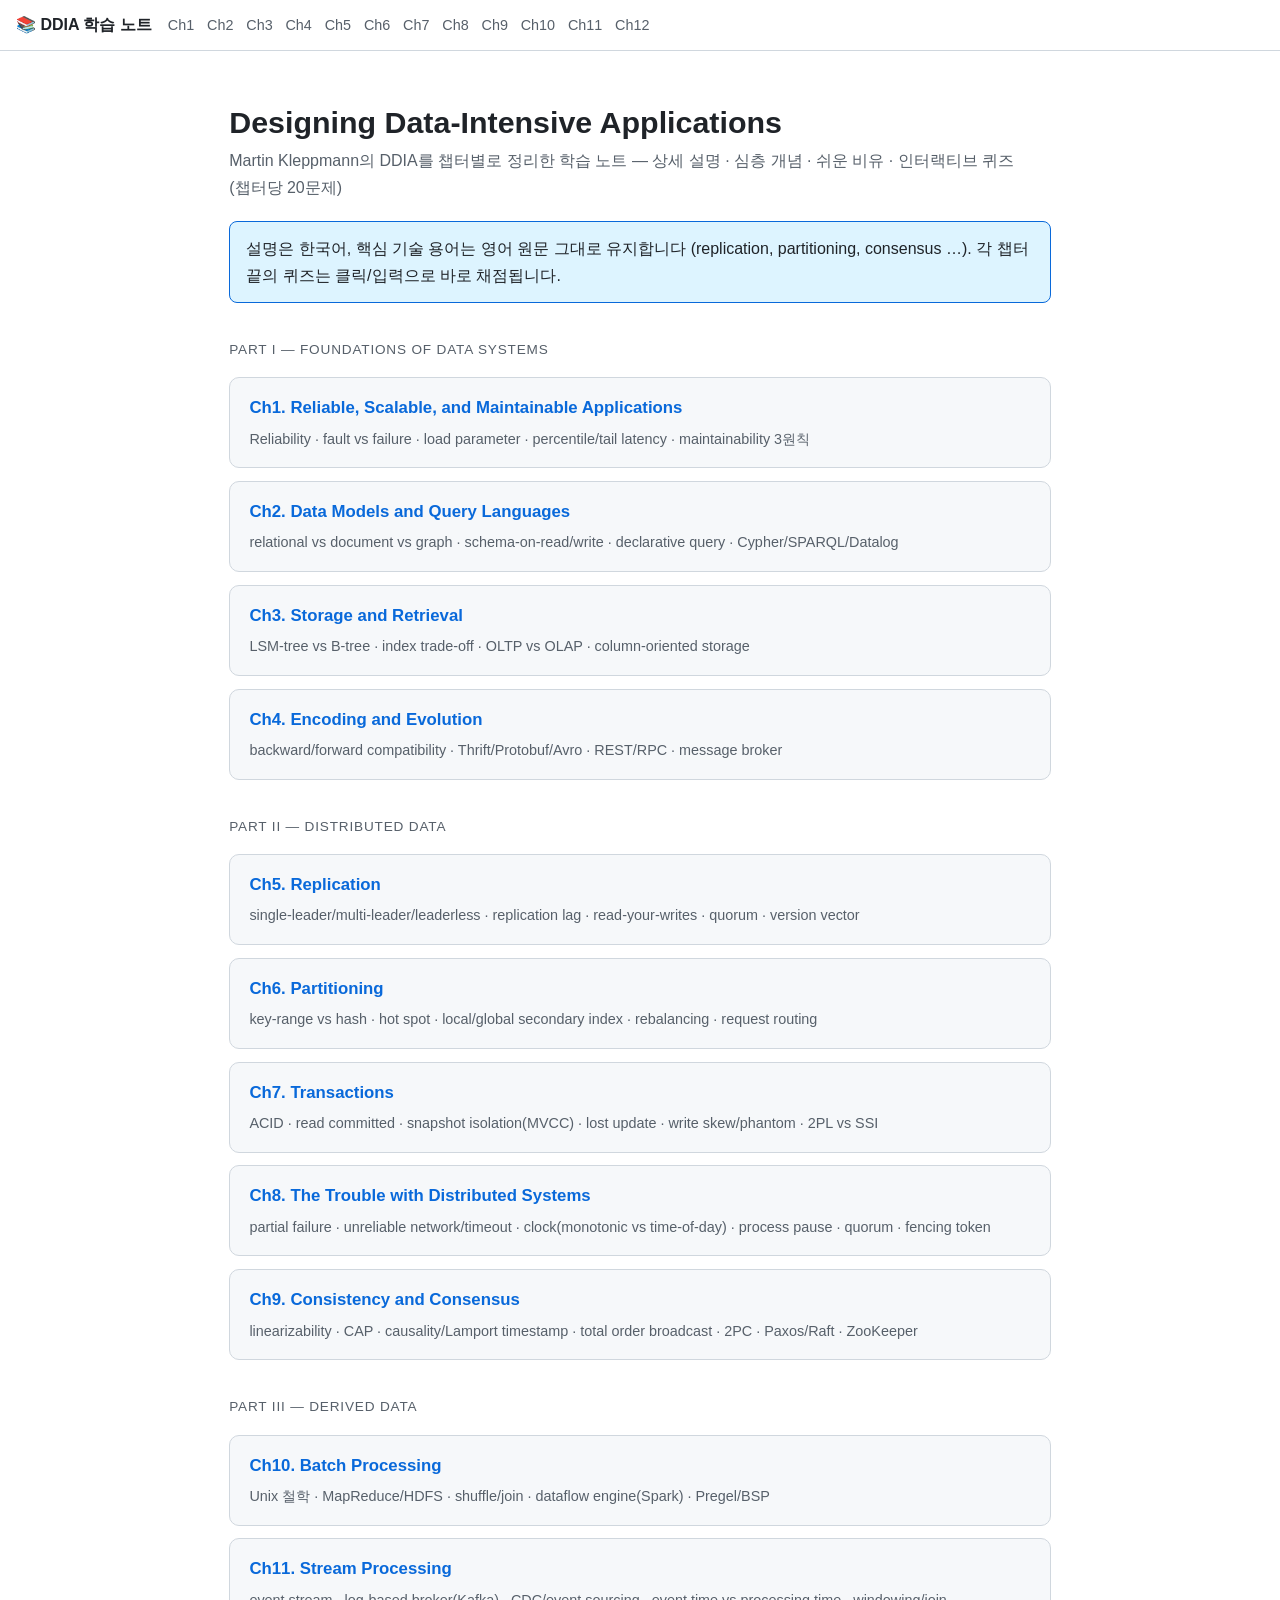
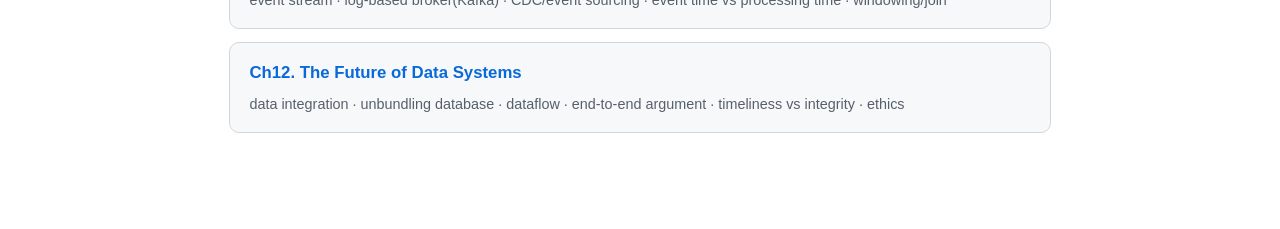
<file: docs/index.html>
<!doctype html>
<html lang="ko">
  <head>
    <meta charset="utf-8" />
    <meta name="viewport" content="width=device-width, initial-scale=1" />
    <title>DDIA 학습 노트</title>
    <link rel="stylesheet" href="assets/style.css" />
  </head>
  <body>
    <header class="site-header">
      <a href="index.html">📚 DDIA 학습 노트</a>
      <nav>
        <a href="ch01.html">Ch1</a>
        <a href="ch02.html">Ch2</a>
        <a href="ch03.html">Ch3</a>
        <a href="ch04.html">Ch4</a>
        <a href="ch05.html">Ch5</a>
        <a href="ch06.html">Ch6</a>
        <a href="ch07.html">Ch7</a>
        <a href="ch08.html">Ch8</a>
        <a href="ch09.html">Ch9</a>
        <a href="ch10.html">Ch10</a>
        <a href="ch11.html">Ch11</a>
        <a href="ch12.html">Ch12</a>
      </nav>
    </header>
    <main>
      <h1>Designing Data-Intensive Applications</h1>
      <p class="subtitle">
        Martin Kleppmann의 DDIA를 챕터별로 정리한 학습 노트 — 상세 설명 · 심층
        개념 · 쉬운 비유 · 인터랙티브 퀴즈(챕터당 20문제)
      </p>

      <div class="callout">
        설명은 한국어, 핵심 기술 용어는 영어 원문 그대로 유지합니다
        (replication, partitioning, consensus …). 각 챕터 끝의 퀴즈는
        클릭/입력으로 바로 채점됩니다.
      </div>

      <p class="part-label">Part I — Foundations of Data Systems</p>
      <ul class="chapter-list">
        <li>
          <a href="ch01.html"
            >Ch1. Reliable, Scalable, and Maintainable Applications</a
          >
          <div class="desc">
            Reliability · fault vs failure · load parameter · percentile/tail
            latency · maintainability 3원칙
          </div>
        </li>
        <li>
          <a href="ch02.html">Ch2. Data Models and Query Languages</a>
          <div class="desc">
            relational vs document vs graph · schema-on-read/write · declarative
            query · Cypher/SPARQL/Datalog
          </div>
        </li>
        <li>
          <a href="ch03.html">Ch3. Storage and Retrieval</a>
          <div class="desc">
            LSM-tree vs B-tree · index trade-off · OLTP vs OLAP ·
            column-oriented storage
          </div>
        </li>
        <li>
          <a href="ch04.html">Ch4. Encoding and Evolution</a>
          <div class="desc">
            backward/forward compatibility · Thrift/Protobuf/Avro · REST/RPC ·
            message broker
          </div>
        </li>
      </ul>

      <p class="part-label">Part II — Distributed Data</p>
      <ul class="chapter-list">
        <li>
          <a href="ch05.html">Ch5. Replication</a>
          <div class="desc">
            single-leader/multi-leader/leaderless · replication lag ·
            read-your-writes · quorum · version vector
          </div>
        </li>
        <li>
          <a href="ch06.html">Ch6. Partitioning</a>
          <div class="desc">
            key-range vs hash · hot spot · local/global secondary index ·
            rebalancing · request routing
          </div>
        </li>
        <li>
          <a href="ch07.html">Ch7. Transactions</a>
          <div class="desc">
            ACID · read committed · snapshot isolation(MVCC) · lost update ·
            write skew/phantom · 2PL vs SSI
          </div>
        </li>
        <li>
          <a href="ch08.html">Ch8. The Trouble with Distributed Systems</a>
          <div class="desc">
            partial failure · unreliable network/timeout · clock(monotonic vs
            time-of-day) · process pause · quorum · fencing token
          </div>
        </li>
        <li>
          <a href="ch09.html">Ch9. Consistency and Consensus</a>
          <div class="desc">
            linearizability · CAP · causality/Lamport timestamp · total order
            broadcast · 2PC · Paxos/Raft · ZooKeeper
          </div>
        </li>
      </ul>

      <p class="part-label">Part III — Derived Data</p>
      <ul class="chapter-list">
        <li>
          <a href="ch10.html">Ch10. Batch Processing</a>
          <div class="desc">
            Unix 철학 · MapReduce/HDFS · shuffle/join · dataflow engine(Spark) ·
            Pregel/BSP
          </div>
        </li>
        <li>
          <a href="ch11.html">Ch11. Stream Processing</a>
          <div class="desc">
            event stream · log-based broker(Kafka) · CDC/event sourcing · event
            time vs processing time · windowing/join
          </div>
        </li>
        <li>
          <a href="ch12.html">Ch12. The Future of Data Systems</a>
          <div class="desc">
            data integration · unbundling database · dataflow · end-to-end
            argument · timeliness vs integrity · ethics
          </div>
        </li>
      </ul>
    </main>
  </body>
</html>
</file>
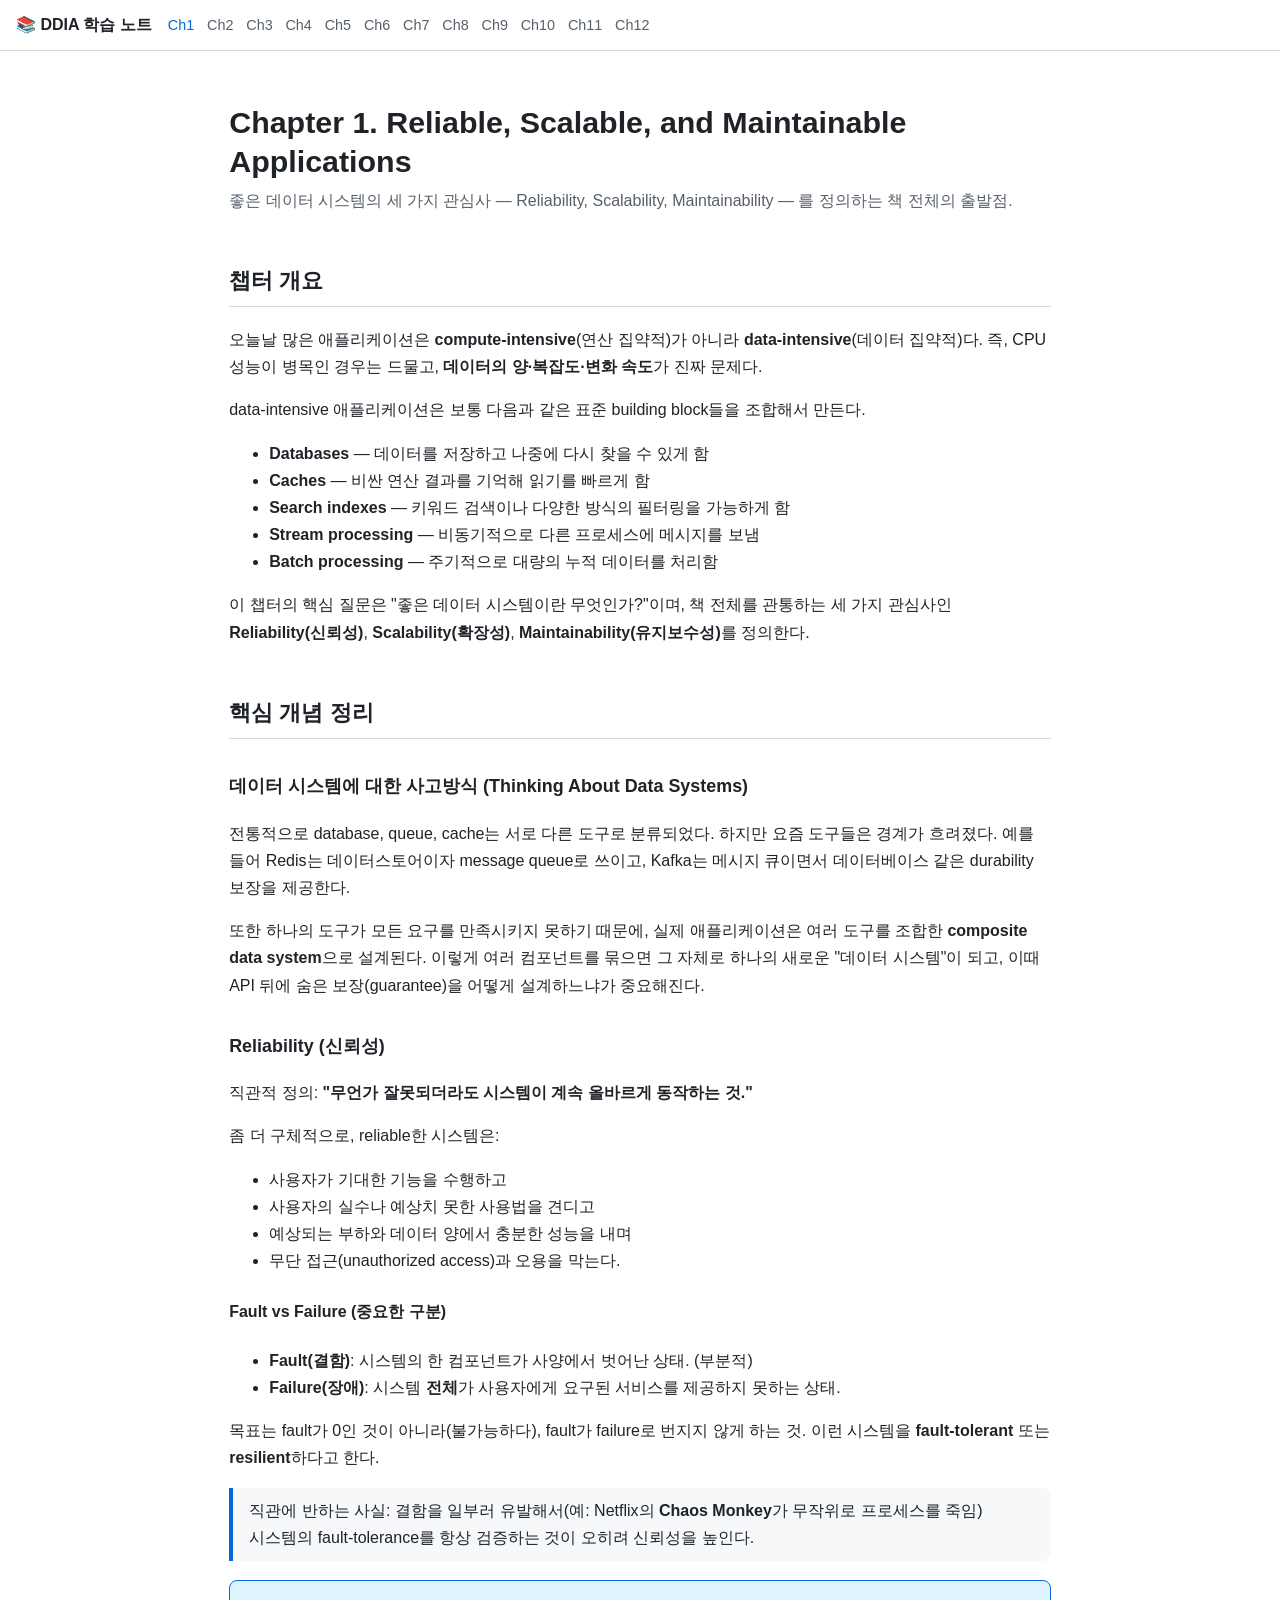
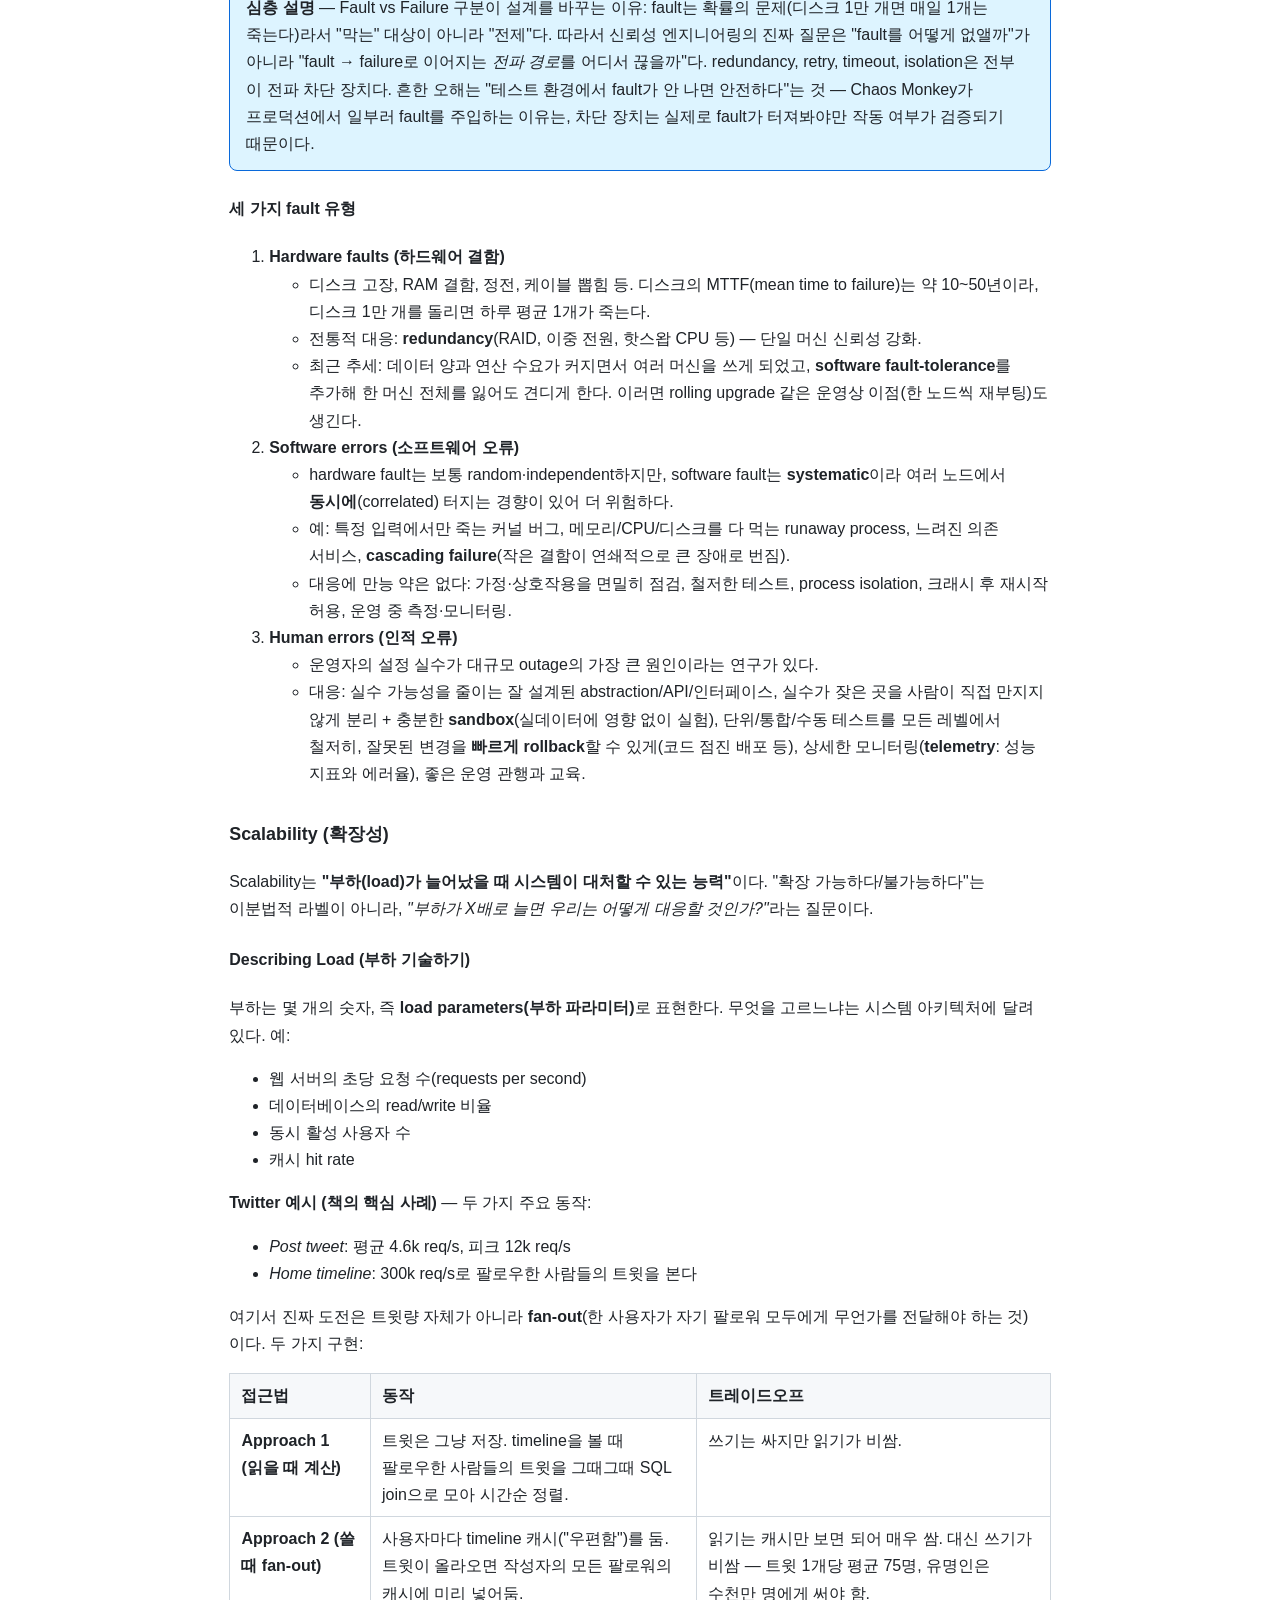
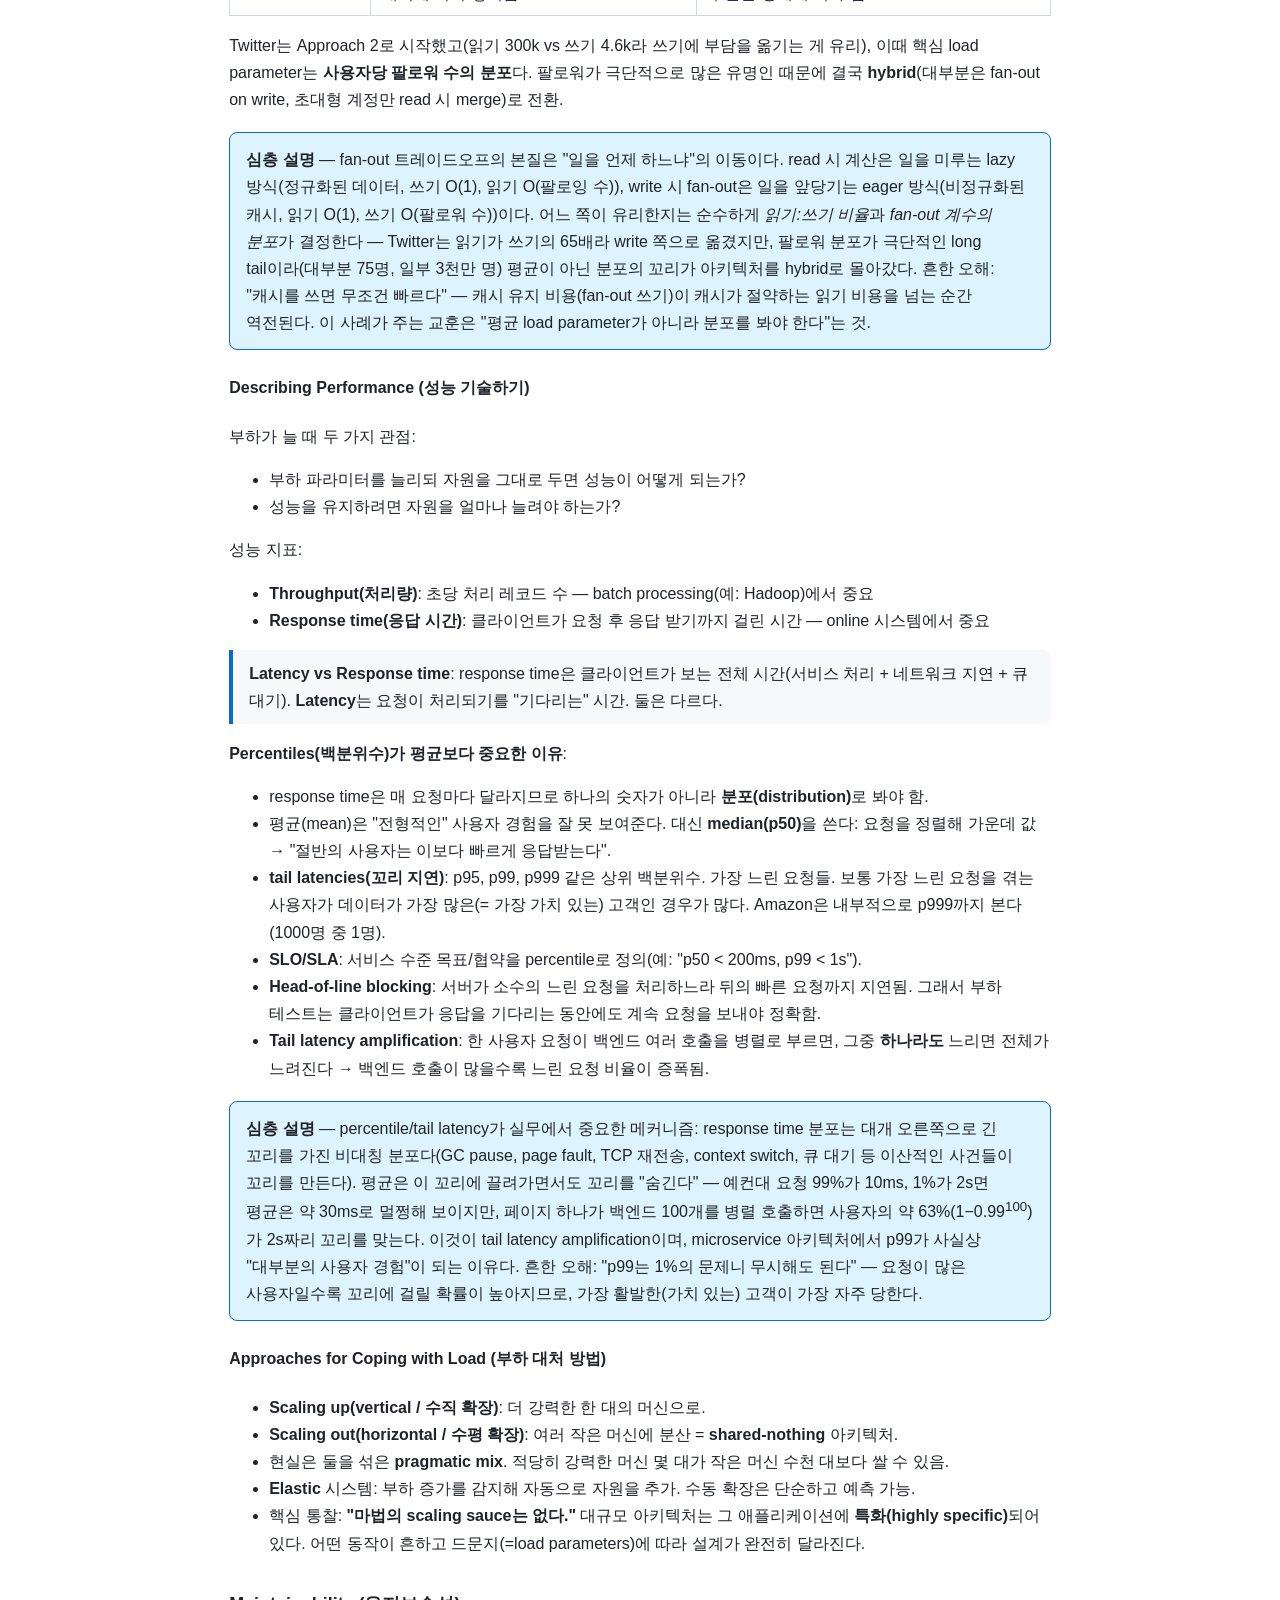
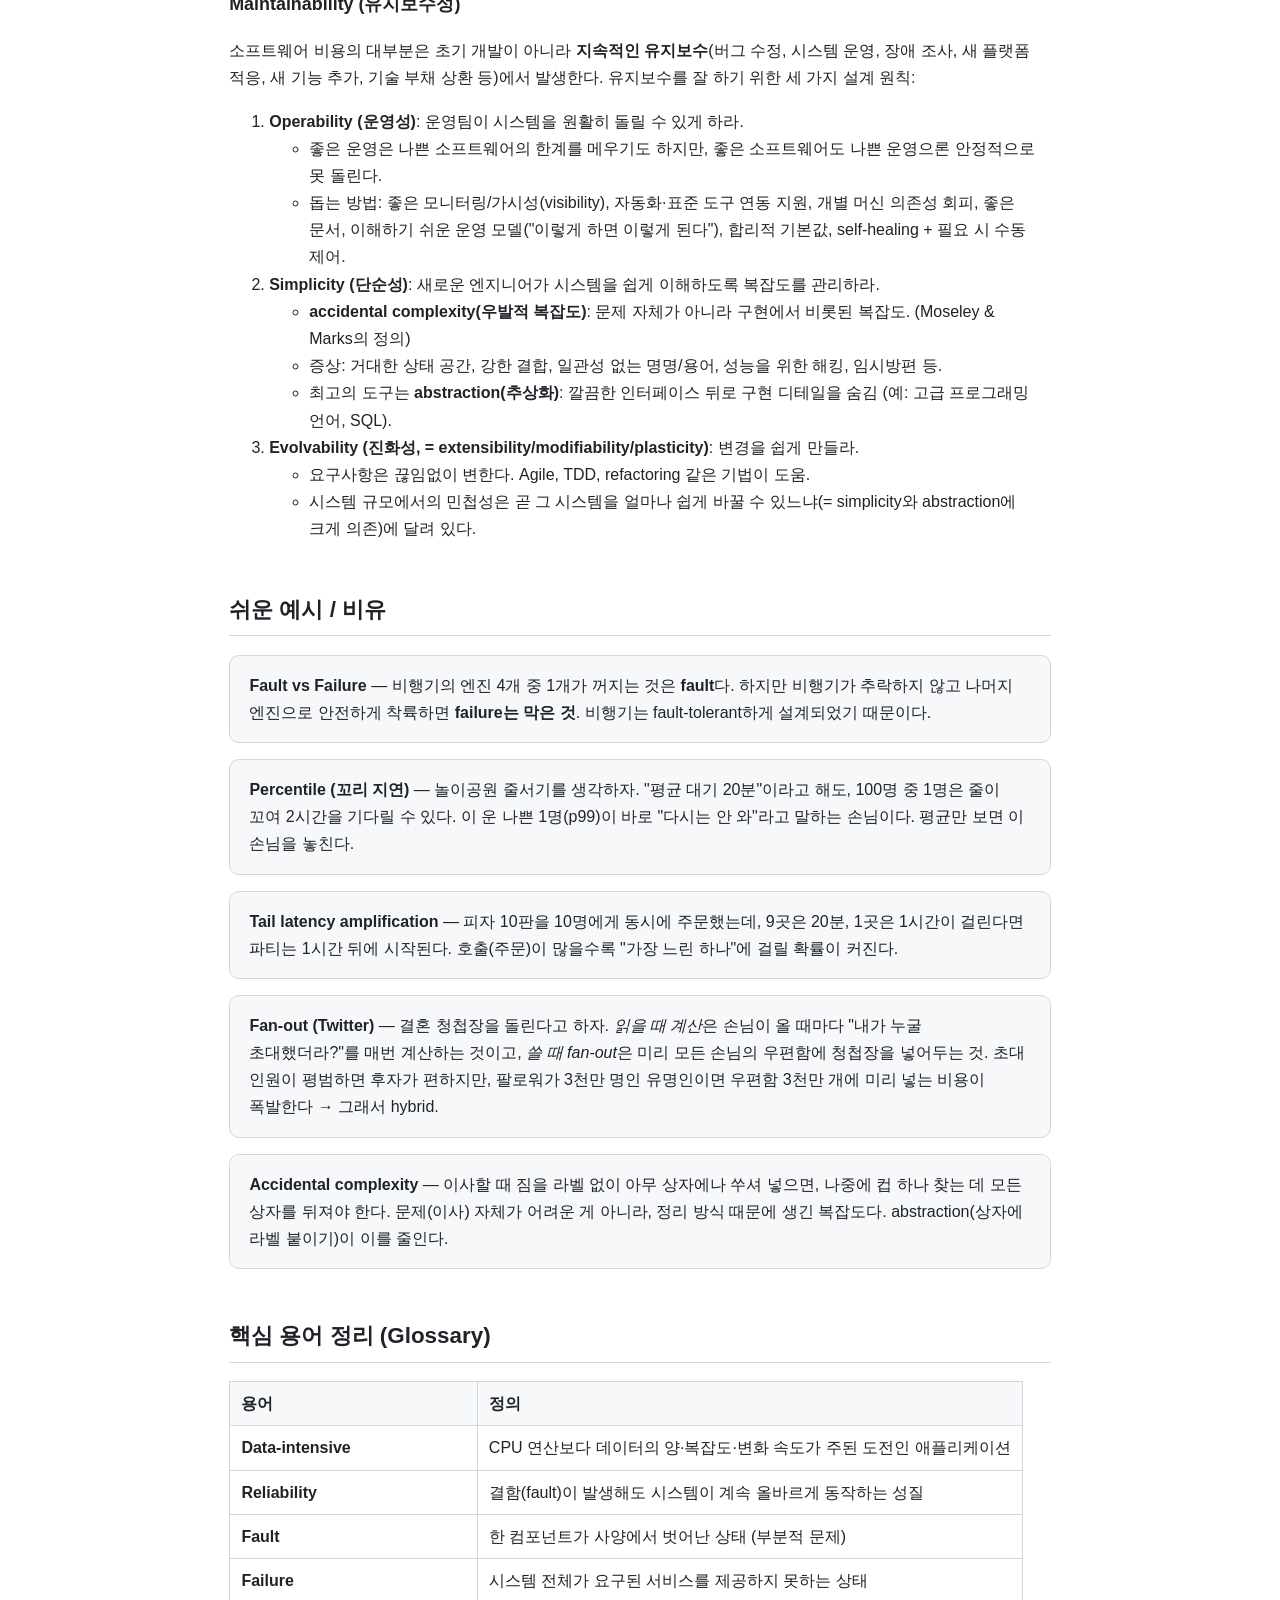
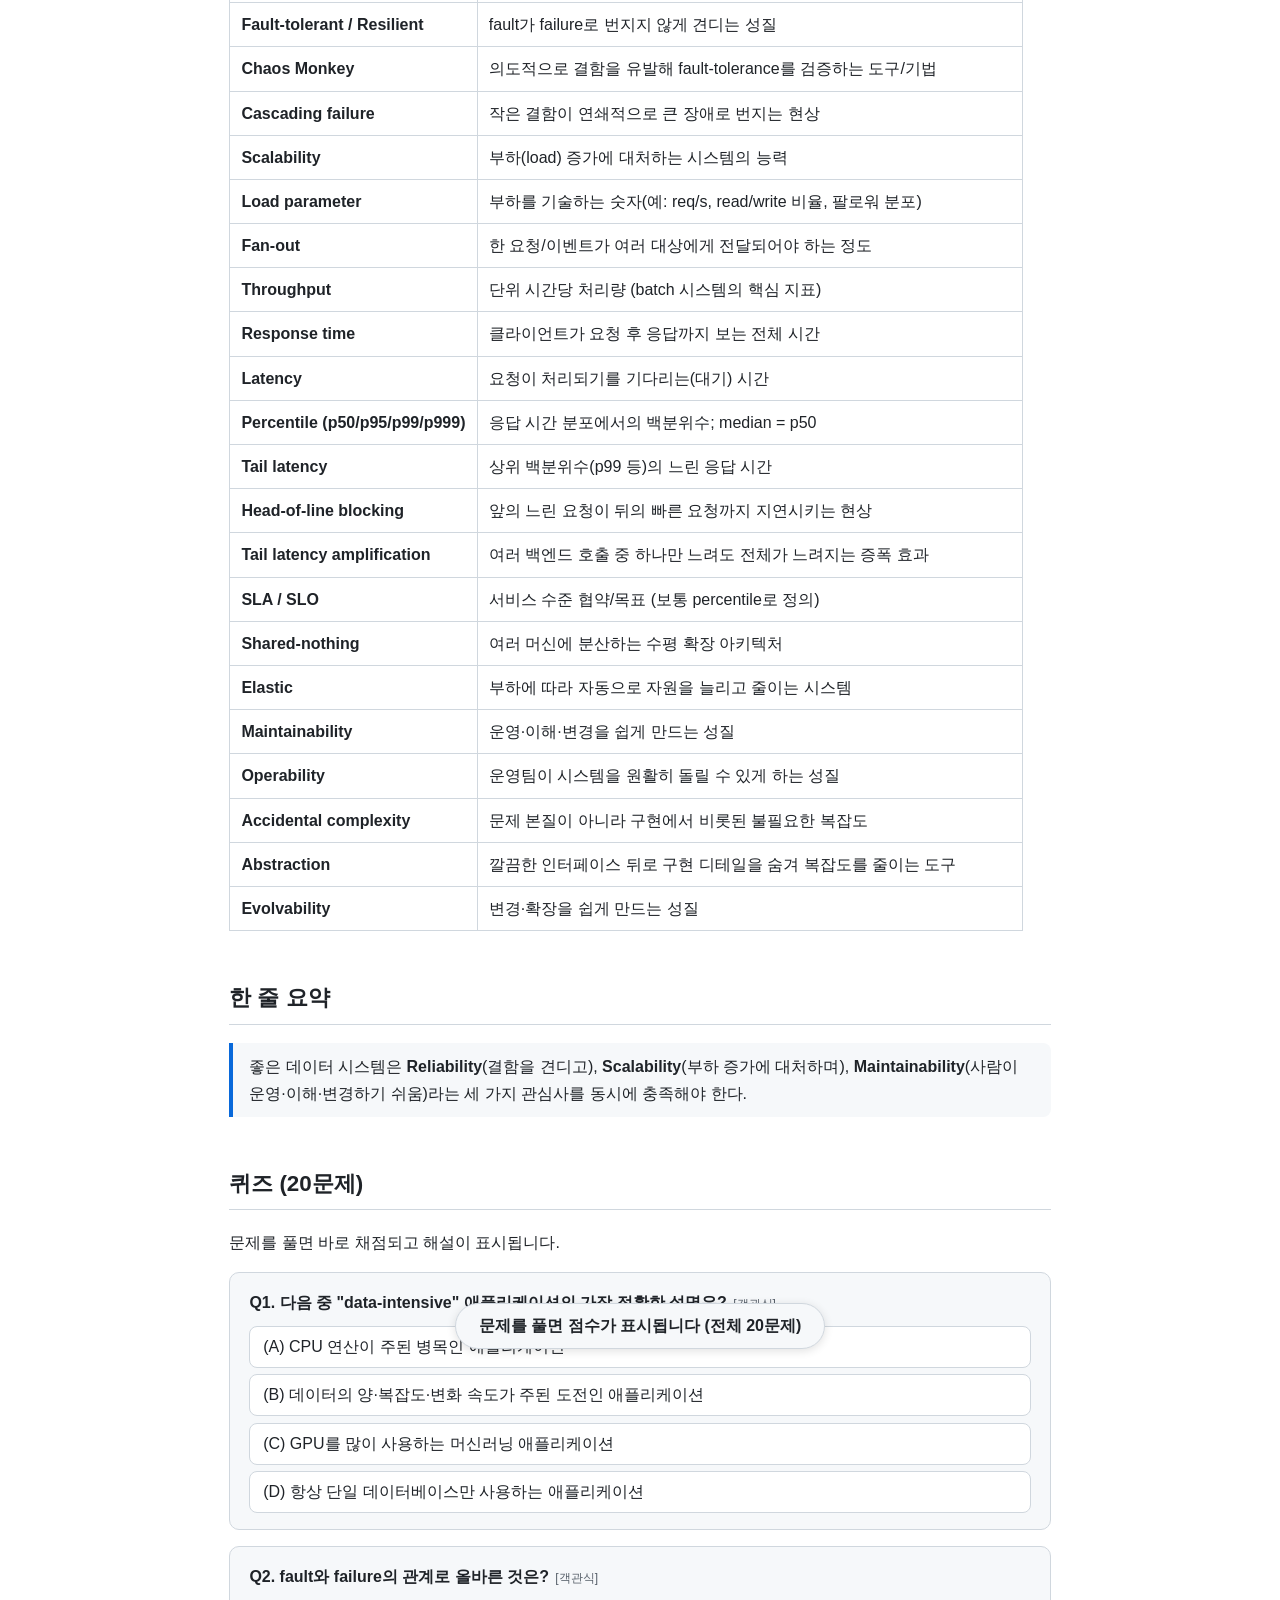
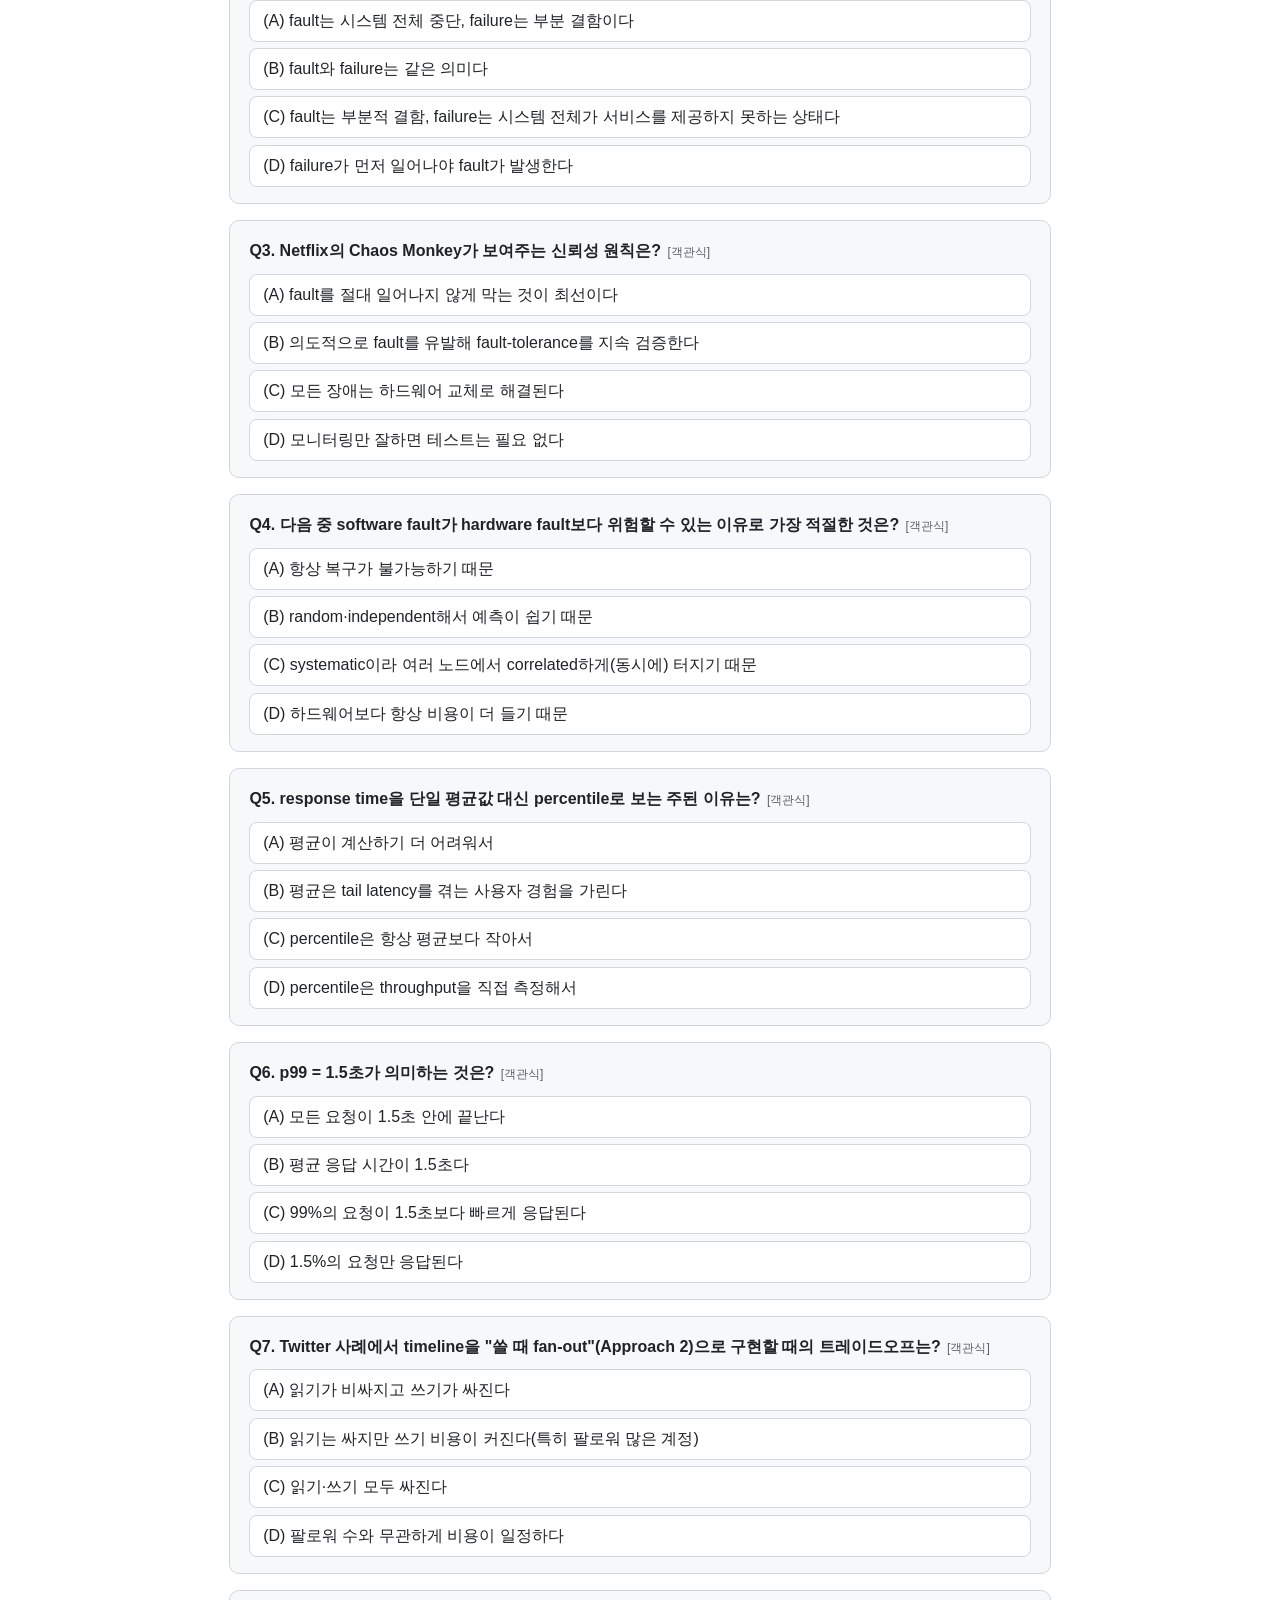
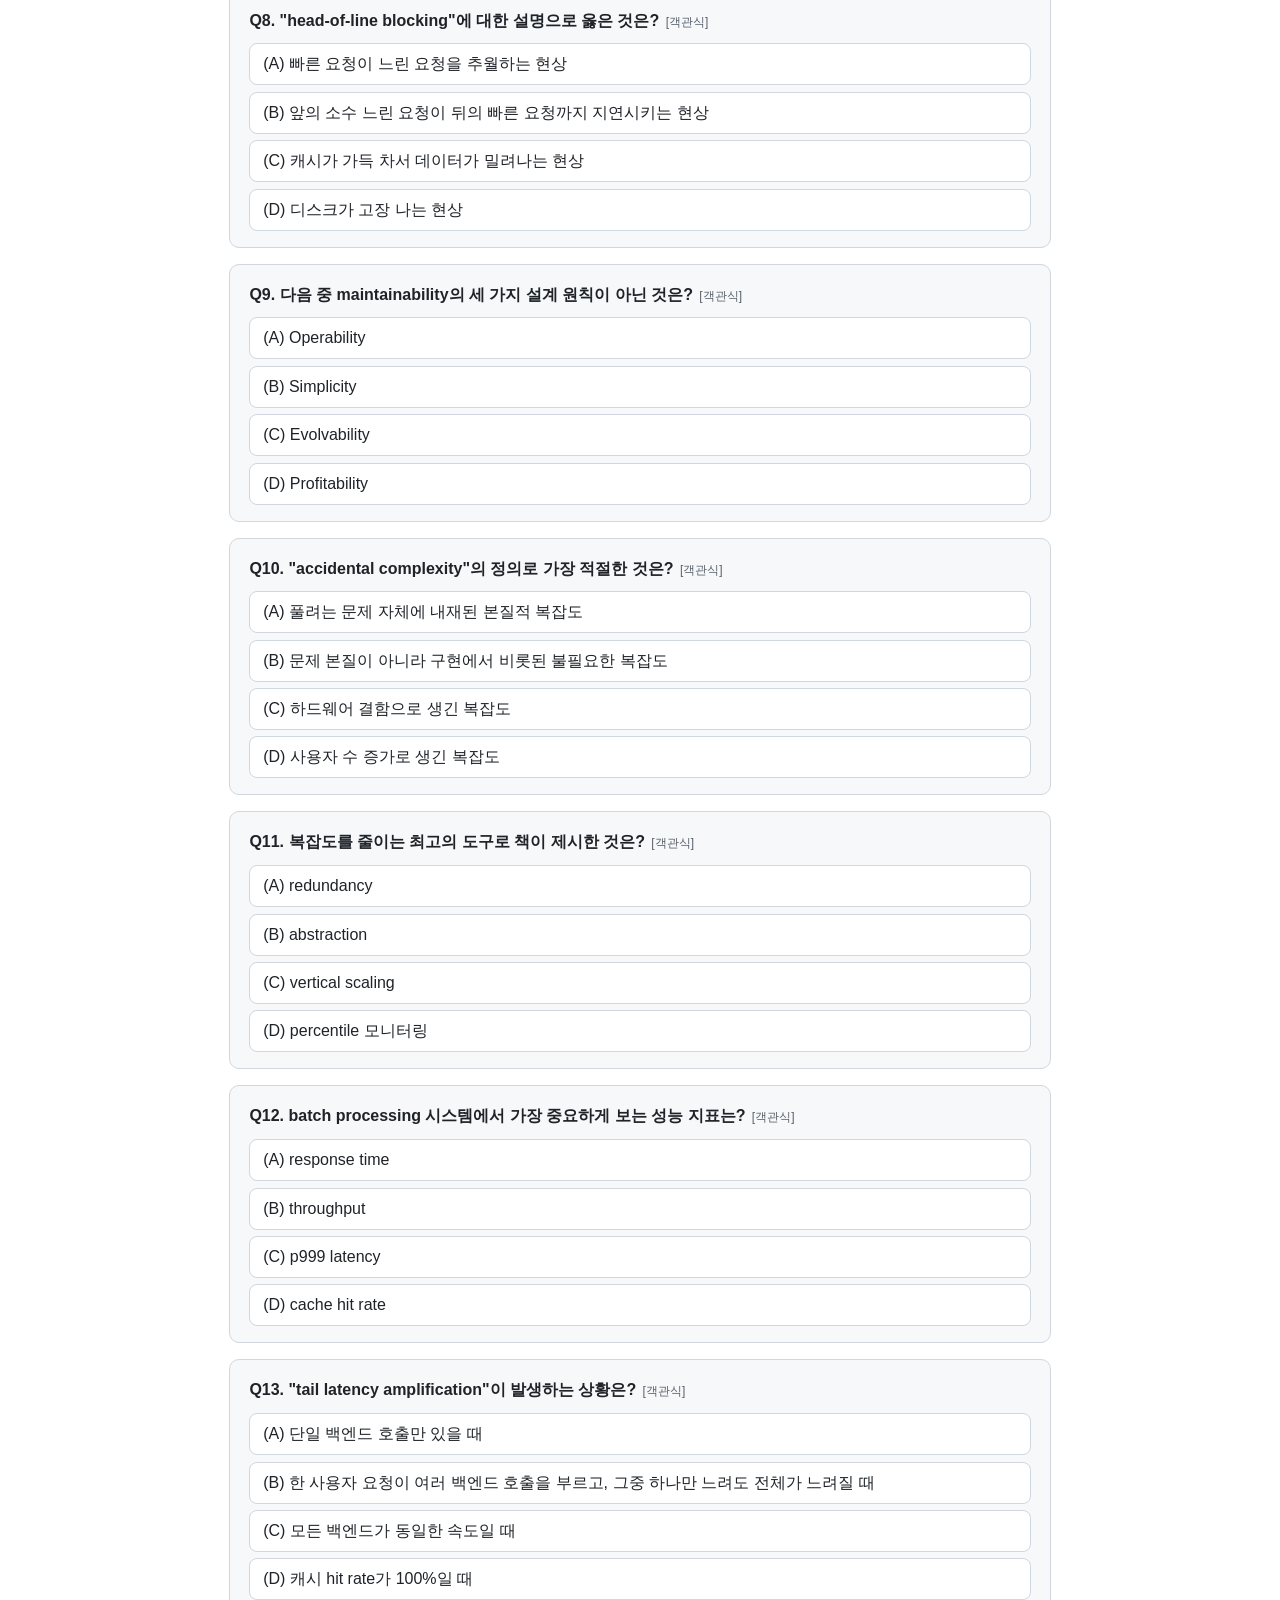
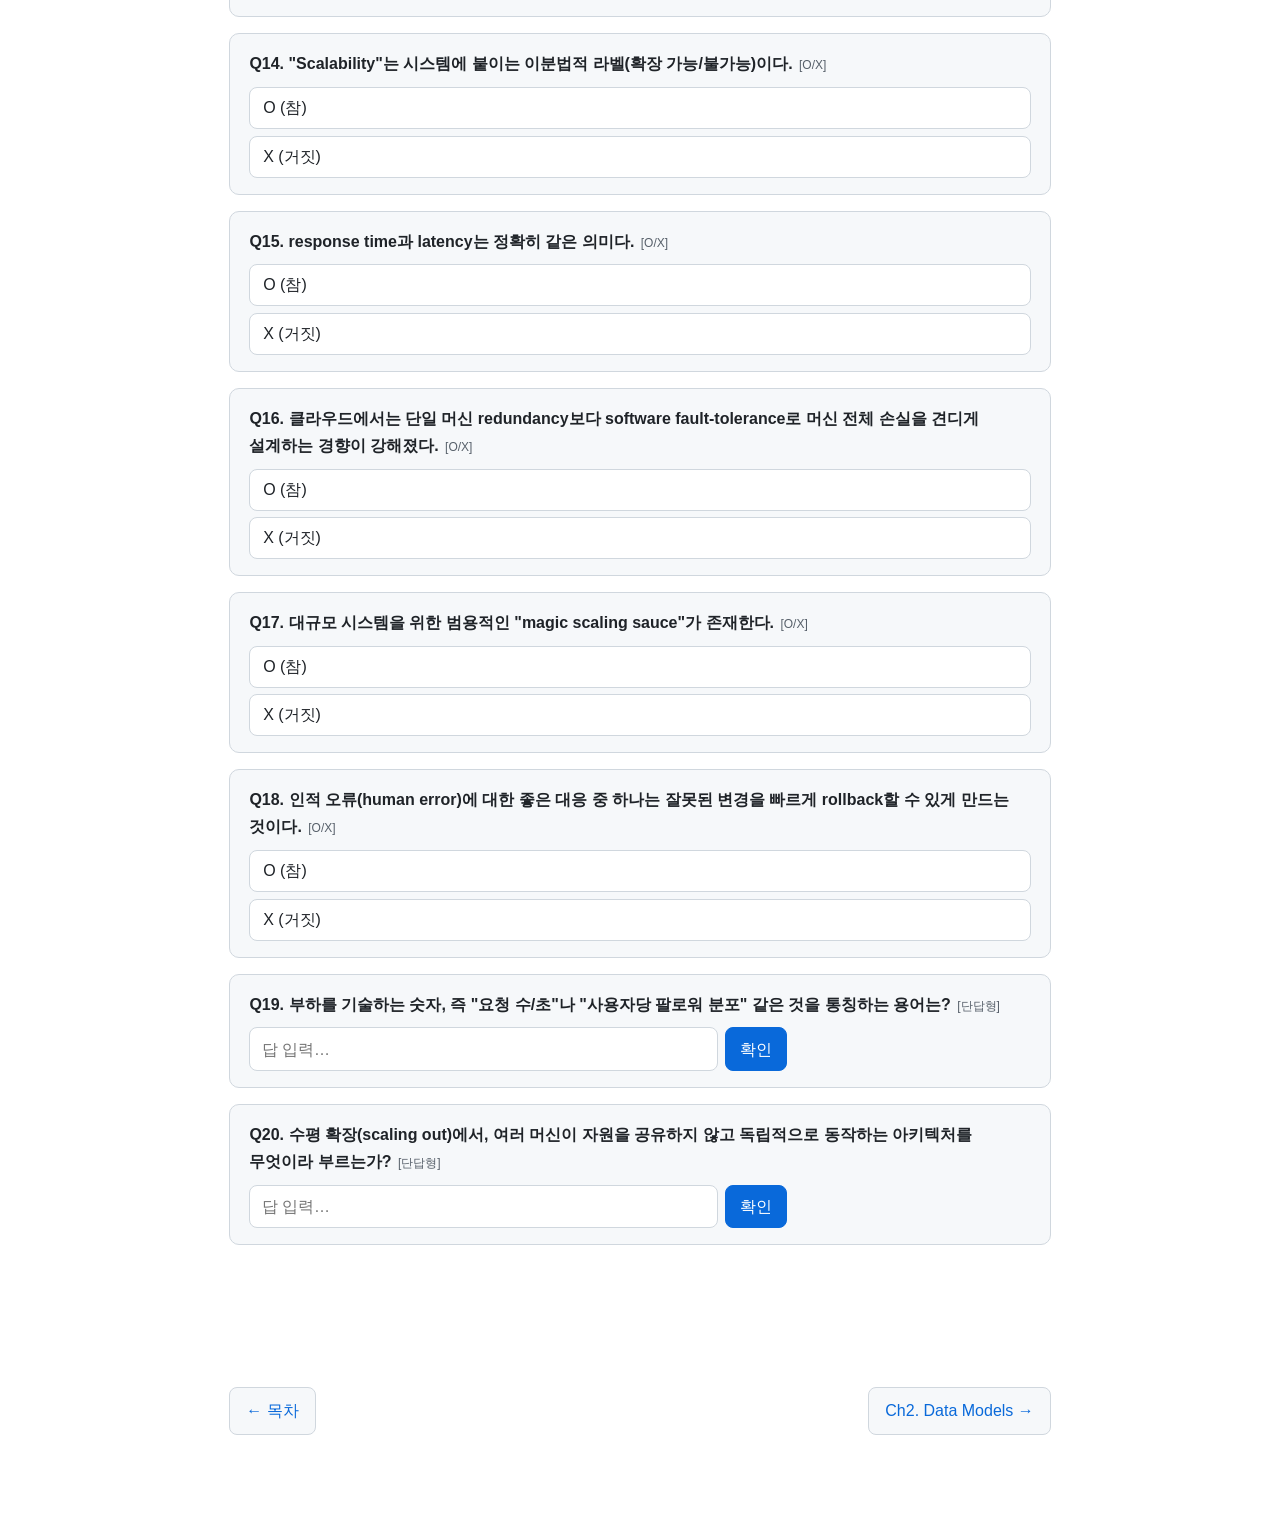
<file: docs/ch01.html>
<!doctype html>
<html lang="ko">
  <head>
    <meta charset="utf-8" />
    <meta name="viewport" content="width=device-width, initial-scale=1" />
    <title>
      Ch1. Reliable, Scalable, and Maintainable Applications — DDIA 학습 노트
    </title>
    <link rel="stylesheet" href="assets/style.css" />
  </head>
  <body>
    <header class="site-header">
      <a href="index.html">📚 DDIA 학습 노트</a>
      <nav>
        <a href="ch01.html" class="active">Ch1</a>
        <a href="ch02.html">Ch2</a>
        <a href="ch03.html">Ch3</a>
        <a href="ch04.html">Ch4</a>
    <a href="ch05.html">Ch5</a>
    <a href="ch06.html">Ch6</a>
    <a href="ch07.html">Ch7</a>
    <a href="ch08.html">Ch8</a>
    <a href="ch09.html">Ch9</a>
    <a href="ch10.html">Ch10</a>
    <a href="ch11.html">Ch11</a>
    <a href="ch12.html">Ch12</a>
      </nav>
    </header>
    <main>
      <h1>Chapter 1. Reliable, Scalable, and Maintainable Applications</h1>
      <p class="subtitle">
        좋은 데이터 시스템의 세 가지 관심사 — Reliability, Scalability,
        Maintainability — 를 정의하는 책 전체의 출발점.
      </p>

      <h2>챕터 개요</h2>
      <p>
        오늘날 많은 애플리케이션은 <strong>compute-intensive</strong>(연산
        집약적)가 아니라 <strong>data-intensive</strong>(데이터 집약적)다. 즉,
        CPU 성능이 병목인 경우는 드물고,
        <strong>데이터의 양·복잡도·변화 속도</strong>가 진짜 문제다.
      </p>
      <p>
        data-intensive 애플리케이션은 보통 다음과 같은 표준 building block들을
        조합해서 만든다.
      </p>
      <ul>
        <li>
          <strong>Databases</strong> — 데이터를 저장하고 나중에 다시 찾을 수
          있게 함
        </li>
        <li>
          <strong>Caches</strong> — 비싼 연산 결과를 기억해 읽기를 빠르게 함
        </li>
        <li>
          <strong>Search indexes</strong> — 키워드 검색이나 다양한 방식의
          필터링을 가능하게 함
        </li>
        <li>
          <strong>Stream processing</strong> — 비동기적으로 다른 프로세스에
          메시지를 보냄
        </li>
        <li>
          <strong>Batch processing</strong> — 주기적으로 대량의 누적 데이터를
          처리함
        </li>
      </ul>
      <p>
        이 챕터의 핵심 질문은 "좋은 데이터 시스템이란 무엇인가?"이며, 책 전체를
        관통하는 세 가지 관심사인 <strong>Reliability(신뢰성)</strong>,
        <strong>Scalability(확장성)</strong>,
        <strong>Maintainability(유지보수성)</strong>를 정의한다.
      </p>

      <h2>핵심 개념 정리</h2>

      <h3>데이터 시스템에 대한 사고방식 (Thinking About Data Systems)</h3>
      <p>
        전통적으로 database, queue, cache는 서로 다른 도구로 분류되었다. 하지만
        요즘 도구들은 경계가 흐려졌다. 예를 들어 Redis는 데이터스토어이자
        message queue로 쓰이고, Kafka는 메시지 큐이면서 데이터베이스 같은
        durability 보장을 제공한다.
      </p>
      <p>
        또한 하나의 도구가 모든 요구를 만족시키지 못하기 때문에, 실제
        애플리케이션은 여러 도구를 조합한
        <strong>composite data system</strong>으로 설계된다. 이렇게 여러
        컴포넌트를 묶으면 그 자체로 하나의 새로운 "데이터 시스템"이 되고, 이때
        API 뒤에 숨은 보장(guarantee)을 어떻게 설계하느냐가 중요해진다.
      </p>

      <h3>Reliability (신뢰성)</h3>
      <p>
        직관적 정의:
        <strong
          >"무언가 잘못되더라도 시스템이 계속 올바르게 동작하는 것."</strong
        >
      </p>
      <p>좀 더 구체적으로, reliable한 시스템은:</p>
      <ul>
        <li>사용자가 기대한 기능을 수행하고</li>
        <li>사용자의 실수나 예상치 못한 사용법을 견디고</li>
        <li>예상되는 부하와 데이터 양에서 충분한 성능을 내며</li>
        <li>무단 접근(unauthorized access)과 오용을 막는다.</li>
      </ul>

      <h4>Fault vs Failure (중요한 구분)</h4>
      <ul>
        <li>
          <strong>Fault(결함)</strong>: 시스템의 한 컴포넌트가 사양에서 벗어난
          상태. (부분적)
        </li>
        <li>
          <strong>Failure(장애)</strong>: 시스템 <strong>전체</strong>가
          사용자에게 요구된 서비스를 제공하지 못하는 상태.
        </li>
      </ul>
      <p>
        목표는 fault가 0인 것이 아니라(불가능하다), fault가 failure로 번지지
        않게 하는 것. 이런 시스템을 <strong>fault-tolerant</strong> 또는
        <strong>resilient</strong>하다고 한다.
      </p>
      <blockquote>
        직관에 반하는 사실: 결함을 일부러 유발해서(예: Netflix의
        <strong>Chaos Monkey</strong>가 무작위로 프로세스를 죽임) 시스템의
        fault-tolerance를 항상 검증하는 것이 오히려 신뢰성을 높인다.
      </blockquote>
      <div class="callout">
        <strong>심층 설명</strong> — Fault vs Failure 구분이 설계를 바꾸는 이유:
        fault는 확률의 문제(디스크 1만 개면 매일 1개는 죽는다)라서 "막는" 대상이
        아니라 "전제"다. 따라서 신뢰성 엔지니어링의 진짜 질문은 "fault를 어떻게
        없앨까"가 아니라 "fault → failure로 이어지는 <em>전파 경로</em>를 어디서
        끊을까"다. redundancy, retry, timeout, isolation은 전부 이 전파 차단
        장치다. 흔한 오해는 "테스트 환경에서 fault가 안 나면 안전하다"는 것 —
        Chaos Monkey가 프로덕션에서 일부러 fault를 주입하는 이유는, 차단 장치는
        실제로 fault가 터져봐야만 작동 여부가 검증되기 때문이다.
      </div>

      <h4>세 가지 fault 유형</h4>
      <ol>
        <li>
          <strong>Hardware faults (하드웨어 결함)</strong>
          <ul>
            <li>
              디스크 고장, RAM 결함, 정전, 케이블 뽑힘 등. 디스크의 MTTF(mean
              time to failure)는 약 10~50년이라, 디스크 1만 개를 돌리면 하루
              평균 1개가 죽는다.
            </li>
            <li>
              전통적 대응: <strong>redundancy</strong>(RAID, 이중 전원, 핫스왑
              CPU 등) — 단일 머신 신뢰성 강화.
            </li>
            <li>
              최근 추세: 데이터 양과 연산 수요가 커지면서 여러 머신을 쓰게
              되었고, <strong>software fault-tolerance</strong>를 추가해 한 머신
              전체를 잃어도 견디게 한다. 이러면 rolling upgrade 같은 운영상
              이점(한 노드씩 재부팅)도 생긴다.
            </li>
          </ul>
        </li>
        <li>
          <strong>Software errors (소프트웨어 오류)</strong>
          <ul>
            <li>
              hardware fault는 보통 random·independent하지만, software fault는
              <strong>systematic</strong>이라 여러 노드에서
              <strong>동시에</strong>(correlated) 터지는 경향이 있어 더
              위험하다.
            </li>
            <li>
              예: 특정 입력에서만 죽는 커널 버그, 메모리/CPU/디스크를 다 먹는
              runaway process, 느려진 의존 서비스,
              <strong>cascading failure</strong>(작은 결함이 연쇄적으로 큰
              장애로 번짐).
            </li>
            <li>
              대응에 만능 약은 없다: 가정·상호작용을 면밀히 점검, 철저한 테스트,
              process isolation, 크래시 후 재시작 허용, 운영 중 측정·모니터링.
            </li>
          </ul>
        </li>
        <li>
          <strong>Human errors (인적 오류)</strong>
          <ul>
            <li>
              운영자의 설정 실수가 대규모 outage의 가장 큰 원인이라는 연구가
              있다.
            </li>
            <li>
              대응: 실수 가능성을 줄이는 잘 설계된 abstraction/API/인터페이스,
              실수가 잦은 곳을 사람이 직접 만지지 않게 분리 + 충분한
              <strong>sandbox</strong>(실데이터에 영향 없이 실험),
              단위/통합/수동 테스트를 모든 레벨에서 철저히, 잘못된 변경을
              <strong>빠르게 rollback</strong>할 수 있게(코드 점진 배포 등),
              상세한 모니터링(<strong>telemetry</strong>: 성능 지표와 에러율),
              좋은 운영 관행과 교육.
            </li>
          </ul>
        </li>
      </ol>

      <h3>Scalability (확장성)</h3>
      <p>
        Scalability는
        <strong>"부하(load)가 늘어났을 때 시스템이 대처할 수 있는 능력"</strong
        >이다. "확장 가능하다/불가능하다"는 이분법적 라벨이 아니라,
        <em>"부하가 X배로 늘면 우리는 어떻게 대응할 것인가?"</em>라는 질문이다.
      </p>

      <h4>Describing Load (부하 기술하기)</h4>
      <p>
        부하는 몇 개의 숫자, 즉
        <strong>load parameters(부하 파라미터)</strong>로 표현한다. 무엇을
        고르느냐는 시스템 아키텍처에 달려 있다. 예:
      </p>
      <ul>
        <li>웹 서버의 초당 요청 수(requests per second)</li>
        <li>데이터베이스의 read/write 비율</li>
        <li>동시 활성 사용자 수</li>
        <li>캐시 hit rate</li>
      </ul>
      <p><strong>Twitter 예시 (책의 핵심 사례)</strong> — 두 가지 주요 동작:</p>
      <ul>
        <li><em>Post tweet</em>: 평균 4.6k req/s, 피크 12k req/s</li>
        <li>
          <em>Home timeline</em>: 300k req/s로 팔로우한 사람들의 트윗을 본다
        </li>
      </ul>
      <p>
        여기서 진짜 도전은 트윗량 자체가 아니라 <strong>fan-out</strong>(한
        사용자가 자기 팔로워 모두에게 무언가를 전달해야 하는 것)이다. 두 가지
        구현:
      </p>
      <table>
        <thead>
          <tr>
            <th>접근법</th>
            <th>동작</th>
            <th>트레이드오프</th>
          </tr>
        </thead>
        <tbody>
          <tr>
            <td><strong>Approach 1 (읽을 때 계산)</strong></td>
            <td>
              트윗은 그냥 저장. timeline을 볼 때 팔로우한 사람들의 트윗을
              그때그때 SQL join으로 모아 시간순 정렬.
            </td>
            <td>쓰기는 싸지만 읽기가 비쌈.</td>
          </tr>
          <tr>
            <td><strong>Approach 2 (쓸 때 fan-out)</strong></td>
            <td>
              사용자마다 timeline 캐시("우편함")를 둠. 트윗이 올라오면 작성자의
              모든 팔로워의 캐시에 미리 넣어둠.
            </td>
            <td>
              읽기는 캐시만 보면 되어 매우 쌈. 대신 쓰기가 비쌈 — 트윗 1개당
              평균 75명, 유명인은 수천만 명에게 써야 함.
            </td>
          </tr>
        </tbody>
      </table>
      <p>
        Twitter는 Approach 2로 시작했고(읽기 300k vs 쓰기 4.6k라 쓰기에 부담을
        옮기는 게 유리), 이때 핵심 load parameter는
        <strong>사용자당 팔로워 수의 분포</strong>다. 팔로워가 극단적으로 많은
        유명인 때문에 결국 <strong>hybrid</strong>(대부분은 fan-out on write,
        초대형 계정만 read 시 merge)로 전환.
      </p>
      <div class="callout">
        <strong>심층 설명</strong> — fan-out 트레이드오프의 본질은 "일을 언제
        하느냐"의 이동이다. read 시 계산은 일을 미루는 lazy 방식(정규화된
        데이터, 쓰기 O(1), 읽기 O(팔로잉 수)), write 시 fan-out은 일을 앞당기는
        eager 방식(비정규화된 캐시, 읽기 O(1), 쓰기 O(팔로워 수))이다. 어느 쪽이
        유리한지는 순수하게 <em>읽기:쓰기 비율</em>과
        <em>fan-out 계수의 분포</em>가 결정한다 — Twitter는 읽기가 쓰기의 65배라
        write 쪽으로 옮겼지만, 팔로워 분포가 극단적인 long tail이라(대부분 75명,
        일부 3천만 명) 평균이 아닌 분포의 꼬리가 아키텍처를 hybrid로 몰아갔다.
        흔한 오해: "캐시를 쓰면 무조건 빠르다" — 캐시 유지 비용(fan-out 쓰기)이
        캐시가 절약하는 읽기 비용을 넘는 순간 역전된다. 이 사례가 주는 교훈은
        "평균 load parameter가 아니라 분포를 봐야 한다"는 것.
      </div>

      <h4>Describing Performance (성능 기술하기)</h4>
      <p>부하가 늘 때 두 가지 관점:</p>
      <ul>
        <li>부하 파라미터를 늘리되 자원을 그대로 두면 성능이 어떻게 되는가?</li>
        <li>성능을 유지하려면 자원을 얼마나 늘려야 하는가?</li>
      </ul>
      <p>성능 지표:</p>
      <ul>
        <li>
          <strong>Throughput(처리량)</strong>: 초당 처리 레코드 수 — batch
          processing(예: Hadoop)에서 중요
        </li>
        <li>
          <strong>Response time(응답 시간)</strong>: 클라이언트가 요청 후 응답
          받기까지 걸린 시간 — online 시스템에서 중요
        </li>
      </ul>
      <blockquote>
        <strong>Latency vs Response time</strong>: response time은 클라이언트가
        보는 전체 시간(서비스 처리 + 네트워크 지연 + 큐 대기).
        <strong>Latency</strong>는 요청이 처리되기를 "기다리는" 시간. 둘은
        다르다.
      </blockquote>
      <p><strong>Percentiles(백분위수)가 평균보다 중요한 이유</strong>:</p>
      <ul>
        <li>
          response time은 매 요청마다 달라지므로 하나의 숫자가 아니라
          <strong>분포(distribution)</strong>로 봐야 함.
        </li>
        <li>
          평균(mean)은 "전형적인" 사용자 경험을 잘 못 보여준다. 대신
          <strong>median(p50)</strong>을 쓴다: 요청을 정렬해 가운데 값 → "절반의
          사용자는 이보다 빠르게 응답받는다".
        </li>
        <li>
          <strong>tail latencies(꼬리 지연)</strong>: p95, p99, p999 같은 상위
          백분위수. 가장 느린 요청들. 보통 가장 느린 요청을 겪는 사용자가
          데이터가 가장 많은(= 가장 가치 있는) 고객인 경우가 많다. Amazon은
          내부적으로 p999까지 본다(1000명 중 1명).
        </li>
        <li>
          <strong>SLO/SLA</strong>: 서비스 수준 목표/협약을 percentile로
          정의(예: "p50 &lt; 200ms, p99 &lt; 1s").
        </li>
        <li>
          <strong>Head-of-line blocking</strong>: 서버가 소수의 느린 요청을
          처리하느라 뒤의 빠른 요청까지 지연됨. 그래서 부하 테스트는
          클라이언트가 응답을 기다리는 동안에도 계속 요청을 보내야 정확함.
        </li>
        <li>
          <strong>Tail latency amplification</strong>: 한 사용자 요청이 백엔드
          여러 호출을 병렬로 부르면, 그중 <strong>하나라도</strong> 느리면
          전체가 느려진다 → 백엔드 호출이 많을수록 느린 요청 비율이 증폭됨.
        </li>
      </ul>
      <div class="callout">
        <strong>심층 설명</strong> — percentile/tail latency가 실무에서 중요한
        메커니즘: response time 분포는 대개 오른쪽으로 긴 꼬리를 가진 비대칭
        분포다(GC pause, page fault, TCP 재전송, context switch, 큐 대기 등
        이산적인 사건들이 꼬리를 만든다). 평균은 이 꼬리에 끌려가면서도 꼬리를
        "숨긴다" — 예컨대 요청 99%가 10ms, 1%가 2s면 평균은 약 30ms로 멀쩡해
        보이지만, 페이지 하나가 백엔드 100개를 병렬 호출하면 사용자의 약
        63%(1−0.99<sup>100</sup>)가 2s짜리 꼬리를 맞는다. 이것이 tail latency
        amplification이며, microservice 아키텍처에서 p99가 사실상 "대부분의
        사용자 경험"이 되는 이유다. 흔한 오해: "p99는 1%의 문제니 무시해도 된다"
        — 요청이 많은 사용자일수록 꼬리에 걸릴 확률이 높아지므로, 가장
        활발한(가치 있는) 고객이 가장 자주 당한다.
      </div>

      <h4>Approaches for Coping with Load (부하 대처 방법)</h4>
      <ul>
        <li>
          <strong>Scaling up(vertical / 수직 확장)</strong>: 더 강력한 한 대의
          머신으로.
        </li>
        <li>
          <strong>Scaling out(horizontal / 수평 확장)</strong>: 여러 작은 머신에
          분산 = <strong>shared-nothing</strong> 아키텍처.
        </li>
        <li>
          현실은 둘을 섞은 <strong>pragmatic mix</strong>. 적당히 강력한 머신 몇
          대가 작은 머신 수천 대보다 쌀 수 있음.
        </li>
        <li>
          <strong>Elastic</strong> 시스템: 부하 증가를 감지해 자동으로 자원을
          추가. 수동 확장은 단순하고 예측 가능.
        </li>
        <li>
          핵심 통찰: <strong>"마법의 scaling sauce는 없다."</strong> 대규모
          아키텍처는 그 애플리케이션에
          <strong>특화(highly specific)</strong>되어 있다. 어떤 동작이 흔하고
          드문지(=load parameters)에 따라 설계가 완전히 달라진다.
        </li>
      </ul>

      <h3>Maintainability (유지보수성)</h3>
      <p>
        소프트웨어 비용의 대부분은 초기 개발이 아니라
        <strong>지속적인 유지보수</strong>(버그 수정, 시스템 운영, 장애 조사, 새
        플랫폼 적응, 새 기능 추가, 기술 부채 상환 등)에서 발생한다. 유지보수를
        잘 하기 위한 세 가지 설계 원칙:
      </p>
      <ol>
        <li>
          <strong>Operability (운영성)</strong>: 운영팀이 시스템을 원활히 돌릴
          수 있게 하라.
          <ul>
            <li>
              좋은 운영은 나쁜 소프트웨어의 한계를 메우기도 하지만, 좋은
              소프트웨어도 나쁜 운영으론 안정적으로 못 돌린다.
            </li>
            <li>
              돕는 방법: 좋은 모니터링/가시성(visibility), 자동화·표준 도구 연동
              지원, 개별 머신 의존성 회피, 좋은 문서, 이해하기 쉬운 운영
              모델("이렇게 하면 이렇게 된다"), 합리적 기본값, self-healing +
              필요 시 수동 제어.
            </li>
          </ul>
        </li>
        <li>
          <strong>Simplicity (단순성)</strong>: 새로운 엔지니어가 시스템을 쉽게
          이해하도록 복잡도를 관리하라.
          <ul>
            <li>
              <strong>accidental complexity(우발적 복잡도)</strong>: 문제 자체가
              아니라 구현에서 비롯된 복잡도. (Moseley &amp; Marks의 정의)
            </li>
            <li>
              증상: 거대한 상태 공간, 강한 결합, 일관성 없는 명명/용어, 성능을
              위한 해킹, 임시방편 등.
            </li>
            <li>
              최고의 도구는 <strong>abstraction(추상화)</strong>: 깔끔한
              인터페이스 뒤로 구현 디테일을 숨김 (예: 고급 프로그래밍 언어,
              SQL).
            </li>
          </ul>
        </li>
        <li>
          <strong
            >Evolvability (진화성, =
            extensibility/modifiability/plasticity)</strong
          >: 변경을 쉽게 만들라.
          <ul>
            <li>
              요구사항은 끊임없이 변한다. Agile, TDD, refactoring 같은 기법이
              도움.
            </li>
            <li>
              시스템 규모에서의 민첩성은 곧 그 시스템을 얼마나 쉽게 바꿀 수
              있느냐(= simplicity와 abstraction에 크게 의존)에 달려 있다.
            </li>
          </ul>
        </li>
      </ol>

      <h2>쉬운 예시 / 비유</h2>
      <div class="card">
        <strong>Fault vs Failure</strong> — 비행기의 엔진 4개 중 1개가 꺼지는
        것은 <strong>fault</strong>다. 하지만 비행기가 추락하지 않고 나머지
        엔진으로 안전하게 착륙하면 <strong>failure는 막은 것</strong>. 비행기는
        fault-tolerant하게 설계되었기 때문이다.
      </div>
      <div class="card">
        <strong>Percentile (꼬리 지연)</strong> — 놀이공원 줄서기를 생각하자.
        "평균 대기 20분"이라고 해도, 100명 중 1명은 줄이 꼬여 2시간을 기다릴 수
        있다. 이 운 나쁜 1명(p99)이 바로 "다시는 안 와"라고 말하는 손님이다.
        평균만 보면 이 손님을 놓친다.
      </div>
      <div class="card">
        <strong>Tail latency amplification</strong> — 피자 10판을 10명에게
        동시에 주문했는데, 9곳은 20분, 1곳은 1시간이 걸린다면 파티는 1시간 뒤에
        시작된다. 호출(주문)이 많을수록 "가장 느린 하나"에 걸릴 확률이 커진다.
      </div>
      <div class="card">
        <strong>Fan-out (Twitter)</strong> — 결혼 청첩장을 돌린다고 하자.
        <em>읽을 때 계산</em>은 손님이 올 때마다 "내가 누굴 초대했더라?"를 매번
        계산하는 것이고, <em>쓸 때 fan-out</em>은 미리 모든 손님의 우편함에
        청첩장을 넣어두는 것. 초대 인원이 평범하면 후자가 편하지만, 팔로워가
        3천만 명인 유명인이면 우편함 3천만 개에 미리 넣는 비용이 폭발한다 →
        그래서 hybrid.
      </div>
      <div class="card">
        <strong>Accidental complexity</strong> — 이사할 때 짐을 라벨 없이 아무
        상자에나 쑤셔 넣으면, 나중에 컵 하나 찾는 데 모든 상자를 뒤져야 한다.
        문제(이사) 자체가 어려운 게 아니라, 정리 방식 때문에 생긴 복잡도다.
        abstraction(상자에 라벨 붙이기)이 이를 줄인다.
      </div>

      <h2>핵심 용어 정리 (Glossary)</h2>
      <table>
        <thead>
          <tr>
            <th>용어</th>
            <th>정의</th>
          </tr>
        </thead>
        <tbody>
          <tr>
            <td><strong>Data-intensive</strong></td>
            <td>
              CPU 연산보다 데이터의 양·복잡도·변화 속도가 주된 도전인
              애플리케이션
            </td>
          </tr>
          <tr>
            <td><strong>Reliability</strong></td>
            <td>결함(fault)이 발생해도 시스템이 계속 올바르게 동작하는 성질</td>
          </tr>
          <tr>
            <td><strong>Fault</strong></td>
            <td>한 컴포넌트가 사양에서 벗어난 상태 (부분적 문제)</td>
          </tr>
          <tr>
            <td><strong>Failure</strong></td>
            <td>시스템 전체가 요구된 서비스를 제공하지 못하는 상태</td>
          </tr>
          <tr>
            <td><strong>Fault-tolerant / Resilient</strong></td>
            <td>fault가 failure로 번지지 않게 견디는 성질</td>
          </tr>
          <tr>
            <td><strong>Chaos Monkey</strong></td>
            <td>
              의도적으로 결함을 유발해 fault-tolerance를 검증하는 도구/기법
            </td>
          </tr>
          <tr>
            <td><strong>Cascading failure</strong></td>
            <td>작은 결함이 연쇄적으로 큰 장애로 번지는 현상</td>
          </tr>
          <tr>
            <td><strong>Scalability</strong></td>
            <td>부하(load) 증가에 대처하는 시스템의 능력</td>
          </tr>
          <tr>
            <td><strong>Load parameter</strong></td>
            <td>
              부하를 기술하는 숫자(예: req/s, read/write 비율, 팔로워 분포)
            </td>
          </tr>
          <tr>
            <td><strong>Fan-out</strong></td>
            <td>한 요청/이벤트가 여러 대상에게 전달되어야 하는 정도</td>
          </tr>
          <tr>
            <td><strong>Throughput</strong></td>
            <td>단위 시간당 처리량 (batch 시스템의 핵심 지표)</td>
          </tr>
          <tr>
            <td><strong>Response time</strong></td>
            <td>클라이언트가 요청 후 응답까지 보는 전체 시간</td>
          </tr>
          <tr>
            <td><strong>Latency</strong></td>
            <td>요청이 처리되기를 기다리는(대기) 시간</td>
          </tr>
          <tr>
            <td><strong>Percentile (p50/p95/p99/p999)</strong></td>
            <td>응답 시간 분포에서의 백분위수; median = p50</td>
          </tr>
          <tr>
            <td><strong>Tail latency</strong></td>
            <td>상위 백분위수(p99 등)의 느린 응답 시간</td>
          </tr>
          <tr>
            <td><strong>Head-of-line blocking</strong></td>
            <td>앞의 느린 요청이 뒤의 빠른 요청까지 지연시키는 현상</td>
          </tr>
          <tr>
            <td><strong>Tail latency amplification</strong></td>
            <td>여러 백엔드 호출 중 하나만 느려도 전체가 느려지는 증폭 효과</td>
          </tr>
          <tr>
            <td><strong>SLA / SLO</strong></td>
            <td>서비스 수준 협약/목표 (보통 percentile로 정의)</td>
          </tr>
          <tr>
            <td><strong>Shared-nothing</strong></td>
            <td>여러 머신에 분산하는 수평 확장 아키텍처</td>
          </tr>
          <tr>
            <td><strong>Elastic</strong></td>
            <td>부하에 따라 자동으로 자원을 늘리고 줄이는 시스템</td>
          </tr>
          <tr>
            <td><strong>Maintainability</strong></td>
            <td>운영·이해·변경을 쉽게 만드는 성질</td>
          </tr>
          <tr>
            <td><strong>Operability</strong></td>
            <td>운영팀이 시스템을 원활히 돌릴 수 있게 하는 성질</td>
          </tr>
          <tr>
            <td><strong>Accidental complexity</strong></td>
            <td>문제 본질이 아니라 구현에서 비롯된 불필요한 복잡도</td>
          </tr>
          <tr>
            <td><strong>Abstraction</strong></td>
            <td>
              깔끔한 인터페이스 뒤로 구현 디테일을 숨겨 복잡도를 줄이는 도구
            </td>
          </tr>
          <tr>
            <td><strong>Evolvability</strong></td>
            <td>변경·확장을 쉽게 만드는 성질</td>
          </tr>
        </tbody>
      </table>

      <h2>한 줄 요약</h2>
      <blockquote>
        좋은 데이터 시스템은 <strong>Reliability</strong>(결함을 견디고),
        <strong>Scalability</strong>(부하 증가에 대처하며),
        <strong>Maintainability</strong>(사람이 운영·이해·변경하기 쉬움)라는 세
        가지 관심사를 동시에 충족해야 한다.
      </blockquote>

      <h2>퀴즈 (20문제)</h2>
      <p>문제를 풀면 바로 채점되고 해설이 표시됩니다.</p>
      <div id="quiz"></div>
      <div class="footer-nav">
        <a href="index.html">← 목차</a
        ><a href="ch02.html">Ch2. Data Models →</a>
      </div>
    </main>
    <script>
      window.QUIZ_DATA = [
        {
          type: "mcq",
          q: '다음 중 "data-intensive" 애플리케이션의 가장 정확한 설명은?',
          options: [
            "CPU 연산이 주된 병목인 애플리케이션",
            "데이터의 양·복잡도·변화 속도가 주된 도전인 애플리케이션",
            "GPU를 많이 사용하는 머신러닝 애플리케이션",
            "항상 단일 데이터베이스만 사용하는 애플리케이션",
          ],
          answer: 1,
          expl: "data-intensive는 CPU(compute)가 아니라 데이터의 양·복잡도·변화 속도가 핵심 도전이다.",
        },
        {
          type: "mcq",
          q: "fault와 failure의 관계로 올바른 것은?",
          options: [
            "fault는 시스템 전체 중단, failure는 부분 결함이다",
            "fault와 failure는 같은 의미다",
            "fault는 부분적 결함, failure는 시스템 전체가 서비스를 제공하지 못하는 상태다",
            "failure가 먼저 일어나야 fault가 발생한다",
          ],
          answer: 2,
          expl: "fault는 부분적 결함(컴포넌트가 사양 이탈), failure는 시스템 전체가 서비스를 못 함. 목표는 fault가 failure로 번지지 않게 하는 것.",
        },
        {
          type: "mcq",
          q: "Netflix의 Chaos Monkey가 보여주는 신뢰성 원칙은?",
          options: [
            "fault를 절대 일어나지 않게 막는 것이 최선이다",
            "의도적으로 fault를 유발해 fault-tolerance를 지속 검증한다",
            "모든 장애는 하드웨어 교체로 해결된다",
            "모니터링만 잘하면 테스트는 필요 없다",
          ],
          answer: 1,
          expl: "Chaos Monkey는 일부러 fault를 주입해 fault-tolerance 메커니즘이 실제로 작동하는지 항상 검증한다.",
        },
        {
          type: "mcq",
          q: "다음 중 software fault가 hardware fault보다 위험할 수 있는 이유로 가장 적절한 것은?",
          options: [
            "항상 복구가 불가능하기 때문",
            "random·independent해서 예측이 쉽기 때문",
            "systematic이라 여러 노드에서 correlated하게(동시에) 터지기 때문",
            "하드웨어보다 항상 비용이 더 들기 때문",
          ],
          answer: 2,
          expl: "software fault는 systematic이라 같은 조건의 여러 노드에서 correlated하게 동시에 터질 수 있어 더 위험하다.",
        },
        {
          type: "mcq",
          q: "response time을 단일 평균값 대신 percentile로 보는 주된 이유는?",
          options: [
            "평균이 계산하기 더 어려워서",
            "평균은 tail latency를 겪는 사용자 경험을 가린다",
            "percentile은 항상 평균보다 작아서",
            "percentile은 throughput을 직접 측정해서",
          ],
          answer: 1,
          expl: "평균은 소수의 느린 요청(tail)을 평탄화해 실제 사용자 경험을 가린다. median과 상위 percentile로 분포를 봐야 한다.",
        },
        {
          type: "mcq",
          q: "p99 = 1.5초가 의미하는 것은?",
          options: [
            "모든 요청이 1.5초 안에 끝난다",
            "평균 응답 시간이 1.5초다",
            "99%의 요청이 1.5초보다 빠르게 응답된다",
            "1.5%의 요청만 응답된다",
          ],
          answer: 2,
          expl: 'p99 = 1.5초는 "요청의 99%가 1.5초 안에 응답된다 = 1%는 그보다 느리다"는 뜻.',
        },
        {
          type: "mcq",
          q: 'Twitter 사례에서 timeline을 "쓸 때 fan-out"(Approach 2)으로 구현할 때의 트레이드오프는?',
          options: [
            "읽기가 비싸지고 쓰기가 싸진다",
            "읽기는 싸지만 쓰기 비용이 커진다(특히 팔로워 많은 계정)",
            "읽기·쓰기 모두 싸진다",
            "팔로워 수와 무관하게 비용이 일정하다",
          ],
          answer: 1,
          expl: "fan-out on write는 미리 모든 팔로워의 timeline 캐시에 써 두므로 읽기는 싸지만, 팔로워가 매우 많은 계정의 쓰기 비용이 폭발한다.",
        },
        {
          type: "mcq",
          q: '"head-of-line blocking"에 대한 설명으로 옳은 것은?',
          options: [
            "빠른 요청이 느린 요청을 추월하는 현상",
            "앞의 소수 느린 요청이 뒤의 빠른 요청까지 지연시키는 현상",
            "캐시가 가득 차서 데이터가 밀려나는 현상",
            "디스크가 고장 나는 현상",
          ],
          answer: 1,
          expl: "서버가 앞쪽 소수의 느린 요청을 처리하느라 뒤의 빠른 요청까지 막히는 현상. 그래서 부하 테스트 시 응답을 기다리면서도 계속 요청을 보내야 정확하다.",
        },
        {
          type: "mcq",
          q: "다음 중 maintainability의 세 가지 설계 원칙이 아닌 것은?",
          options: [
            "Operability",
            "Simplicity",
            "Evolvability",
            "Profitability",
          ],
          answer: 3,
          expl: "maintainability의 세 원칙은 Operability, Simplicity, Evolvability. Profitability는 아님.",
        },
        {
          type: "mcq",
          q: '"accidental complexity"의 정의로 가장 적절한 것은?',
          options: [
            "풀려는 문제 자체에 내재된 본질적 복잡도",
            "문제 본질이 아니라 구현에서 비롯된 불필요한 복잡도",
            "하드웨어 결함으로 생긴 복잡도",
            "사용자 수 증가로 생긴 복잡도",
          ],
          answer: 1,
          expl: "accidental complexity는 문제 본질이 아니라 구현에서 비롯된 복잡도(Moseley & Marks).",
        },
        {
          type: "mcq",
          q: "복잡도를 줄이는 최고의 도구로 책이 제시한 것은?",
          options: [
            "redundancy",
            "abstraction",
            "vertical scaling",
            "percentile 모니터링",
          ],
          answer: 1,
          expl: "abstraction이 구현 디테일을 깔끔한 인터페이스 뒤로 숨겨 복잡도를 관리하는 최고의 도구.",
        },
        {
          type: "mcq",
          q: "batch processing 시스템에서 가장 중요하게 보는 성능 지표는?",
          options: [
            "response time",
            "throughput",
            "p999 latency",
            "cache hit rate",
          ],
          answer: 1,
          expl: "batch는 throughput(처리량)이, online 서비스는 response time이 핵심 지표.",
        },
        {
          type: "mcq",
          q: '"tail latency amplification"이 발생하는 상황은?',
          options: [
            "단일 백엔드 호출만 있을 때",
            "한 사용자 요청이 여러 백엔드 호출을 부르고, 그중 하나만 느려도 전체가 느려질 때",
            "모든 백엔드가 동일한 속도일 때",
            "캐시 hit rate가 100%일 때",
          ],
          answer: 1,
          expl: '병렬 백엔드 호출이 많을수록 "가장 느린 하나"에 걸릴 확률이 커져 느린 요청 비율이 증폭된다.',
        },
        {
          type: "ox",
          q: '"Scalability"는 시스템에 붙이는 이분법적 라벨(확장 가능/불가능)이다.',
          answer: false,
          expl: 'Scalability는 라벨이 아니라 "부하가 X배 늘면 어떻게 대처할 것인가"라는 질문이다.',
        },
        {
          type: "ox",
          q: "response time과 latency는 정확히 같은 의미다.",
          answer: false,
          expl: "response time은 클라이언트가 보는 전체 시간(처리 + 네트워크 + 큐 대기), latency는 요청이 처리되기를 기다리는 시간. 둘은 다르다.",
        },
        {
          type: "ox",
          q: "클라우드에서는 단일 머신 redundancy보다 software fault-tolerance로 머신 전체 손실을 견디게 설계하는 경향이 강해졌다.",
          answer: true,
          expl: "다수 머신 + software fault-tolerance로 머신 단위 손실을 견디는 방향으로 이동했고, rolling upgrade 같은 운영 이점도 생긴다.",
        },
        {
          type: "ox",
          q: '대규모 시스템을 위한 범용적인 "magic scaling sauce"가 존재한다.',
          answer: false,
          expl: "범용 magic scaling sauce는 없다. 대규모 아키텍처는 그 애플리케이션의 load parameters에 맞춰 고도로 특화된다.",
        },
        {
          type: "ox",
          q: "인적 오류(human error)에 대한 좋은 대응 중 하나는 잘못된 변경을 빠르게 rollback할 수 있게 만드는 것이다.",
          answer: true,
          expl: "빠른 rollback(점진 배포 등)은 human error의 영향을 줄이는 핵심 대응책 중 하나다.",
        },
        {
          type: "short",
          q: '부하를 기술하는 숫자, 즉 "요청 수/초"나 "사용자당 팔로워 분포" 같은 것을 통칭하는 용어는?',
          answers: [
            "load parameter",
            "부하 파라미터",
            "load parameters",
            "로드 파라미터",
          ],
          expl: "Load parameter(부하 파라미터) — 부하를 기술하는 숫자들의 통칭.",
        },
        {
          type: "short",
          q: "수평 확장(scaling out)에서, 여러 머신이 자원을 공유하지 않고 독립적으로 동작하는 아키텍처를 무엇이라 부르는가?",
          answers: ["shared-nothing", "shared nothing", "셰어드 나씽"],
          expl: "Shared-nothing 아키텍처 — 각 머신(노드)이 자원을 공유하지 않고 독립적으로 동작하는 수평 확장 방식.",
        },
      ];
    </script>
    <script src="assets/quiz.js"></script>
  </body>
</html>
</file>
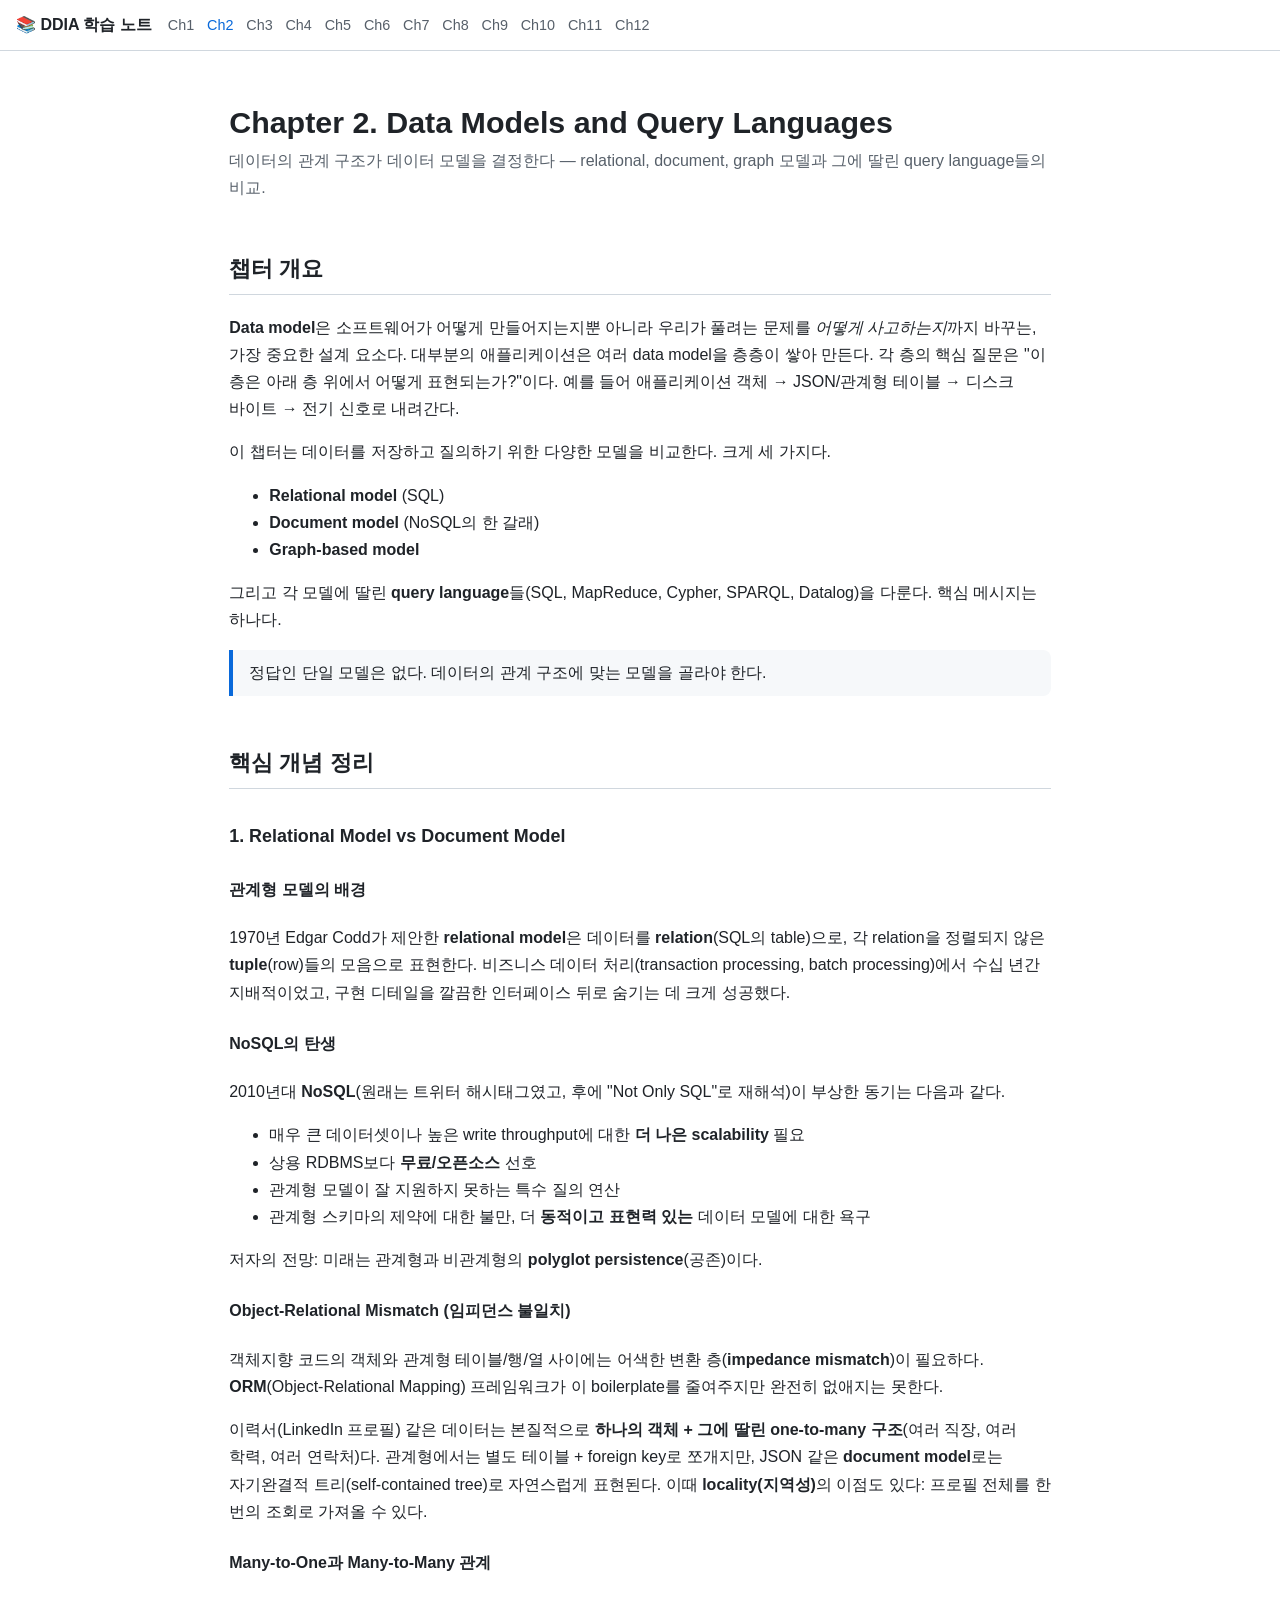
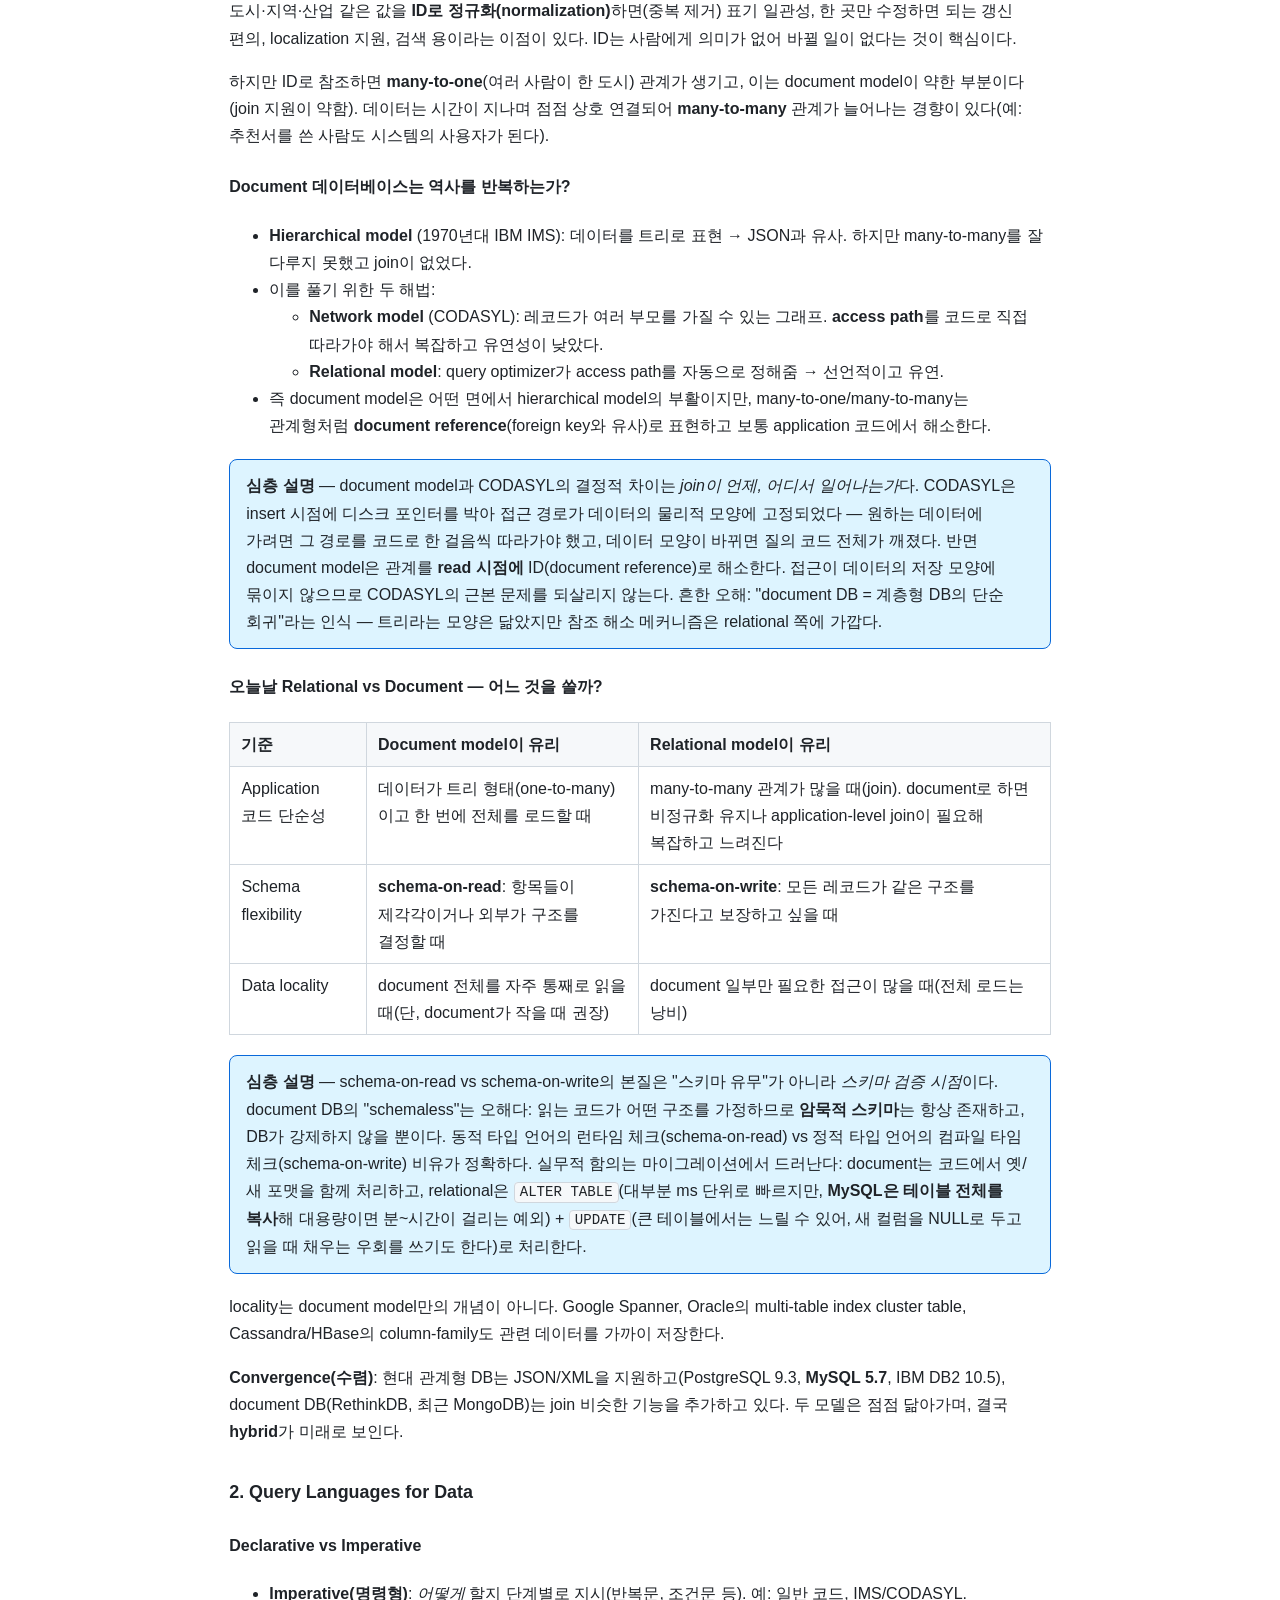
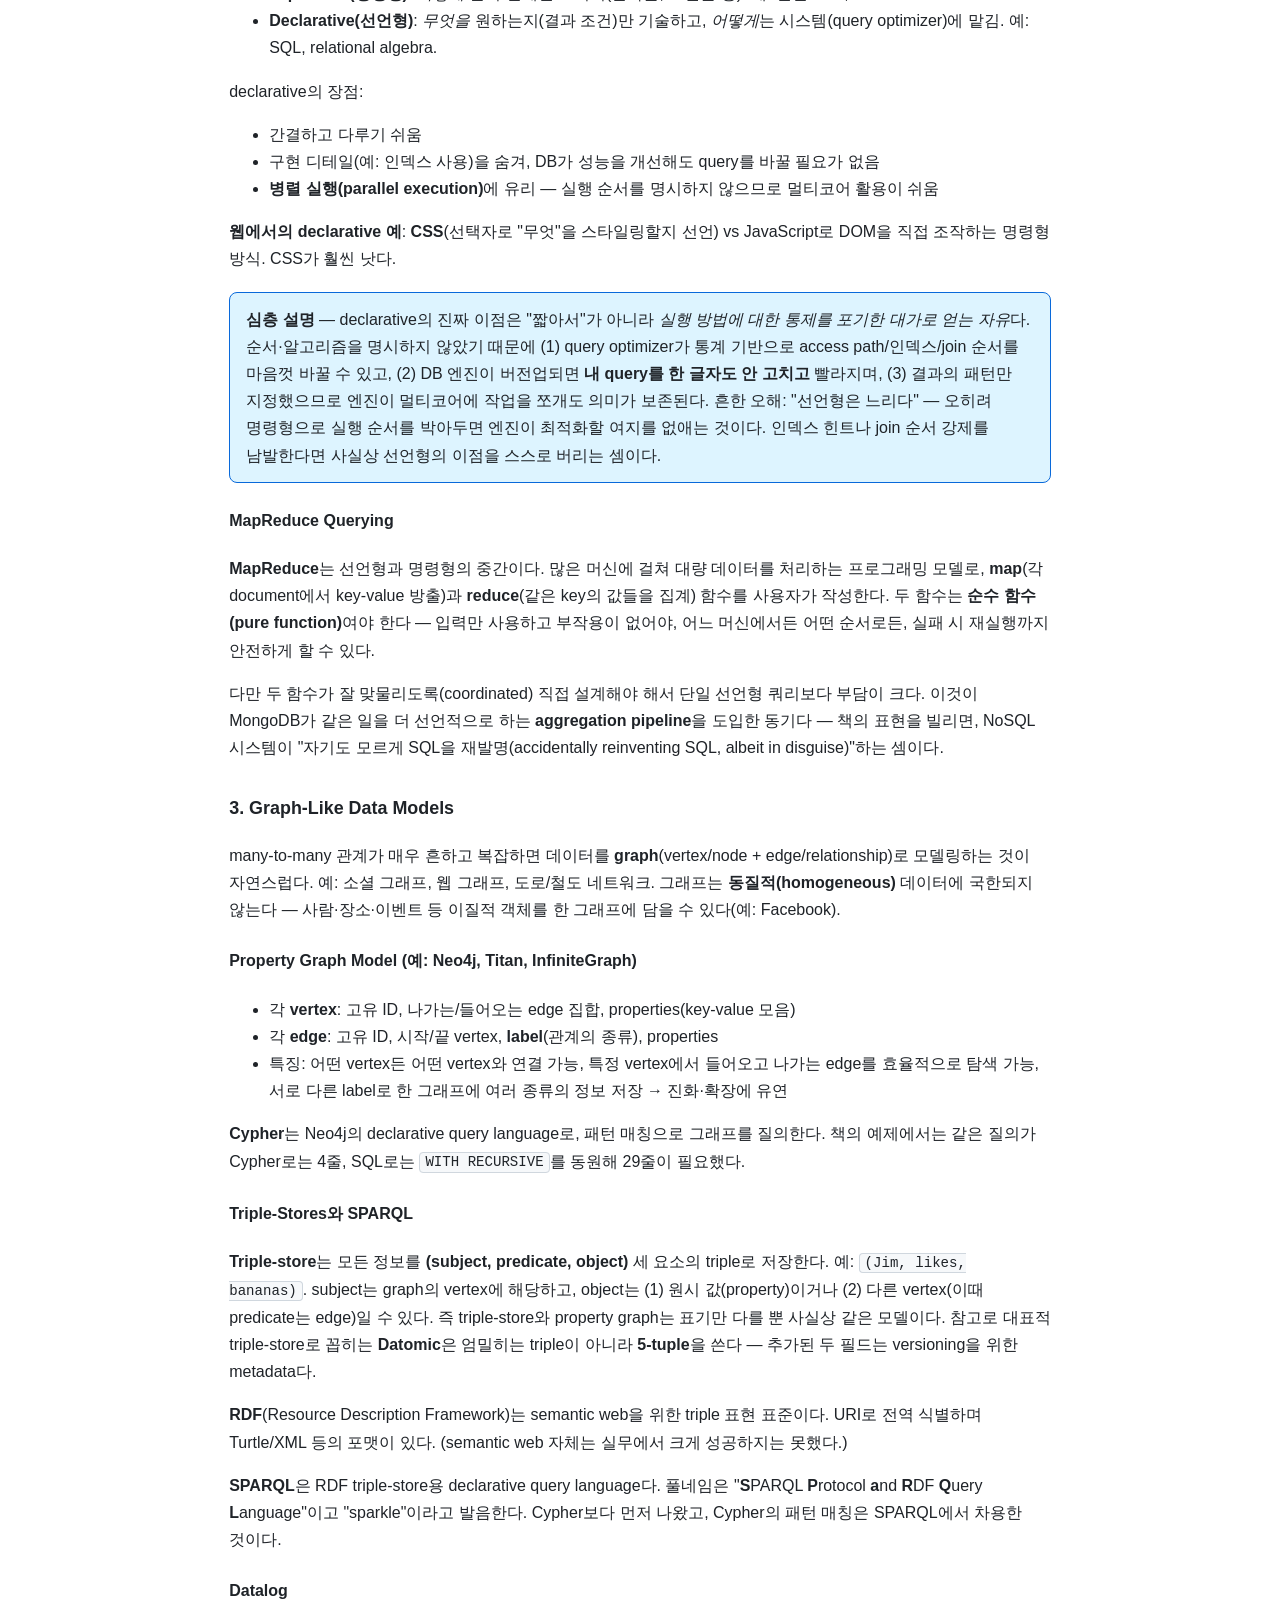
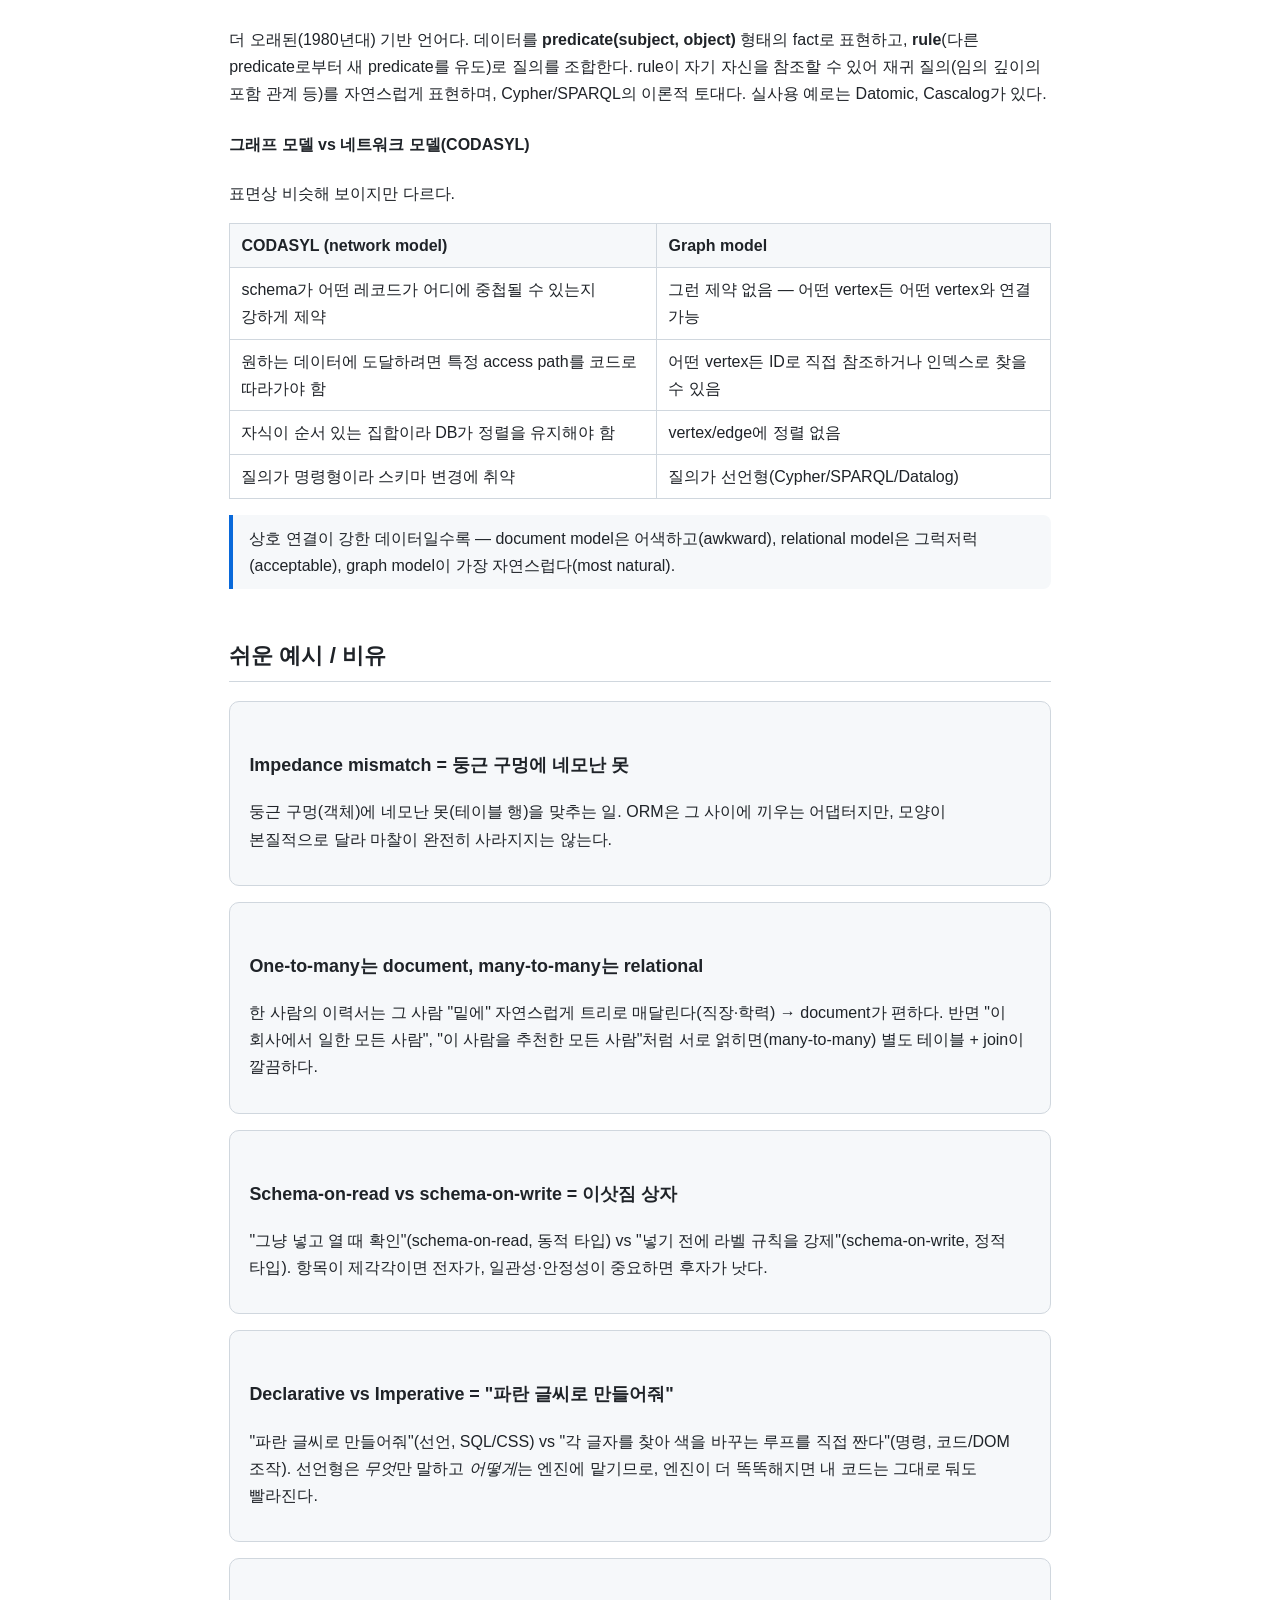
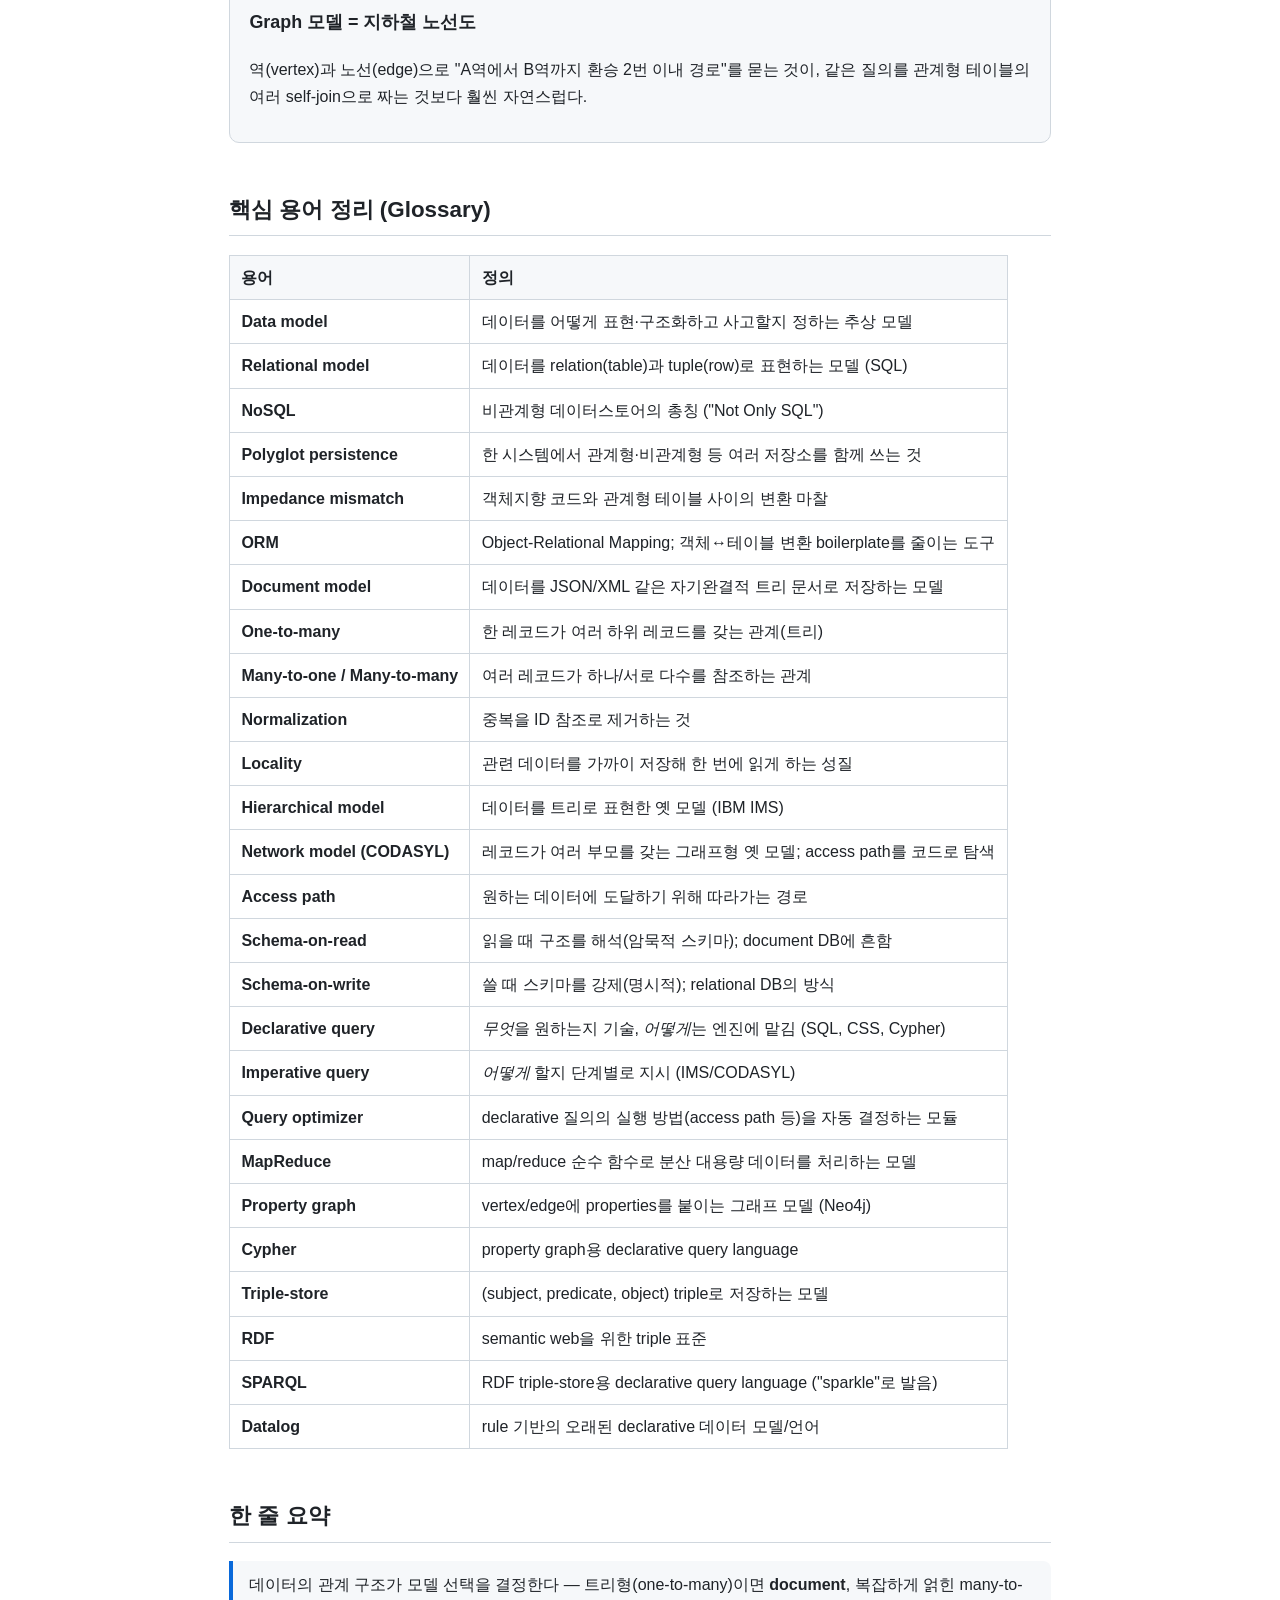
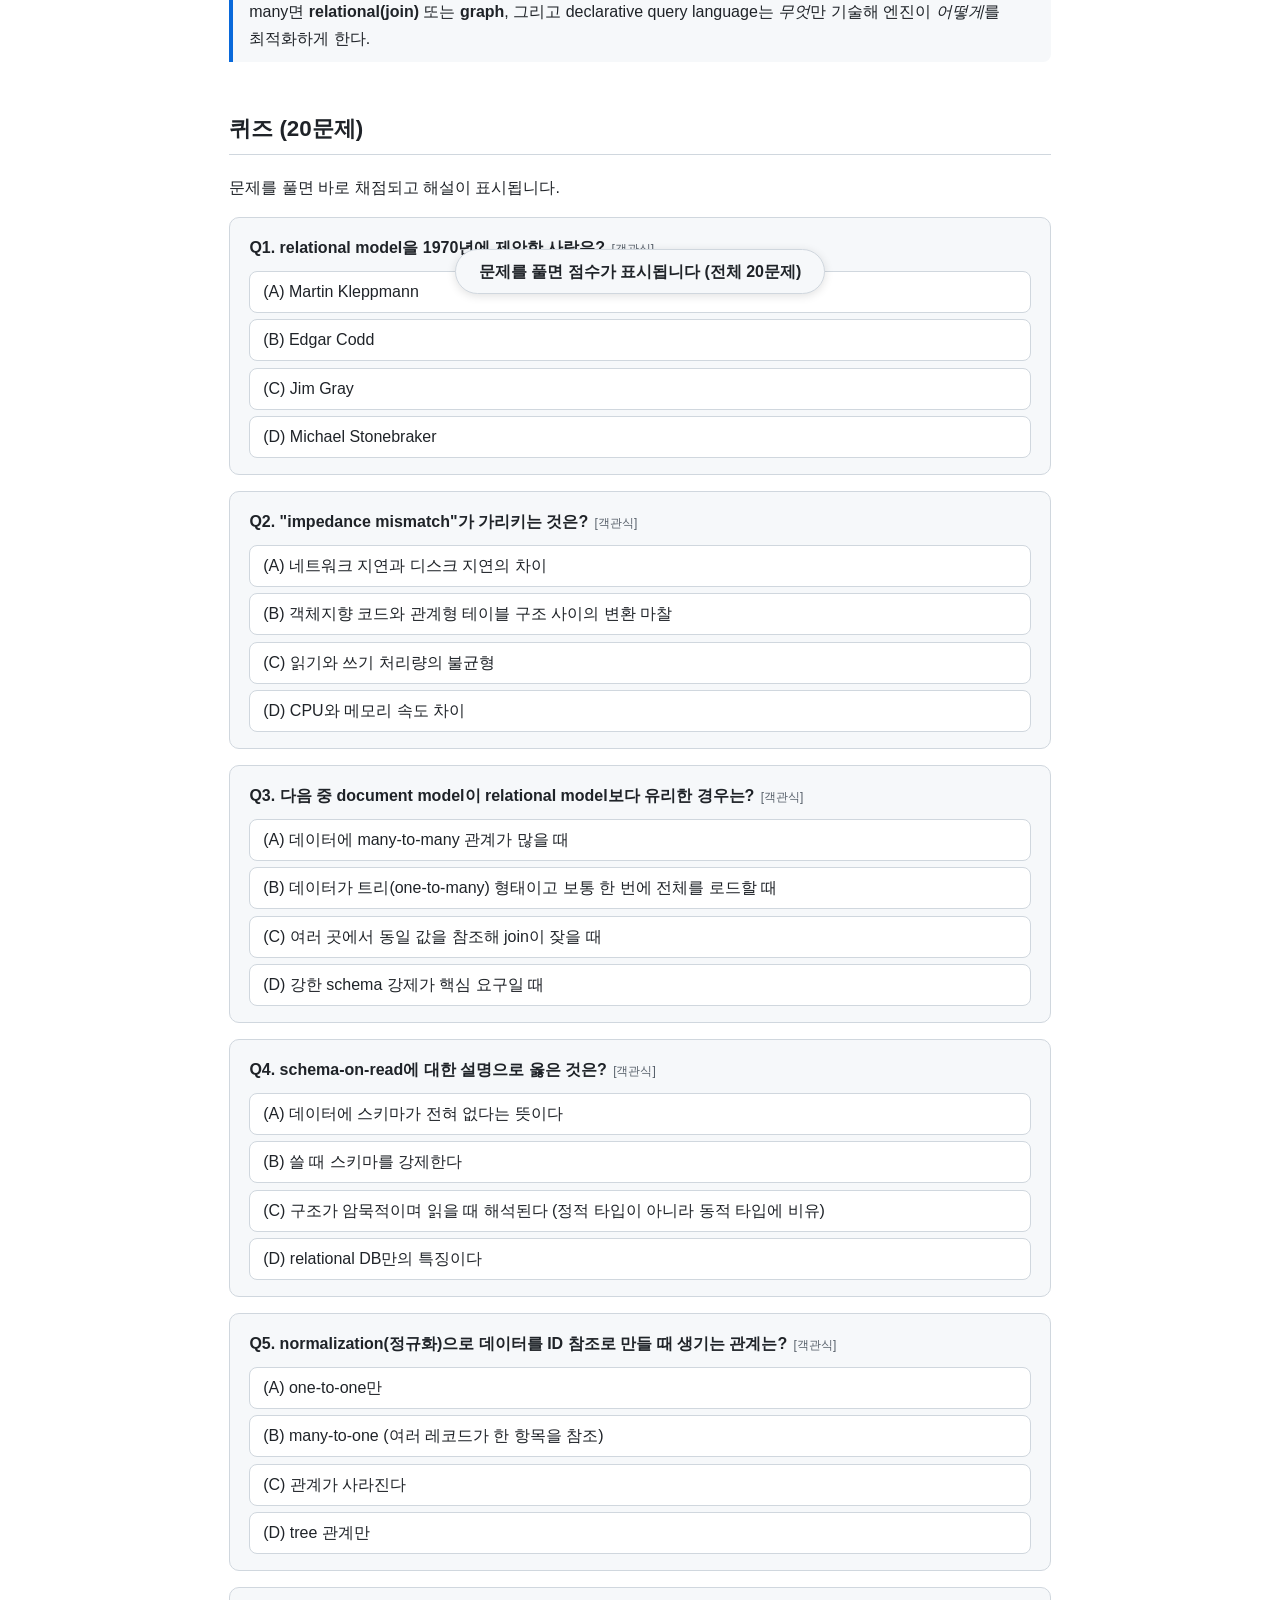
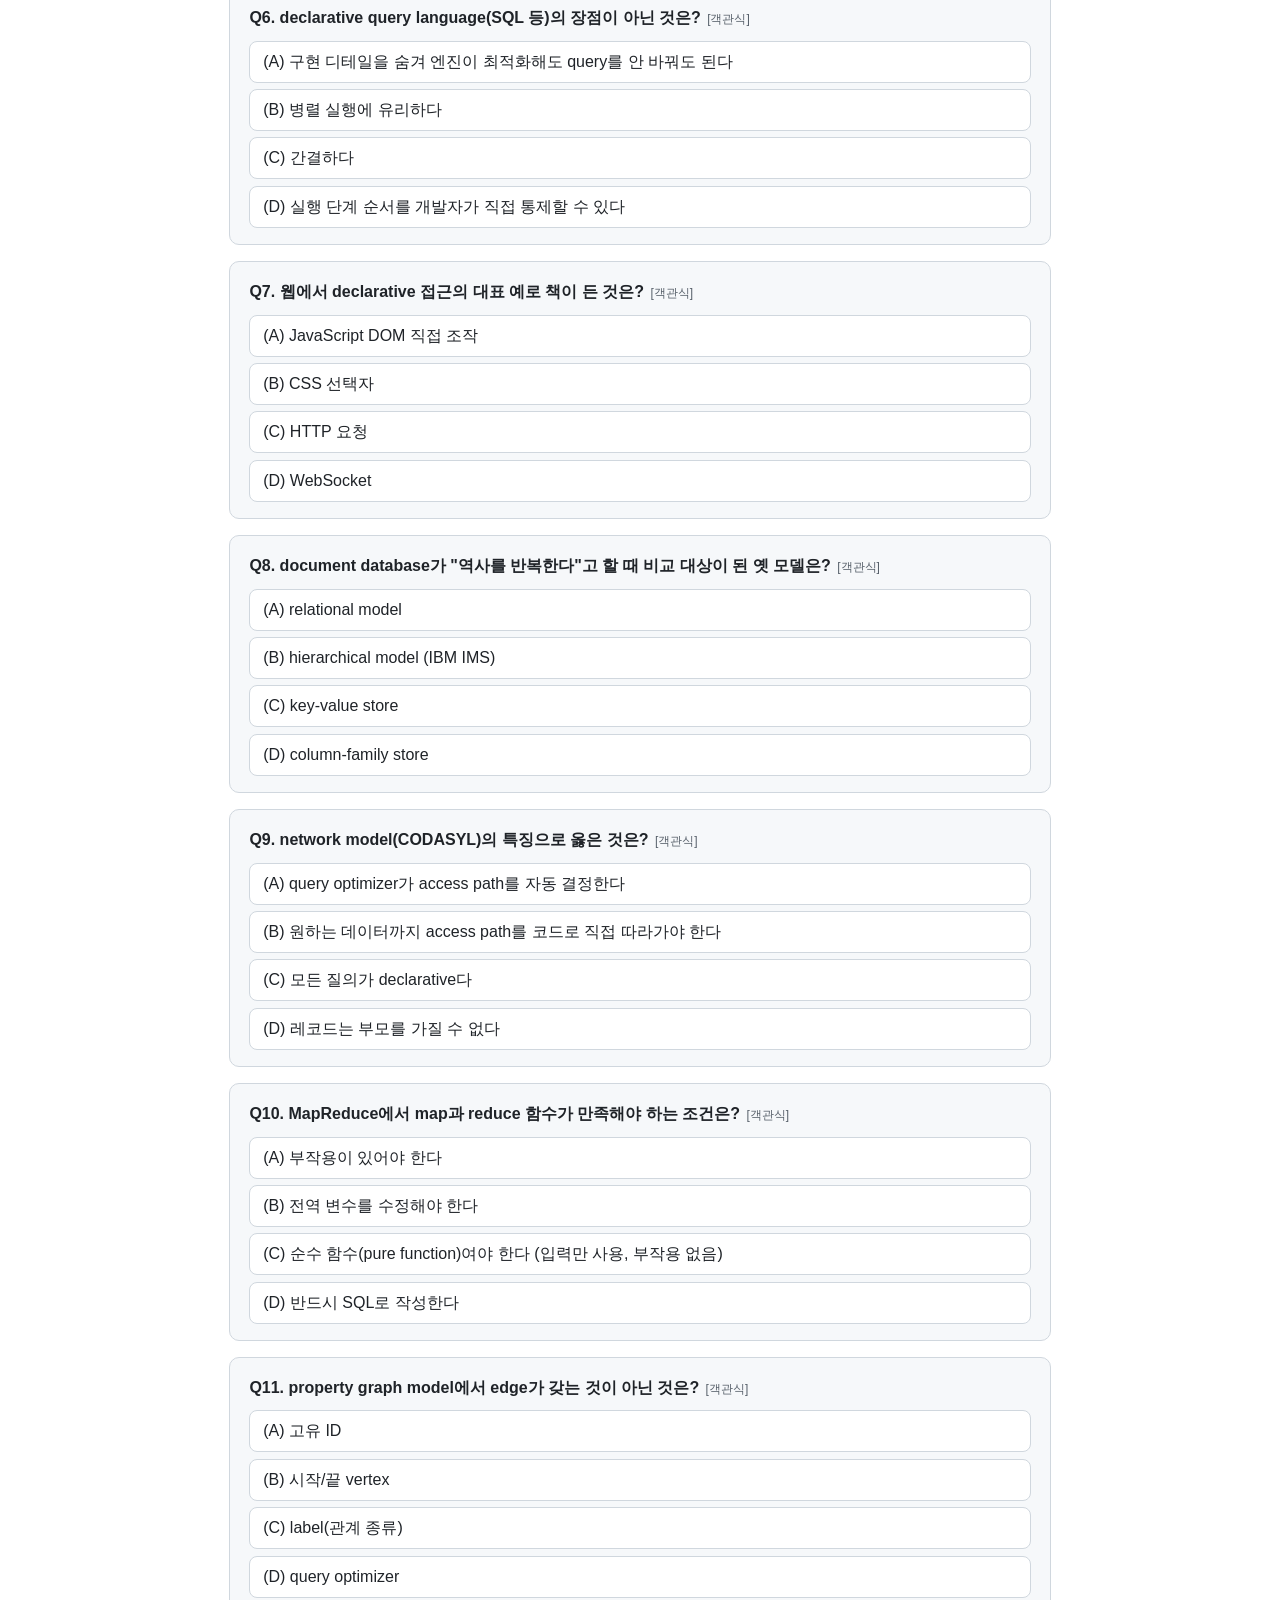
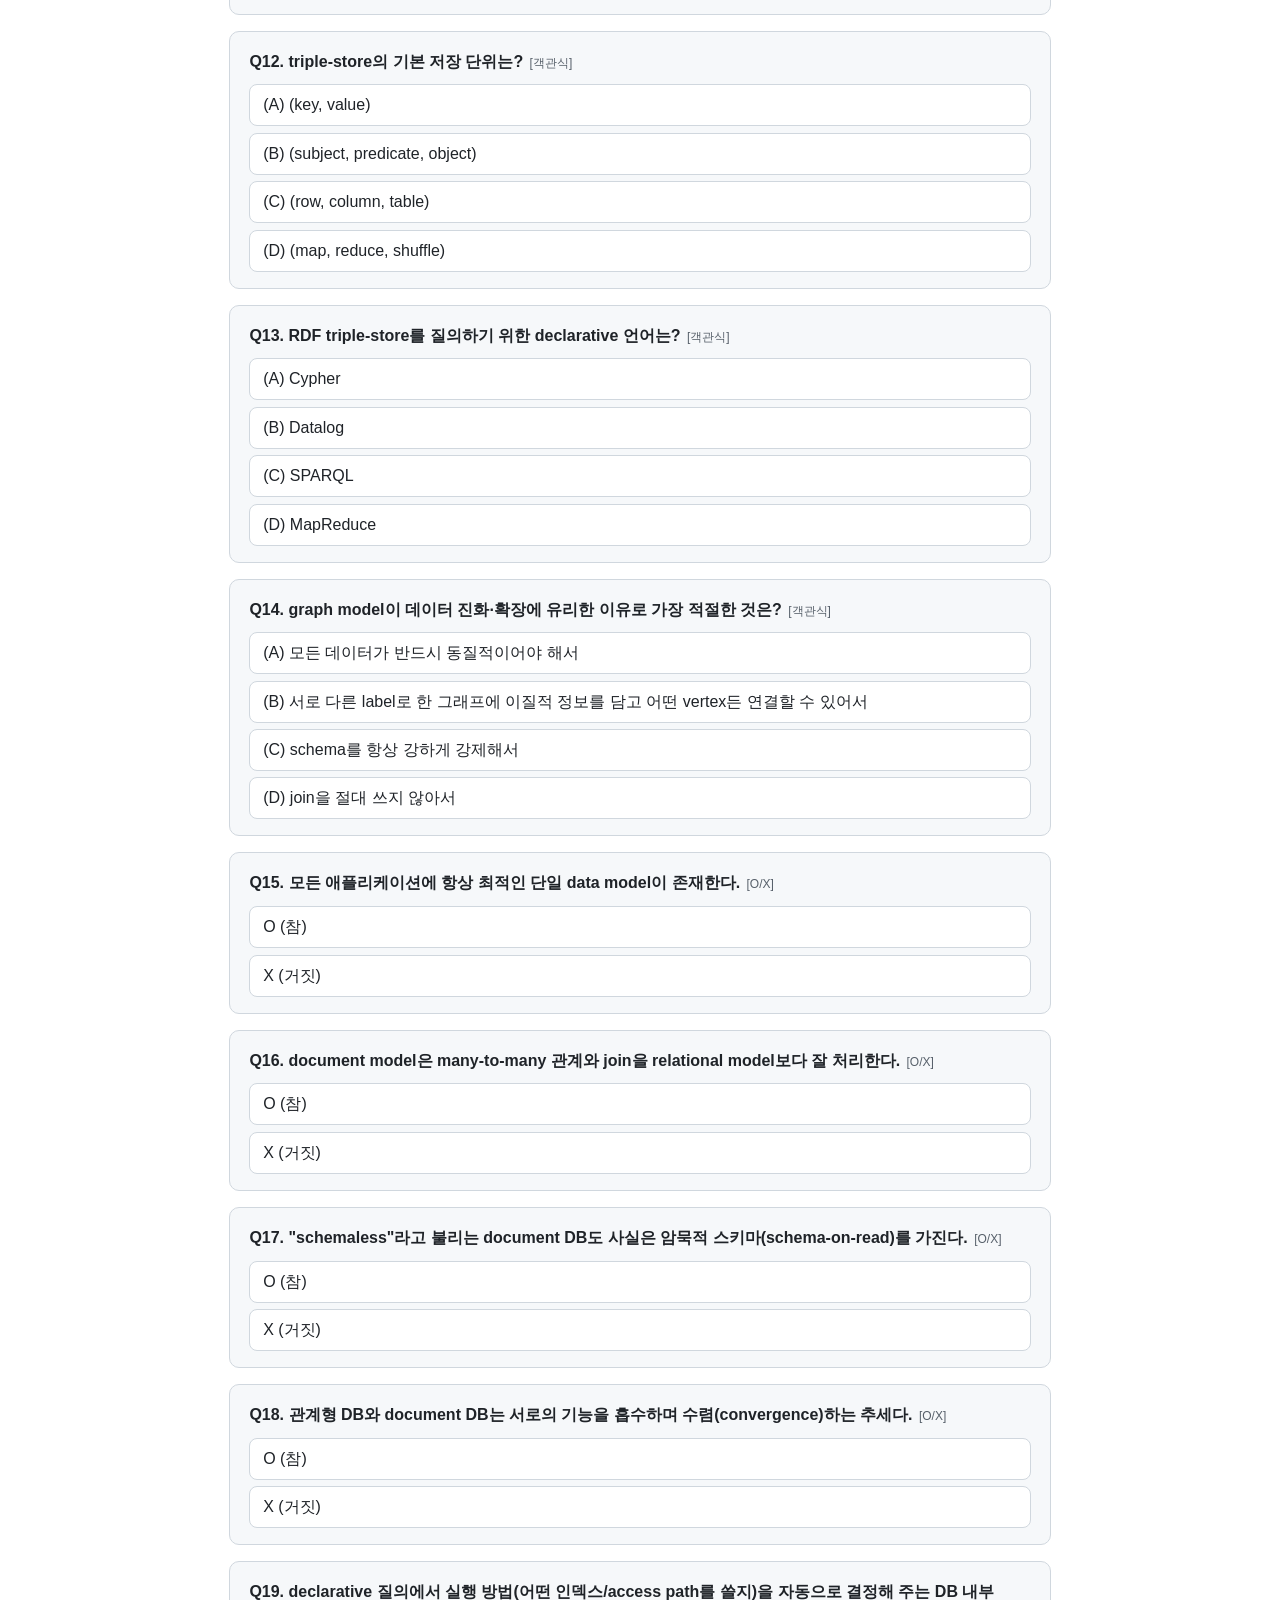
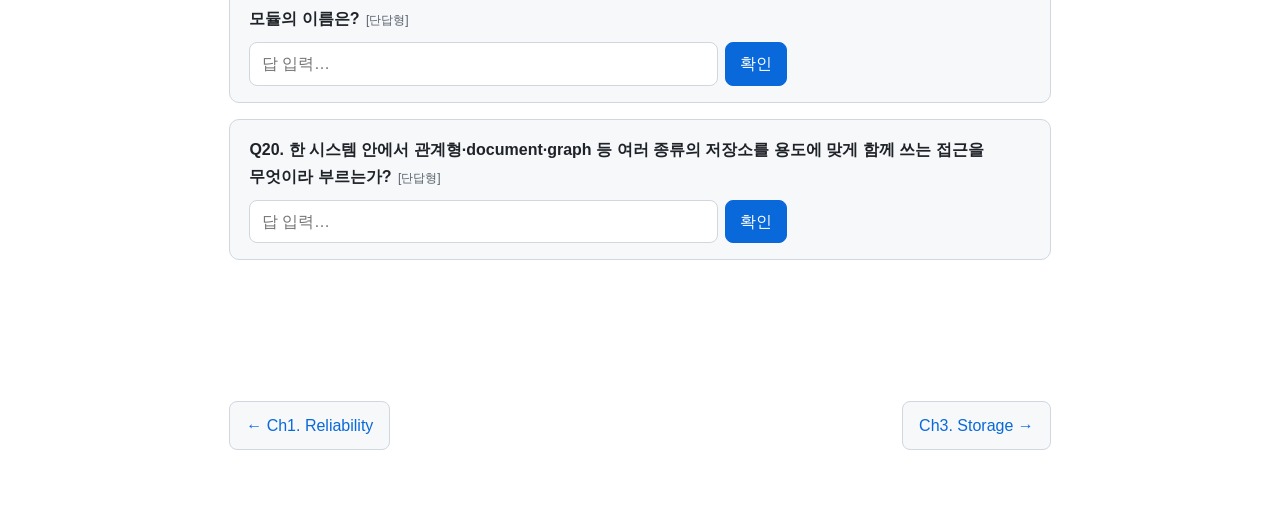
<file: docs/ch02.html>
<!doctype html>
<html lang="ko">
  <head>
    <meta charset="utf-8" />
    <meta name="viewport" content="width=device-width, initial-scale=1" />
    <title>Ch2. Data Models and Query Languages — DDIA 학습 노트</title>
    <link rel="stylesheet" href="assets/style.css" />
  </head>
  <body>
    <header class="site-header">
      <a href="index.html">📚 DDIA 학습 노트</a>
      <nav>
        <a href="ch01.html">Ch1</a>
        <a href="ch02.html" class="active">Ch2</a>
        <a href="ch03.html">Ch3</a>
        <a href="ch04.html">Ch4</a>
    <a href="ch05.html">Ch5</a>
    <a href="ch06.html">Ch6</a>
    <a href="ch07.html">Ch7</a>
    <a href="ch08.html">Ch8</a>
    <a href="ch09.html">Ch9</a>
    <a href="ch10.html">Ch10</a>
    <a href="ch11.html">Ch11</a>
    <a href="ch12.html">Ch12</a>
      </nav>
    </header>
    <main>
      <h1>Chapter 2. Data Models and Query Languages</h1>
      <p class="subtitle">
        데이터의 관계 구조가 데이터 모델을 결정한다 — relational, document,
        graph 모델과 그에 딸린 query language들의 비교.
      </p>

      <h2>챕터 개요</h2>
      <p>
        <strong>Data model</strong>은 소프트웨어가 어떻게 만들어지는지뿐 아니라
        우리가 풀려는 문제를 <em>어떻게 사고하는지</em>까지 바꾸는, 가장 중요한
        설계 요소다. 대부분의 애플리케이션은 여러 data model을 층층이 쌓아
        만든다. 각 층의 핵심 질문은 "이 층은 아래 층 위에서 어떻게
        표현되는가?"이다. 예를 들어 애플리케이션 객체 → JSON/관계형 테이블 →
        디스크 바이트 → 전기 신호로 내려간다.
      </p>
      <p>
        이 챕터는 데이터를 저장하고 질의하기 위한 다양한 모델을 비교한다. 크게
        세 가지다.
      </p>
      <ul>
        <li><strong>Relational model</strong> (SQL)</li>
        <li><strong>Document model</strong> (NoSQL의 한 갈래)</li>
        <li><strong>Graph-based model</strong></li>
      </ul>
      <p>
        그리고 각 모델에 딸린 <strong>query language</strong>들(SQL, MapReduce,
        Cypher, SPARQL, Datalog)을 다룬다. 핵심 메시지는 하나다.
      </p>
      <blockquote>
        정답인 단일 모델은 없다. 데이터의 관계 구조에 맞는 모델을 골라야 한다.
      </blockquote>

      <h2>핵심 개념 정리</h2>

      <h3>1. Relational Model vs Document Model</h3>

      <h4>관계형 모델의 배경</h4>
      <p>
        1970년 Edgar Codd가 제안한 <strong>relational model</strong>은 데이터를
        <strong>relation</strong>(SQL의 table)으로, 각 relation을 정렬되지 않은
        <strong>tuple</strong>(row)들의 모음으로 표현한다. 비즈니스 데이터
        처리(transaction processing, batch processing)에서 수십 년간
        지배적이었고, 구현 디테일을 깔끔한 인터페이스 뒤로 숨기는 데 크게
        성공했다.
      </p>

      <h4>NoSQL의 탄생</h4>
      <p>
        2010년대 <strong>NoSQL</strong>(원래는 트위터 해시태그였고, 후에 "Not
        Only SQL"로 재해석)이 부상한 동기는 다음과 같다.
      </p>
      <ul>
        <li>
          매우 큰 데이터셋이나 높은 write throughput에 대한
          <strong>더 나은 scalability</strong> 필요
        </li>
        <li>상용 RDBMS보다 <strong>무료/오픈소스</strong> 선호</li>
        <li>관계형 모델이 잘 지원하지 못하는 특수 질의 연산</li>
        <li>
          관계형 스키마의 제약에 대한 불만, 더
          <strong>동적이고 표현력 있는</strong> 데이터 모델에 대한 욕구
        </li>
      </ul>
      <p>
        저자의 전망: 미래는 관계형과 비관계형의
        <strong>polyglot persistence</strong>(공존)이다.
      </p>

      <h4>Object-Relational Mismatch (임피던스 불일치)</h4>
      <p>
        객체지향 코드의 객체와 관계형 테이블/행/열 사이에는 어색한 변환
        층(<strong>impedance mismatch</strong>)이 필요하다.
        <strong>ORM</strong>(Object-Relational Mapping) 프레임워크가 이
        boilerplate를 줄여주지만 완전히 없애지는 못한다.
      </p>
      <p>
        이력서(LinkedIn 프로필) 같은 데이터는 본질적으로
        <strong>하나의 객체 + 그에 딸린 one-to-many 구조</strong>(여러 직장,
        여러 학력, 여러 연락처)다. 관계형에서는 별도 테이블 + foreign key로
        쪼개지만, JSON 같은 <strong>document model</strong>로는 자기완결적
        트리(self-contained tree)로 자연스럽게 표현된다. 이때
        <strong>locality(지역성)</strong>의 이점도 있다: 프로필 전체를 한 번의
        조회로 가져올 수 있다.
      </p>

      <h4>Many-to-One과 Many-to-Many 관계</h4>
      <p>
        도시·지역·산업 같은 값을
        <strong>ID로 정규화(normalization)</strong>하면(중복 제거) 표기 일관성,
        한 곳만 수정하면 되는 갱신 편의, localization 지원, 검색 용이라는 이점이
        있다. ID는 사람에게 의미가 없어 바뀔 일이 없다는 것이 핵심이다.
      </p>
      <p>
        하지만 ID로 참조하면 <strong>many-to-one</strong>(여러 사람이 한 도시)
        관계가 생기고, 이는 document model이 약한 부분이다(join 지원이 약함).
        데이터는 시간이 지나며 점점 상호 연결되어
        <strong>many-to-many</strong> 관계가 늘어나는 경향이 있다(예: 추천서를
        쓴 사람도 시스템의 사용자가 된다).
      </p>

      <h4>Document 데이터베이스는 역사를 반복하는가?</h4>
      <ul>
        <li>
          <strong>Hierarchical model</strong> (1970년대 IBM IMS): 데이터를
          트리로 표현 → JSON과 유사. 하지만 many-to-many를 잘 다루지 못했고
          join이 없었다.
        </li>
        <li>
          이를 풀기 위한 두 해법:
          <ul>
            <li>
              <strong>Network model</strong> (CODASYL): 레코드가 여러 부모를
              가질 수 있는 그래프. <strong>access path</strong>를 코드로 직접
              따라가야 해서 복잡하고 유연성이 낮았다.
            </li>
            <li>
              <strong>Relational model</strong>: query optimizer가 access path를
              자동으로 정해줌 → 선언적이고 유연.
            </li>
          </ul>
        </li>
        <li>
          즉 document model은 어떤 면에서 hierarchical model의 부활이지만,
          many-to-one/many-to-many는 관계형처럼
          <strong>document reference</strong>(foreign key와 유사)로 표현하고
          보통 application 코드에서 해소한다.
        </li>
      </ul>
      <div class="callout">
        <strong>심층 설명</strong> — document model과 CODASYL의 결정적 차이는
        <em>join이 언제, 어디서 일어나는가</em>다. CODASYL은 insert 시점에
        디스크 포인터를 박아 접근 경로가 데이터의 물리적 모양에 고정되었다 —
        원하는 데이터에 가려면 그 경로를 코드로 한 걸음씩 따라가야 했고, 데이터
        모양이 바뀌면 질의 코드 전체가 깨졌다. 반면 document model은 관계를
        <strong>read 시점에</strong> ID(document reference)로 해소한다. 접근이
        데이터의 저장 모양에 묶이지 않으므로 CODASYL의 근본 문제를 되살리지
        않는다. 흔한 오해: "document DB = 계층형 DB의 단순 회귀"라는 인식 —
        트리라는 모양은 닮았지만 참조 해소 메커니즘은 relational 쪽에 가깝다.
      </div>

      <h4>오늘날 Relational vs Document — 어느 것을 쓸까?</h4>
      <table>
        <thead>
          <tr>
            <th>기준</th>
            <th>Document model이 유리</th>
            <th>Relational model이 유리</th>
          </tr>
        </thead>
        <tbody>
          <tr>
            <td>Application 코드 단순성</td>
            <td>
              데이터가 트리 형태(one-to-many)이고 한 번에 전체를 로드할 때
            </td>
            <td>
              many-to-many 관계가 많을 때(join). document로 하면 비정규화 유지나
              application-level join이 필요해 복잡하고 느려진다
            </td>
          </tr>
          <tr>
            <td>Schema flexibility</td>
            <td>
              <strong>schema-on-read</strong>: 항목들이 제각각이거나 외부가
              구조를 결정할 때
            </td>
            <td>
              <strong>schema-on-write</strong>: 모든 레코드가 같은 구조를
              가진다고 보장하고 싶을 때
            </td>
          </tr>
          <tr>
            <td>Data locality</td>
            <td>
              document 전체를 자주 통째로 읽을 때(단, document가 작을 때 권장)
            </td>
            <td>document 일부만 필요한 접근이 많을 때(전체 로드는 낭비)</td>
          </tr>
        </tbody>
      </table>
      <div class="callout">
        <strong>심층 설명</strong> — schema-on-read vs schema-on-write의 본질은
        "스키마 유무"가 아니라 <em>스키마 검증 시점</em>이다. document DB의
        "schemaless"는 오해다: 읽는 코드가 어떤 구조를 가정하므로
        <strong>암묵적 스키마</strong>는 항상 존재하고, DB가 강제하지 않을
        뿐이다. 동적 타입 언어의 런타임 체크(schema-on-read) vs 정적 타입 언어의
        컴파일 타임 체크(schema-on-write) 비유가 정확하다. 실무적 함의는
        마이그레이션에서 드러난다: document는 코드에서 옛/새 포맷을 함께
        처리하고, relational은 <code>ALTER TABLE</code>(대부분 ms 단위로
        빠르지만, <strong>MySQL은 테이블 전체를 복사</strong>해 대용량이면
        분~시간이 걸리는 예외) + <code>UPDATE</code>(큰 테이블에서는 느릴 수
        있어, 새 컬럼을 NULL로 두고 읽을 때 채우는 우회를 쓰기도 한다)로
        처리한다.
      </div>
      <p>
        locality는 document model만의 개념이 아니다. Google Spanner, Oracle의
        multi-table index cluster table, Cassandra/HBase의 column-family도 관련
        데이터를 가까이 저장한다.
      </p>
      <p>
        <strong>Convergence(수렴)</strong>: 현대 관계형 DB는 JSON/XML을
        지원하고(PostgreSQL 9.3, <strong>MySQL 5.7</strong>, IBM DB2 10.5),
        document DB(RethinkDB, 최근 MongoDB)는 join 비슷한 기능을 추가하고 있다.
        두 모델은 점점 닮아가며, 결국 <strong>hybrid</strong>가 미래로 보인다.
      </p>

      <h3>2. Query Languages for Data</h3>

      <h4>Declarative vs Imperative</h4>
      <ul>
        <li>
          <strong>Imperative(명령형)</strong>: <em>어떻게</em> 할지 단계별로
          지시(반복문, 조건문 등). 예: 일반 코드, IMS/CODASYL.
        </li>
        <li>
          <strong>Declarative(선언형)</strong>: <em>무엇을</em> 원하는지(결과
          조건)만 기술하고, <em>어떻게</em>는 시스템(query optimizer)에 맡김.
          예: SQL, relational algebra.
        </li>
      </ul>
      <p>declarative의 장점:</p>
      <ul>
        <li>간결하고 다루기 쉬움</li>
        <li>
          구현 디테일(예: 인덱스 사용)을 숨겨, DB가 성능을 개선해도 query를 바꿀
          필요가 없음
        </li>
        <li>
          <strong>병렬 실행(parallel execution)</strong>에 유리 — 실행 순서를
          명시하지 않으므로 멀티코어 활용이 쉬움
        </li>
      </ul>
      <p>
        <strong>웹에서의 declarative 예</strong>: <strong>CSS</strong>(선택자로
        "무엇"을 스타일링할지 선언) vs JavaScript로 DOM을 직접 조작하는 명령형
        방식. CSS가 훨씬 낫다.
      </p>
      <div class="callout">
        <strong>심층 설명</strong> — declarative의 진짜 이점은 "짧아서"가 아니라
        <em>실행 방법에 대한 통제를 포기한 대가로 얻는 자유</em>다.
        순서·알고리즘을 명시하지 않았기 때문에 (1) query optimizer가 통계
        기반으로 access path/인덱스/join 순서를 마음껏 바꿀 수 있고, (2) DB
        엔진이 버전업되면
        <strong>내 query를 한 글자도 안 고치고</strong> 빨라지며, (3) 결과의
        패턴만 지정했으므로 엔진이 멀티코어에 작업을 쪼개도 의미가 보존된다.
        흔한 오해: "선언형은 느리다" — 오히려 명령형으로 실행 순서를 박아두면
        엔진이 최적화할 여지를 없애는 것이다. 인덱스 힌트나 join 순서 강제를
        남발한다면 사실상 선언형의 이점을 스스로 버리는 셈이다.
      </div>

      <h4>MapReduce Querying</h4>
      <p>
        <strong>MapReduce</strong>는 선언형과 명령형의 중간이다. 많은 머신에
        걸쳐 대량 데이터를 처리하는 프로그래밍 모델로, <strong>map</strong>(각
        document에서 key-value 방출)과 <strong>reduce</strong>(같은 key의 값들을
        집계) 함수를 사용자가 작성한다. 두 함수는
        <strong>순수 함수(pure function)</strong>여야 한다 — 입력만 사용하고
        부작용이 없어야, 어느 머신에서든 어떤 순서로든, 실패 시 재실행까지
        안전하게 할 수 있다.
      </p>
      <p>
        다만 두 함수가 잘 맞물리도록(coordinated) 직접 설계해야 해서 단일 선언형
        쿼리보다 부담이 크다. 이것이 MongoDB가 같은 일을 더 선언적으로 하는
        <strong>aggregation pipeline</strong>을 도입한 동기다 — 책의 표현을
        빌리면, NoSQL 시스템이 "자기도 모르게 SQL을 재발명(accidentally
        reinventing SQL, albeit in disguise)"하는 셈이다.
      </p>

      <h3>3. Graph-Like Data Models</h3>
      <p>
        many-to-many 관계가 매우 흔하고 복잡하면 데이터를
        <strong>graph</strong>(vertex/node + edge/relationship)로 모델링하는
        것이 자연스럽다. 예: 소셜 그래프, 웹 그래프, 도로/철도 네트워크.
        그래프는 <strong>동질적(homogeneous)</strong> 데이터에 국한되지 않는다 —
        사람·장소·이벤트 등 이질적 객체를 한 그래프에 담을 수 있다(예:
        Facebook).
      </p>

      <h4>Property Graph Model (예: Neo4j, Titan, InfiniteGraph)</h4>
      <ul>
        <li>
          각 <strong>vertex</strong>: 고유 ID, 나가는/들어오는 edge 집합,
          properties(key-value 모음)
        </li>
        <li>
          각 <strong>edge</strong>: 고유 ID, 시작/끝 vertex,
          <strong>label</strong>(관계의 종류), properties
        </li>
        <li>
          특징: 어떤 vertex든 어떤 vertex와 연결 가능, 특정 vertex에서 들어오고
          나가는 edge를 효율적으로 탐색 가능, 서로 다른 label로 한 그래프에 여러
          종류의 정보 저장 → 진화·확장에 유연
        </li>
      </ul>
      <p>
        <strong>Cypher</strong>는 Neo4j의 declarative query language로, 패턴
        매칭으로 그래프를 질의한다. 책의 예제에서는 같은 질의가 Cypher로는 4줄,
        SQL로는 <code>WITH RECURSIVE</code>를 동원해 29줄이 필요했다.
      </p>

      <h4>Triple-Stores와 SPARQL</h4>
      <p>
        <strong>Triple-store</strong>는 모든 정보를
        <strong>(subject, predicate, object)</strong> 세 요소의 triple로
        저장한다. 예: <code>(Jim, likes, bananas)</code>. subject는 graph의
        vertex에 해당하고, object는 (1) 원시 값(property)이거나 (2) 다른
        vertex(이때 predicate는 edge)일 수 있다. 즉 triple-store와 property
        graph는 표기만 다를 뿐 사실상 같은 모델이다. 참고로 대표적
        triple-store로 꼽히는 <strong>Datomic</strong>은 엄밀히는 triple이
        아니라 <strong>5-tuple</strong>을 쓴다 — 추가된 두 필드는 versioning을
        위한 metadata다.
      </p>
      <p>
        <strong>RDF</strong>(Resource Description Framework)는 semantic web을
        위한 triple 표현 표준이다. URI로 전역 식별하며 Turtle/XML 등의 포맷이
        있다. (semantic web 자체는 실무에서 크게 성공하지는 못했다.)
      </p>
      <p>
        <strong>SPARQL</strong>은 RDF triple-store용 declarative query
        language다. 풀네임은 "<strong>S</strong>PARQL <strong>P</strong>rotocol
        <strong>a</strong>nd <strong>R</strong>DF <strong>Q</strong>uery
        <strong>L</strong>anguage"이고 "sparkle"이라고 발음한다. Cypher보다 먼저
        나왔고, Cypher의 패턴 매칭은 SPARQL에서 차용한 것이다.
      </p>

      <h4>Datalog</h4>
      <p>
        더 오래된(1980년대) 기반 언어다. 데이터를
        <strong>predicate(subject, object)</strong> 형태의 fact로 표현하고,
        <strong>rule</strong>(다른 predicate로부터 새 predicate를 유도)로 질의를
        조합한다. rule이 자기 자신을 참조할 수 있어 재귀 질의(임의 깊이의 포함
        관계 등)를 자연스럽게 표현하며, Cypher/SPARQL의 이론적 토대다. 실사용
        예로는 Datomic, Cascalog가 있다.
      </p>

      <h4>그래프 모델 vs 네트워크 모델(CODASYL)</h4>
      <p>표면상 비슷해 보이지만 다르다.</p>
      <table>
        <thead>
          <tr>
            <th>CODASYL (network model)</th>
            <th>Graph model</th>
          </tr>
        </thead>
        <tbody>
          <tr>
            <td>schema가 어떤 레코드가 어디에 중첩될 수 있는지 강하게 제약</td>
            <td>그런 제약 없음 — 어떤 vertex든 어떤 vertex와 연결 가능</td>
          </tr>
          <tr>
            <td>
              원하는 데이터에 도달하려면 특정 access path를 코드로 따라가야 함
            </td>
            <td>어떤 vertex든 ID로 직접 참조하거나 인덱스로 찾을 수 있음</td>
          </tr>
          <tr>
            <td>자식이 순서 있는 집합이라 DB가 정렬을 유지해야 함</td>
            <td>vertex/edge에 정렬 없음</td>
          </tr>
          <tr>
            <td>질의가 명령형이라 스키마 변경에 취약</td>
            <td>질의가 선언형(Cypher/SPARQL/Datalog)</td>
          </tr>
        </tbody>
      </table>
      <blockquote>
        상호 연결이 강한 데이터일수록 — document model은 어색하고(awkward),
        relational model은 그럭저럭(acceptable), graph model이 가장
        자연스럽다(most natural).
      </blockquote>

      <h2>쉬운 예시 / 비유</h2>
      <div class="card">
        <h3>Impedance mismatch = 둥근 구멍에 네모난 못</h3>
        <p>
          둥근 구멍(객체)에 네모난 못(테이블 행)을 맞추는 일. ORM은 그 사이에
          끼우는 어댑터지만, 모양이 본질적으로 달라 마찰이 완전히 사라지지는
          않는다.
        </p>
      </div>
      <div class="card">
        <h3>One-to-many는 document, many-to-many는 relational</h3>
        <p>
          한 사람의 이력서는 그 사람 "밑에" 자연스럽게 트리로
          매달린다(직장·학력) → document가 편하다. 반면 "이 회사에서 일한 모든
          사람", "이 사람을 추천한 모든 사람"처럼 서로 얽히면(many-to-many) 별도
          테이블 + join이 깔끔하다.
        </p>
      </div>
      <div class="card">
        <h3>Schema-on-read vs schema-on-write = 이삿짐 상자</h3>
        <p>
          "그냥 넣고 열 때 확인"(schema-on-read, 동적 타입) vs "넣기 전에 라벨
          규칙을 강제"(schema-on-write, 정적 타입). 항목이 제각각이면 전자가,
          일관성·안정성이 중요하면 후자가 낫다.
        </p>
      </div>
      <div class="card">
        <h3>Declarative vs Imperative = "파란 글씨로 만들어줘"</h3>
        <p>
          "파란 글씨로 만들어줘"(선언, SQL/CSS) vs "각 글자를 찾아 색을 바꾸는
          루프를 직접 짠다"(명령, 코드/DOM 조작). 선언형은 <em>무엇</em>만
          말하고 <em>어떻게</em>는 엔진에 맡기므로, 엔진이 더 똑똑해지면 내
          코드는 그대로 둬도 빨라진다.
        </p>
      </div>
      <div class="card">
        <h3>Graph 모델 = 지하철 노선도</h3>
        <p>
          역(vertex)과 노선(edge)으로 "A역에서 B역까지 환승 2번 이내 경로"를
          묻는 것이, 같은 질의를 관계형 테이블의 여러 self-join으로 짜는 것보다
          훨씬 자연스럽다.
        </p>
      </div>

      <h2>핵심 용어 정리 (Glossary)</h2>
      <table>
        <thead>
          <tr>
            <th>용어</th>
            <th>정의</th>
          </tr>
        </thead>
        <tbody>
          <tr>
            <td><strong>Data model</strong></td>
            <td>데이터를 어떻게 표현·구조화하고 사고할지 정하는 추상 모델</td>
          </tr>
          <tr>
            <td><strong>Relational model</strong></td>
            <td>데이터를 relation(table)과 tuple(row)로 표현하는 모델 (SQL)</td>
          </tr>
          <tr>
            <td><strong>NoSQL</strong></td>
            <td>비관계형 데이터스토어의 총칭 ("Not Only SQL")</td>
          </tr>
          <tr>
            <td><strong>Polyglot persistence</strong></td>
            <td>한 시스템에서 관계형·비관계형 등 여러 저장소를 함께 쓰는 것</td>
          </tr>
          <tr>
            <td><strong>Impedance mismatch</strong></td>
            <td>객체지향 코드와 관계형 테이블 사이의 변환 마찰</td>
          </tr>
          <tr>
            <td><strong>ORM</strong></td>
            <td>
              Object-Relational Mapping; 객체↔테이블 변환 boilerplate를 줄이는
              도구
            </td>
          </tr>
          <tr>
            <td><strong>Document model</strong></td>
            <td>데이터를 JSON/XML 같은 자기완결적 트리 문서로 저장하는 모델</td>
          </tr>
          <tr>
            <td><strong>One-to-many</strong></td>
            <td>한 레코드가 여러 하위 레코드를 갖는 관계(트리)</td>
          </tr>
          <tr>
            <td><strong>Many-to-one / Many-to-many</strong></td>
            <td>여러 레코드가 하나/서로 다수를 참조하는 관계</td>
          </tr>
          <tr>
            <td><strong>Normalization</strong></td>
            <td>중복을 ID 참조로 제거하는 것</td>
          </tr>
          <tr>
            <td><strong>Locality</strong></td>
            <td>관련 데이터를 가까이 저장해 한 번에 읽게 하는 성질</td>
          </tr>
          <tr>
            <td><strong>Hierarchical model</strong></td>
            <td>데이터를 트리로 표현한 옛 모델 (IBM IMS)</td>
          </tr>
          <tr>
            <td><strong>Network model (CODASYL)</strong></td>
            <td>
              레코드가 여러 부모를 갖는 그래프형 옛 모델; access path를 코드로
              탐색
            </td>
          </tr>
          <tr>
            <td><strong>Access path</strong></td>
            <td>원하는 데이터에 도달하기 위해 따라가는 경로</td>
          </tr>
          <tr>
            <td><strong>Schema-on-read</strong></td>
            <td>읽을 때 구조를 해석(암묵적 스키마); document DB에 흔함</td>
          </tr>
          <tr>
            <td><strong>Schema-on-write</strong></td>
            <td>쓸 때 스키마를 강제(명시적); relational DB의 방식</td>
          </tr>
          <tr>
            <td><strong>Declarative query</strong></td>
            <td>
              <em>무엇</em>을 원하는지 기술, <em>어떻게</em>는 엔진에 맡김 (SQL,
              CSS, Cypher)
            </td>
          </tr>
          <tr>
            <td><strong>Imperative query</strong></td>
            <td><em>어떻게</em> 할지 단계별로 지시 (IMS/CODASYL)</td>
          </tr>
          <tr>
            <td><strong>Query optimizer</strong></td>
            <td>
              declarative 질의의 실행 방법(access path 등)을 자동 결정하는 모듈
            </td>
          </tr>
          <tr>
            <td><strong>MapReduce</strong></td>
            <td>map/reduce 순수 함수로 분산 대용량 데이터를 처리하는 모델</td>
          </tr>
          <tr>
            <td><strong>Property graph</strong></td>
            <td>vertex/edge에 properties를 붙이는 그래프 모델 (Neo4j)</td>
          </tr>
          <tr>
            <td><strong>Cypher</strong></td>
            <td>property graph용 declarative query language</td>
          </tr>
          <tr>
            <td><strong>Triple-store</strong></td>
            <td>(subject, predicate, object) triple로 저장하는 모델</td>
          </tr>
          <tr>
            <td><strong>RDF</strong></td>
            <td>semantic web을 위한 triple 표준</td>
          </tr>
          <tr>
            <td><strong>SPARQL</strong></td>
            <td>
              RDF triple-store용 declarative query language ("sparkle"로 발음)
            </td>
          </tr>
          <tr>
            <td><strong>Datalog</strong></td>
            <td>rule 기반의 오래된 declarative 데이터 모델/언어</td>
          </tr>
        </tbody>
      </table>

      <h2>한 줄 요약</h2>
      <blockquote>
        데이터의 관계 구조가 모델 선택을 결정한다 — 트리형(one-to-many)이면
        <strong>document</strong>, 복잡하게 얽힌 many-to-many면
        <strong>relational(join)</strong> 또는 <strong>graph</strong>, 그리고
        declarative query language는 <em>무엇</em>만 기술해 엔진이
        <em>어떻게</em>를 최적화하게 한다.
      </blockquote>

      <h2>퀴즈 (20문제)</h2>
      <p>문제를 풀면 바로 채점되고 해설이 표시됩니다.</p>
      <div id="quiz"></div>
      <div class="footer-nav">
        <a href="ch01.html">← Ch1. Reliability</a
        ><a href="ch03.html">Ch3. Storage →</a>
      </div>
    </main>
    <script>
      window.QUIZ_DATA = [
        {
          type: "mcq",
          q: "relational model을 1970년에 제안한 사람은?",
          options: [
            "Martin Kleppmann",
            "Edgar Codd",
            "Jim Gray",
            "Michael Stonebraker",
          ],
          answer: 1,
          expl: "relational model은 1970년 Edgar Codd가 제안했다.",
        },
        {
          type: "mcq",
          q: '"impedance mismatch"가 가리키는 것은?',
          options: [
            "네트워크 지연과 디스크 지연의 차이",
            "객체지향 코드와 관계형 테이블 구조 사이의 변환 마찰",
            "읽기와 쓰기 처리량의 불균형",
            "CPU와 메모리 속도 차이",
          ],
          answer: 1,
          expl: "impedance mismatch는 객체(코드)와 테이블(관계형) 구조 차이에서 오는 변환 마찰. ORM이 줄여주지만 없애진 못한다.",
        },
        {
          type: "mcq",
          q: "다음 중 document model이 relational model보다 유리한 경우는?",
          options: [
            "데이터에 many-to-many 관계가 많을 때",
            "데이터가 트리(one-to-many) 형태이고 보통 한 번에 전체를 로드할 때",
            "여러 곳에서 동일 값을 참조해 join이 잦을 때",
            "강한 schema 강제가 핵심 요구일 때",
          ],
          answer: 1,
          expl: "트리형(one-to-many)이고 전체를 한 번에 읽는 데이터는 document가 locality·단순성 면에서 유리. many-to-many·잦은 join은 relational이 낫다.",
        },
        {
          type: "mcq",
          q: "schema-on-read에 대한 설명으로 옳은 것은?",
          options: [
            "데이터에 스키마가 전혀 없다는 뜻이다",
            "쓸 때 스키마를 강제한다",
            "구조가 암묵적이며 읽을 때 해석된다 (정적 타입이 아니라 동적 타입에 비유)",
            "relational DB만의 특징이다",
          ],
          answer: 2,
          expl: 'schema-on-read는 구조가 암묵적이고 읽을 때 해석된다. "스키마가 없다"가 아니라 "쓸 때 강제하지 않을 뿐"이며, 동적 타입 언어에 비유된다.',
        },
        {
          type: "mcq",
          q: "normalization(정규화)으로 데이터를 ID 참조로 만들 때 생기는 관계는?",
          options: [
            "one-to-one만",
            "many-to-one (여러 레코드가 한 항목을 참조)",
            "관계가 사라진다",
            "tree 관계만",
          ],
          answer: 1,
          expl: "값을 ID로 참조하면 many-to-one(여러 사람이 한 도시를 참조)이 생기고, 이는 document가 약한 부분.",
        },
        {
          type: "mcq",
          q: "declarative query language(SQL 등)의 장점이 아닌 것은?",
          options: [
            "구현 디테일을 숨겨 엔진이 최적화해도 query를 안 바꿔도 된다",
            "병렬 실행에 유리하다",
            "간결하다",
            "실행 단계 순서를 개발자가 직접 통제할 수 있다",
          ],
          answer: 3,
          expl: "실행 순서를 개발자가 직접 통제하는 것은 imperative의 특징이다. declarative는 그 통제를 포기하는 대신 최적화·병렬화·간결함을 얻는다.",
        },
        {
          type: "mcq",
          q: "웹에서 declarative 접근의 대표 예로 책이 든 것은?",
          options: [
            "JavaScript DOM 직접 조작",
            "CSS 선택자",
            "HTTP 요청",
            "WebSocket",
          ],
          answer: 1,
          expl: 'CSS가 declarative의 웹 사례. "무엇"을 스타일링할지 선택자로 선언한다.',
        },
        {
          type: "mcq",
          q: 'document database가 "역사를 반복한다"고 할 때 비교 대상이 된 옛 모델은?',
          options: [
            "relational model",
            "hierarchical model (IBM IMS)",
            "key-value store",
            "column-family store",
          ],
          answer: 1,
          expl: "document model은 JSON 트리라는 점에서 hierarchical model(IMS)의 부활에 비유된다. 단, many-to-one/many-to-many는 document reference로 따로 처리.",
        },
        {
          type: "mcq",
          q: "network model(CODASYL)의 특징으로 옳은 것은?",
          options: [
            "query optimizer가 access path를 자동 결정한다",
            "원하는 데이터까지 access path를 코드로 직접 따라가야 한다",
            "모든 질의가 declarative다",
            "레코드는 부모를 가질 수 없다",
          ],
          answer: 1,
          expl: "CODASYL은 access path를 코드로 직접 따라가야 하는 명령형이었다. 자동 최적화는 relational의 것.",
        },
        {
          type: "mcq",
          q: "MapReduce에서 map과 reduce 함수가 만족해야 하는 조건은?",
          options: [
            "부작용이 있어야 한다",
            "전역 변수를 수정해야 한다",
            "순수 함수(pure function)여야 한다 (입력만 사용, 부작용 없음)",
            "반드시 SQL로 작성한다",
          ],
          answer: 2,
          expl: "map/reduce는 순수 함수여야 분산 환경에서 안전하게 재실행·병렬화할 수 있다.",
        },
        {
          type: "mcq",
          q: "property graph model에서 edge가 갖는 것이 아닌 것은?",
          options: [
            "고유 ID",
            "시작/끝 vertex",
            "label(관계 종류)",
            "query optimizer",
          ],
          answer: 3,
          expl: "query optimizer는 declarative 엔진의 구성요소이지 edge의 속성이 아니다. edge는 ID, 시작/끝 vertex, label, properties를 가진다.",
        },
        {
          type: "mcq",
          q: "triple-store의 기본 저장 단위는?",
          options: [
            "(key, value)",
            "(subject, predicate, object)",
            "(row, column, table)",
            "(map, reduce, shuffle)",
          ],
          answer: 1,
          expl: "triple-store는 (subject, predicate, object) 단위로 저장한다. (참고: Datomic은 엄밀히 versioning metadata가 붙은 5-tuple.)",
        },
        {
          type: "mcq",
          q: "RDF triple-store를 질의하기 위한 declarative 언어는?",
          options: ["Cypher", "Datalog", "SPARQL", "MapReduce"],
          answer: 2,
          expl: 'SPARQL("SPARQL Protocol and RDF Query Language", 발음 "sparkle")이 RDF용 declarative query language. Cypher는 property graph용, Datalog은 rule 기반 토대.',
        },
        {
          type: "mcq",
          q: "graph model이 데이터 진화·확장에 유리한 이유로 가장 적절한 것은?",
          options: [
            "모든 데이터가 반드시 동질적이어야 해서",
            "서로 다른 label로 한 그래프에 이질적 정보를 담고 어떤 vertex든 연결할 수 있어서",
            "schema를 항상 강하게 강제해서",
            "join을 절대 쓰지 않아서",
          ],
          answer: 1,
          expl: "서로 다른 label로 이질적 정보를 한 그래프에 담고 어떤 vertex든 연결할 수 있어 진화·확장에 유연하다.",
        },
        {
          type: "ox",
          q: "모든 애플리케이션에 항상 최적인 단일 data model이 존재한다.",
          answer: false,
          expl: "만능 단일 모델은 없다. 데이터의 관계 구조에 맞는 모델을 골라야 한다.",
        },
        {
          type: "ox",
          q: "document model은 many-to-many 관계와 join을 relational model보다 잘 처리한다.",
          answer: false,
          expl: "many-to-many·join은 relational model이 더 잘 다룬다. document는 약하다.",
        },
        {
          type: "ox",
          q: '"schemaless"라고 불리는 document DB도 사실은 암묵적 스키마(schema-on-read)를 가진다.',
          answer: true,
          expl: "schemaless라 불려도 application이 읽을 때 구조를 가정하므로 암묵적 schema(schema-on-read)가 있다.",
        },
        {
          type: "ox",
          q: "관계형 DB와 document DB는 서로의 기능을 흡수하며 수렴(convergence)하는 추세다.",
          answer: true,
          expl: "관계형은 JSON 지원(PostgreSQL 9.3, MySQL 5.7, IBM DB2 10.5)을, document DB는 join 유사 기능을 추가하며 수렴 중이다.",
        },
        {
          type: "short",
          q: "declarative 질의에서 실행 방법(어떤 인덱스/access path를 쓸지)을 자동으로 결정해 주는 DB 내부 모듈의 이름은?",
          answers: [
            "query optimizer",
            "쿼리 옵티마이저",
            "optimizer",
            "질의 최적화기",
          ],
          expl: "Query optimizer — declarative 질의의 실행 계획(access path/인덱스 선택)을 자동 결정한다.",
        },
        {
          type: "short",
          q: "한 시스템 안에서 관계형·document·graph 등 여러 종류의 저장소를 용도에 맞게 함께 쓰는 접근을 무엇이라 부르는가?",
          answers: [
            "polyglot persistence",
            "폴리글랏 퍼시스턴스",
            "폴리글롯 퍼시스턴스",
          ],
          expl: "Polyglot persistence — 용도에 맞게 여러 종류의 데이터스토어를 함께 사용하는 접근.",
        },
      ];
    </script>
    <script src="assets/quiz.js"></script>
  </body>
</html>
</file>
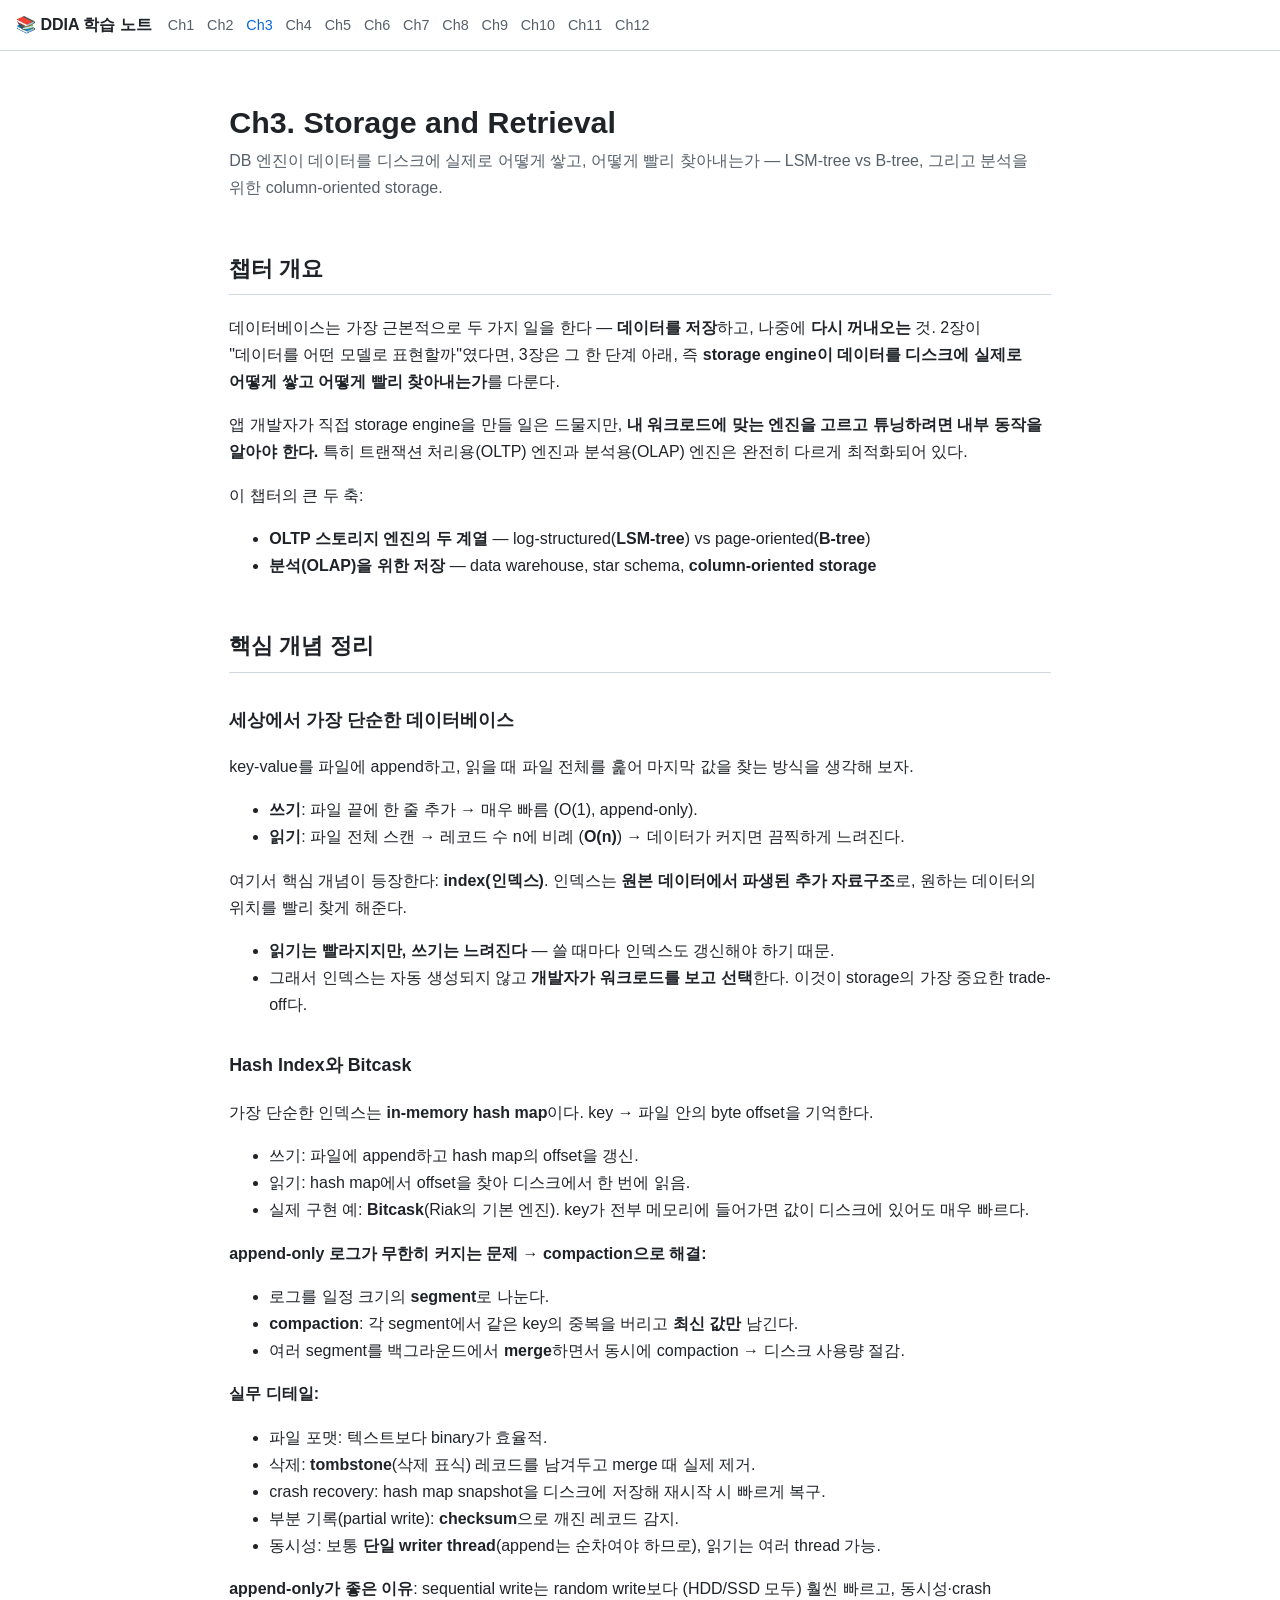
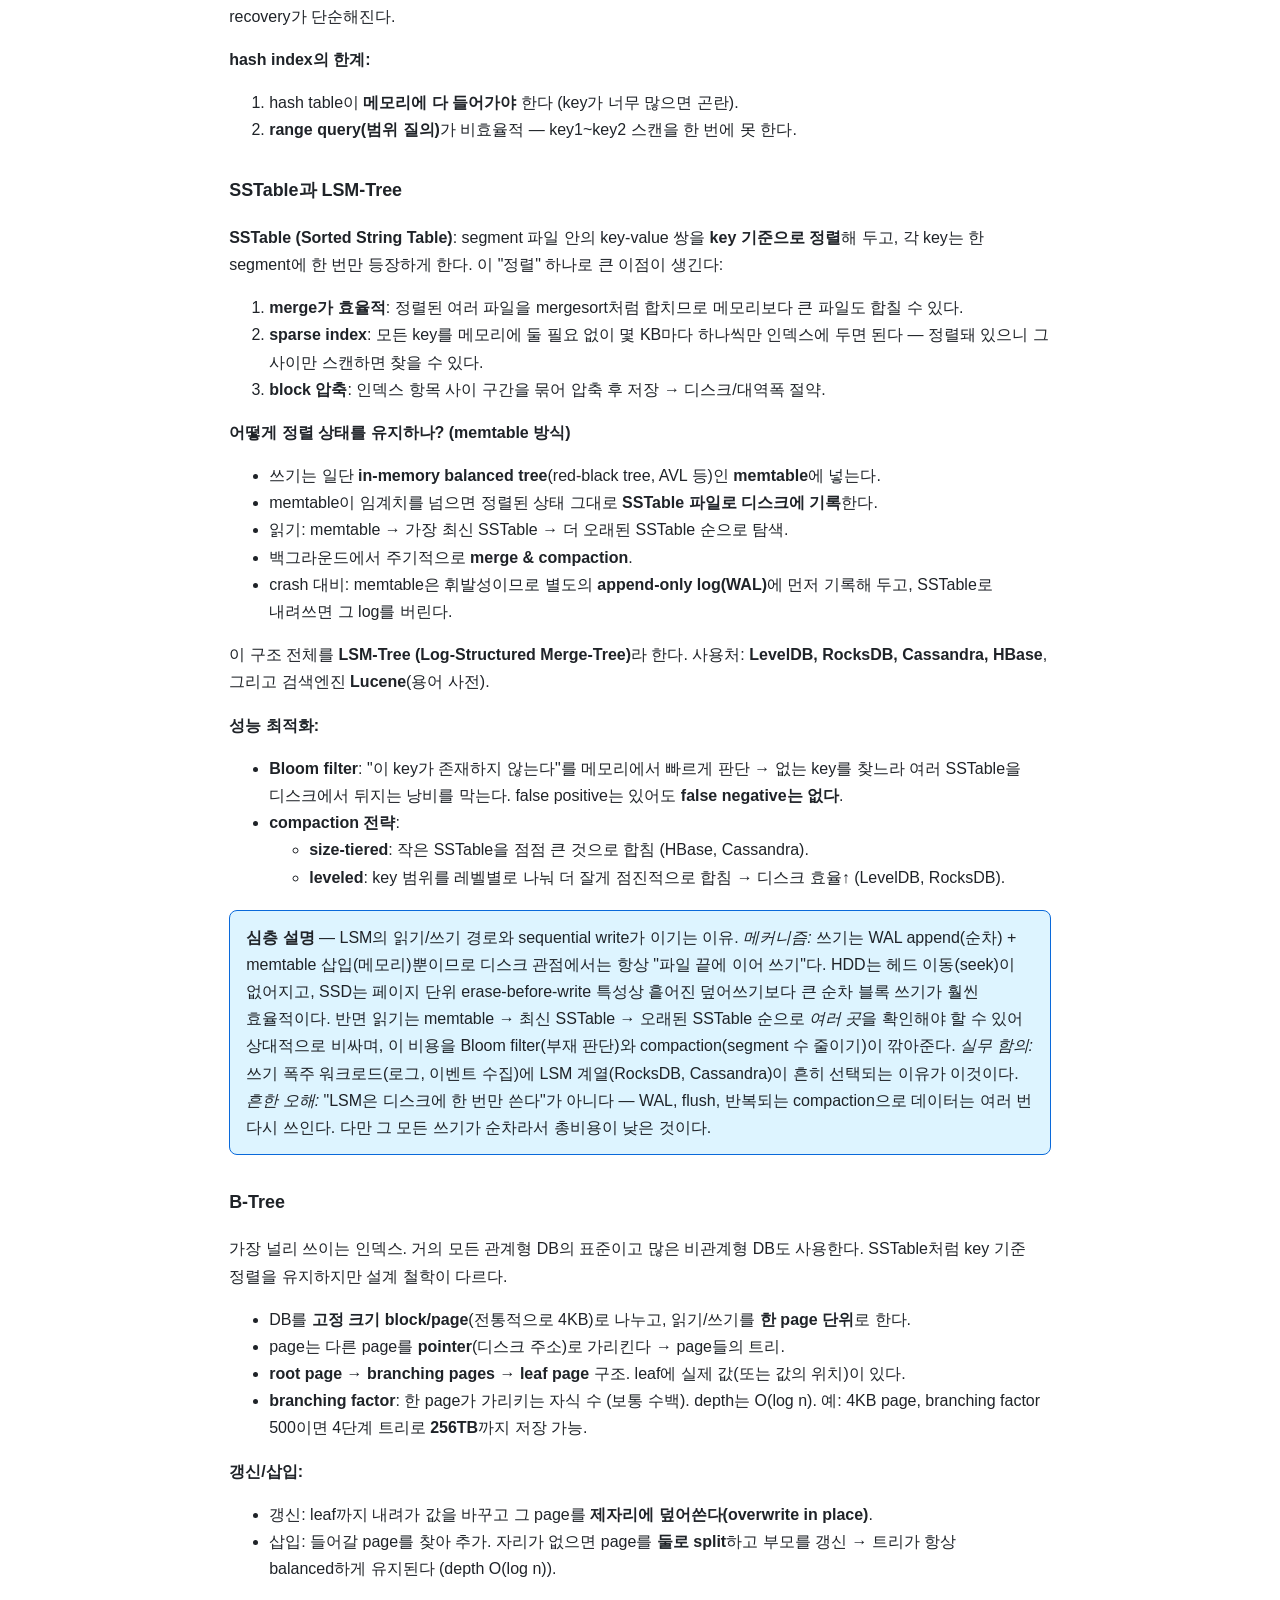
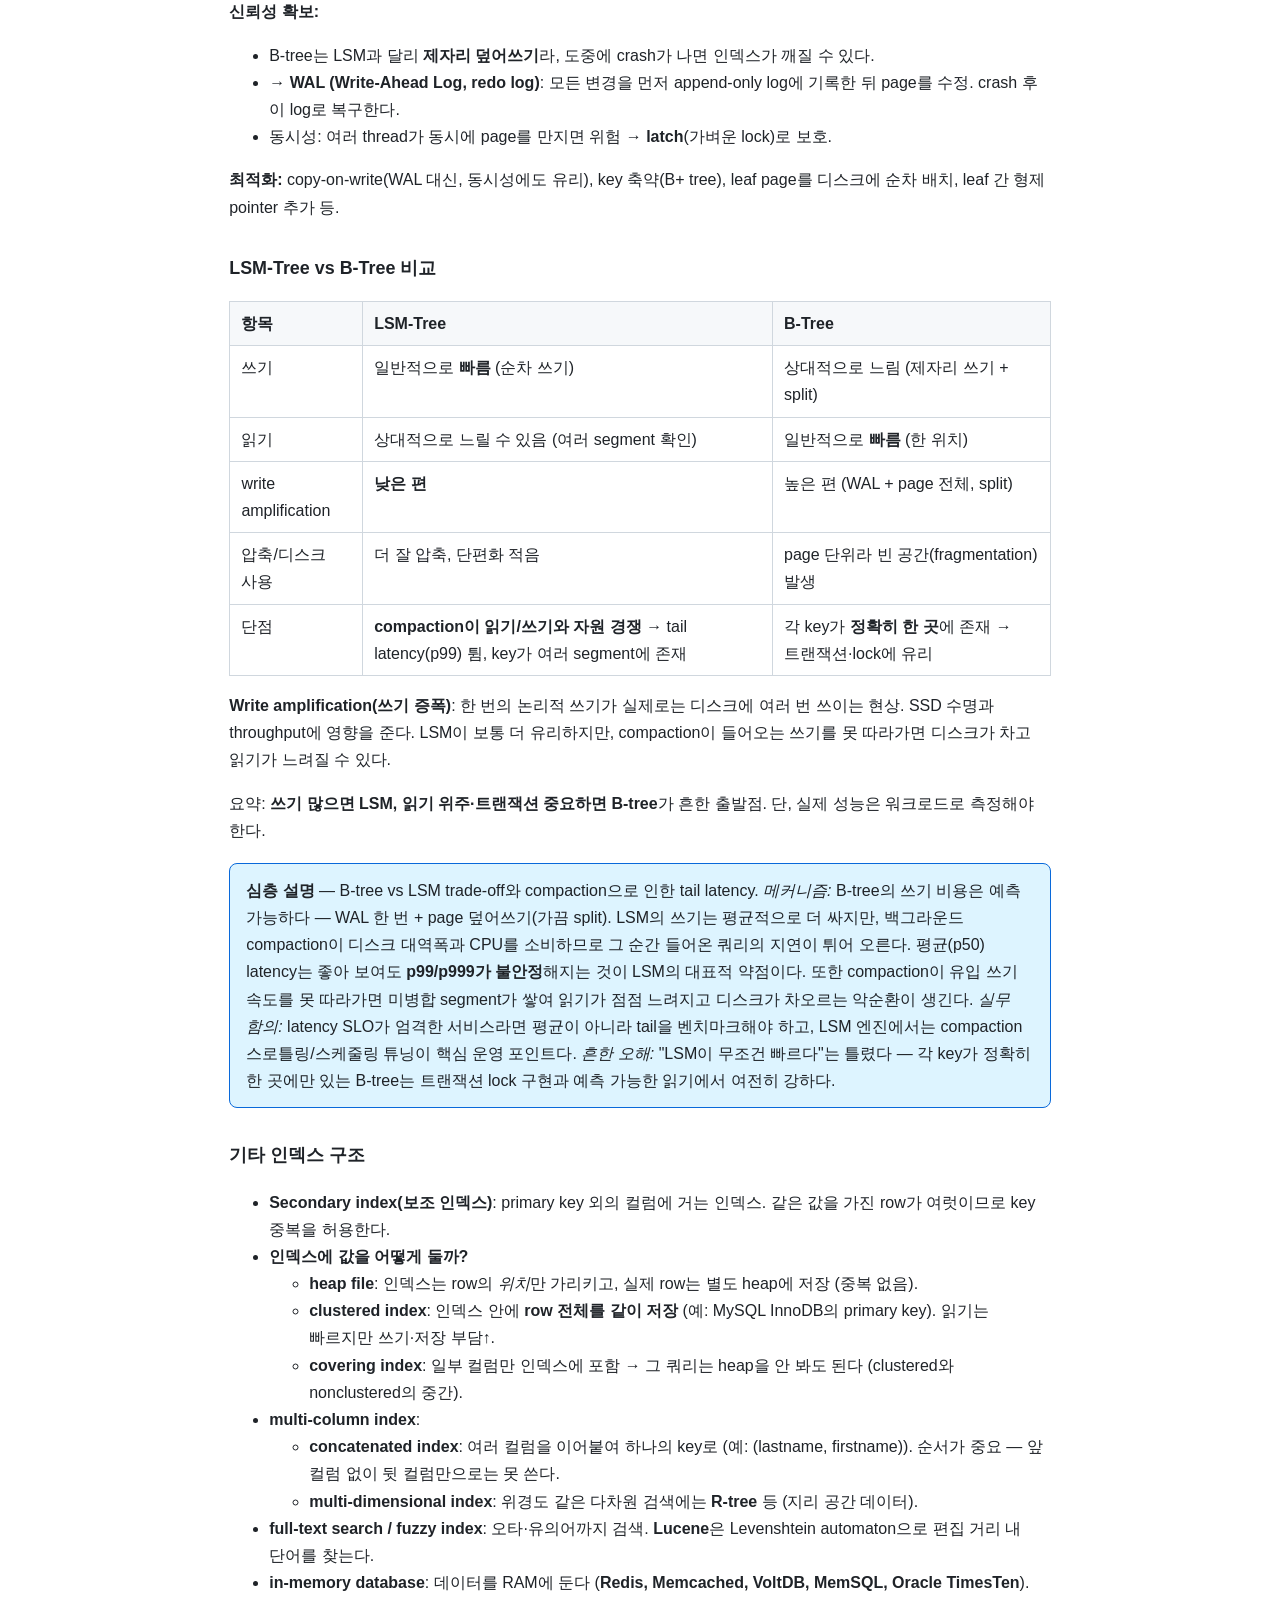
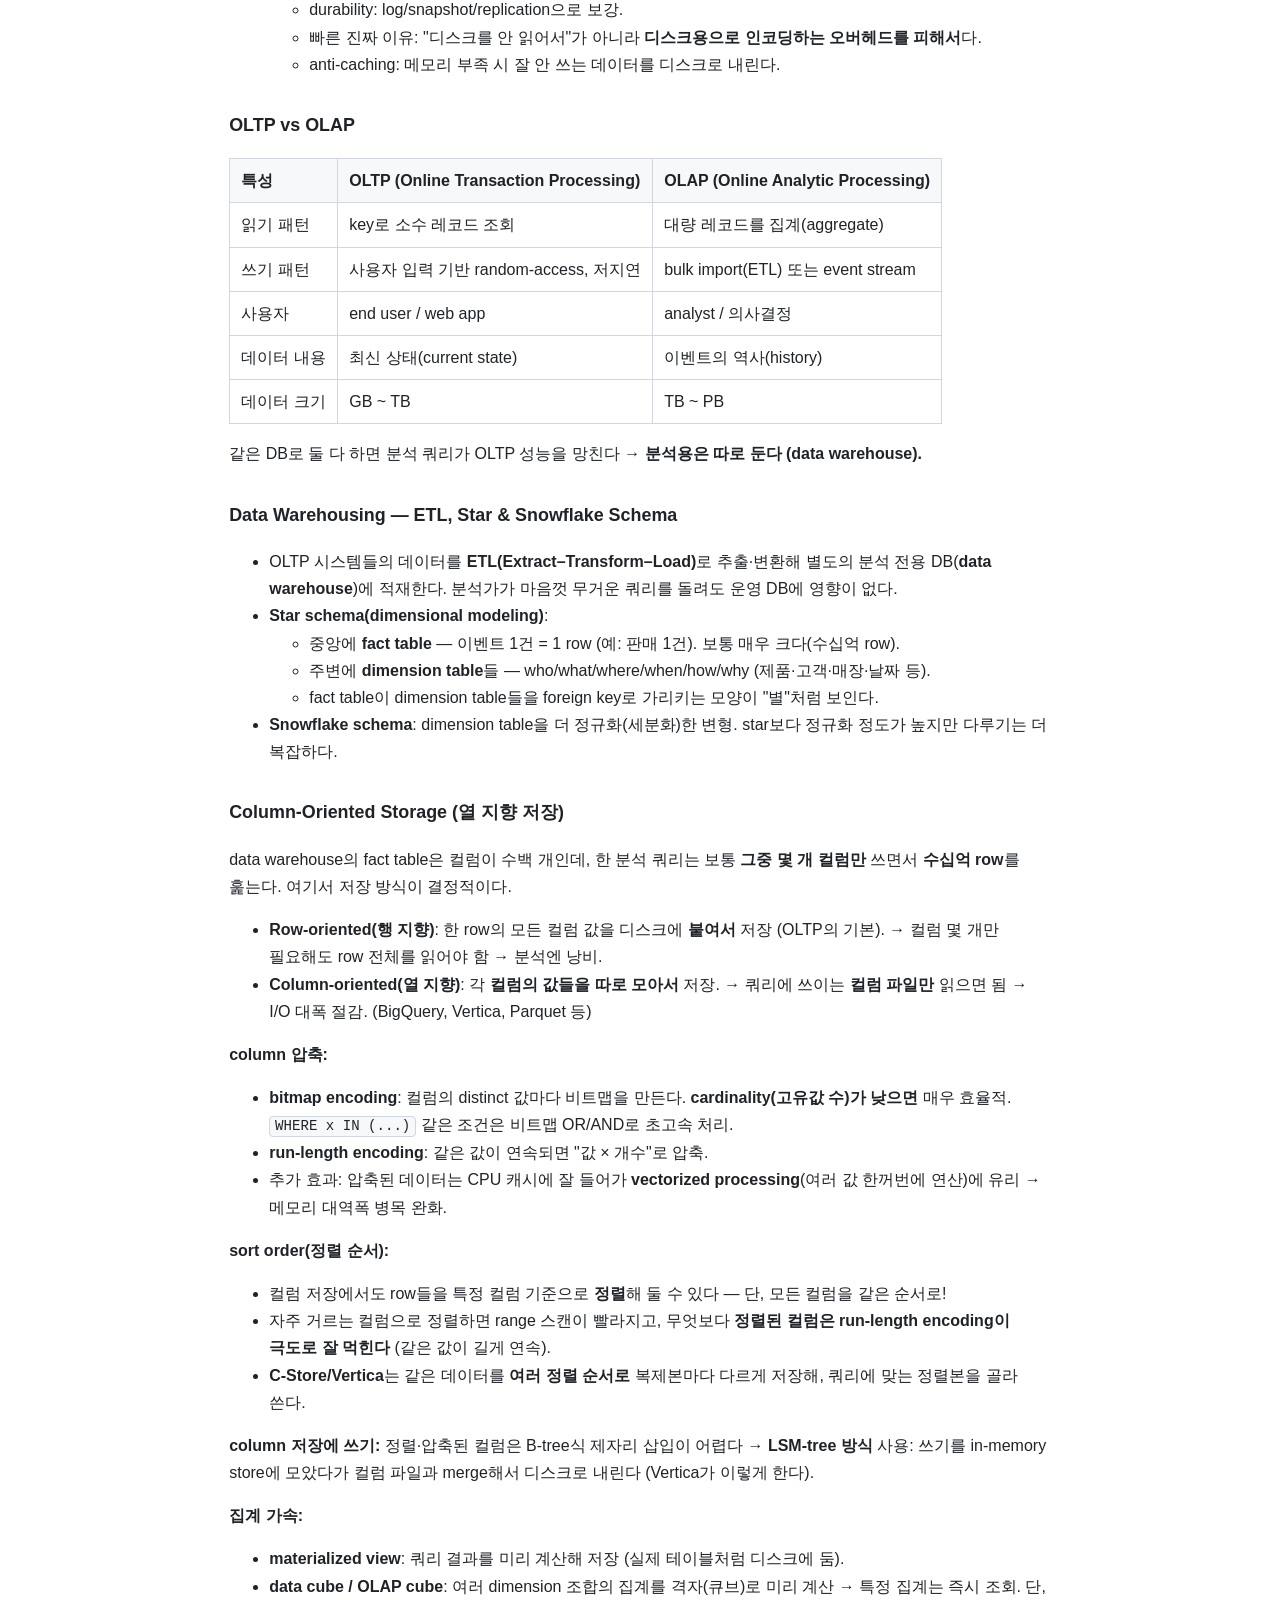
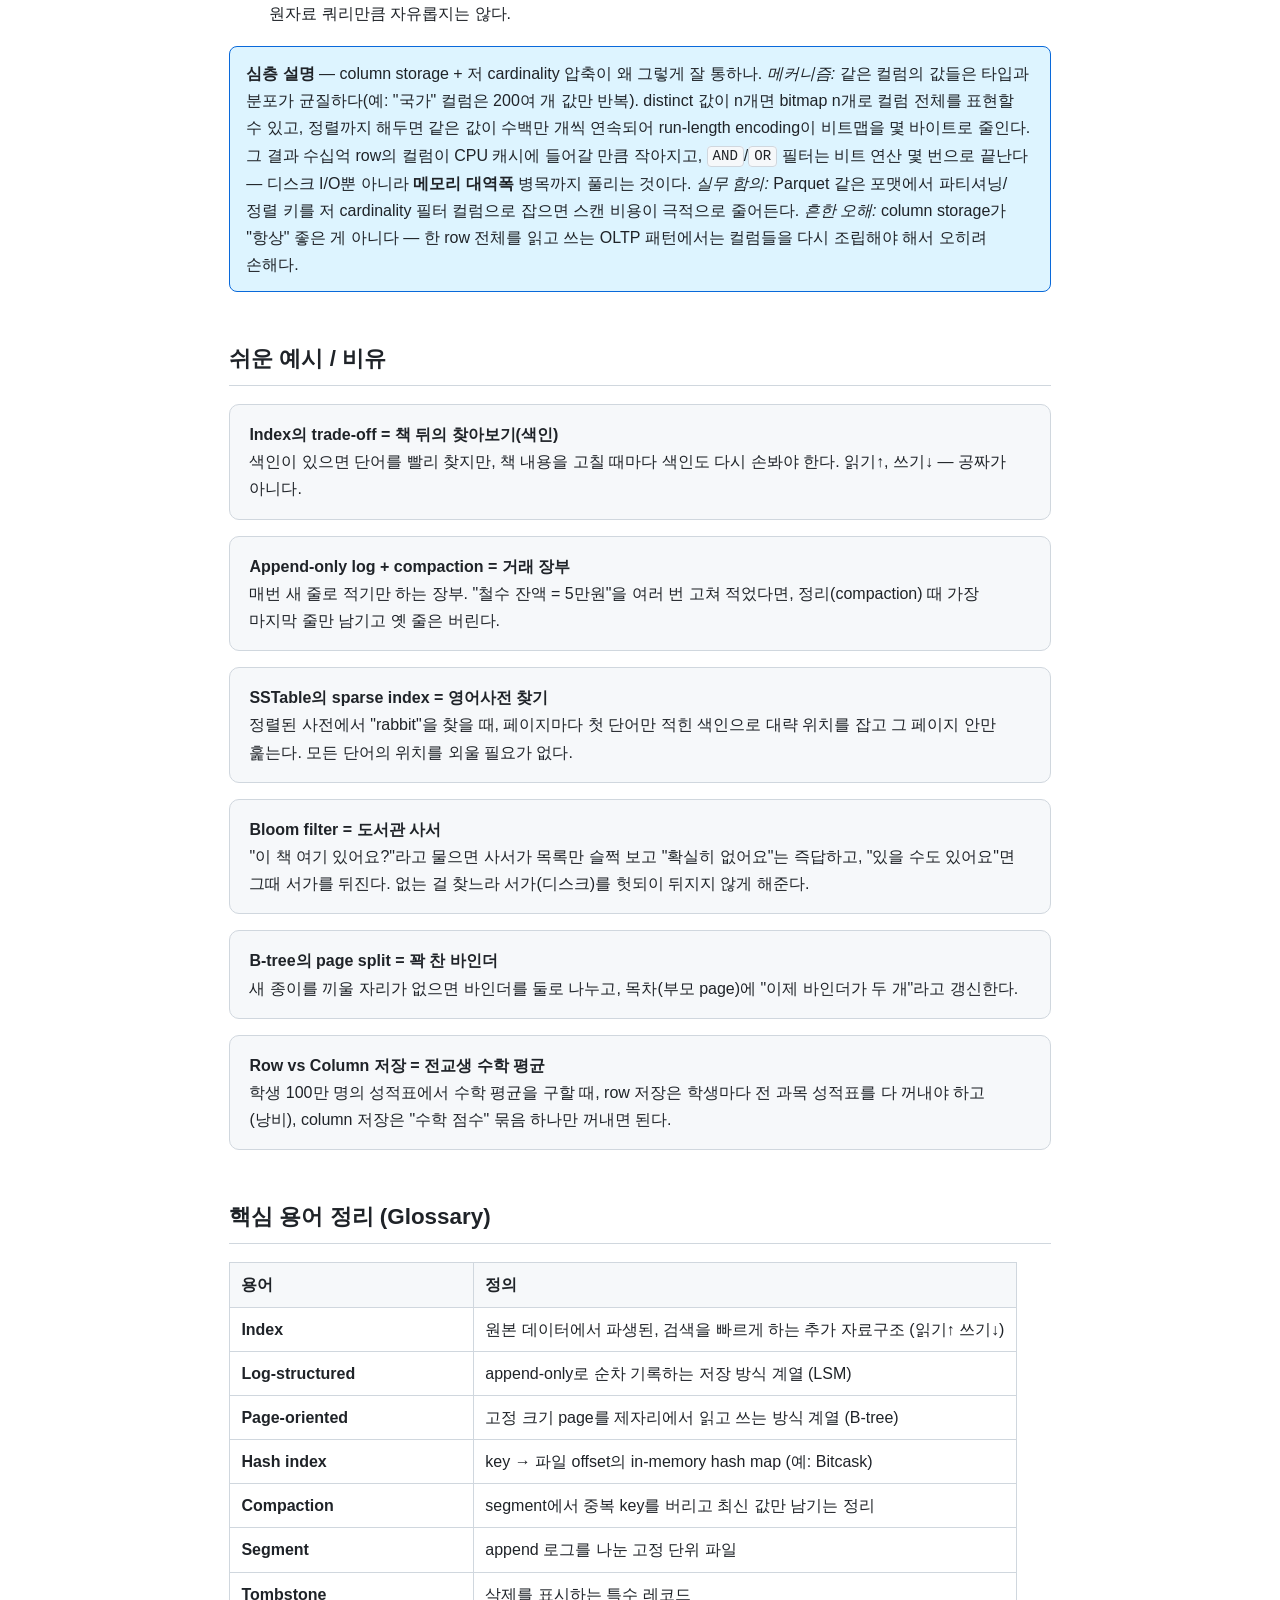
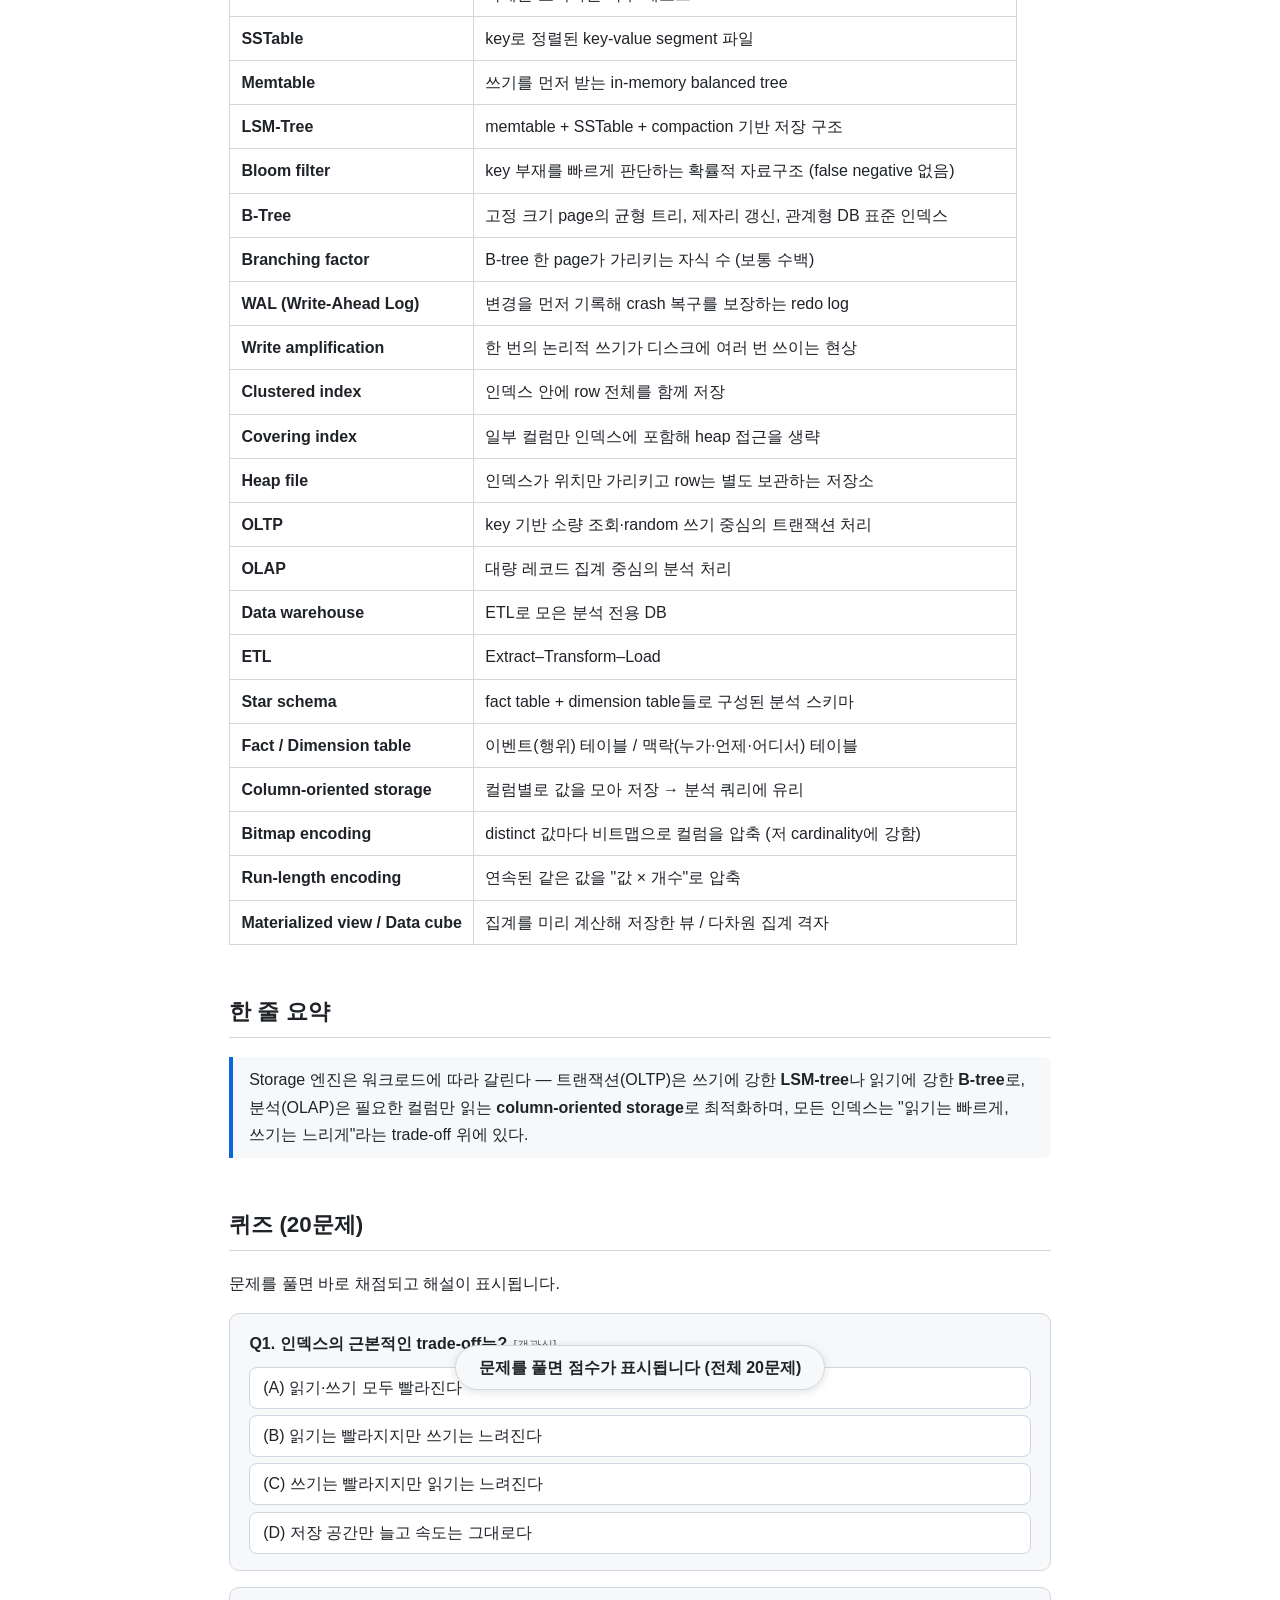
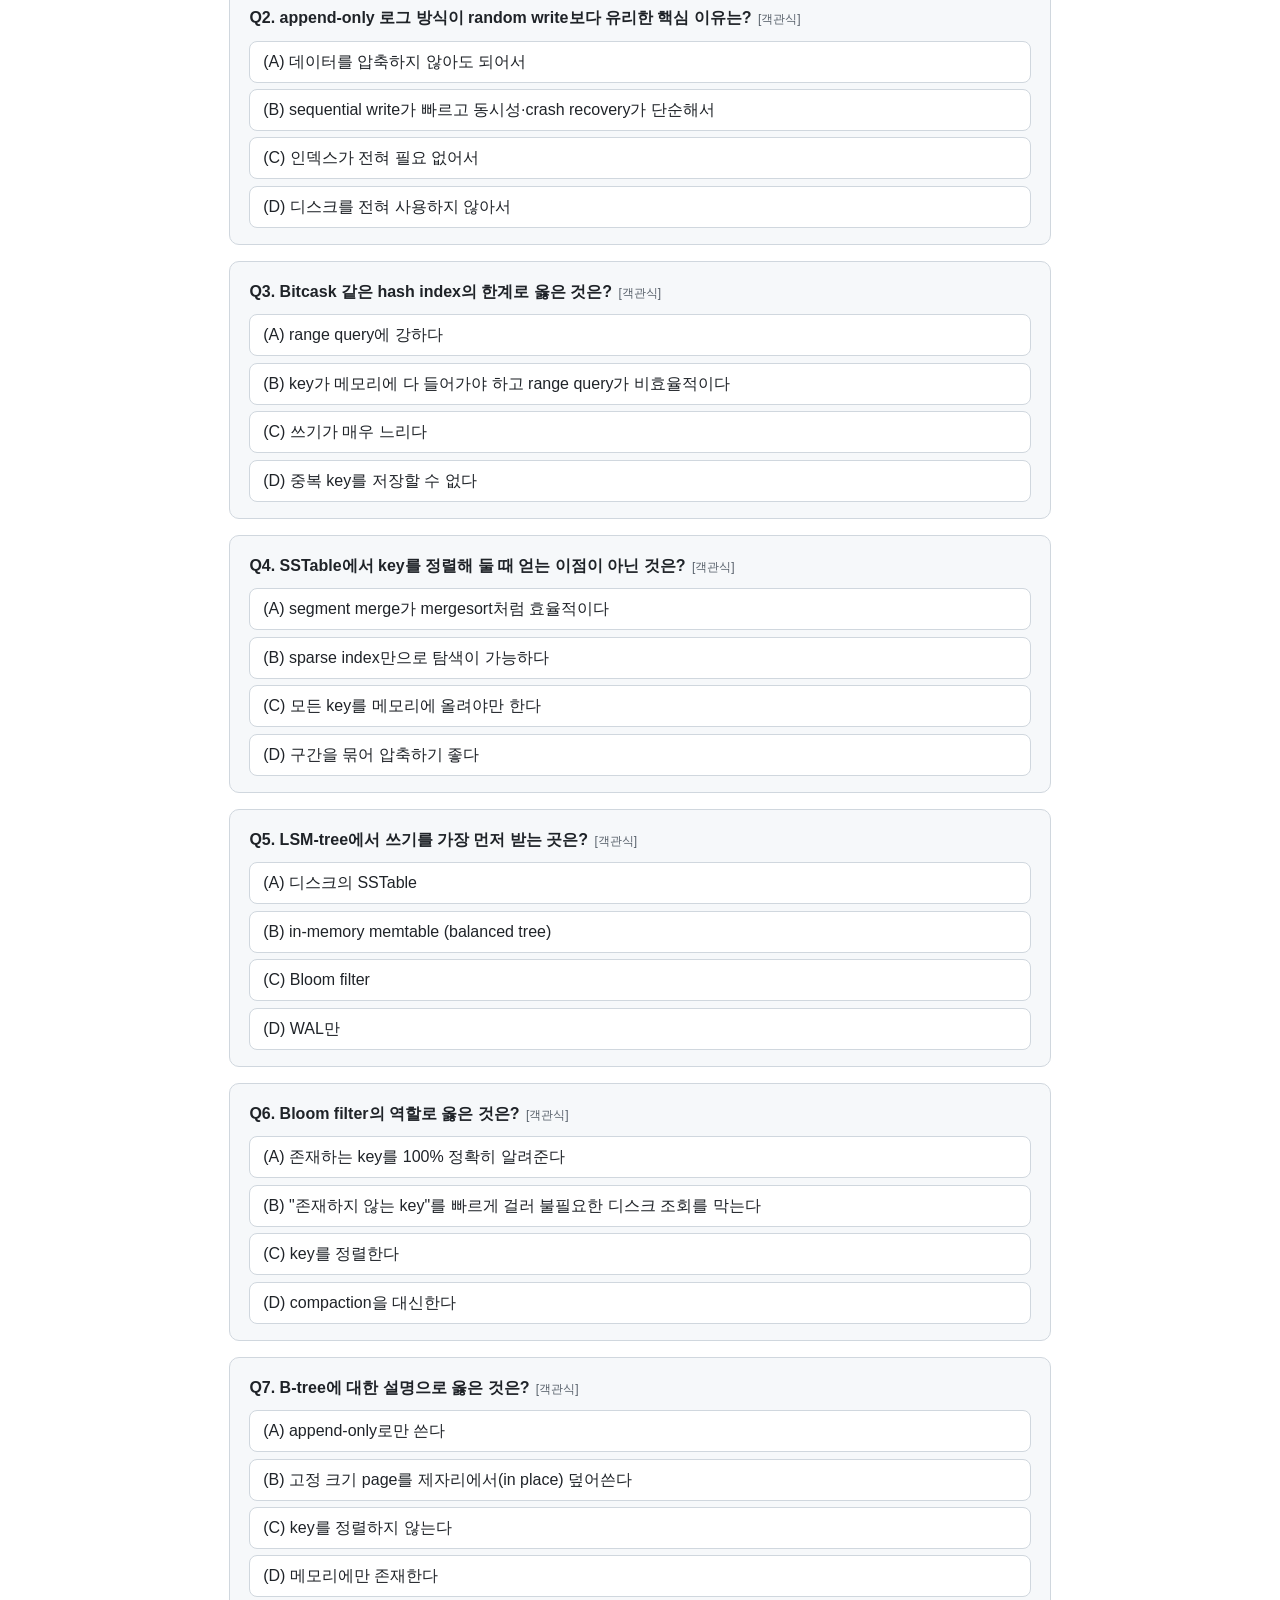
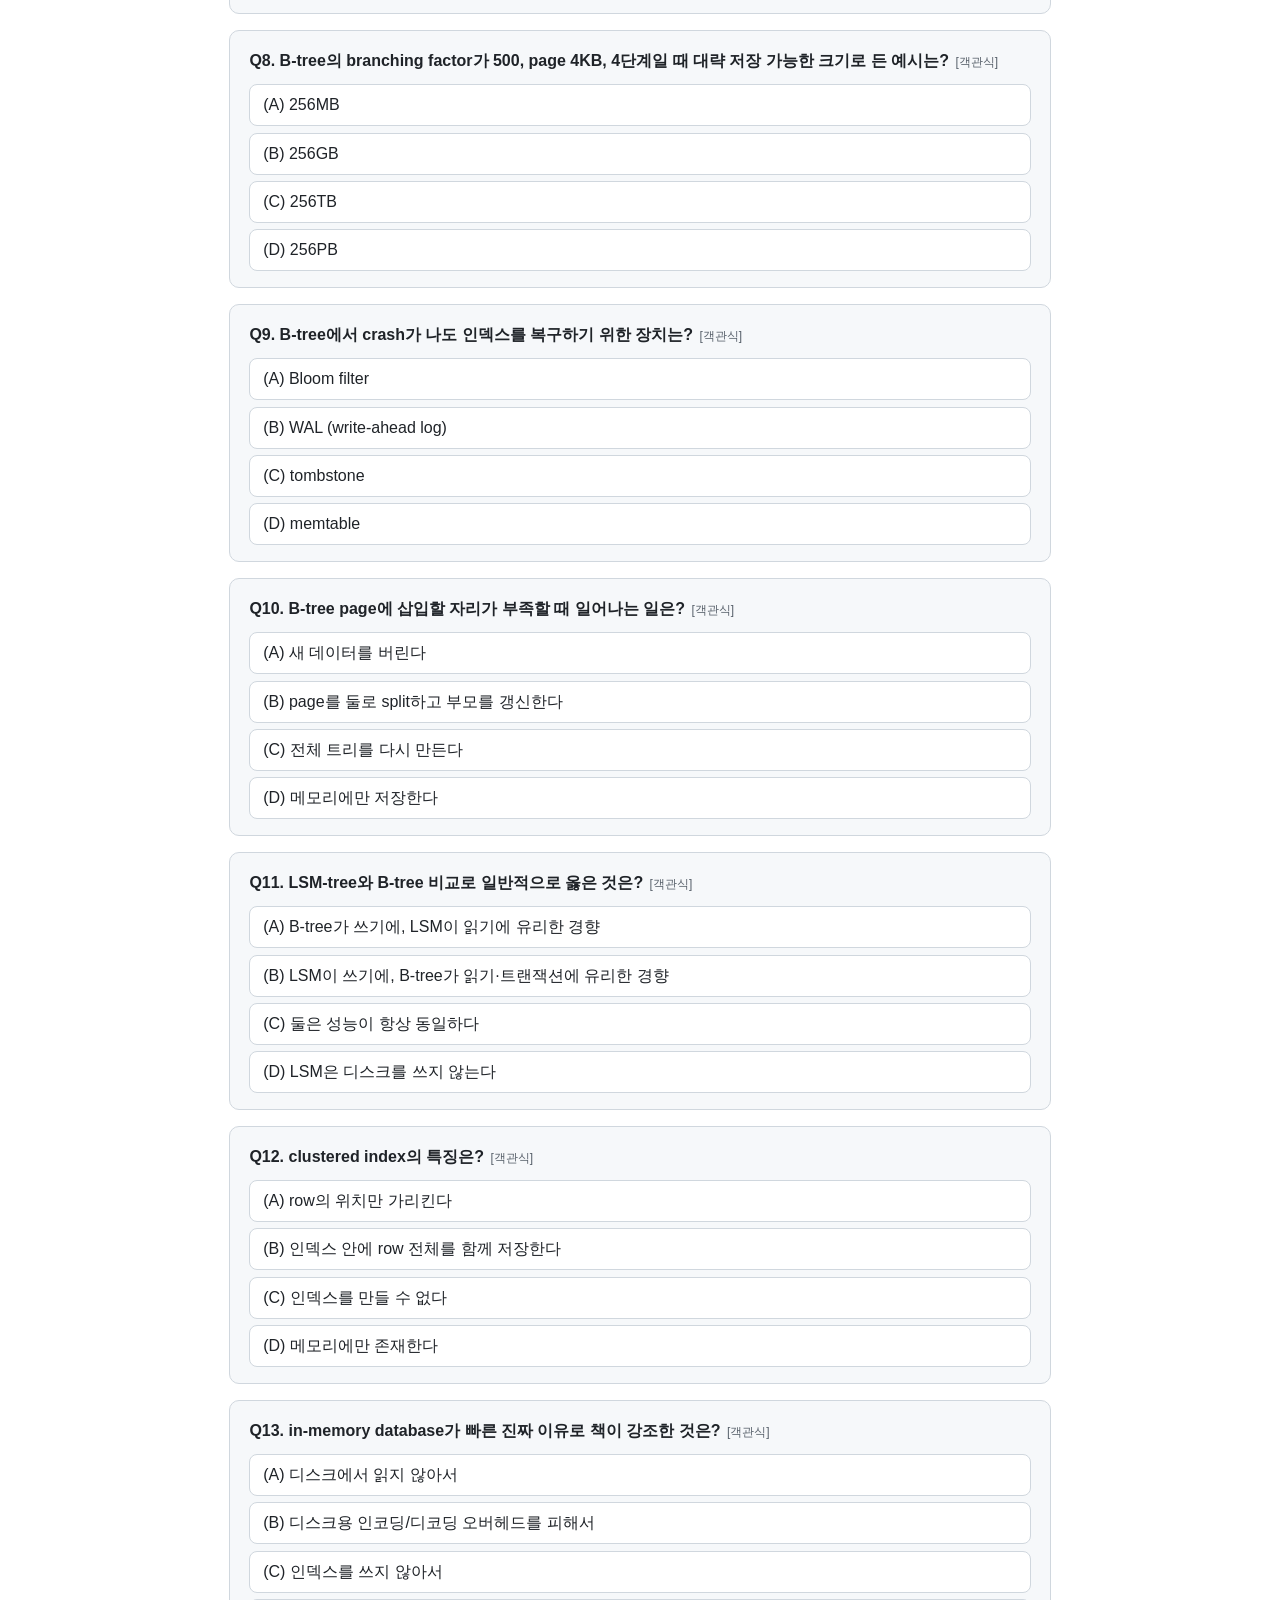
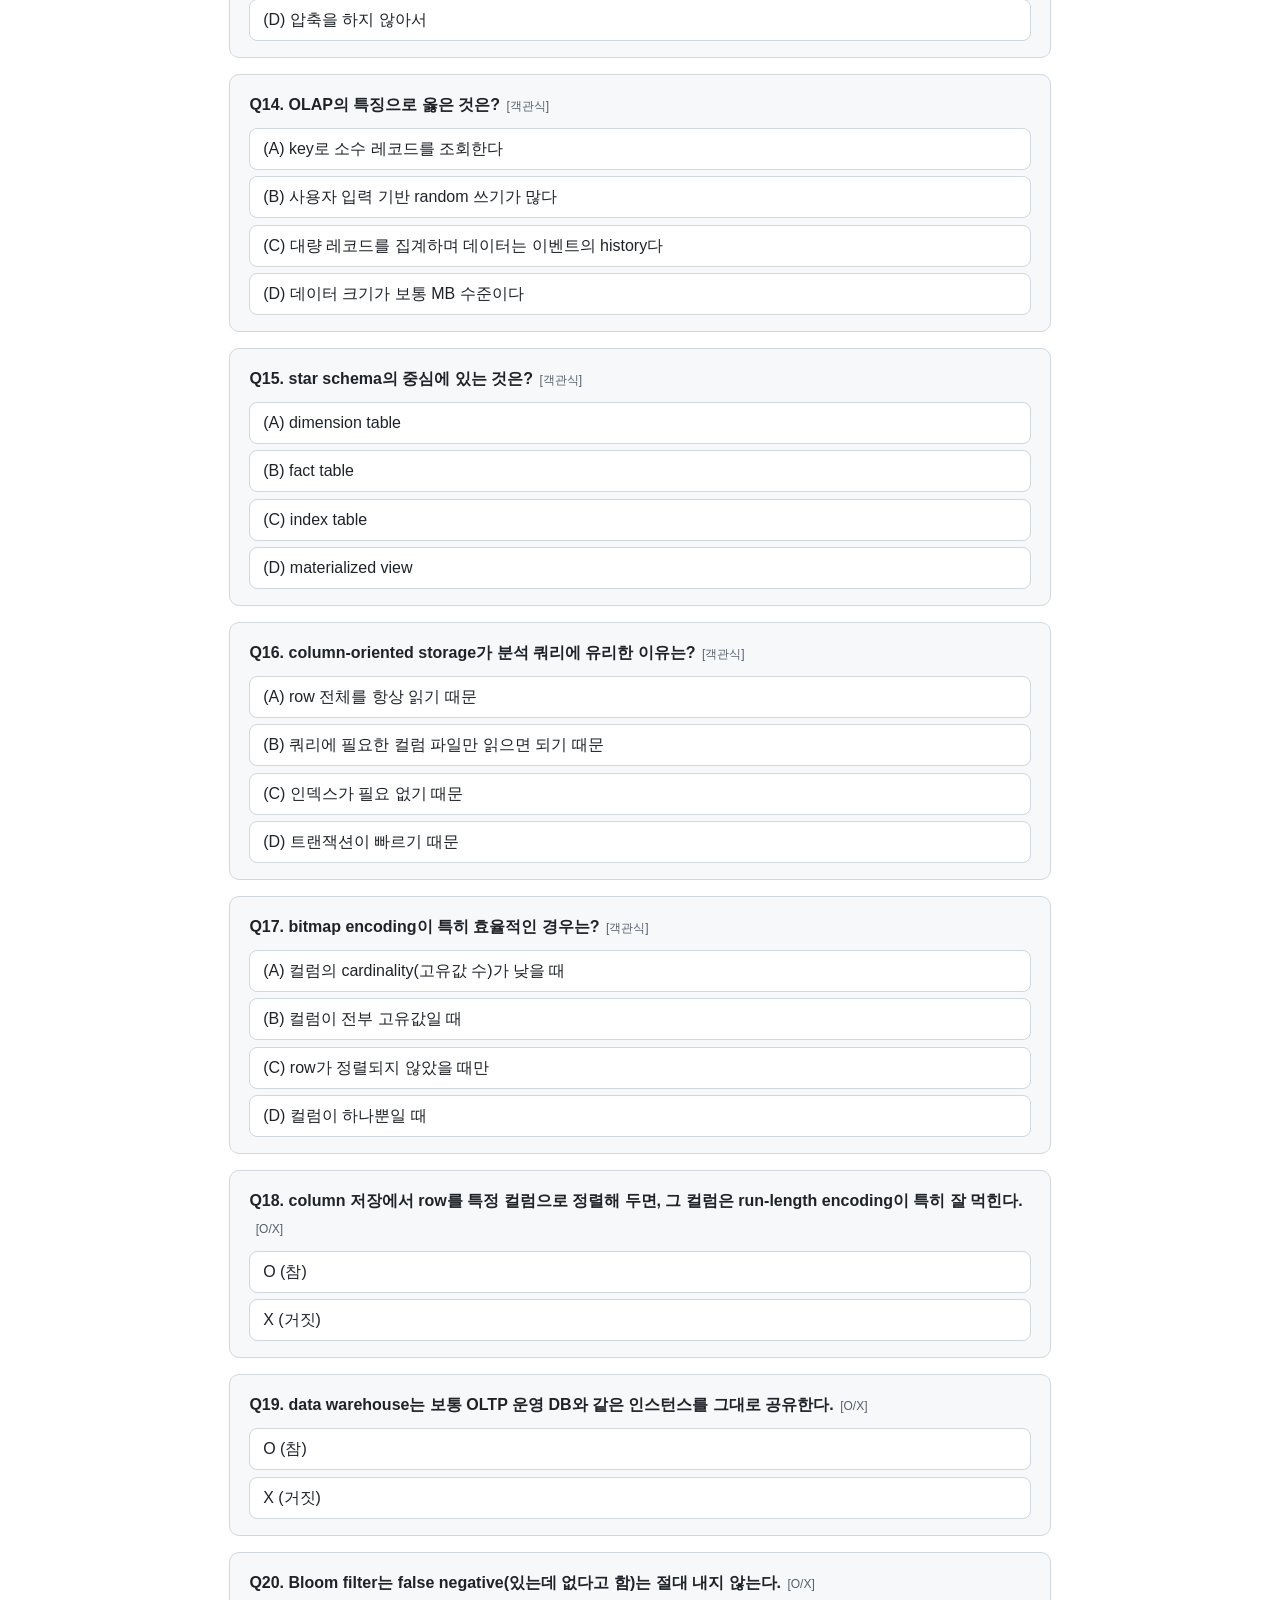
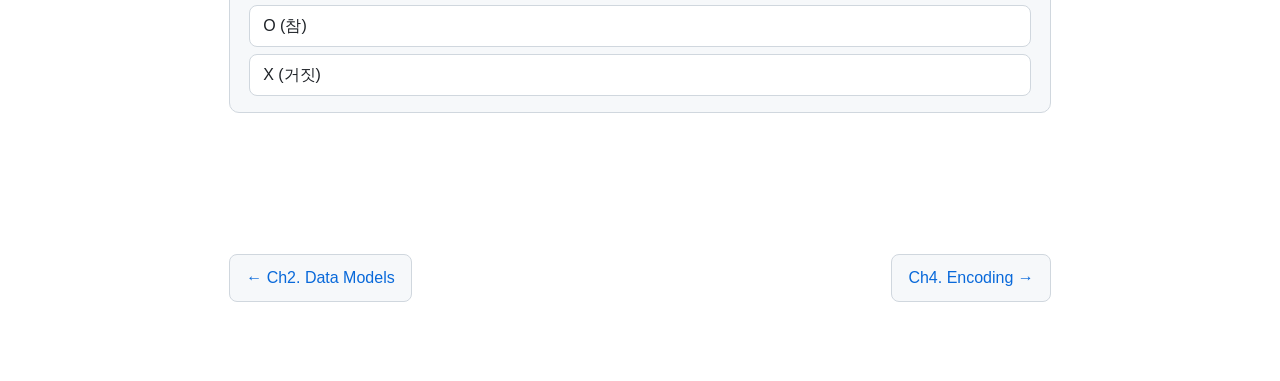
<file: docs/ch03.html>
<!doctype html>
<html lang="ko">
  <head>
    <meta charset="utf-8" />
    <meta name="viewport" content="width=device-width, initial-scale=1" />
    <title>Ch3. Storage and Retrieval — DDIA 학습 노트</title>
    <link rel="stylesheet" href="assets/style.css" />
  </head>
  <body>
    <header class="site-header">
      <a href="index.html">📚 DDIA 학습 노트</a>
      <nav>
        <a href="ch01.html">Ch1</a>
        <a href="ch02.html">Ch2</a>
        <a href="ch03.html" class="active">Ch3</a>
        <a href="ch04.html">Ch4</a>
    <a href="ch05.html">Ch5</a>
    <a href="ch06.html">Ch6</a>
    <a href="ch07.html">Ch7</a>
    <a href="ch08.html">Ch8</a>
    <a href="ch09.html">Ch9</a>
    <a href="ch10.html">Ch10</a>
    <a href="ch11.html">Ch11</a>
    <a href="ch12.html">Ch12</a>
      </nav>
    </header>
    <main>
      <h1>Ch3. Storage and Retrieval</h1>
      <p class="subtitle">
        DB 엔진이 데이터를 디스크에 실제로 어떻게 쌓고, 어떻게 빨리 찾아내는가 —
        LSM-tree vs B-tree, 그리고 분석을 위한 column-oriented storage.
      </p>

      <h2>챕터 개요</h2>
      <p>
        데이터베이스는 가장 근본적으로 두 가지 일을 한다 —
        <strong>데이터를 저장</strong>하고, 나중에
        <strong>다시 꺼내오는</strong> 것. 2장이 "데이터를 어떤 모델로
        표현할까"였다면, 3장은 그 한 단계 아래, 즉
        <strong
          >storage engine이 데이터를 디스크에 실제로 어떻게 쌓고 어떻게 빨리
          찾아내는가</strong
        >를 다룬다.
      </p>
      <p>
        앱 개발자가 직접 storage engine을 만들 일은 드물지만,
        <strong
          >내 워크로드에 맞는 엔진을 고르고 튜닝하려면 내부 동작을 알아야
          한다.</strong
        >
        특히 트랜잭션 처리용(OLTP) 엔진과 분석용(OLAP) 엔진은 완전히 다르게
        최적화되어 있다.
      </p>
      <p>이 챕터의 큰 두 축:</p>
      <ul>
        <li>
          <strong>OLTP 스토리지 엔진의 두 계열</strong> —
          log-structured(<strong>LSM-tree</strong>) vs
          page-oriented(<strong>B-tree</strong>)
        </li>
        <li>
          <strong>분석(OLAP)을 위한 저장</strong> — data warehouse, star schema,
          <strong>column-oriented storage</strong>
        </li>
      </ul>

      <h2>핵심 개념 정리</h2>

      <h3>세상에서 가장 단순한 데이터베이스</h3>
      <p>
        key-value를 파일에 append하고, 읽을 때 파일 전체를 훑어 마지막 값을 찾는
        방식을 생각해 보자.
      </p>
      <ul>
        <li>
          <strong>쓰기</strong>: 파일 끝에 한 줄 추가 → 매우 빠름 (O(1),
          append-only).
        </li>
        <li>
          <strong>읽기</strong>: 파일 전체 스캔 → 레코드 수 n에 비례
          (<strong>O(n)</strong>) → 데이터가 커지면 끔찍하게 느려진다.
        </li>
      </ul>
      <p>
        여기서 핵심 개념이 등장한다: <strong>index(인덱스)</strong>. 인덱스는
        <strong>원본 데이터에서 파생된 추가 자료구조</strong>로, 원하는 데이터의
        위치를 빨리 찾게 해준다.
      </p>
      <ul>
        <li>
          <strong>읽기는 빨라지지만, 쓰기는 느려진다</strong> — 쓸 때마다
          인덱스도 갱신해야 하기 때문.
        </li>
        <li>
          그래서 인덱스는 자동 생성되지 않고
          <strong>개발자가 워크로드를 보고 선택</strong>한다. 이것이 storage의
          가장 중요한 trade-off다.
        </li>
      </ul>

      <h3>Hash Index와 Bitcask</h3>
      <p>
        가장 단순한 인덱스는 <strong>in-memory hash map</strong>이다. key → 파일
        안의 byte offset을 기억한다.
      </p>
      <ul>
        <li>쓰기: 파일에 append하고 hash map의 offset을 갱신.</li>
        <li>읽기: hash map에서 offset을 찾아 디스크에서 한 번에 읽음.</li>
        <li>
          실제 구현 예: <strong>Bitcask</strong>(Riak의 기본 엔진). key가 전부
          메모리에 들어가면 값이 디스크에 있어도 매우 빠르다.
        </li>
      </ul>
      <p>
        <strong
          >append-only 로그가 무한히 커지는 문제 → compaction으로 해결:</strong
        >
      </p>
      <ul>
        <li>로그를 일정 크기의 <strong>segment</strong>로 나눈다.</li>
        <li>
          <strong>compaction</strong>: 각 segment에서 같은 key의 중복을 버리고
          <strong>최신 값만</strong> 남긴다.
        </li>
        <li>
          여러 segment를 백그라운드에서 <strong>merge</strong>하면서 동시에
          compaction → 디스크 사용량 절감.
        </li>
      </ul>
      <p><strong>실무 디테일:</strong></p>
      <ul>
        <li>파일 포맷: 텍스트보다 binary가 효율적.</li>
        <li>
          삭제: <strong>tombstone</strong>(삭제 표식) 레코드를 남겨두고 merge 때
          실제 제거.
        </li>
        <li>
          crash recovery: hash map snapshot을 디스크에 저장해 재시작 시 빠르게
          복구.
        </li>
        <li>
          부분 기록(partial write): <strong>checksum</strong>으로 깨진 레코드
          감지.
        </li>
        <li>
          동시성: 보통 <strong>단일 writer thread</strong>(append는 순차여야
          하므로), 읽기는 여러 thread 가능.
        </li>
      </ul>
      <p>
        <strong>append-only가 좋은 이유</strong>: sequential write는 random
        write보다 (HDD/SSD 모두) 훨씬 빠르고, 동시성·crash recovery가
        단순해진다.
      </p>
      <p><strong>hash index의 한계:</strong></p>
      <ol>
        <li>
          hash table이 <strong>메모리에 다 들어가야</strong> 한다 (key가 너무
          많으면 곤란).
        </li>
        <li>
          <strong>range query(범위 질의)</strong>가 비효율적 — key1~key2 스캔을
          한 번에 못 한다.
        </li>
      </ol>

      <h3>SSTable과 LSM-Tree</h3>
      <p>
        <strong>SSTable (Sorted String Table)</strong>: segment 파일 안의
        key-value 쌍을 <strong>key 기준으로 정렬</strong>해 두고, 각 key는 한
        segment에 한 번만 등장하게 한다. 이 "정렬" 하나로 큰 이점이 생긴다:
      </p>
      <ol>
        <li>
          <strong>merge가 효율적</strong>: 정렬된 여러 파일을 mergesort처럼
          합치므로 메모리보다 큰 파일도 합칠 수 있다.
        </li>
        <li>
          <strong>sparse index</strong>: 모든 key를 메모리에 둘 필요 없이 몇
          KB마다 하나씩만 인덱스에 두면 된다 — 정렬돼 있으니 그 사이만 스캔하면
          찾을 수 있다.
        </li>
        <li>
          <strong>block 압축</strong>: 인덱스 항목 사이 구간을 묶어 압축 후 저장
          → 디스크/대역폭 절약.
        </li>
      </ol>
      <p><strong>어떻게 정렬 상태를 유지하나? (memtable 방식)</strong></p>
      <ul>
        <li>
          쓰기는 일단 <strong>in-memory balanced tree</strong>(red-black tree,
          AVL 등)인 <strong>memtable</strong>에 넣는다.
        </li>
        <li>
          memtable이 임계치를 넘으면 정렬된 상태 그대로
          <strong>SSTable 파일로 디스크에 기록</strong>한다.
        </li>
        <li>
          읽기: memtable → 가장 최신 SSTable → 더 오래된 SSTable 순으로 탐색.
        </li>
        <li>
          백그라운드에서 주기적으로 <strong>merge &amp; compaction</strong>.
        </li>
        <li>
          crash 대비: memtable은 휘발성이므로 별도의
          <strong>append-only log(WAL)</strong>에 먼저 기록해 두고, SSTable로
          내려쓰면 그 log를 버린다.
        </li>
      </ul>
      <p>
        이 구조 전체를 <strong>LSM-Tree (Log-Structured Merge-Tree)</strong>라
        한다. 사용처: <strong>LevelDB, RocksDB, Cassandra, HBase</strong>,
        그리고 검색엔진 <strong>Lucene</strong>(용어 사전).
      </p>
      <p><strong>성능 최적화:</strong></p>
      <ul>
        <li>
          <strong>Bloom filter</strong>: "이 key가 존재하지 않는다"를 메모리에서
          빠르게 판단 → 없는 key를 찾느라 여러 SSTable을 디스크에서 뒤지는
          낭비를 막는다. false positive는 있어도
          <strong>false negative는 없다</strong>.
        </li>
        <li>
          <strong>compaction 전략</strong>:
          <ul>
            <li>
              <strong>size-tiered</strong>: 작은 SSTable을 점점 큰 것으로 합침
              (HBase, Cassandra).
            </li>
            <li>
              <strong>leveled</strong>: key 범위를 레벨별로 나눠 더 잘게
              점진적으로 합침 → 디스크 효율↑ (LevelDB, RocksDB).
            </li>
          </ul>
        </li>
      </ul>
      <div class="callout">
        <strong>심층 설명</strong> — LSM의 읽기/쓰기 경로와 sequential write가
        이기는 이유. <em>메커니즘:</em> 쓰기는 WAL append(순차) + memtable
        삽입(메모리)뿐이므로 디스크 관점에서는 항상 "파일 끝에 이어 쓰기"다.
        HDD는 헤드 이동(seek)이 없어지고, SSD는 페이지 단위 erase-before-write
        특성상 흩어진 덮어쓰기보다 큰 순차 블록 쓰기가 훨씬 효율적이다. 반면
        읽기는 memtable → 최신 SSTable → 오래된 SSTable 순으로
        <em>여러 곳</em>을 확인해야 할 수 있어 상대적으로 비싸며, 이 비용을
        Bloom filter(부재 판단)와 compaction(segment 수 줄이기)이 깎아준다.
        <em>실무 함의:</em> 쓰기 폭주 워크로드(로그, 이벤트 수집)에 LSM
        계열(RocksDB, Cassandra)이 흔히 선택되는 이유가 이것이다.
        <em>흔한 오해:</em> "LSM은 디스크에 한 번만 쓴다"가 아니다 — WAL, flush,
        반복되는 compaction으로 데이터는 여러 번 다시 쓰인다. 다만 그 모든
        쓰기가 순차라서 총비용이 낮은 것이다.
      </div>

      <h3>B-Tree</h3>
      <p>
        가장 널리 쓰이는 인덱스. 거의 모든 관계형 DB의 표준이고 많은 비관계형
        DB도 사용한다. SSTable처럼 key 기준 정렬을 유지하지만 설계 철학이
        다르다.
      </p>
      <ul>
        <li>
          DB를 <strong>고정 크기 block/page</strong>(전통적으로 4KB)로 나누고,
          읽기/쓰기를 <strong>한 page 단위</strong>로 한다.
        </li>
        <li>
          page는 다른 page를 <strong>pointer</strong>(디스크 주소)로 가리킨다 →
          page들의 트리.
        </li>
        <li>
          <strong>root page → branching pages → leaf page</strong> 구조. leaf에
          실제 값(또는 값의 위치)이 있다.
        </li>
        <li>
          <strong>branching factor</strong>: 한 page가 가리키는 자식 수 (보통
          수백). depth는 O(log n). 예: 4KB page, branching factor 500이면 4단계
          트리로 <strong>256TB</strong>까지 저장 가능.
        </li>
      </ul>
      <p><strong>갱신/삽입:</strong></p>
      <ul>
        <li>
          갱신: leaf까지 내려가 값을 바꾸고 그 page를
          <strong>제자리에 덮어쓴다(overwrite in place)</strong>.
        </li>
        <li>
          삽입: 들어갈 page를 찾아 추가. 자리가 없으면 page를
          <strong>둘로 split</strong>하고 부모를 갱신 → 트리가 항상 balanced하게
          유지된다 (depth O(log n)).
        </li>
      </ul>
      <p><strong>신뢰성 확보:</strong></p>
      <ul>
        <li>
          B-tree는 LSM과 달리 <strong>제자리 덮어쓰기</strong>라, 도중에 crash가
          나면 인덱스가 깨질 수 있다.
        </li>
        <li>
          → <strong>WAL (Write-Ahead Log, redo log)</strong>: 모든 변경을 먼저
          append-only log에 기록한 뒤 page를 수정. crash 후 이 log로 복구한다.
        </li>
        <li>
          동시성: 여러 thread가 동시에 page를 만지면 위험 →
          <strong>latch</strong>(가벼운 lock)로 보호.
        </li>
      </ul>
      <p>
        <strong>최적화:</strong> copy-on-write(WAL 대신, 동시성에도 유리), key
        축약(B+ tree), leaf page를 디스크에 순차 배치, leaf 간 형제 pointer 추가
        등.
      </p>

      <h3>LSM-Tree vs B-Tree 비교</h3>
      <table>
        <thead>
          <tr>
            <th>항목</th>
            <th>LSM-Tree</th>
            <th>B-Tree</th>
          </tr>
        </thead>
        <tbody>
          <tr>
            <td>쓰기</td>
            <td>일반적으로 <strong>빠름</strong> (순차 쓰기)</td>
            <td>상대적으로 느림 (제자리 쓰기 + split)</td>
          </tr>
          <tr>
            <td>읽기</td>
            <td>상대적으로 느릴 수 있음 (여러 segment 확인)</td>
            <td>일반적으로 <strong>빠름</strong> (한 위치)</td>
          </tr>
          <tr>
            <td>write amplification</td>
            <td><strong>낮은 편</strong></td>
            <td>높은 편 (WAL + page 전체, split)</td>
          </tr>
          <tr>
            <td>압축/디스크 사용</td>
            <td>더 잘 압축, 단편화 적음</td>
            <td>page 단위라 빈 공간(fragmentation) 발생</td>
          </tr>
          <tr>
            <td>단점</td>
            <td>
              <strong>compaction이 읽기/쓰기와 자원 경쟁</strong> → tail
              latency(p99) 튐, key가 여러 segment에 존재
            </td>
            <td>
              각 key가 <strong>정확히 한 곳</strong>에 존재 → 트랜잭션·lock에
              유리
            </td>
          </tr>
        </tbody>
      </table>
      <p>
        <strong>Write amplification(쓰기 증폭)</strong>: 한 번의 논리적 쓰기가
        실제로는 디스크에 여러 번 쓰이는 현상. SSD 수명과 throughput에 영향을
        준다. LSM이 보통 더 유리하지만, compaction이 들어오는 쓰기를 못 따라가면
        디스크가 차고 읽기가 느려질 수 있다.
      </p>
      <p>
        요약:
        <strong>쓰기 많으면 LSM, 읽기 위주·트랜잭션 중요하면 B-tree</strong>가
        흔한 출발점. 단, 실제 성능은 워크로드로 측정해야 한다.
      </p>
      <div class="callout">
        <strong>심층 설명</strong> — B-tree vs LSM trade-off와 compaction으로
        인한 tail latency. <em>메커니즘:</em> B-tree의 쓰기 비용은 예측 가능하다
        — WAL 한 번 + page 덮어쓰기(가끔 split). LSM의 쓰기는 평균적으로 더
        싸지만, 백그라운드 compaction이 디스크 대역폭과 CPU를 소비하므로 그 순간
        들어온 쿼리의 지연이 튀어 오른다. 평균(p50) latency는 좋아 보여도
        <strong>p99/p999가 불안정</strong>해지는 것이 LSM의 대표적 약점이다.
        또한 compaction이 유입 쓰기 속도를 못 따라가면 미병합 segment가 쌓여
        읽기가 점점 느려지고 디스크가 차오르는 악순환이 생긴다.
        <em>실무 함의:</em> latency SLO가 엄격한 서비스라면 평균이 아니라 tail을
        벤치마크해야 하고, LSM 엔진에서는 compaction 스로틀링/스케줄링 튜닝이
        핵심 운영 포인트다. <em>흔한 오해:</em> "LSM이 무조건 빠르다"는 틀렸다 —
        각 key가 정확히 한 곳에만 있는 B-tree는 트랜잭션 lock 구현과 예측 가능한
        읽기에서 여전히 강하다.
      </div>

      <h3>기타 인덱스 구조</h3>
      <ul>
        <li>
          <strong>Secondary index(보조 인덱스)</strong>: primary key 외의 컬럼에
          거는 인덱스. 같은 값을 가진 row가 여럿이므로 key 중복을 허용한다.
        </li>
        <li>
          <strong>인덱스에 값을 어떻게 둘까?</strong>
          <ul>
            <li>
              <strong>heap file</strong>: 인덱스는 row의 <em>위치</em>만
              가리키고, 실제 row는 별도 heap에 저장 (중복 없음).
            </li>
            <li>
              <strong>clustered index</strong>: 인덱스 안에
              <strong>row 전체를 같이 저장</strong> (예: MySQL InnoDB의 primary
              key). 읽기는 빠르지만 쓰기·저장 부담↑.
            </li>
            <li>
              <strong>covering index</strong>: 일부 컬럼만 인덱스에 포함 → 그
              쿼리는 heap을 안 봐도 된다 (clustered와 nonclustered의 중간).
            </li>
          </ul>
        </li>
        <li>
          <strong>multi-column index</strong>:
          <ul>
            <li>
              <strong>concatenated index</strong>: 여러 컬럼을 이어붙여 하나의
              key로 (예: (lastname, firstname)). 순서가 중요 — 앞 컬럼 없이 뒷
              컬럼만으로는 못 쓴다.
            </li>
            <li>
              <strong>multi-dimensional index</strong>: 위경도 같은 다차원
              검색에는 <strong>R-tree</strong> 등 (지리 공간 데이터).
            </li>
          </ul>
        </li>
        <li>
          <strong>full-text search / fuzzy index</strong>: 오타·유의어까지 검색.
          <strong>Lucene</strong>은 Levenshtein automaton으로 편집 거리 내
          단어를 찾는다.
        </li>
        <li>
          <strong>in-memory database</strong>: 데이터를 RAM에 둔다 (<strong
            >Redis, Memcached, VoltDB, MemSQL, Oracle TimesTen</strong
          >).
          <ul>
            <li>durability: log/snapshot/replication으로 보강.</li>
            <li>
              빠른 진짜 이유: "디스크를 안 읽어서"가 아니라
              <strong>디스크용으로 인코딩하는 오버헤드를 피해서</strong>다.
            </li>
            <li>
              anti-caching: 메모리 부족 시 잘 안 쓰는 데이터를 디스크로 내린다.
            </li>
          </ul>
        </li>
      </ul>

      <h3>OLTP vs OLAP</h3>
      <table>
        <thead>
          <tr>
            <th>특성</th>
            <th>OLTP (Online Transaction Processing)</th>
            <th>OLAP (Online Analytic Processing)</th>
          </tr>
        </thead>
        <tbody>
          <tr>
            <td>읽기 패턴</td>
            <td>key로 소수 레코드 조회</td>
            <td>대량 레코드를 집계(aggregate)</td>
          </tr>
          <tr>
            <td>쓰기 패턴</td>
            <td>사용자 입력 기반 random-access, 저지연</td>
            <td>bulk import(ETL) 또는 event stream</td>
          </tr>
          <tr>
            <td>사용자</td>
            <td>end user / web app</td>
            <td>analyst / 의사결정</td>
          </tr>
          <tr>
            <td>데이터 내용</td>
            <td>최신 상태(current state)</td>
            <td>이벤트의 역사(history)</td>
          </tr>
          <tr>
            <td>데이터 크기</td>
            <td>GB ~ TB</td>
            <td>TB ~ PB</td>
          </tr>
        </tbody>
      </table>
      <p>
        같은 DB로 둘 다 하면 분석 쿼리가 OLTP 성능을 망친다 →
        <strong>분석용은 따로 둔다 (data warehouse).</strong>
      </p>

      <h3>Data Warehousing — ETL, Star &amp; Snowflake Schema</h3>
      <ul>
        <li>
          OLTP 시스템들의 데이터를
          <strong>ETL(Extract–Transform–Load)</strong>로 추출·변환해 별도의 분석
          전용 DB(<strong>data warehouse</strong>)에 적재한다. 분석가가 마음껏
          무거운 쿼리를 돌려도 운영 DB에 영향이 없다.
        </li>
        <li>
          <strong>Star schema(dimensional modeling)</strong>:
          <ul>
            <li>
              중앙에 <strong>fact table</strong> — 이벤트 1건 = 1 row (예: 판매
              1건). 보통 매우 크다(수십억 row).
            </li>
            <li>
              주변에 <strong>dimension table</strong>들 —
              who/what/where/when/how/why (제품·고객·매장·날짜 등).
            </li>
            <li>
              fact table이 dimension table들을 foreign key로 가리키는 모양이
              "별"처럼 보인다.
            </li>
          </ul>
        </li>
        <li>
          <strong>Snowflake schema</strong>: dimension table을 더
          정규화(세분화)한 변형. star보다 정규화 정도가 높지만 다루기는 더
          복잡하다.
        </li>
      </ul>

      <h3>Column-Oriented Storage (열 지향 저장)</h3>
      <p>
        data warehouse의 fact table은 컬럼이 수백 개인데, 한 분석 쿼리는 보통
        <strong>그중 몇 개 컬럼만</strong> 쓰면서 <strong>수십억 row</strong>를
        훑는다. 여기서 저장 방식이 결정적이다.
      </p>
      <ul>
        <li>
          <strong>Row-oriented(행 지향)</strong>: 한 row의 모든 컬럼 값을
          디스크에 <strong>붙여서</strong> 저장 (OLTP의 기본). → 컬럼 몇 개만
          필요해도 row 전체를 읽어야 함 → 분석엔 낭비.
        </li>
        <li>
          <strong>Column-oriented(열 지향)</strong>: 각
          <strong>컬럼의 값들을 따로 모아서</strong> 저장. → 쿼리에 쓰이는
          <strong>컬럼 파일만</strong> 읽으면 됨 → I/O 대폭 절감. (BigQuery,
          Vertica, Parquet 등)
        </li>
      </ul>
      <p><strong>column 압축:</strong></p>
      <ul>
        <li>
          <strong>bitmap encoding</strong>: 컬럼의 distinct 값마다 비트맵을
          만든다. <strong>cardinality(고유값 수)가 낮으면</strong> 매우 효율적.
          <code>WHERE x IN (...)</code> 같은 조건은 비트맵 OR/AND로 초고속 처리.
        </li>
        <li>
          <strong>run-length encoding</strong>: 같은 값이 연속되면 "값 × 개수"로
          압축.
        </li>
        <li>
          추가 효과: 압축된 데이터는 CPU 캐시에 잘 들어가
          <strong>vectorized processing</strong>(여러 값 한꺼번에 연산)에 유리 →
          메모리 대역폭 병목 완화.
        </li>
      </ul>
      <p><strong>sort order(정렬 순서):</strong></p>
      <ul>
        <li>
          컬럼 저장에서도 row들을 특정 컬럼 기준으로 <strong>정렬</strong>해 둘
          수 있다 — 단, 모든 컬럼을 같은 순서로!
        </li>
        <li>
          자주 거르는 컬럼으로 정렬하면 range 스캔이 빨라지고, 무엇보다
          <strong>정렬된 컬럼은 run-length encoding이 극도로 잘 먹힌다</strong>
          (같은 값이 길게 연속).
        </li>
        <li>
          <strong>C-Store/Vertica</strong>는 같은 데이터를
          <strong>여러 정렬 순서로</strong> 복제본마다 다르게 저장해, 쿼리에
          맞는 정렬본을 골라 쓴다.
        </li>
      </ul>
      <p>
        <strong>column 저장에 쓰기:</strong> 정렬·압축된 컬럼은 B-tree식 제자리
        삽입이 어렵다 → <strong>LSM-tree 방식</strong> 사용: 쓰기를 in-memory
        store에 모았다가 컬럼 파일과 merge해서 디스크로 내린다 (Vertica가 이렇게
        한다).
      </p>
      <p><strong>집계 가속:</strong></p>
      <ul>
        <li>
          <strong>materialized view</strong>: 쿼리 결과를 미리 계산해 저장 (실제
          테이블처럼 디스크에 둠).
        </li>
        <li>
          <strong>data cube / OLAP cube</strong>: 여러 dimension 조합의 집계를
          격자(큐브)로 미리 계산 → 특정 집계는 즉시 조회. 단, 원자료 쿼리만큼
          자유롭지는 않다.
        </li>
      </ul>
      <div class="callout">
        <strong>심층 설명</strong> — column storage + 저 cardinality 압축이 왜
        그렇게 잘 통하나. <em>메커니즘:</em> 같은 컬럼의 값들은 타입과 분포가
        균질하다(예: "국가" 컬럼은 200여 개 값만 반복). distinct 값이 n개면
        bitmap n개로 컬럼 전체를 표현할 수 있고, 정렬까지 해두면 같은 값이
        수백만 개씩 연속되어 run-length encoding이 비트맵을 몇 바이트로 줄인다.
        그 결과 수십억 row의 컬럼이 CPU 캐시에 들어갈 만큼 작아지고,
        <code>AND</code>/<code>OR</code> 필터는 비트 연산 몇 번으로 끝난다 —
        디스크 I/O뿐 아니라 <strong>메모리 대역폭</strong> 병목까지 풀리는
        것이다. <em>실무 함의:</em> Parquet 같은 포맷에서 파티셔닝/정렬 키를 저
        cardinality 필터 컬럼으로 잡으면 스캔 비용이 극적으로 줄어든다.
        <em>흔한 오해:</em> column storage가 "항상" 좋은 게 아니다 — 한 row
        전체를 읽고 쓰는 OLTP 패턴에서는 컬럼들을 다시 조립해야 해서 오히려
        손해다.
      </div>

      <h2>쉬운 예시 / 비유</h2>
      <div class="card">
        <strong>Index의 trade-off = 책 뒤의 찾아보기(색인)</strong><br />색인이
        있으면 단어를 빨리 찾지만, 책 내용을 고칠 때마다 색인도 다시 손봐야
        한다. 읽기↑, 쓰기↓ — 공짜가 아니다.
      </div>
      <div class="card">
        <strong>Append-only log + compaction = 거래 장부</strong><br />매번 새
        줄로 적기만 하는 장부. "철수 잔액 = 5만원"을 여러 번 고쳐 적었다면,
        정리(compaction) 때 가장 마지막 줄만 남기고 옛 줄은 버린다.
      </div>
      <div class="card">
        <strong>SSTable의 sparse index = 영어사전 찾기</strong><br />정렬된
        사전에서 "rabbit"을 찾을 때, 페이지마다 첫 단어만 적힌 색인으로 대략
        위치를 잡고 그 페이지 안만 훑는다. 모든 단어의 위치를 외울 필요가 없다.
      </div>
      <div class="card">
        <strong>Bloom filter = 도서관 사서</strong><br />"이 책 여기
        있어요?"라고 물으면 사서가 목록만 슬쩍 보고 "확실히 없어요"는 즉답하고,
        "있을 수도 있어요"면 그때 서가를 뒤진다. 없는 걸 찾느라 서가(디스크)를
        헛되이 뒤지지 않게 해준다.
      </div>
      <div class="card">
        <strong>B-tree의 page split = 꽉 찬 바인더</strong><br />새 종이를 끼울
        자리가 없으면 바인더를 둘로 나누고, 목차(부모 page)에 "이제 바인더가 두
        개"라고 갱신한다.
      </div>
      <div class="card">
        <strong>Row vs Column 저장 = 전교생 수학 평균</strong><br />학생 100만
        명의 성적표에서 수학 평균을 구할 때, row 저장은 학생마다 전 과목
        성적표를 다 꺼내야 하고(낭비), column 저장은 "수학 점수" 묶음 하나만
        꺼내면 된다.
      </div>

      <h2>핵심 용어 정리 (Glossary)</h2>
      <table>
        <thead>
          <tr>
            <th>용어</th>
            <th>정의</th>
          </tr>
        </thead>
        <tbody>
          <tr>
            <td><strong>Index</strong></td>
            <td>
              원본 데이터에서 파생된, 검색을 빠르게 하는 추가 자료구조 (읽기↑
              쓰기↓)
            </td>
          </tr>
          <tr>
            <td><strong>Log-structured</strong></td>
            <td>append-only로 순차 기록하는 저장 방식 계열 (LSM)</td>
          </tr>
          <tr>
            <td><strong>Page-oriented</strong></td>
            <td>고정 크기 page를 제자리에서 읽고 쓰는 방식 계열 (B-tree)</td>
          </tr>
          <tr>
            <td><strong>Hash index</strong></td>
            <td>key → 파일 offset의 in-memory hash map (예: Bitcask)</td>
          </tr>
          <tr>
            <td><strong>Compaction</strong></td>
            <td>segment에서 중복 key를 버리고 최신 값만 남기는 정리</td>
          </tr>
          <tr>
            <td><strong>Segment</strong></td>
            <td>append 로그를 나눈 고정 단위 파일</td>
          </tr>
          <tr>
            <td><strong>Tombstone</strong></td>
            <td>삭제를 표시하는 특수 레코드</td>
          </tr>
          <tr>
            <td><strong>SSTable</strong></td>
            <td>key로 정렬된 key-value segment 파일</td>
          </tr>
          <tr>
            <td><strong>Memtable</strong></td>
            <td>쓰기를 먼저 받는 in-memory balanced tree</td>
          </tr>
          <tr>
            <td><strong>LSM-Tree</strong></td>
            <td>memtable + SSTable + compaction 기반 저장 구조</td>
          </tr>
          <tr>
            <td><strong>Bloom filter</strong></td>
            <td>
              key 부재를 빠르게 판단하는 확률적 자료구조 (false negative 없음)
            </td>
          </tr>
          <tr>
            <td><strong>B-Tree</strong></td>
            <td>
              고정 크기 page의 균형 트리, 제자리 갱신, 관계형 DB 표준 인덱스
            </td>
          </tr>
          <tr>
            <td><strong>Branching factor</strong></td>
            <td>B-tree 한 page가 가리키는 자식 수 (보통 수백)</td>
          </tr>
          <tr>
            <td><strong>WAL (Write-Ahead Log)</strong></td>
            <td>변경을 먼저 기록해 crash 복구를 보장하는 redo log</td>
          </tr>
          <tr>
            <td><strong>Write amplification</strong></td>
            <td>한 번의 논리적 쓰기가 디스크에 여러 번 쓰이는 현상</td>
          </tr>
          <tr>
            <td><strong>Clustered index</strong></td>
            <td>인덱스 안에 row 전체를 함께 저장</td>
          </tr>
          <tr>
            <td><strong>Covering index</strong></td>
            <td>일부 컬럼만 인덱스에 포함해 heap 접근을 생략</td>
          </tr>
          <tr>
            <td><strong>Heap file</strong></td>
            <td>인덱스가 위치만 가리키고 row는 별도 보관하는 저장소</td>
          </tr>
          <tr>
            <td><strong>OLTP</strong></td>
            <td>key 기반 소량 조회·random 쓰기 중심의 트랜잭션 처리</td>
          </tr>
          <tr>
            <td><strong>OLAP</strong></td>
            <td>대량 레코드 집계 중심의 분석 처리</td>
          </tr>
          <tr>
            <td><strong>Data warehouse</strong></td>
            <td>ETL로 모은 분석 전용 DB</td>
          </tr>
          <tr>
            <td><strong>ETL</strong></td>
            <td>Extract–Transform–Load</td>
          </tr>
          <tr>
            <td><strong>Star schema</strong></td>
            <td>fact table + dimension table들로 구성된 분석 스키마</td>
          </tr>
          <tr>
            <td><strong>Fact / Dimension table</strong></td>
            <td>이벤트(행위) 테이블 / 맥락(누가·언제·어디서) 테이블</td>
          </tr>
          <tr>
            <td><strong>Column-oriented storage</strong></td>
            <td>컬럼별로 값을 모아 저장 → 분석 쿼리에 유리</td>
          </tr>
          <tr>
            <td><strong>Bitmap encoding</strong></td>
            <td>
              distinct 값마다 비트맵으로 컬럼을 압축 (저 cardinality에 강함)
            </td>
          </tr>
          <tr>
            <td><strong>Run-length encoding</strong></td>
            <td>연속된 같은 값을 "값 × 개수"로 압축</td>
          </tr>
          <tr>
            <td><strong>Materialized view / Data cube</strong></td>
            <td>집계를 미리 계산해 저장한 뷰 / 다차원 집계 격자</td>
          </tr>
        </tbody>
      </table>

      <h2>한 줄 요약</h2>
      <blockquote>
        Storage 엔진은 워크로드에 따라 갈린다 — 트랜잭션(OLTP)은 쓰기에 강한
        <strong>LSM-tree</strong>나 읽기에 강한 <strong>B-tree</strong>로,
        분석(OLAP)은 필요한 컬럼만 읽는
        <strong>column-oriented storage</strong>로 최적화하며, 모든 인덱스는
        "읽기는 빠르게, 쓰기는 느리게"라는 trade-off 위에 있다.
      </blockquote>

      <h2>퀴즈 (20문제)</h2>
      <p>문제를 풀면 바로 채점되고 해설이 표시됩니다.</p>
      <div id="quiz"></div>
      <div class="footer-nav">
        <a href="ch02.html">← Ch2. Data Models</a
        ><a href="ch04.html">Ch4. Encoding →</a>
      </div>
    </main>
    <script>
      window.QUIZ_DATA = [
        {
          type: "mcq",
          q: "인덱스의 근본적인 trade-off는?",
          options: [
            "읽기·쓰기 모두 빨라진다",
            "읽기는 빨라지지만 쓰기는 느려진다",
            "쓰기는 빨라지지만 읽기는 느려진다",
            "저장 공간만 늘고 속도는 그대로다",
          ],
          answer: 1,
          expl: "인덱스는 검색을 빠르게 하지만, 쓸 때마다 인덱스도 갱신해야 해 쓰기가 느려진다. 그래서 자동 생성이 아니라 개발자가 선택한다.",
        },
        {
          type: "mcq",
          q: "append-only 로그 방식이 random write보다 유리한 핵심 이유는?",
          options: [
            "데이터를 압축하지 않아도 되어서",
            "sequential write가 빠르고 동시성·crash recovery가 단순해서",
            "인덱스가 전혀 필요 없어서",
            "디스크를 전혀 사용하지 않아서",
          ],
          answer: 1,
          expl: "sequential write는 HDD/SSD 모두에서 빠르고, append-only는 동시성과 crash recovery 설계를 단순하게 해준다.",
        },
        {
          type: "mcq",
          q: "Bitcask 같은 hash index의 한계로 옳은 것은?",
          options: [
            "range query에 강하다",
            "key가 메모리에 다 들어가야 하고 range query가 비효율적이다",
            "쓰기가 매우 느리다",
            "중복 key를 저장할 수 없다",
          ],
          answer: 1,
          expl: "hash index는 전체 key가 메모리에 들어가야 하고, 정렬돼 있지 않아 range query가 비효율적이다.",
        },
        {
          type: "mcq",
          q: "SSTable에서 key를 정렬해 둘 때 얻는 이점이 아닌 것은?",
          options: [
            "segment merge가 mergesort처럼 효율적이다",
            "sparse index만으로 탐색이 가능하다",
            "모든 key를 메모리에 올려야만 한다",
            "구간을 묶어 압축하기 좋다",
          ],
          answer: 2,
          expl: "정렬 덕분에 오히려 모든 key를 메모리에 올릴 필요가 없다(sparse index). 나머지는 모두 이점이다.",
        },
        {
          type: "mcq",
          q: "LSM-tree에서 쓰기를 가장 먼저 받는 곳은?",
          options: [
            "디스크의 SSTable",
            "in-memory memtable (balanced tree)",
            "Bloom filter",
            "WAL만",
          ],
          answer: 1,
          expl: "쓰기는 먼저 in-memory memtable에 들어가고, 임계치 초과 시 SSTable로 내려쓴다. (별도 WAL에도 기록해 crash 대비.)",
        },
        {
          type: "mcq",
          q: "Bloom filter의 역할로 옳은 것은?",
          options: [
            "존재하는 key를 100% 정확히 알려준다",
            '"존재하지 않는 key"를 빠르게 걸러 불필요한 디스크 조회를 막는다',
            "key를 정렬한다",
            "compaction을 대신한다",
          ],
          answer: 1,
          expl: 'Bloom filter는 "없는 key"를 빠르게 걸러 디스크 헛조회를 막는다. false positive는 있어도 false negative는 없다.',
        },
        {
          type: "mcq",
          q: "B-tree에 대한 설명으로 옳은 것은?",
          options: [
            "append-only로만 쓴다",
            "고정 크기 page를 제자리에서(in place) 덮어쓴다",
            "key를 정렬하지 않는다",
            "메모리에만 존재한다",
          ],
          answer: 1,
          expl: "B-tree는 고정 크기 page를 제자리에서 덮어쓰는 page-oriented 방식이며 key를 정렬해 둔다.",
        },
        {
          type: "mcq",
          q: "B-tree의 branching factor가 500, page 4KB, 4단계일 때 대략 저장 가능한 크기로 든 예시는?",
          options: ["256MB", "256GB", "256TB", "256PB"],
          answer: 2,
          expl: "책의 예시: 4KB page, branching factor 500, 4단계 → 약 256TB.",
        },
        {
          type: "mcq",
          q: "B-tree에서 crash가 나도 인덱스를 복구하기 위한 장치는?",
          options: [
            "Bloom filter",
            "WAL (write-ahead log)",
            "tombstone",
            "memtable",
          ],
          answer: 1,
          expl: "제자리 덮어쓰기는 crash에 취약하므로 WAL(redo log)에 먼저 기록해 복구한다.",
        },
        {
          type: "mcq",
          q: "B-tree page에 삽입할 자리가 부족할 때 일어나는 일은?",
          options: [
            "새 데이터를 버린다",
            "page를 둘로 split하고 부모를 갱신한다",
            "전체 트리를 다시 만든다",
            "메모리에만 저장한다",
          ],
          answer: 1,
          expl: "자리가 없으면 page를 split하고 부모 page를 갱신해 트리 균형을 유지한다.",
        },
        {
          type: "mcq",
          q: "LSM-tree와 B-tree 비교로 일반적으로 옳은 것은?",
          options: [
            "B-tree가 쓰기에, LSM이 읽기에 유리한 경향",
            "LSM이 쓰기에, B-tree가 읽기·트랜잭션에 유리한 경향",
            "둘은 성능이 항상 동일하다",
            "LSM은 디스크를 쓰지 않는다",
          ],
          answer: 1,
          expl: "일반적으로 LSM은 쓰기(순차)에, B-tree는 읽기와 트랜잭션(각 key가 한 곳)에 유리하다.",
        },
        {
          type: "mcq",
          q: "clustered index의 특징은?",
          options: [
            "row의 위치만 가리킨다",
            "인덱스 안에 row 전체를 함께 저장한다",
            "인덱스를 만들 수 없다",
            "메모리에만 존재한다",
          ],
          answer: 1,
          expl: "clustered index는 인덱스 안에 row 전체를 함께 저장한다 (예: InnoDB primary key). 위치만 가리키는 것은 heap file 방식.",
        },
        {
          type: "mcq",
          q: "in-memory database가 빠른 진짜 이유로 책이 강조한 것은?",
          options: [
            "디스크에서 읽지 않아서",
            "디스크용 인코딩/디코딩 오버헤드를 피해서",
            "인덱스를 쓰지 않아서",
            "압축을 하지 않아서",
          ],
          answer: 1,
          expl: '빠른 핵심 이유는 "디스크 안 읽음"이 아니라 디스크용 인코딩 오버헤드를 피하기 때문이다.',
        },
        {
          type: "mcq",
          q: "OLAP의 특징으로 옳은 것은?",
          options: [
            "key로 소수 레코드를 조회한다",
            "사용자 입력 기반 random 쓰기가 많다",
            "대량 레코드를 집계하며 데이터는 이벤트의 history다",
            "데이터 크기가 보통 MB 수준이다",
          ],
          answer: 2,
          expl: "OLAP은 대량 레코드 집계, 이벤트의 history, TB~PB 규모. 나머지는 OLTP 특성이다.",
        },
        {
          type: "mcq",
          q: "star schema의 중심에 있는 것은?",
          options: [
            "dimension table",
            "fact table",
            "index table",
            "materialized view",
          ],
          answer: 1,
          expl: "star schema의 중심은 이벤트를 담는 fact table이고, 주변이 dimension table이다.",
        },
        {
          type: "mcq",
          q: "column-oriented storage가 분석 쿼리에 유리한 이유는?",
          options: [
            "row 전체를 항상 읽기 때문",
            "쿼리에 필요한 컬럼 파일만 읽으면 되기 때문",
            "인덱스가 필요 없기 때문",
            "트랜잭션이 빠르기 때문",
          ],
          answer: 1,
          expl: "컬럼별로 저장하므로 쿼리에 쓰는 컬럼 파일만 읽어 I/O를 크게 줄인다.",
        },
        {
          type: "mcq",
          q: "bitmap encoding이 특히 효율적인 경우는?",
          options: [
            "컬럼의 cardinality(고유값 수)가 낮을 때",
            "컬럼이 전부 고유값일 때",
            "row가 정렬되지 않았을 때만",
            "컬럼이 하나뿐일 때",
          ],
          answer: 0,
          expl: "bitmap encoding은 distinct 값이 적을수록(저 cardinality) 효율적이며 IN 조건 처리에 강하다.",
        },
        {
          type: "ox",
          q: "column 저장에서 row를 특정 컬럼으로 정렬해 두면, 그 컬럼은 run-length encoding이 특히 잘 먹힌다.",
          answer: true,
          expl: "정렬하면 같은 값이 길게 연속되어 run-length encoding이 극적으로 잘 압축된다.",
        },
        {
          type: "ox",
          q: "data warehouse는 보통 OLTP 운영 DB와 같은 인스턴스를 그대로 공유한다.",
          answer: false,
          expl: "분석 쿼리가 운영 성능을 망치므로, data warehouse는 별도로 두고 ETL로 적재한다.",
        },
        {
          type: "ox",
          q: "Bloom filter는 false negative(있는데 없다고 함)는 절대 내지 않는다.",
          answer: true,
          expl: "Bloom filter는 false positive(없는데 있다고 할 수 있음)는 있어도 false negative는 없다.",
        },
      ];
    </script>
    <script src="assets/quiz.js"></script>
  </body>
</html>
</file>
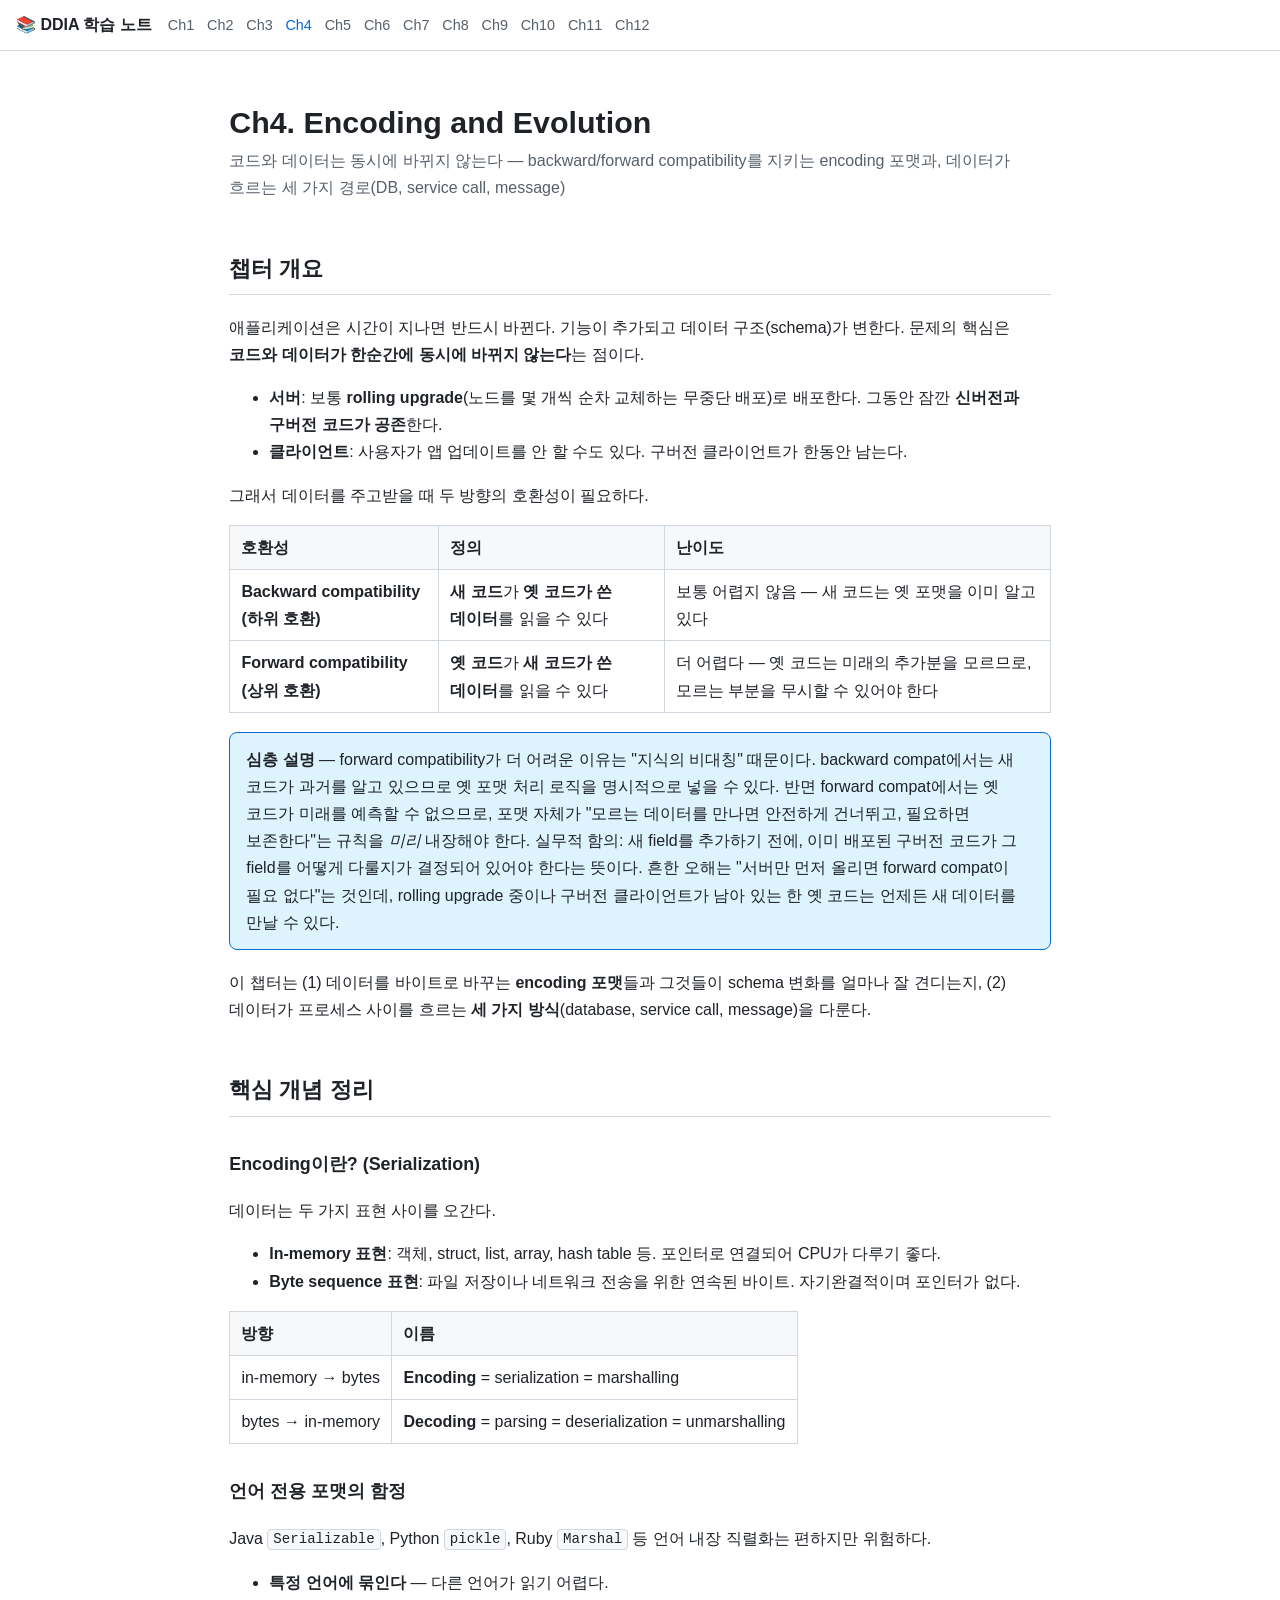
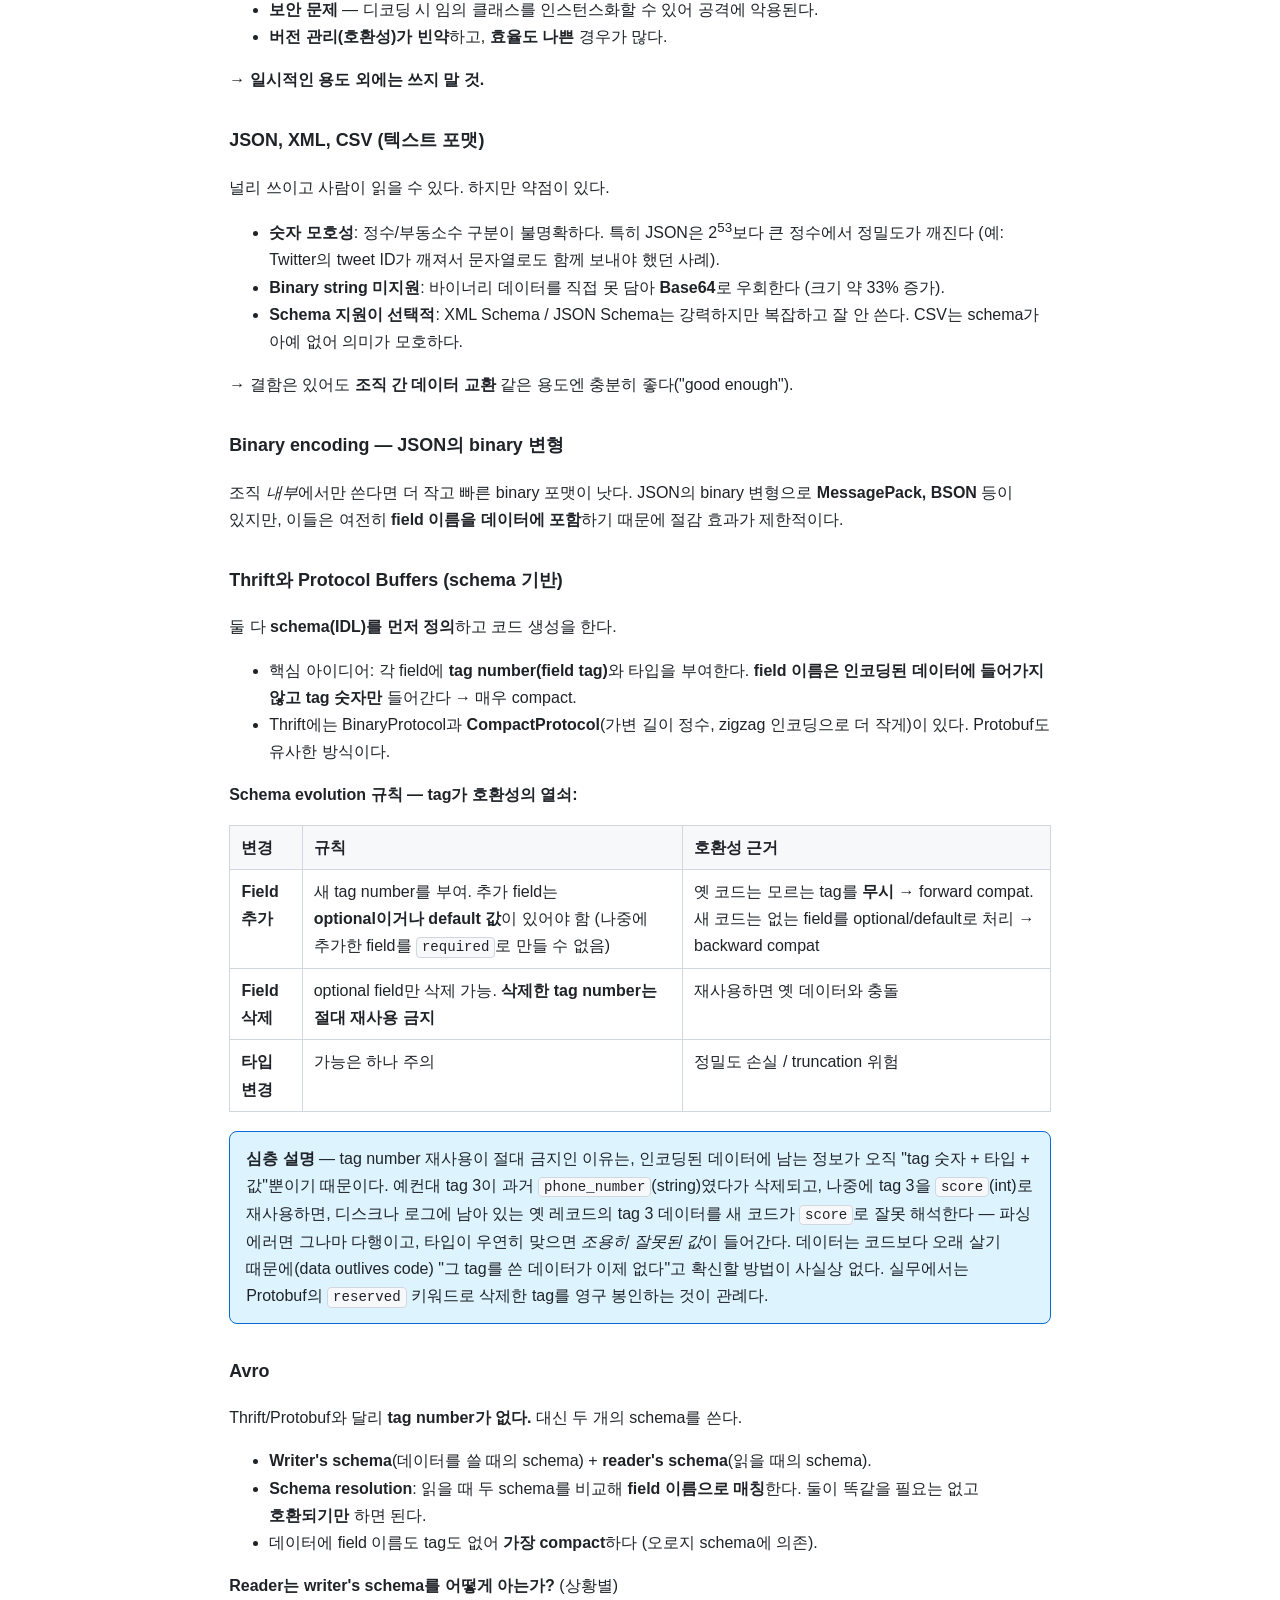
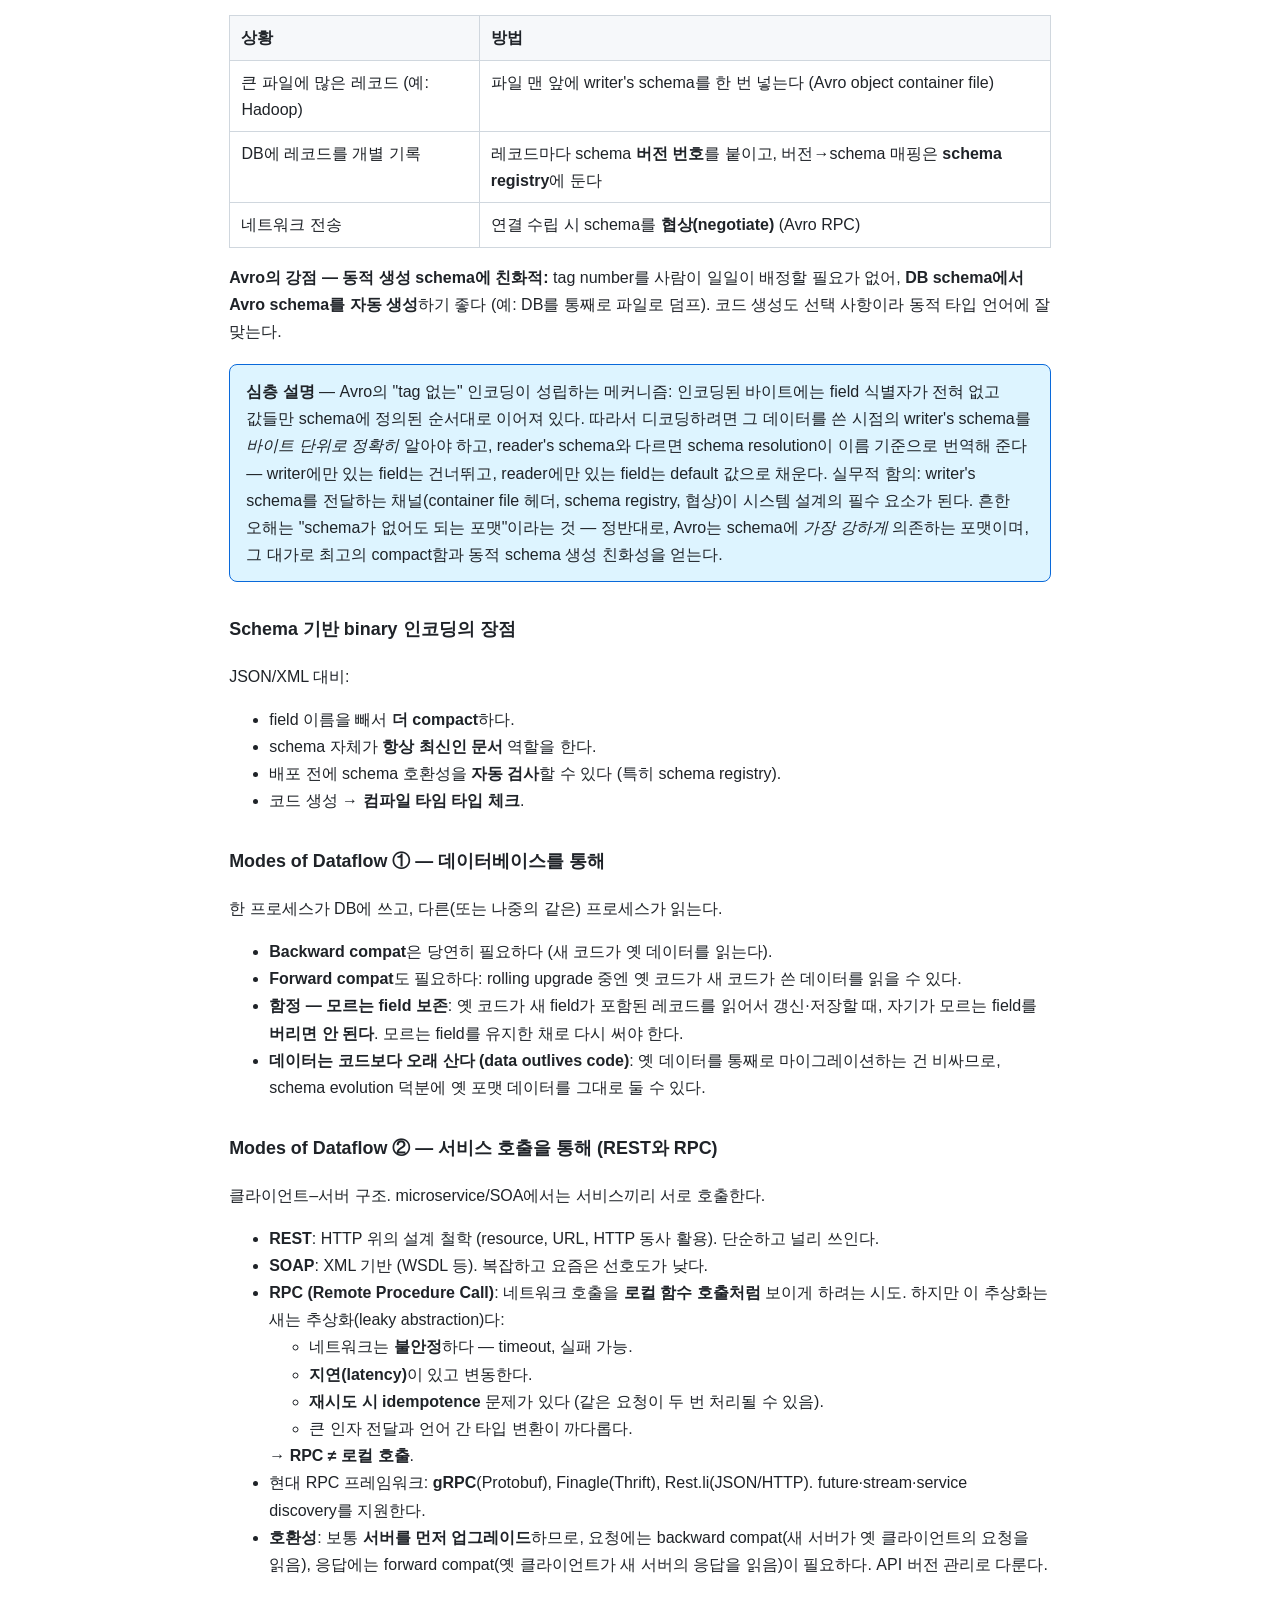
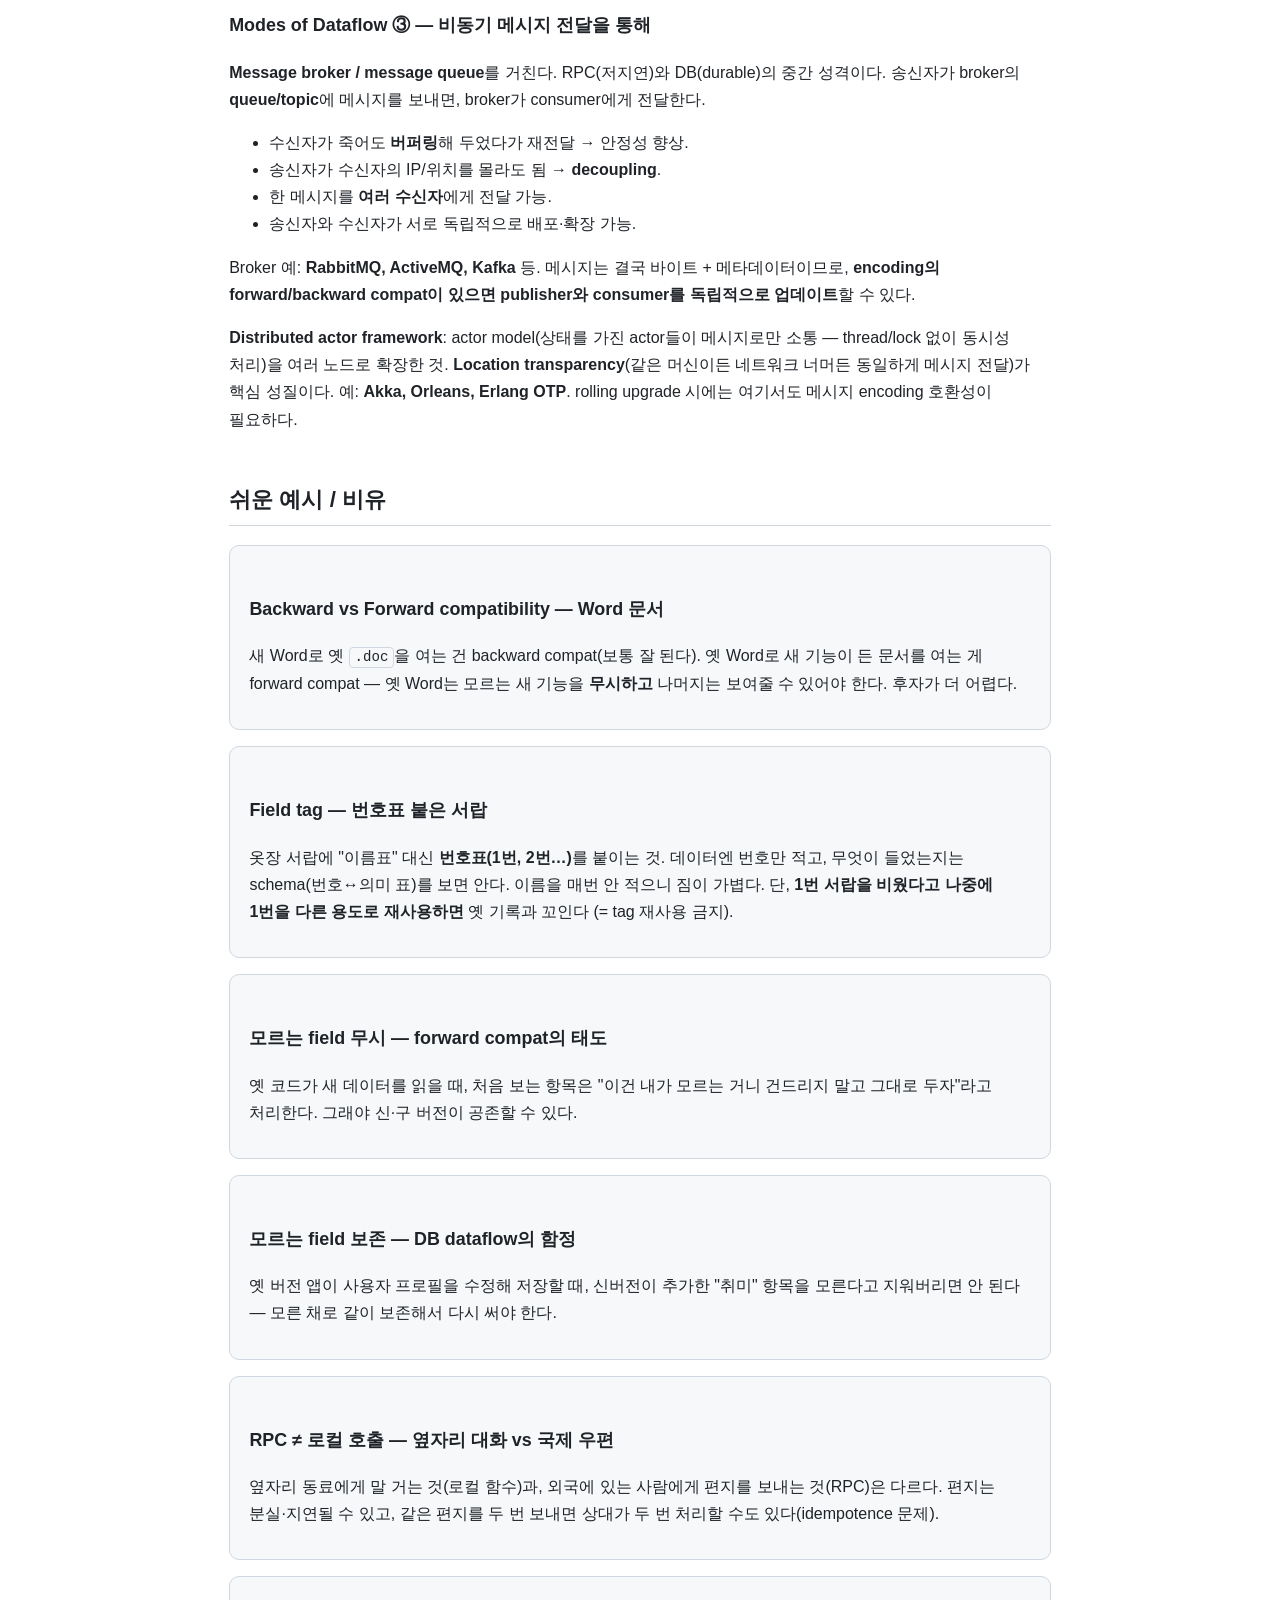
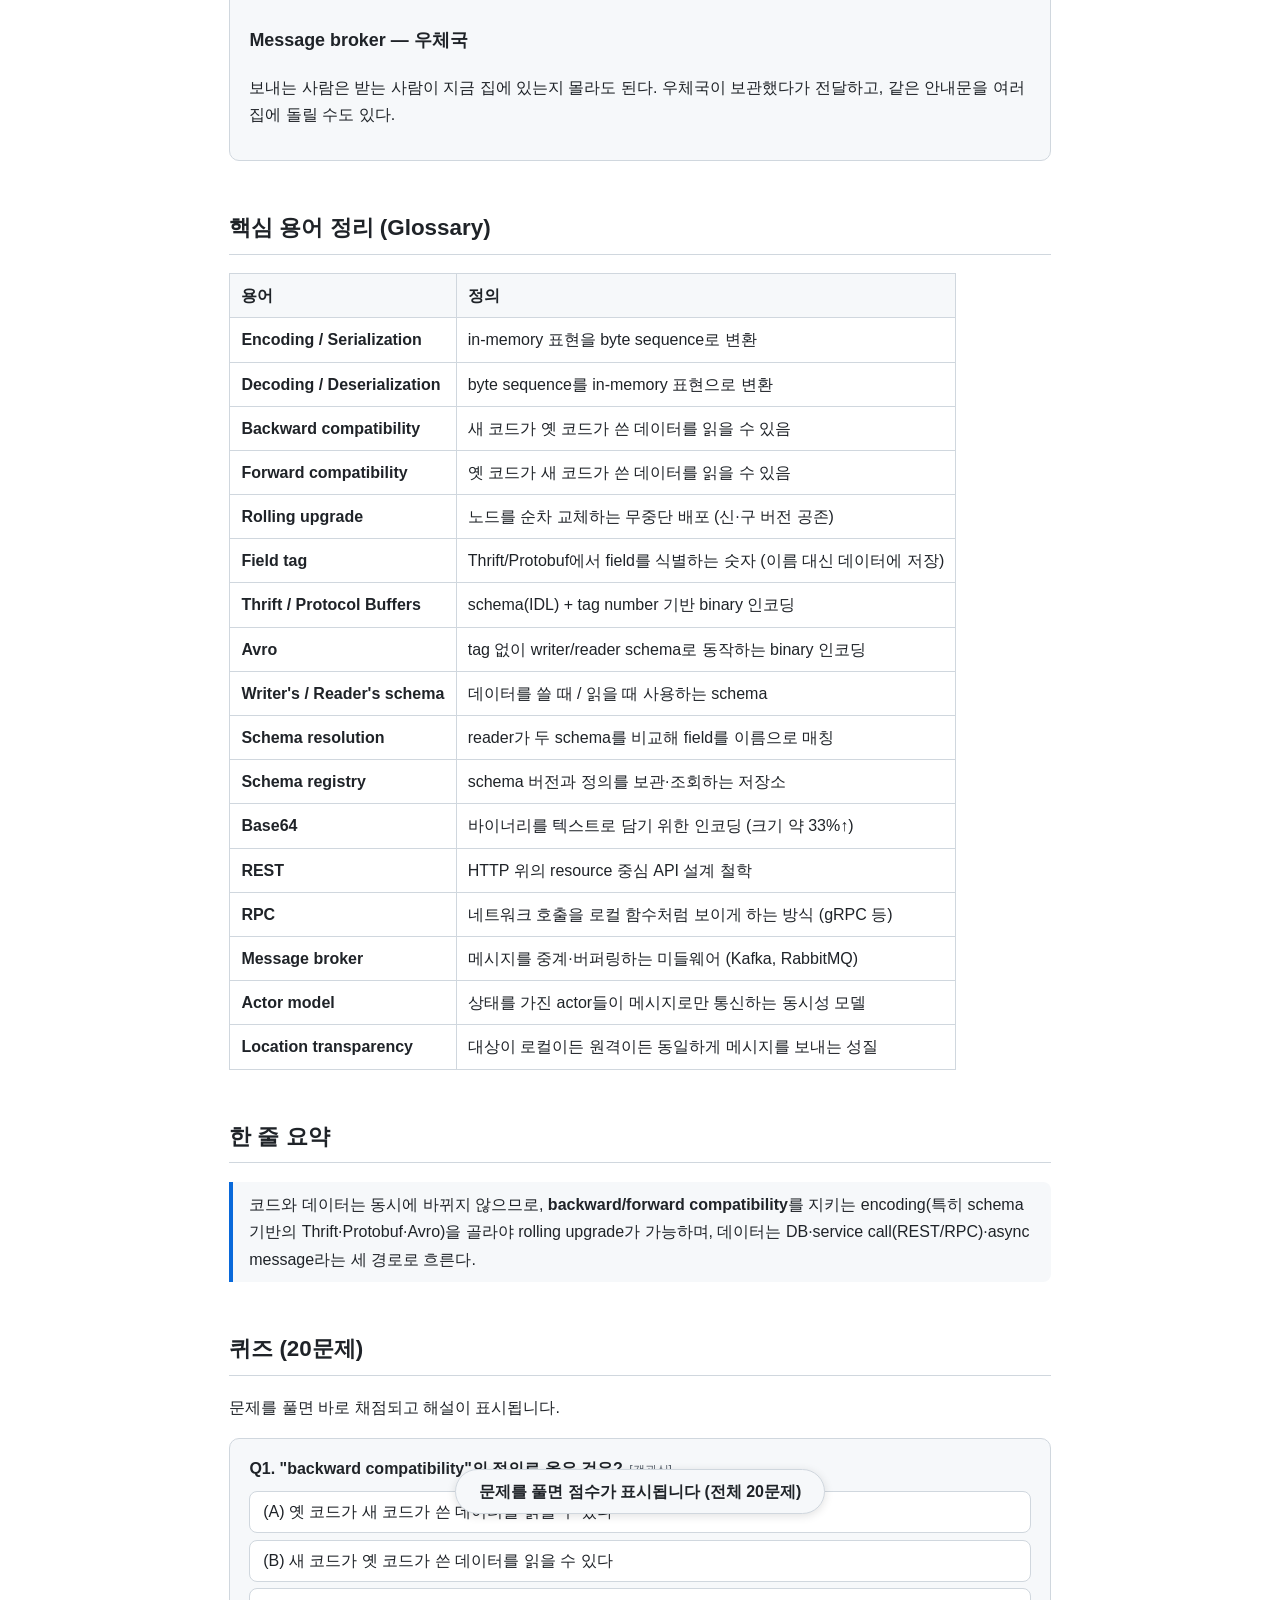
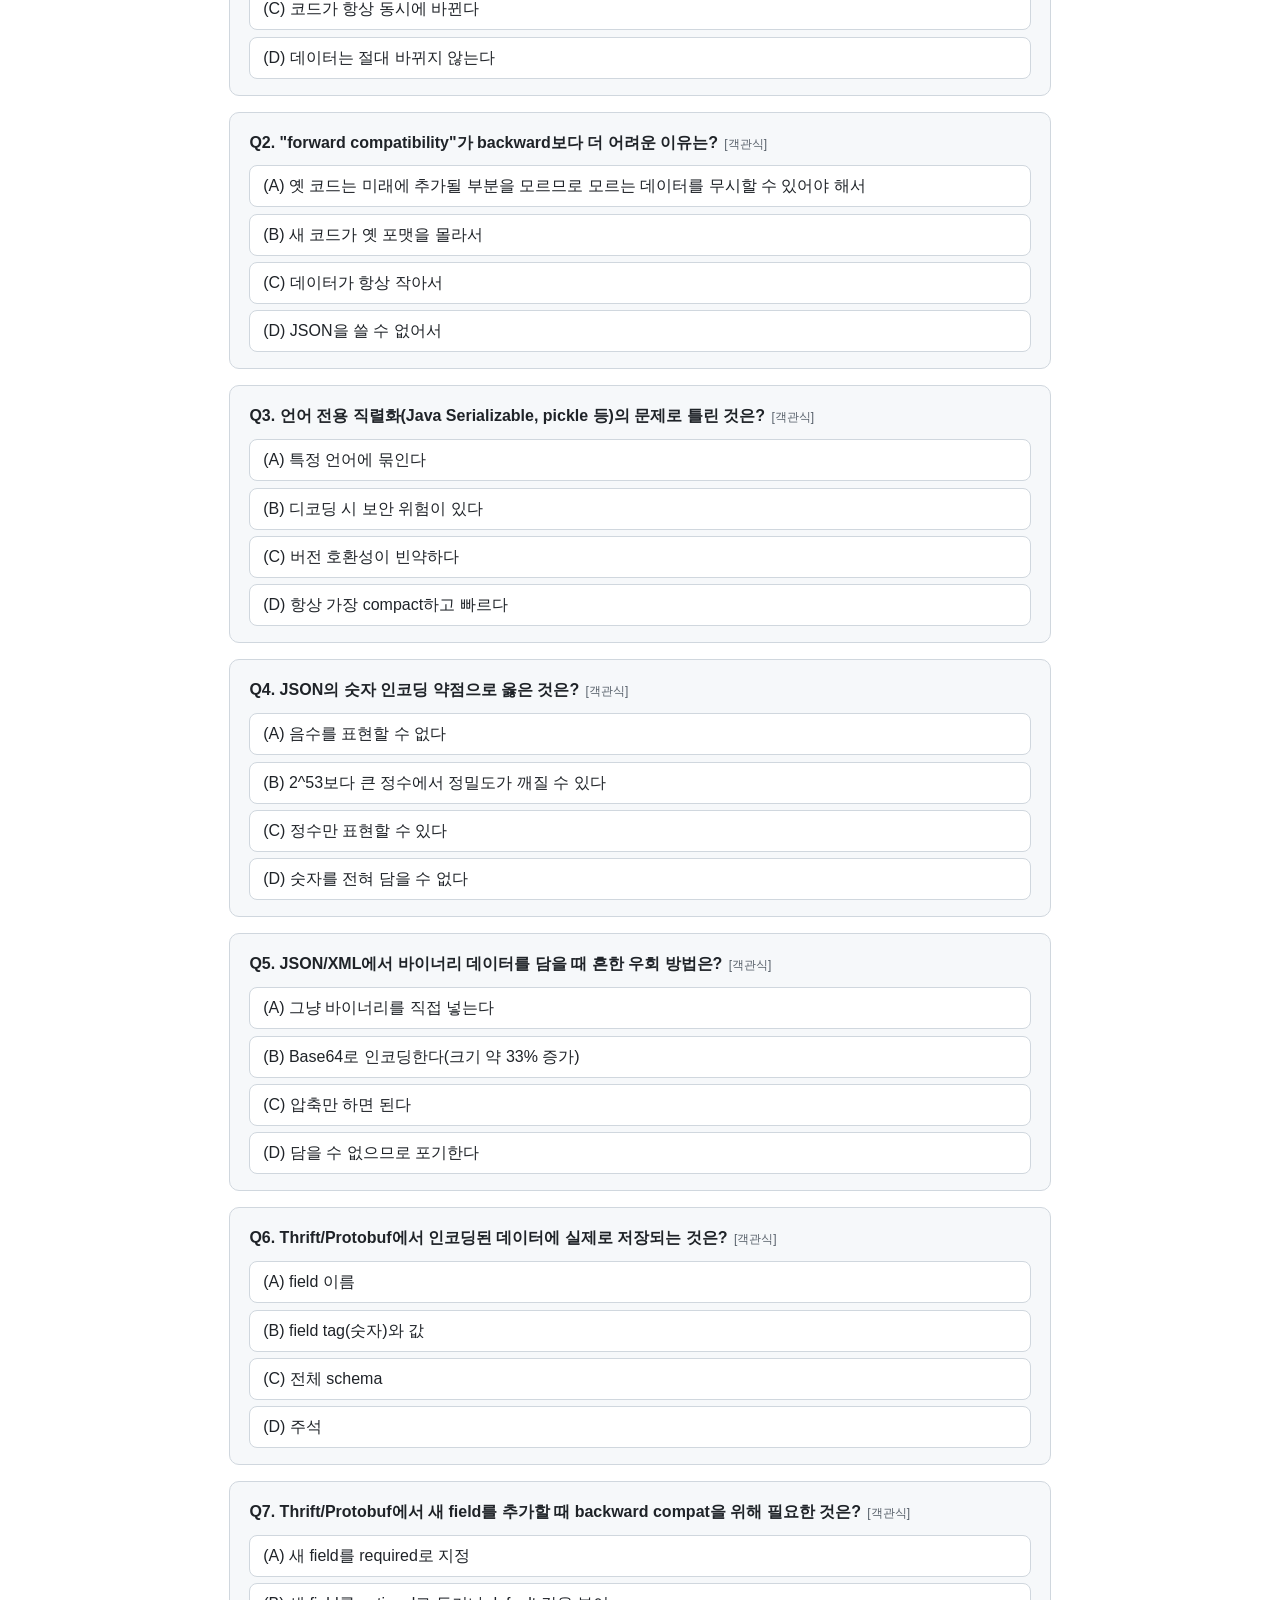
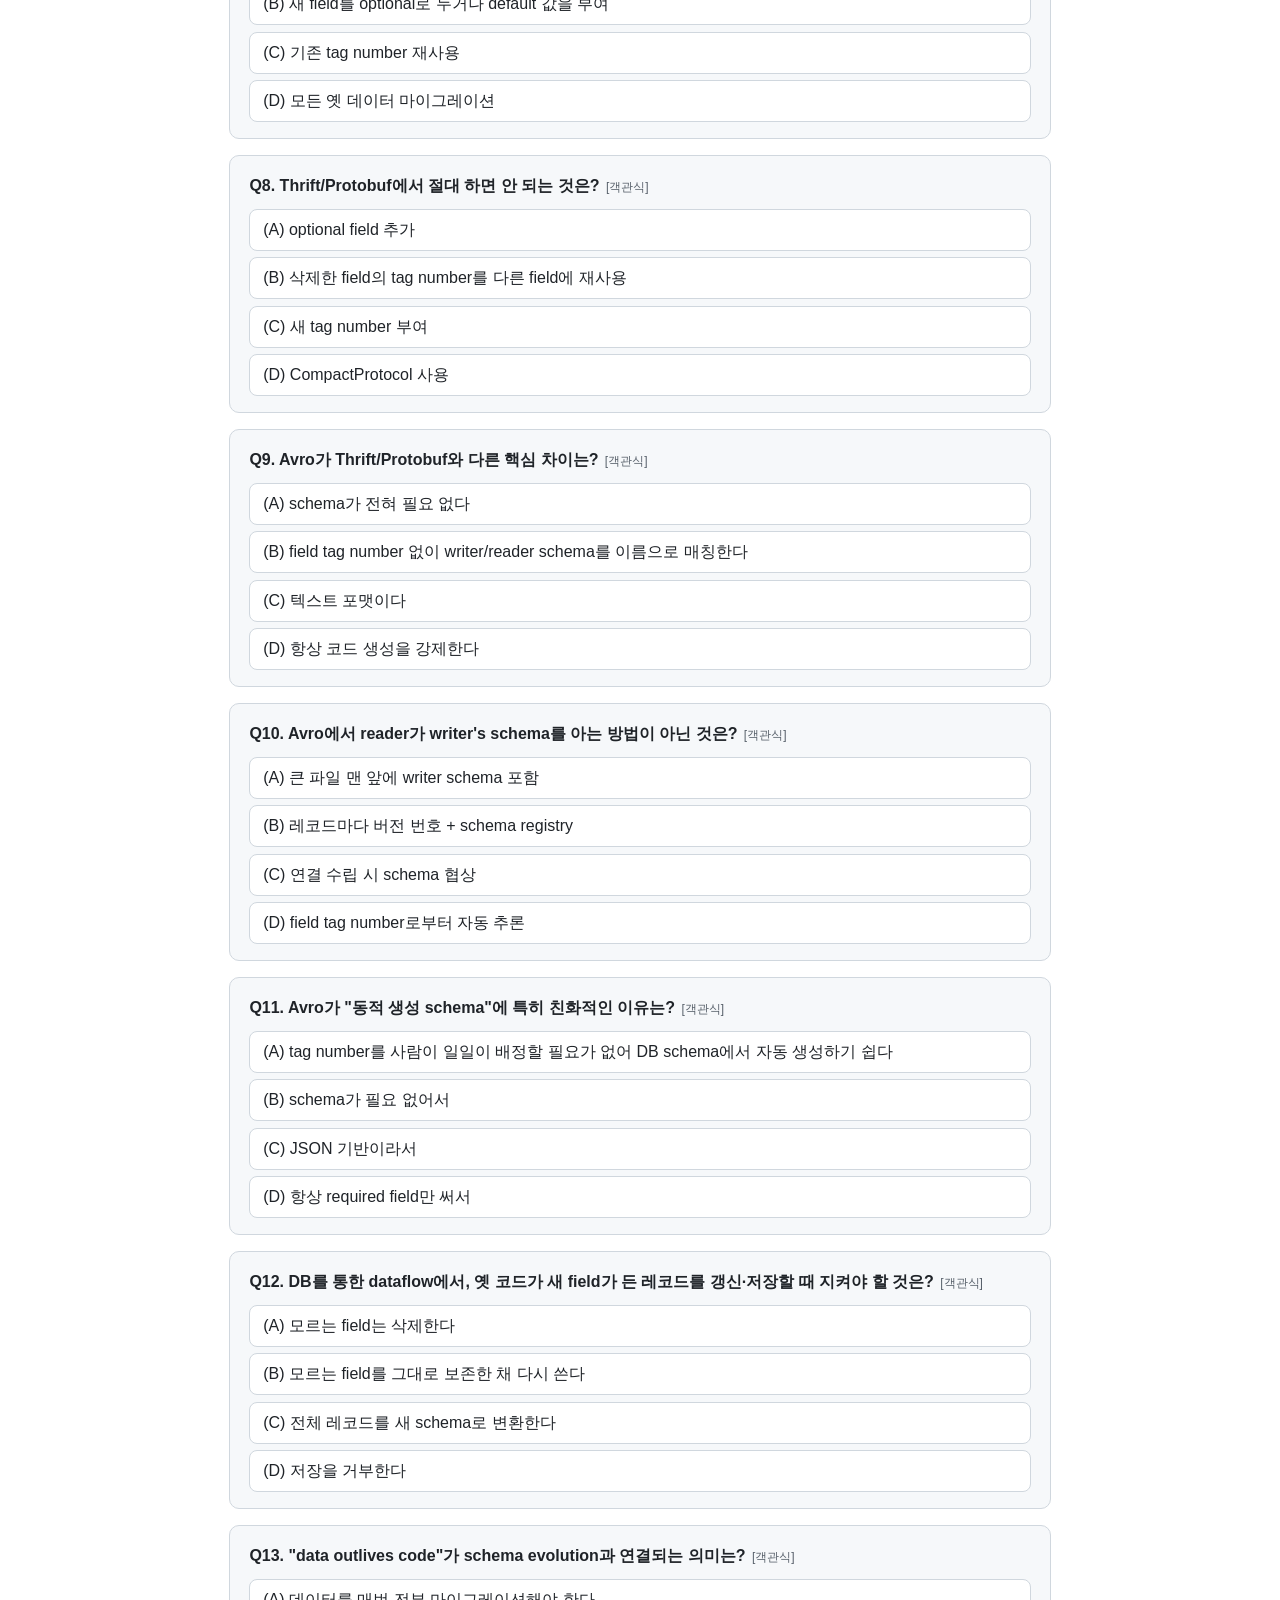
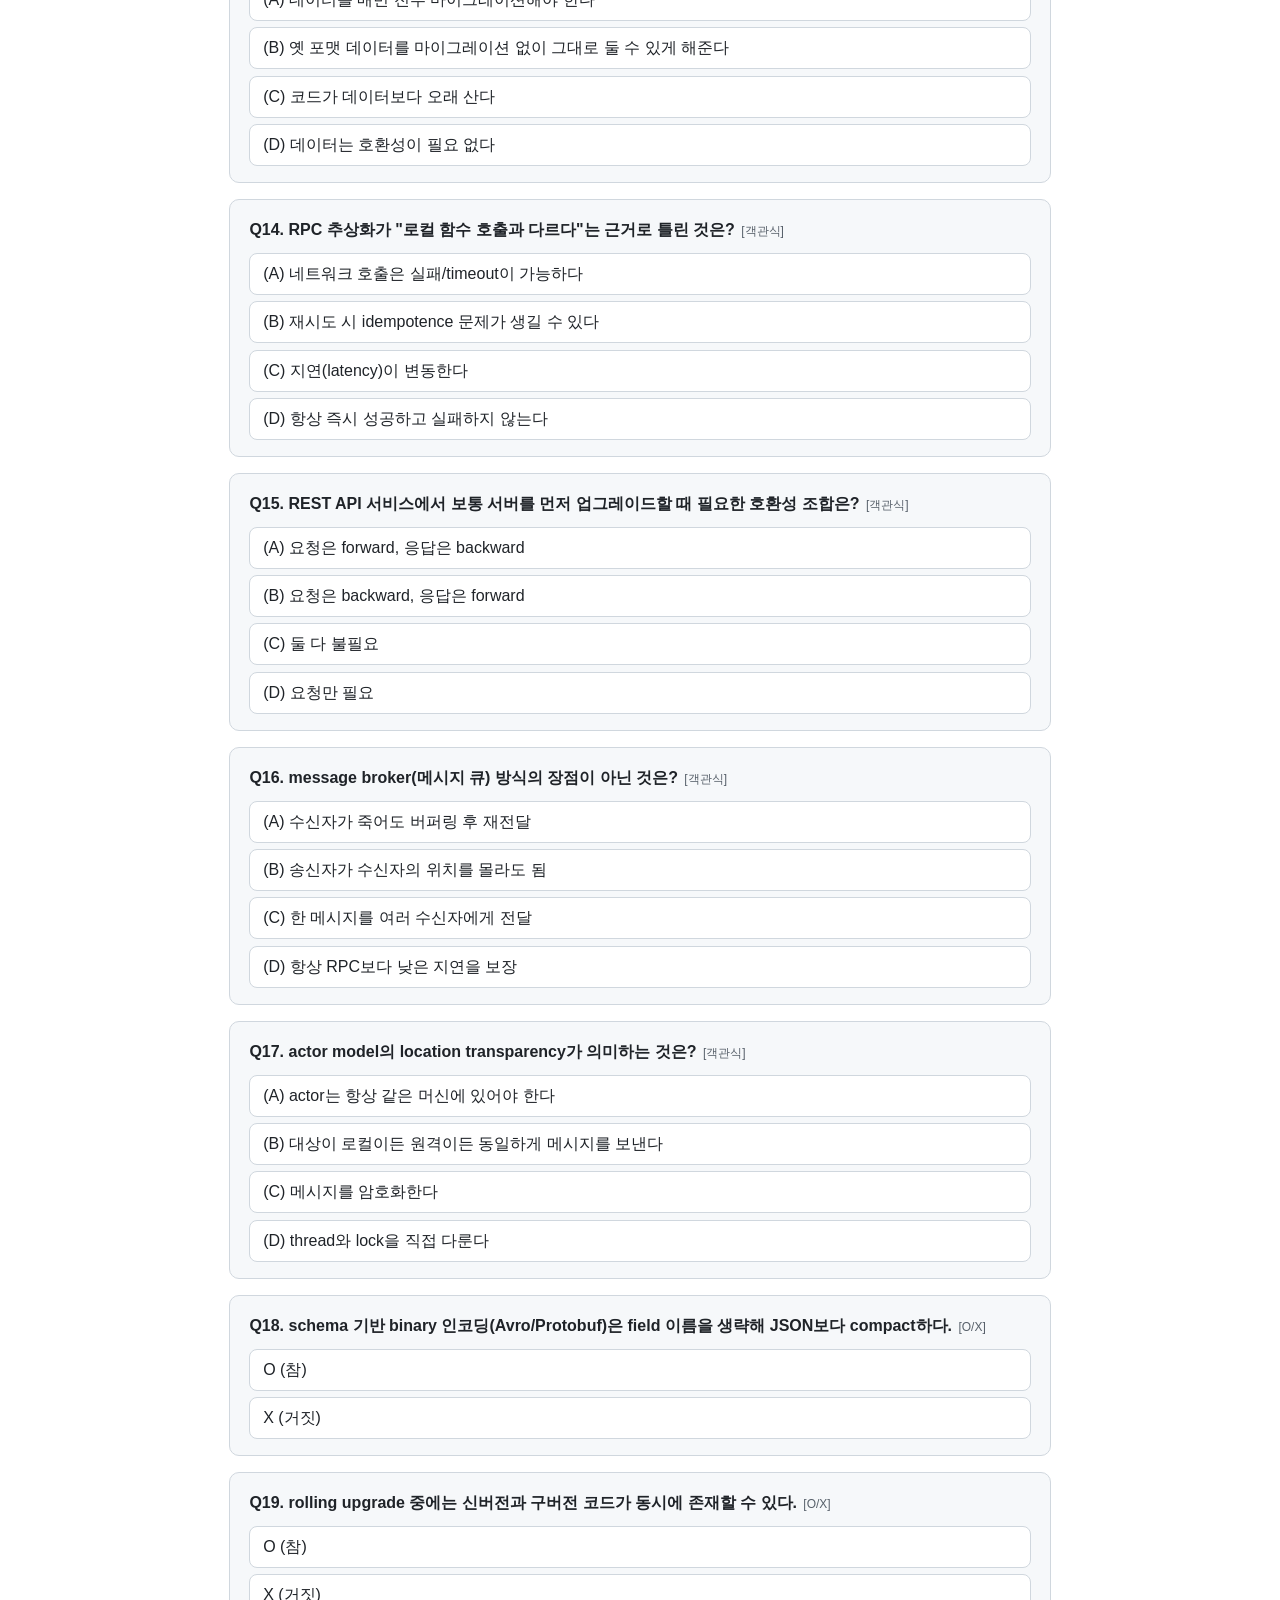
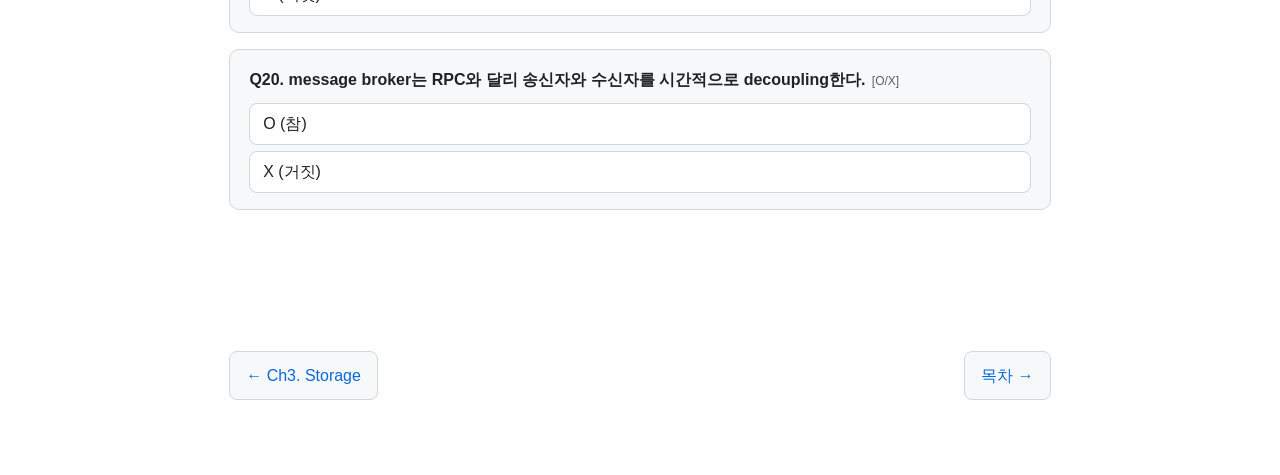
<file: docs/ch04.html>
<!doctype html>
<html lang="ko">
  <head>
    <meta charset="utf-8" />
    <meta name="viewport" content="width=device-width, initial-scale=1" />
    <title>Ch4. Encoding and Evolution — DDIA 학습 노트</title>
    <link rel="stylesheet" href="assets/style.css" />
  </head>
  <body>
    <header class="site-header">
      <a href="index.html">📚 DDIA 학습 노트</a>
      <nav>
        <a href="ch01.html">Ch1</a>
        <a href="ch02.html">Ch2</a>
        <a href="ch03.html">Ch3</a>
        <a href="ch04.html" class="active">Ch4</a>
    <a href="ch05.html">Ch5</a>
    <a href="ch06.html">Ch6</a>
    <a href="ch07.html">Ch7</a>
    <a href="ch08.html">Ch8</a>
    <a href="ch09.html">Ch9</a>
    <a href="ch10.html">Ch10</a>
    <a href="ch11.html">Ch11</a>
    <a href="ch12.html">Ch12</a>
      </nav>
    </header>
    <main>
      <h1>Ch4. Encoding and Evolution</h1>
      <p class="subtitle">
        코드와 데이터는 동시에 바뀌지 않는다 — backward/forward compatibility를
        지키는 encoding 포맷과, 데이터가 흐르는 세 가지 경로(DB, service call,
        message)
      </p>

      <h2>챕터 개요</h2>
      <p>
        애플리케이션은 시간이 지나면 반드시 바뀐다. 기능이 추가되고 데이터
        구조(schema)가 변한다. 문제의 핵심은
        <strong>코드와 데이터가 한순간에 동시에 바뀌지 않는다</strong>는 점이다.
      </p>
      <ul>
        <li>
          <strong>서버</strong>: 보통 <strong>rolling upgrade</strong>(노드를 몇
          개씩 순차 교체하는 무중단 배포)로 배포한다. 그동안 잠깐
          <strong>신버전과 구버전 코드가 공존</strong>한다.
        </li>
        <li>
          <strong>클라이언트</strong>: 사용자가 앱 업데이트를 안 할 수도 있다.
          구버전 클라이언트가 한동안 남는다.
        </li>
      </ul>
      <p>그래서 데이터를 주고받을 때 두 방향의 호환성이 필요하다.</p>
      <table>
        <thead>
          <tr>
            <th>호환성</th>
            <th>정의</th>
            <th>난이도</th>
          </tr>
        </thead>
        <tbody>
          <tr>
            <td><strong>Backward compatibility (하위 호환)</strong></td>
            <td>
              <strong>새 코드</strong>가 <strong>옛 코드가 쓴 데이터</strong>를
              읽을 수 있다
            </td>
            <td>보통 어렵지 않음 — 새 코드는 옛 포맷을 이미 알고 있다</td>
          </tr>
          <tr>
            <td><strong>Forward compatibility (상위 호환)</strong></td>
            <td>
              <strong>옛 코드</strong>가 <strong>새 코드가 쓴 데이터</strong>를
              읽을 수 있다
            </td>
            <td>
              더 어렵다 — 옛 코드는 미래의 추가분을 모르므로, 모르는 부분을
              무시할 수 있어야 한다
            </td>
          </tr>
        </tbody>
      </table>
      <div class="callout">
        <strong>심층 설명</strong> — forward compatibility가 더 어려운 이유는
        "지식의 비대칭" 때문이다. backward compat에서는 새 코드가 과거를 알고
        있으므로 옛 포맷 처리 로직을 명시적으로 넣을 수 있다. 반면 forward
        compat에서는 옛 코드가 미래를 예측할 수 없으므로, 포맷 자체가 "모르는
        데이터를 만나면 안전하게 건너뛰고, 필요하면 보존한다"는 규칙을
        <em>미리</em> 내장해야 한다. 실무적 함의: 새 field를 추가하기 전에, 이미
        배포된 구버전 코드가 그 field를 어떻게 다룰지가 결정되어 있어야 한다는
        뜻이다. 흔한 오해는 "서버만 먼저 올리면 forward compat이 필요 없다"는
        것인데, rolling upgrade 중이나 구버전 클라이언트가 남아 있는 한 옛
        코드는 언제든 새 데이터를 만날 수 있다.
      </div>
      <p>
        이 챕터는 (1) 데이터를 바이트로 바꾸는
        <strong>encoding 포맷</strong>들과 그것들이 schema 변화를 얼마나 잘
        견디는지, (2) 데이터가 프로세스 사이를 흐르는
        <strong>세 가지 방식</strong>(database, service call, message)을 다룬다.
      </p>

      <h2>핵심 개념 정리</h2>

      <h3>Encoding이란? (Serialization)</h3>
      <p>데이터는 두 가지 표현 사이를 오간다.</p>
      <ul>
        <li>
          <strong>In-memory 표현</strong>: 객체, struct, list, array, hash table
          등. 포인터로 연결되어 CPU가 다루기 좋다.
        </li>
        <li>
          <strong>Byte sequence 표현</strong>: 파일 저장이나 네트워크 전송을
          위한 연속된 바이트. 자기완결적이며 포인터가 없다.
        </li>
      </ul>
      <table>
        <thead>
          <tr>
            <th>방향</th>
            <th>이름</th>
          </tr>
        </thead>
        <tbody>
          <tr>
            <td>in-memory → bytes</td>
            <td><strong>Encoding</strong> = serialization = marshalling</td>
          </tr>
          <tr>
            <td>bytes → in-memory</td>
            <td>
              <strong>Decoding</strong> = parsing = deserialization =
              unmarshalling
            </td>
          </tr>
        </tbody>
      </table>

      <h3>언어 전용 포맷의 함정</h3>
      <p>
        Java <code>Serializable</code>, Python <code>pickle</code>, Ruby
        <code>Marshal</code> 등 언어 내장 직렬화는 편하지만 위험하다.
      </p>
      <ul>
        <li><strong>특정 언어에 묶인다</strong> — 다른 언어가 읽기 어렵다.</li>
        <li>
          <strong>보안 문제</strong> — 디코딩 시 임의 클래스를 인스턴스화할 수
          있어 공격에 악용된다.
        </li>
        <li>
          <strong>버전 관리(호환성)가 빈약</strong>하고,
          <strong>효율도 나쁜</strong> 경우가 많다.
        </li>
      </ul>
      <p>→ <strong>일시적인 용도 외에는 쓰지 말 것.</strong></p>

      <h3>JSON, XML, CSV (텍스트 포맷)</h3>
      <p>널리 쓰이고 사람이 읽을 수 있다. 하지만 약점이 있다.</p>
      <ul>
        <li>
          <strong>숫자 모호성</strong>: 정수/부동소수 구분이 불명확하다. 특히
          JSON은 2<sup>53</sup>보다 큰 정수에서 정밀도가 깨진다 (예: Twitter의
          tweet ID가 깨져서 문자열로도 함께 보내야 했던 사례).
        </li>
        <li>
          <strong>Binary string 미지원</strong>: 바이너리 데이터를 직접 못 담아
          <strong>Base64</strong>로 우회한다 (크기 약 33% 증가).
        </li>
        <li>
          <strong>Schema 지원이 선택적</strong>: XML Schema / JSON Schema는
          강력하지만 복잡하고 잘 안 쓴다. CSV는 schema가 아예 없어 의미가
          모호하다.
        </li>
      </ul>
      <p>
        → 결함은 있어도 <strong>조직 간 데이터 교환</strong> 같은 용도엔 충분히
        좋다("good enough").
      </p>

      <h3>Binary encoding — JSON의 binary 변형</h3>
      <p>
        조직 <em>내부</em>에서만 쓴다면 더 작고 빠른 binary 포맷이 낫다. JSON의
        binary 변형으로 <strong>MessagePack, BSON</strong> 등이 있지만, 이들은
        여전히 <strong>field 이름을 데이터에 포함</strong>하기 때문에 절감
        효과가 제한적이다.
      </p>

      <h3>Thrift와 Protocol Buffers (schema 기반)</h3>
      <p>
        둘 다 <strong>schema(IDL)를 먼저 정의</strong>하고 코드 생성을 한다.
      </p>
      <ul>
        <li>
          핵심 아이디어: 각 field에 <strong>tag number(field tag)</strong>와
          타입을 부여한다.
          <strong
            >field 이름은 인코딩된 데이터에 들어가지 않고 tag 숫자만</strong
          >
          들어간다 → 매우 compact.
        </li>
        <li>
          Thrift에는 BinaryProtocol과 <strong>CompactProtocol</strong>(가변 길이
          정수, zigzag 인코딩으로 더 작게)이 있다. Protobuf도 유사한 방식이다.
        </li>
      </ul>
      <p><strong>Schema evolution 규칙 — tag가 호환성의 열쇠:</strong></p>
      <table>
        <thead>
          <tr>
            <th>변경</th>
            <th>규칙</th>
            <th>호환성 근거</th>
          </tr>
        </thead>
        <tbody>
          <tr>
            <td><strong>Field 추가</strong></td>
            <td>
              새 tag number를 부여. 추가 field는
              <strong>optional이거나 default 값</strong>이 있어야 함 (나중에
              추가한 field를 <code>required</code>로 만들 수 없음)
            </td>
            <td>
              옛 코드는 모르는 tag를 <strong>무시</strong> → forward compat. 새
              코드는 없는 field를 optional/default로 처리 → backward compat
            </td>
          </tr>
          <tr>
            <td><strong>Field 삭제</strong></td>
            <td>
              optional field만 삭제 가능.
              <strong>삭제한 tag number는 절대 재사용 금지</strong>
            </td>
            <td>재사용하면 옛 데이터와 충돌</td>
          </tr>
          <tr>
            <td><strong>타입 변경</strong></td>
            <td>가능은 하나 주의</td>
            <td>정밀도 손실 / truncation 위험</td>
          </tr>
        </tbody>
      </table>
      <div class="callout">
        <strong>심층 설명</strong> — tag number 재사용이 절대 금지인 이유는,
        인코딩된 데이터에 남는 정보가 오직 "tag 숫자 + 타입 + 값"뿐이기
        때문이다. 예컨대 tag 3이 과거 <code>phone_number</code>(string)였다가
        삭제되고, 나중에 tag 3을 <code>score</code>(int)로 재사용하면, 디스크나
        로그에 남아 있는 옛 레코드의 tag 3 데이터를 새 코드가
        <code>score</code>로 잘못 해석한다 — 파싱 에러면 그나마 다행이고, 타입이
        우연히 맞으면 <em>조용히 잘못된 값</em>이 들어간다. 데이터는 코드보다
        오래 살기 때문에(data outlives code) "그 tag를 쓴 데이터가 이제 없다"고
        확신할 방법이 사실상 없다. 실무에서는 Protobuf의
        <code>reserved</code> 키워드로 삭제한 tag를 영구 봉인하는 것이 관례다.
      </div>

      <h3>Avro</h3>
      <p>
        Thrift/Protobuf와 달리 <strong>tag number가 없다.</strong> 대신 두 개의
        schema를 쓴다.
      </p>
      <ul>
        <li>
          <strong>Writer's schema</strong>(데이터를 쓸 때의 schema) +
          <strong>reader's schema</strong>(읽을 때의 schema).
        </li>
        <li>
          <strong>Schema resolution</strong>: 읽을 때 두 schema를 비교해
          <strong>field 이름으로 매칭</strong>한다. 둘이 똑같을 필요는 없고
          <strong>호환되기만</strong> 하면 된다.
        </li>
        <li>
          데이터에 field 이름도 tag도 없어 <strong>가장 compact</strong>하다
          (오로지 schema에 의존).
        </li>
      </ul>
      <p><strong>Reader는 writer's schema를 어떻게 아는가?</strong> (상황별)</p>
      <table>
        <thead>
          <tr>
            <th>상황</th>
            <th>방법</th>
          </tr>
        </thead>
        <tbody>
          <tr>
            <td>큰 파일에 많은 레코드 (예: Hadoop)</td>
            <td>
              파일 맨 앞에 writer's schema를 한 번 넣는다 (Avro object container
              file)
            </td>
          </tr>
          <tr>
            <td>DB에 레코드를 개별 기록</td>
            <td>
              레코드마다 schema <strong>버전 번호</strong>를 붙이고, 버전→schema
              매핑은 <strong>schema registry</strong>에 둔다
            </td>
          </tr>
          <tr>
            <td>네트워크 전송</td>
            <td>
              연결 수립 시 schema를 <strong>협상(negotiate)</strong> (Avro RPC)
            </td>
          </tr>
        </tbody>
      </table>
      <p>
        <strong>Avro의 강점 — 동적 생성 schema에 친화적:</strong> tag number를
        사람이 일일이 배정할 필요가 없어,
        <strong>DB schema에서 Avro schema를 자동 생성</strong>하기 좋다 (예:
        DB를 통째로 파일로 덤프). 코드 생성도 선택 사항이라 동적 타입 언어에 잘
        맞는다.
      </p>
      <div class="callout">
        <strong>심층 설명</strong> — Avro의 "tag 없는" 인코딩이 성립하는
        메커니즘: 인코딩된 바이트에는 field 식별자가 전혀 없고 값들만 schema에
        정의된 순서대로 이어져 있다. 따라서 디코딩하려면 그 데이터를 쓴 시점의
        writer's schema를 <em>바이트 단위로 정확히</em> 알아야 하고, reader's
        schema와 다르면 schema resolution이 이름 기준으로 번역해 준다 —
        writer에만 있는 field는 건너뛰고, reader에만 있는 field는 default 값으로
        채운다. 실무적 함의: writer's schema를 전달하는 채널(container file
        헤더, schema registry, 협상)이 시스템 설계의 필수 요소가 된다. 흔한
        오해는 "schema가 없어도 되는 포맷"이라는 것 — 정반대로, Avro는 schema에
        <em>가장 강하게</em> 의존하는 포맷이며, 그 대가로 최고의 compact함과
        동적 schema 생성 친화성을 얻는다.
      </div>

      <h3>Schema 기반 binary 인코딩의 장점</h3>
      <p>JSON/XML 대비:</p>
      <ul>
        <li>field 이름을 빼서 <strong>더 compact</strong>하다.</li>
        <li>schema 자체가 <strong>항상 최신인 문서</strong> 역할을 한다.</li>
        <li>
          배포 전에 schema 호환성을 <strong>자동 검사</strong>할 수 있다 (특히
          schema registry).
        </li>
        <li>코드 생성 → <strong>컴파일 타임 타입 체크</strong>.</li>
      </ul>

      <h3>Modes of Dataflow ① — 데이터베이스를 통해</h3>
      <p>한 프로세스가 DB에 쓰고, 다른(또는 나중의 같은) 프로세스가 읽는다.</p>
      <ul>
        <li>
          <strong>Backward compat</strong>은 당연히 필요하다 (새 코드가 옛
          데이터를 읽는다).
        </li>
        <li>
          <strong>Forward compat</strong>도 필요하다: rolling upgrade 중엔 옛
          코드가 새 코드가 쓴 데이터를 읽을 수 있다.
        </li>
        <li>
          <strong>함정 — 모르는 field 보존</strong>: 옛 코드가 새 field가 포함된
          레코드를 읽어서 갱신·저장할 때, 자기가 모르는 field를
          <strong>버리면 안 된다</strong>. 모르는 field를 유지한 채로 다시 써야
          한다.
        </li>
        <li>
          <strong>데이터는 코드보다 오래 산다 (data outlives code)</strong>: 옛
          데이터를 통째로 마이그레이션하는 건 비싸므로, schema evolution 덕분에
          옛 포맷 데이터를 그대로 둘 수 있다.
        </li>
      </ul>

      <h3>Modes of Dataflow ② — 서비스 호출을 통해 (REST와 RPC)</h3>
      <p>
        클라이언트–서버 구조. microservice/SOA에서는 서비스끼리 서로 호출한다.
      </p>
      <ul>
        <li>
          <strong>REST</strong>: HTTP 위의 설계 철학 (resource, URL, HTTP 동사
          활용). 단순하고 널리 쓰인다.
        </li>
        <li>
          <strong>SOAP</strong>: XML 기반 (WSDL 등). 복잡하고 요즘은 선호도가
          낮다.
        </li>
        <li>
          <strong>RPC (Remote Procedure Call)</strong>: 네트워크 호출을
          <strong>로컬 함수 호출처럼</strong> 보이게 하려는 시도. 하지만 이
          추상화는 새는 추상화(leaky abstraction)다:
          <ul>
            <li>
              네트워크는 <strong>불안정</strong>하다 — timeout, 실패 가능.
            </li>
            <li><strong>지연(latency)</strong>이 있고 변동한다.</li>
            <li>
              <strong>재시도 시 idempotence</strong> 문제가 있다 (같은 요청이 두
              번 처리될 수 있음).
            </li>
            <li>큰 인자 전달과 언어 간 타입 변환이 까다롭다.</li>
          </ul>
          → <strong>RPC ≠ 로컬 호출</strong>.
        </li>
        <li>
          현대 RPC 프레임워크: <strong>gRPC</strong>(Protobuf), Finagle(Thrift),
          Rest.li(JSON/HTTP). future·stream·service discovery를 지원한다.
        </li>
        <li>
          <strong>호환성</strong>: 보통
          <strong>서버를 먼저 업그레이드</strong>하므로, 요청에는 backward
          compat(새 서버가 옛 클라이언트의 요청을 읽음), 응답에는 forward
          compat(옛 클라이언트가 새 서버의 응답을 읽음)이 필요하다. API 버전
          관리로 다룬다.
        </li>
      </ul>

      <h3>Modes of Dataflow ③ — 비동기 메시지 전달을 통해</h3>
      <p>
        <strong>Message broker / message queue</strong>를 거친다. RPC(저지연)와
        DB(durable)의 중간 성격이다. 송신자가 broker의
        <strong>queue/topic</strong>에 메시지를 보내면, broker가 consumer에게
        전달한다.
      </p>
      <ul>
        <li>
          수신자가 죽어도 <strong>버퍼링</strong>해 두었다가 재전달 → 안정성
          향상.
        </li>
        <li>
          송신자가 수신자의 IP/위치를 몰라도 됨 → <strong>decoupling</strong>.
        </li>
        <li>한 메시지를 <strong>여러 수신자</strong>에게 전달 가능.</li>
        <li>송신자와 수신자가 서로 독립적으로 배포·확장 가능.</li>
      </ul>
      <p>
        Broker 예: <strong>RabbitMQ, ActiveMQ, Kafka</strong> 등. 메시지는 결국
        바이트 + 메타데이터이므로,
        <strong
          >encoding의 forward/backward compat이 있으면 publisher와 consumer를
          독립적으로 업데이트</strong
        >할 수 있다.
      </p>
      <p>
        <strong>Distributed actor framework</strong>: actor model(상태를 가진
        actor들이 메시지로만 소통 — thread/lock 없이 동시성 처리)을 여러 노드로
        확장한 것. <strong>Location transparency</strong>(같은 머신이든 네트워크
        너머든 동일하게 메시지 전달)가 핵심 성질이다. 예:
        <strong>Akka, Orleans, Erlang OTP</strong>. rolling upgrade 시에는
        여기서도 메시지 encoding 호환성이 필요하다.
      </p>

      <h2>쉬운 예시 / 비유</h2>
      <div class="card">
        <h3>Backward vs Forward compatibility — Word 문서</h3>
        <p>
          새 Word로 옛 <code>.doc</code>을 여는 건 backward compat(보통 잘
          된다). 옛 Word로 새 기능이 든 문서를 여는 게 forward compat — 옛
          Word는 모르는 새 기능을 <strong>무시하고</strong> 나머지는 보여줄 수
          있어야 한다. 후자가 더 어렵다.
        </p>
      </div>
      <div class="card">
        <h3>Field tag — 번호표 붙은 서랍</h3>
        <p>
          옷장 서랍에 "이름표" 대신 <strong>번호표(1번, 2번…)</strong>를 붙이는
          것. 데이터엔 번호만 적고, 무엇이 들었는지는 schema(번호↔의미 표)를
          보면 안다. 이름을 매번 안 적으니 짐이 가볍다. 단,
          <strong
            >1번 서랍을 비웠다고 나중에 1번을 다른 용도로 재사용하면</strong
          >
          옛 기록과 꼬인다 (= tag 재사용 금지).
        </p>
      </div>
      <div class="card">
        <h3>모르는 field 무시 — forward compat의 태도</h3>
        <p>
          옛 코드가 새 데이터를 읽을 때, 처음 보는 항목은 "이건 내가 모르는 거니
          건드리지 말고 그대로 두자"라고 처리한다. 그래야 신·구 버전이 공존할 수
          있다.
        </p>
      </div>
      <div class="card">
        <h3>모르는 field 보존 — DB dataflow의 함정</h3>
        <p>
          옛 버전 앱이 사용자 프로필을 수정해 저장할 때, 신버전이 추가한 "취미"
          항목을 모른다고 지워버리면 안 된다 — 모른 채로 같이 보존해서 다시 써야
          한다.
        </p>
      </div>
      <div class="card">
        <h3>RPC ≠ 로컬 호출 — 옆자리 대화 vs 국제 우편</h3>
        <p>
          옆자리 동료에게 말 거는 것(로컬 함수)과, 외국에 있는 사람에게 편지를
          보내는 것(RPC)은 다르다. 편지는 분실·지연될 수 있고, 같은 편지를 두 번
          보내면 상대가 두 번 처리할 수도 있다(idempotence 문제).
        </p>
      </div>
      <div class="card">
        <h3>Message broker — 우체국</h3>
        <p>
          보내는 사람은 받는 사람이 지금 집에 있는지 몰라도 된다. 우체국이
          보관했다가 전달하고, 같은 안내문을 여러 집에 돌릴 수도 있다.
        </p>
      </div>

      <h2>핵심 용어 정리 (Glossary)</h2>
      <table>
        <thead>
          <tr>
            <th>용어</th>
            <th>정의</th>
          </tr>
        </thead>
        <tbody>
          <tr>
            <td><strong>Encoding / Serialization</strong></td>
            <td>in-memory 표현을 byte sequence로 변환</td>
          </tr>
          <tr>
            <td><strong>Decoding / Deserialization</strong></td>
            <td>byte sequence를 in-memory 표현으로 변환</td>
          </tr>
          <tr>
            <td><strong>Backward compatibility</strong></td>
            <td>새 코드가 옛 코드가 쓴 데이터를 읽을 수 있음</td>
          </tr>
          <tr>
            <td><strong>Forward compatibility</strong></td>
            <td>옛 코드가 새 코드가 쓴 데이터를 읽을 수 있음</td>
          </tr>
          <tr>
            <td><strong>Rolling upgrade</strong></td>
            <td>노드를 순차 교체하는 무중단 배포 (신·구 버전 공존)</td>
          </tr>
          <tr>
            <td><strong>Field tag</strong></td>
            <td>
              Thrift/Protobuf에서 field를 식별하는 숫자 (이름 대신 데이터에
              저장)
            </td>
          </tr>
          <tr>
            <td><strong>Thrift / Protocol Buffers</strong></td>
            <td>schema(IDL) + tag number 기반 binary 인코딩</td>
          </tr>
          <tr>
            <td><strong>Avro</strong></td>
            <td>tag 없이 writer/reader schema로 동작하는 binary 인코딩</td>
          </tr>
          <tr>
            <td><strong>Writer's / Reader's schema</strong></td>
            <td>데이터를 쓸 때 / 읽을 때 사용하는 schema</td>
          </tr>
          <tr>
            <td><strong>Schema resolution</strong></td>
            <td>reader가 두 schema를 비교해 field를 이름으로 매칭</td>
          </tr>
          <tr>
            <td><strong>Schema registry</strong></td>
            <td>schema 버전과 정의를 보관·조회하는 저장소</td>
          </tr>
          <tr>
            <td><strong>Base64</strong></td>
            <td>바이너리를 텍스트로 담기 위한 인코딩 (크기 약 33%↑)</td>
          </tr>
          <tr>
            <td><strong>REST</strong></td>
            <td>HTTP 위의 resource 중심 API 설계 철학</td>
          </tr>
          <tr>
            <td><strong>RPC</strong></td>
            <td>네트워크 호출을 로컬 함수처럼 보이게 하는 방식 (gRPC 등)</td>
          </tr>
          <tr>
            <td><strong>Message broker</strong></td>
            <td>메시지를 중계·버퍼링하는 미들웨어 (Kafka, RabbitMQ)</td>
          </tr>
          <tr>
            <td><strong>Actor model</strong></td>
            <td>상태를 가진 actor들이 메시지로만 통신하는 동시성 모델</td>
          </tr>
          <tr>
            <td><strong>Location transparency</strong></td>
            <td>대상이 로컬이든 원격이든 동일하게 메시지를 보내는 성질</td>
          </tr>
        </tbody>
      </table>

      <h2>한 줄 요약</h2>
      <blockquote>
        코드와 데이터는 동시에 바뀌지 않으므로,
        <strong>backward/forward compatibility</strong>를 지키는 encoding(특히
        schema 기반의 Thrift·Protobuf·Avro)을 골라야 rolling upgrade가 가능하며,
        데이터는 DB·service call(REST/RPC)·async message라는 세 경로로 흐른다.
      </blockquote>

      <h2>퀴즈 (20문제)</h2>
      <p>문제를 풀면 바로 채점되고 해설이 표시됩니다.</p>
      <div id="quiz"></div>
      <div class="footer-nav">
        <a href="ch03.html">← Ch3. Storage</a><a href="index.html">목차 →</a>
      </div>
    </main>
    <script>
      window.QUIZ_DATA = [
        {
          type: "mcq",
          q: '"backward compatibility"의 정의로 옳은 것은?',
          options: [
            "옛 코드가 새 코드가 쓴 데이터를 읽을 수 있다",
            "새 코드가 옛 코드가 쓴 데이터를 읽을 수 있다",
            "코드가 항상 동시에 바뀐다",
            "데이터는 절대 바뀌지 않는다",
          ],
          answer: 1,
          expl: "backward compat = 새 코드가 옛 데이터를 읽음. (첫 번째 선택지는 forward compat.)",
        },
        {
          type: "mcq",
          q: '"forward compatibility"가 backward보다 더 어려운 이유는?',
          options: [
            "옛 코드는 미래에 추가될 부분을 모르므로 모르는 데이터를 무시할 수 있어야 해서",
            "새 코드가 옛 포맷을 몰라서",
            "데이터가 항상 작아서",
            "JSON을 쓸 수 없어서",
          ],
          answer: 0,
          expl: "옛 코드는 미래의 추가분을 모르므로, 모르는 field를 무시할 수 있어야 forward compat이 된다.",
        },
        {
          type: "mcq",
          q: "언어 전용 직렬화(Java Serializable, pickle 등)의 문제로 틀린 것은?",
          options: [
            "특정 언어에 묶인다",
            "디코딩 시 보안 위험이 있다",
            "버전 호환성이 빈약하다",
            "항상 가장 compact하고 빠르다",
          ],
          answer: 3,
          expl: "언어 전용 직렬화는 오히려 효율이 나쁜 경우가 많다. 나머지는 모두 실제 문제점.",
        },
        {
          type: "mcq",
          q: "JSON의 숫자 인코딩 약점으로 옳은 것은?",
          options: [
            "음수를 표현할 수 없다",
            "2^53보다 큰 정수에서 정밀도가 깨질 수 있다",
            "정수만 표현할 수 있다",
            "숫자를 전혀 담을 수 없다",
          ],
          answer: 1,
          expl: "JSON은 2^53 초과 정수에서 정밀도가 깨진다 (예: tweet ID를 문자열로도 보낸 사례).",
        },
        {
          type: "mcq",
          q: "JSON/XML에서 바이너리 데이터를 담을 때 흔한 우회 방법은?",
          options: [
            "그냥 바이너리를 직접 넣는다",
            "Base64로 인코딩한다(크기 약 33% 증가)",
            "압축만 하면 된다",
            "담을 수 없으므로 포기한다",
          ],
          answer: 1,
          expl: "Base64로 인코딩해 텍스트에 담으며, 크기가 약 33% 늘어난다.",
        },
        {
          type: "mcq",
          q: "Thrift/Protobuf에서 인코딩된 데이터에 실제로 저장되는 것은?",
          options: [
            "field 이름",
            "field tag(숫자)와 값",
            "전체 schema",
            "주석",
          ],
          answer: 1,
          expl: "field 이름은 빠지고 tag number와 값만 저장된다 → compact. 의미는 schema가 보유.",
        },
        {
          type: "mcq",
          q: "Thrift/Protobuf에서 새 field를 추가할 때 backward compat을 위해 필요한 것은?",
          options: [
            "새 field를 required로 지정",
            "새 field를 optional로 두거나 default 값을 부여",
            "기존 tag number 재사용",
            "모든 옛 데이터 마이그레이션",
          ],
          answer: 1,
          expl: "나중에 추가한 field는 optional이거나 default가 있어야 새 코드가 옛 데이터를 읽을 수 있다. (required로 만들 수 없음.)",
        },
        {
          type: "mcq",
          q: "Thrift/Protobuf에서 절대 하면 안 되는 것은?",
          options: [
            "optional field 추가",
            "삭제한 field의 tag number를 다른 field에 재사용",
            "새 tag number 부여",
            "CompactProtocol 사용",
          ],
          answer: 1,
          expl: "삭제한 tag number 재사용은 옛 데이터와 충돌하므로 절대 금지.",
        },
        {
          type: "mcq",
          q: "Avro가 Thrift/Protobuf와 다른 핵심 차이는?",
          options: [
            "schema가 전혀 필요 없다",
            "field tag number 없이 writer/reader schema를 이름으로 매칭한다",
            "텍스트 포맷이다",
            "항상 코드 생성을 강제한다",
          ],
          answer: 1,
          expl: "Avro는 tag 없이 writer/reader schema를 field 이름으로 매칭(schema resolution)한다.",
        },
        {
          type: "mcq",
          q: "Avro에서 reader가 writer's schema를 아는 방법이 아닌 것은?",
          options: [
            "큰 파일 맨 앞에 writer schema 포함",
            "레코드마다 버전 번호 + schema registry",
            "연결 수립 시 schema 협상",
            "field tag number로부터 자동 추론",
          ],
          answer: 3,
          expl: "Avro엔 tag number가 없다. (나머지 셋이 실제로 writer schema를 전달하는 방법.)",
        },
        {
          type: "mcq",
          q: 'Avro가 "동적 생성 schema"에 특히 친화적인 이유는?',
          options: [
            "tag number를 사람이 일일이 배정할 필요가 없어 DB schema에서 자동 생성하기 쉽다",
            "schema가 필요 없어서",
            "JSON 기반이라서",
            "항상 required field만 써서",
          ],
          answer: 0,
          expl: "tag 배정이 불필요해 DB schema 등에서 Avro schema를 자동 생성하기 좋다.",
        },
        {
          type: "mcq",
          q: "DB를 통한 dataflow에서, 옛 코드가 새 field가 든 레코드를 갱신·저장할 때 지켜야 할 것은?",
          options: [
            "모르는 field는 삭제한다",
            "모르는 field를 그대로 보존한 채 다시 쓴다",
            "전체 레코드를 새 schema로 변환한다",
            "저장을 거부한다",
          ],
          answer: 1,
          expl: "모르는 field를 삭제하면 안 되고, 보존한 채 다시 써야 forward compat이 유지된다.",
        },
        {
          type: "mcq",
          q: '"data outlives code"가 schema evolution과 연결되는 의미는?',
          options: [
            "데이터를 매번 전부 마이그레이션해야 한다",
            "옛 포맷 데이터를 마이그레이션 없이 그대로 둘 수 있게 해준다",
            "코드가 데이터보다 오래 산다",
            "데이터는 호환성이 필요 없다",
          ],
          answer: 1,
          expl: "데이터가 코드보다 오래 살기에, schema evolution이 옛 데이터를 마이그레이션 없이 유지하게 해준다.",
        },
        {
          type: "mcq",
          q: 'RPC 추상화가 "로컬 함수 호출과 다르다"는 근거로 틀린 것은?',
          options: [
            "네트워크 호출은 실패/timeout이 가능하다",
            "재시도 시 idempotence 문제가 생길 수 있다",
            "지연(latency)이 변동한다",
            "항상 즉시 성공하고 실패하지 않는다",
          ],
          answer: 3,
          expl: 'RPC는 실패/지연/idempotence 문제가 있어 로컬 호출과 다르다. "항상 즉시 성공"은 틀림.',
        },
        {
          type: "mcq",
          q: "REST API 서비스에서 보통 서버를 먼저 업그레이드할 때 필요한 호환성 조합은?",
          options: [
            "요청은 forward, 응답은 backward",
            "요청은 backward, 응답은 forward",
            "둘 다 불필요",
            "요청만 필요",
          ],
          answer: 1,
          expl: "서버를 먼저 올리면, 옛 클라이언트의 요청을 받아야 하므로 요청에 backward, 응답에 forward compat이 필요.",
        },
        {
          type: "mcq",
          q: "message broker(메시지 큐) 방식의 장점이 아닌 것은?",
          options: [
            "수신자가 죽어도 버퍼링 후 재전달",
            "송신자가 수신자의 위치를 몰라도 됨",
            "한 메시지를 여러 수신자에게 전달",
            "항상 RPC보다 낮은 지연을 보장",
          ],
          answer: 3,
          expl: "broker는 durability·decoupling이 장점이지만, 지연은 RPC보다 클 수 있다(중간 성격).",
        },
        {
          type: "mcq",
          q: "actor model의 location transparency가 의미하는 것은?",
          options: [
            "actor는 항상 같은 머신에 있어야 한다",
            "대상이 로컬이든 원격이든 동일하게 메시지를 보낸다",
            "메시지를 암호화한다",
            "thread와 lock을 직접 다룬다",
          ],
          answer: 1,
          expl: "location transparency = 로컬/원격 구분 없이 동일하게 메시지를 보낸다.",
        },
        {
          type: "ox",
          q: "schema 기반 binary 인코딩(Avro/Protobuf)은 field 이름을 생략해 JSON보다 compact하다.",
          answer: true,
          expl: "field 이름을 schema로 빼내어 데이터가 더 compact해진다.",
        },
        {
          type: "ox",
          q: "rolling upgrade 중에는 신버전과 구버전 코드가 동시에 존재할 수 있다.",
          answer: true,
          expl: "rolling upgrade의 본질이 신·구 버전 공존이며, 그래서 호환성이 필요하다.",
        },
        {
          type: "ox",
          q: "message broker는 RPC와 달리 송신자와 수신자를 시간적으로 decoupling한다.",
          answer: true,
          expl: "broker는 메시지를 보관·재전달해 송신자와 수신자를 시간적으로 분리(decoupling)한다.",
        },
      ];
    </script>
    <script src="assets/quiz.js"></script>
  </body>
</html>
</file>
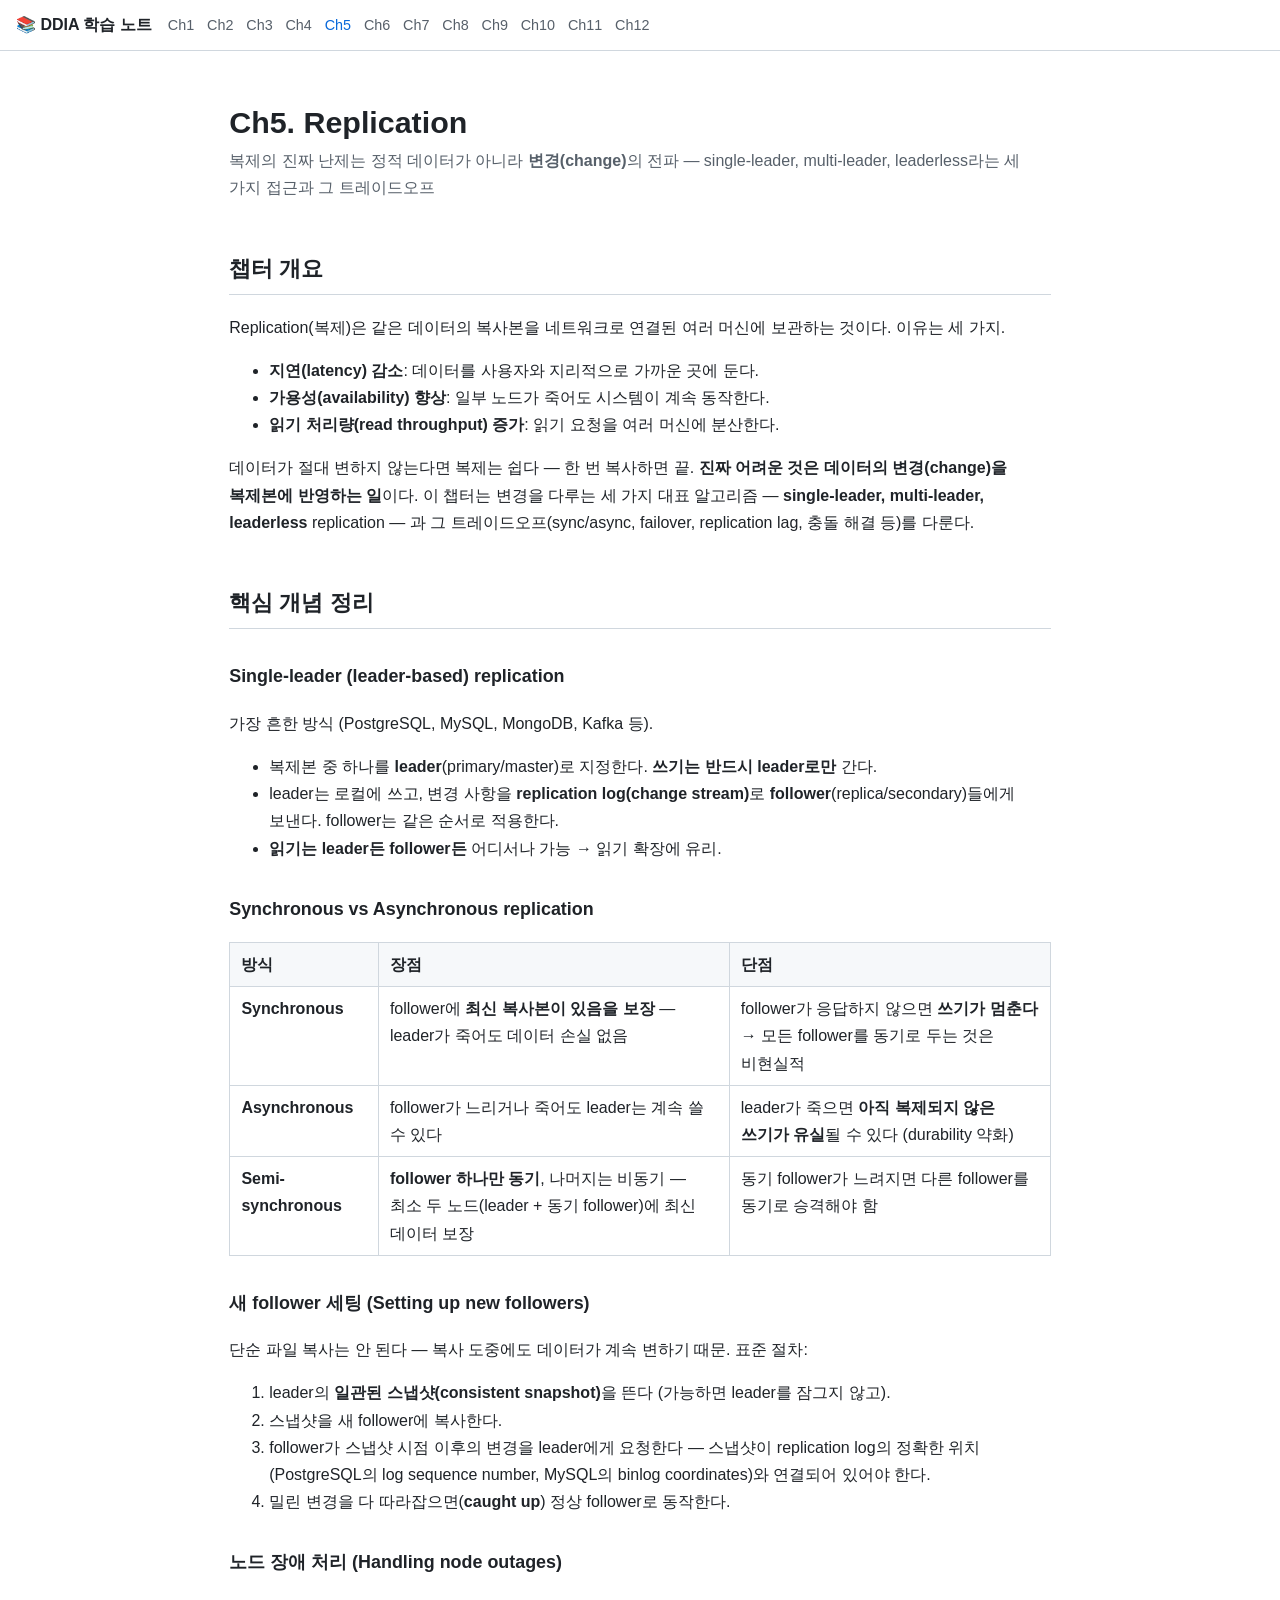
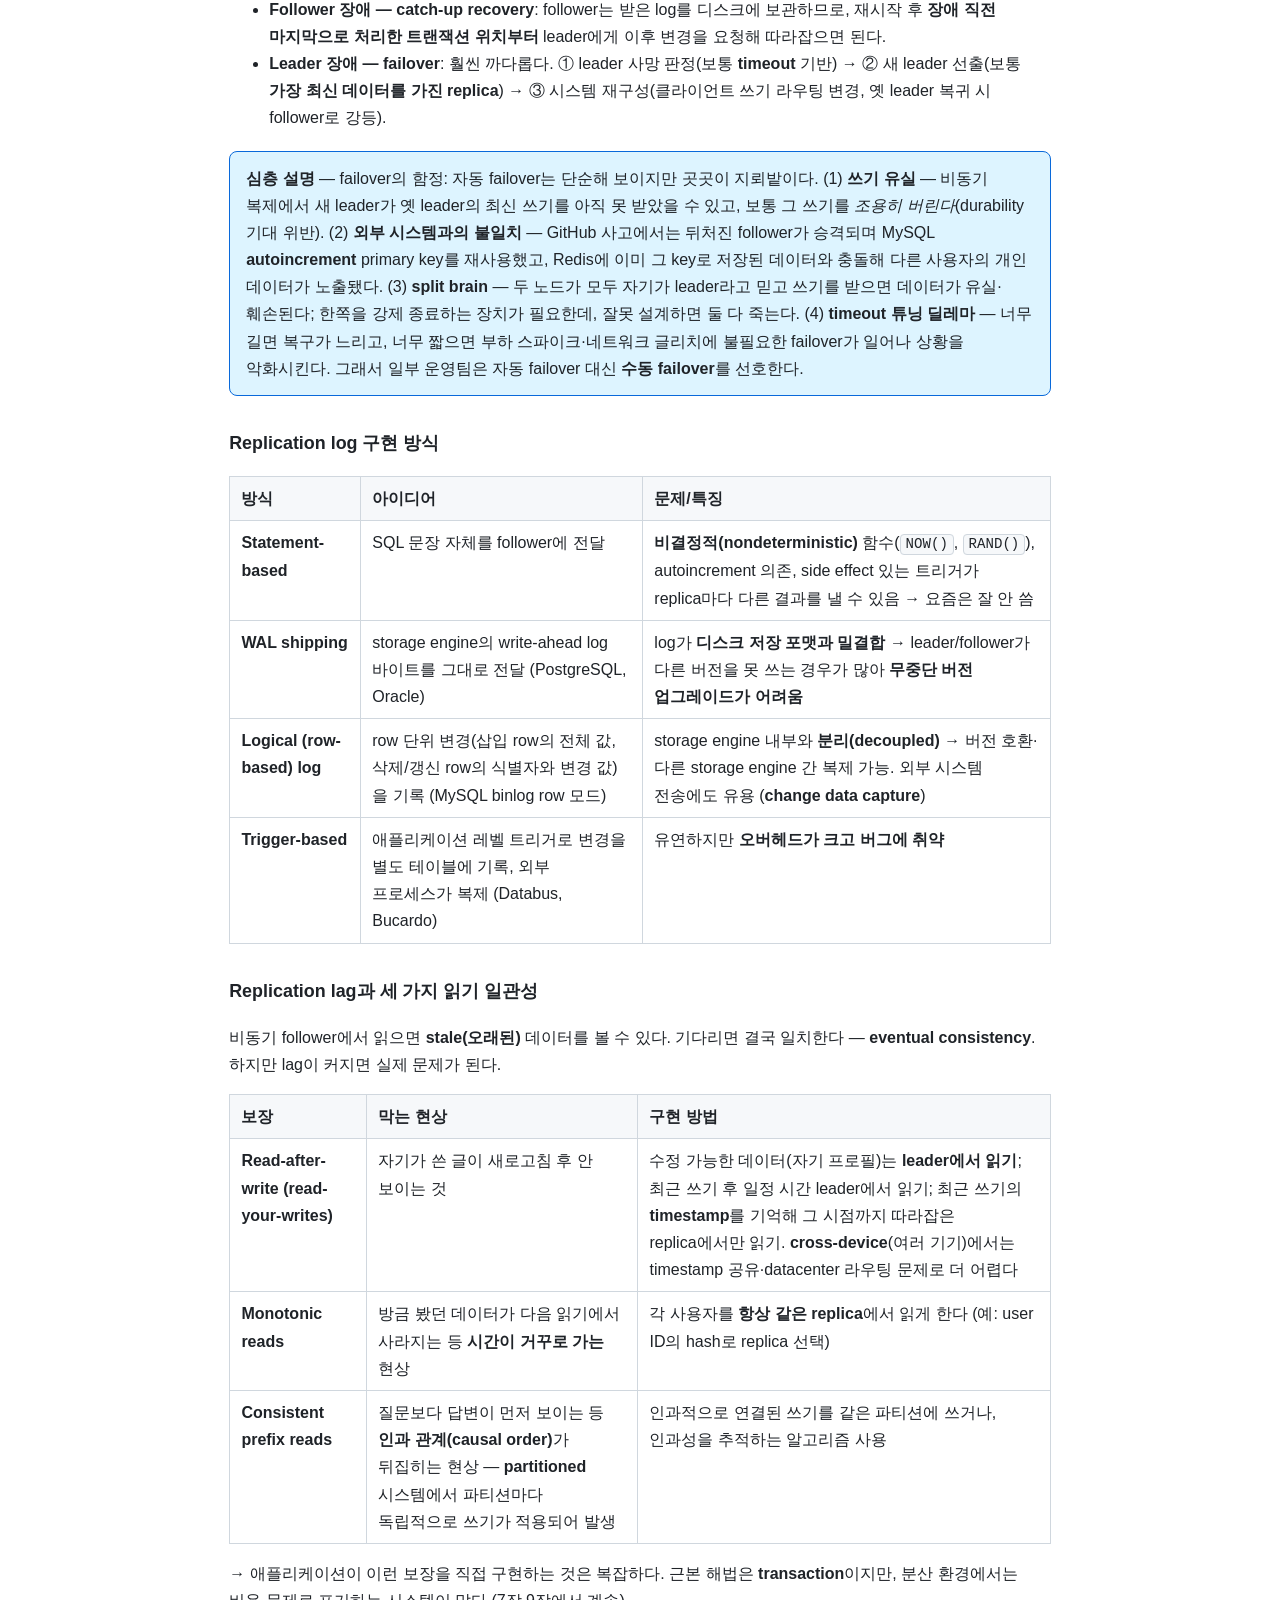
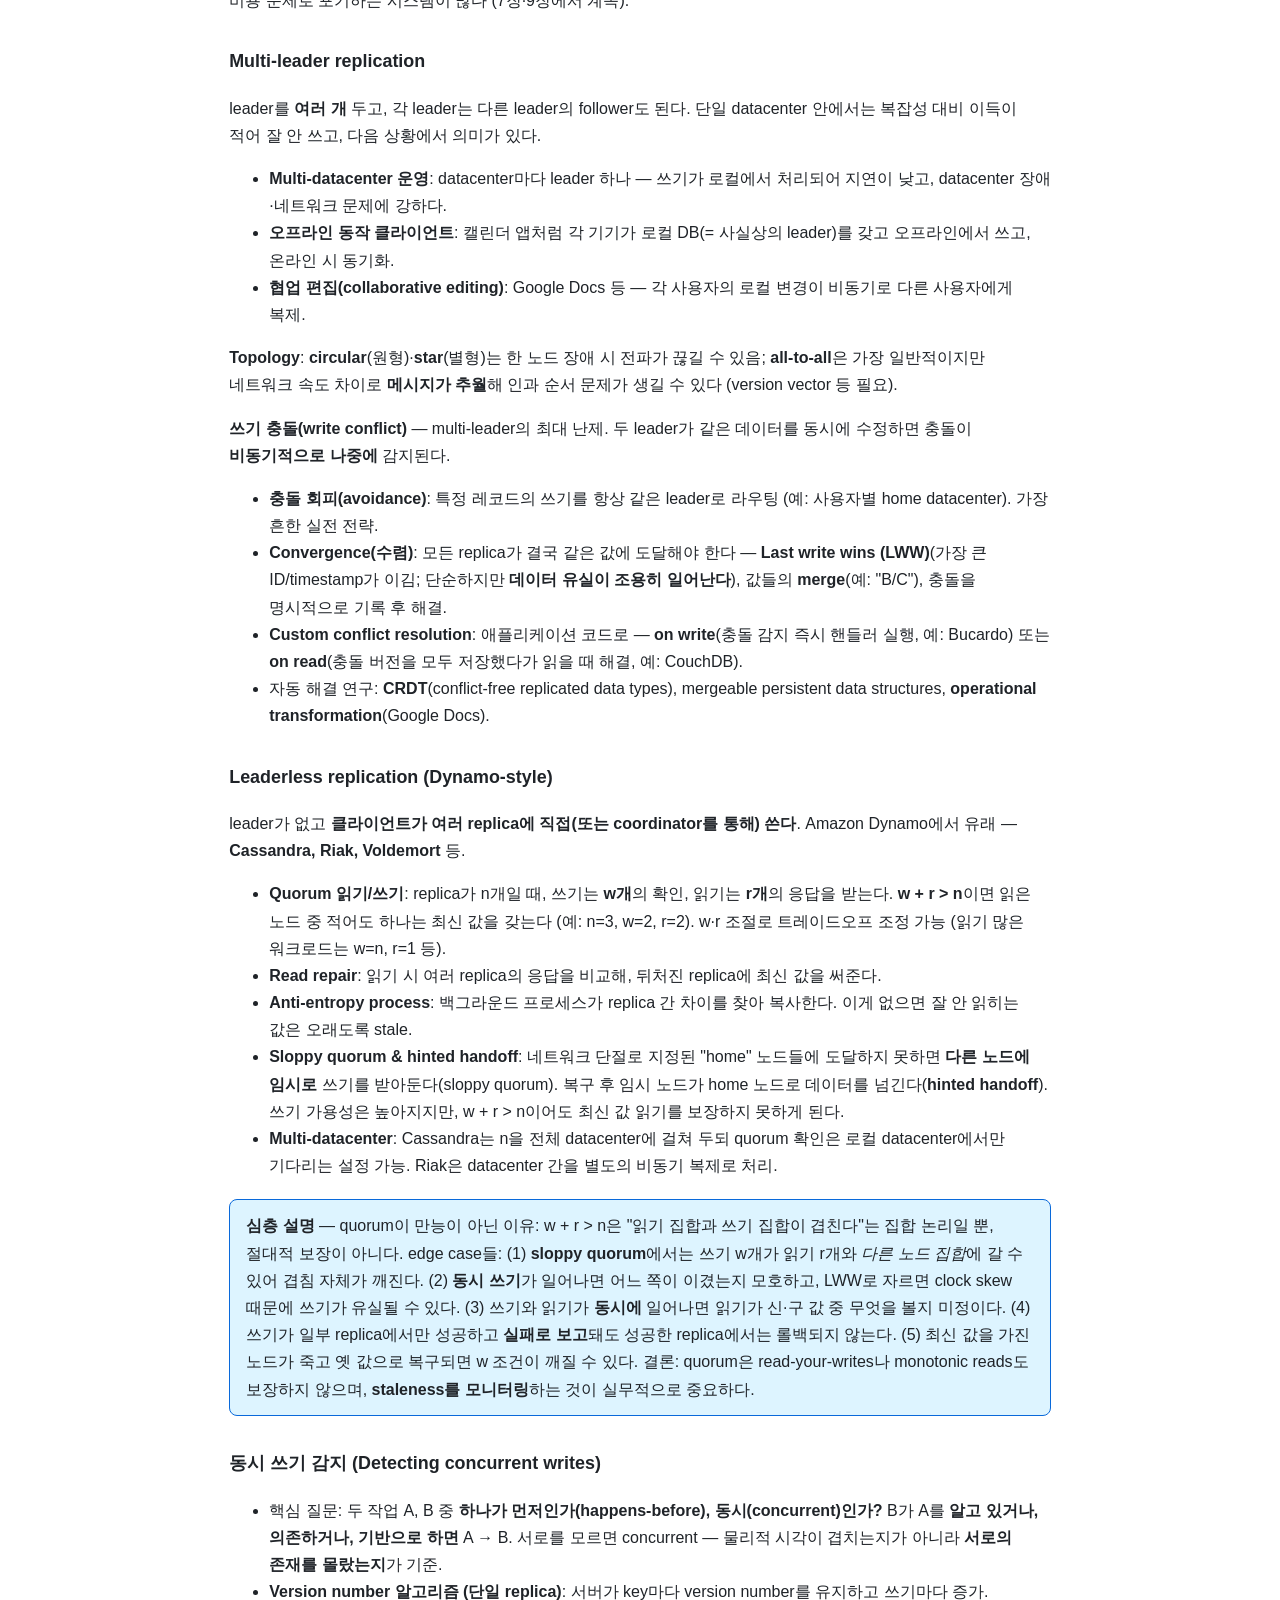
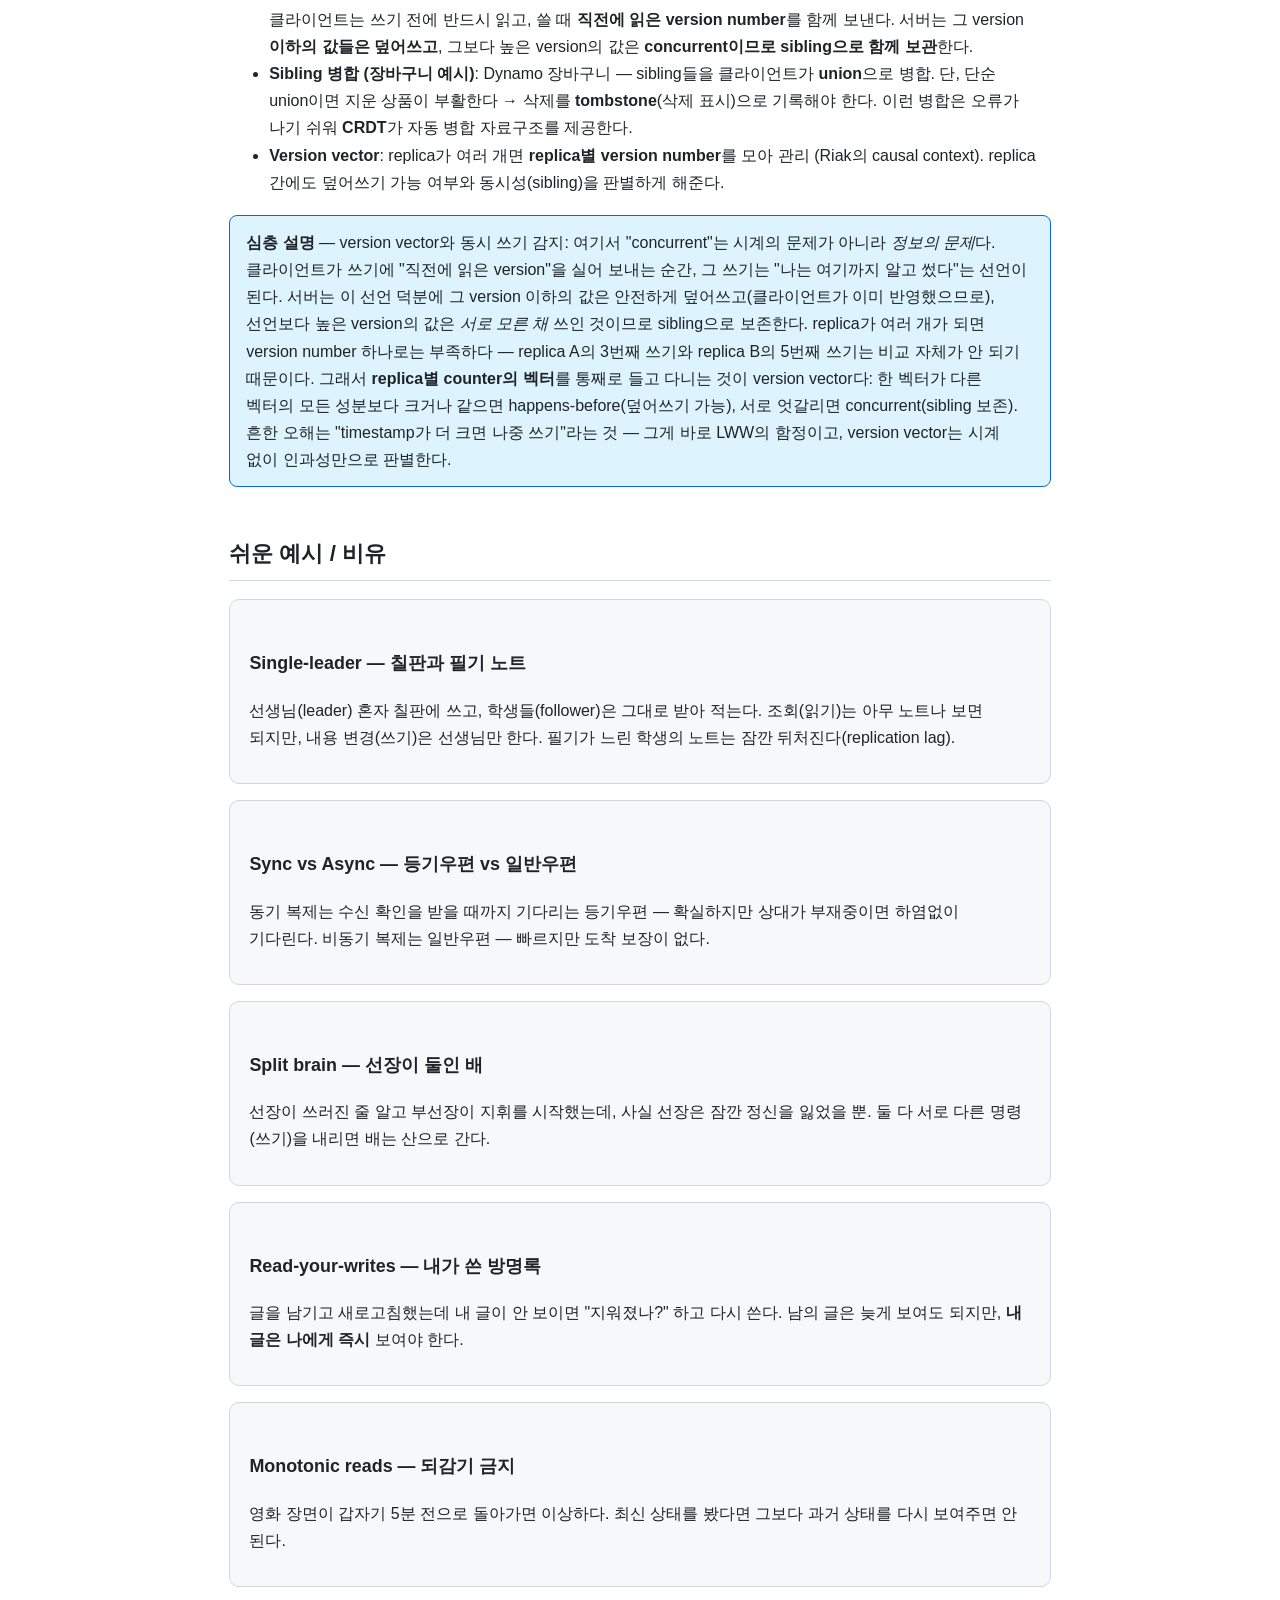
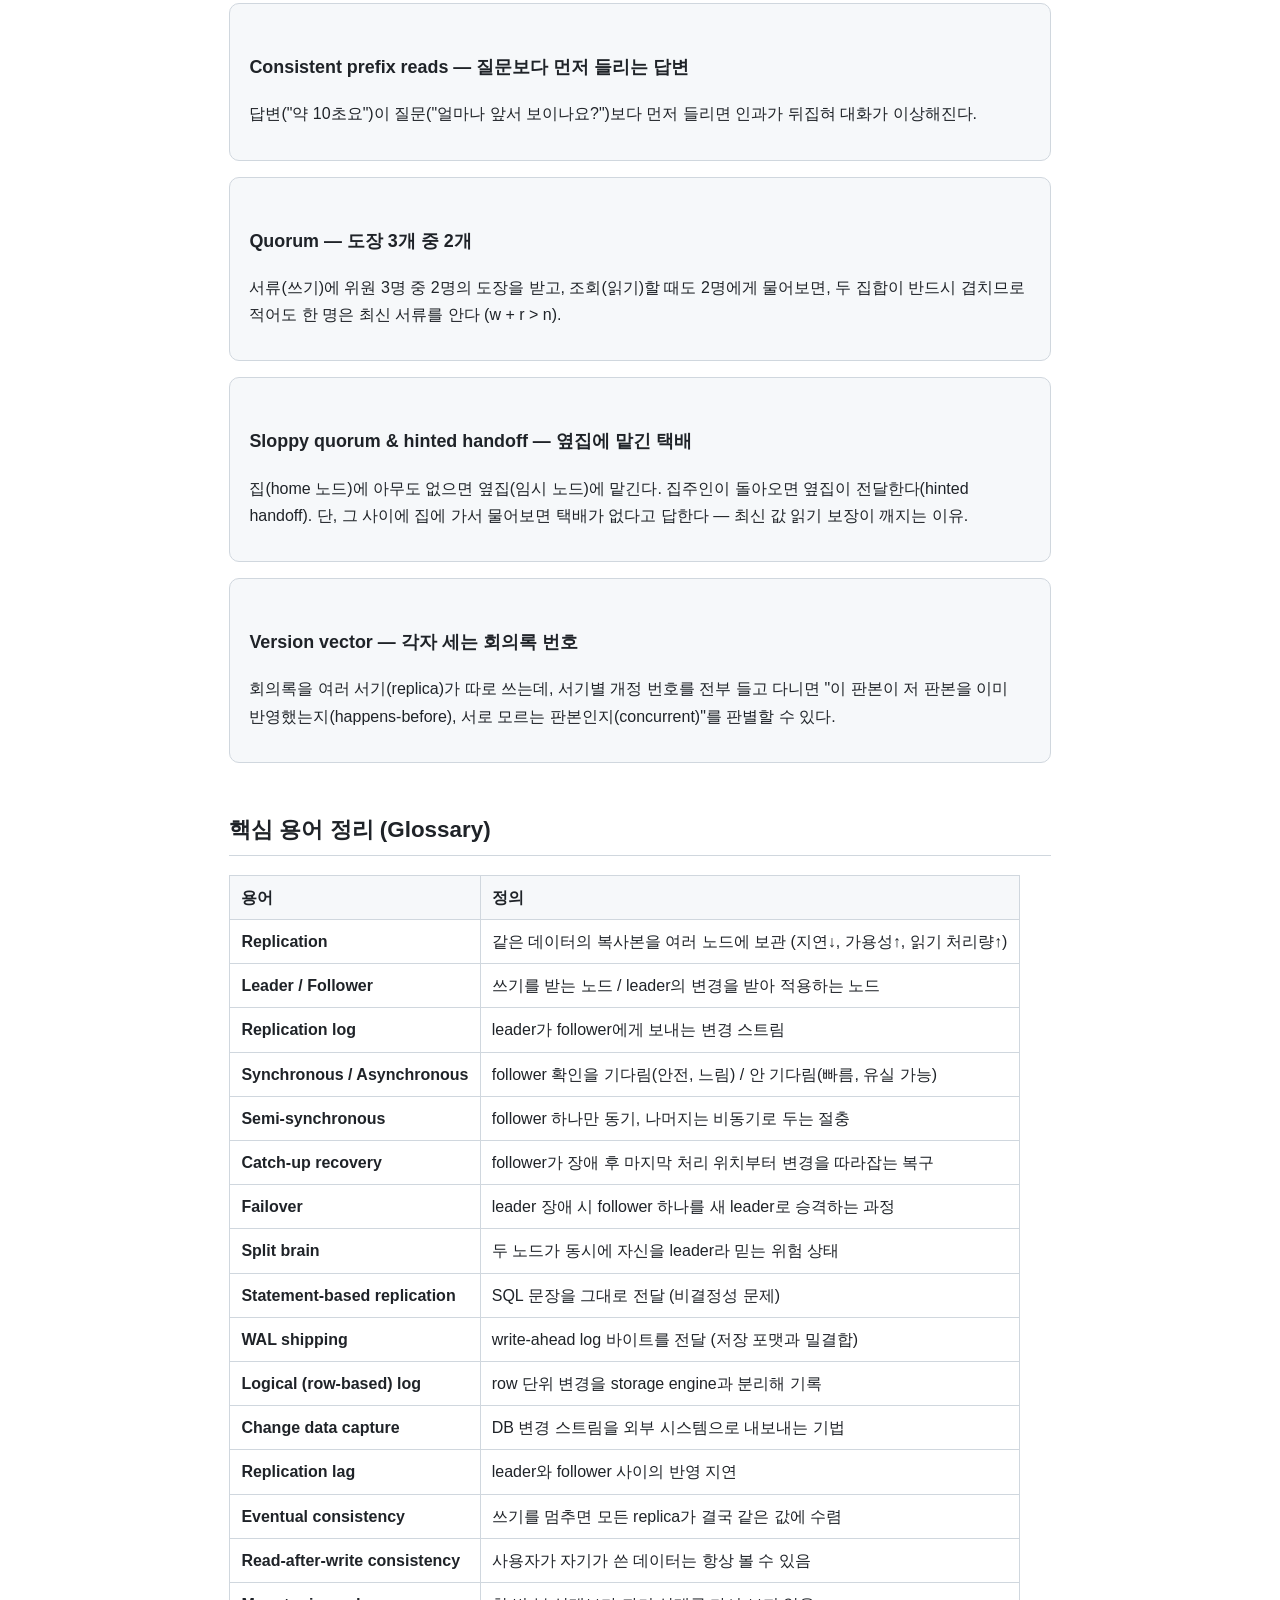
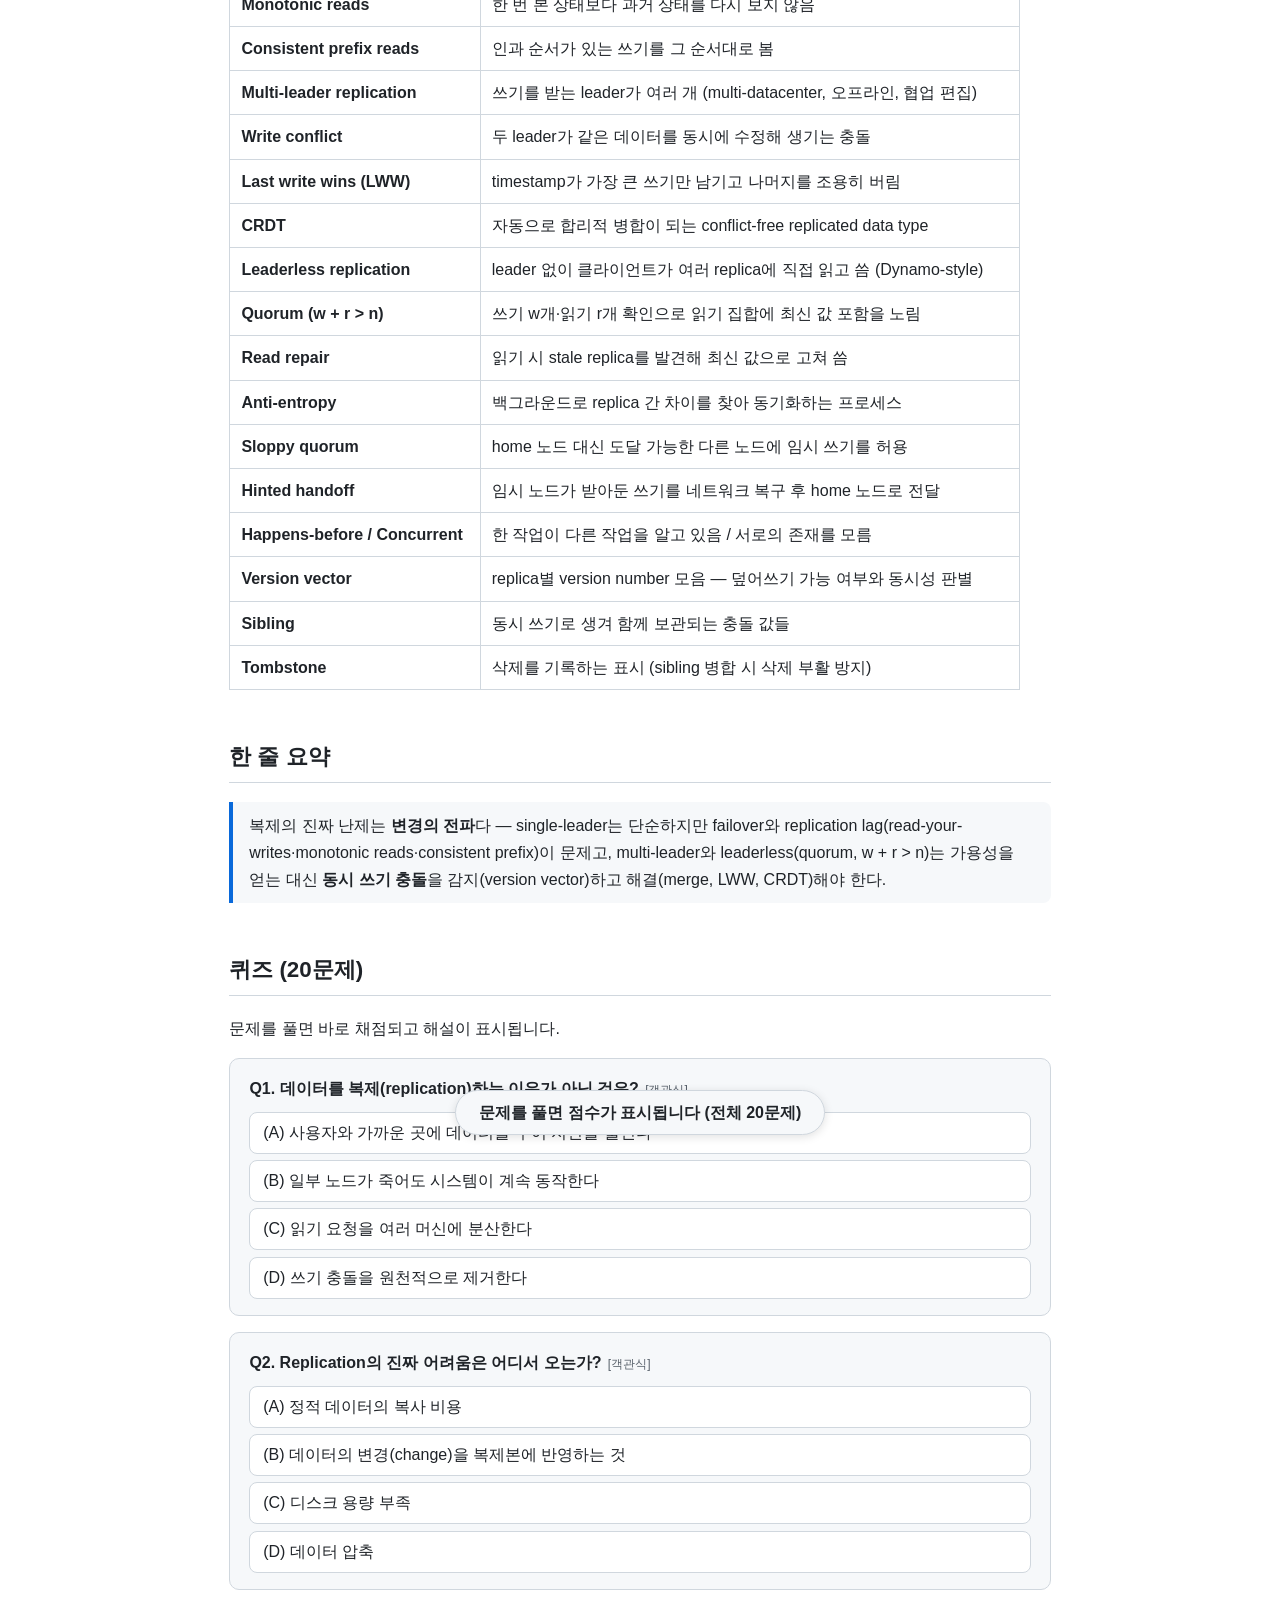
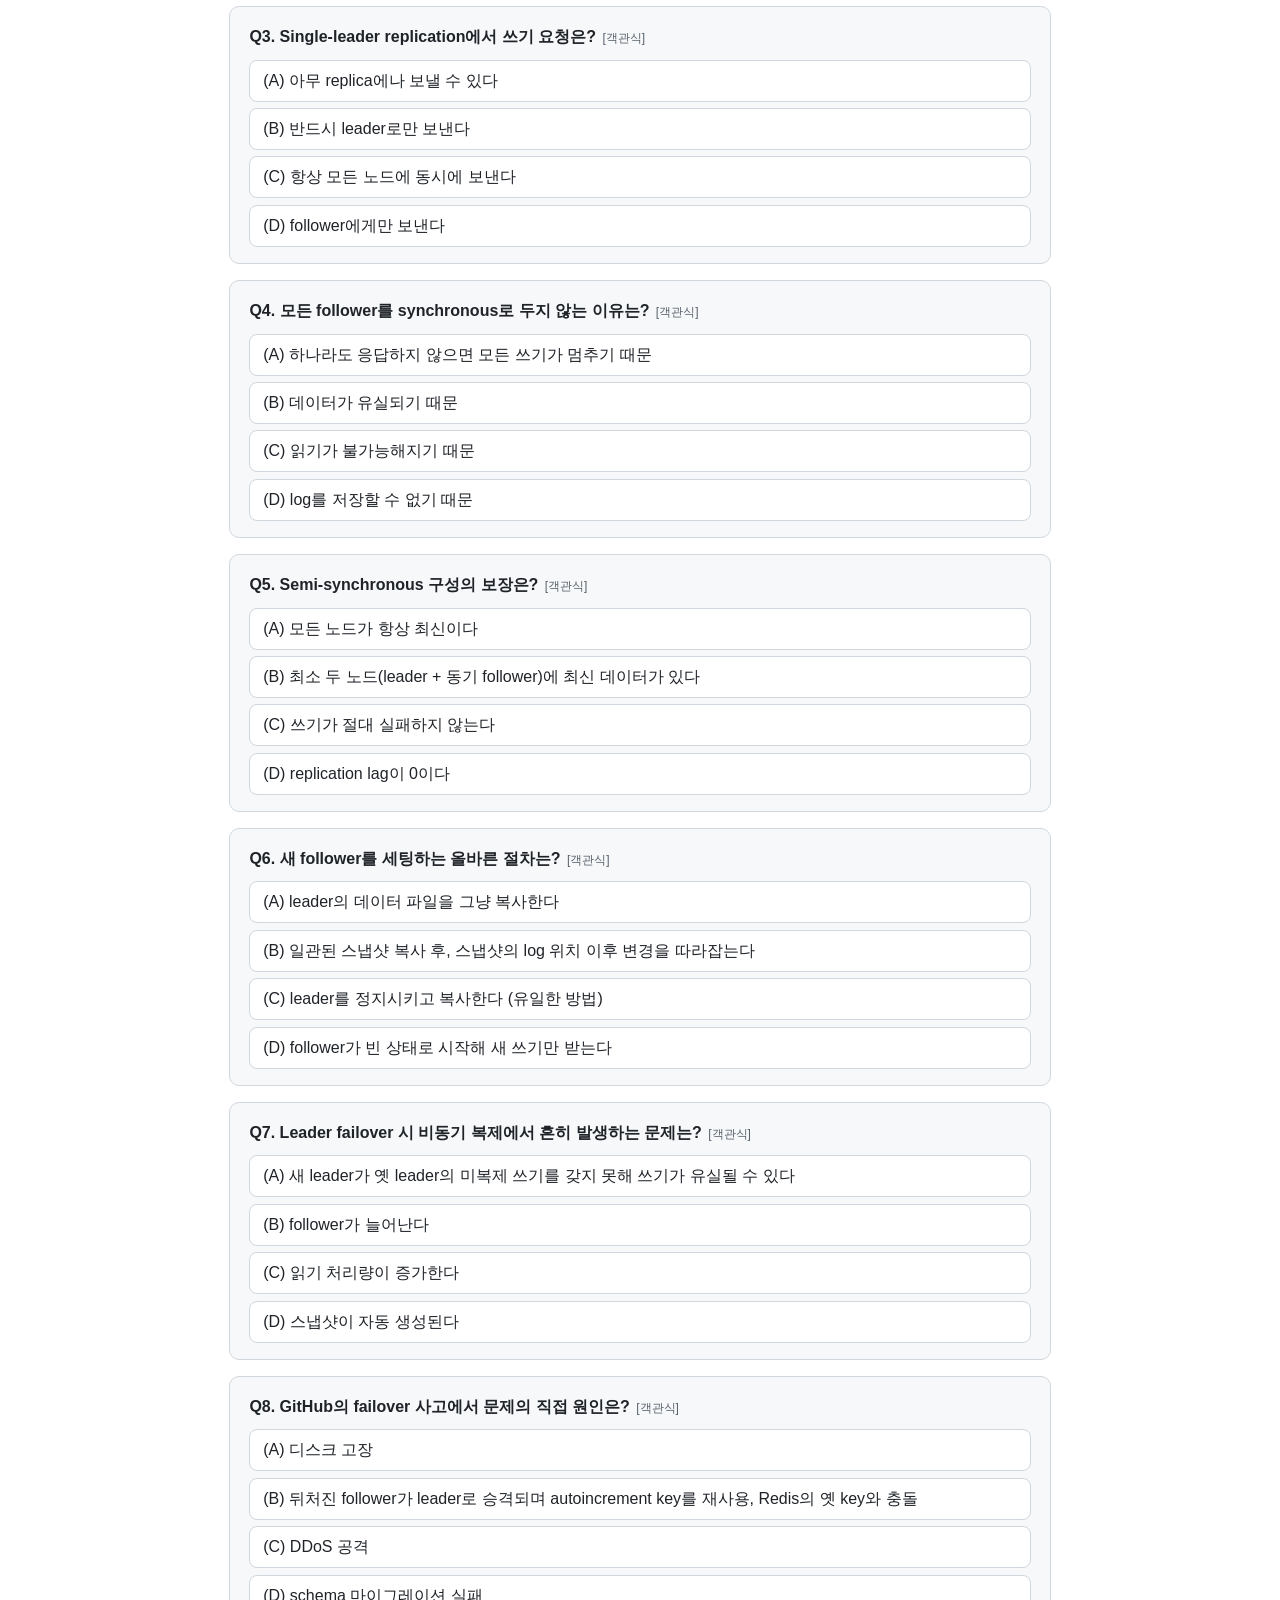
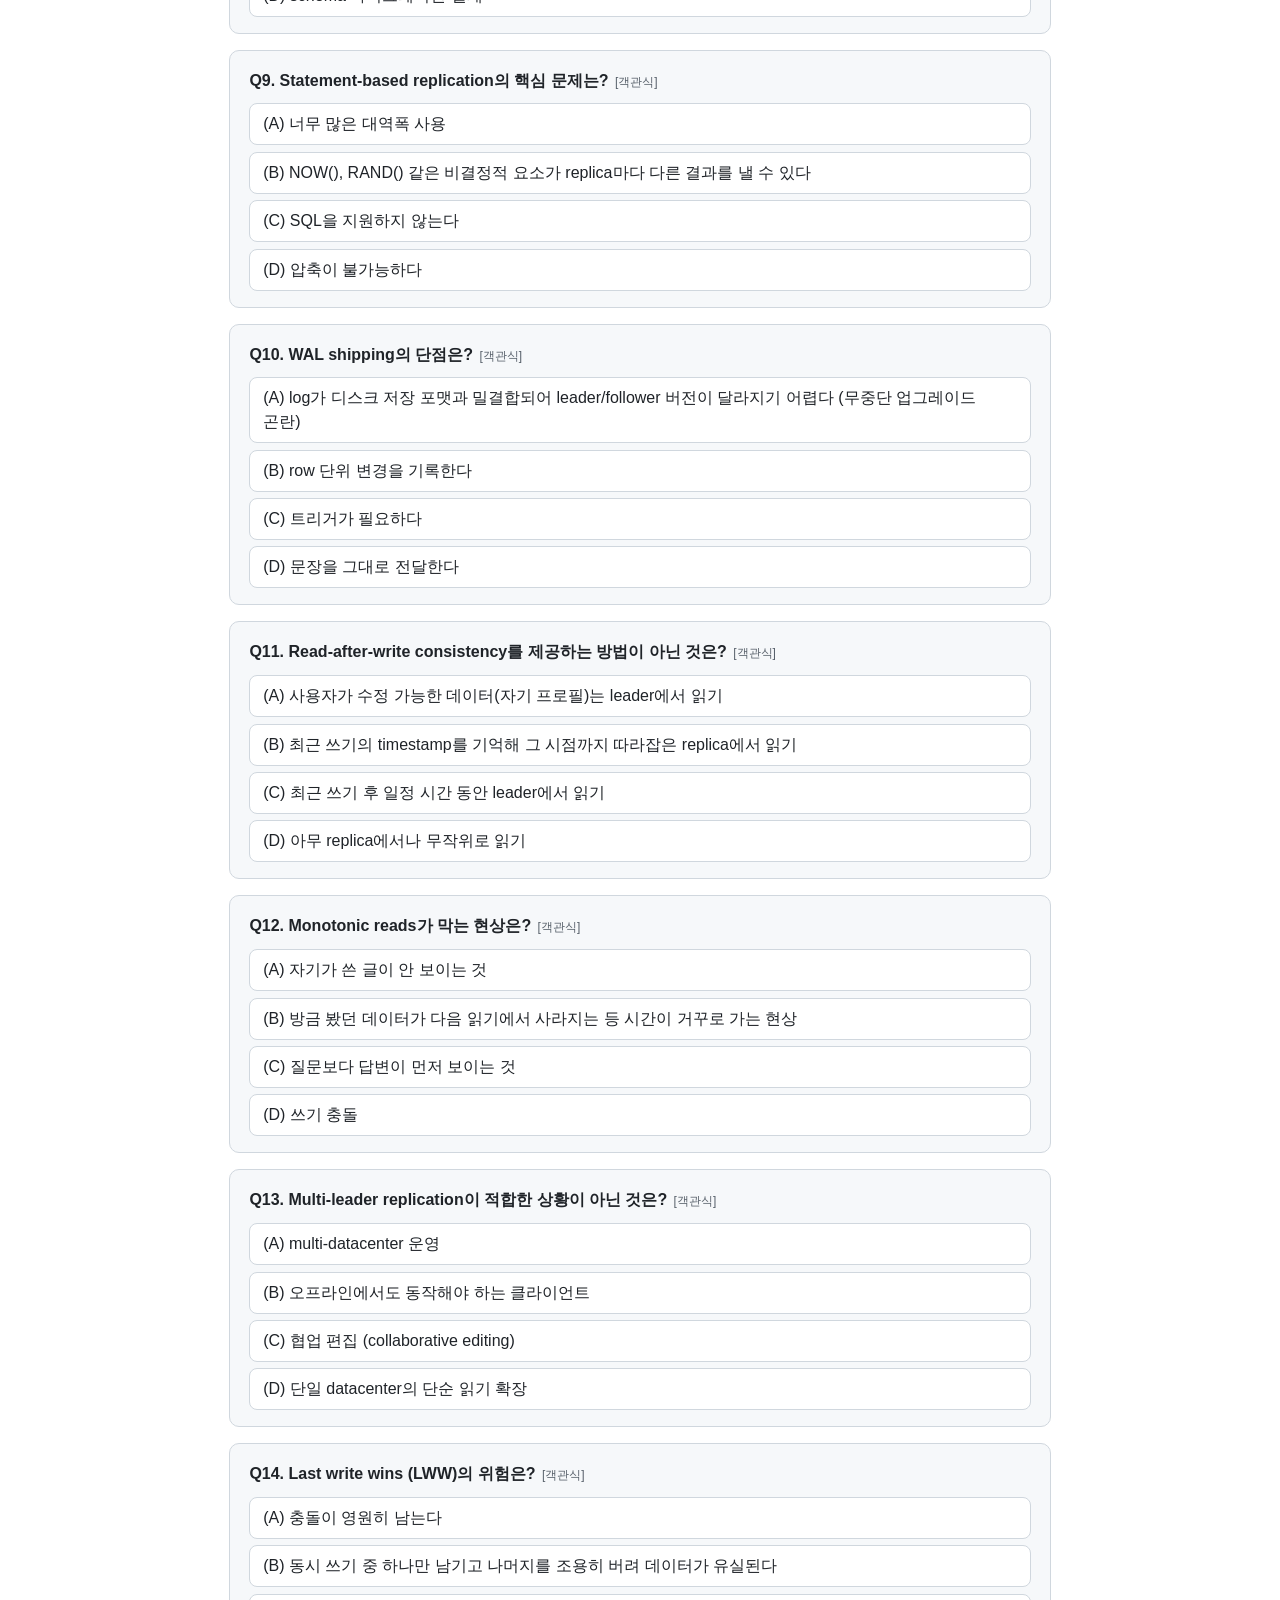
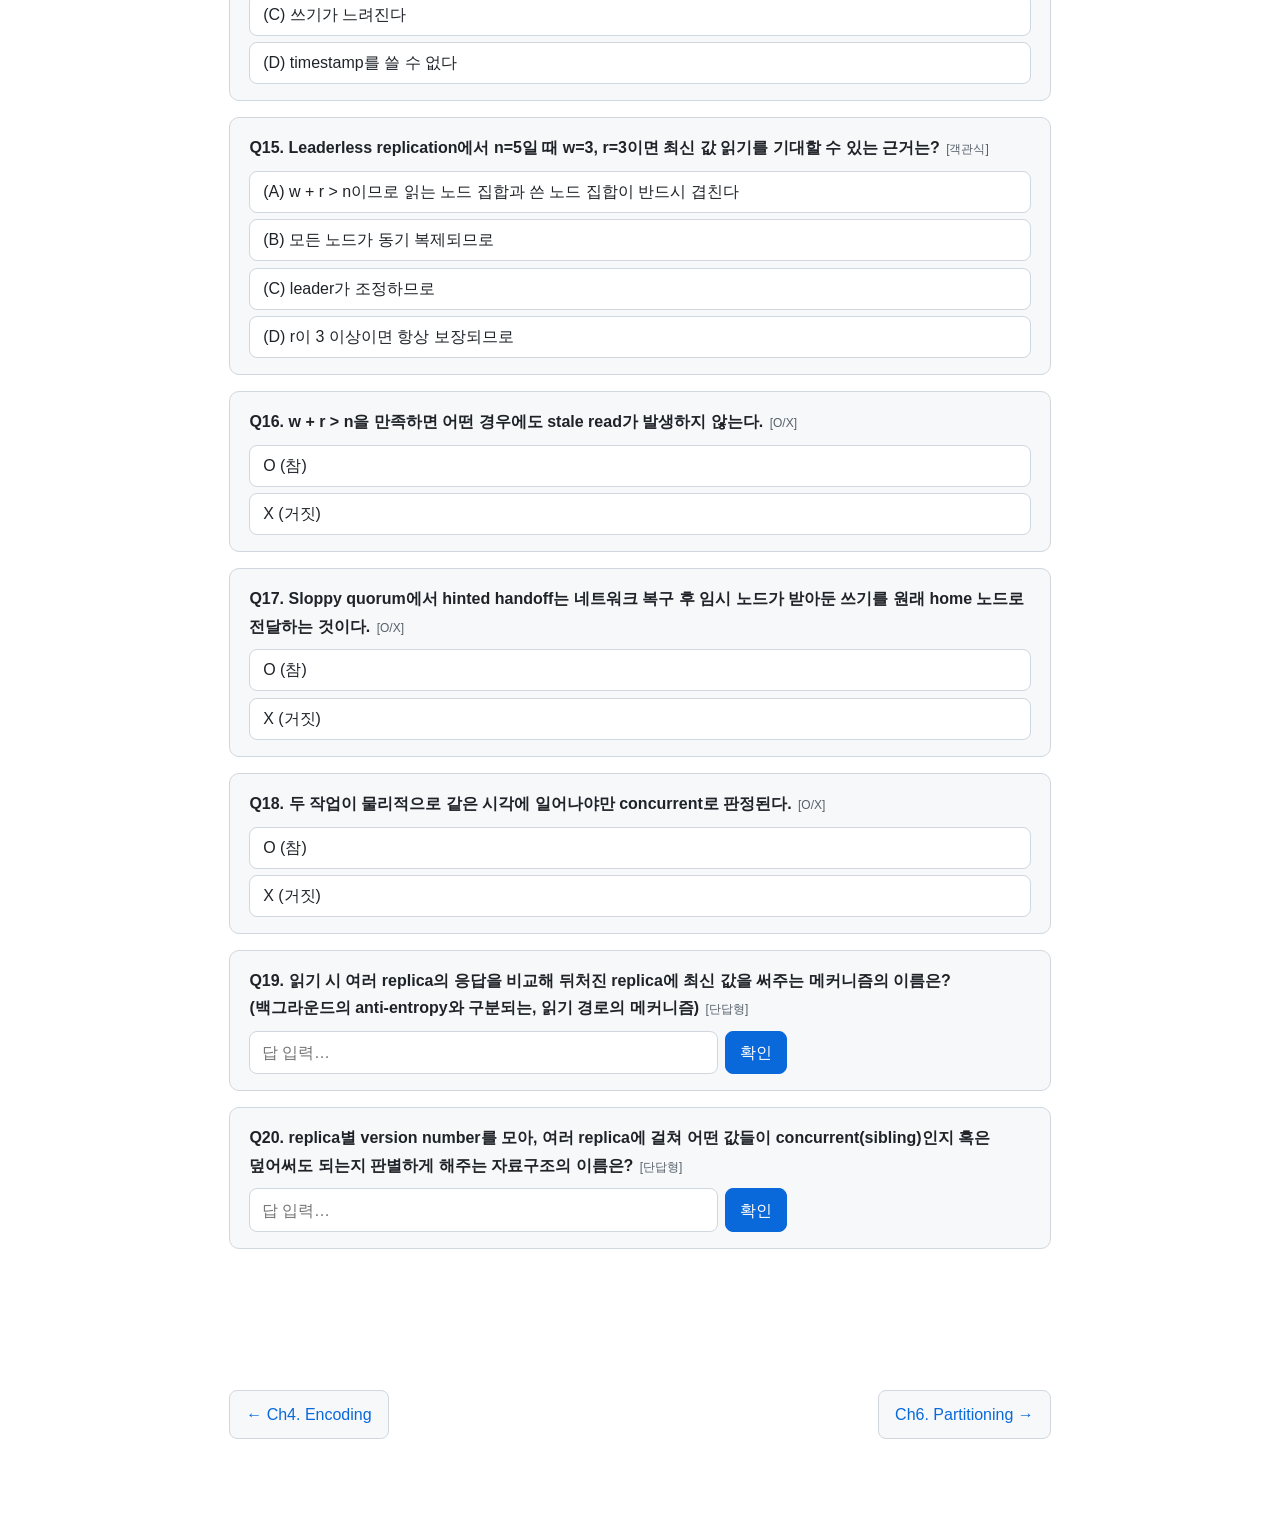
<file: docs/ch05.html>
<!doctype html>
<html lang="ko">
  <head>
    <meta charset="utf-8" />
    <meta name="viewport" content="width=device-width, initial-scale=1" />
    <title>Ch5. Replication — DDIA 학습 노트</title>
    <link rel="stylesheet" href="assets/style.css" />
  </head>
  <body>
    <header class="site-header">
      <a href="index.html">📚 DDIA 학습 노트</a>
      <nav>
        <a href="ch01.html">Ch1</a>
        <a href="ch02.html">Ch2</a>
        <a href="ch03.html">Ch3</a>
        <a href="ch04.html">Ch4</a>
        <a href="ch05.html" class="active">Ch5</a>
        <a href="ch06.html">Ch6</a>
    <a href="ch07.html">Ch7</a>
    <a href="ch08.html">Ch8</a>
    <a href="ch09.html">Ch9</a>
    <a href="ch10.html">Ch10</a>
    <a href="ch11.html">Ch11</a>
    <a href="ch12.html">Ch12</a>
      </nav>
    </header>
    <main>
      <h1>Ch5. Replication</h1>
      <p class="subtitle">
        복제의 진짜 난제는 정적 데이터가 아니라 <strong>변경(change)</strong>의
        전파 — single-leader, multi-leader, leaderless라는 세 가지 접근과 그
        트레이드오프
      </p>

      <h2>챕터 개요</h2>
      <p>
        Replication(복제)은 같은 데이터의 복사본을 네트워크로 연결된 여러 머신에
        보관하는 것이다. 이유는 세 가지.
      </p>
      <ul>
        <li>
          <strong>지연(latency) 감소</strong>: 데이터를 사용자와 지리적으로
          가까운 곳에 둔다.
        </li>
        <li>
          <strong>가용성(availability) 향상</strong>: 일부 노드가 죽어도
          시스템이 계속 동작한다.
        </li>
        <li>
          <strong>읽기 처리량(read throughput) 증가</strong>: 읽기 요청을 여러
          머신에 분산한다.
        </li>
      </ul>
      <p>
        데이터가 절대 변하지 않는다면 복제는 쉽다 — 한 번 복사하면 끝.
        <strong
          >진짜 어려운 것은 데이터의 변경(change)을 복제본에 반영하는 일</strong
        >이다. 이 챕터는 변경을 다루는 세 가지 대표 알고리즘 —
        <strong>single-leader, multi-leader, leaderless</strong> replication —
        과 그 트레이드오프(sync/async, failover, replication lag, 충돌 해결
        등)를 다룬다.
      </p>

      <h2>핵심 개념 정리</h2>

      <h3>Single-leader (leader-based) replication</h3>
      <p>가장 흔한 방식 (PostgreSQL, MySQL, MongoDB, Kafka 등).</p>
      <ul>
        <li>
          복제본 중 하나를 <strong>leader</strong>(primary/master)로 지정한다.
          <strong>쓰기는 반드시 leader로만</strong> 간다.
        </li>
        <li>
          leader는 로컬에 쓰고, 변경 사항을
          <strong>replication log(change stream)</strong>로
          <strong>follower</strong>(replica/secondary)들에게 보낸다. follower는
          같은 순서로 적용한다.
        </li>
        <li>
          <strong>읽기는 leader든 follower든</strong> 어디서나 가능 → 읽기
          확장에 유리.
        </li>
      </ul>

      <h3>Synchronous vs Asynchronous replication</h3>
      <table>
        <thead>
          <tr>
            <th>방식</th>
            <th>장점</th>
            <th>단점</th>
          </tr>
        </thead>
        <tbody>
          <tr>
            <td><strong>Synchronous</strong></td>
            <td>
              follower에 <strong>최신 복사본이 있음을 보장</strong> — leader가
              죽어도 데이터 손실 없음
            </td>
            <td>
              follower가 응답하지 않으면 <strong>쓰기가 멈춘다</strong> → 모든
              follower를 동기로 두는 것은 비현실적
            </td>
          </tr>
          <tr>
            <td><strong>Asynchronous</strong></td>
            <td>follower가 느리거나 죽어도 leader는 계속 쓸 수 있다</td>
            <td>
              leader가 죽으면
              <strong>아직 복제되지 않은 쓰기가 유실</strong>될 수 있다
              (durability 약화)
            </td>
          </tr>
          <tr>
            <td><strong>Semi-synchronous</strong></td>
            <td>
              <strong>follower 하나만 동기</strong>, 나머지는 비동기 — 최소 두
              노드(leader + 동기 follower)에 최신 데이터 보장
            </td>
            <td>동기 follower가 느려지면 다른 follower를 동기로 승격해야 함</td>
          </tr>
        </tbody>
      </table>

      <h3>새 follower 세팅 (Setting up new followers)</h3>
      <p>
        단순 파일 복사는 안 된다 — 복사 도중에도 데이터가 계속 변하기 때문. 표준
        절차:
      </p>
      <ol>
        <li>
          leader의 <strong>일관된 스냅샷(consistent snapshot)</strong>을 뜬다
          (가능하면 leader를 잠그지 않고).
        </li>
        <li>스냅샷을 새 follower에 복사한다.</li>
        <li>
          follower가 스냅샷 시점 이후의 변경을 leader에게 요청한다 — 스냅샷이
          replication log의 정확한 위치(PostgreSQL의 log sequence number,
          MySQL의 binlog coordinates)와 연결되어 있어야 한다.
        </li>
        <li>
          밀린 변경을 다 따라잡으면(<strong>caught up</strong>) 정상 follower로
          동작한다.
        </li>
      </ol>

      <h3>노드 장애 처리 (Handling node outages)</h3>
      <ul>
        <li>
          <strong>Follower 장애 — catch-up recovery</strong>: follower는 받은
          log를 디스크에 보관하므로, 재시작 후
          <strong>장애 직전 마지막으로 처리한 트랜잭션 위치부터</strong>
          leader에게 이후 변경을 요청해 따라잡으면 된다.
        </li>
        <li>
          <strong>Leader 장애 — failover</strong>: 훨씬 까다롭다. ① leader 사망
          판정(보통 <strong>timeout</strong> 기반) → ② 새 leader 선출(보통
          <strong>가장 최신 데이터를 가진 replica</strong>) → ③ 시스템
          재구성(클라이언트 쓰기 라우팅 변경, 옛 leader 복귀 시 follower로
          강등).
        </li>
      </ul>
      <div class="callout">
        <strong>심층 설명</strong> — failover의 함정: 자동 failover는 단순해
        보이지만 곳곳이 지뢰밭이다. (1) <strong>쓰기 유실</strong> — 비동기
        복제에서 새 leader가 옛 leader의 최신 쓰기를 아직 못 받았을 수 있고,
        보통 그 쓰기를 <em>조용히 버린다</em>(durability 기대 위반). (2)
        <strong>외부 시스템과의 불일치</strong> — GitHub 사고에서는 뒤처진
        follower가 승격되며 MySQL <strong>autoincrement</strong> primary key를
        재사용했고, Redis에 이미 그 key로 저장된 데이터와 충돌해 다른 사용자의
        개인 데이터가 노출됐다. (3) <strong>split brain</strong> — 두 노드가
        모두 자기가 leader라고 믿고 쓰기를 받으면 데이터가 유실·훼손된다; 한쪽을
        강제 종료하는 장치가 필요한데, 잘못 설계하면 둘 다 죽는다. (4)
        <strong>timeout 튜닝 딜레마</strong> — 너무 길면 복구가 느리고, 너무
        짧으면 부하 스파이크·네트워크 글리치에 불필요한 failover가 일어나 상황을
        악화시킨다. 그래서 일부 운영팀은 자동 failover 대신
        <strong>수동 failover</strong>를 선호한다.
      </div>

      <h3>Replication log 구현 방식</h3>
      <table>
        <thead>
          <tr>
            <th>방식</th>
            <th>아이디어</th>
            <th>문제/특징</th>
          </tr>
        </thead>
        <tbody>
          <tr>
            <td><strong>Statement-based</strong></td>
            <td>SQL 문장 자체를 follower에 전달</td>
            <td>
              <strong>비결정적(nondeterministic)</strong>
              함수(<code>NOW()</code>, <code>RAND()</code>), autoincrement 의존,
              side effect 있는 트리거가 replica마다 다른 결과를 낼 수 있음 →
              요즘은 잘 안 씀
            </td>
          </tr>
          <tr>
            <td><strong>WAL shipping</strong></td>
            <td>
              storage engine의 write-ahead log 바이트를 그대로 전달 (PostgreSQL,
              Oracle)
            </td>
            <td>
              log가 <strong>디스크 저장 포맷과 밀결합</strong> →
              leader/follower가 다른 버전을 못 쓰는 경우가 많아
              <strong>무중단 버전 업그레이드가 어려움</strong>
            </td>
          </tr>
          <tr>
            <td><strong>Logical (row-based) log</strong></td>
            <td>
              row 단위 변경(삽입 row의 전체 값, 삭제/갱신 row의 식별자와 변경
              값)을 기록 (MySQL binlog row 모드)
            </td>
            <td>
              storage engine 내부와 <strong>분리(decoupled)</strong> → 버전
              호환·다른 storage engine 간 복제 가능. 외부 시스템 전송에도 유용
              (<strong>change data capture</strong>)
            </td>
          </tr>
          <tr>
            <td><strong>Trigger-based</strong></td>
            <td>
              애플리케이션 레벨 트리거로 변경을 별도 테이블에 기록, 외부
              프로세스가 복제 (Databus, Bucardo)
            </td>
            <td>유연하지만 <strong>오버헤드가 크고 버그에 취약</strong></td>
          </tr>
        </tbody>
      </table>

      <h3>Replication lag과 세 가지 읽기 일관성</h3>
      <p>
        비동기 follower에서 읽으면 <strong>stale(오래된)</strong> 데이터를 볼 수
        있다. 기다리면 결국 일치한다 — <strong>eventual consistency</strong>.
        하지만 lag이 커지면 실제 문제가 된다.
      </p>
      <table>
        <thead>
          <tr>
            <th>보장</th>
            <th>막는 현상</th>
            <th>구현 방법</th>
          </tr>
        </thead>
        <tbody>
          <tr>
            <td><strong>Read-after-write (read-your-writes)</strong></td>
            <td>자기가 쓴 글이 새로고침 후 안 보이는 것</td>
            <td>
              수정 가능한 데이터(자기 프로필)는
              <strong>leader에서 읽기</strong>; 최근 쓰기 후 일정 시간
              leader에서 읽기; 최근 쓰기의 <strong>timestamp</strong>를 기억해
              그 시점까지 따라잡은 replica에서만 읽기.
              <strong>cross-device</strong>(여러 기기)에서는 timestamp
              공유·datacenter 라우팅 문제로 더 어렵다
            </td>
          </tr>
          <tr>
            <td><strong>Monotonic reads</strong></td>
            <td>
              방금 봤던 데이터가 다음 읽기에서 사라지는 등
              <strong>시간이 거꾸로 가는</strong> 현상
            </td>
            <td>
              각 사용자를 <strong>항상 같은 replica</strong>에서 읽게 한다 (예:
              user ID의 hash로 replica 선택)
            </td>
          </tr>
          <tr>
            <td><strong>Consistent prefix reads</strong></td>
            <td>
              질문보다 답변이 먼저 보이는 등
              <strong>인과 관계(causal order)</strong>가 뒤집히는 현상 —
              <strong>partitioned</strong> 시스템에서 파티션마다 독립적으로
              쓰기가 적용되어 발생
            </td>
            <td>
              인과적으로 연결된 쓰기를 같은 파티션에 쓰거나, 인과성을 추적하는
              알고리즘 사용
            </td>
          </tr>
        </tbody>
      </table>
      <p>
        → 애플리케이션이 이런 보장을 직접 구현하는 것은 복잡하다. 근본 해법은
        <strong>transaction</strong>이지만, 분산 환경에서는 비용 문제로 포기하는
        시스템이 많다 (7장·9장에서 계속).
      </p>

      <h3>Multi-leader replication</h3>
      <p>
        leader를 <strong>여러 개</strong> 두고, 각 leader는 다른 leader의
        follower도 된다. 단일 datacenter 안에서는 복잡성 대비 이득이 적어 잘 안
        쓰고, 다음 상황에서 의미가 있다.
      </p>
      <ul>
        <li>
          <strong>Multi-datacenter 운영</strong>: datacenter마다 leader 하나 —
          쓰기가 로컬에서 처리되어 지연이 낮고, datacenter 장애·네트워크 문제에
          강하다.
        </li>
        <li>
          <strong>오프라인 동작 클라이언트</strong>: 캘린더 앱처럼 각 기기가
          로컬 DB(= 사실상의 leader)를 갖고 오프라인에서 쓰고, 온라인 시 동기화.
        </li>
        <li>
          <strong>협업 편집(collaborative editing)</strong>: Google Docs 등 — 각
          사용자의 로컬 변경이 비동기로 다른 사용자에게 복제.
        </li>
      </ul>
      <p>
        <strong>Topology</strong>:
        <strong>circular</strong>(원형)·<strong>star</strong>(별형)는 한 노드
        장애 시 전파가 끊길 수 있음; <strong>all-to-all</strong>은 가장
        일반적이지만 네트워크 속도 차이로 <strong>메시지가 추월</strong>해 인과
        순서 문제가 생길 수 있다 (version vector 등 필요).
      </p>
      <p>
        <strong>쓰기 충돌(write conflict)</strong> — multi-leader의 최대 난제.
        두 leader가 같은 데이터를 동시에 수정하면 충돌이
        <strong>비동기적으로 나중에</strong> 감지된다.
      </p>
      <ul>
        <li>
          <strong>충돌 회피(avoidance)</strong>: 특정 레코드의 쓰기를 항상 같은
          leader로 라우팅 (예: 사용자별 home datacenter). 가장 흔한 실전 전략.
        </li>
        <li>
          <strong>Convergence(수렴)</strong>: 모든 replica가 결국 같은 값에
          도달해야 한다 — <strong>Last write wins (LWW)</strong>(가장 큰
          ID/timestamp가 이김; 단순하지만
          <strong>데이터 유실이 조용히 일어난다</strong>), 값들의
          <strong>merge</strong>(예: "B/C"), 충돌을 명시적으로 기록 후 해결.
        </li>
        <li>
          <strong>Custom conflict resolution</strong>: 애플리케이션 코드로 —
          <strong>on write</strong>(충돌 감지 즉시 핸들러 실행, 예: Bucardo)
          또는 <strong>on read</strong>(충돌 버전을 모두 저장했다가 읽을 때
          해결, 예: CouchDB).
        </li>
        <li>
          자동 해결 연구:
          <strong>CRDT</strong>(conflict-free replicated data types), mergeable
          persistent data structures,
          <strong>operational transformation</strong>(Google Docs).
        </li>
      </ul>

      <h3>Leaderless replication (Dynamo-style)</h3>
      <p>
        leader가 없고
        <strong
          >클라이언트가 여러 replica에 직접(또는 coordinator를 통해)
          쓴다</strong
        >. Amazon Dynamo에서 유래 —
        <strong>Cassandra, Riak, Voldemort</strong> 등.
      </p>
      <ul>
        <li>
          <strong>Quorum 읽기/쓰기</strong>: replica가 n개일 때, 쓰기는
          <strong>w개</strong>의 확인, 읽기는 <strong>r개</strong>의 응답을
          받는다. <strong>w + r &gt; n</strong>이면 읽은 노드 중 적어도 하나는
          최신 값을 갖는다 (예: n=3, w=2, r=2). w·r 조절로 트레이드오프 조정
          가능 (읽기 많은 워크로드는 w=n, r=1 등).
        </li>
        <li>
          <strong>Read repair</strong>: 읽기 시 여러 replica의 응답을 비교해,
          뒤처진 replica에 최신 값을 써준다.
        </li>
        <li>
          <strong>Anti-entropy process</strong>: 백그라운드 프로세스가 replica
          간 차이를 찾아 복사한다. 이게 없으면 잘 안 읽히는 값은 오래도록 stale.
        </li>
        <li>
          <strong>Sloppy quorum &amp; hinted handoff</strong>: 네트워크 단절로
          지정된 "home" 노드들에 도달하지 못하면
          <strong>다른 노드에 임시로</strong> 쓰기를 받아둔다(sloppy quorum).
          복구 후 임시 노드가 home 노드로 데이터를 넘긴다(<strong
            >hinted handoff</strong
          >). 쓰기 가용성은 높아지지만, w + r &gt; n이어도 최신 값 읽기를
          보장하지 못하게 된다.
        </li>
        <li>
          <strong>Multi-datacenter</strong>: Cassandra는 n을 전체 datacenter에
          걸쳐 두되 quorum 확인은 로컬 datacenter에서만 기다리는 설정 가능.
          Riak은 datacenter 간을 별도의 비동기 복제로 처리.
        </li>
      </ul>
      <div class="callout">
        <strong>심층 설명</strong> — quorum이 만능이 아닌 이유: w + r &gt; n은
        "읽기 집합과 쓰기 집합이 겹친다"는 집합 논리일 뿐, 절대적 보장이 아니다.
        edge case들: (1) <strong>sloppy quorum</strong>에서는 쓰기 w개가 읽기
        r개와 <em>다른 노드 집합</em>에 갈 수 있어 겹침 자체가 깨진다. (2)
        <strong>동시 쓰기</strong>가 일어나면 어느 쪽이 이겼는지 모호하고, LWW로
        자르면 clock skew 때문에 쓰기가 유실될 수 있다. (3) 쓰기와 읽기가
        <strong>동시에</strong> 일어나면 읽기가 신·구 값 중 무엇을 볼지
        미정이다. (4) 쓰기가 일부 replica에서만 성공하고
        <strong>실패로 보고</strong>돼도 성공한 replica에서는 롤백되지 않는다.
        (5) 최신 값을 가진 노드가 죽고 옛 값으로 복구되면 w 조건이 깨질 수 있다.
        결론: quorum은 read-your-writes나 monotonic reads도 보장하지 않으며,
        <strong>staleness를 모니터링</strong>하는 것이 실무적으로 중요하다.
      </div>

      <h3>동시 쓰기 감지 (Detecting concurrent writes)</h3>
      <ul>
        <li>
          핵심 질문: 두 작업 A, B 중
          <strong
            >하나가 먼저인가(happens-before), 동시(concurrent)인가?</strong
          >
          B가 A를 <strong>알고 있거나, 의존하거나, 기반으로 하면</strong> A → B.
          서로를 모르면 concurrent — 물리적 시각이 겹치는지가 아니라
          <strong>서로의 존재를 몰랐는지</strong>가 기준.
        </li>
        <li>
          <strong>Version number 알고리즘 (단일 replica)</strong>: 서버가
          key마다 version number를 유지하고 쓰기마다 증가. 클라이언트는 쓰기
          전에 반드시 읽고, 쓸 때 <strong>직전에 읽은 version number</strong>를
          함께 보낸다. 서버는 그 version
          <strong>이하의 값들은 덮어쓰고</strong>, 그보다 높은 version의 값은
          <strong>concurrent이므로 sibling으로 함께 보관</strong>한다.
        </li>
        <li>
          <strong>Sibling 병합 (장바구니 예시)</strong>: Dynamo 장바구니 —
          sibling들을 클라이언트가 <strong>union</strong>으로 병합. 단, 단순
          union이면 지운 상품이 부활한다 → 삭제를
          <strong>tombstone</strong>(삭제 표시)으로 기록해야 한다. 이런 병합은
          오류가 나기 쉬워 <strong>CRDT</strong>가 자동 병합 자료구조를
          제공한다.
        </li>
        <li>
          <strong>Version vector</strong>: replica가 여러 개면
          <strong>replica별 version number</strong>를 모아 관리 (Riak의 causal
          context). replica 간에도 덮어쓰기 가능 여부와 동시성(sibling)을
          판별하게 해준다.
        </li>
      </ul>
      <div class="callout">
        <strong>심층 설명</strong> — version vector와 동시 쓰기 감지: 여기서
        "concurrent"는 시계의 문제가 아니라 <em>정보의 문제</em>다. 클라이언트가
        쓰기에 "직전에 읽은 version"을 실어 보내는 순간, 그 쓰기는 "나는
        여기까지 알고 썼다"는 선언이 된다. 서버는 이 선언 덕분에 그 version
        이하의 값은 안전하게 덮어쓰고(클라이언트가 이미 반영했으므로), 선언보다
        높은 version의 값은 <em>서로 모른 채</em> 쓰인 것이므로 sibling으로
        보존한다. replica가 여러 개가 되면 version number 하나로는 부족하다 —
        replica A의 3번째 쓰기와 replica B의 5번째 쓰기는 비교 자체가 안 되기
        때문이다. 그래서 <strong>replica별 counter의 벡터</strong>를 통째로 들고
        다니는 것이 version vector다: 한 벡터가 다른 벡터의 모든 성분보다 크거나
        같으면 happens-before(덮어쓰기 가능), 서로 엇갈리면 concurrent(sibling
        보존). 흔한 오해는 "timestamp가 더 크면 나중 쓰기"라는 것 — 그게 바로
        LWW의 함정이고, version vector는 시계 없이 인과성만으로 판별한다.
      </div>

      <h2>쉬운 예시 / 비유</h2>
      <div class="card">
        <h3>Single-leader — 칠판과 필기 노트</h3>
        <p>
          선생님(leader) 혼자 칠판에 쓰고, 학생들(follower)은 그대로 받아
          적는다. 조회(읽기)는 아무 노트나 보면 되지만, 내용 변경(쓰기)은
          선생님만 한다. 필기가 느린 학생의 노트는 잠깐 뒤처진다(replication
          lag).
        </p>
      </div>
      <div class="card">
        <h3>Sync vs Async — 등기우편 vs 일반우편</h3>
        <p>
          동기 복제는 수신 확인을 받을 때까지 기다리는 등기우편 — 확실하지만
          상대가 부재중이면 하염없이 기다린다. 비동기 복제는 일반우편 — 빠르지만
          도착 보장이 없다.
        </p>
      </div>
      <div class="card">
        <h3>Split brain — 선장이 둘인 배</h3>
        <p>
          선장이 쓰러진 줄 알고 부선장이 지휘를 시작했는데, 사실 선장은 잠깐
          정신을 잃었을 뿐. 둘 다 서로 다른 명령(쓰기)을 내리면 배는 산으로
          간다.
        </p>
      </div>
      <div class="card">
        <h3>Read-your-writes — 내가 쓴 방명록</h3>
        <p>
          글을 남기고 새로고침했는데 내 글이 안 보이면 "지워졌나?" 하고 다시
          쓴다. 남의 글은 늦게 보여도 되지만,
          <strong>내 글은 나에게 즉시</strong> 보여야 한다.
        </p>
      </div>
      <div class="card">
        <h3>Monotonic reads — 되감기 금지</h3>
        <p>
          영화 장면이 갑자기 5분 전으로 돌아가면 이상하다. 최신 상태를 봤다면
          그보다 과거 상태를 다시 보여주면 안 된다.
        </p>
      </div>
      <div class="card">
        <h3>Consistent prefix reads — 질문보다 먼저 들리는 답변</h3>
        <p>
          답변("약 10초요")이 질문("얼마나 앞서 보이나요?")보다 먼저 들리면
          인과가 뒤집혀 대화가 이상해진다.
        </p>
      </div>
      <div class="card">
        <h3>Quorum — 도장 3개 중 2개</h3>
        <p>
          서류(쓰기)에 위원 3명 중 2명의 도장을 받고, 조회(읽기)할 때도 2명에게
          물어보면, 두 집합이 반드시 겹치므로 적어도 한 명은 최신 서류를 안다 (w
          + r &gt; n).
        </p>
      </div>
      <div class="card">
        <h3>Sloppy quorum &amp; hinted handoff — 옆집에 맡긴 택배</h3>
        <p>
          집(home 노드)에 아무도 없으면 옆집(임시 노드)에 맡긴다. 집주인이
          돌아오면 옆집이 전달한다(hinted handoff). 단, 그 사이에 집에 가서
          물어보면 택배가 없다고 답한다 — 최신 값 읽기 보장이 깨지는 이유.
        </p>
      </div>
      <div class="card">
        <h3>Version vector — 각자 세는 회의록 번호</h3>
        <p>
          회의록을 여러 서기(replica)가 따로 쓰는데, 서기별 개정 번호를 전부
          들고 다니면 "이 판본이 저 판본을 이미 반영했는지(happens-before), 서로
          모르는 판본인지(concurrent)"를 판별할 수 있다.
        </p>
      </div>

      <h2>핵심 용어 정리 (Glossary)</h2>
      <table>
        <thead>
          <tr>
            <th>용어</th>
            <th>정의</th>
          </tr>
        </thead>
        <tbody>
          <tr>
            <td><strong>Replication</strong></td>
            <td>
              같은 데이터의 복사본을 여러 노드에 보관 (지연↓, 가용성↑, 읽기
              처리량↑)
            </td>
          </tr>
          <tr>
            <td><strong>Leader / Follower</strong></td>
            <td>쓰기를 받는 노드 / leader의 변경을 받아 적용하는 노드</td>
          </tr>
          <tr>
            <td><strong>Replication log</strong></td>
            <td>leader가 follower에게 보내는 변경 스트림</td>
          </tr>
          <tr>
            <td><strong>Synchronous / Asynchronous</strong></td>
            <td>
              follower 확인을 기다림(안전, 느림) / 안 기다림(빠름, 유실 가능)
            </td>
          </tr>
          <tr>
            <td><strong>Semi-synchronous</strong></td>
            <td>follower 하나만 동기, 나머지는 비동기로 두는 절충</td>
          </tr>
          <tr>
            <td><strong>Catch-up recovery</strong></td>
            <td>
              follower가 장애 후 마지막 처리 위치부터 변경을 따라잡는 복구
            </td>
          </tr>
          <tr>
            <td><strong>Failover</strong></td>
            <td>leader 장애 시 follower 하나를 새 leader로 승격하는 과정</td>
          </tr>
          <tr>
            <td><strong>Split brain</strong></td>
            <td>두 노드가 동시에 자신을 leader라 믿는 위험 상태</td>
          </tr>
          <tr>
            <td><strong>Statement-based replication</strong></td>
            <td>SQL 문장을 그대로 전달 (비결정성 문제)</td>
          </tr>
          <tr>
            <td><strong>WAL shipping</strong></td>
            <td>write-ahead log 바이트를 전달 (저장 포맷과 밀결합)</td>
          </tr>
          <tr>
            <td><strong>Logical (row-based) log</strong></td>
            <td>row 단위 변경을 storage engine과 분리해 기록</td>
          </tr>
          <tr>
            <td><strong>Change data capture</strong></td>
            <td>DB 변경 스트림을 외부 시스템으로 내보내는 기법</td>
          </tr>
          <tr>
            <td><strong>Replication lag</strong></td>
            <td>leader와 follower 사이의 반영 지연</td>
          </tr>
          <tr>
            <td><strong>Eventual consistency</strong></td>
            <td>쓰기를 멈추면 모든 replica가 결국 같은 값에 수렴</td>
          </tr>
          <tr>
            <td><strong>Read-after-write consistency</strong></td>
            <td>사용자가 자기가 쓴 데이터는 항상 볼 수 있음</td>
          </tr>
          <tr>
            <td><strong>Monotonic reads</strong></td>
            <td>한 번 본 상태보다 과거 상태를 다시 보지 않음</td>
          </tr>
          <tr>
            <td><strong>Consistent prefix reads</strong></td>
            <td>인과 순서가 있는 쓰기를 그 순서대로 봄</td>
          </tr>
          <tr>
            <td><strong>Multi-leader replication</strong></td>
            <td>
              쓰기를 받는 leader가 여러 개 (multi-datacenter, 오프라인, 협업
              편집)
            </td>
          </tr>
          <tr>
            <td><strong>Write conflict</strong></td>
            <td>두 leader가 같은 데이터를 동시에 수정해 생기는 충돌</td>
          </tr>
          <tr>
            <td><strong>Last write wins (LWW)</strong></td>
            <td>timestamp가 가장 큰 쓰기만 남기고 나머지를 조용히 버림</td>
          </tr>
          <tr>
            <td><strong>CRDT</strong></td>
            <td>
              자동으로 합리적 병합이 되는 conflict-free replicated data type
            </td>
          </tr>
          <tr>
            <td><strong>Leaderless replication</strong></td>
            <td>
              leader 없이 클라이언트가 여러 replica에 직접 읽고 씀
              (Dynamo-style)
            </td>
          </tr>
          <tr>
            <td><strong>Quorum (w + r &gt; n)</strong></td>
            <td>쓰기 w개·읽기 r개 확인으로 읽기 집합에 최신 값 포함을 노림</td>
          </tr>
          <tr>
            <td><strong>Read repair</strong></td>
            <td>읽기 시 stale replica를 발견해 최신 값으로 고쳐 씀</td>
          </tr>
          <tr>
            <td><strong>Anti-entropy</strong></td>
            <td>백그라운드로 replica 간 차이를 찾아 동기화하는 프로세스</td>
          </tr>
          <tr>
            <td><strong>Sloppy quorum</strong></td>
            <td>home 노드 대신 도달 가능한 다른 노드에 임시 쓰기를 허용</td>
          </tr>
          <tr>
            <td><strong>Hinted handoff</strong></td>
            <td>임시 노드가 받아둔 쓰기를 네트워크 복구 후 home 노드로 전달</td>
          </tr>
          <tr>
            <td><strong>Happens-before / Concurrent</strong></td>
            <td>한 작업이 다른 작업을 알고 있음 / 서로의 존재를 모름</td>
          </tr>
          <tr>
            <td><strong>Version vector</strong></td>
            <td>
              replica별 version number 모음 — 덮어쓰기 가능 여부와 동시성 판별
            </td>
          </tr>
          <tr>
            <td><strong>Sibling</strong></td>
            <td>동시 쓰기로 생겨 함께 보관되는 충돌 값들</td>
          </tr>
          <tr>
            <td><strong>Tombstone</strong></td>
            <td>삭제를 기록하는 표시 (sibling 병합 시 삭제 부활 방지)</td>
          </tr>
        </tbody>
      </table>

      <h2>한 줄 요약</h2>
      <blockquote>
        복제의 진짜 난제는 <strong>변경의 전파</strong>다 — single-leader는
        단순하지만 failover와 replication lag(read-your-writes·monotonic
        reads·consistent prefix)이 문제고, multi-leader와 leaderless(quorum, w +
        r &gt; n)는 가용성을 얻는 대신 <strong>동시 쓰기 충돌</strong>을
        감지(version vector)하고 해결(merge, LWW, CRDT)해야 한다.
      </blockquote>

      <h2>퀴즈 (20문제)</h2>
      <p>문제를 풀면 바로 채점되고 해설이 표시됩니다.</p>
      <div id="quiz"></div>
      <div class="footer-nav">
        <a href="ch04.html">← Ch4. Encoding</a
        ><a href="ch06.html">Ch6. Partitioning →</a>
      </div>
    </main>
    <script>
      window.QUIZ_DATA = [
        {
          type: "mcq",
          q: "데이터를 복제(replication)하는 이유가 아닌 것은?",
          options: [
            "사용자와 가까운 곳에 데이터를 두어 지연을 줄인다",
            "일부 노드가 죽어도 시스템이 계속 동작한다",
            "읽기 요청을 여러 머신에 분산한다",
            "쓰기 충돌을 원천적으로 제거한다",
          ],
          answer: 3,
          expl: "복제의 목적은 지연↓·가용성↑·읽기 처리량↑. 쓰기 충돌은 오히려 multi-leader/leaderless에서 새로 생기는 문제다.",
        },
        {
          type: "mcq",
          q: "Replication의 진짜 어려움은 어디서 오는가?",
          options: [
            "정적 데이터의 복사 비용",
            "데이터의 변경(change)을 복제본에 반영하는 것",
            "디스크 용량 부족",
            "데이터 압축",
          ],
          answer: 1,
          expl: "정적 데이터는 한 번 복사하면 끝. 어려움은 계속 변하는 데이터의 변경을 전파하는 데 있다.",
        },
        {
          type: "mcq",
          q: "Single-leader replication에서 쓰기 요청은?",
          options: [
            "아무 replica에나 보낼 수 있다",
            "반드시 leader로만 보낸다",
            "항상 모든 노드에 동시에 보낸다",
            "follower에게만 보낸다",
          ],
          answer: 1,
          expl: "leader-based replication에서 쓰기는 leader로만 간다. 읽기는 leader/follower 어디서나 가능.",
        },
        {
          type: "mcq",
          q: "모든 follower를 synchronous로 두지 않는 이유는?",
          options: [
            "하나라도 응답하지 않으면 모든 쓰기가 멈추기 때문",
            "데이터가 유실되기 때문",
            "읽기가 불가능해지기 때문",
            "log를 저장할 수 없기 때문",
          ],
          answer: 0,
          expl: "동기 follower 하나라도 무응답이면 쓰기가 블로킹된다. 그래서 전부 동기는 비현실적이고 semi-synchronous를 쓴다.",
        },
        {
          type: "mcq",
          q: "Semi-synchronous 구성의 보장은?",
          options: [
            "모든 노드가 항상 최신이다",
            "최소 두 노드(leader + 동기 follower)에 최신 데이터가 있다",
            "쓰기가 절대 실패하지 않는다",
            "replication lag이 0이다",
          ],
          answer: 1,
          expl: "follower 하나만 동기로 두면 최소 두 노드에 최신 복사본이 있음을 보장한다.",
        },
        {
          type: "mcq",
          q: "새 follower를 세팅하는 올바른 절차는?",
          options: [
            "leader의 데이터 파일을 그냥 복사한다",
            "일관된 스냅샷 복사 후, 스냅샷의 log 위치 이후 변경을 따라잡는다",
            "leader를 정지시키고 복사한다 (유일한 방법)",
            "follower가 빈 상태로 시작해 새 쓰기만 받는다",
          ],
          answer: 1,
          expl: "스냅샷 + 스냅샷과 연결된 replication log 위치(LSN/binlog coordinates)부터 catch-up. 그냥 파일 복사는 복사 중 변경 때문에 불일치.",
        },
        {
          type: "mcq",
          q: "Leader failover 시 비동기 복제에서 흔히 발생하는 문제는?",
          options: [
            "새 leader가 옛 leader의 미복제 쓰기를 갖지 못해 쓰기가 유실될 수 있다",
            "follower가 늘어난다",
            "읽기 처리량이 증가한다",
            "스냅샷이 자동 생성된다",
          ],
          answer: 0,
          expl: "비동기 복제에선 새 leader가 옛 leader의 최신 쓰기를 못 받았을 수 있고, 보통 그 쓰기를 버린다 (durability 위반).",
        },
        {
          type: "mcq",
          q: "GitHub의 failover 사고에서 문제의 직접 원인은?",
          options: [
            "디스크 고장",
            "뒤처진 follower가 leader로 승격되며 autoincrement key를 재사용, Redis의 옛 key와 충돌",
            "DDoS 공격",
            "schema 마이그레이션 실패",
          ],
          answer: 1,
          expl: "뒤처진 follower가 승격되며 autoincrement primary key를 재사용 → Redis의 기존 key와 충돌 → 다른 사용자에게 개인 데이터가 노출.",
        },
        {
          type: "mcq",
          q: "Statement-based replication의 핵심 문제는?",
          options: [
            "너무 많은 대역폭 사용",
            "NOW(), RAND() 같은 비결정적 요소가 replica마다 다른 결과를 낼 수 있다",
            "SQL을 지원하지 않는다",
            "압축이 불가능하다",
          ],
          answer: 1,
          expl: "비결정적 함수, autoincrement 순서 의존, side effect 있는 트리거 때문에 replica마다 결과가 달라질 수 있다.",
        },
        {
          type: "mcq",
          q: "WAL shipping의 단점은?",
          options: [
            "log가 디스크 저장 포맷과 밀결합되어 leader/follower 버전이 달라지기 어렵다 (무중단 업그레이드 곤란)",
            "row 단위 변경을 기록한다",
            "트리거가 필요하다",
            "문장을 그대로 전달한다",
          ],
          answer: 0,
          expl: "WAL은 storage engine의 디스크 포맷과 밀결합되어 있어, 버전이 다른 소프트웨어 간 복제가 어렵고 무중단 업그레이드를 방해한다.",
        },
        {
          type: "mcq",
          q: "Read-after-write consistency를 제공하는 방법이 아닌 것은?",
          options: [
            "사용자가 수정 가능한 데이터(자기 프로필)는 leader에서 읽기",
            "최근 쓰기의 timestamp를 기억해 그 시점까지 따라잡은 replica에서 읽기",
            "최근 쓰기 후 일정 시간 동안 leader에서 읽기",
            "아무 replica에서나 무작위로 읽기",
          ],
          answer: 3,
          expl: "무작위 읽기는 lag이 큰 replica에 갈 수 있어 자기 쓰기를 못 볼 수 있다. 나머지 셋은 실제 구현 기법.",
        },
        {
          type: "mcq",
          q: "Monotonic reads가 막는 현상은?",
          options: [
            "자기가 쓴 글이 안 보이는 것",
            "방금 봤던 데이터가 다음 읽기에서 사라지는 등 시간이 거꾸로 가는 현상",
            "질문보다 답변이 먼저 보이는 것",
            "쓰기 충돌",
          ],
          answer: 1,
          expl: "monotonic reads = 시간 역행 금지. 같은 사용자를 같은 replica로 라우팅해 구현. (첫 번째는 read-after-write, 세 번째는 consistent prefix.)",
        },
        {
          type: "mcq",
          q: "Multi-leader replication이 적합한 상황이 아닌 것은?",
          options: [
            "multi-datacenter 운영",
            "오프라인에서도 동작해야 하는 클라이언트",
            "협업 편집 (collaborative editing)",
            "단일 datacenter의 단순 읽기 확장",
          ],
          answer: 3,
          expl: "단일 datacenter 읽기 확장은 single-leader + follower로 충분하며, multi-leader는 복잡성 대비 이득이 없다.",
        },
        {
          type: "mcq",
          q: "Last write wins (LWW)의 위험은?",
          options: [
            "충돌이 영원히 남는다",
            "동시 쓰기 중 하나만 남기고 나머지를 조용히 버려 데이터가 유실된다",
            "쓰기가 느려진다",
            "timestamp를 쓸 수 없다",
          ],
          answer: 1,
          expl: "LWW는 수렴은 시켜주지만 동시 쓰기 중 하나를 조용히 폐기한다. clock skew까지 겹치면 더 위험.",
        },
        {
          type: "mcq",
          q: "Leaderless replication에서 n=5일 때 w=3, r=3이면 최신 값 읽기를 기대할 수 있는 근거는?",
          options: [
            "w + r > n이므로 읽는 노드 집합과 쓴 노드 집합이 반드시 겹친다",
            "모든 노드가 동기 복제되므로",
            "leader가 조정하므로",
            "r이 3 이상이면 항상 보장되므로",
          ],
          answer: 0,
          expl: "w + r > n이면 쓴 집합과 읽은 집합이 최소 한 노드에서 겹쳐, 읽기 응답 중 하나는 최신 값이다.",
        },
        {
          type: "ox",
          q: "w + r > n을 만족하면 어떤 경우에도 stale read가 발생하지 않는다.",
          answer: false,
          expl: "sloppy quorum, 동시 쓰기, 읽기·쓰기 동시 발생, 부분 실패한 쓰기, 노드 복구 등 edge case에서는 w + r > n이어도 stale read가 가능하다. quorum은 절대 보장이 아니다.",
        },
        {
          type: "ox",
          q: "Sloppy quorum에서 hinted handoff는 네트워크 복구 후 임시 노드가 받아둔 쓰기를 원래 home 노드로 전달하는 것이다.",
          answer: true,
          expl: "sloppy quorum으로 임시 노드에 받아둔 쓰기를, 복구 후 home 노드로 넘기는 것이 hinted handoff다.",
        },
        {
          type: "ox",
          q: "두 작업이 물리적으로 같은 시각에 일어나야만 concurrent로 판정된다.",
          answer: false,
          expl: "물리적 시각이 아니라 서로의 존재를 모르는지가 기준이다. 서로 모르는 두 작업은 시간이 어긋나 있어도 concurrent다.",
        },
        {
          type: "short",
          q: "읽기 시 여러 replica의 응답을 비교해 뒤처진 replica에 최신 값을 써주는 메커니즘의 이름은? (백그라운드의 anti-entropy와 구분되는, 읽기 경로의 메커니즘)",
          answers: ["read repair", "리드 리페어"],
          expl: "Read repair — 읽기 경로에서 stale replica를 발견해 최신 값으로 고쳐 쓴다. (백그라운드 쪽은 anti-entropy process.)",
        },
        {
          type: "short",
          q: "replica별 version number를 모아, 여러 replica에 걸쳐 어떤 값들이 concurrent(sibling)인지 혹은 덮어써도 되는지 판별하게 해주는 자료구조의 이름은?",
          answers: ["version vector", "버전 벡터"],
          expl: "Version vector — replica별 version number의 모음. Riak에서는 causal context라고도 부른다.",
        },
      ];
    </script>
    <script src="assets/quiz.js"></script>
  </body>
</html>
</file>
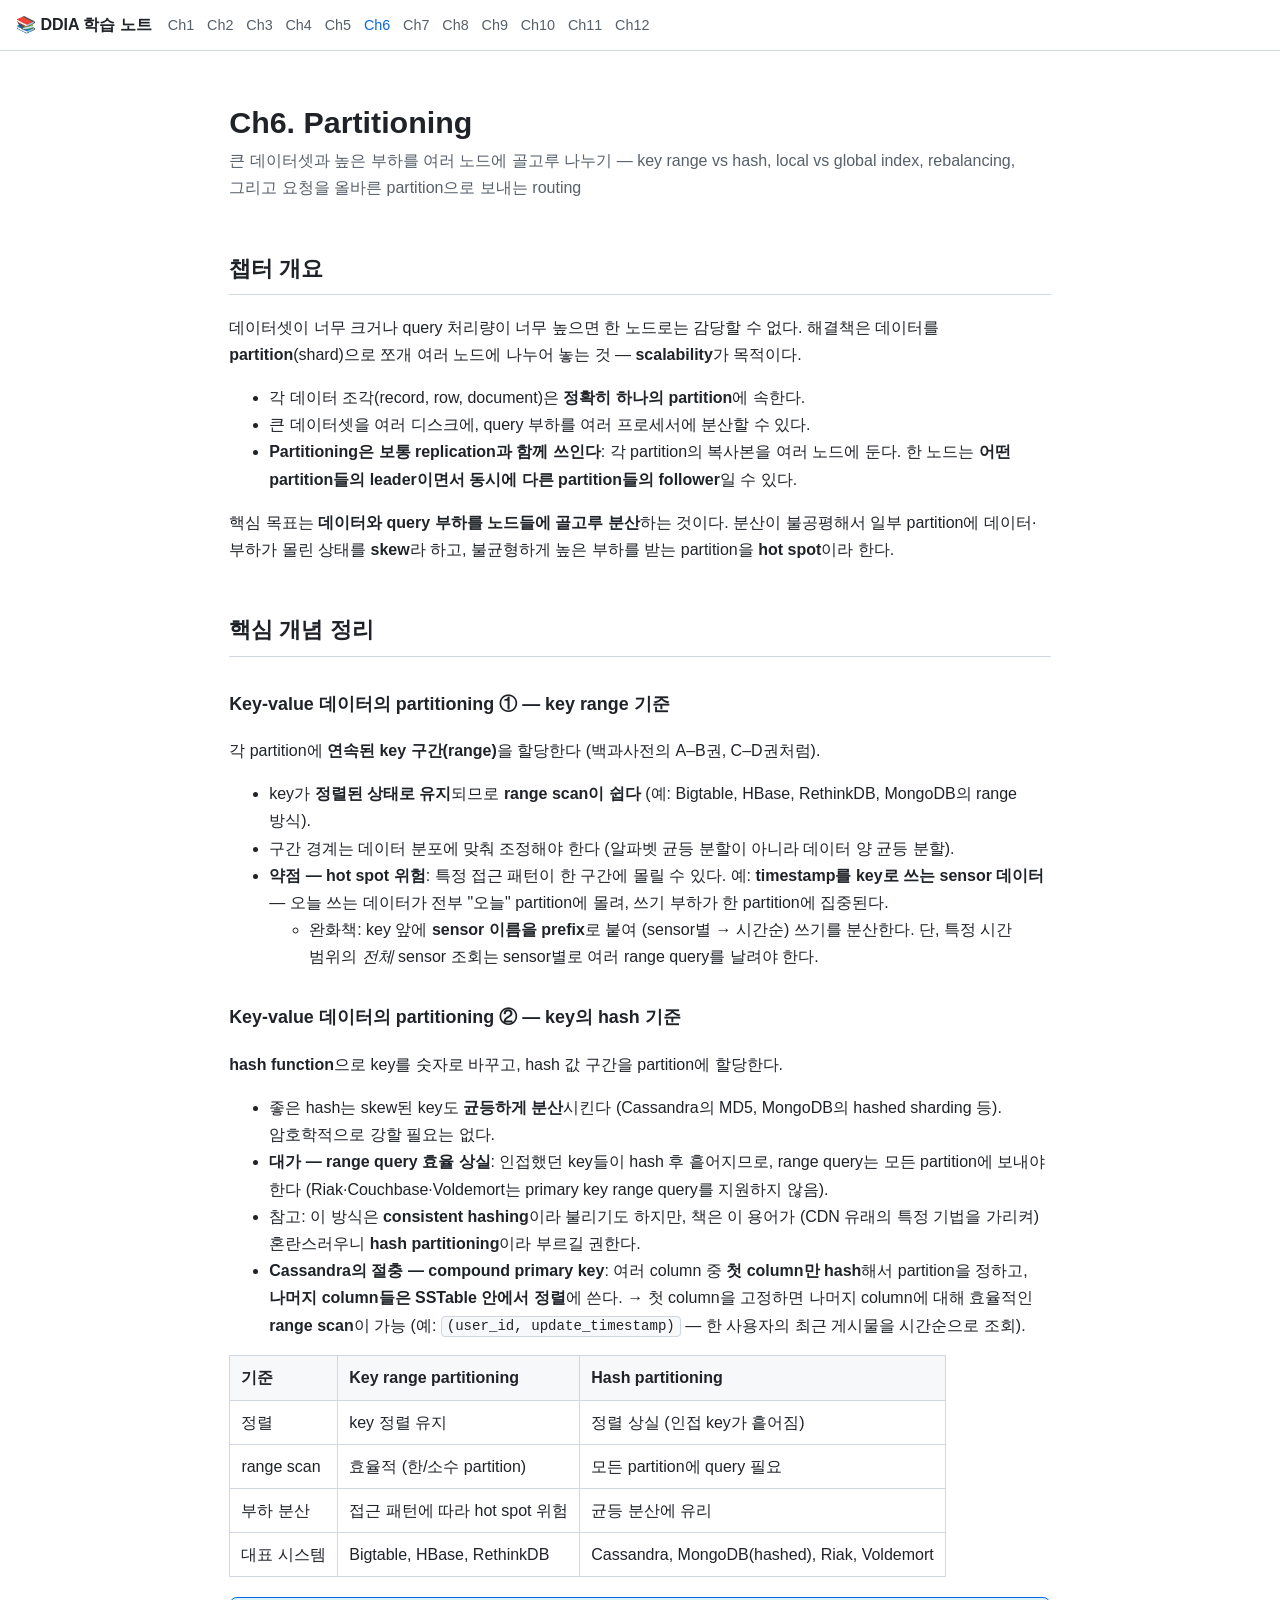
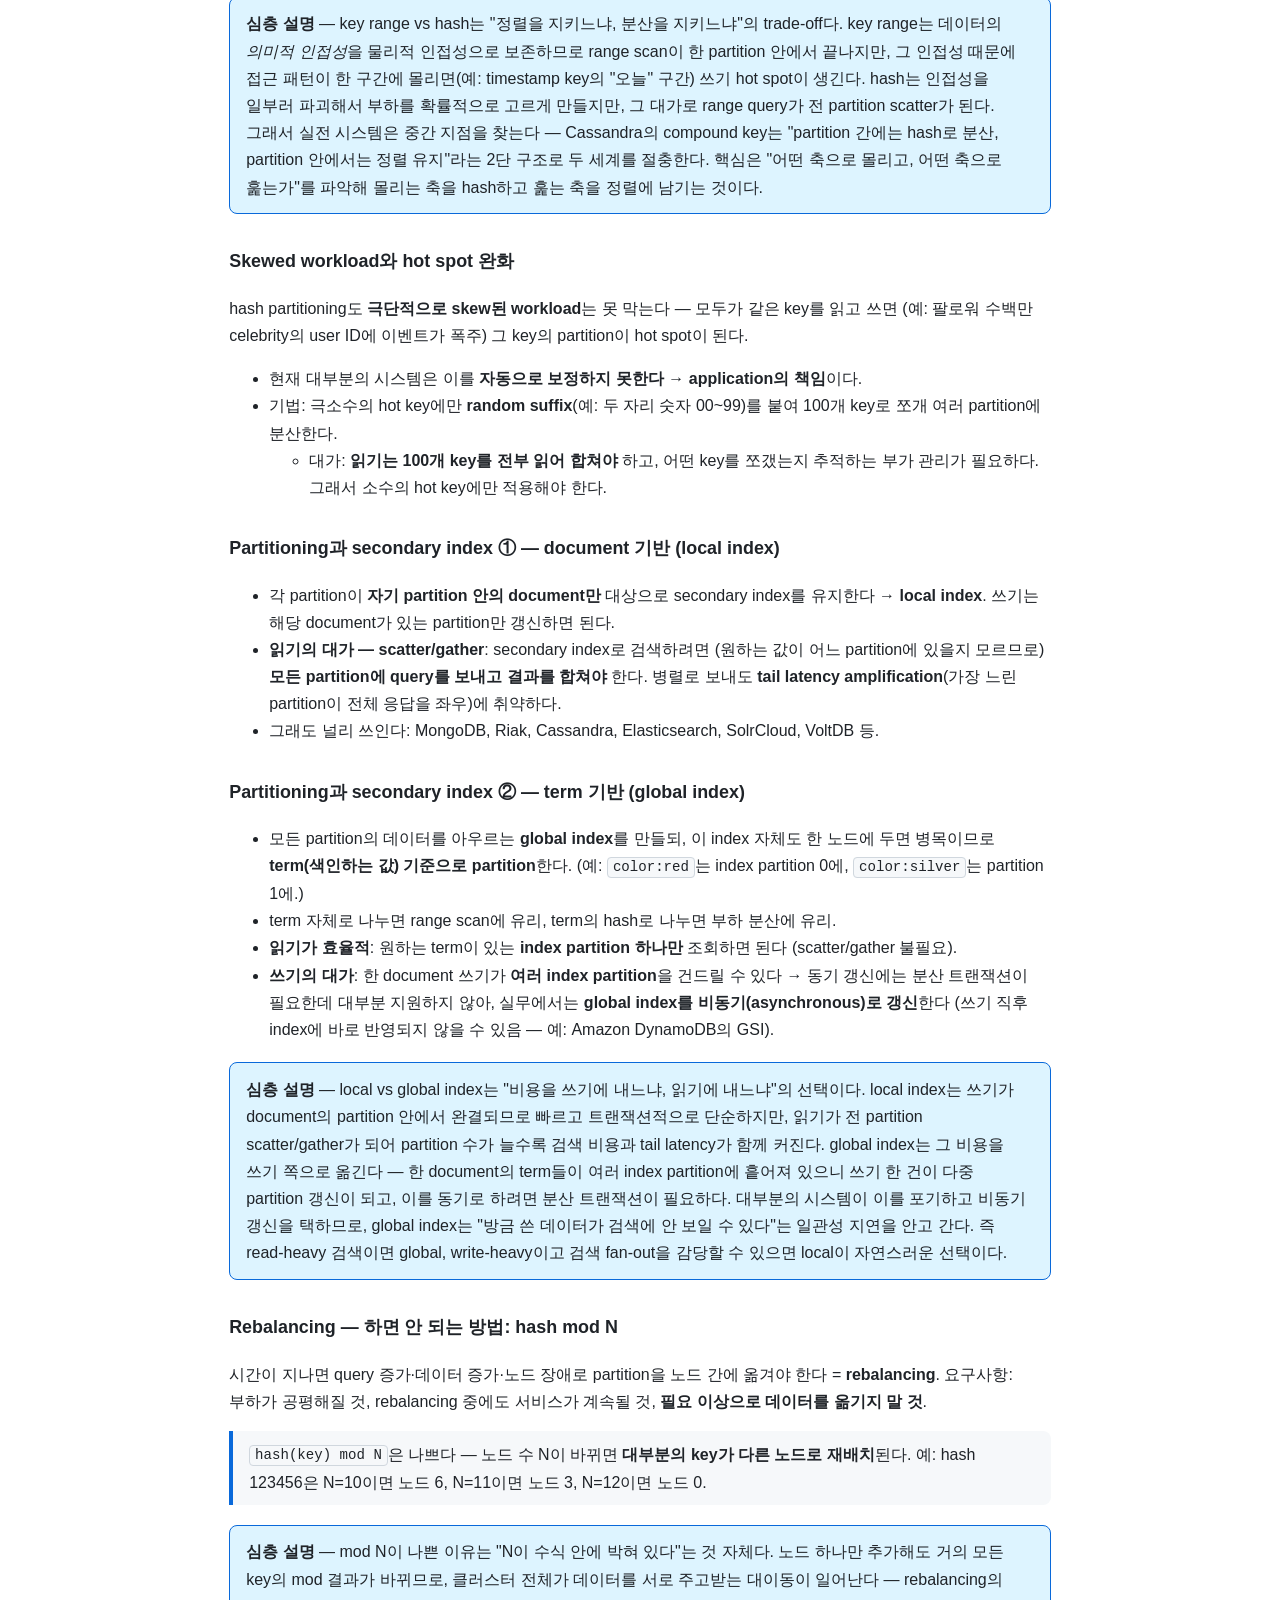
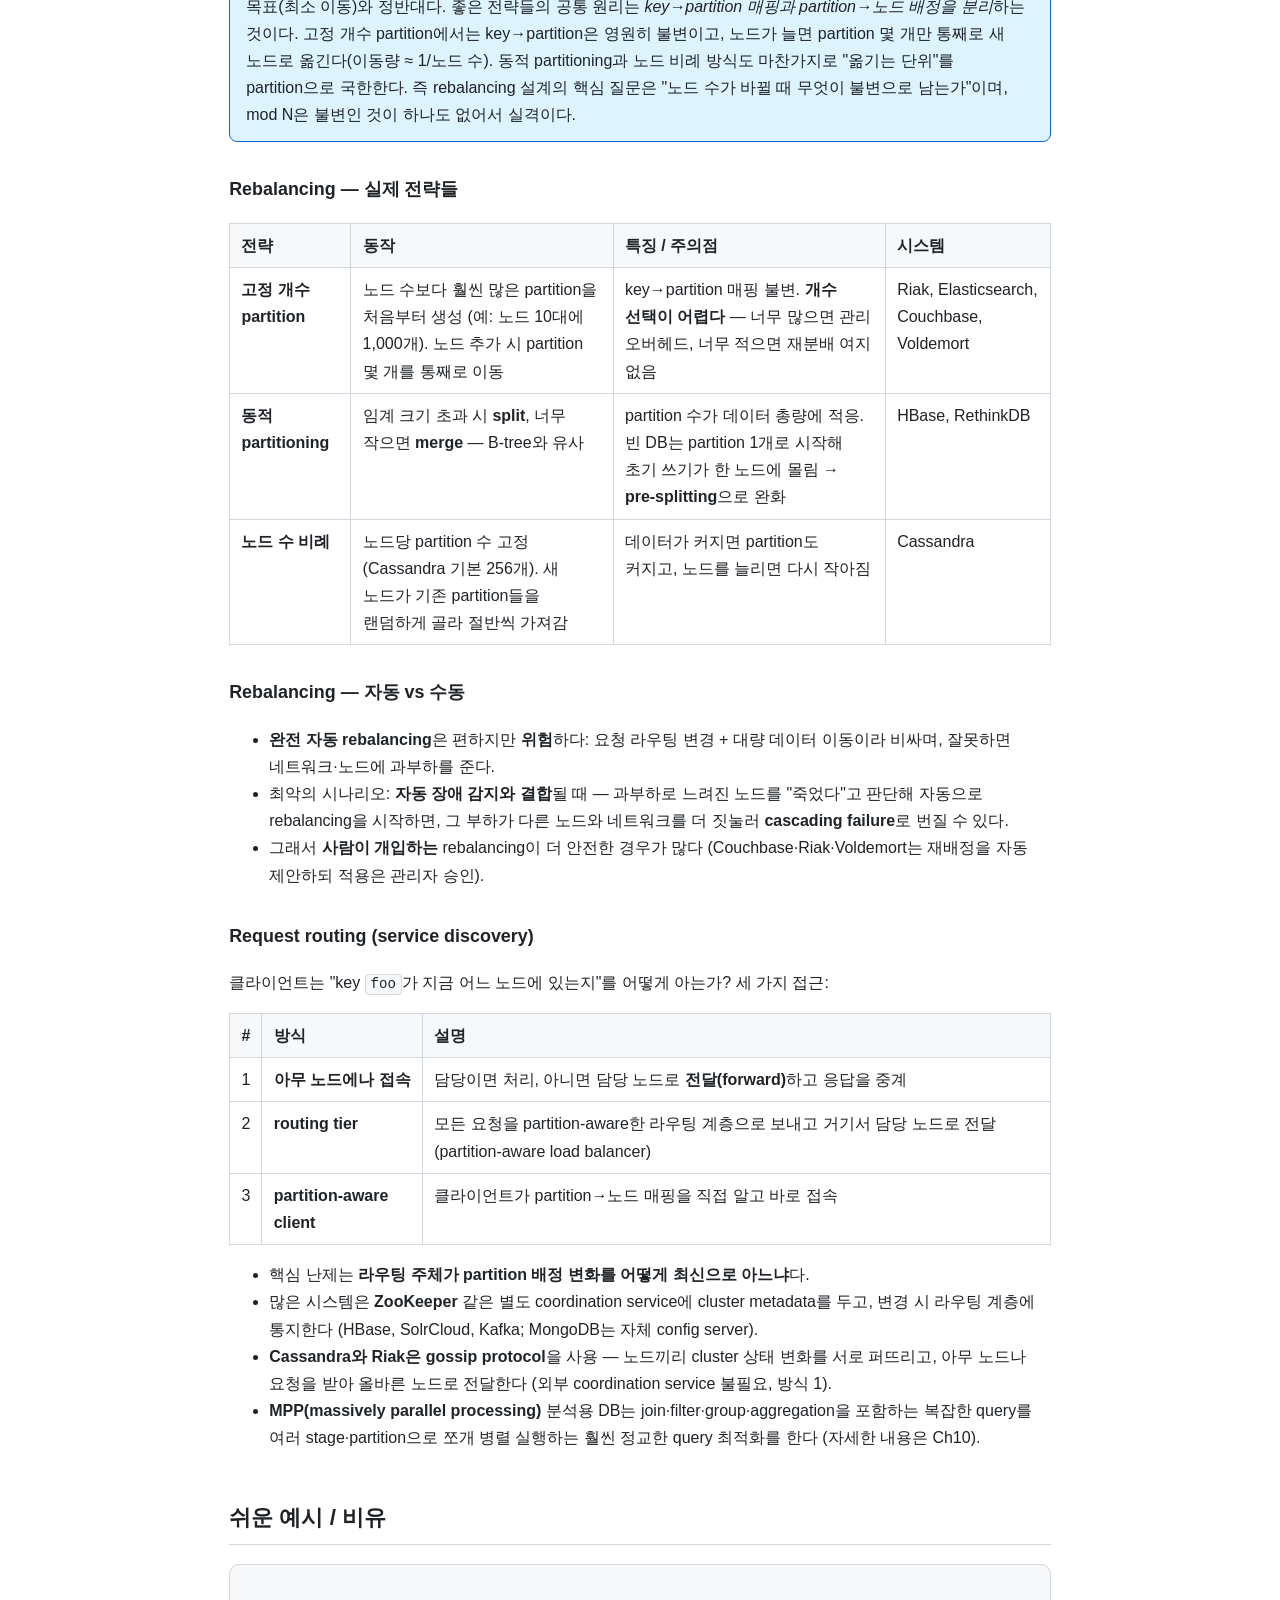
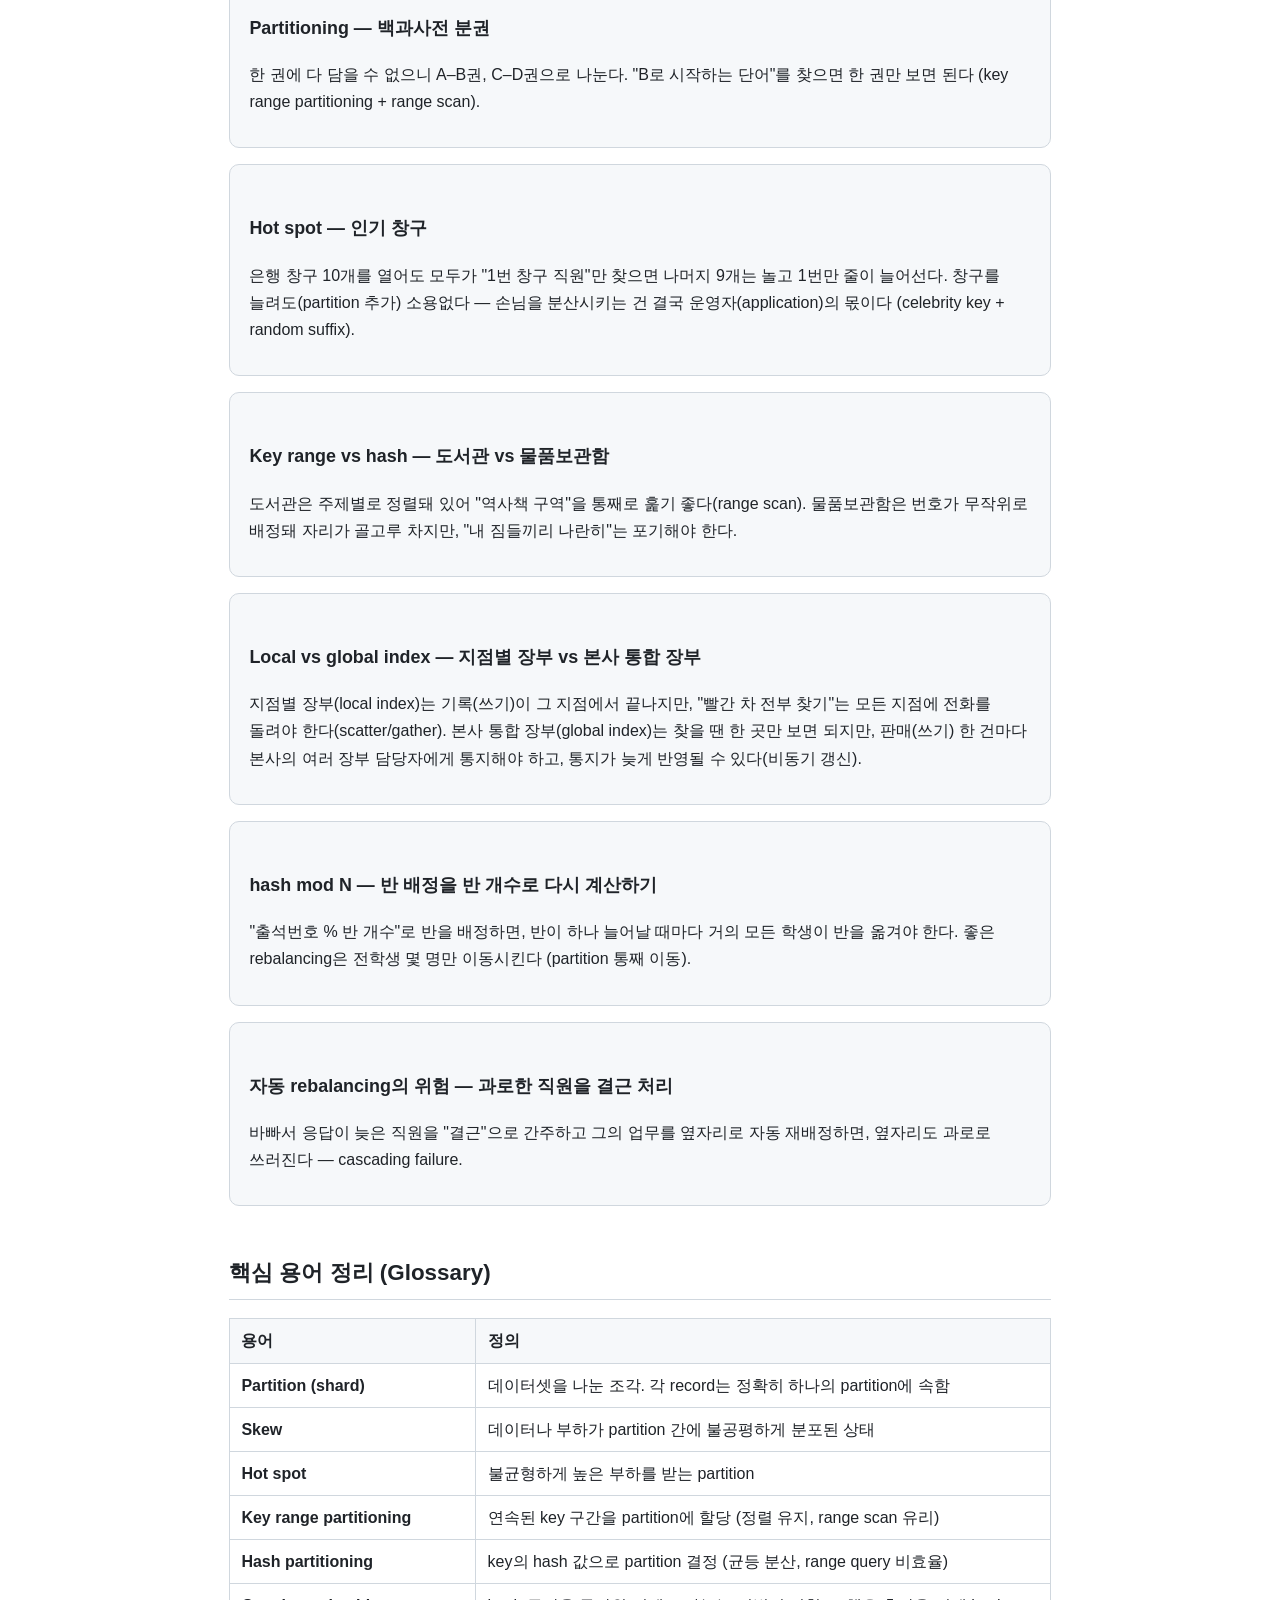
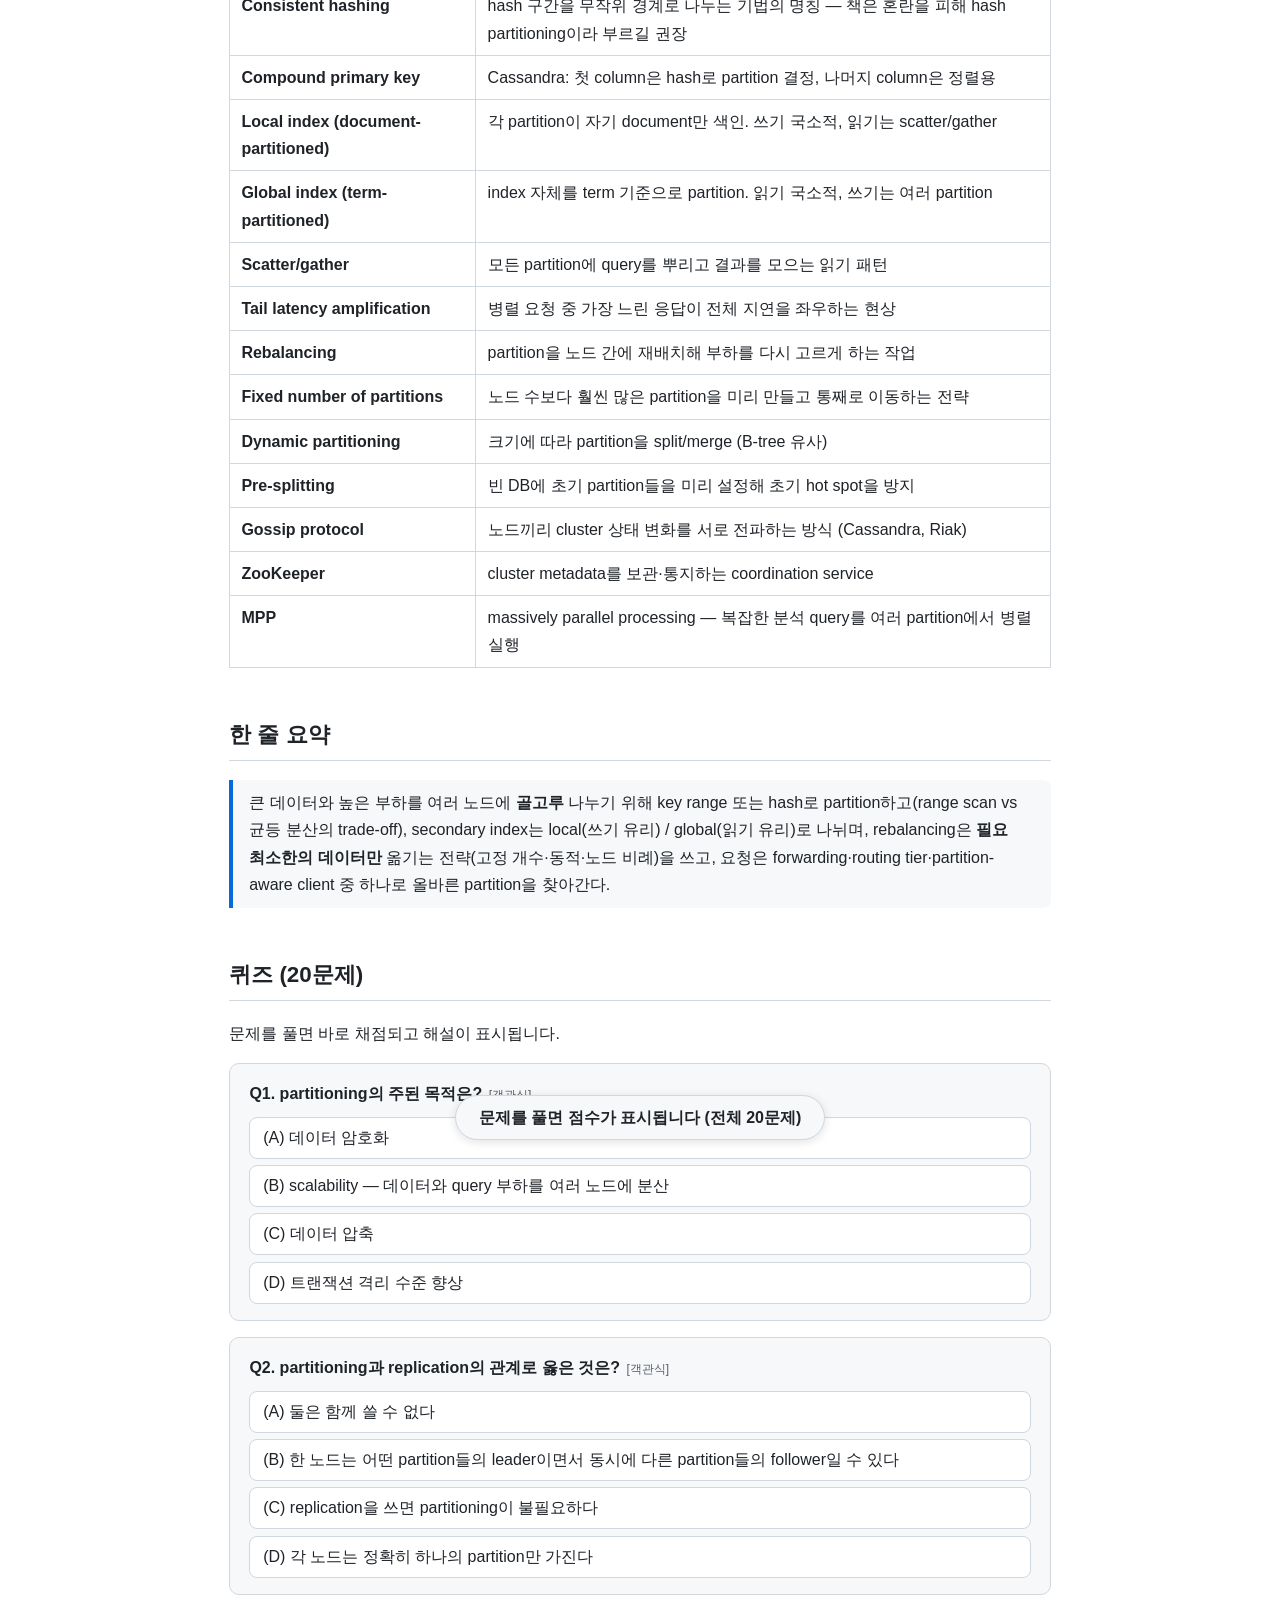
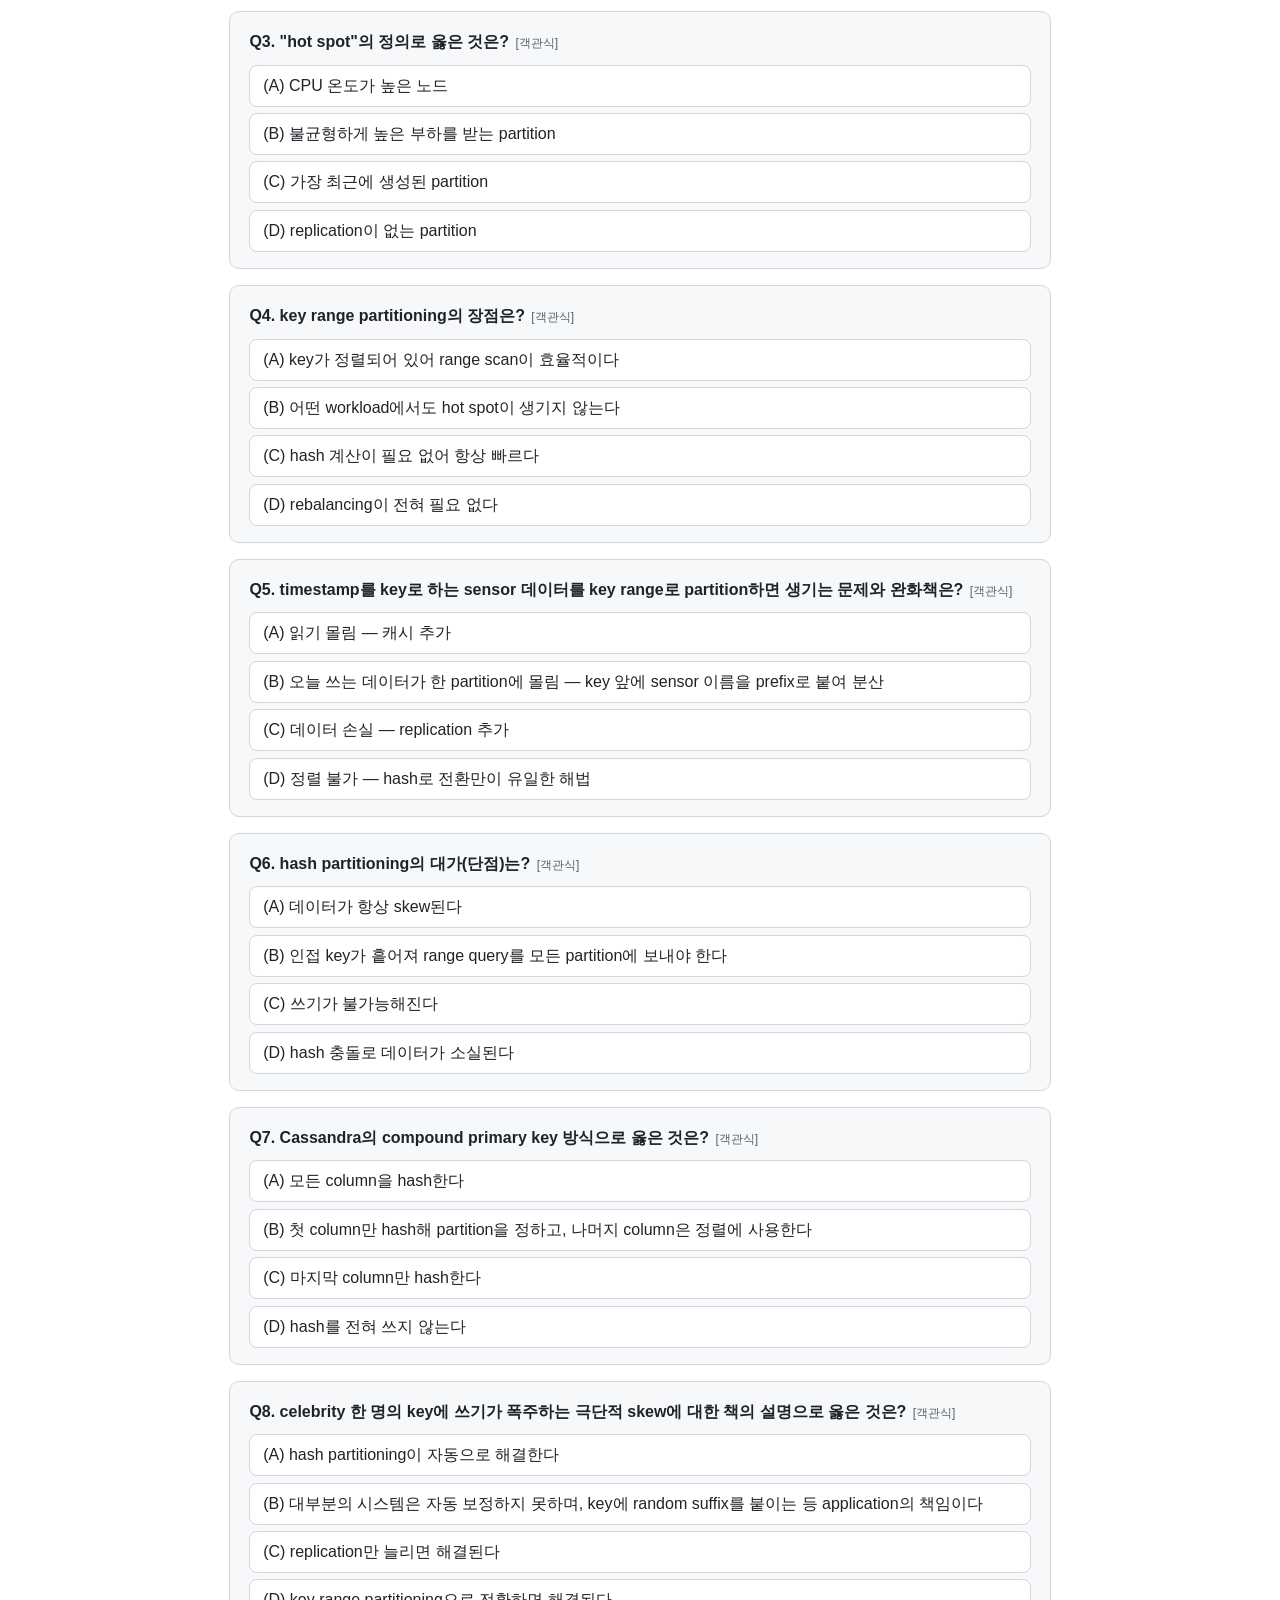
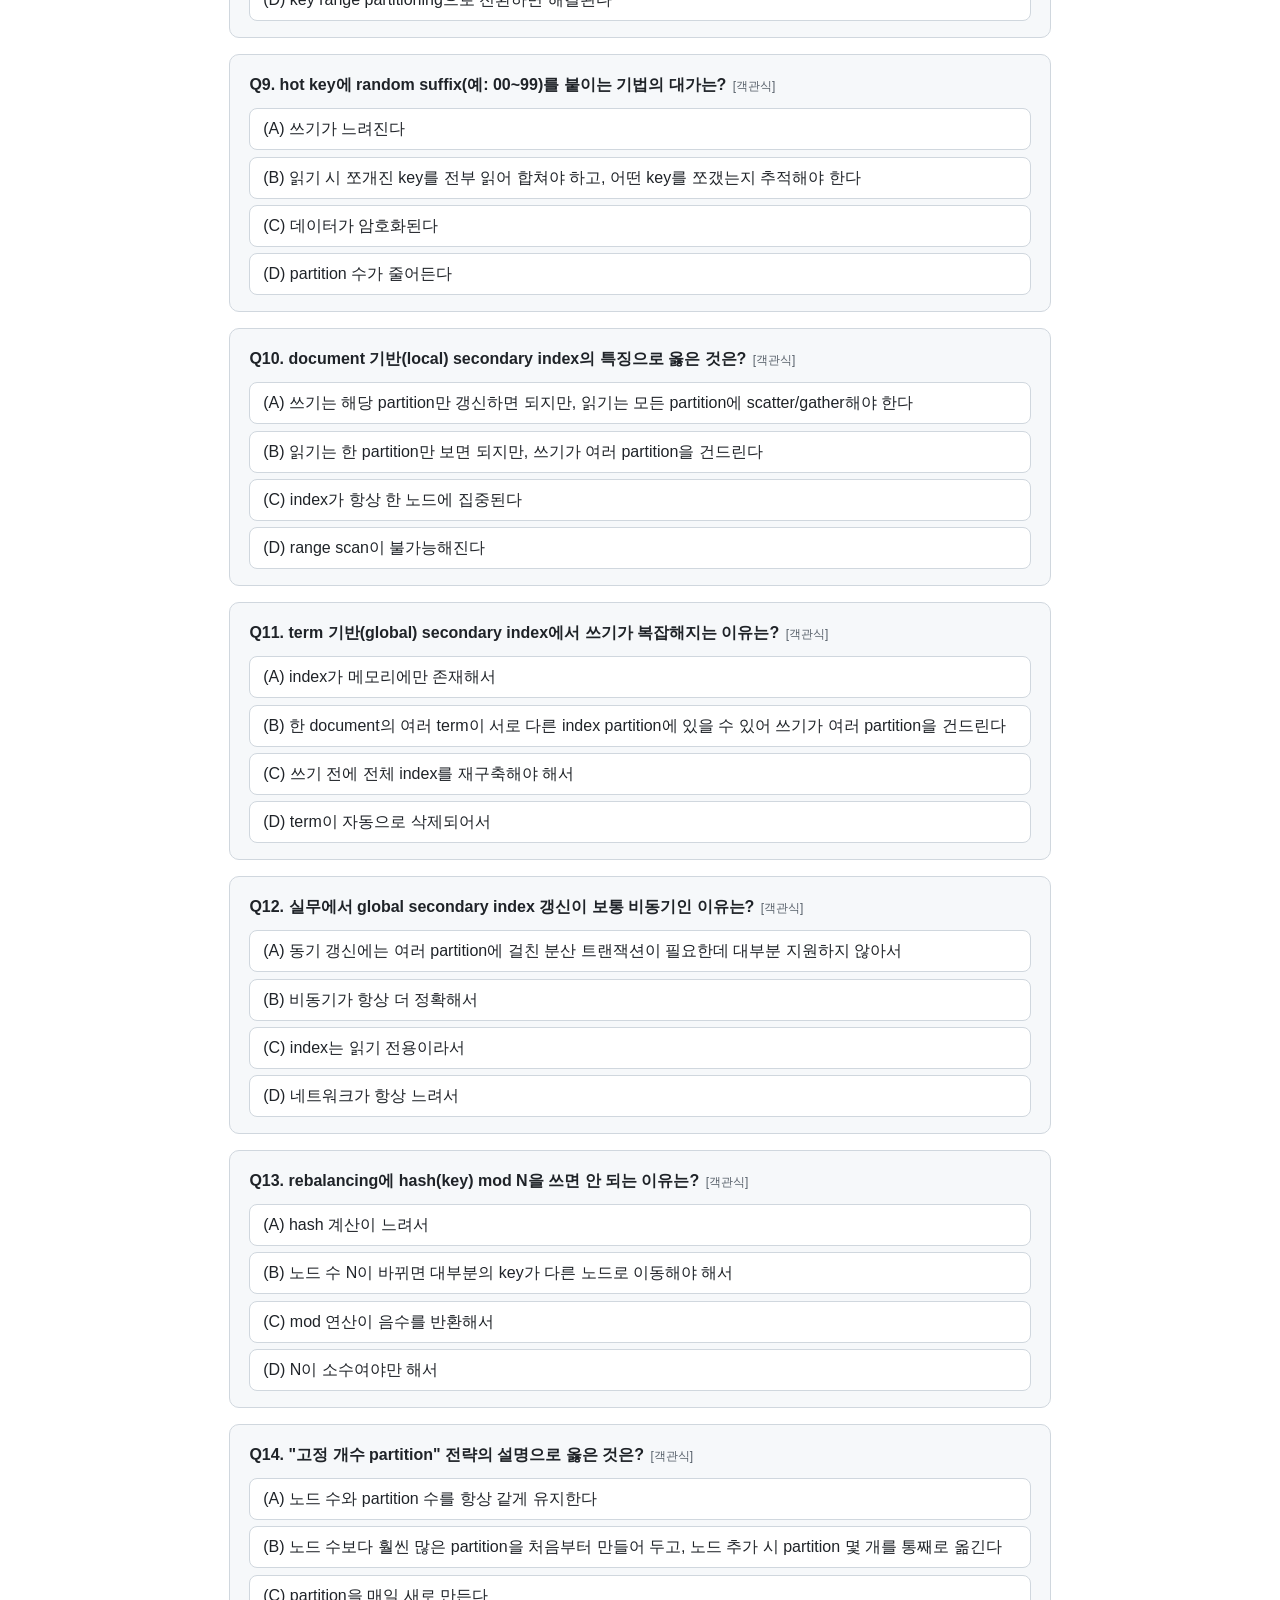
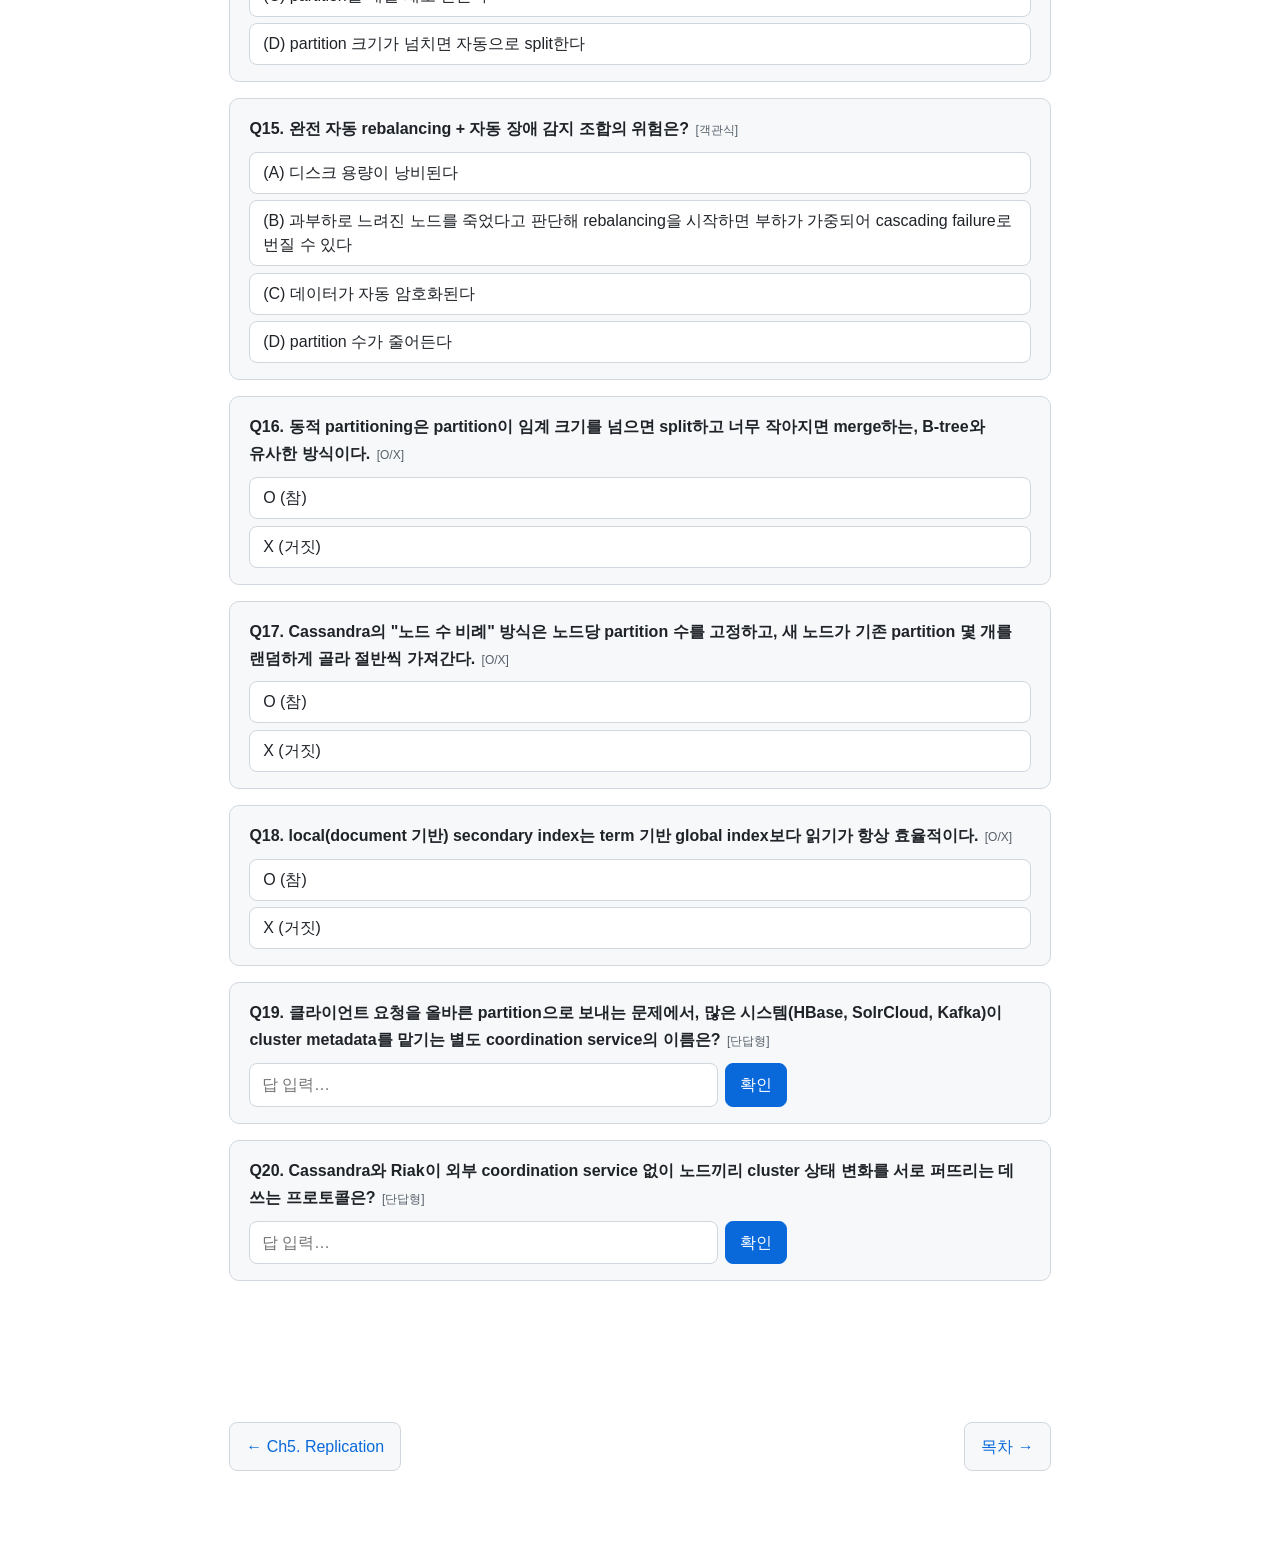
<file: docs/ch06.html>
<!doctype html>
<html lang="ko">
  <head>
    <meta charset="utf-8" />
    <meta name="viewport" content="width=device-width, initial-scale=1" />
    <title>Ch6. Partitioning — DDIA 학습 노트</title>
    <link rel="stylesheet" href="assets/style.css" />
  </head>
  <body>
    <header class="site-header">
      <a href="index.html">📚 DDIA 학습 노트</a>
      <nav>
        <a href="ch01.html">Ch1</a>
        <a href="ch02.html">Ch2</a>
        <a href="ch03.html">Ch3</a>
        <a href="ch04.html">Ch4</a>
        <a href="ch05.html">Ch5</a>
        <a href="ch06.html" class="active">Ch6</a>
    <a href="ch07.html">Ch7</a>
    <a href="ch08.html">Ch8</a>
    <a href="ch09.html">Ch9</a>
    <a href="ch10.html">Ch10</a>
    <a href="ch11.html">Ch11</a>
    <a href="ch12.html">Ch12</a>
      </nav>
    </header>
    <main>
      <h1>Ch6. Partitioning</h1>
      <p class="subtitle">
        큰 데이터셋과 높은 부하를 여러 노드에 골고루 나누기 — key range vs hash,
        local vs global index, rebalancing, 그리고 요청을 올바른 partition으로
        보내는 routing
      </p>

      <h2>챕터 개요</h2>
      <p>
        데이터셋이 너무 크거나 query 처리량이 너무 높으면 한 노드로는 감당할 수
        없다. 해결책은 데이터를 <strong>partition</strong>(shard)으로 쪼개 여러
        노드에 나누어 놓는 것 — <strong>scalability</strong>가 목적이다.
      </p>
      <ul>
        <li>
          각 데이터 조각(record, row, document)은
          <strong>정확히 하나의 partition</strong>에 속한다.
        </li>
        <li>
          큰 데이터셋을 여러 디스크에, query 부하를 여러 프로세서에 분산할 수
          있다.
        </li>
        <li>
          <strong>Partitioning은 보통 replication과 함께 쓰인다</strong>: 각
          partition의 복사본을 여러 노드에 둔다. 한 노드는
          <strong
            >어떤 partition들의 leader이면서 동시에 다른 partition들의
            follower</strong
          >일 수 있다.
        </li>
      </ul>
      <p>
        핵심 목표는
        <strong>데이터와 query 부하를 노드들에 골고루 분산</strong>하는 것이다.
        분산이 불공평해서 일부 partition에 데이터·부하가 몰린 상태를
        <strong>skew</strong>라 하고, 불균형하게 높은 부하를 받는 partition을
        <strong>hot spot</strong>이라 한다.
      </p>

      <h2>핵심 개념 정리</h2>

      <h3>Key-value 데이터의 partitioning ① — key range 기준</h3>
      <p>
        각 partition에 <strong>연속된 key 구간(range)</strong>을 할당한다
        (백과사전의 A–B권, C–D권처럼).
      </p>
      <ul>
        <li>
          key가 <strong>정렬된 상태로 유지</strong>되므로
          <strong>range scan이 쉽다</strong> (예: Bigtable, HBase, RethinkDB,
          MongoDB의 range 방식).
        </li>
        <li>
          구간 경계는 데이터 분포에 맞춰 조정해야 한다 (알파벳 균등 분할이
          아니라 데이터 양 균등 분할).
        </li>
        <li>
          <strong>약점 — hot spot 위험</strong>: 특정 접근 패턴이 한 구간에 몰릴
          수 있다. 예: <strong>timestamp를 key로 쓰는 sensor 데이터</strong>
          — 오늘 쓰는 데이터가 전부 "오늘" partition에 몰려, 쓰기 부하가 한
          partition에 집중된다.
          <ul>
            <li>
              완화책: key 앞에 <strong>sensor 이름을 prefix</strong>로 붙여
              (sensor별 → 시간순) 쓰기를 분산한다. 단, 특정 시간 범위의
              <em>전체</em> sensor 조회는 sensor별로 여러 range query를 날려야
              한다.
            </li>
          </ul>
        </li>
      </ul>

      <h3>Key-value 데이터의 partitioning ② — key의 hash 기준</h3>
      <p>
        <strong>hash function</strong>으로 key를 숫자로 바꾸고, hash 값 구간을
        partition에 할당한다.
      </p>
      <ul>
        <li>
          좋은 hash는 skew된 key도 <strong>균등하게 분산</strong>시킨다
          (Cassandra의 MD5, MongoDB의 hashed sharding 등). 암호학적으로 강할
          필요는 없다.
        </li>
        <li>
          <strong>대가 — range query 효율 상실</strong>: 인접했던 key들이 hash
          후 흩어지므로, range query는 모든 partition에 보내야 한다
          (Riak·Couchbase·Voldemort는 primary key range query를 지원하지 않음).
        </li>
        <li>
          참고: 이 방식은 <strong>consistent hashing</strong>이라 불리기도
          하지만, 책은 이 용어가 (CDN 유래의 특정 기법을 가리켜) 혼란스러우니
          <strong>hash partitioning</strong>이라 부르길 권한다.
        </li>
        <li>
          <strong>Cassandra의 절충 — compound primary key</strong>: 여러 column
          중 <strong>첫 column만 hash</strong>해서 partition을 정하고,
          <strong>나머지 column들은 SSTable 안에서 정렬</strong>에 쓴다. → 첫
          column을 고정하면 나머지 column에 대해 효율적인
          <strong>range scan</strong>이 가능 (예:
          <code>(user_id, update_timestamp)</code> — 한 사용자의 최근 게시물을
          시간순으로 조회).
        </li>
      </ul>
      <table>
        <thead>
          <tr>
            <th>기준</th>
            <th>Key range partitioning</th>
            <th>Hash partitioning</th>
          </tr>
        </thead>
        <tbody>
          <tr>
            <td>정렬</td>
            <td>key 정렬 유지</td>
            <td>정렬 상실 (인접 key가 흩어짐)</td>
          </tr>
          <tr>
            <td>range scan</td>
            <td>효율적 (한/소수 partition)</td>
            <td>모든 partition에 query 필요</td>
          </tr>
          <tr>
            <td>부하 분산</td>
            <td>접근 패턴에 따라 hot spot 위험</td>
            <td>균등 분산에 유리</td>
          </tr>
          <tr>
            <td>대표 시스템</td>
            <td>Bigtable, HBase, RethinkDB</td>
            <td>Cassandra, MongoDB(hashed), Riak, Voldemort</td>
          </tr>
        </tbody>
      </table>
      <div class="callout">
        <strong>심층 설명</strong> — key range vs hash는 "정렬을 지키느냐,
        분산을 지키느냐"의 trade-off다. key range는 데이터의
        <em>의미적 인접성</em>을 물리적 인접성으로 보존하므로 range scan이 한
        partition 안에서 끝나지만, 그 인접성 때문에 접근 패턴이 한 구간에
        몰리면(예: timestamp key의 "오늘" 구간) 쓰기 hot spot이 생긴다. hash는
        인접성을 일부러 파괴해서 부하를 확률적으로 고르게 만들지만, 그 대가로
        range query가 전 partition scatter가 된다. 그래서 실전 시스템은 중간
        지점을 찾는다 — Cassandra의 compound key는 "partition 간에는 hash로
        분산, partition 안에서는 정렬 유지"라는 2단 구조로 두 세계를 절충한다.
        핵심은 "어떤 축으로 몰리고, 어떤 축으로 훑는가"를 파악해 몰리는 축을
        hash하고 훑는 축을 정렬에 남기는 것이다.
      </div>

      <h3>Skewed workload와 hot spot 완화</h3>
      <p>
        hash partitioning도
        <strong>극단적으로 skew된 workload</strong>는 못 막는다 — 모두가 같은
        key를 읽고 쓰면 (예: 팔로워 수백만 celebrity의 user ID에 이벤트가 폭주)
        그 key의 partition이 hot spot이 된다.
      </p>
      <ul>
        <li>
          현재 대부분의 시스템은 이를
          <strong>자동으로 보정하지 못한다</strong> →
          <strong>application의 책임</strong>이다.
        </li>
        <li>
          기법: 극소수의 hot key에만 <strong>random suffix</strong>(예: 두 자리
          숫자 00~99)를 붙여 100개 key로 쪼개 여러 partition에 분산한다.
          <ul>
            <li>
              대가: <strong>읽기는 100개 key를 전부 읽어 합쳐야</strong> 하고,
              어떤 key를 쪼갰는지 추적하는 부가 관리가 필요하다. 그래서 소수의
              hot key에만 적용해야 한다.
            </li>
          </ul>
        </li>
      </ul>

      <h3>Partitioning과 secondary index ① — document 기반 (local index)</h3>
      <ul>
        <li>
          각 partition이
          <strong>자기 partition 안의 document만</strong> 대상으로 secondary
          index를 유지한다 → <strong>local index</strong>. 쓰기는 해당
          document가 있는 partition만 갱신하면 된다.
        </li>
        <li>
          <strong>읽기의 대가 — scatter/gather</strong>: secondary index로
          검색하려면 (원하는 값이 어느 partition에 있을지 모르므로)
          <strong>모든 partition에 query를 보내고 결과를 합쳐야</strong> 한다.
          병렬로 보내도 <strong>tail latency amplification</strong>(가장 느린
          partition이 전체 응답을 좌우)에 취약하다.
        </li>
        <li>
          그래도 널리 쓰인다: MongoDB, Riak, Cassandra, Elasticsearch,
          SolrCloud, VoltDB 등.
        </li>
      </ul>

      <h3>Partitioning과 secondary index ② — term 기반 (global index)</h3>
      <ul>
        <li>
          모든 partition의 데이터를 아우르는 <strong>global index</strong>를
          만들되, 이 index 자체도 한 노드에 두면 병목이므로
          <strong>term(색인하는 값) 기준으로 partition</strong>한다. (예:
          <code>color:red</code>는 index partition 0에,
          <code>color:silver</code>는 partition 1에.)
        </li>
        <li>
          term 자체로 나누면 range scan에 유리, term의 hash로 나누면 부하 분산에
          유리.
        </li>
        <li>
          <strong>읽기가 효율적</strong>: 원하는 term이 있는
          <strong>index partition 하나만</strong> 조회하면 된다 (scatter/gather
          불필요).
        </li>
        <li>
          <strong>쓰기의 대가</strong>: 한 document 쓰기가
          <strong>여러 index partition</strong>을 건드릴 수 있다 → 동기 갱신에는
          분산 트랜잭션이 필요한데 대부분 지원하지 않아, 실무에서는
          <strong>global index를 비동기(asynchronous)로 갱신</strong>한다 (쓰기
          직후 index에 바로 반영되지 않을 수 있음 — 예: Amazon DynamoDB의 GSI).
        </li>
      </ul>
      <div class="callout">
        <strong>심층 설명</strong> — local vs global index는 "비용을 쓰기에
        내느냐, 읽기에 내느냐"의 선택이다. local index는 쓰기가 document의
        partition 안에서 완결되므로 빠르고 트랜잭션적으로 단순하지만, 읽기가 전
        partition scatter/gather가 되어 partition 수가 늘수록 검색 비용과 tail
        latency가 함께 커진다. global index는 그 비용을 쓰기 쪽으로 옮긴다 — 한
        document의 term들이 여러 index partition에 흩어져 있으니 쓰기 한 건이
        다중 partition 갱신이 되고, 이를 동기로 하려면 분산 트랜잭션이 필요하다.
        대부분의 시스템이 이를 포기하고 비동기 갱신을 택하므로, global index는
        "방금 쓴 데이터가 검색에 안 보일 수 있다"는 일관성 지연을 안고 간다. 즉
        read-heavy 검색이면 global, write-heavy이고 검색 fan-out을 감당할 수
        있으면 local이 자연스러운 선택이다.
      </div>

      <h3>Rebalancing — 하면 안 되는 방법: hash mod N</h3>
      <p>
        시간이 지나면 query 증가·데이터 증가·노드 장애로 partition을 노드 간에
        옮겨야 한다 = <strong>rebalancing</strong>. 요구사항: 부하가 공평해질
        것, rebalancing 중에도 서비스가 계속될 것,
        <strong>필요 이상으로 데이터를 옮기지 말 것</strong>.
      </p>
      <blockquote>
        <code>hash(key) mod N</code>은 나쁘다 — 노드 수 N이 바뀌면
        <strong>대부분의 key가 다른 노드로 재배치</strong>된다. 예: hash
        123456은 N=10이면 노드 6, N=11이면 노드 3, N=12이면 노드 0.
      </blockquote>
      <div class="callout">
        <strong>심층 설명</strong> — mod N이 나쁜 이유는 "N이 수식 안에 박혀
        있다"는 것 자체다. 노드 하나만 추가해도 거의 모든 key의 mod 결과가
        바뀌므로, 클러스터 전체가 데이터를 서로 주고받는 대이동이 일어난다 —
        rebalancing의 목표(최소 이동)와 정반대다. 좋은 전략들의 공통 원리는
        <em>key→partition 매핑과 partition→노드 배정을 분리</em>하는 것이다.
        고정 개수 partition에서는 key→partition은 영원히 불변이고, 노드가 늘면
        partition 몇 개만 통째로 새 노드로 옮긴다(이동량 ≈ 1/노드 수). 동적
        partitioning과 노드 비례 방식도 마찬가지로 "옮기는 단위"를 partition으로
        국한한다. 즉 rebalancing 설계의 핵심 질문은 "노드 수가 바뀔 때 무엇이
        불변으로 남는가"이며, mod N은 불변인 것이 하나도 없어서 실격이다.
      </div>

      <h3>Rebalancing — 실제 전략들</h3>
      <table>
        <thead>
          <tr>
            <th>전략</th>
            <th>동작</th>
            <th>특징 / 주의점</th>
            <th>시스템</th>
          </tr>
        </thead>
        <tbody>
          <tr>
            <td><strong>고정 개수 partition</strong></td>
            <td>
              노드 수보다 훨씬 많은 partition을 처음부터 생성 (예: 노드 10대에
              1,000개). 노드 추가 시 partition 몇 개를 통째로 이동
            </td>
            <td>
              key→partition 매핑 불변. <strong>개수 선택이 어렵다</strong> —
              너무 많으면 관리 오버헤드, 너무 적으면 재분배 여지 없음
            </td>
            <td>Riak, Elasticsearch, Couchbase, Voldemort</td>
          </tr>
          <tr>
            <td><strong>동적 partitioning</strong></td>
            <td>
              임계 크기 초과 시 <strong>split</strong>, 너무 작으면
              <strong>merge</strong> — B-tree와 유사
            </td>
            <td>
              partition 수가 데이터 총량에 적응. 빈 DB는 partition 1개로 시작해
              초기 쓰기가 한 노드에 몰림 → <strong>pre-splitting</strong>으로
              완화
            </td>
            <td>HBase, RethinkDB</td>
          </tr>
          <tr>
            <td><strong>노드 수 비례</strong></td>
            <td>
              노드당 partition 수 고정 (Cassandra 기본 256개). 새 노드가 기존
              partition들을 랜덤하게 골라 절반씩 가져감
            </td>
            <td>
              데이터가 커지면 partition도 커지고, 노드를 늘리면 다시 작아짐
            </td>
            <td>Cassandra</td>
          </tr>
        </tbody>
      </table>

      <h3>Rebalancing — 자동 vs 수동</h3>
      <ul>
        <li>
          <strong>완전 자동 rebalancing</strong>은 편하지만
          <strong>위험</strong>하다: 요청 라우팅 변경 + 대량 데이터 이동이라
          비싸며, 잘못하면 네트워크·노드에 과부하를 준다.
        </li>
        <li>
          최악의 시나리오: <strong>자동 장애 감지와 결합</strong>될 때 —
          과부하로 느려진 노드를 "죽었다"고 판단해 자동으로 rebalancing을
          시작하면, 그 부하가 다른 노드와 네트워크를 더 짓눌러
          <strong>cascading failure</strong>로 번질 수 있다.
        </li>
        <li>
          그래서 <strong>사람이 개입하는</strong> rebalancing이 더 안전한 경우가
          많다 (Couchbase·Riak·Voldemort는 재배정을 자동 제안하되 적용은 관리자
          승인).
        </li>
      </ul>

      <h3>Request routing (service discovery)</h3>
      <p>
        클라이언트는 "key <code>foo</code>가 지금 어느 노드에 있는지"를 어떻게
        아는가? 세 가지 접근:
      </p>
      <table>
        <thead>
          <tr>
            <th>#</th>
            <th>방식</th>
            <th>설명</th>
          </tr>
        </thead>
        <tbody>
          <tr>
            <td>1</td>
            <td><strong>아무 노드에나 접속</strong></td>
            <td>
              담당이면 처리, 아니면 담당 노드로
              <strong>전달(forward)</strong>하고 응답을 중계
            </td>
          </tr>
          <tr>
            <td>2</td>
            <td><strong>routing tier</strong></td>
            <td>
              모든 요청을 partition-aware한 라우팅 계층으로 보내고 거기서 담당
              노드로 전달 (partition-aware load balancer)
            </td>
          </tr>
          <tr>
            <td>3</td>
            <td><strong>partition-aware client</strong></td>
            <td>클라이언트가 partition→노드 매핑을 직접 알고 바로 접속</td>
          </tr>
        </tbody>
      </table>
      <ul>
        <li>
          핵심 난제는
          <strong
            >라우팅 주체가 partition 배정 변화를 어떻게 최신으로 아느냐</strong
          >다.
        </li>
        <li>
          많은 시스템은 <strong>ZooKeeper</strong> 같은 별도 coordination
          service에 cluster metadata를 두고, 변경 시 라우팅 계층에 통지한다
          (HBase, SolrCloud, Kafka; MongoDB는 자체 config server).
        </li>
        <li>
          <strong>Cassandra와 Riak은 gossip protocol</strong>을 사용 — 노드끼리
          cluster 상태 변화를 서로 퍼뜨리고, 아무 노드나 요청을 받아 올바른
          노드로 전달한다 (외부 coordination service 불필요, 방식 1).
        </li>
        <li>
          <strong>MPP(massively parallel processing)</strong> 분석용 DB는
          join·filter·group·aggregation을 포함하는 복잡한 query를 여러
          stage·partition으로 쪼개 병렬 실행하는 훨씬 정교한 query 최적화를 한다
          (자세한 내용은 Ch10).
        </li>
      </ul>

      <h2>쉬운 예시 / 비유</h2>
      <div class="card">
        <h3>Partitioning — 백과사전 분권</h3>
        <p>
          한 권에 다 담을 수 없으니 A–B권, C–D권으로 나눈다. "B로 시작하는
          단어"를 찾으면 한 권만 보면 된다 (key range partitioning + range
          scan).
        </p>
      </div>
      <div class="card">
        <h3>Hot spot — 인기 창구</h3>
        <p>
          은행 창구 10개를 열어도 모두가 "1번 창구 직원"만 찾으면 나머지 9개는
          놀고 1번만 줄이 늘어선다. 창구를 늘려도(partition 추가) 소용없다 —
          손님을 분산시키는 건 결국 운영자(application)의 몫이다 (celebrity key
          + random suffix).
        </p>
      </div>
      <div class="card">
        <h3>Key range vs hash — 도서관 vs 물품보관함</h3>
        <p>
          도서관은 주제별로 정렬돼 있어 "역사책 구역"을 통째로 훑기 좋다(range
          scan). 물품보관함은 번호가 무작위로 배정돼 자리가 골고루 차지만, "내
          짐들끼리 나란히"는 포기해야 한다.
        </p>
      </div>
      <div class="card">
        <h3>Local vs global index — 지점별 장부 vs 본사 통합 장부</h3>
        <p>
          지점별 장부(local index)는 기록(쓰기)이 그 지점에서 끝나지만, "빨간 차
          전부 찾기"는 모든 지점에 전화를 돌려야 한다(scatter/gather). 본사 통합
          장부(global index)는 찾을 땐 한 곳만 보면 되지만, 판매(쓰기) 한 건마다
          본사의 여러 장부 담당자에게 통지해야 하고, 통지가 늦게 반영될 수
          있다(비동기 갱신).
        </p>
      </div>
      <div class="card">
        <h3>hash mod N — 반 배정을 반 개수로 다시 계산하기</h3>
        <p>
          "출석번호 % 반 개수"로 반을 배정하면, 반이 하나 늘어날 때마다 거의
          모든 학생이 반을 옮겨야 한다. 좋은 rebalancing은 전학생 몇 명만
          이동시킨다 (partition 통째 이동).
        </p>
      </div>
      <div class="card">
        <h3>자동 rebalancing의 위험 — 과로한 직원을 결근 처리</h3>
        <p>
          바빠서 응답이 늦은 직원을 "결근"으로 간주하고 그의 업무를 옆자리로
          자동 재배정하면, 옆자리도 과로로 쓰러진다 — cascading failure.
        </p>
      </div>

      <h2>핵심 용어 정리 (Glossary)</h2>
      <table>
        <thead>
          <tr>
            <th>용어</th>
            <th>정의</th>
          </tr>
        </thead>
        <tbody>
          <tr>
            <td><strong>Partition (shard)</strong></td>
            <td>
              데이터셋을 나눈 조각. 각 record는 정확히 하나의 partition에 속함
            </td>
          </tr>
          <tr>
            <td><strong>Skew</strong></td>
            <td>데이터나 부하가 partition 간에 불공평하게 분포된 상태</td>
          </tr>
          <tr>
            <td><strong>Hot spot</strong></td>
            <td>불균형하게 높은 부하를 받는 partition</td>
          </tr>
          <tr>
            <td><strong>Key range partitioning</strong></td>
            <td>
              연속된 key 구간을 partition에 할당 (정렬 유지, range scan 유리)
            </td>
          </tr>
          <tr>
            <td><strong>Hash partitioning</strong></td>
            <td>
              key의 hash 값으로 partition 결정 (균등 분산, range query 비효율)
            </td>
          </tr>
          <tr>
            <td><strong>Consistent hashing</strong></td>
            <td>
              hash 구간을 무작위 경계로 나누는 기법의 명칭 — 책은 혼란을 피해
              hash partitioning이라 부르길 권장
            </td>
          </tr>
          <tr>
            <td><strong>Compound primary key</strong></td>
            <td>
              Cassandra: 첫 column은 hash로 partition 결정, 나머지 column은
              정렬용
            </td>
          </tr>
          <tr>
            <td><strong>Local index (document-partitioned)</strong></td>
            <td>
              각 partition이 자기 document만 색인. 쓰기 국소적, 읽기는
              scatter/gather
            </td>
          </tr>
          <tr>
            <td><strong>Global index (term-partitioned)</strong></td>
            <td>
              index 자체를 term 기준으로 partition. 읽기 국소적, 쓰기는 여러
              partition
            </td>
          </tr>
          <tr>
            <td><strong>Scatter/gather</strong></td>
            <td>모든 partition에 query를 뿌리고 결과를 모으는 읽기 패턴</td>
          </tr>
          <tr>
            <td><strong>Tail latency amplification</strong></td>
            <td>병렬 요청 중 가장 느린 응답이 전체 지연을 좌우하는 현상</td>
          </tr>
          <tr>
            <td><strong>Rebalancing</strong></td>
            <td>partition을 노드 간에 재배치해 부하를 다시 고르게 하는 작업</td>
          </tr>
          <tr>
            <td><strong>Fixed number of partitions</strong></td>
            <td>
              노드 수보다 훨씬 많은 partition을 미리 만들고 통째로 이동하는 전략
            </td>
          </tr>
          <tr>
            <td><strong>Dynamic partitioning</strong></td>
            <td>크기에 따라 partition을 split/merge (B-tree 유사)</td>
          </tr>
          <tr>
            <td><strong>Pre-splitting</strong></td>
            <td>빈 DB에 초기 partition들을 미리 설정해 초기 hot spot을 방지</td>
          </tr>
          <tr>
            <td><strong>Gossip protocol</strong></td>
            <td>
              노드끼리 cluster 상태 변화를 서로 전파하는 방식 (Cassandra, Riak)
            </td>
          </tr>
          <tr>
            <td><strong>ZooKeeper</strong></td>
            <td>cluster metadata를 보관·통지하는 coordination service</td>
          </tr>
          <tr>
            <td><strong>MPP</strong></td>
            <td>
              massively parallel processing — 복잡한 분석 query를 여러
              partition에서 병렬 실행
            </td>
          </tr>
        </tbody>
      </table>

      <h2>한 줄 요약</h2>
      <blockquote>
        큰 데이터와 높은 부하를 여러 노드에 <strong>골고루</strong> 나누기 위해
        key range 또는 hash로 partition하고(range scan vs 균등 분산의
        trade-off), secondary index는 local(쓰기 유리) / global(읽기 유리)로
        나뉘며, rebalancing은 <strong>필요 최소한의 데이터만</strong> 옮기는
        전략(고정 개수·동적·노드 비례)을 쓰고, 요청은 forwarding·routing
        tier·partition-aware client 중 하나로 올바른 partition을 찾아간다.
      </blockquote>

      <h2>퀴즈 (20문제)</h2>
      <p>문제를 풀면 바로 채점되고 해설이 표시됩니다.</p>
      <div id="quiz"></div>
      <div class="footer-nav">
        <a href="ch05.html">← Ch5. Replication</a
        ><a href="index.html">목차 →</a>
      </div>
    </main>
    <script>
      window.QUIZ_DATA = [
        {
          type: "mcq",
          q: "partitioning의 주된 목적은?",
          options: [
            "데이터 암호화",
            "scalability — 데이터와 query 부하를 여러 노드에 분산",
            "데이터 압축",
            "트랜잭션 격리 수준 향상",
          ],
          answer: 1,
          expl: "partitioning의 목적은 scalability: 큰 데이터셋과 query 부하를 여러 노드·디스크에 분산.",
        },
        {
          type: "mcq",
          q: "partitioning과 replication의 관계로 옳은 것은?",
          options: [
            "둘은 함께 쓸 수 없다",
            "한 노드는 어떤 partition들의 leader이면서 동시에 다른 partition들의 follower일 수 있다",
            "replication을 쓰면 partitioning이 불필요하다",
            "각 노드는 정확히 하나의 partition만 가진다",
          ],
          answer: 1,
          expl: "partitioning은 보통 replication과 결합되며, 한 노드가 어떤 partition의 leader이자 다른 partition의 follower가 된다.",
        },
        {
          type: "mcq",
          q: '"hot spot"의 정의로 옳은 것은?',
          options: [
            "CPU 온도가 높은 노드",
            "불균형하게 높은 부하를 받는 partition",
            "가장 최근에 생성된 partition",
            "replication이 없는 partition",
          ],
          answer: 1,
          expl: "hot spot = 불균형하게 높은 부하를 받는 partition. 분포가 불공평한 상태 자체는 skew.",
        },
        {
          type: "mcq",
          q: "key range partitioning의 장점은?",
          options: [
            "key가 정렬되어 있어 range scan이 효율적이다",
            "어떤 workload에서도 hot spot이 생기지 않는다",
            "hash 계산이 필요 없어 항상 빠르다",
            "rebalancing이 전혀 필요 없다",
          ],
          answer: 0,
          expl: "key가 정렬 유지되어 range scan이 쉽다. 대신 접근 패턴에 따라 hot spot 위험이 있다.",
        },
        {
          type: "mcq",
          q: "timestamp를 key로 하는 sensor 데이터를 key range로 partition하면 생기는 문제와 완화책은?",
          options: [
            "읽기 몰림 — 캐시 추가",
            "오늘 쓰는 데이터가 한 partition에 몰림 — key 앞에 sensor 이름을 prefix로 붙여 분산",
            "데이터 손실 — replication 추가",
            "정렬 불가 — hash로 전환만이 유일한 해법",
          ],
          answer: 1,
          expl: "timestamp key는 '오늘' partition에 쓰기가 몰린다. sensor 이름 prefix로 분산되지만, 전체 sensor의 시간 범위 조회는 여러 query가 필요해진다.",
        },
        {
          type: "mcq",
          q: "hash partitioning의 대가(단점)는?",
          options: [
            "데이터가 항상 skew된다",
            "인접 key가 흩어져 range query를 모든 partition에 보내야 한다",
            "쓰기가 불가능해진다",
            "hash 충돌로 데이터가 소실된다",
          ],
          answer: 1,
          expl: "hash가 인접 key를 흩어놓아 정렬이 사라지고, range query는 모든 partition에 보내야 한다.",
        },
        {
          type: "mcq",
          q: "Cassandra의 compound primary key 방식으로 옳은 것은?",
          options: [
            "모든 column을 hash한다",
            "첫 column만 hash해 partition을 정하고, 나머지 column은 정렬에 사용한다",
            "마지막 column만 hash한다",
            "hash를 전혀 쓰지 않는다",
          ],
          answer: 1,
          expl: "첫 column만 hash로 partition을 정하고, 나머지 column은 partition 내 정렬(SSTable)에 쓰여 range scan이 가능하다.",
        },
        {
          type: "mcq",
          q: "celebrity 한 명의 key에 쓰기가 폭주하는 극단적 skew에 대한 책의 설명으로 옳은 것은?",
          options: [
            "hash partitioning이 자동으로 해결한다",
            "대부분의 시스템은 자동 보정하지 못하며, key에 random suffix를 붙이는 등 application의 책임이다",
            "replication만 늘리면 해결된다",
            "key range partitioning으로 전환하면 해결된다",
          ],
          answer: 1,
          expl: "극단적 skew는 현재 시스템이 자동 보정하지 못하며 application의 책임이다 (random suffix 등).",
        },
        {
          type: "mcq",
          q: "hot key에 random suffix(예: 00~99)를 붙이는 기법의 대가는?",
          options: [
            "쓰기가 느려진다",
            "읽기 시 쪼개진 key를 전부 읽어 합쳐야 하고, 어떤 key를 쪼갰는지 추적해야 한다",
            "데이터가 암호화된다",
            "partition 수가 줄어든다",
          ],
          answer: 1,
          expl: "쓰기는 100개 key로 분산되지만, 읽기는 전부 읽어 합쳐야 하고 관리도 필요하다. 그래서 소수의 hot key에만 적용.",
        },
        {
          type: "mcq",
          q: "document 기반(local) secondary index의 특징으로 옳은 것은?",
          options: [
            "쓰기는 해당 partition만 갱신하면 되지만, 읽기는 모든 partition에 scatter/gather해야 한다",
            "읽기는 한 partition만 보면 되지만, 쓰기가 여러 partition을 건드린다",
            "index가 항상 한 노드에 집중된다",
            "range scan이 불가능해진다",
          ],
          answer: 0,
          expl: "local index는 쓰기 국소적, 읽기는 scatter/gather (+ tail latency amplification 취약). (두 번째 선택지는 global index 설명.)",
        },
        {
          type: "mcq",
          q: "term 기반(global) secondary index에서 쓰기가 복잡해지는 이유는?",
          options: [
            "index가 메모리에만 존재해서",
            "한 document의 여러 term이 서로 다른 index partition에 있을 수 있어 쓰기가 여러 partition을 건드린다",
            "쓰기 전에 전체 index를 재구축해야 해서",
            "term이 자동으로 삭제되어서",
          ],
          answer: 1,
          expl: "document의 각 term이 다른 index partition에 있을 수 있어, 쓰기 한 건이 여러 partition을 건드린다.",
        },
        {
          type: "mcq",
          q: "실무에서 global secondary index 갱신이 보통 비동기인 이유는?",
          options: [
            "동기 갱신에는 여러 partition에 걸친 분산 트랜잭션이 필요한데 대부분 지원하지 않아서",
            "비동기가 항상 더 정확해서",
            "index는 읽기 전용이라서",
            "네트워크가 항상 느려서",
          ],
          answer: 0,
          expl: "동기 갱신에는 분산 트랜잭션이 필요한데 대부분 지원하지 않아, 실무(예: DynamoDB GSI)는 비동기 갱신을 쓴다.",
        },
        {
          type: "mcq",
          q: "rebalancing에 hash(key) mod N을 쓰면 안 되는 이유는?",
          options: [
            "hash 계산이 느려서",
            "노드 수 N이 바뀌면 대부분의 key가 다른 노드로 이동해야 해서",
            "mod 연산이 음수를 반환해서",
            "N이 소수여야만 해서",
          ],
          answer: 1,
          expl: "N이 바뀌면 대부분의 key가 재배치되어 이동 비용이 지나치게 크다. rebalancing은 필요 최소한만 옮겨야 한다.",
        },
        {
          type: "mcq",
          q: '"고정 개수 partition" 전략의 설명으로 옳은 것은?',
          options: [
            "노드 수와 partition 수를 항상 같게 유지한다",
            "노드 수보다 훨씬 많은 partition을 처음부터 만들어 두고, 노드 추가 시 partition 몇 개를 통째로 옮긴다",
            "partition을 매일 새로 만든다",
            "partition 크기가 넘치면 자동으로 split한다",
          ],
          answer: 1,
          expl: "많은 partition을 미리 만들고 통째로 이동; key→partition 매핑은 불변. (마지막 선택지는 동적 partitioning.)",
        },
        {
          type: "mcq",
          q: "완전 자동 rebalancing + 자동 장애 감지 조합의 위험은?",
          options: [
            "디스크 용량이 낭비된다",
            "과부하로 느려진 노드를 죽었다고 판단해 rebalancing을 시작하면 부하가 가중되어 cascading failure로 번질 수 있다",
            "데이터가 자동 암호화된다",
            "partition 수가 줄어든다",
          ],
          answer: 1,
          expl: "느려진 노드를 죽었다고 오판 → 자동 rebalancing → 부하 가중 → cascading failure. 그래서 사람 개입이 안전한 경우가 많다.",
        },
        {
          type: "ox",
          q: "동적 partitioning은 partition이 임계 크기를 넘으면 split하고 너무 작아지면 merge하는, B-tree와 유사한 방식이다.",
          answer: true,
          expl: "동적 partitioning은 split/merge로 partition 수가 데이터 총량에 적응하며 B-tree와 유사하다. 빈 DB의 초기 hot spot은 pre-splitting으로 완화.",
        },
        {
          type: "ox",
          q: 'Cassandra의 "노드 수 비례" 방식은 노드당 partition 수를 고정하고, 새 노드가 기존 partition 몇 개를 랜덤하게 골라 절반씩 가져간다.',
          answer: true,
          expl: "Cassandra는 노드당 partition 수 고정(기본 256개), 새 노드가 랜덤 partition들을 절반씩 가져간다.",
        },
        {
          type: "ox",
          q: "local(document 기반) secondary index는 term 기반 global index보다 읽기가 항상 효율적이다.",
          answer: false,
          expl: "반대다. local index는 읽기에 scatter/gather가 필요해 비효율적이고, global index가 읽기에 유리하다 (대신 쓰기가 여러 partition을 건드림).",
        },
        {
          type: "short",
          q: "클라이언트 요청을 올바른 partition으로 보내는 문제에서, 많은 시스템(HBase, SolrCloud, Kafka)이 cluster metadata를 맡기는 별도 coordination service의 이름은?",
          answers: ["zookeeper", "주키퍼"],
          expl: "ZooKeeper — cluster metadata를 보관하고 변경 시 라우팅 계층에 통지하는 coordination service.",
        },
        {
          type: "short",
          q: "Cassandra와 Riak이 외부 coordination service 없이 노드끼리 cluster 상태 변화를 서로 퍼뜨리는 데 쓰는 프로토콜은?",
          answers: ["gossip protocol", "gossip", "가십 프로토콜"],
          expl: "Gossip protocol — 노드끼리 상태 변화를 서로 전파; 아무 노드나 요청을 받아 올바른 노드로 전달한다.",
        },
      ];
    </script>
    <script src="assets/quiz.js"></script>
  </body>
</html>
</file>
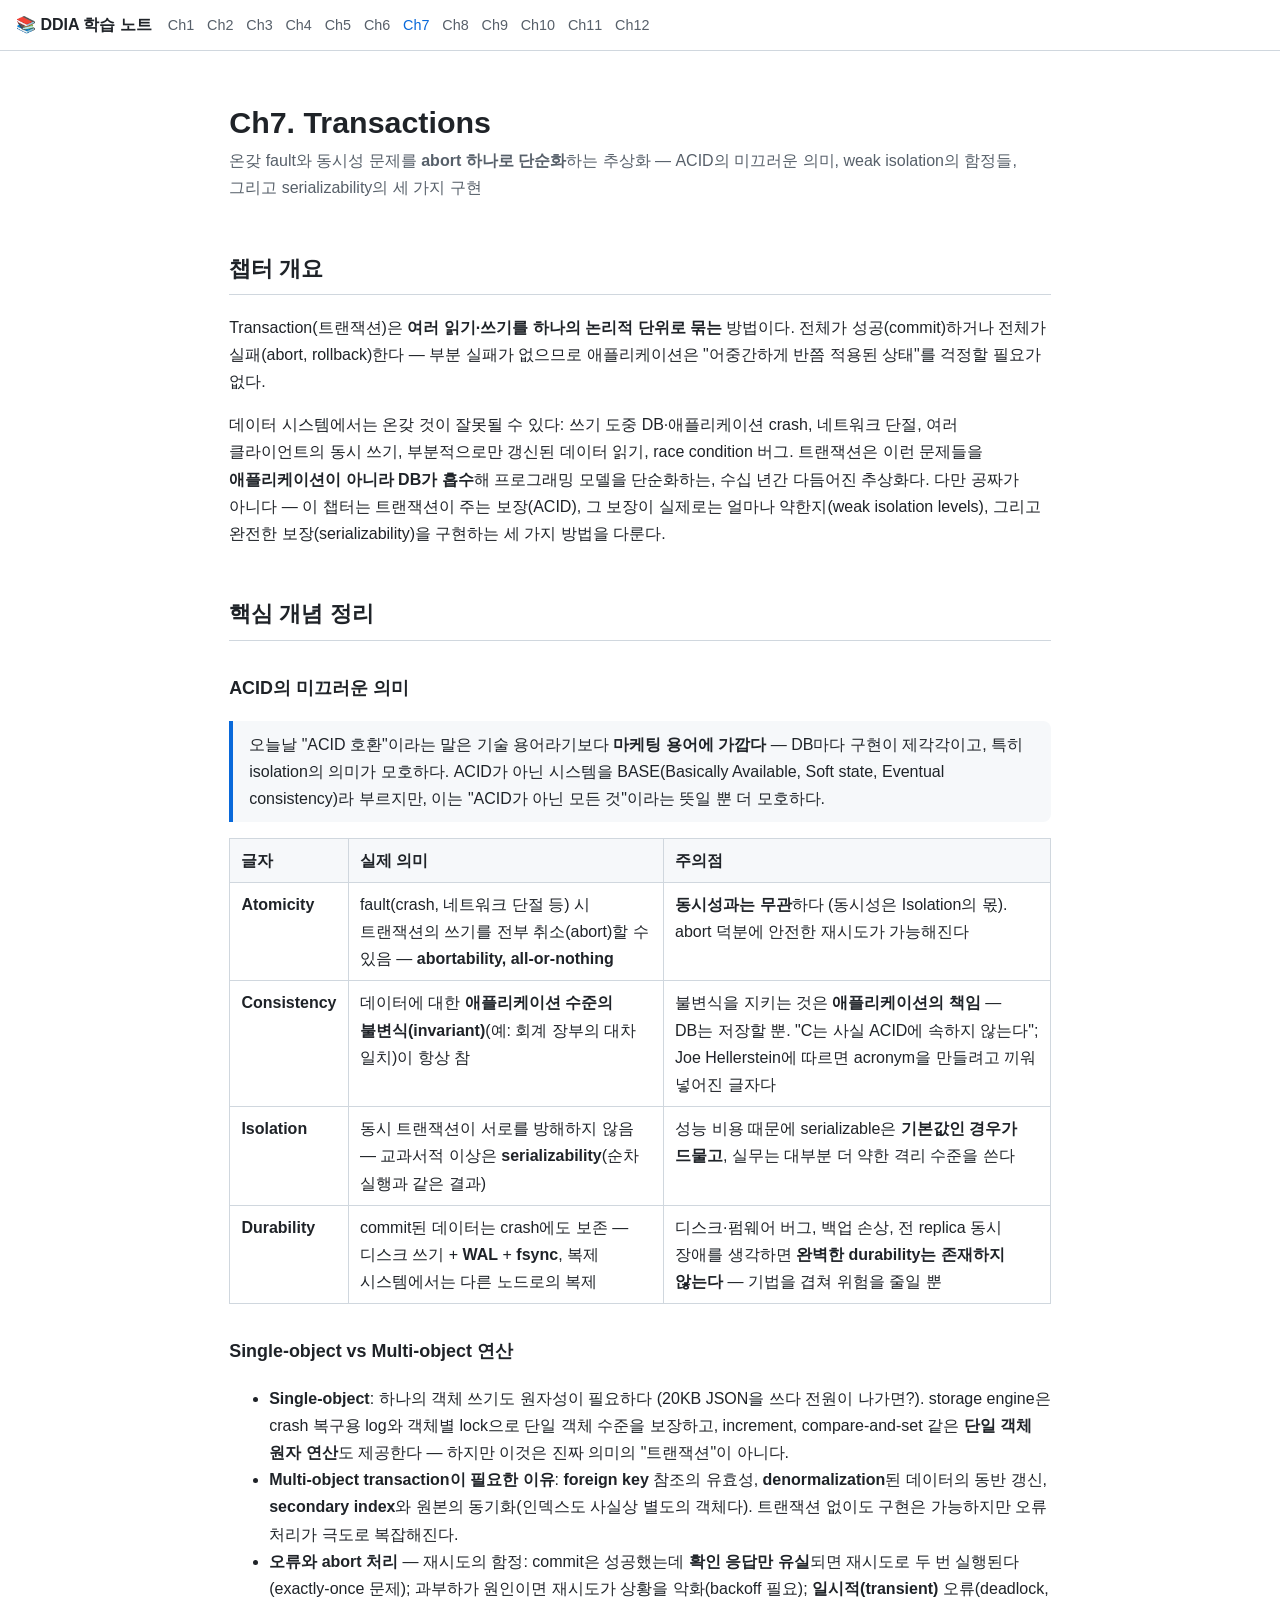
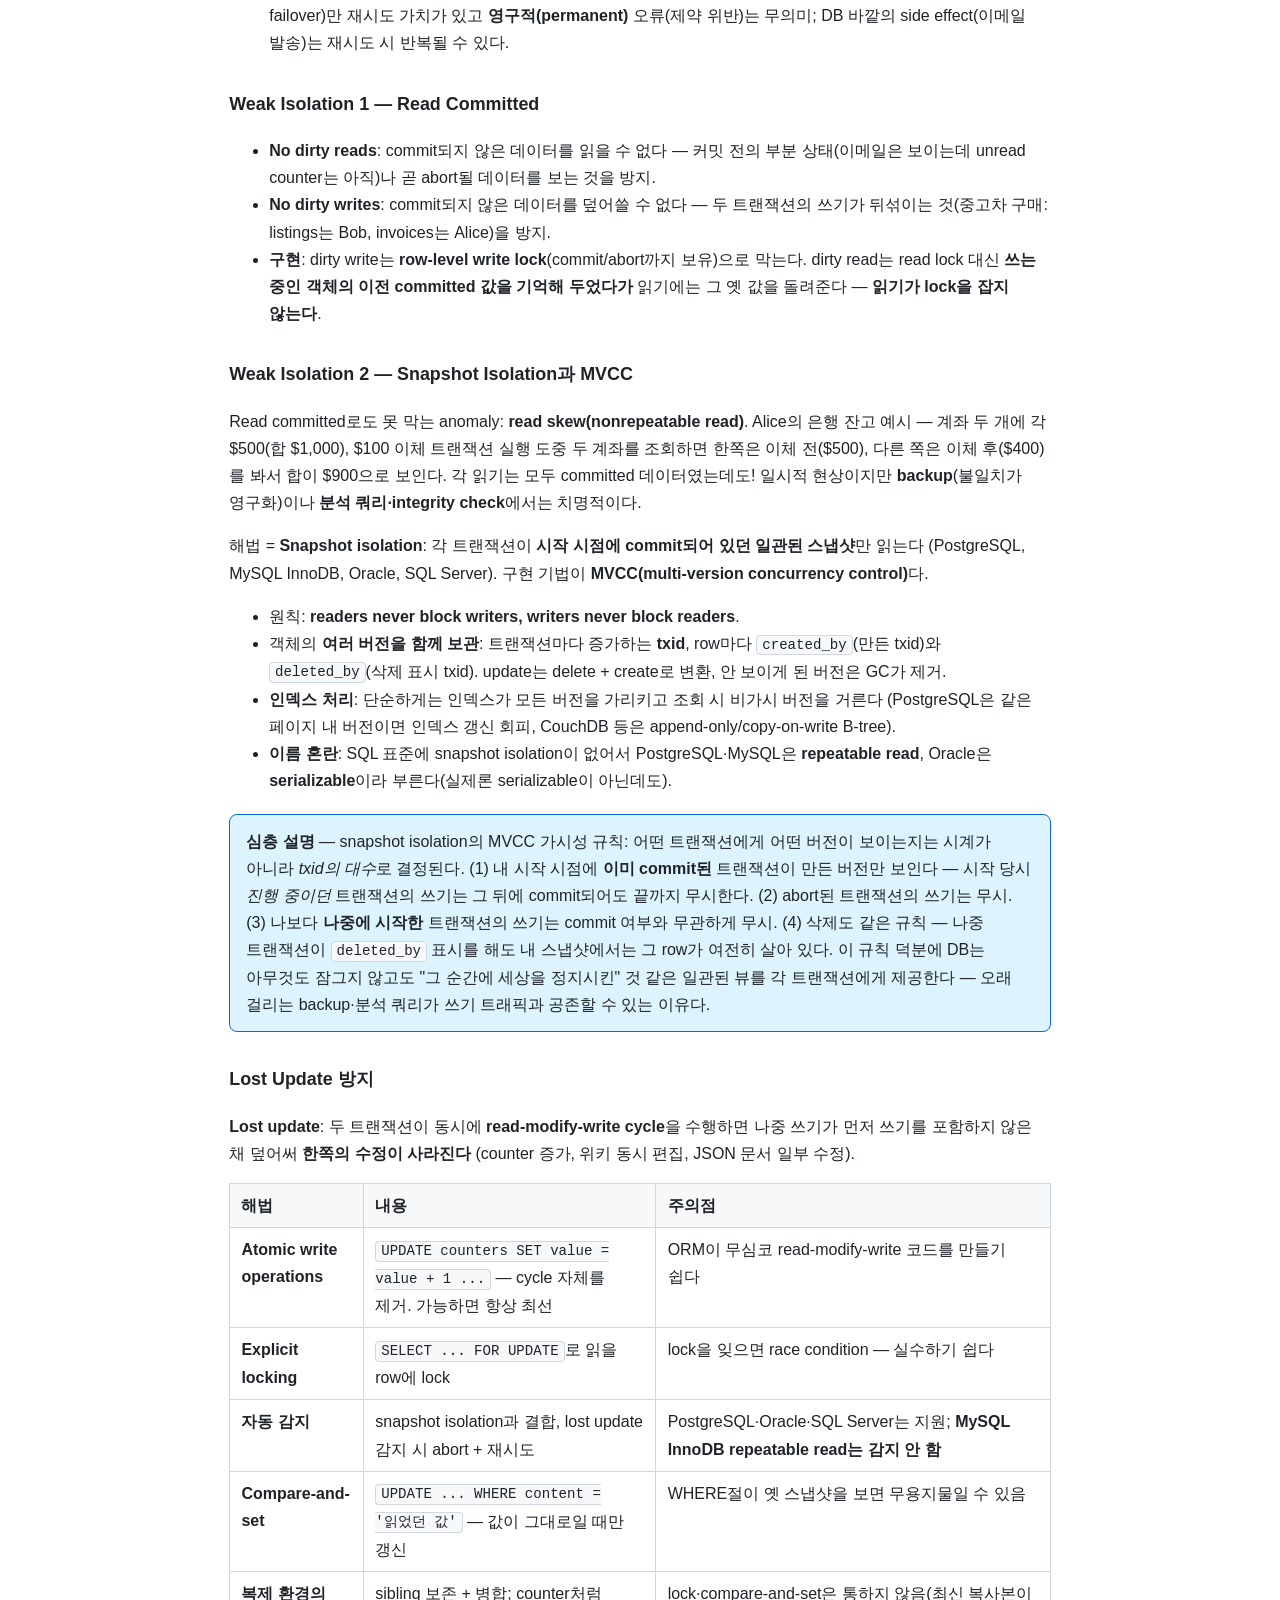
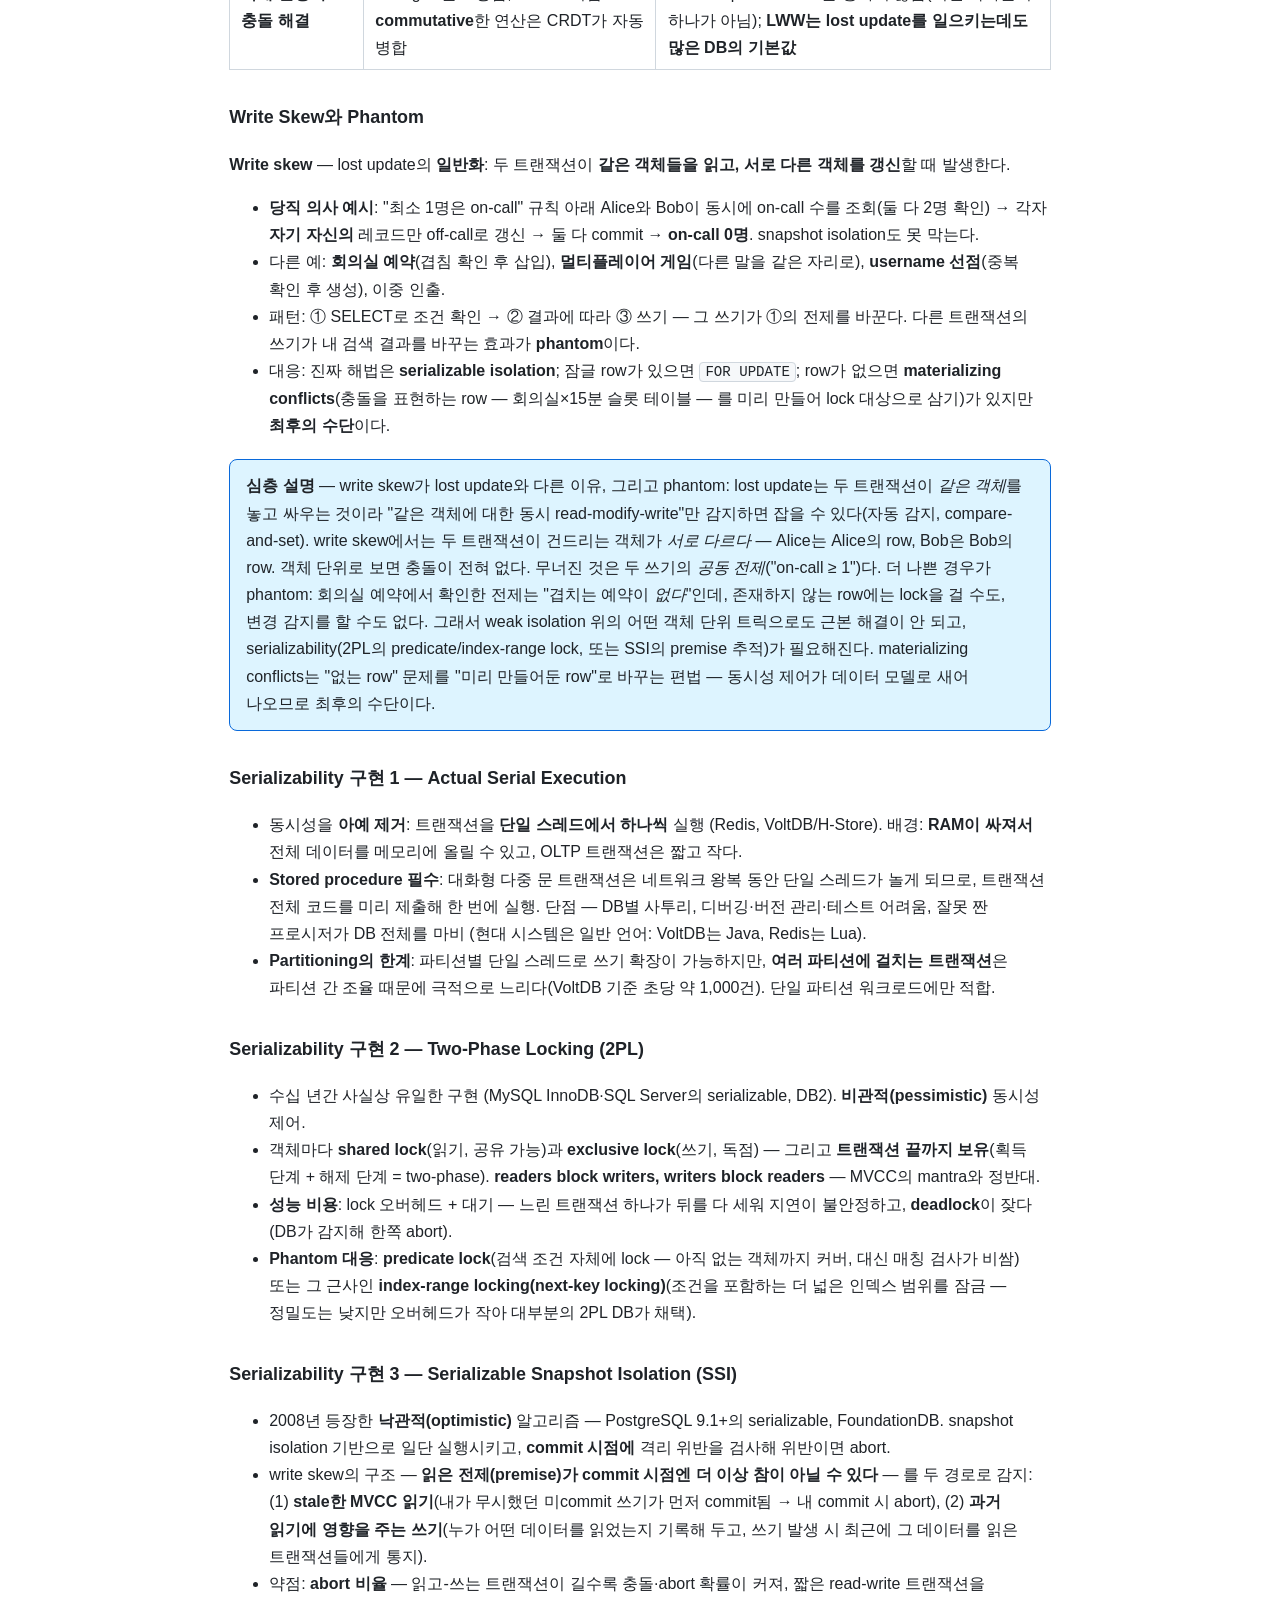
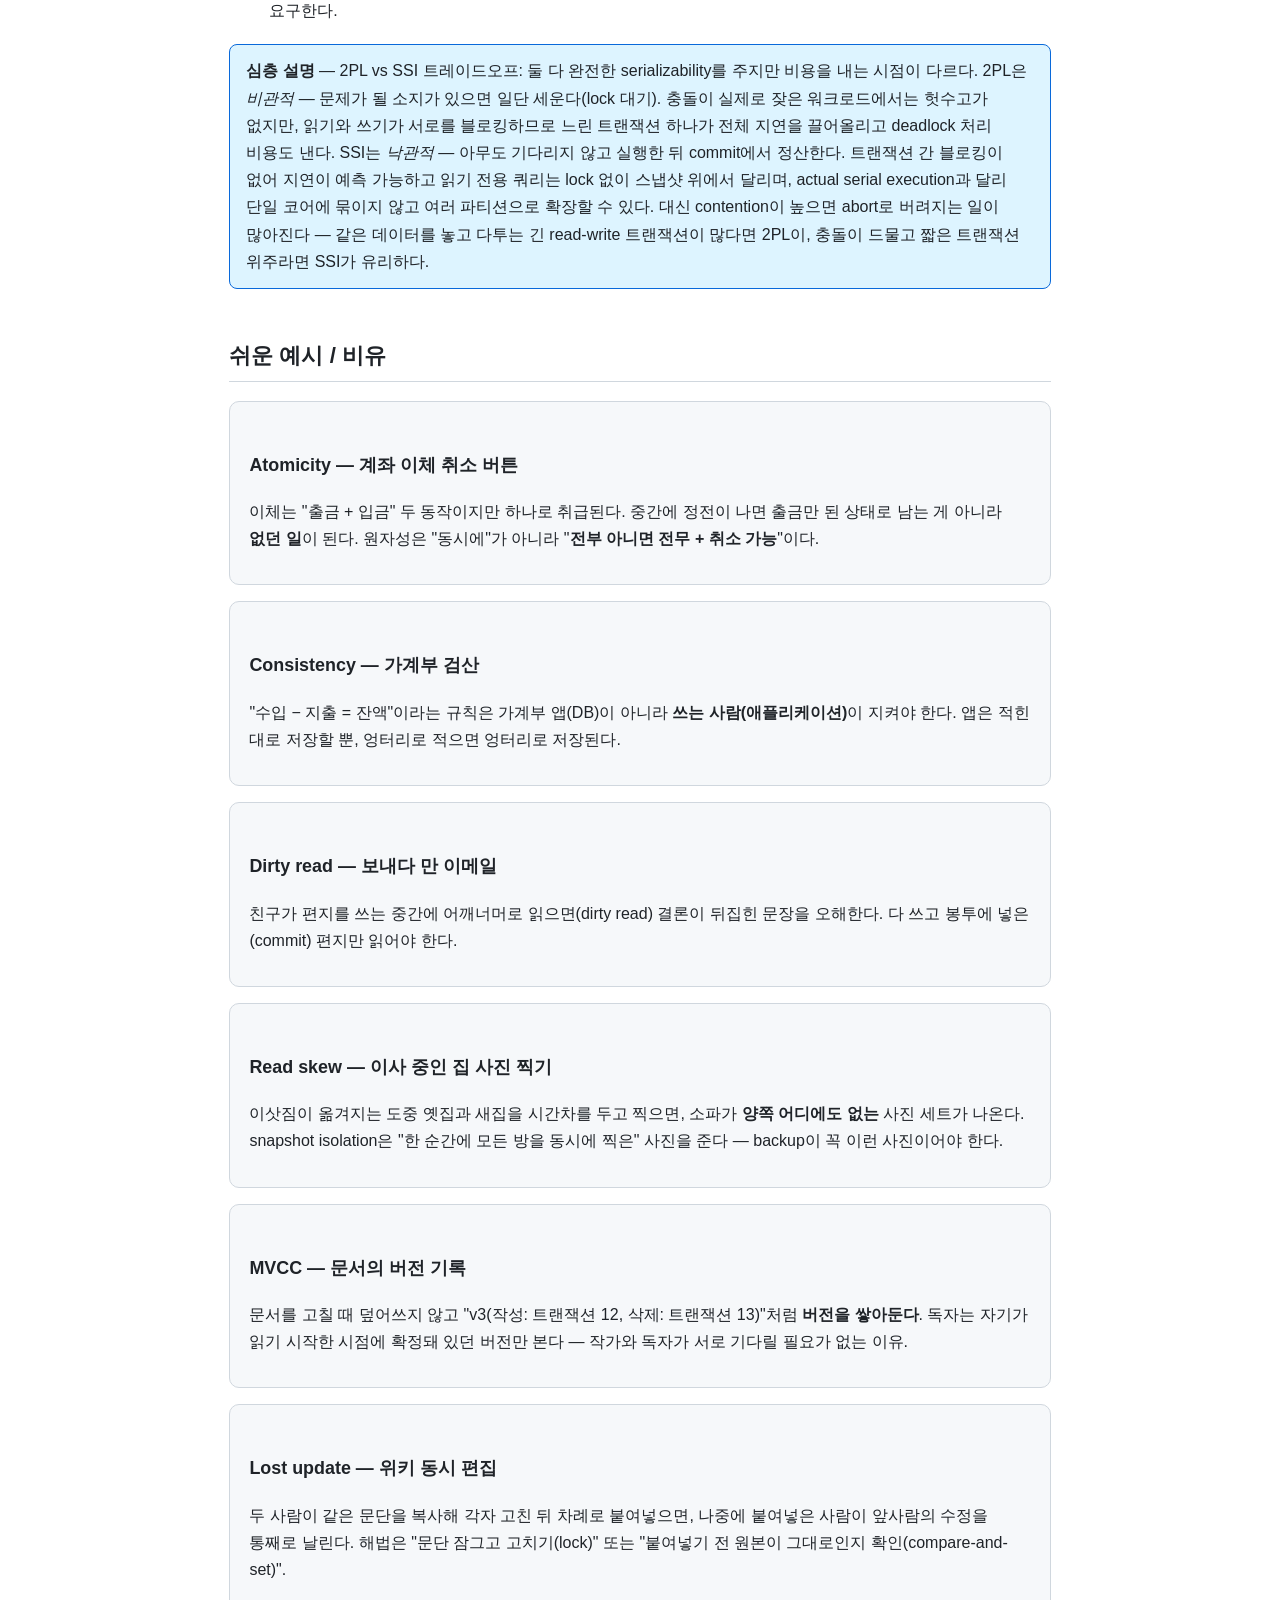
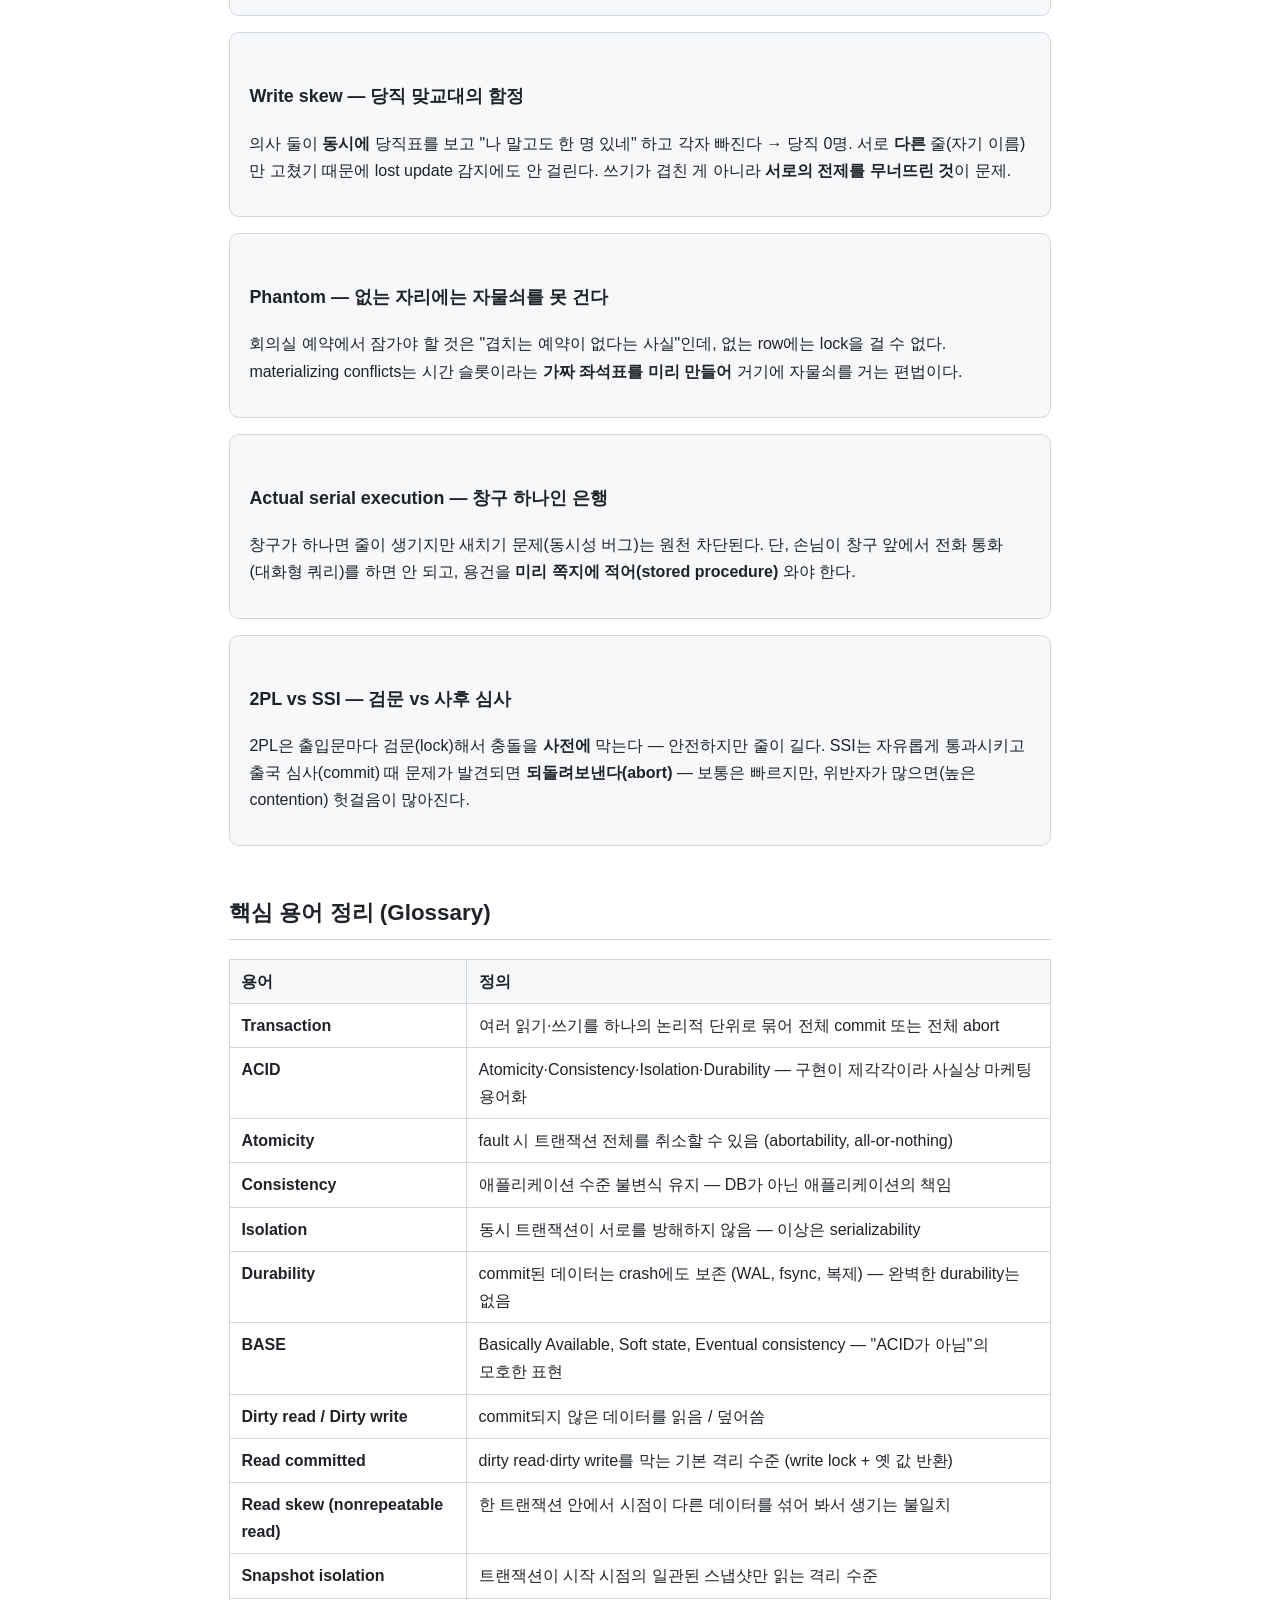
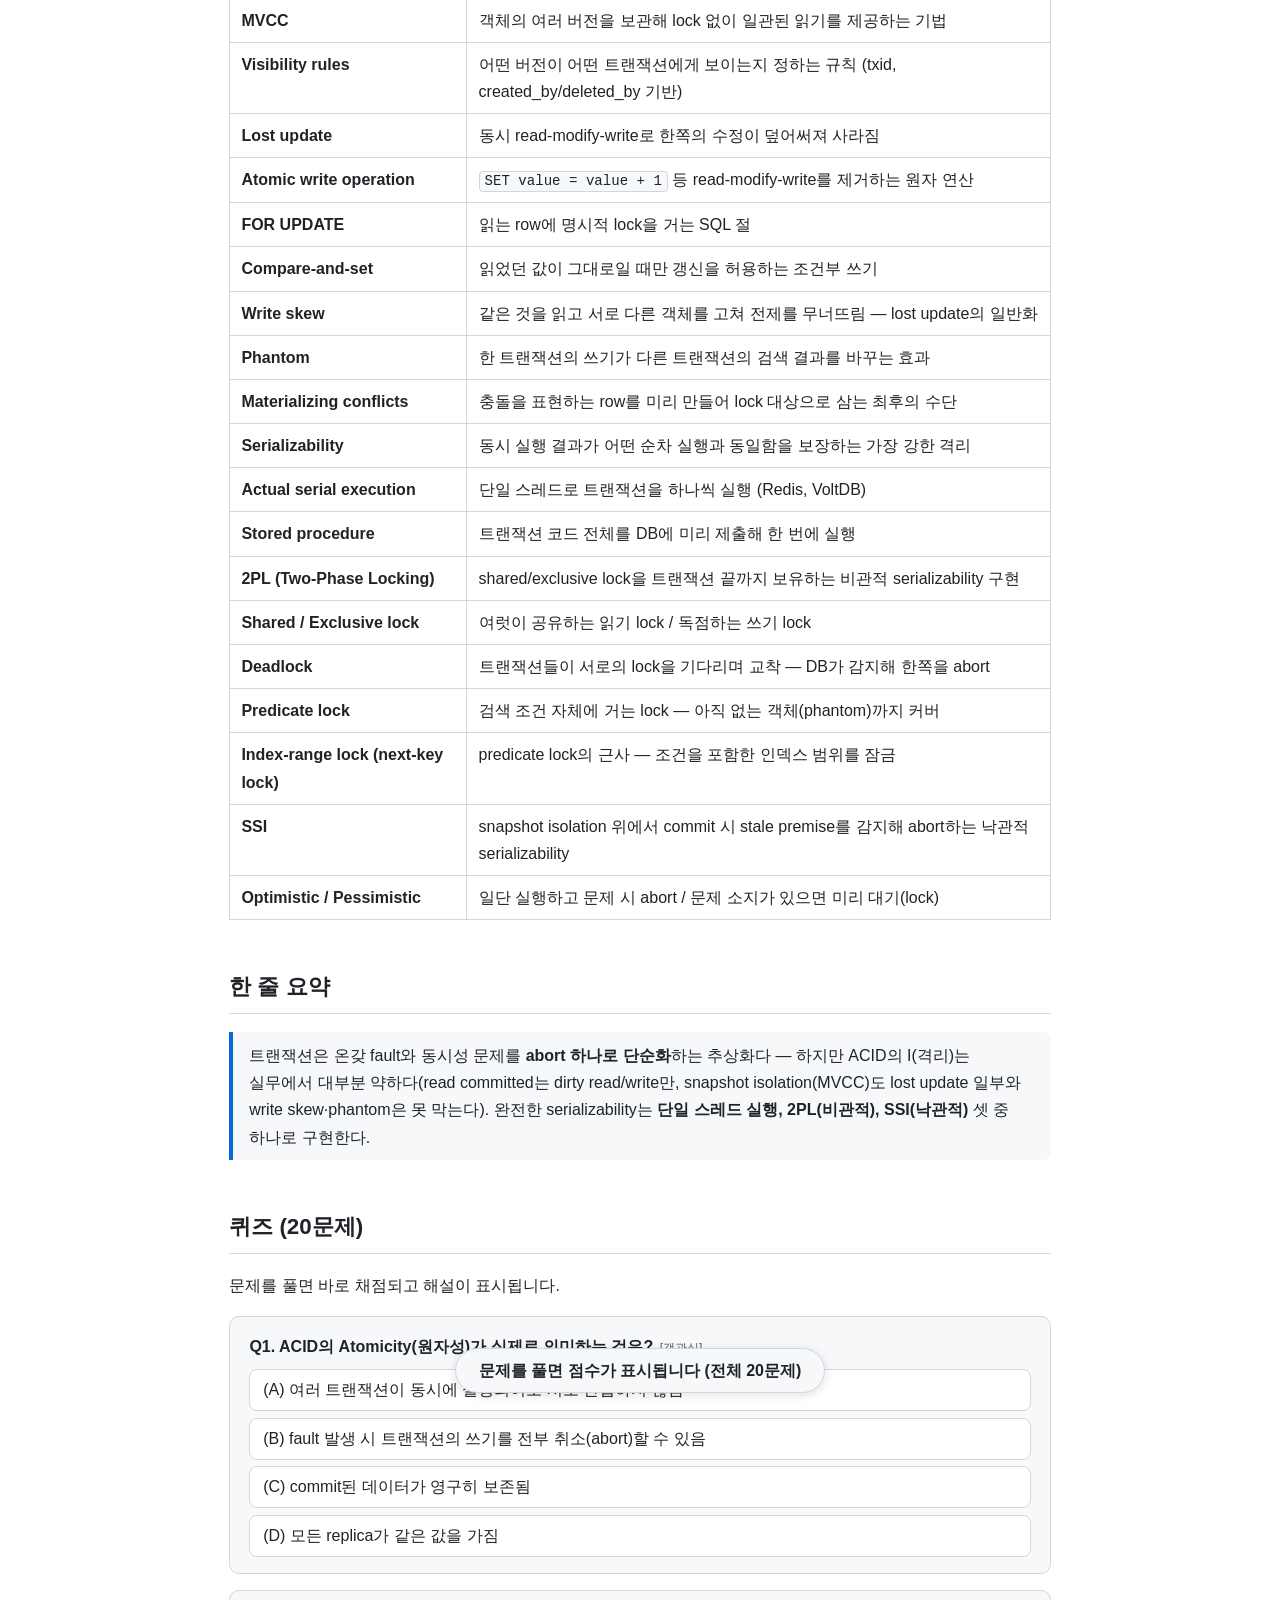
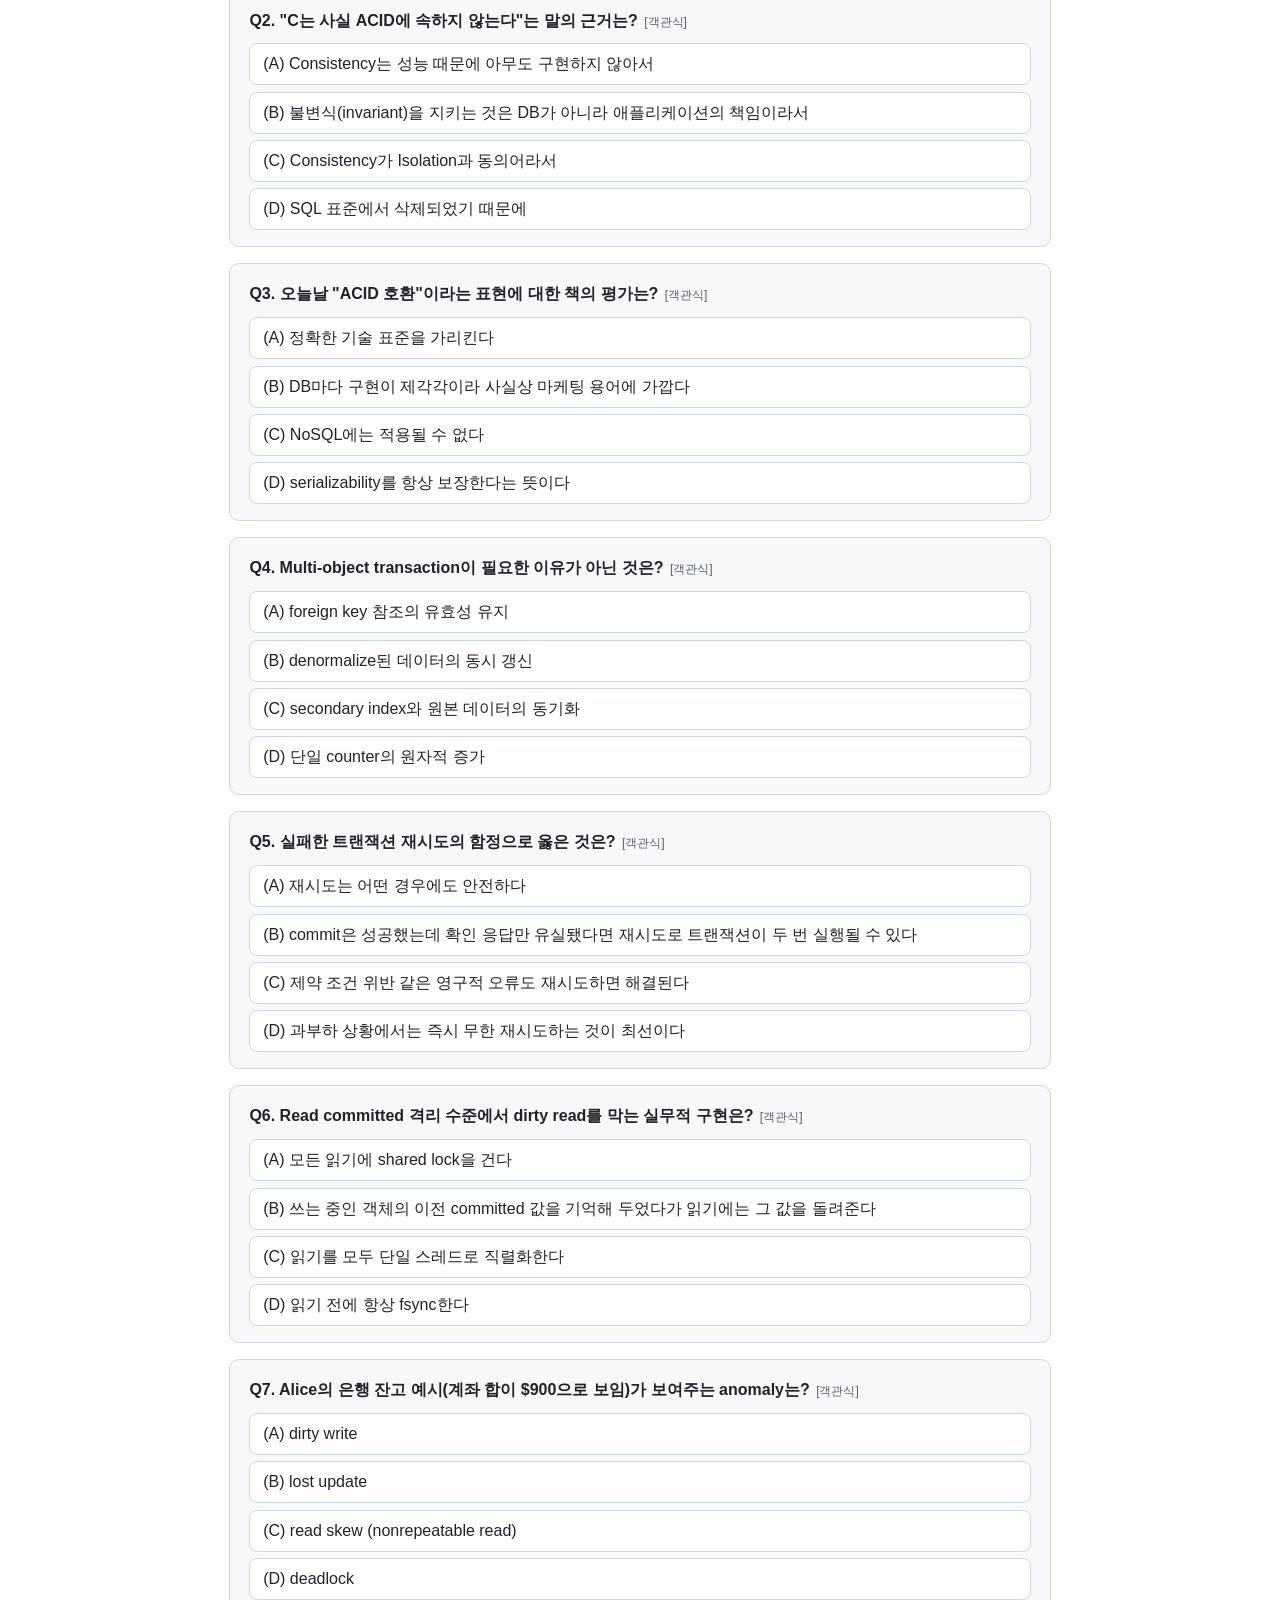
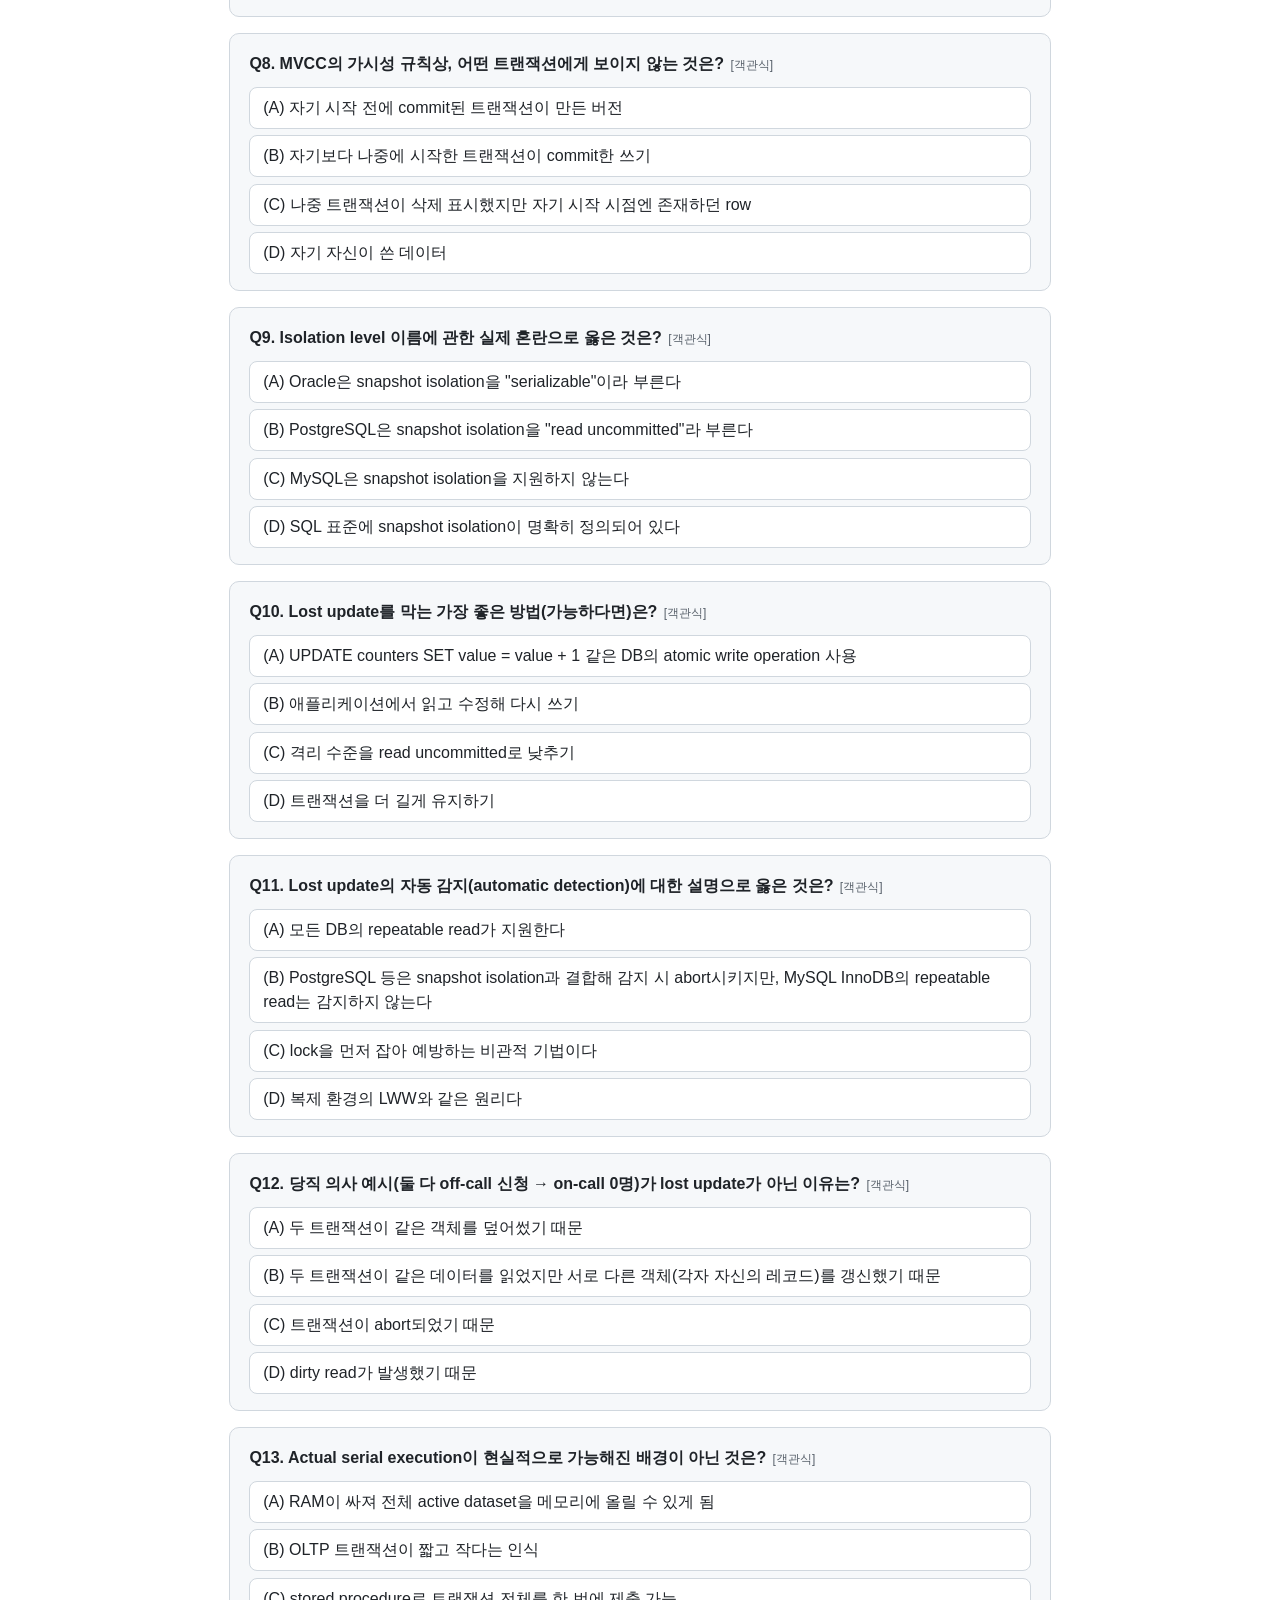
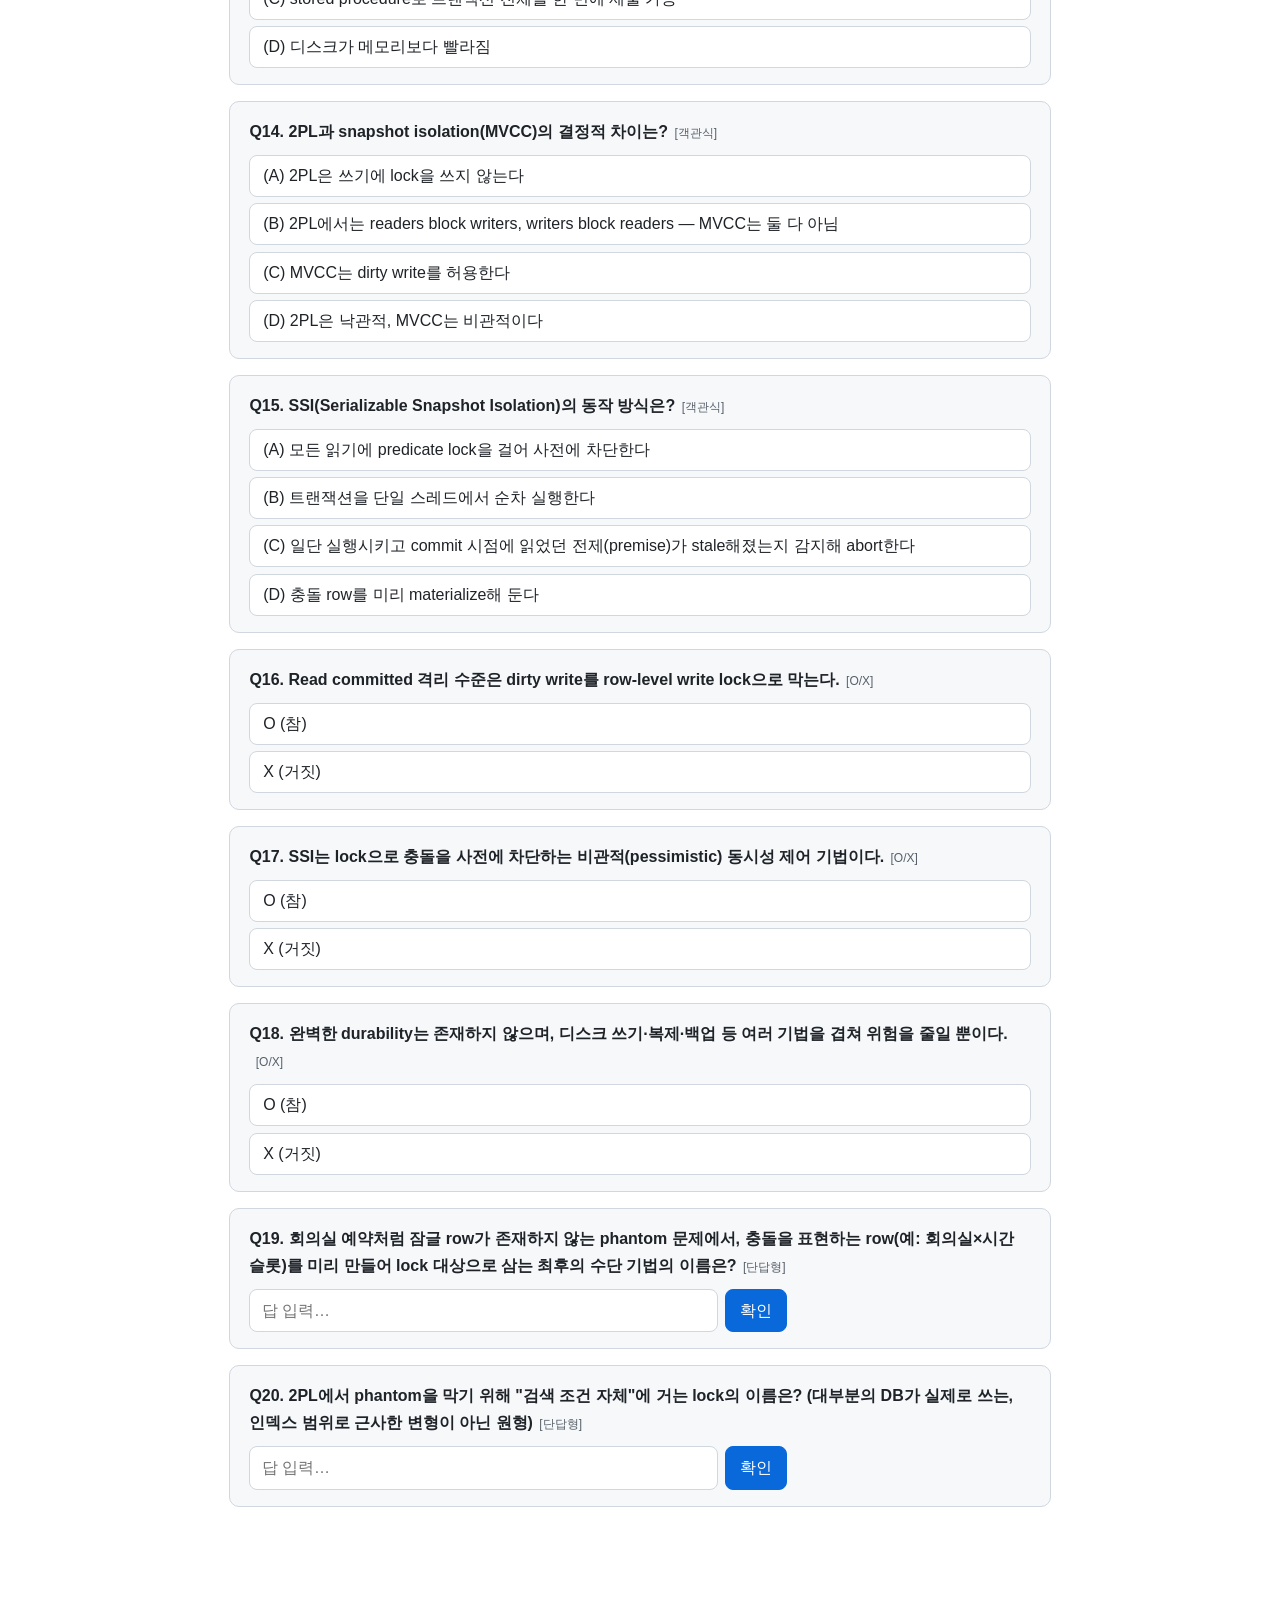
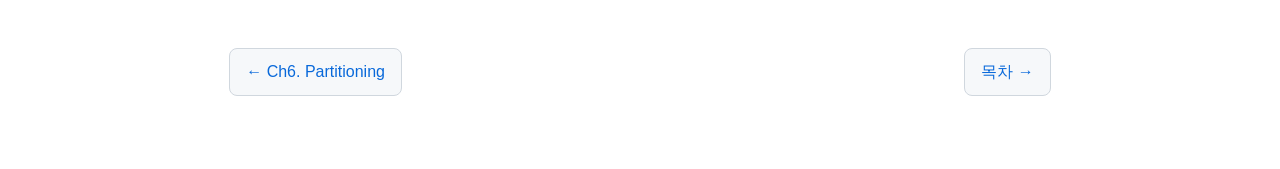
<file: docs/ch07.html>
<!doctype html>
<html lang="ko">
  <head>
    <meta charset="utf-8" />
    <meta name="viewport" content="width=device-width, initial-scale=1" />
    <title>Ch7. Transactions — DDIA 학습 노트</title>
    <link rel="stylesheet" href="assets/style.css" />
  </head>
  <body>
    <header class="site-header">
      <a href="index.html">📚 DDIA 학습 노트</a>
      <nav>
        <a href="ch01.html">Ch1</a>
        <a href="ch02.html">Ch2</a>
        <a href="ch03.html">Ch3</a>
        <a href="ch04.html">Ch4</a>
        <a href="ch05.html">Ch5</a>
        <a href="ch06.html">Ch6</a>
        <a href="ch07.html" class="active">Ch7</a>
    <a href="ch08.html">Ch8</a>
    <a href="ch09.html">Ch9</a>
    <a href="ch10.html">Ch10</a>
    <a href="ch11.html">Ch11</a>
    <a href="ch12.html">Ch12</a>
      </nav>
    </header>
    <main>
      <h1>Ch7. Transactions</h1>
      <p class="subtitle">
        온갖 fault와 동시성 문제를 <strong>abort 하나로 단순화</strong>하는
        추상화 — ACID의 미끄러운 의미, weak isolation의 함정들, 그리고
        serializability의 세 가지 구현
      </p>

      <h2>챕터 개요</h2>
      <p>
        Transaction(트랜잭션)은
        <strong>여러 읽기·쓰기를 하나의 논리적 단위로 묶는</strong> 방법이다.
        전체가 성공(commit)하거나 전체가 실패(abort, rollback)한다 — 부분 실패가
        없으므로 애플리케이션은 "어중간하게 반쯤 적용된 상태"를 걱정할 필요가
        없다.
      </p>
      <p>
        데이터 시스템에서는 온갖 것이 잘못될 수 있다: 쓰기 도중 DB·애플리케이션
        crash, 네트워크 단절, 여러 클라이언트의 동시 쓰기, 부분적으로만 갱신된
        데이터 읽기, race condition 버그. 트랜잭션은 이런 문제들을
        <strong>애플리케이션이 아니라 DB가 흡수</strong>해 프로그래밍 모델을
        단순화하는, 수십 년간 다듬어진 추상화다. 다만 공짜가 아니다 — 이 챕터는
        트랜잭션이 주는 보장(ACID), 그 보장이 실제로는 얼마나 약한지(weak
        isolation levels), 그리고 완전한 보장(serializability)을 구현하는 세
        가지 방법을 다룬다.
      </p>

      <h2>핵심 개념 정리</h2>

      <h3>ACID의 미끄러운 의미</h3>
      <blockquote>
        오늘날 "ACID 호환"이라는 말은 기술 용어라기보다
        <strong>마케팅 용어에 가깝다</strong> — DB마다 구현이 제각각이고, 특히
        isolation의 의미가 모호하다. ACID가 아닌 시스템을 BASE(Basically
        Available, Soft state, Eventual consistency)라 부르지만, 이는 "ACID가
        아닌 모든 것"이라는 뜻일 뿐 더 모호하다.
      </blockquote>
      <table>
        <thead>
          <tr>
            <th>글자</th>
            <th>실제 의미</th>
            <th>주의점</th>
          </tr>
        </thead>
        <tbody>
          <tr>
            <td><strong>Atomicity</strong></td>
            <td>
              fault(crash, 네트워크 단절 등) 시 트랜잭션의 쓰기를 전부
              취소(abort)할 수 있음 —
              <strong>abortability, all-or-nothing</strong>
            </td>
            <td>
              <strong>동시성과는 무관</strong>하다 (동시성은 Isolation의 몫).
              abort 덕분에 안전한 재시도가 가능해진다
            </td>
          </tr>
          <tr>
            <td><strong>Consistency</strong></td>
            <td>
              데이터에 대한
              <strong>애플리케이션 수준의 불변식(invariant)</strong>(예: 회계
              장부의 대차 일치)이 항상 참
            </td>
            <td>
              불변식을 지키는 것은 <strong>애플리케이션의 책임</strong> — DB는
              저장할 뿐. "C는 사실 ACID에 속하지 않는다"; Joe Hellerstein에
              따르면 acronym을 만들려고 끼워 넣어진 글자다
            </td>
          </tr>
          <tr>
            <td><strong>Isolation</strong></td>
            <td>
              동시 트랜잭션이 서로를 방해하지 않음 — 교과서적 이상은
              <strong>serializability</strong>(순차 실행과 같은 결과)
            </td>
            <td>
              성능 비용 때문에 serializable은
              <strong>기본값인 경우가 드물고</strong>, 실무는 대부분 더 약한
              격리 수준을 쓴다
            </td>
          </tr>
          <tr>
            <td><strong>Durability</strong></td>
            <td>
              commit된 데이터는 crash에도 보존 — 디스크 쓰기 +
              <strong>WAL</strong> + <strong>fsync</strong>, 복제 시스템에서는
              다른 노드로의 복제
            </td>
            <td>
              디스크·펌웨어 버그, 백업 손상, 전 replica 동시 장애를 생각하면
              <strong>완벽한 durability는 존재하지 않는다</strong> — 기법을 겹쳐
              위험을 줄일 뿐
            </td>
          </tr>
        </tbody>
      </table>

      <h3>Single-object vs Multi-object 연산</h3>
      <ul>
        <li>
          <strong>Single-object</strong>: 하나의 객체 쓰기도 원자성이 필요하다
          (20KB JSON을 쓰다 전원이 나가면?). storage engine은 crash 복구용 log와
          객체별 lock으로 단일 객체 수준을 보장하고, increment, compare-and-set
          같은 <strong>단일 객체 원자 연산</strong>도 제공한다 — 하지만 이것은
          진짜 의미의 "트랜잭션"이 아니다.
        </li>
        <li>
          <strong>Multi-object transaction이 필요한 이유</strong>:
          <strong>foreign key</strong> 참조의 유효성,
          <strong>denormalization</strong>된 데이터의 동반 갱신,
          <strong>secondary index</strong>와 원본의 동기화(인덱스도 사실상
          별도의 객체다). 트랜잭션 없이도 구현은 가능하지만 오류 처리가 극도로
          복잡해진다.
        </li>
        <li>
          <strong>오류와 abort 처리</strong> — 재시도의 함정: commit은
          성공했는데 <strong>확인 응답만 유실</strong>되면 재시도로 두 번
          실행된다(exactly-once 문제); 과부하가 원인이면 재시도가 상황을
          악화(backoff 필요); <strong>일시적(transient)</strong> 오류(deadlock,
          failover)만 재시도 가치가 있고
          <strong>영구적(permanent)</strong> 오류(제약 위반)는 무의미; DB 바깥의
          side effect(이메일 발송)는 재시도 시 반복될 수 있다.
        </li>
      </ul>

      <h3>Weak Isolation 1 — Read Committed</h3>
      <ul>
        <li>
          <strong>No dirty reads</strong>: commit되지 않은 데이터를 읽을 수 없다
          — 커밋 전의 부분 상태(이메일은 보이는데 unread counter는 아직)나 곧
          abort될 데이터를 보는 것을 방지.
        </li>
        <li>
          <strong>No dirty writes</strong>: commit되지 않은 데이터를 덮어쓸 수
          없다 — 두 트랜잭션의 쓰기가 뒤섞이는 것(중고차 구매: listings는 Bob,
          invoices는 Alice)을 방지.
        </li>
        <li>
          <strong>구현</strong>: dirty write는
          <strong>row-level write lock</strong>(commit/abort까지 보유)으로
          막는다. dirty read는 read lock 대신
          <strong>쓰는 중인 객체의 이전 committed 값을 기억해 두었다가</strong>
          읽기에는 그 옛 값을 돌려준다 —
          <strong>읽기가 lock을 잡지 않는다</strong>.
        </li>
      </ul>

      <h3>Weak Isolation 2 — Snapshot Isolation과 MVCC</h3>
      <p>
        Read committed로도 못 막는 anomaly:
        <strong>read skew(nonrepeatable read)</strong>. Alice의 은행 잔고 예시 —
        계좌 두 개에 각 $500(합 $1,000), $100 이체 트랜잭션 실행 도중 두 계좌를
        조회하면 한쪽은 이체 전($500), 다른 쪽은 이체 후($400)를 봐서 합이
        $900으로 보인다. 각 읽기는 모두 committed 데이터였는데도! 일시적
        현상이지만 <strong>backup</strong>(불일치가 영구화)이나
        <strong>분석 쿼리·integrity check</strong>에서는 치명적이다.
      </p>
      <p>
        해법 = <strong>Snapshot isolation</strong>: 각 트랜잭션이
        <strong>시작 시점에 commit되어 있던 일관된 스냅샷</strong>만 읽는다
        (PostgreSQL, MySQL InnoDB, Oracle, SQL Server). 구현 기법이
        <strong>MVCC(multi-version concurrency control)</strong>다.
      </p>
      <ul>
        <li>
          원칙:
          <strong
            >readers never block writers, writers never block readers</strong
          >.
        </li>
        <li>
          객체의 <strong>여러 버전을 함께 보관</strong>: 트랜잭션마다 증가하는
          <strong>txid</strong>, row마다 <code>created_by</code>(만든 txid)와
          <code>deleted_by</code>(삭제 표시 txid). update는 delete + create로
          변환, 안 보이게 된 버전은 GC가 제거.
        </li>
        <li>
          <strong>인덱스 처리</strong>: 단순하게는 인덱스가 모든 버전을 가리키고
          조회 시 비가시 버전을 거른다 (PostgreSQL은 같은 페이지 내 버전이면
          인덱스 갱신 회피, CouchDB 등은 append-only/copy-on-write B-tree).
        </li>
        <li>
          <strong>이름 혼란</strong>: SQL 표준에 snapshot isolation이 없어서
          PostgreSQL·MySQL은 <strong>repeatable read</strong>, Oracle은
          <strong>serializable</strong>이라 부른다(실제론 serializable이
          아닌데도).
        </li>
      </ul>
      <div class="callout">
        <strong>심층 설명</strong> — snapshot isolation의 MVCC 가시성 규칙: 어떤
        트랜잭션에게 어떤 버전이 보이는지는 시계가 아니라 <em>txid의 대수</em>로
        결정된다. (1) 내 시작 시점에 <strong>이미 commit된</strong> 트랜잭션이
        만든 버전만 보인다 — 시작 당시 <em>진행 중이던</em> 트랜잭션의 쓰기는 그
        뒤에 commit되어도 끝까지 무시한다. (2) abort된 트랜잭션의 쓰기는 무시.
        (3) 나보다 <strong>나중에 시작한</strong> 트랜잭션의 쓰기는 commit
        여부와 무관하게 무시. (4) 삭제도 같은 규칙 — 나중 트랜잭션이
        <code>deleted_by</code> 표시를 해도 내 스냅샷에서는 그 row가 여전히 살아
        있다. 이 규칙 덕분에 DB는 아무것도 잠그지 않고도 "그 순간에 세상을
        정지시킨" 것 같은 일관된 뷰를 각 트랜잭션에게 제공한다 — 오래 걸리는
        backup·분석 쿼리가 쓰기 트래픽과 공존할 수 있는 이유다.
      </div>

      <h3>Lost Update 방지</h3>
      <p>
        <strong>Lost update</strong>: 두 트랜잭션이 동시에
        <strong>read-modify-write cycle</strong>을 수행하면 나중 쓰기가 먼저
        쓰기를 포함하지 않은 채 덮어써 <strong>한쪽의 수정이 사라진다</strong>
        (counter 증가, 위키 동시 편집, JSON 문서 일부 수정).
      </p>
      <table>
        <thead>
          <tr>
            <th>해법</th>
            <th>내용</th>
            <th>주의점</th>
          </tr>
        </thead>
        <tbody>
          <tr>
            <td><strong>Atomic write operations</strong></td>
            <td>
              <code>UPDATE counters SET value = value + 1 ...</code> — cycle
              자체를 제거. 가능하면 항상 최선
            </td>
            <td>ORM이 무심코 read-modify-write 코드를 만들기 쉽다</td>
          </tr>
          <tr>
            <td><strong>Explicit locking</strong></td>
            <td><code>SELECT ... FOR UPDATE</code>로 읽을 row에 lock</td>
            <td>lock을 잊으면 race condition — 실수하기 쉽다</td>
          </tr>
          <tr>
            <td><strong>자동 감지</strong></td>
            <td>
              snapshot isolation과 결합, lost update 감지 시 abort + 재시도
            </td>
            <td>
              PostgreSQL·Oracle·SQL Server는 지원;
              <strong>MySQL InnoDB repeatable read는 감지 안 함</strong>
            </td>
          </tr>
          <tr>
            <td><strong>Compare-and-set</strong></td>
            <td>
              <code>UPDATE ... WHERE content = '읽었던 값'</code> — 값이
              그대로일 때만 갱신
            </td>
            <td>WHERE절이 옛 스냅샷을 보면 무용지물일 수 있음</td>
          </tr>
          <tr>
            <td><strong>복제 환경의 충돌 해결</strong></td>
            <td>
              sibling 보존 + 병합; counter처럼
              <strong>commutative</strong>한 연산은 CRDT가 자동 병합
            </td>
            <td>
              lock·compare-and-set은 통하지 않음(최신 복사본이 하나가 아님);
              <strong>LWW는 lost update를 일으키는데도 많은 DB의 기본값</strong>
            </td>
          </tr>
        </tbody>
      </table>

      <h3>Write Skew와 Phantom</h3>
      <p>
        <strong>Write skew</strong> — lost update의 <strong>일반화</strong>: 두
        트랜잭션이 <strong>같은 객체들을 읽고, 서로 다른 객체를 갱신</strong>할
        때 발생한다.
      </p>
      <ul>
        <li>
          <strong>당직 의사 예시</strong>: "최소 1명은 on-call" 규칙 아래
          Alice와 Bob이 동시에 on-call 수를 조회(둘 다 2명 확인) → 각자
          <strong>자기 자신의</strong> 레코드만 off-call로 갱신 → 둘 다 commit →
          <strong>on-call 0명</strong>. snapshot isolation도 못 막는다.
        </li>
        <li>
          다른 예: <strong>회의실 예약</strong>(겹침 확인 후 삽입),
          <strong>멀티플레이어 게임</strong>(다른 말을 같은 자리로),
          <strong>username 선점</strong>(중복 확인 후 생성), 이중 인출.
        </li>
        <li>
          패턴: ① SELECT로 조건 확인 → ② 결과에 따라 ③ 쓰기 — 그 쓰기가 ①의
          전제를 바꾼다. 다른 트랜잭션의 쓰기가 내 검색 결과를 바꾸는 효과가
          <strong>phantom</strong>이다.
        </li>
        <li>
          대응: 진짜 해법은 <strong>serializable isolation</strong>; 잠글 row가
          있으면 <code>FOR UPDATE</code>; row가 없으면
          <strong>materializing conflicts</strong>(충돌을 표현하는 row —
          회의실×15분 슬롯 테이블 — 를 미리 만들어 lock 대상으로 삼기)가 있지만
          <strong>최후의 수단</strong>이다.
        </li>
      </ul>
      <div class="callout">
        <strong>심층 설명</strong> — write skew가 lost update와 다른 이유,
        그리고 phantom: lost update는 두 트랜잭션이 <em>같은 객체</em>를 놓고
        싸우는 것이라 "같은 객체에 대한 동시 read-modify-write"만 감지하면 잡을
        수 있다(자동 감지, compare-and-set). write skew에서는 두 트랜잭션이
        건드리는 객체가 <em>서로 다르다</em> — Alice는 Alice의 row, Bob은 Bob의
        row. 객체 단위로 보면 충돌이 전혀 없다. 무너진 것은 두 쓰기의
        <em>공동 전제</em>("on-call ≥ 1")다. 더 나쁜 경우가 phantom: 회의실
        예약에서 확인한 전제는 "겹치는 예약이 <em>없다</em>"인데, 존재하지 않는
        row에는 lock을 걸 수도, 변경 감지를 할 수도 없다. 그래서 weak isolation
        위의 어떤 객체 단위 트릭으로도 근본 해결이 안 되고,
        serializability(2PL의 predicate/index-range lock, 또는 SSI의 premise
        추적)가 필요해진다. materializing conflicts는 "없는 row" 문제를 "미리
        만들어둔 row"로 바꾸는 편법 — 동시성 제어가 데이터 모델로 새어 나오므로
        최후의 수단이다.
      </div>

      <h3>Serializability 구현 1 — Actual Serial Execution</h3>
      <ul>
        <li>
          동시성을 <strong>아예 제거</strong>: 트랜잭션을
          <strong>단일 스레드에서 하나씩</strong> 실행 (Redis, VoltDB/H-Store).
          배경: <strong>RAM이 싸져서</strong> 전체 데이터를 메모리에 올릴 수
          있고, OLTP 트랜잭션은 짧고 작다.
        </li>
        <li>
          <strong>Stored procedure 필수</strong>: 대화형 다중 문 트랜잭션은
          네트워크 왕복 동안 단일 스레드가 놀게 되므로, 트랜잭션 전체 코드를
          미리 제출해 한 번에 실행. 단점 — DB별 사투리, 디버깅·버전 관리·테스트
          어려움, 잘못 짠 프로시저가 DB 전체를 마비 (현대 시스템은 일반 언어:
          VoltDB는 Java, Redis는 Lua).
        </li>
        <li>
          <strong>Partitioning의 한계</strong>: 파티션별 단일 스레드로 쓰기
          확장이 가능하지만, <strong>여러 파티션에 걸치는 트랜잭션</strong>은
          파티션 간 조율 때문에 극적으로 느리다(VoltDB 기준 초당 약 1,000건).
          단일 파티션 워크로드에만 적합.
        </li>
      </ul>

      <h3>Serializability 구현 2 — Two-Phase Locking (2PL)</h3>
      <ul>
        <li>
          수십 년간 사실상 유일한 구현 (MySQL InnoDB·SQL Server의 serializable,
          DB2). <strong>비관적(pessimistic)</strong> 동시성 제어.
        </li>
        <li>
          객체마다 <strong>shared lock</strong>(읽기, 공유 가능)과
          <strong>exclusive lock</strong>(쓰기, 독점) — 그리고
          <strong>트랜잭션 끝까지 보유</strong>(획득 단계 + 해제 단계 =
          two-phase).
          <strong>readers block writers, writers block readers</strong> — MVCC의
          mantra와 정반대.
        </li>
        <li>
          <strong>성능 비용</strong>: lock 오버헤드 + 대기 — 느린 트랜잭션
          하나가 뒤를 다 세워 지연이 불안정하고, <strong>deadlock</strong>이
          잦다(DB가 감지해 한쪽 abort).
        </li>
        <li>
          <strong>Phantom 대응</strong>: <strong>predicate lock</strong>(검색
          조건 자체에 lock — 아직 없는 객체까지 커버, 대신 매칭 검사가 비쌈)
          또는 그 근사인
          <strong>index-range locking(next-key locking)</strong>(조건을 포함하는
          더 넓은 인덱스 범위를 잠금 — 정밀도는 낮지만 오버헤드가 작아 대부분의
          2PL DB가 채택).
        </li>
      </ul>

      <h3>Serializability 구현 3 — Serializable Snapshot Isolation (SSI)</h3>
      <ul>
        <li>
          2008년 등장한 <strong>낙관적(optimistic)</strong> 알고리즘 —
          PostgreSQL 9.1+의 serializable, FoundationDB. snapshot isolation
          기반으로 일단 실행시키고, <strong>commit 시점에</strong> 격리 위반을
          검사해 위반이면 abort.
        </li>
        <li>
          write skew의 구조 —
          <strong
            >읽은 전제(premise)가 commit 시점엔 더 이상 참이 아닐 수
            있다</strong
          >
          — 를 두 경로로 감지: (1) <strong>stale한 MVCC 읽기</strong>(내가
          무시했던 미commit 쓰기가 먼저 commit됨 → 내 commit 시 abort), (2)
          <strong>과거 읽기에 영향을 주는 쓰기</strong>(누가 어떤 데이터를
          읽었는지 기록해 두고, 쓰기 발생 시 최근에 그 데이터를 읽은
          트랜잭션들에게 통지).
        </li>
        <li>
          약점: <strong>abort 비율</strong> — 읽고-쓰는 트랜잭션이 길수록
          충돌·abort 확률이 커져, 짧은 read-write 트랜잭션을 요구한다.
        </li>
      </ul>
      <div class="callout">
        <strong>심층 설명</strong> — 2PL vs SSI 트레이드오프: 둘 다 완전한
        serializability를 주지만 비용을 내는 시점이 다르다. 2PL은
        <em>비관적</em> — 문제가 될 소지가 있으면 일단 세운다(lock 대기). 충돌이
        실제로 잦은 워크로드에서는 헛수고가 없지만, 읽기와 쓰기가 서로를
        블로킹하므로 느린 트랜잭션 하나가 전체 지연을 끌어올리고 deadlock 처리
        비용도 낸다. SSI는 <em>낙관적</em> — 아무도 기다리지 않고 실행한 뒤
        commit에서 정산한다. 트랜잭션 간 블로킹이 없어 지연이 예측 가능하고 읽기
        전용 쿼리는 lock 없이 스냅샷 위에서 달리며, actual serial execution과
        달리 단일 코어에 묶이지 않고 여러 파티션으로 확장할 수 있다. 대신
        contention이 높으면 abort로 버려지는 일이 많아진다 — 같은 데이터를 놓고
        다투는 긴 read-write 트랜잭션이 많다면 2PL이, 충돌이 드물고 짧은
        트랜잭션 위주라면 SSI가 유리하다.
      </div>

      <h2>쉬운 예시 / 비유</h2>
      <div class="card">
        <h3>Atomicity — 계좌 이체 취소 버튼</h3>
        <p>
          이체는 "출금 + 입금" 두 동작이지만 하나로 취급된다. 중간에 정전이 나면
          출금만 된 상태로 남는 게 아니라 <strong>없던 일</strong>이 된다.
          원자성은 "동시에"가 아니라 "<strong
            >전부 아니면 전무 + 취소 가능</strong
          >"이다.
        </p>
      </div>
      <div class="card">
        <h3>Consistency — 가계부 검산</h3>
        <p>
          "수입 − 지출 = 잔액"이라는 규칙은 가계부 앱(DB)이 아니라
          <strong>쓰는 사람(애플리케이션)</strong>이 지켜야 한다. 앱은 적힌 대로
          저장할 뿐, 엉터리로 적으면 엉터리로 저장된다.
        </p>
      </div>
      <div class="card">
        <h3>Dirty read — 보내다 만 이메일</h3>
        <p>
          친구가 편지를 쓰는 중간에 어깨너머로 읽으면(dirty read) 결론이 뒤집힌
          문장을 오해한다. 다 쓰고 봉투에 넣은(commit) 편지만 읽어야 한다.
        </p>
      </div>
      <div class="card">
        <h3>Read skew — 이사 중인 집 사진 찍기</h3>
        <p>
          이삿짐이 옮겨지는 도중 옛집과 새집을 시간차를 두고 찍으면, 소파가
          <strong>양쪽 어디에도 없는</strong> 사진 세트가 나온다. snapshot
          isolation은 "한 순간에 모든 방을 동시에 찍은" 사진을 준다 — backup이
          꼭 이런 사진이어야 한다.
        </p>
      </div>
      <div class="card">
        <h3>MVCC — 문서의 버전 기록</h3>
        <p>
          문서를 고칠 때 덮어쓰지 않고 "v3(작성: 트랜잭션 12, 삭제: 트랜잭션
          13)"처럼 <strong>버전을 쌓아둔다</strong>. 독자는 자기가 읽기 시작한
          시점에 확정돼 있던 버전만 본다 — 작가와 독자가 서로 기다릴 필요가 없는
          이유.
        </p>
      </div>
      <div class="card">
        <h3>Lost update — 위키 동시 편집</h3>
        <p>
          두 사람이 같은 문단을 복사해 각자 고친 뒤 차례로 붙여넣으면, 나중에
          붙여넣은 사람이 앞사람의 수정을 통째로 날린다. 해법은 "문단 잠그고
          고치기(lock)" 또는 "붙여넣기 전 원본이 그대로인지
          확인(compare-and-set)".
        </p>
      </div>
      <div class="card">
        <h3>Write skew — 당직 맞교대의 함정</h3>
        <p>
          의사 둘이 <strong>동시에</strong> 당직표를 보고 "나 말고도 한 명 있네"
          하고 각자 빠진다 → 당직 0명. 서로 <strong>다른</strong> 줄(자기
          이름)만 고쳤기 때문에 lost update 감지에도 안 걸린다. 쓰기가 겹친 게
          아니라 <strong>서로의 전제를 무너뜨린 것</strong>이 문제.
        </p>
      </div>
      <div class="card">
        <h3>Phantom — 없는 자리에는 자물쇠를 못 건다</h3>
        <p>
          회의실 예약에서 잠가야 할 것은 "겹치는 예약이 없다는 사실"인데, 없는
          row에는 lock을 걸 수 없다. materializing conflicts는 시간 슬롯이라는
          <strong>가짜 좌석표를 미리 만들어</strong> 거기에 자물쇠를 거는
          편법이다.
        </p>
      </div>
      <div class="card">
        <h3>Actual serial execution — 창구 하나인 은행</h3>
        <p>
          창구가 하나면 줄이 생기지만 새치기 문제(동시성 버그)는 원천 차단된다.
          단, 손님이 창구 앞에서 전화 통화(대화형 쿼리)를 하면 안 되고, 용건을
          <strong>미리 쪽지에 적어(stored procedure)</strong>
          와야 한다.
        </p>
      </div>
      <div class="card">
        <h3>2PL vs SSI — 검문 vs 사후 심사</h3>
        <p>
          2PL은 출입문마다 검문(lock)해서 충돌을 <strong>사전에</strong>
          막는다 — 안전하지만 줄이 길다. SSI는 자유롭게 통과시키고 출국
          심사(commit) 때 문제가 발견되면
          <strong>되돌려보낸다(abort)</strong> — 보통은 빠르지만, 위반자가
          많으면(높은 contention) 헛걸음이 많아진다.
        </p>
      </div>

      <h2>핵심 용어 정리 (Glossary)</h2>
      <table>
        <thead>
          <tr>
            <th>용어</th>
            <th>정의</th>
          </tr>
        </thead>
        <tbody>
          <tr>
            <td><strong>Transaction</strong></td>
            <td>
              여러 읽기·쓰기를 하나의 논리적 단위로 묶어 전체 commit 또는 전체
              abort
            </td>
          </tr>
          <tr>
            <td><strong>ACID</strong></td>
            <td>
              Atomicity·Consistency·Isolation·Durability — 구현이 제각각이라
              사실상 마케팅 용어화
            </td>
          </tr>
          <tr>
            <td><strong>Atomicity</strong></td>
            <td>
              fault 시 트랜잭션 전체를 취소할 수 있음 (abortability,
              all-or-nothing)
            </td>
          </tr>
          <tr>
            <td><strong>Consistency</strong></td>
            <td>
              애플리케이션 수준 불변식 유지 — DB가 아닌 애플리케이션의 책임
            </td>
          </tr>
          <tr>
            <td><strong>Isolation</strong></td>
            <td>
              동시 트랜잭션이 서로를 방해하지 않음 — 이상은 serializability
            </td>
          </tr>
          <tr>
            <td><strong>Durability</strong></td>
            <td>
              commit된 데이터는 crash에도 보존 (WAL, fsync, 복제) — 완벽한
              durability는 없음
            </td>
          </tr>
          <tr>
            <td><strong>BASE</strong></td>
            <td>
              Basically Available, Soft state, Eventual consistency — "ACID가
              아님"의 모호한 표현
            </td>
          </tr>
          <tr>
            <td><strong>Dirty read / Dirty write</strong></td>
            <td>commit되지 않은 데이터를 읽음 / 덮어씀</td>
          </tr>
          <tr>
            <td><strong>Read committed</strong></td>
            <td>
              dirty read·dirty write를 막는 기본 격리 수준 (write lock + 옛 값
              반환)
            </td>
          </tr>
          <tr>
            <td><strong>Read skew (nonrepeatable read)</strong></td>
            <td>
              한 트랜잭션 안에서 시점이 다른 데이터를 섞어 봐서 생기는 불일치
            </td>
          </tr>
          <tr>
            <td><strong>Snapshot isolation</strong></td>
            <td>트랜잭션이 시작 시점의 일관된 스냅샷만 읽는 격리 수준</td>
          </tr>
          <tr>
            <td><strong>MVCC</strong></td>
            <td>
              객체의 여러 버전을 보관해 lock 없이 일관된 읽기를 제공하는 기법
            </td>
          </tr>
          <tr>
            <td><strong>Visibility rules</strong></td>
            <td>
              어떤 버전이 어떤 트랜잭션에게 보이는지 정하는 규칙 (txid,
              created_by/deleted_by 기반)
            </td>
          </tr>
          <tr>
            <td><strong>Lost update</strong></td>
            <td>동시 read-modify-write로 한쪽의 수정이 덮어써져 사라짐</td>
          </tr>
          <tr>
            <td><strong>Atomic write operation</strong></td>
            <td>
              <code>SET value = value + 1</code> 등 read-modify-write를 제거하는
              원자 연산
            </td>
          </tr>
          <tr>
            <td><strong>FOR UPDATE</strong></td>
            <td>읽는 row에 명시적 lock을 거는 SQL 절</td>
          </tr>
          <tr>
            <td><strong>Compare-and-set</strong></td>
            <td>읽었던 값이 그대로일 때만 갱신을 허용하는 조건부 쓰기</td>
          </tr>
          <tr>
            <td><strong>Write skew</strong></td>
            <td>
              같은 것을 읽고 서로 다른 객체를 고쳐 전제를 무너뜨림 — lost
              update의 일반화
            </td>
          </tr>
          <tr>
            <td><strong>Phantom</strong></td>
            <td>
              한 트랜잭션의 쓰기가 다른 트랜잭션의 검색 결과를 바꾸는 효과
            </td>
          </tr>
          <tr>
            <td><strong>Materializing conflicts</strong></td>
            <td>
              충돌을 표현하는 row를 미리 만들어 lock 대상으로 삼는 최후의 수단
            </td>
          </tr>
          <tr>
            <td><strong>Serializability</strong></td>
            <td>
              동시 실행 결과가 어떤 순차 실행과 동일함을 보장하는 가장 강한 격리
            </td>
          </tr>
          <tr>
            <td><strong>Actual serial execution</strong></td>
            <td>단일 스레드로 트랜잭션을 하나씩 실행 (Redis, VoltDB)</td>
          </tr>
          <tr>
            <td><strong>Stored procedure</strong></td>
            <td>트랜잭션 코드 전체를 DB에 미리 제출해 한 번에 실행</td>
          </tr>
          <tr>
            <td><strong>2PL (Two-Phase Locking)</strong></td>
            <td>
              shared/exclusive lock을 트랜잭션 끝까지 보유하는 비관적
              serializability 구현
            </td>
          </tr>
          <tr>
            <td><strong>Shared / Exclusive lock</strong></td>
            <td>여럿이 공유하는 읽기 lock / 독점하는 쓰기 lock</td>
          </tr>
          <tr>
            <td><strong>Deadlock</strong></td>
            <td>
              트랜잭션들이 서로의 lock을 기다리며 교착 — DB가 감지해 한쪽을
              abort
            </td>
          </tr>
          <tr>
            <td><strong>Predicate lock</strong></td>
            <td>
              검색 조건 자체에 거는 lock — 아직 없는 객체(phantom)까지 커버
            </td>
          </tr>
          <tr>
            <td><strong>Index-range lock (next-key lock)</strong></td>
            <td>predicate lock의 근사 — 조건을 포함한 인덱스 범위를 잠금</td>
          </tr>
          <tr>
            <td><strong>SSI</strong></td>
            <td>
              snapshot isolation 위에서 commit 시 stale premise를 감지해
              abort하는 낙관적 serializability
            </td>
          </tr>
          <tr>
            <td><strong>Optimistic / Pessimistic</strong></td>
            <td>
              일단 실행하고 문제 시 abort / 문제 소지가 있으면 미리 대기(lock)
            </td>
          </tr>
        </tbody>
      </table>

      <h2>한 줄 요약</h2>
      <blockquote>
        트랜잭션은 온갖 fault와 동시성 문제를
        <strong>abort 하나로 단순화</strong>하는 추상화다 — 하지만 ACID의
        I(격리)는 실무에서 대부분 약하다(read committed는 dirty read/write만,
        snapshot isolation(MVCC)도 lost update 일부와 write skew·phantom은 못
        막는다). 완전한 serializability는
        <strong>단일 스레드 실행, 2PL(비관적), SSI(낙관적)</strong> 셋 중 하나로
        구현한다.
      </blockquote>

      <h2>퀴즈 (20문제)</h2>
      <p>문제를 풀면 바로 채점되고 해설이 표시됩니다.</p>
      <div id="quiz"></div>
      <div class="footer-nav">
        <a href="ch06.html">← Ch6. Partitioning</a
        ><a href="index.html">목차 →</a>
      </div>
    </main>
    <script>
      window.QUIZ_DATA = [
        {
          type: "mcq",
          q: "ACID의 Atomicity(원자성)가 실제로 의미하는 것은?",
          options: [
            "여러 트랜잭션이 동시에 실행되어도 서로 간섭하지 않음",
            "fault 발생 시 트랜잭션의 쓰기를 전부 취소(abort)할 수 있음",
            "commit된 데이터가 영구히 보존됨",
            "모든 replica가 같은 값을 가짐",
          ],
          answer: 1,
          expl: "Atomicity는 동시성과 무관하다. fault 시 전체 취소가 가능하다는 abortability, all-or-nothing 보장이다. 첫 번째는 Isolation, 세 번째는 Durability.",
        },
        {
          type: "mcq",
          q: '"C는 사실 ACID에 속하지 않는다"는 말의 근거는?',
          options: [
            "Consistency는 성능 때문에 아무도 구현하지 않아서",
            "불변식(invariant)을 지키는 것은 DB가 아니라 애플리케이션의 책임이라서",
            "Consistency가 Isolation과 동의어라서",
            "SQL 표준에서 삭제되었기 때문에",
          ],
          answer: 1,
          expl: "불변식을 지키도록 트랜잭션을 올바르게 짜는 것은 애플리케이션의 몫. Joe Hellerstein에 따르면 C는 acronym을 만들려고 끼워 넣어진 글자다.",
        },
        {
          type: "mcq",
          q: '오늘날 "ACID 호환"이라는 표현에 대한 책의 평가는?',
          options: [
            "정확한 기술 표준을 가리킨다",
            "DB마다 구현이 제각각이라 사실상 마케팅 용어에 가깝다",
            "NoSQL에는 적용될 수 없다",
            "serializability를 항상 보장한다는 뜻이다",
          ],
          answer: 1,
          expl: "isolation의 의미가 DB마다 달라 보장 내용이 모호하므로, ACID 호환은 기술 용어보다 마케팅 용어에 가깝다.",
        },
        {
          type: "mcq",
          q: "Multi-object transaction이 필요한 이유가 아닌 것은?",
          options: [
            "foreign key 참조의 유효성 유지",
            "denormalize된 데이터의 동시 갱신",
            "secondary index와 원본 데이터의 동기화",
            "단일 counter의 원자적 증가",
          ],
          answer: 3,
          expl: "단일 counter 증가는 single-object atomic operation으로 충분하다. foreign key, denormalization, secondary index가 multi-object transaction의 대표 사유.",
        },
        {
          type: "mcq",
          q: "실패한 트랜잭션 재시도의 함정으로 옳은 것은?",
          options: [
            "재시도는 어떤 경우에도 안전하다",
            "commit은 성공했는데 확인 응답만 유실됐다면 재시도로 트랜잭션이 두 번 실행될 수 있다",
            "제약 조건 위반 같은 영구적 오류도 재시도하면 해결된다",
            "과부하 상황에서는 즉시 무한 재시도하는 것이 최선이다",
          ],
          answer: 1,
          expl: "commit 성공 + 응답 유실 시 재시도는 이중 실행(exactly-once 문제). 영구적 오류는 재시도 무의미, 과부하 시엔 backoff가 필요하다.",
        },
        {
          type: "mcq",
          q: "Read committed 격리 수준에서 dirty read를 막는 실무적 구현은?",
          options: [
            "모든 읽기에 shared lock을 건다",
            "쓰는 중인 객체의 이전 committed 값을 기억해 두었다가 읽기에는 그 값을 돌려준다",
            "읽기를 모두 단일 스레드로 직렬화한다",
            "읽기 전에 항상 fsync한다",
          ],
          answer: 1,
          expl: "read lock 방식은 긴 쓰기가 모든 읽기를 막으므로, 실무는 옛 committed 값을 기억해 돌려준다. 읽기는 lock을 잡지 않는다.",
        },
        {
          type: "mcq",
          q: "Alice의 은행 잔고 예시(계좌 합이 $900으로 보임)가 보여주는 anomaly는?",
          options: [
            "dirty write",
            "lost update",
            "read skew (nonrepeatable read)",
            "deadlock",
          ],
          answer: 2,
          expl: "각 읽기는 committed 데이터였지만 서로 다른 시점의 상태가 섞였다 — read skew. snapshot isolation이 해법이며, backup·분석 쿼리에서 특히 치명적이다.",
        },
        {
          type: "mcq",
          q: "MVCC의 가시성 규칙상, 어떤 트랜잭션에게 보이지 않는 것은?",
          options: [
            "자기 시작 전에 commit된 트랜잭션이 만든 버전",
            "자기보다 나중에 시작한 트랜잭션이 commit한 쓰기",
            "나중 트랜잭션이 삭제 표시했지만 자기 시작 시점엔 존재하던 row",
            "자기 자신이 쓴 데이터",
          ],
          answer: 1,
          expl: "나보다 나중에 시작한 트랜잭션의 쓰기는 commit 여부와 무관하게 안 보인다. 세 번째는 반대로 보인다 — 삭제가 나중이므로 내 스냅샷에는 여전히 존재.",
        },
        {
          type: "mcq",
          q: "Isolation level 이름에 관한 실제 혼란으로 옳은 것은?",
          options: [
            'Oracle은 snapshot isolation을 "serializable"이라 부른다',
            'PostgreSQL은 snapshot isolation을 "read uncommitted"라 부른다',
            "MySQL은 snapshot isolation을 지원하지 않는다",
            "SQL 표준에 snapshot isolation이 명확히 정의되어 있다",
          ],
          answer: 0,
          expl: "SQL 표준에 snapshot isolation이 없어서 Oracle은 이를 serializable이라 부르고(실제론 아님), PostgreSQL·MySQL은 repeatable read라 부른다.",
        },
        {
          type: "mcq",
          q: "Lost update를 막는 가장 좋은 방법(가능하다면)은?",
          options: [
            "UPDATE counters SET value = value + 1 같은 DB의 atomic write operation 사용",
            "애플리케이션에서 읽고 수정해 다시 쓰기",
            "격리 수준을 read uncommitted로 낮추기",
            "트랜잭션을 더 길게 유지하기",
          ],
          answer: 0,
          expl: "atomic write operation은 read-modify-write cycle 자체를 제거하므로 가능하면 최선. ORM이 무심코 read-modify-write 패턴을 만들기 쉬운 게 함정.",
        },
        {
          type: "mcq",
          q: "Lost update의 자동 감지(automatic detection)에 대한 설명으로 옳은 것은?",
          options: [
            "모든 DB의 repeatable read가 지원한다",
            "PostgreSQL 등은 snapshot isolation과 결합해 감지 시 abort시키지만, MySQL InnoDB의 repeatable read는 감지하지 않는다",
            "lock을 먼저 잡아 예방하는 비관적 기법이다",
            "복제 환경의 LWW와 같은 원리다",
          ],
          answer: 1,
          expl: "PostgreSQL repeatable read, Oracle, SQL Server(snapshot)는 감지해 abort시킨다. MySQL InnoDB repeatable read는 감지하지 않는다. lock 없이 사후 감지하므로 낙관적이다.",
        },
        {
          type: "mcq",
          q: "당직 의사 예시(둘 다 off-call 신청 → on-call 0명)가 lost update가 아닌 이유는?",
          options: [
            "두 트랜잭션이 같은 객체를 덮어썼기 때문",
            "두 트랜잭션이 같은 데이터를 읽었지만 서로 다른 객체(각자 자신의 레코드)를 갱신했기 때문",
            "트랜잭션이 abort되었기 때문",
            "dirty read가 발생했기 때문",
          ],
          answer: 1,
          expl: '같은 데이터를 읽고 서로 다른 객체를 갱신해 공동의 전제("최소 1명 on-call")를 무너뜨렸다 — write skew, lost update의 일반화.',
        },
        {
          type: "mcq",
          q: "Actual serial execution이 현실적으로 가능해진 배경이 아닌 것은?",
          options: [
            "RAM이 싸져 전체 active dataset을 메모리에 올릴 수 있게 됨",
            "OLTP 트랜잭션이 짧고 작다는 인식",
            "stored procedure로 트랜잭션 전체를 한 번에 제출 가능",
            "디스크가 메모리보다 빨라짐",
          ],
          answer: 3,
          expl: "배경은 값싼 RAM(in-memory)과 짧은 OLTP 트랜잭션, 그리고 stored procedure. 디스크가 빨라진 것과는 무관하다.",
        },
        {
          type: "mcq",
          q: "2PL과 snapshot isolation(MVCC)의 결정적 차이는?",
          options: [
            "2PL은 쓰기에 lock을 쓰지 않는다",
            "2PL에서는 readers block writers, writers block readers — MVCC는 둘 다 아님",
            "MVCC는 dirty write를 허용한다",
            "2PL은 낙관적, MVCC는 비관적이다",
          ],
          answer: 1,
          expl: "2PL은 shared/exclusive lock을 트랜잭션 끝까지 보유해 읽기와 쓰기가 서로를 블로킹한다. MVCC의 mantra(readers never block writers, writers never block readers)와 정반대.",
        },
        {
          type: "mcq",
          q: "SSI(Serializable Snapshot Isolation)의 동작 방식은?",
          options: [
            "모든 읽기에 predicate lock을 걸어 사전에 차단한다",
            "트랜잭션을 단일 스레드에서 순차 실행한다",
            "일단 실행시키고 commit 시점에 읽었던 전제(premise)가 stale해졌는지 감지해 abort한다",
            "충돌 row를 미리 materialize해 둔다",
          ],
          answer: 2,
          expl: "SSI는 낙관적: snapshot isolation 위에서 실행하고, stale MVCC 읽기와 과거 읽기에 영향을 주는 쓰기를 추적해 commit 시 위반 트랜잭션을 abort한다.",
        },
        {
          type: "ox",
          q: "Read committed 격리 수준은 dirty write를 row-level write lock으로 막는다.",
          answer: true,
          expl: "쓰려면 row-level write lock을 획득하고 commit/abort까지 보유한다. dirty read 쪽만 lock 대신 옛 값 반환으로 처리한다.",
        },
        {
          type: "ox",
          q: "SSI는 lock으로 충돌을 사전에 차단하는 비관적(pessimistic) 동시성 제어 기법이다.",
          answer: false,
          expl: "SSI는 낙관적이다. 블로킹 없이 실행하고 commit 시점에 검사해 abort한다. 비관적 기법은 2PL과 actual serial execution.",
        },
        {
          type: "ox",
          q: "완벽한 durability는 존재하지 않으며, 디스크 쓰기·복제·백업 등 여러 기법을 겹쳐 위험을 줄일 뿐이다.",
          answer: true,
          expl: "디스크·펌웨어 버그, 백업 손상, 전 replica 동시 장애 등을 고려하면 절대적 보장은 없다. 여러 기법을 겹쳐 위험을 낮출 뿐.",
        },
        {
          type: "short",
          q: "회의실 예약처럼 잠글 row가 존재하지 않는 phantom 문제에서, 충돌을 표현하는 row(예: 회의실×시간 슬롯)를 미리 만들어 lock 대상으로 삼는 최후의 수단 기법의 이름은?",
          answers: ["materializing conflicts", "충돌 구체화"],
          expl: "Materializing conflicts — 잠글 row가 없을 때 충돌을 표현하는 row를 미리 생성해 lock 대상으로 만든다. 동시성 제어가 데이터 모델로 새어 나오므로 최후의 수단.",
        },
        {
          type: "short",
          q: '2PL에서 phantom을 막기 위해 "검색 조건 자체"에 거는 lock의 이름은? (대부분의 DB가 실제로 쓰는, 인덱스 범위로 근사한 변형이 아닌 원형)',
          answers: ["predicate lock", "프레디킷 락"],
          expl: "Predicate lock — 검색 조건에 걸리는(아직 존재하지 않는 객체 포함) 모든 객체에 적용되는 lock. 성능 때문에 대부분의 DB는 index-range lock(next-key lock)으로 근사한다.",
        },
      ];
    </script>
    <script src="assets/quiz.js"></script>
  </body>
</html>
</file>
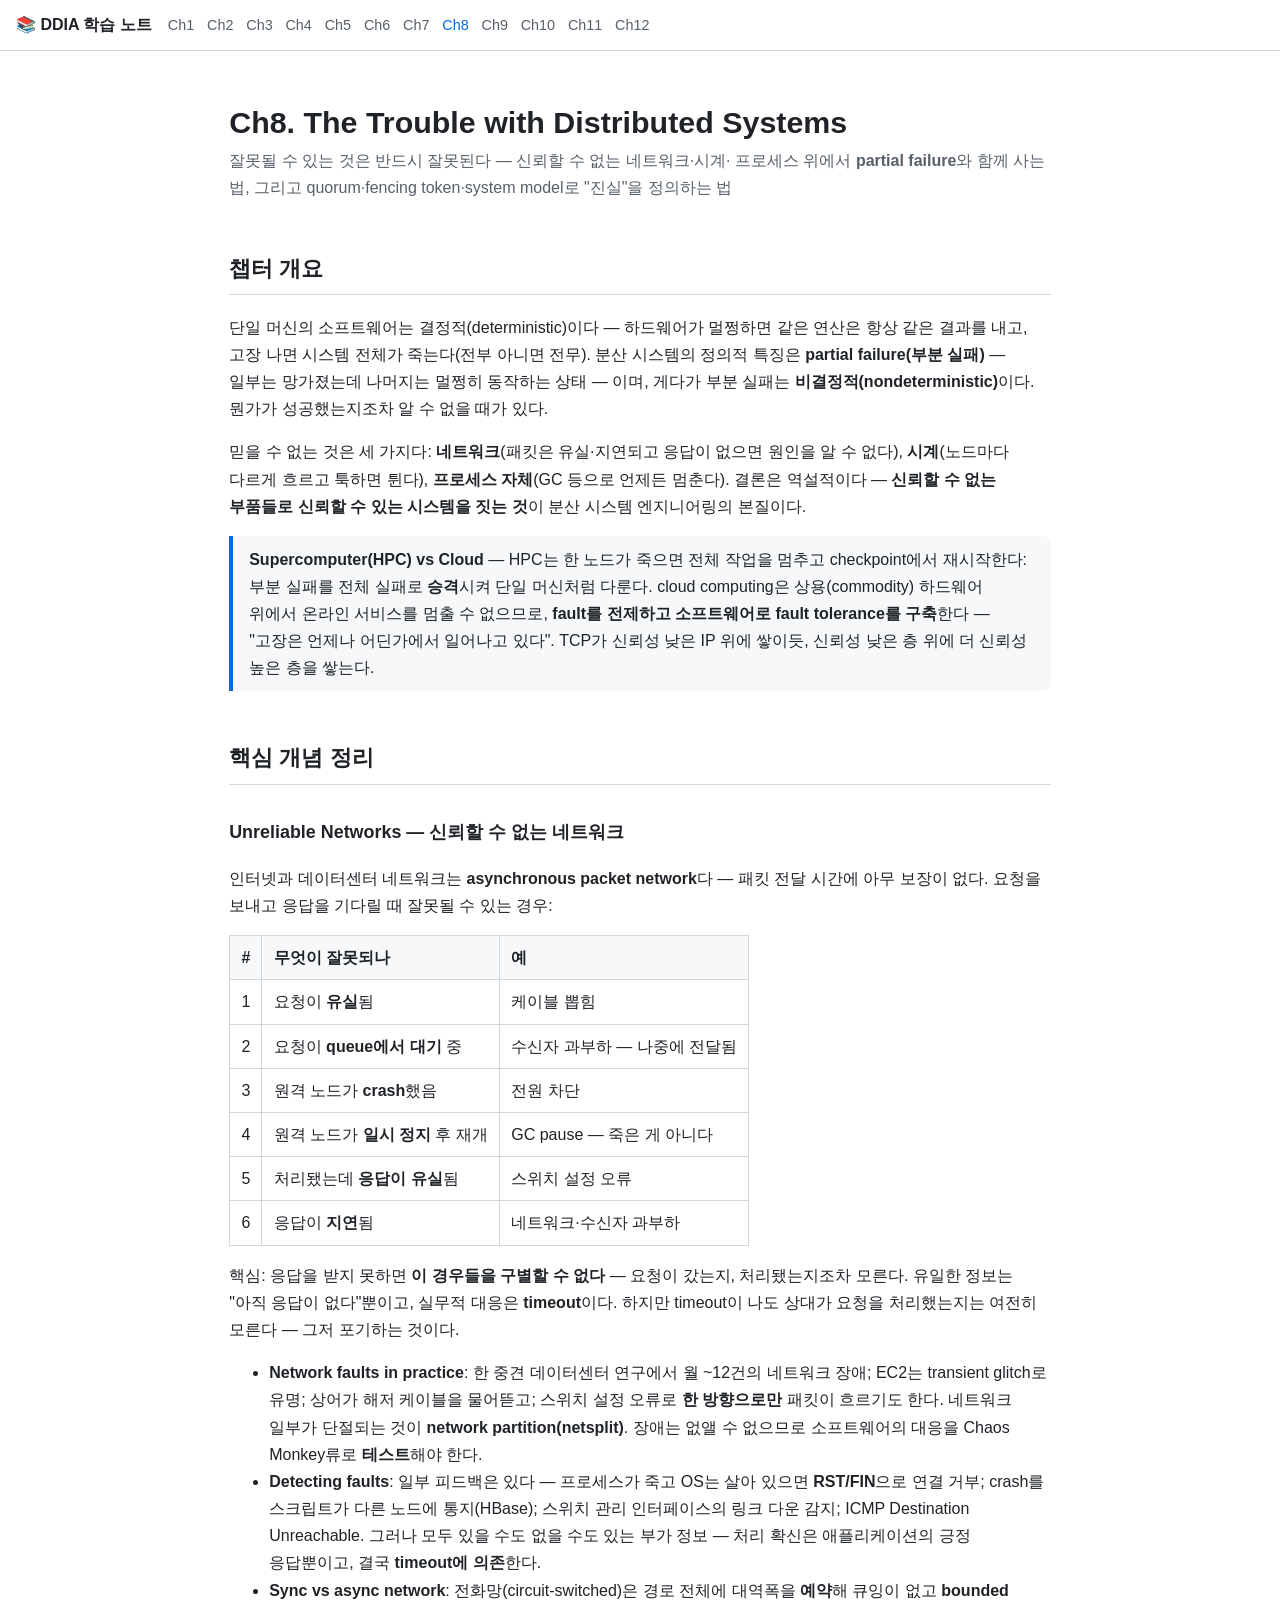
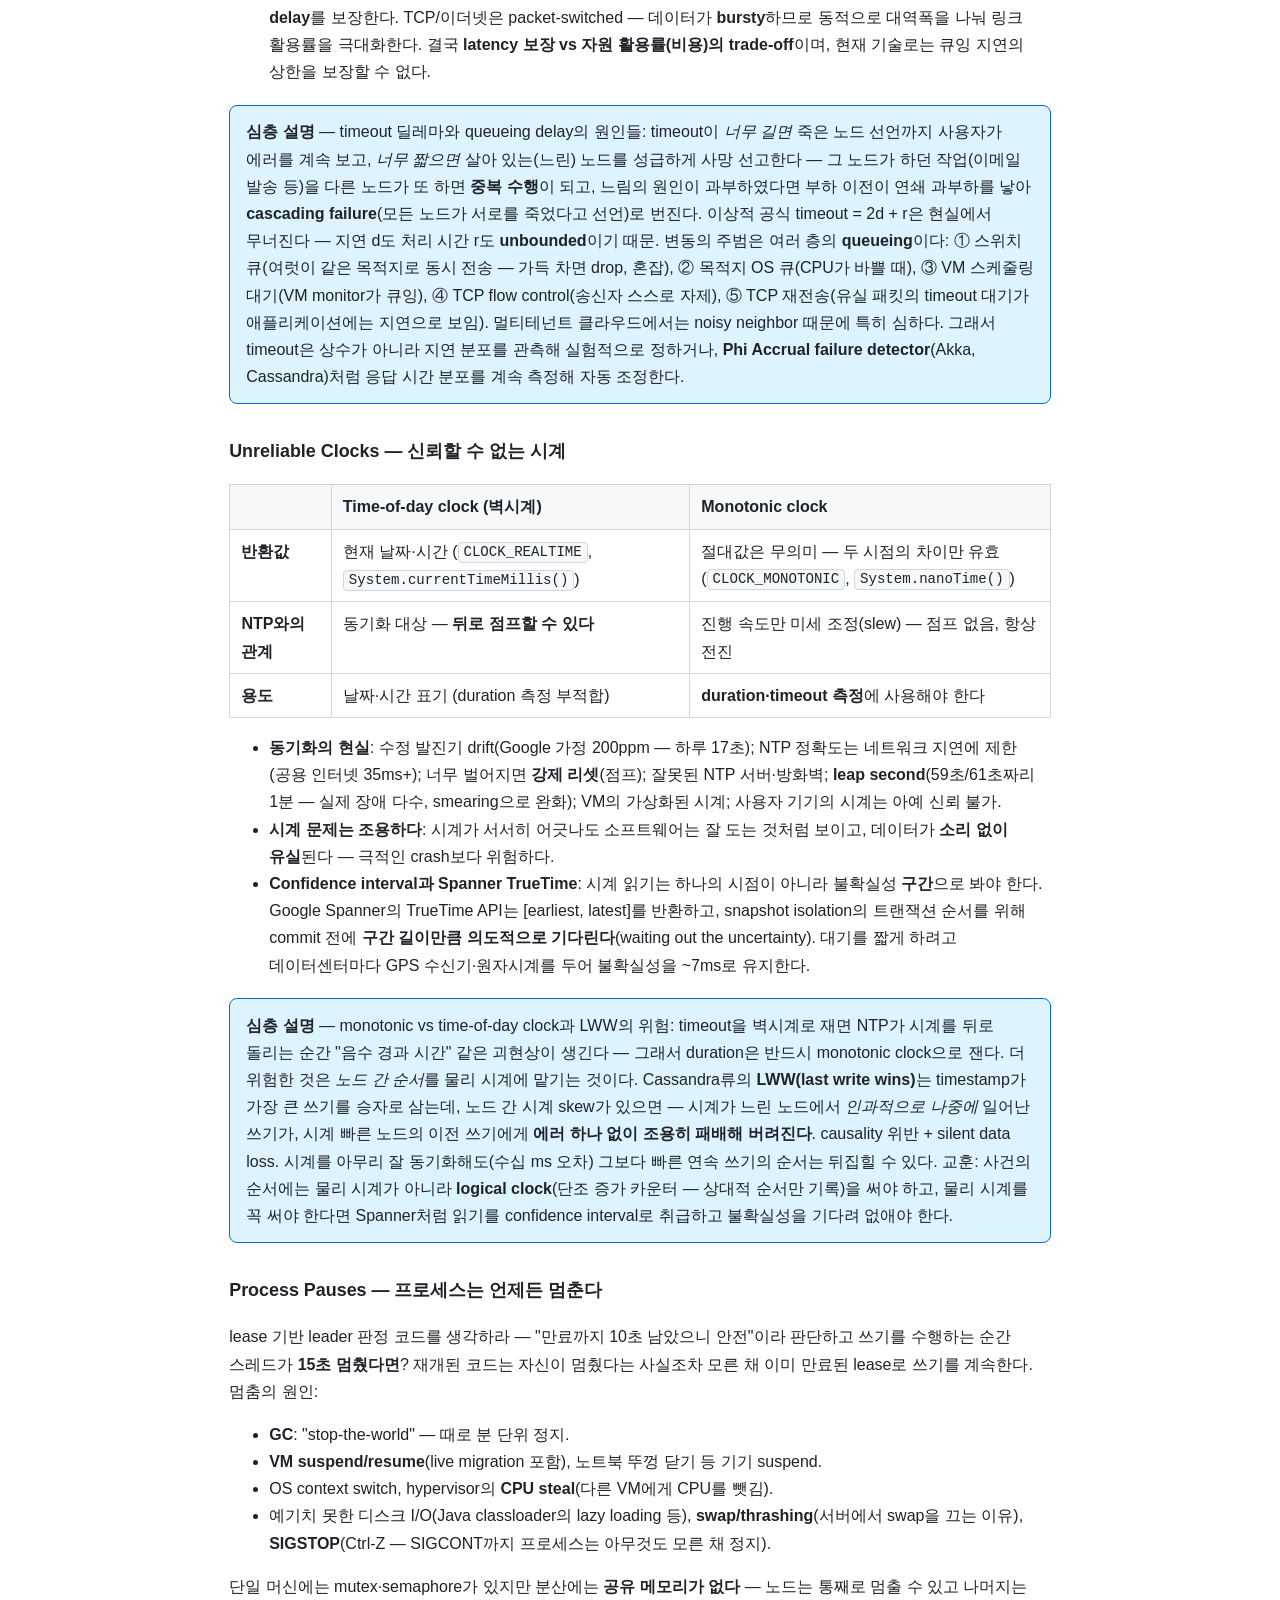
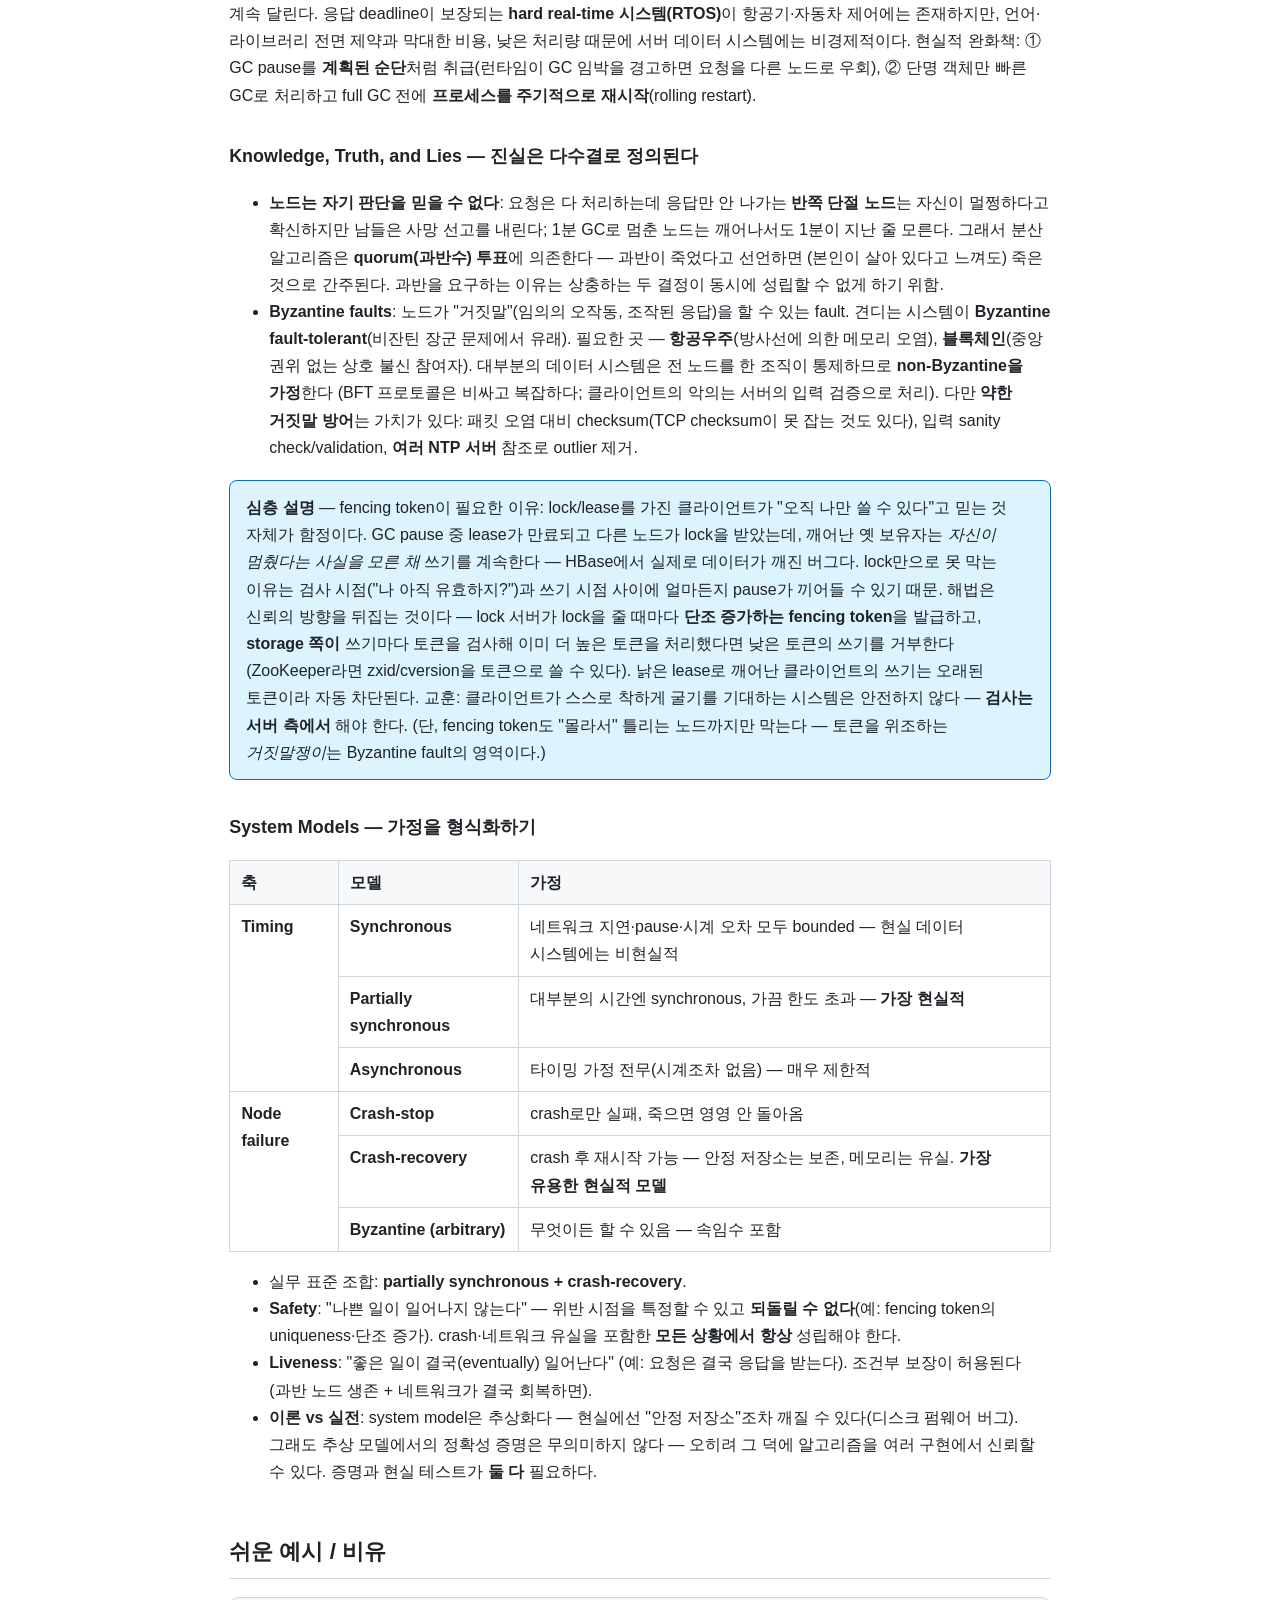
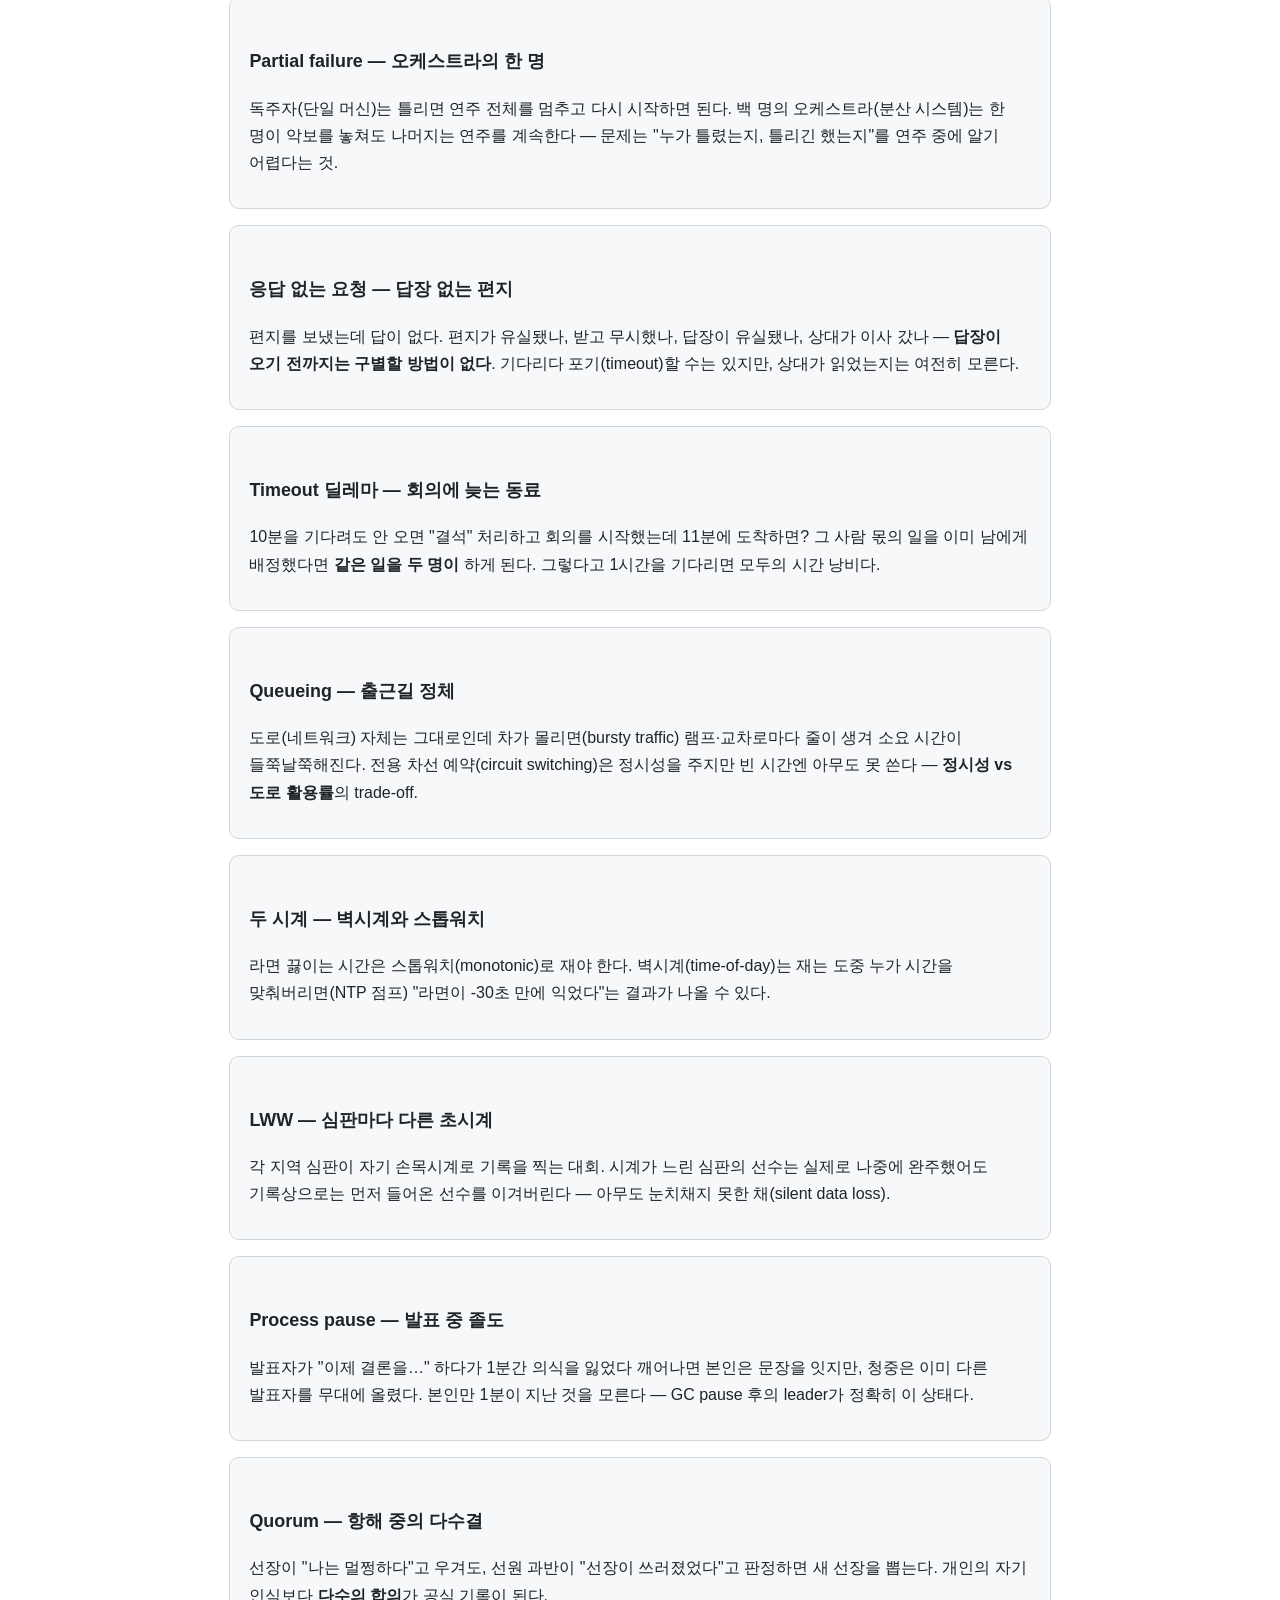
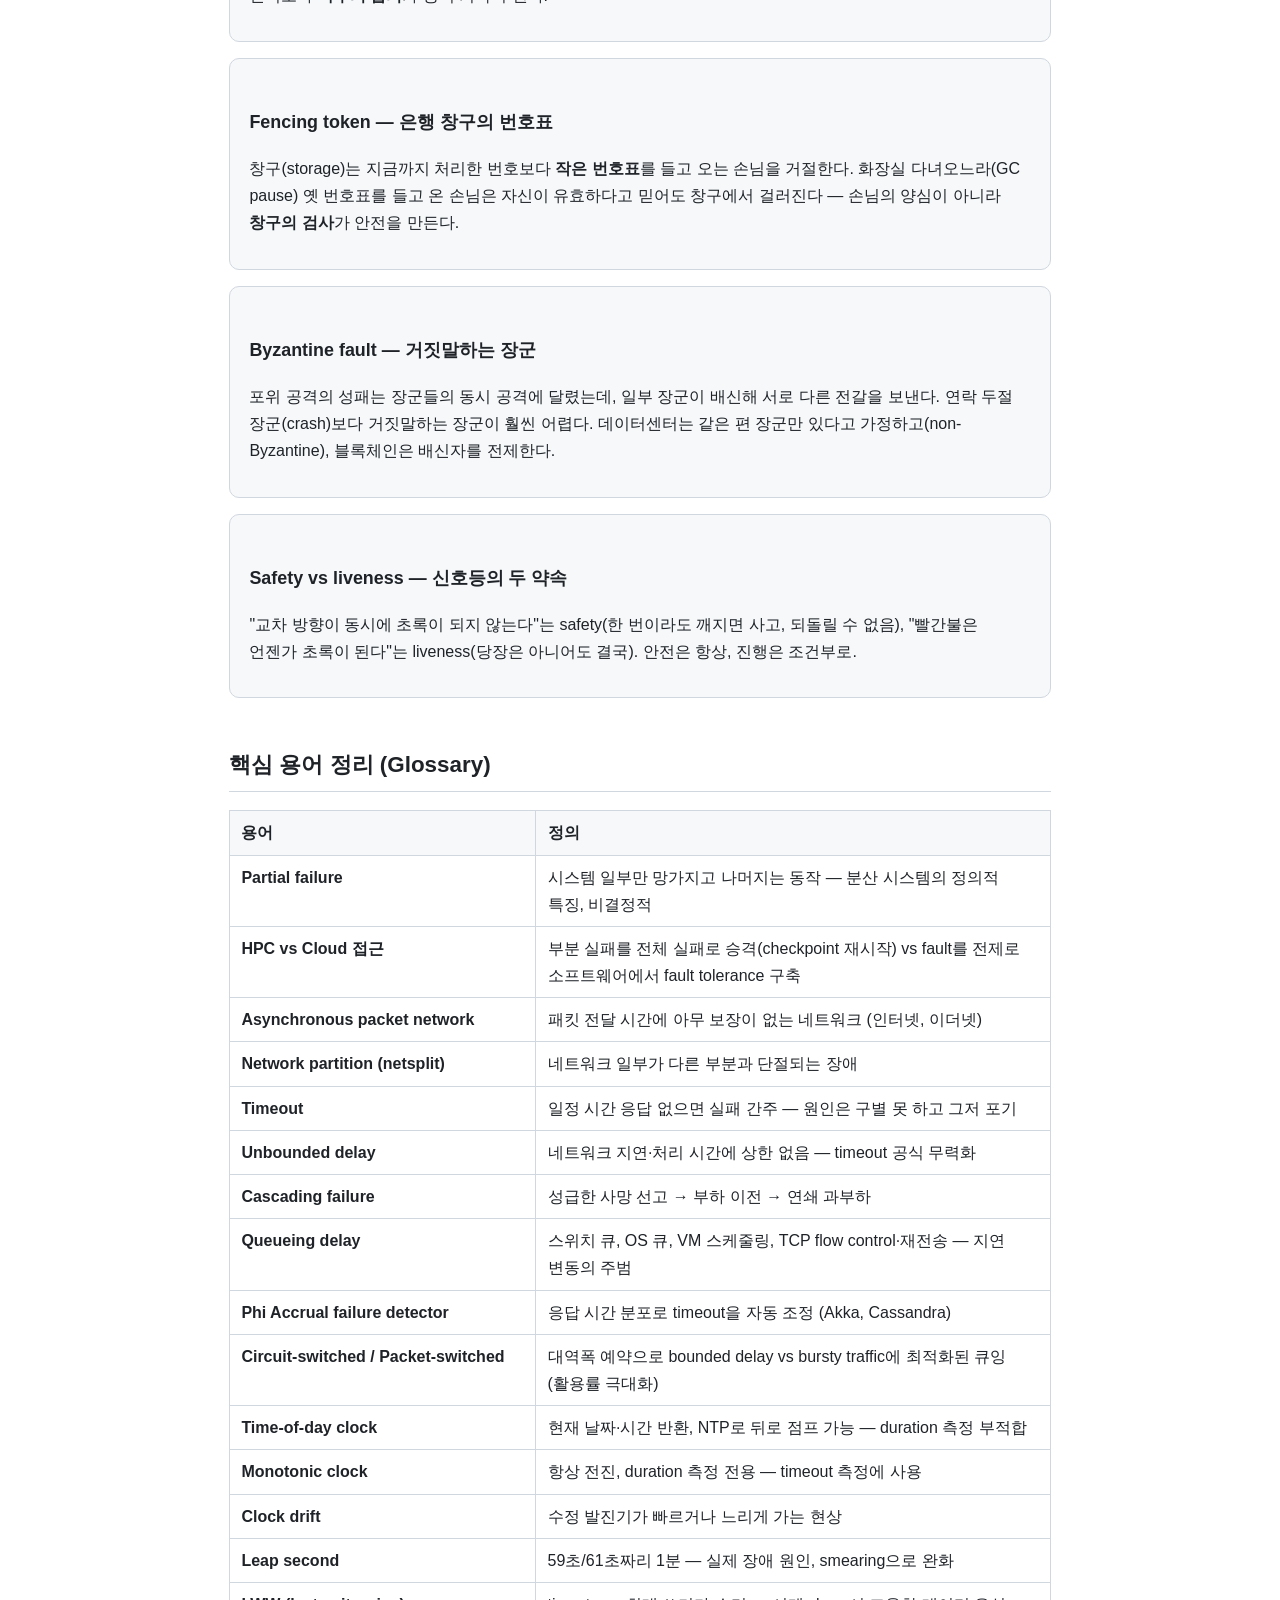
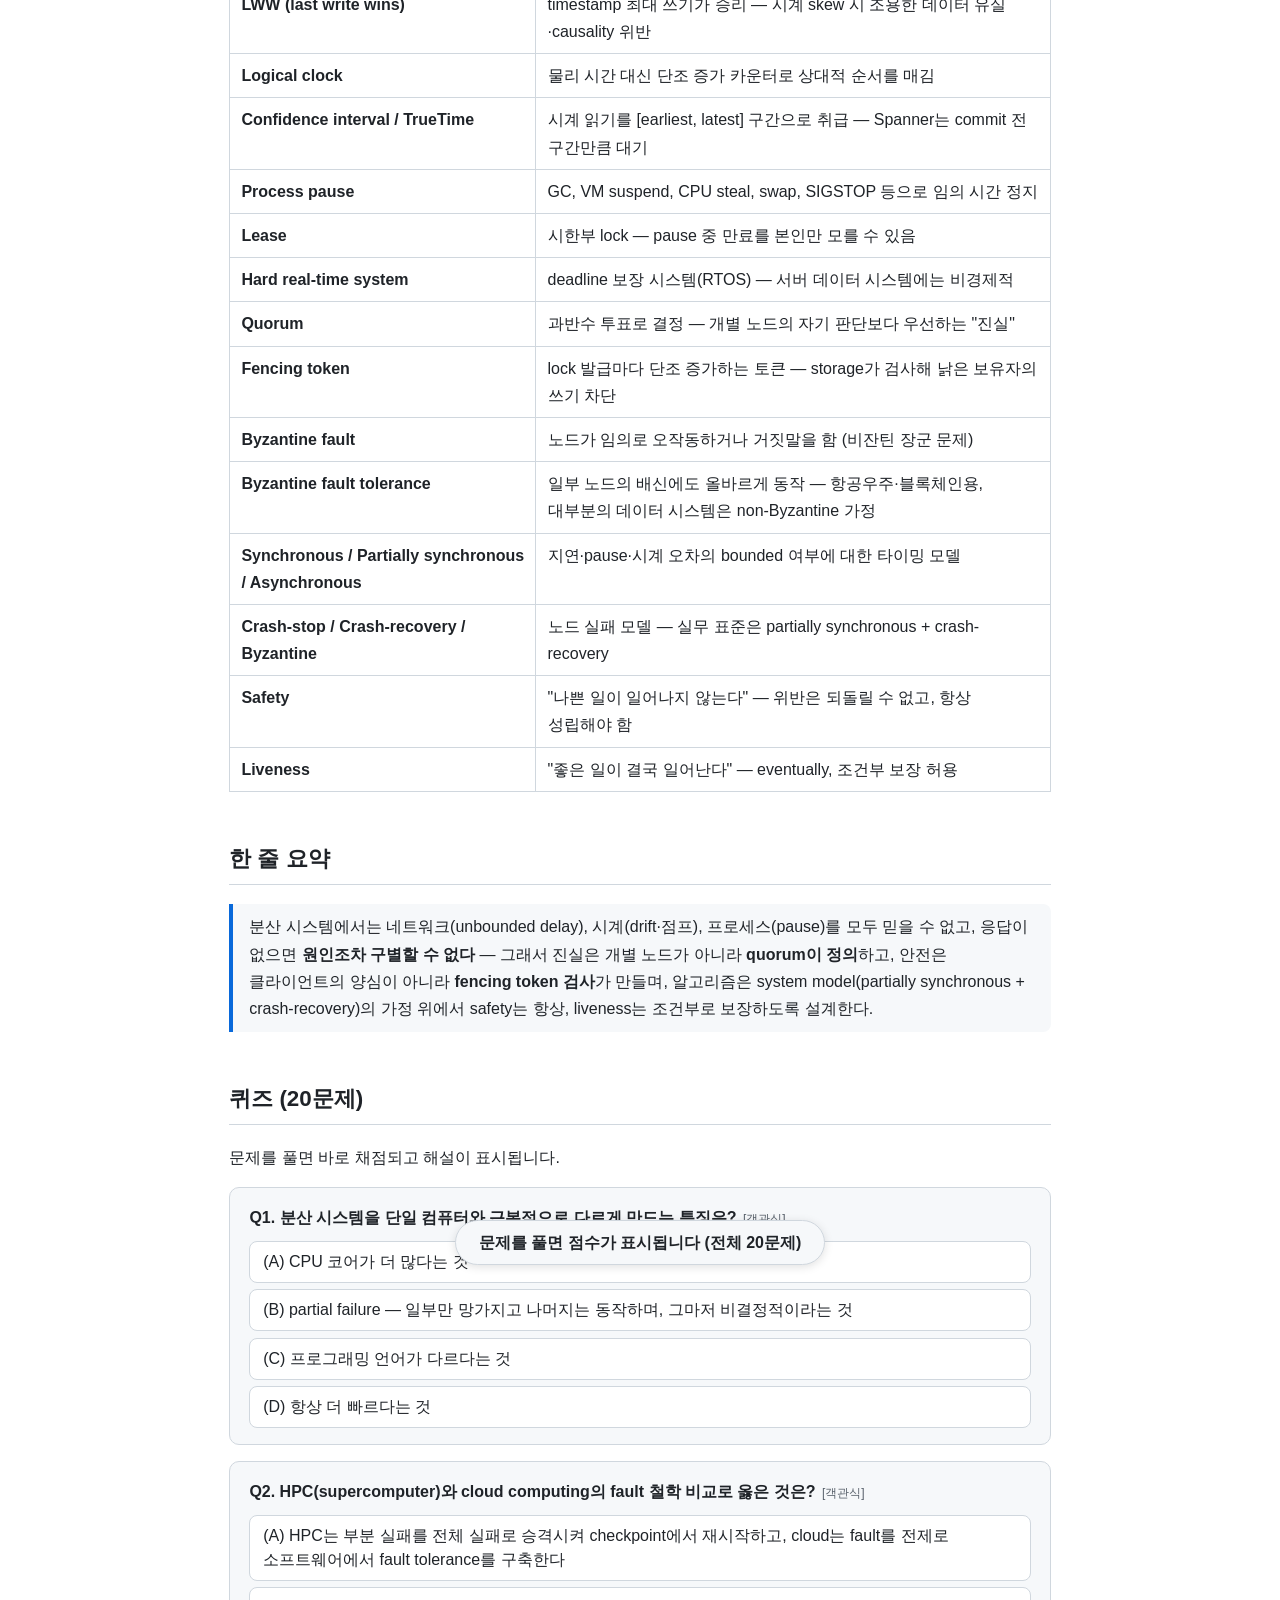
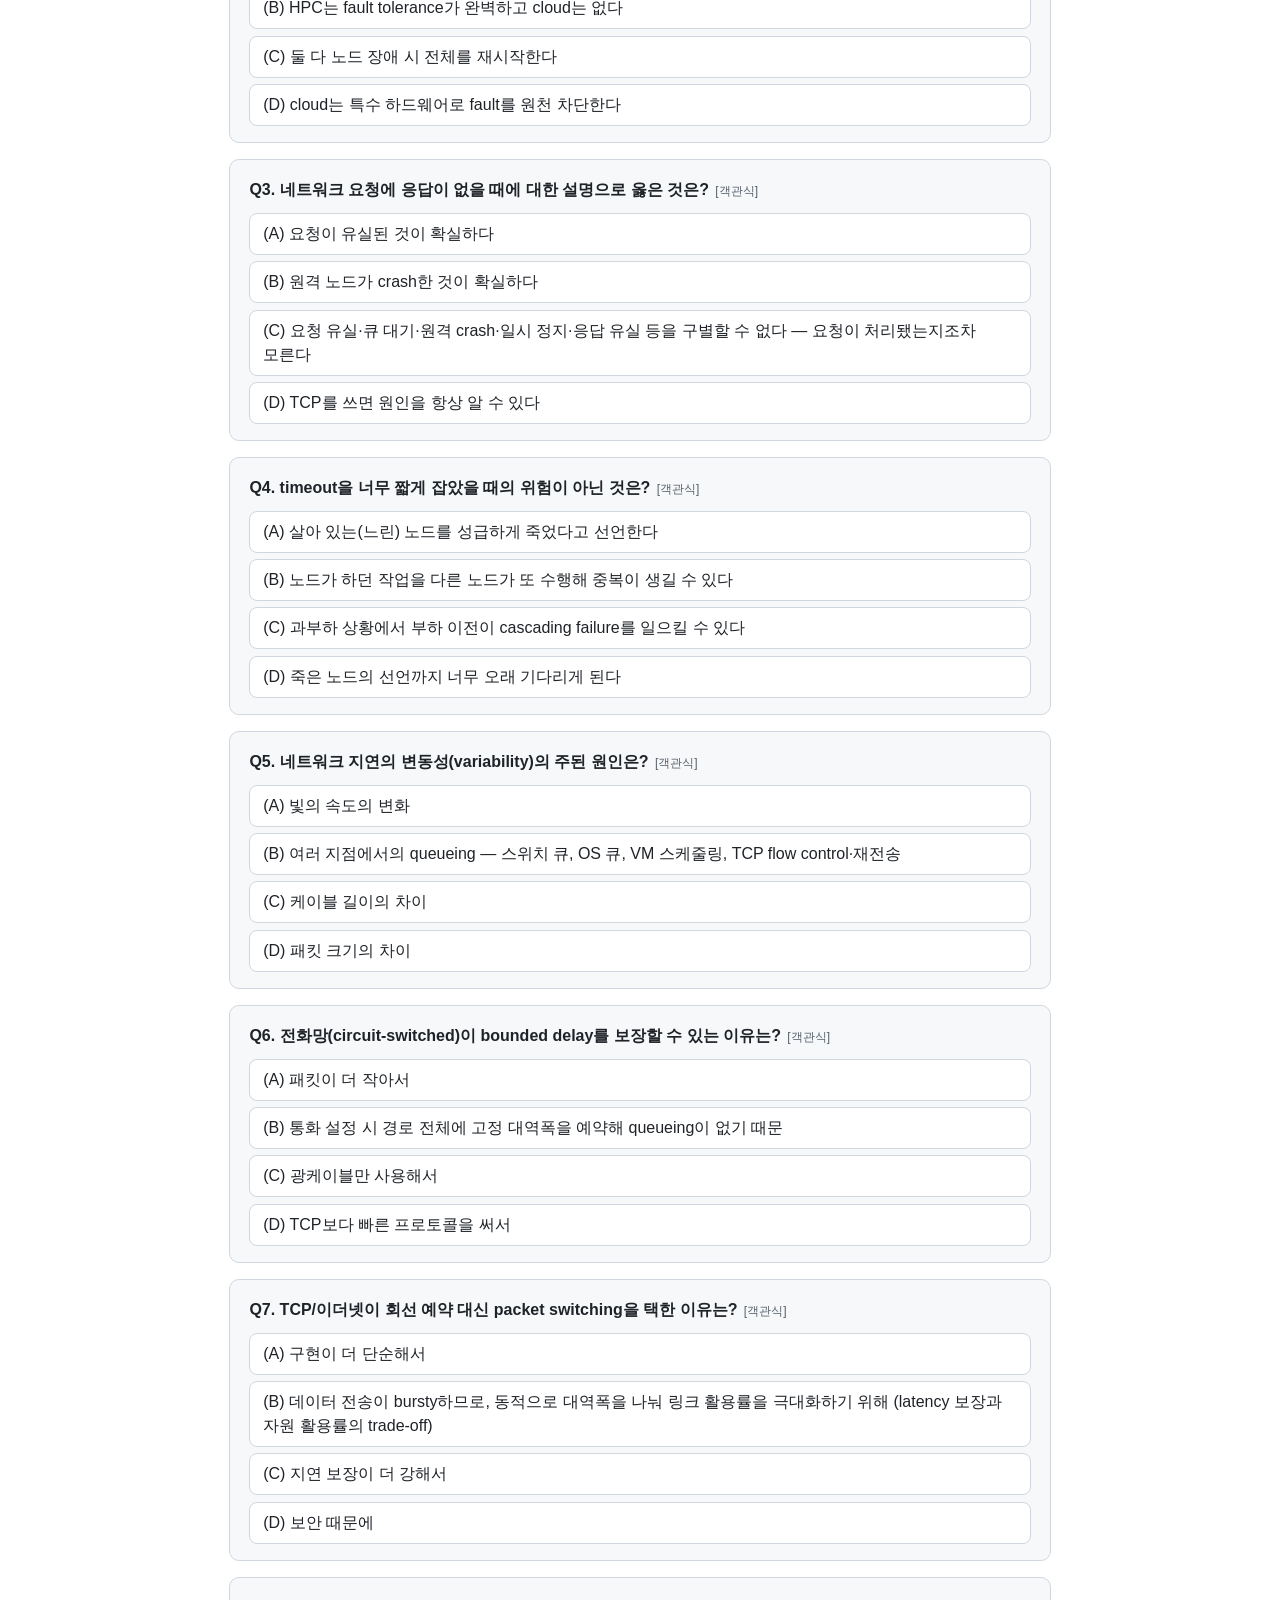
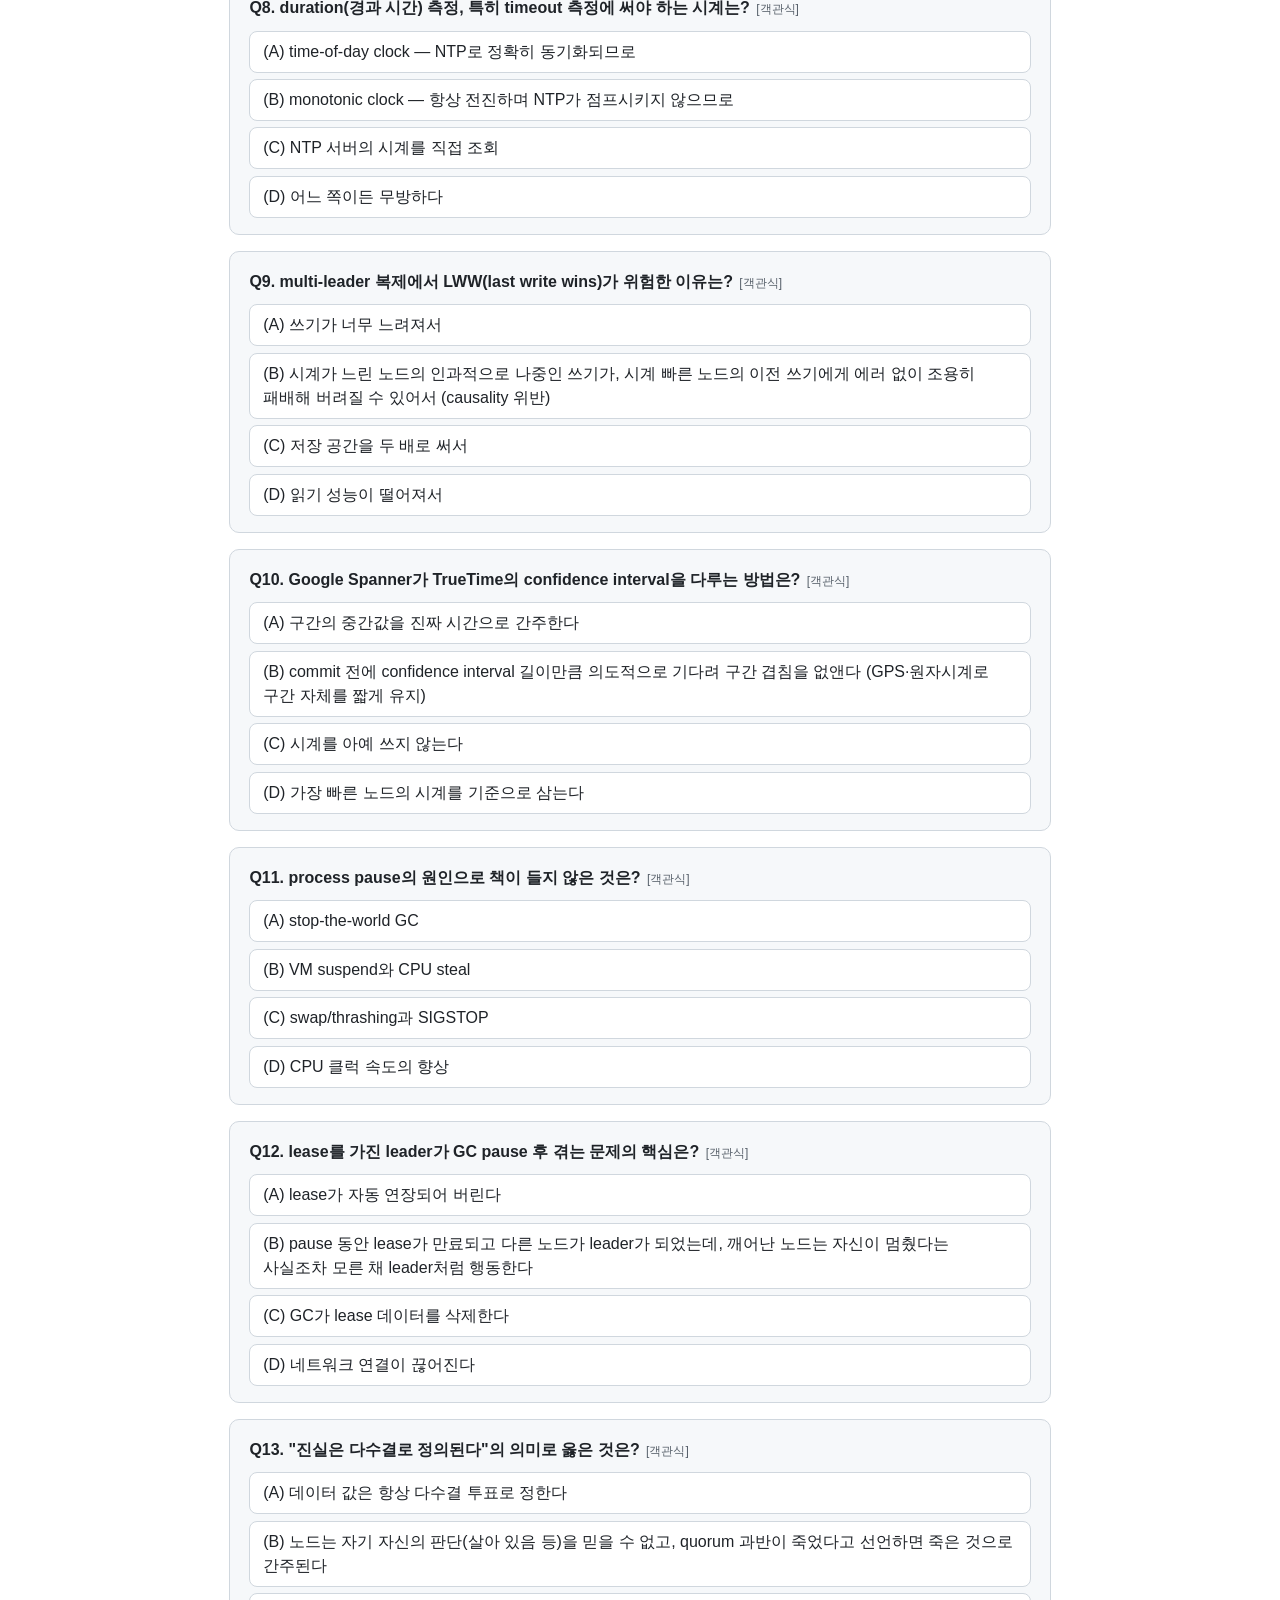
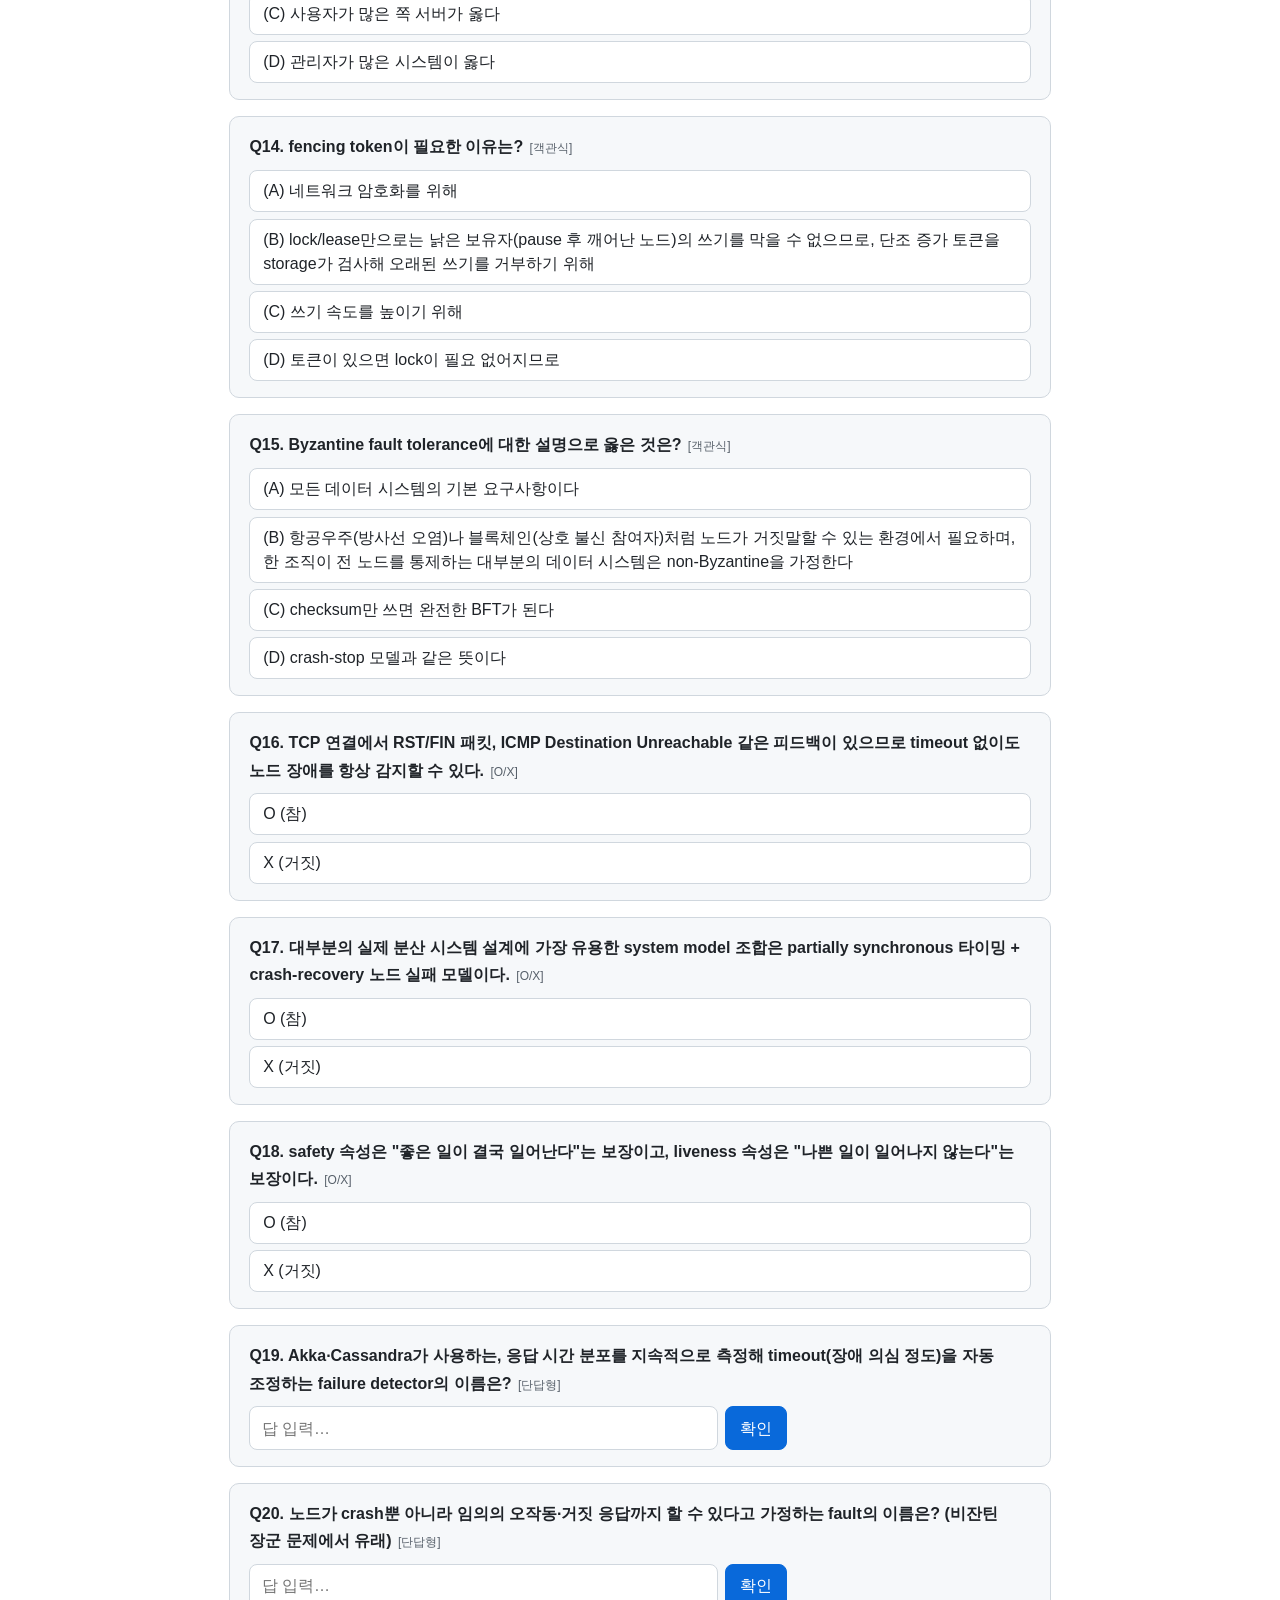
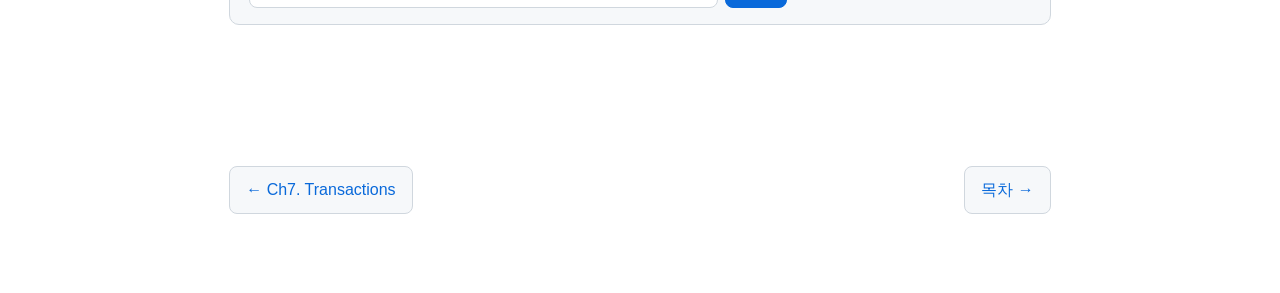
<file: docs/ch08.html>
<!doctype html>
<html lang="ko">
  <head>
    <meta charset="utf-8" />
    <meta name="viewport" content="width=device-width, initial-scale=1" />
    <title>Ch8. The Trouble with Distributed Systems — DDIA 학습 노트</title>
    <link rel="stylesheet" href="assets/style.css" />
  </head>
  <body>
    <header class="site-header">
      <a href="index.html">📚 DDIA 학습 노트</a>
      <nav>
        <a href="ch01.html">Ch1</a>
        <a href="ch02.html">Ch2</a>
        <a href="ch03.html">Ch3</a>
        <a href="ch04.html">Ch4</a>
        <a href="ch05.html">Ch5</a>
        <a href="ch06.html">Ch6</a>
        <a href="ch07.html">Ch7</a>
        <a href="ch08.html" class="active">Ch8</a>
    <a href="ch09.html">Ch9</a>
    <a href="ch10.html">Ch10</a>
    <a href="ch11.html">Ch11</a>
    <a href="ch12.html">Ch12</a>
      </nav>
    </header>
    <main>
      <h1>Ch8. The Trouble with Distributed Systems</h1>
      <p class="subtitle">
        잘못될 수 있는 것은 반드시 잘못된다 — 신뢰할 수 없는 네트워크·시계·
        프로세스 위에서 <strong>partial failure</strong>와 함께 사는 법, 그리고
        quorum·fencing token·system model로 "진실"을 정의하는 법
      </p>

      <h2>챕터 개요</h2>
      <p>
        단일 머신의 소프트웨어는 결정적(deterministic)이다 — 하드웨어가 멀쩡하면
        같은 연산은 항상 같은 결과를 내고, 고장 나면 시스템 전체가 죽는다(전부
        아니면 전무). 분산 시스템의 정의적 특징은
        <strong>partial failure(부분 실패)</strong> — 일부는 망가졌는데 나머지는
        멀쩡히 동작하는 상태 — 이며, 게다가 부분 실패는
        <strong>비결정적(nondeterministic)</strong>이다. 뭔가가 성공했는지조차
        알 수 없을 때가 있다.
      </p>
      <p>
        믿을 수 없는 것은 세 가지다: <strong>네트워크</strong>(패킷은
        유실·지연되고 응답이 없으면 원인을 알 수 없다),
        <strong>시계</strong>(노드마다 다르게 흐르고 툭하면 튄다),
        <strong>프로세스 자체</strong>(GC 등으로 언제든 멈춘다). 결론은
        역설적이다 —
        <strong>신뢰할 수 없는 부품들로 신뢰할 수 있는 시스템을 짓는 것</strong
        >이 분산 시스템 엔지니어링의 본질이다.
      </p>
      <blockquote>
        <strong>Supercomputer(HPC) vs Cloud</strong> — HPC는 한 노드가 죽으면
        전체 작업을 멈추고 checkpoint에서 재시작한다: 부분 실패를 전체 실패로
        <strong>승격</strong>시켜 단일 머신처럼 다룬다. cloud computing은
        상용(commodity) 하드웨어 위에서 온라인 서비스를 멈출 수 없으므로,
        <strong>fault를 전제하고 소프트웨어로 fault tolerance를 구축</strong
        >한다 — "고장은 언제나 어딘가에서 일어나고 있다". TCP가 신뢰성 낮은 IP
        위에 쌓이듯, 신뢰성 낮은 층 위에 더 신뢰성 높은 층을 쌓는다.
      </blockquote>

      <h2>핵심 개념 정리</h2>

      <h3>Unreliable Networks — 신뢰할 수 없는 네트워크</h3>
      <p>
        인터넷과 데이터센터 네트워크는
        <strong>asynchronous packet network</strong>다 — 패킷 전달 시간에 아무
        보장이 없다. 요청을 보내고 응답을 기다릴 때 잘못될 수 있는 경우:
      </p>
      <table>
        <thead>
          <tr>
            <th>#</th>
            <th>무엇이 잘못되나</th>
            <th>예</th>
          </tr>
        </thead>
        <tbody>
          <tr>
            <td>1</td>
            <td>요청이 <strong>유실</strong>됨</td>
            <td>케이블 뽑힘</td>
          </tr>
          <tr>
            <td>2</td>
            <td>요청이 <strong>queue에서 대기</strong> 중</td>
            <td>수신자 과부하 — 나중에 전달됨</td>
          </tr>
          <tr>
            <td>3</td>
            <td>원격 노드가 <strong>crash</strong>했음</td>
            <td>전원 차단</td>
          </tr>
          <tr>
            <td>4</td>
            <td>원격 노드가 <strong>일시 정지</strong> 후 재개</td>
            <td>GC pause — 죽은 게 아니다</td>
          </tr>
          <tr>
            <td>5</td>
            <td>처리됐는데 <strong>응답이 유실</strong>됨</td>
            <td>스위치 설정 오류</td>
          </tr>
          <tr>
            <td>6</td>
            <td>응답이 <strong>지연</strong>됨</td>
            <td>네트워크·수신자 과부하</td>
          </tr>
        </tbody>
      </table>
      <p>
        핵심: 응답을 받지 못하면 <strong>이 경우들을 구별할 수 없다</strong> —
        요청이 갔는지, 처리됐는지조차 모른다. 유일한 정보는 "아직 응답이
        없다"뿐이고, 실무적 대응은 <strong>timeout</strong>이다. 하지만
        timeout이 나도 상대가 요청을 처리했는지는 여전히 모른다 — 그저 포기하는
        것이다.
      </p>
      <ul>
        <li>
          <strong>Network faults in practice</strong>: 한 중견 데이터센터
          연구에서 월 ~12건의 네트워크 장애; EC2는 transient glitch로 유명;
          상어가 해저 케이블을 물어뜯고; 스위치 설정 오류로
          <strong>한 방향으로만</strong> 패킷이 흐르기도 한다. 네트워크 일부가
          단절되는 것이 <strong>network partition(netsplit)</strong>. 장애는
          없앨 수 없으므로 소프트웨어의 대응을 Chaos Monkey류로
          <strong>테스트</strong>해야 한다.
        </li>
        <li>
          <strong>Detecting faults</strong>: 일부 피드백은 있다 — 프로세스가
          죽고 OS는 살아 있으면 <strong>RST/FIN</strong>으로 연결 거부; crash를
          스크립트가 다른 노드에 통지(HBase); 스위치 관리 인터페이스의 링크 다운
          감지; ICMP Destination Unreachable. 그러나 모두 있을 수도 없을 수도
          있는 부가 정보 — 처리 확신은 애플리케이션의 긍정 응답뿐이고, 결국
          <strong>timeout에 의존</strong>한다.
        </li>
        <li>
          <strong>Sync vs async network</strong>: 전화망(circuit-switched)은
          경로 전체에 대역폭을 <strong>예약</strong>해 큐잉이 없고
          <strong>bounded delay</strong>를 보장한다. TCP/이더넷은
          packet-switched — 데이터가 <strong>bursty</strong>하므로 동적으로
          대역폭을 나눠 링크 활용률을 극대화한다. 결국
          <strong>latency 보장 vs 자원 활용률(비용)의 trade-off</strong>이며,
          현재 기술로는 큐잉 지연의 상한을 보장할 수 없다.
        </li>
      </ul>
      <div class="callout">
        <strong>심층 설명</strong> — timeout 딜레마와 queueing delay의 원인들:
        timeout이 <em>너무 길면</em> 죽은 노드 선언까지 사용자가 에러를 계속
        보고, <em>너무 짧으면</em> 살아 있는(느린) 노드를 성급하게 사망 선고한다
        — 그 노드가 하던 작업(이메일 발송 등)을 다른 노드가 또 하면
        <strong>중복 수행</strong>이 되고, 느림의 원인이 과부하였다면 부하
        이전이 연쇄 과부하를 낳아 <strong>cascading failure</strong>(모든 노드가
        서로를 죽었다고 선언)로 번진다. 이상적 공식 timeout = 2d + r은 현실에서
        무너진다 — 지연 d도 처리 시간 r도 <strong>unbounded</strong>이기 때문.
        변동의 주범은 여러 층의 <strong>queueing</strong>이다: ① 스위치
        큐(여럿이 같은 목적지로 동시 전송 — 가득 차면 drop, 혼잡), ② 목적지 OS
        큐(CPU가 바쁠 때), ③ VM 스케줄링 대기(VM monitor가 큐잉), ④ TCP flow
        control(송신자 스스로 자제), ⑤ TCP 재전송(유실 패킷의 timeout 대기가
        애플리케이션에는 지연으로 보임). 멀티테넌트 클라우드에서는 noisy
        neighbor 때문에 특히 심하다. 그래서 timeout은 상수가 아니라 지연 분포를
        관측해 실험적으로 정하거나,
        <strong>Phi Accrual failure detector</strong>(Akka, Cassandra)처럼 응답
        시간 분포를 계속 측정해 자동 조정한다.
      </div>

      <h3>Unreliable Clocks — 신뢰할 수 없는 시계</h3>
      <table>
        <thead>
          <tr>
            <th></th>
            <th>Time-of-day clock (벽시계)</th>
            <th>Monotonic clock</th>
          </tr>
        </thead>
        <tbody>
          <tr>
            <td><strong>반환값</strong></td>
            <td>
              현재 날짜·시간 (<code>CLOCK_REALTIME</code>,
              <code>System.currentTimeMillis()</code>)
            </td>
            <td>
              절대값은 무의미 — 두 시점의 차이만 유효
              (<code>CLOCK_MONOTONIC</code>, <code>System.nanoTime()</code>)
            </td>
          </tr>
          <tr>
            <td><strong>NTP와의 관계</strong></td>
            <td>동기화 대상 — <strong>뒤로 점프할 수 있다</strong></td>
            <td>진행 속도만 미세 조정(slew) — 점프 없음, 항상 전진</td>
          </tr>
          <tr>
            <td><strong>용도</strong></td>
            <td>날짜·시간 표기 (duration 측정 부적합)</td>
            <td><strong>duration·timeout 측정</strong>에 사용해야 한다</td>
          </tr>
        </tbody>
      </table>
      <ul>
        <li>
          <strong>동기화의 현실</strong>: 수정 발진기 drift(Google 가정 200ppm —
          하루 17초); NTP 정확도는 네트워크 지연에 제한(공용 인터넷 35ms+); 너무
          벌어지면 <strong>강제 리셋</strong>(점프); 잘못된 NTP 서버·방화벽;
          <strong>leap second</strong>(59초/61초짜리 1분 — 실제 장애 다수,
          smearing으로 완화); VM의 가상화된 시계; 사용자 기기의 시계는 아예 신뢰
          불가.
        </li>
        <li>
          <strong>시계 문제는 조용하다</strong>: 시계가 서서히 어긋나도
          소프트웨어는 잘 도는 것처럼 보이고, 데이터가
          <strong>소리 없이 유실</strong>된다 — 극적인 crash보다 위험하다.
        </li>
        <li>
          <strong>Confidence interval과 Spanner TrueTime</strong>: 시계 읽기는
          하나의 시점이 아니라 불확실성 <strong>구간</strong>으로 봐야 한다.
          Google Spanner의 TrueTime API는 [earliest, latest]를 반환하고,
          snapshot isolation의 트랜잭션 순서를 위해 commit 전에
          <strong>구간 길이만큼 의도적으로 기다린다</strong>(waiting out the
          uncertainty). 대기를 짧게 하려고 데이터센터마다 GPS 수신기·원자시계를
          두어 불확실성을 ~7ms로 유지한다.
        </li>
      </ul>
      <div class="callout">
        <strong>심층 설명</strong> — monotonic vs time-of-day clock과 LWW의
        위험: timeout을 벽시계로 재면 NTP가 시계를 뒤로 돌리는 순간 "음수 경과
        시간" 같은 괴현상이 생긴다 — 그래서 duration은 반드시 monotonic
        clock으로 잰다. 더 위험한 것은 <em>노드 간 순서</em>를 물리 시계에
        맡기는 것이다. Cassandra류의 <strong>LWW(last write wins)</strong>는
        timestamp가 가장 큰 쓰기를 승자로 삼는데, 노드 간 시계 skew가 있으면 —
        시계가 느린 노드에서 <em>인과적으로 나중에</em> 일어난 쓰기가, 시계 빠른
        노드의 이전 쓰기에게
        <strong>에러 하나 없이 조용히 패배해 버려진다</strong>. causality 위반 +
        silent data loss. 시계를 아무리 잘 동기화해도(수십 ms 오차) 그보다 빠른
        연속 쓰기의 순서는 뒤집힐 수 있다. 교훈: 사건의 순서에는 물리 시계가
        아니라 <strong>logical clock</strong>(단조 증가 카운터 — 상대적 순서만
        기록)을 써야 하고, 물리 시계를 꼭 써야 한다면 Spanner처럼 읽기를
        confidence interval로 취급하고 불확실성을 기다려 없애야 한다.
      </div>

      <h3>Process Pauses — 프로세스는 언제든 멈춘다</h3>
      <p>
        lease 기반 leader 판정 코드를 생각하라 — "만료까지 10초 남았으니
        안전"이라 판단하고 쓰기를 수행하는 순간 스레드가
        <strong>15초 멈췄다면</strong>? 재개된 코드는 자신이 멈췄다는 사실조차
        모른 채 이미 만료된 lease로 쓰기를 계속한다. 멈춤의 원인:
      </p>
      <ul>
        <li><strong>GC</strong>: "stop-the-world" — 때로 분 단위 정지.</li>
        <li>
          <strong>VM suspend/resume</strong>(live migration 포함), 노트북 뚜껑
          닫기 등 기기 suspend.
        </li>
        <li>
          OS context switch, hypervisor의 <strong>CPU steal</strong>(다른 VM에게
          CPU를 뺏김).
        </li>
        <li>
          예기치 못한 디스크 I/O(Java classloader의 lazy loading 등),
          <strong>swap/thrashing</strong>(서버에서 swap을 끄는 이유),
          <strong>SIGSTOP</strong>(Ctrl-Z — SIGCONT까지 프로세스는 아무것도 모른
          채 정지).
        </li>
      </ul>
      <p>
        단일 머신에는 mutex·semaphore가 있지만 분산에는
        <strong>공유 메모리가 없다</strong> — 노드는 통째로 멈출 수 있고
        나머지는 계속 달린다. 응답 deadline이 보장되는
        <strong>hard real-time 시스템(RTOS)</strong>이 항공기·자동차 제어에는
        존재하지만, 언어·라이브러리 전면 제약과 막대한 비용, 낮은 처리량 때문에
        서버 데이터 시스템에는 비경제적이다. 현실적 완화책: ① GC pause를
        <strong>계획된 순단</strong>처럼 취급(런타임이 GC 임박을 경고하면 요청을
        다른 노드로 우회), ② 단명 객체만 빠른 GC로 처리하고 full GC 전에
        <strong>프로세스를 주기적으로 재시작</strong>(rolling restart).
      </p>

      <h3>Knowledge, Truth, and Lies — 진실은 다수결로 정의된다</h3>
      <ul>
        <li>
          <strong>노드는 자기 판단을 믿을 수 없다</strong>: 요청은 다 처리하는데
          응답만 안 나가는 <strong>반쪽 단절 노드</strong>는 자신이 멀쩡하다고
          확신하지만 남들은 사망 선고를 내린다; 1분 GC로 멈춘 노드는 깨어나서도
          1분이 지난 줄 모른다. 그래서 분산 알고리즘은
          <strong>quorum(과반수) 투표</strong>에 의존한다 — 과반이 죽었다고
          선언하면 (본인이 살아 있다고 느껴도) 죽은 것으로 간주된다. 과반을
          요구하는 이유는 상충하는 두 결정이 동시에 성립할 수 없게 하기 위함.
        </li>
        <li>
          <strong>Byzantine faults</strong>: 노드가 "거짓말"(임의의 오작동,
          조작된 응답)을 할 수 있는 fault. 견디는 시스템이
          <strong>Byzantine fault-tolerant</strong>(비잔틴 장군 문제에서 유래).
          필요한 곳 — <strong>항공우주</strong>(방사선에 의한 메모리 오염),
          <strong>블록체인</strong>(중앙 권위 없는 상호 불신 참여자). 대부분의
          데이터 시스템은 전 노드를 한 조직이 통제하므로
          <strong>non-Byzantine을 가정</strong>한다 (BFT 프로토콜은 비싸고
          복잡하다; 클라이언트의 악의는 서버의 입력 검증으로 처리). 다만
          <strong>약한 거짓말 방어</strong>는 가치가 있다: 패킷 오염 대비
          checksum(TCP checksum이 못 잡는 것도 있다), 입력 sanity
          check/validation, <strong>여러 NTP 서버</strong> 참조로 outlier 제거.
        </li>
      </ul>
      <div class="callout">
        <strong>심층 설명</strong> — fencing token이 필요한 이유: lock/lease를
        가진 클라이언트가 "오직 나만 쓸 수 있다"고 믿는 것 자체가 함정이다. GC
        pause 중 lease가 만료되고 다른 노드가 lock을 받았는데, 깨어난 옛
        보유자는 <em>자신이 멈췄다는 사실을 모른 채</em> 쓰기를 계속한다 —
        HBase에서 실제로 데이터가 깨진 버그다. lock만으로 못 막는 이유는 검사
        시점("나 아직 유효하지?")과 쓰기 시점 사이에 얼마든지 pause가 끼어들 수
        있기 때문. 해법은 신뢰의 방향을 뒤집는 것이다 — lock 서버가 lock을 줄
        때마다 <strong>단조 증가하는 fencing token</strong>을 발급하고,
        <strong>storage 쪽이</strong> 쓰기마다 토큰을 검사해 이미 더 높은 토큰을
        처리했다면 낮은 토큰의 쓰기를 거부한다(ZooKeeper라면 zxid/cversion을
        토큰으로 쓸 수 있다). 낡은 lease로 깨어난 클라이언트의 쓰기는 오래된
        토큰이라 자동 차단된다. 교훈: 클라이언트가 스스로 착하게 굴기를 기대하는
        시스템은 안전하지 않다 — <strong>검사는 서버 측에서</strong> 해야 한다.
        (단, fencing token도 "몰라서" 틀리는 노드까지만 막는다 — 토큰을 위조하는
        <em>거짓말쟁이</em>는 Byzantine fault의 영역이다.)
      </div>

      <h3>System Models — 가정을 형식화하기</h3>
      <table>
        <thead>
          <tr>
            <th>축</th>
            <th>모델</th>
            <th>가정</th>
          </tr>
        </thead>
        <tbody>
          <tr>
            <td rowspan="3"><strong>Timing</strong></td>
            <td><strong>Synchronous</strong></td>
            <td>
              네트워크 지연·pause·시계 오차 모두 bounded — 현실 데이터
              시스템에는 비현실적
            </td>
          </tr>
          <tr>
            <td><strong>Partially synchronous</strong></td>
            <td>
              대부분의 시간엔 synchronous, 가끔 한도 초과 —
              <strong>가장 현실적</strong>
            </td>
          </tr>
          <tr>
            <td><strong>Asynchronous</strong></td>
            <td>타이밍 가정 전무(시계조차 없음) — 매우 제한적</td>
          </tr>
          <tr>
            <td rowspan="3"><strong>Node failure</strong></td>
            <td><strong>Crash-stop</strong></td>
            <td>crash로만 실패, 죽으면 영영 안 돌아옴</td>
          </tr>
          <tr>
            <td><strong>Crash-recovery</strong></td>
            <td>
              crash 후 재시작 가능 — 안정 저장소는 보존, 메모리는 유실.
              <strong>가장 유용한 현실적 모델</strong>
            </td>
          </tr>
          <tr>
            <td><strong>Byzantine (arbitrary)</strong></td>
            <td>무엇이든 할 수 있음 — 속임수 포함</td>
          </tr>
        </tbody>
      </table>
      <ul>
        <li>
          실무 표준 조합:
          <strong>partially synchronous + crash-recovery</strong>.
        </li>
        <li>
          <strong>Safety</strong>: "나쁜 일이 일어나지 않는다" — 위반 시점을
          특정할 수 있고 <strong>되돌릴 수 없다</strong>(예: fencing token의
          uniqueness·단조 증가). crash·네트워크 유실을 포함한
          <strong>모든 상황에서 항상</strong> 성립해야 한다.
        </li>
        <li>
          <strong>Liveness</strong>: "좋은 일이 결국(eventually) 일어난다" (예:
          요청은 결국 응답을 받는다). 조건부 보장이 허용된다(과반 노드 생존 +
          네트워크가 결국 회복하면).
        </li>
        <li>
          <strong>이론 vs 실전</strong>: system model은 추상화다 — 현실에선
          "안정 저장소"조차 깨질 수 있다(디스크 펌웨어 버그). 그래도 추상
          모델에서의 정확성 증명은 무의미하지 않다 — 오히려 그 덕에 알고리즘을
          여러 구현에서 신뢰할 수 있다. 증명과 현실 테스트가
          <strong>둘 다</strong> 필요하다.
        </li>
      </ul>

      <h2>쉬운 예시 / 비유</h2>
      <div class="card">
        <h3>Partial failure — 오케스트라의 한 명</h3>
        <p>
          독주자(단일 머신)는 틀리면 연주 전체를 멈추고 다시 시작하면 된다. 백
          명의 오케스트라(분산 시스템)는 한 명이 악보를 놓쳐도 나머지는 연주를
          계속한다 — 문제는 "누가 틀렸는지, 틀리긴 했는지"를 연주 중에 알기
          어렵다는 것.
        </p>
      </div>
      <div class="card">
        <h3>응답 없는 요청 — 답장 없는 편지</h3>
        <p>
          편지를 보냈는데 답이 없다. 편지가 유실됐나, 받고 무시했나, 답장이
          유실됐나, 상대가 이사 갔나 —
          <strong>답장이 오기 전까지는 구별할 방법이 없다</strong>. 기다리다
          포기(timeout)할 수는 있지만, 상대가 읽었는지는 여전히 모른다.
        </p>
      </div>
      <div class="card">
        <h3>Timeout 딜레마 — 회의에 늦는 동료</h3>
        <p>
          10분을 기다려도 안 오면 "결석" 처리하고 회의를 시작했는데 11분에
          도착하면? 그 사람 몫의 일을 이미 남에게 배정했다면
          <strong>같은 일을 두 명이</strong> 하게 된다. 그렇다고 1시간을
          기다리면 모두의 시간 낭비다.
        </p>
      </div>
      <div class="card">
        <h3>Queueing — 출근길 정체</h3>
        <p>
          도로(네트워크) 자체는 그대로인데 차가 몰리면(bursty traffic)
          램프·교차로마다 줄이 생겨 소요 시간이 들쭉날쭉해진다. 전용 차선
          예약(circuit switching)은 정시성을 주지만 빈 시간엔 아무도 못 쓴다 —
          <strong>정시성 vs 도로 활용률</strong>의 trade-off.
        </p>
      </div>
      <div class="card">
        <h3>두 시계 — 벽시계와 스톱워치</h3>
        <p>
          라면 끓이는 시간은 스톱워치(monotonic)로 재야 한다.
          벽시계(time-of-day)는 재는 도중 누가 시간을 맞춰버리면(NTP 점프)
          "라면이 -30초 만에 익었다"는 결과가 나올 수 있다.
        </p>
      </div>
      <div class="card">
        <h3>LWW — 심판마다 다른 초시계</h3>
        <p>
          각 지역 심판이 자기 손목시계로 기록을 찍는 대회. 시계가 느린 심판의
          선수는 실제로 나중에 완주했어도 기록상으로는 먼저 들어온 선수를
          이겨버린다 — 아무도 눈치채지 못한 채(silent data loss).
        </p>
      </div>
      <div class="card">
        <h3>Process pause — 발표 중 졸도</h3>
        <p>
          발표자가 "이제 결론을…" 하다가 1분간 의식을 잃었다 깨어나면 본인은
          문장을 잇지만, 청중은 이미 다른 발표자를 무대에 올렸다. 본인만 1분이
          지난 것을 모른다 — GC pause 후의 leader가 정확히 이 상태다.
        </p>
      </div>
      <div class="card">
        <h3>Quorum — 항해 중의 다수결</h3>
        <p>
          선장이 "나는 멀쩡하다"고 우겨도, 선원 과반이 "선장이 쓰러졌었다"고
          판정하면 새 선장을 뽑는다. 개인의 자기 인식보다
          <strong>다수의 합의</strong>가 공식 기록이 된다.
        </p>
      </div>
      <div class="card">
        <h3>Fencing token — 은행 창구의 번호표</h3>
        <p>
          창구(storage)는 지금까지 처리한 번호보다
          <strong>작은 번호표</strong>를 들고 오는 손님을 거절한다. 화장실
          다녀오느라(GC pause) 옛 번호표를 들고 온 손님은 자신이 유효하다고
          믿어도 창구에서 걸러진다 — 손님의 양심이 아니라
          <strong>창구의 검사</strong>가 안전을 만든다.
        </p>
      </div>
      <div class="card">
        <h3>Byzantine fault — 거짓말하는 장군</h3>
        <p>
          포위 공격의 성패는 장군들의 동시 공격에 달렸는데, 일부 장군이 배신해
          서로 다른 전갈을 보낸다. 연락 두절 장군(crash)보다 거짓말하는 장군이
          훨씬 어렵다. 데이터센터는 같은 편 장군만 있다고
          가정하고(non-Byzantine), 블록체인은 배신자를 전제한다.
        </p>
      </div>
      <div class="card">
        <h3>Safety vs liveness — 신호등의 두 약속</h3>
        <p>
          "교차 방향이 동시에 초록이 되지 않는다"는 safety(한 번이라도 깨지면
          사고, 되돌릴 수 없음), "빨간불은 언젠가 초록이 된다"는 liveness(당장은
          아니어도 결국). 안전은 항상, 진행은 조건부로.
        </p>
      </div>

      <h2>핵심 용어 정리 (Glossary)</h2>
      <table>
        <thead>
          <tr>
            <th>용어</th>
            <th>정의</th>
          </tr>
        </thead>
        <tbody>
          <tr>
            <td><strong>Partial failure</strong></td>
            <td>
              시스템 일부만 망가지고 나머지는 동작 — 분산 시스템의 정의적 특징,
              비결정적
            </td>
          </tr>
          <tr>
            <td><strong>HPC vs Cloud 접근</strong></td>
            <td>
              부분 실패를 전체 실패로 승격(checkpoint 재시작) vs fault를 전제로
              소프트웨어에서 fault tolerance 구축
            </td>
          </tr>
          <tr>
            <td><strong>Asynchronous packet network</strong></td>
            <td>패킷 전달 시간에 아무 보장이 없는 네트워크 (인터넷, 이더넷)</td>
          </tr>
          <tr>
            <td><strong>Network partition (netsplit)</strong></td>
            <td>네트워크 일부가 다른 부분과 단절되는 장애</td>
          </tr>
          <tr>
            <td><strong>Timeout</strong></td>
            <td>
              일정 시간 응답 없으면 실패 간주 — 원인은 구별 못 하고 그저 포기
            </td>
          </tr>
          <tr>
            <td><strong>Unbounded delay</strong></td>
            <td>네트워크 지연·처리 시간에 상한 없음 — timeout 공식 무력화</td>
          </tr>
          <tr>
            <td><strong>Cascading failure</strong></td>
            <td>성급한 사망 선고 → 부하 이전 → 연쇄 과부하</td>
          </tr>
          <tr>
            <td><strong>Queueing delay</strong></td>
            <td>
              스위치 큐, OS 큐, VM 스케줄링, TCP flow control·재전송 — 지연
              변동의 주범
            </td>
          </tr>
          <tr>
            <td><strong>Phi Accrual failure detector</strong></td>
            <td>응답 시간 분포로 timeout을 자동 조정 (Akka, Cassandra)</td>
          </tr>
          <tr>
            <td><strong>Circuit-switched / Packet-switched</strong></td>
            <td>
              대역폭 예약으로 bounded delay vs bursty traffic에 최적화된 큐잉
              (활용률 극대화)
            </td>
          </tr>
          <tr>
            <td><strong>Time-of-day clock</strong></td>
            <td>
              현재 날짜·시간 반환, NTP로 뒤로 점프 가능 — duration 측정 부적합
            </td>
          </tr>
          <tr>
            <td><strong>Monotonic clock</strong></td>
            <td>항상 전진, duration 측정 전용 — timeout 측정에 사용</td>
          </tr>
          <tr>
            <td><strong>Clock drift</strong></td>
            <td>수정 발진기가 빠르거나 느리게 가는 현상</td>
          </tr>
          <tr>
            <td><strong>Leap second</strong></td>
            <td>59초/61초짜리 1분 — 실제 장애 원인, smearing으로 완화</td>
          </tr>
          <tr>
            <td><strong>LWW (last write wins)</strong></td>
            <td>
              timestamp 최대 쓰기가 승리 — 시계 skew 시 조용한 데이터
              유실·causality 위반
            </td>
          </tr>
          <tr>
            <td><strong>Logical clock</strong></td>
            <td>물리 시간 대신 단조 증가 카운터로 상대적 순서를 매김</td>
          </tr>
          <tr>
            <td><strong>Confidence interval / TrueTime</strong></td>
            <td>
              시계 읽기를 [earliest, latest] 구간으로 취급 — Spanner는 commit 전
              구간만큼 대기
            </td>
          </tr>
          <tr>
            <td><strong>Process pause</strong></td>
            <td>
              GC, VM suspend, CPU steal, swap, SIGSTOP 등으로 임의 시간 정지
            </td>
          </tr>
          <tr>
            <td><strong>Lease</strong></td>
            <td>시한부 lock — pause 중 만료를 본인만 모를 수 있음</td>
          </tr>
          <tr>
            <td><strong>Hard real-time system</strong></td>
            <td>
              deadline 보장 시스템(RTOS) — 서버 데이터 시스템에는 비경제적
            </td>
          </tr>
          <tr>
            <td><strong>Quorum</strong></td>
            <td>
              과반수 투표로 결정 — 개별 노드의 자기 판단보다 우선하는 "진실"
            </td>
          </tr>
          <tr>
            <td><strong>Fencing token</strong></td>
            <td>
              lock 발급마다 단조 증가하는 토큰 — storage가 검사해 낡은 보유자의
              쓰기 차단
            </td>
          </tr>
          <tr>
            <td><strong>Byzantine fault</strong></td>
            <td>노드가 임의로 오작동하거나 거짓말을 함 (비잔틴 장군 문제)</td>
          </tr>
          <tr>
            <td><strong>Byzantine fault tolerance</strong></td>
            <td>
              일부 노드의 배신에도 올바르게 동작 — 항공우주·블록체인용, 대부분의
              데이터 시스템은 non-Byzantine 가정
            </td>
          </tr>
          <tr>
            <td>
              <strong
                >Synchronous / Partially synchronous / Asynchronous</strong
              >
            </td>
            <td>지연·pause·시계 오차의 bounded 여부에 대한 타이밍 모델</td>
          </tr>
          <tr>
            <td><strong>Crash-stop / Crash-recovery / Byzantine</strong></td>
            <td>
              노드 실패 모델 — 실무 표준은 partially synchronous +
              crash-recovery
            </td>
          </tr>
          <tr>
            <td><strong>Safety</strong></td>
            <td>
              "나쁜 일이 일어나지 않는다" — 위반은 되돌릴 수 없고, 항상 성립해야
              함
            </td>
          </tr>
          <tr>
            <td><strong>Liveness</strong></td>
            <td>"좋은 일이 결국 일어난다" — eventually, 조건부 보장 허용</td>
          </tr>
        </tbody>
      </table>

      <h2>한 줄 요약</h2>
      <blockquote>
        분산 시스템에서는 네트워크(unbounded delay), 시계(drift·점프),
        프로세스(pause)를 모두 믿을 수 없고, 응답이 없으면
        <strong>원인조차 구별할 수 없다</strong> — 그래서 진실은 개별 노드가
        아니라 <strong>quorum이 정의</strong>하고, 안전은 클라이언트의 양심이
        아니라 <strong>fencing token 검사</strong>가 만들며, 알고리즘은 system
        model(partially synchronous + crash-recovery)의 가정 위에서 safety는
        항상, liveness는 조건부로 보장하도록 설계한다.
      </blockquote>

      <h2>퀴즈 (20문제)</h2>
      <p>문제를 풀면 바로 채점되고 해설이 표시됩니다.</p>
      <div id="quiz"></div>
      <div class="footer-nav">
        <a href="ch07.html">← Ch7. Transactions</a
        ><a href="index.html">목차 →</a>
      </div>
    </main>
    <script>
      window.QUIZ_DATA = [
        {
          type: "mcq",
          q: "분산 시스템을 단일 컴퓨터와 근본적으로 다르게 만드는 특징은?",
          options: [
            "CPU 코어가 더 많다는 것",
            "partial failure — 일부만 망가지고 나머지는 동작하며, 그마저 비결정적이라는 것",
            "프로그래밍 언어가 다르다는 것",
            "항상 더 빠르다는 것",
          ],
          answer: 1,
          expl: "단일 머신은 결정적(전부 아니면 전무)이지만, 분산 시스템은 일부만 망가지는 partial failure가 특징이며 그것이 비결정적이라는 점이 근본 차이다.",
        },
        {
          type: "mcq",
          q: "HPC(supercomputer)와 cloud computing의 fault 철학 비교로 옳은 것은?",
          options: [
            "HPC는 부분 실패를 전체 실패로 승격시켜 checkpoint에서 재시작하고, cloud는 fault를 전제로 소프트웨어에서 fault tolerance를 구축한다",
            "HPC는 fault tolerance가 완벽하고 cloud는 없다",
            "둘 다 노드 장애 시 전체를 재시작한다",
            "cloud는 특수 하드웨어로 fault를 원천 차단한다",
          ],
          answer: 0,
          expl: "HPC는 한 노드 장애 시 전체를 멈추고 checkpoint에서 재시작(단일 머신처럼 취급). cloud는 상용 하드웨어에서 fault를 상수로 보고 소프트웨어 차원의 fault tolerance로 무중단 서비스를 만든다.",
        },
        {
          type: "mcq",
          q: "네트워크 요청에 응답이 없을 때에 대한 설명으로 옳은 것은?",
          options: [
            "요청이 유실된 것이 확실하다",
            "원격 노드가 crash한 것이 확실하다",
            "요청 유실·큐 대기·원격 crash·일시 정지·응답 유실 등을 구별할 수 없다 — 요청이 처리됐는지조차 모른다",
            "TCP를 쓰면 원인을 항상 알 수 있다",
          ],
          answer: 2,
          expl: "요청 유실, 큐 대기, 원격 crash, 일시 정지(GC), 응답 유실, 응답 지연을 응답 없이는 구별할 수 없다. timeout으로 포기할 수는 있지만 처리 여부는 여전히 모른다.",
        },
        {
          type: "mcq",
          q: "timeout을 너무 짧게 잡았을 때의 위험이 아닌 것은?",
          options: [
            "살아 있는(느린) 노드를 성급하게 죽었다고 선언한다",
            "노드가 하던 작업을 다른 노드가 또 수행해 중복이 생길 수 있다",
            "과부하 상황에서 부하 이전이 cascading failure를 일으킬 수 있다",
            "죽은 노드의 선언까지 너무 오래 기다리게 된다",
          ],
          answer: 3,
          expl: "오래 기다리는 것은 timeout이 너무 길 때의 문제. 짧은 timeout의 위험은 성급한 사망 선고 → 작업 중복 수행, 그리고 부하 이전에 의한 cascading failure다.",
        },
        {
          type: "mcq",
          q: "네트워크 지연의 변동성(variability)의 주된 원인은?",
          options: [
            "빛의 속도의 변화",
            "여러 지점에서의 queueing — 스위치 큐, OS 큐, VM 스케줄링, TCP flow control·재전송",
            "케이블 길이의 차이",
            "패킷 크기의 차이",
          ],
          answer: 1,
          expl: "지연 변동의 주범은 queueing: 스위치 큐(혼잡 시 drop), 바쁜 CPU의 OS 큐, VM 스케줄링 대기, TCP flow control, 유실 패킷의 TCP 재전송 대기. 멀티테넌트 환경에서 특히 심하다.",
        },
        {
          type: "mcq",
          q: "전화망(circuit-switched)이 bounded delay를 보장할 수 있는 이유는?",
          options: [
            "패킷이 더 작아서",
            "통화 설정 시 경로 전체에 고정 대역폭을 예약해 queueing이 없기 때문",
            "광케이블만 사용해서",
            "TCP보다 빠른 프로토콜을 써서",
          ],
          answer: 1,
          expl: "circuit 설정 시 경로의 모든 구간에 대역폭이 예약되므로 큐잉이 없고 end-to-end 지연이 고정된다(synchronous network). 대신 예약된 자원은 남이 못 쓴다.",
        },
        {
          type: "mcq",
          q: "TCP/이더넷이 회선 예약 대신 packet switching을 택한 이유는?",
          options: [
            "구현이 더 단순해서",
            "데이터 전송이 bursty하므로, 동적으로 대역폭을 나눠 링크 활용률을 극대화하기 위해 (latency 보장과 자원 활용률의 trade-off)",
            "지연 보장이 더 강해서",
            "보안 때문에",
          ],
          answer: 1,
          expl: "데이터는 bursty해서 고정 대역폭 예약이 비효율적이다. packet switching은 가용 대역폭에 동적으로 적응해 활용률을 극대화한다 — latency 보장 vs 자원 활용(비용)의 trade-off에서 후자를 택한 것.",
        },
        {
          type: "mcq",
          q: "duration(경과 시간) 측정, 특히 timeout 측정에 써야 하는 시계는?",
          options: [
            "time-of-day clock — NTP로 정확히 동기화되므로",
            "monotonic clock — 항상 전진하며 NTP가 점프시키지 않으므로",
            "NTP 서버의 시계를 직접 조회",
            "어느 쪽이든 무방하다",
          ],
          answer: 1,
          expl: "time-of-day clock은 NTP 동기화로 뒤로 점프할 수 있어 duration 측정에 부적합하다. monotonic clock은 절대값은 무의미하지만 항상 전진하므로 timeout·경과 시간 측정에 적합하다.",
        },
        {
          type: "mcq",
          q: "multi-leader 복제에서 LWW(last write wins)가 위험한 이유는?",
          options: [
            "쓰기가 너무 느려져서",
            "시계가 느린 노드의 인과적으로 나중인 쓰기가, 시계 빠른 노드의 이전 쓰기에게 에러 없이 조용히 패배해 버려질 수 있어서 (causality 위반)",
            "저장 공간을 두 배로 써서",
            "읽기 성능이 떨어져서",
          ],
          answer: 1,
          expl: "timestamp 순서가 인과 순서와 다를 수 있다. 시계 느린 노드의 최신 쓰기가 조용히(에러 없이) 버려진다 — silent data loss. 순서에는 물리 시계 대신 logical clock을 써야 한다.",
        },
        {
          type: "mcq",
          q: "Google Spanner가 TrueTime의 confidence interval을 다루는 방법은?",
          options: [
            "구간의 중간값을 진짜 시간으로 간주한다",
            "commit 전에 confidence interval 길이만큼 의도적으로 기다려 구간 겹침을 없앤다 (GPS·원자시계로 구간 자체를 짧게 유지)",
            "시계를 아예 쓰지 않는다",
            "가장 빠른 노드의 시계를 기준으로 삼는다",
          ],
          answer: 1,
          expl: "두 트랜잭션의 confidence interval이 겹치지 않아야 순서가 확실하므로, Spanner는 commit 전에 구간 길이만큼 대기한다(waiting out the uncertainty). GPS·원자시계로 구간을 ~7ms로 유지해 대기를 짧게 만든다.",
        },
        {
          type: "mcq",
          q: "process pause의 원인으로 책이 들지 않은 것은?",
          options: [
            "stop-the-world GC",
            "VM suspend와 CPU steal",
            "swap/thrashing과 SIGSTOP",
            "CPU 클럭 속도의 향상",
          ],
          answer: 3,
          expl: "책이 든 원인: stop-the-world GC, VM suspend/live migration, 노트북 뚜껑, context switch·CPU steal, 디스크 I/O, swap/thrashing, SIGSTOP. CPU가 빨라지는 것은 pause의 원인이 아니다.",
        },
        {
          type: "mcq",
          q: "lease를 가진 leader가 GC pause 후 겪는 문제의 핵심은?",
          options: [
            "lease가 자동 연장되어 버린다",
            "pause 동안 lease가 만료되고 다른 노드가 leader가 되었는데, 깨어난 노드는 자신이 멈췄다는 사실조차 모른 채 leader처럼 행동한다",
            "GC가 lease 데이터를 삭제한다",
            "네트워크 연결이 끊어진다",
          ],
          answer: 1,
          expl: "스레드는 lease 만료 확인과 쓰기 사이에 얼마든지 멈출 수 있다. 깨어난 노드는 시간이 흘렀음을 모른 채 만료된 lease로 쓰기를 계속한다 — fencing token이 필요한 이유.",
        },
        {
          type: "mcq",
          q: '"진실은 다수결로 정의된다"의 의미로 옳은 것은?',
          options: [
            "데이터 값은 항상 다수결 투표로 정한다",
            "노드는 자기 자신의 판단(살아 있음 등)을 믿을 수 없고, quorum 과반이 죽었다고 선언하면 죽은 것으로 간주된다",
            "사용자가 많은 쪽 서버가 옳다",
            "관리자가 많은 시스템이 옳다",
          ],
          answer: 1,
          expl: "반쪽 단절 노드나 GC로 멈췄던 노드는 자신이 멀쩡하다고 믿어도 소용없다. 분산 알고리즘은 quorum(과반)의 투표에 의존하며, 과반의 선언이 개별 노드의 자기 인식을 이긴다.",
        },
        {
          type: "mcq",
          q: "fencing token이 필요한 이유는?",
          options: [
            "네트워크 암호화를 위해",
            "lock/lease만으로는 낡은 보유자(pause 후 깨어난 노드)의 쓰기를 막을 수 없으므로, 단조 증가 토큰을 storage가 검사해 오래된 쓰기를 거부하기 위해",
            "쓰기 속도를 높이기 위해",
            "토큰이 있으면 lock이 필요 없어지므로",
          ],
          answer: 1,
          expl: "lock 보유자가 스스로 유효성을 판단하게 두면 pause 후 낡은 lease로 쓰기를 한다. lock 발급마다 단조 증가 토큰을 주고 storage 측에서 검사해, 더 높은 토큰이 이미 지나갔으면 낮은 토큰의 쓰기를 거부한다.",
        },
        {
          type: "mcq",
          q: "Byzantine fault tolerance에 대한 설명으로 옳은 것은?",
          options: [
            "모든 데이터 시스템의 기본 요구사항이다",
            "항공우주(방사선 오염)나 블록체인(상호 불신 참여자)처럼 노드가 거짓말할 수 있는 환경에서 필요하며, 한 조직이 전 노드를 통제하는 대부분의 데이터 시스템은 non-Byzantine을 가정한다",
            "checksum만 쓰면 완전한 BFT가 된다",
            "crash-stop 모델과 같은 뜻이다",
          ],
          answer: 1,
          expl: "BFT는 방사선에 의한 임의 오염(항공우주)이나 상호 불신 참여자(블록체인)에 필요. 대부분의 데이터 시스템은 전 노드를 한 조직이 통제하므로 non-Byzantine 가정 + checksum·입력 검증·다중 NTP 서버 같은 약한 방어로 충분하다.",
        },
        {
          type: "ox",
          q: "TCP 연결에서 RST/FIN 패킷, ICMP Destination Unreachable 같은 피드백이 있으므로 timeout 없이도 노드 장애를 항상 감지할 수 있다.",
          answer: false,
          expl: "RST/FIN, crash 통지 스크립트, 링크 다운 감지, ICMP는 있을 수도 없을 수도 있는 부가 피드백일 뿐이다. 요청 처리를 확신하려면 애플리케이션의 긍정 응답이 필요하고, 일반적으로는 timeout에 의존해야 한다.",
        },
        {
          type: "ox",
          q: "대부분의 실제 분산 시스템 설계에 가장 유용한 system model 조합은 partially synchronous 타이밍 + crash-recovery 노드 실패 모델이다.",
          answer: true,
          expl: "synchronous 모델은 비현실적이고 asynchronous 모델은 너무 제한적이다. '대부분은 정상, 가끔 한도 초과'인 partially synchronous + 'crash 후 재시작 가능(디스크 보존, 메모리 유실)'인 crash-recovery가 실무에 가장 유용하다.",
        },
        {
          type: "ox",
          q: 'safety 속성은 "좋은 일이 결국 일어난다"는 보장이고, liveness 속성은 "나쁜 일이 일어나지 않는다"는 보장이다.',
          answer: false,
          expl: "반대다. safety = '나쁜 일이 일어나지 않는다'(위반 시점 특정 가능, 되돌릴 수 없음, 항상 성립해야 함), liveness = '좋은 일이 결국(eventually) 일어난다'(조건부 보장 허용).",
        },
        {
          type: "short",
          q: "Akka·Cassandra가 사용하는, 응답 시간 분포를 지속적으로 측정해 timeout(장애 의심 정도)을 자동 조정하는 failure detector의 이름은?",
          answers: ["phi accrual failure detector", "phi accrual"],
          expl: "Phi Accrual failure detector — 응답 시간의 분포를 지속 측정해 장애 의심도(phi)를 계산, timeout을 관측된 분포에 맞춰 자동 조정한다. TCP의 재전송 timeout도 유사한 원리.",
        },
        {
          type: "short",
          q: "노드가 crash뿐 아니라 임의의 오작동·거짓 응답까지 할 수 있다고 가정하는 fault의 이름은? (비잔틴 장군 문제에서 유래)",
          answers: ["byzantine fault", "비잔틴 폴트", "비잔틴 장애"],
          expl: "Byzantine fault — 노드가 crash를 넘어 임의의 오작동·거짓 응답('거짓말')까지 할 수 있는 fault. 이를 견디는 시스템을 Byzantine fault-tolerant하다고 한다.",
        },
      ];
    </script>
    <script src="assets/quiz.js"></script>
  </body>
</html>
</file>
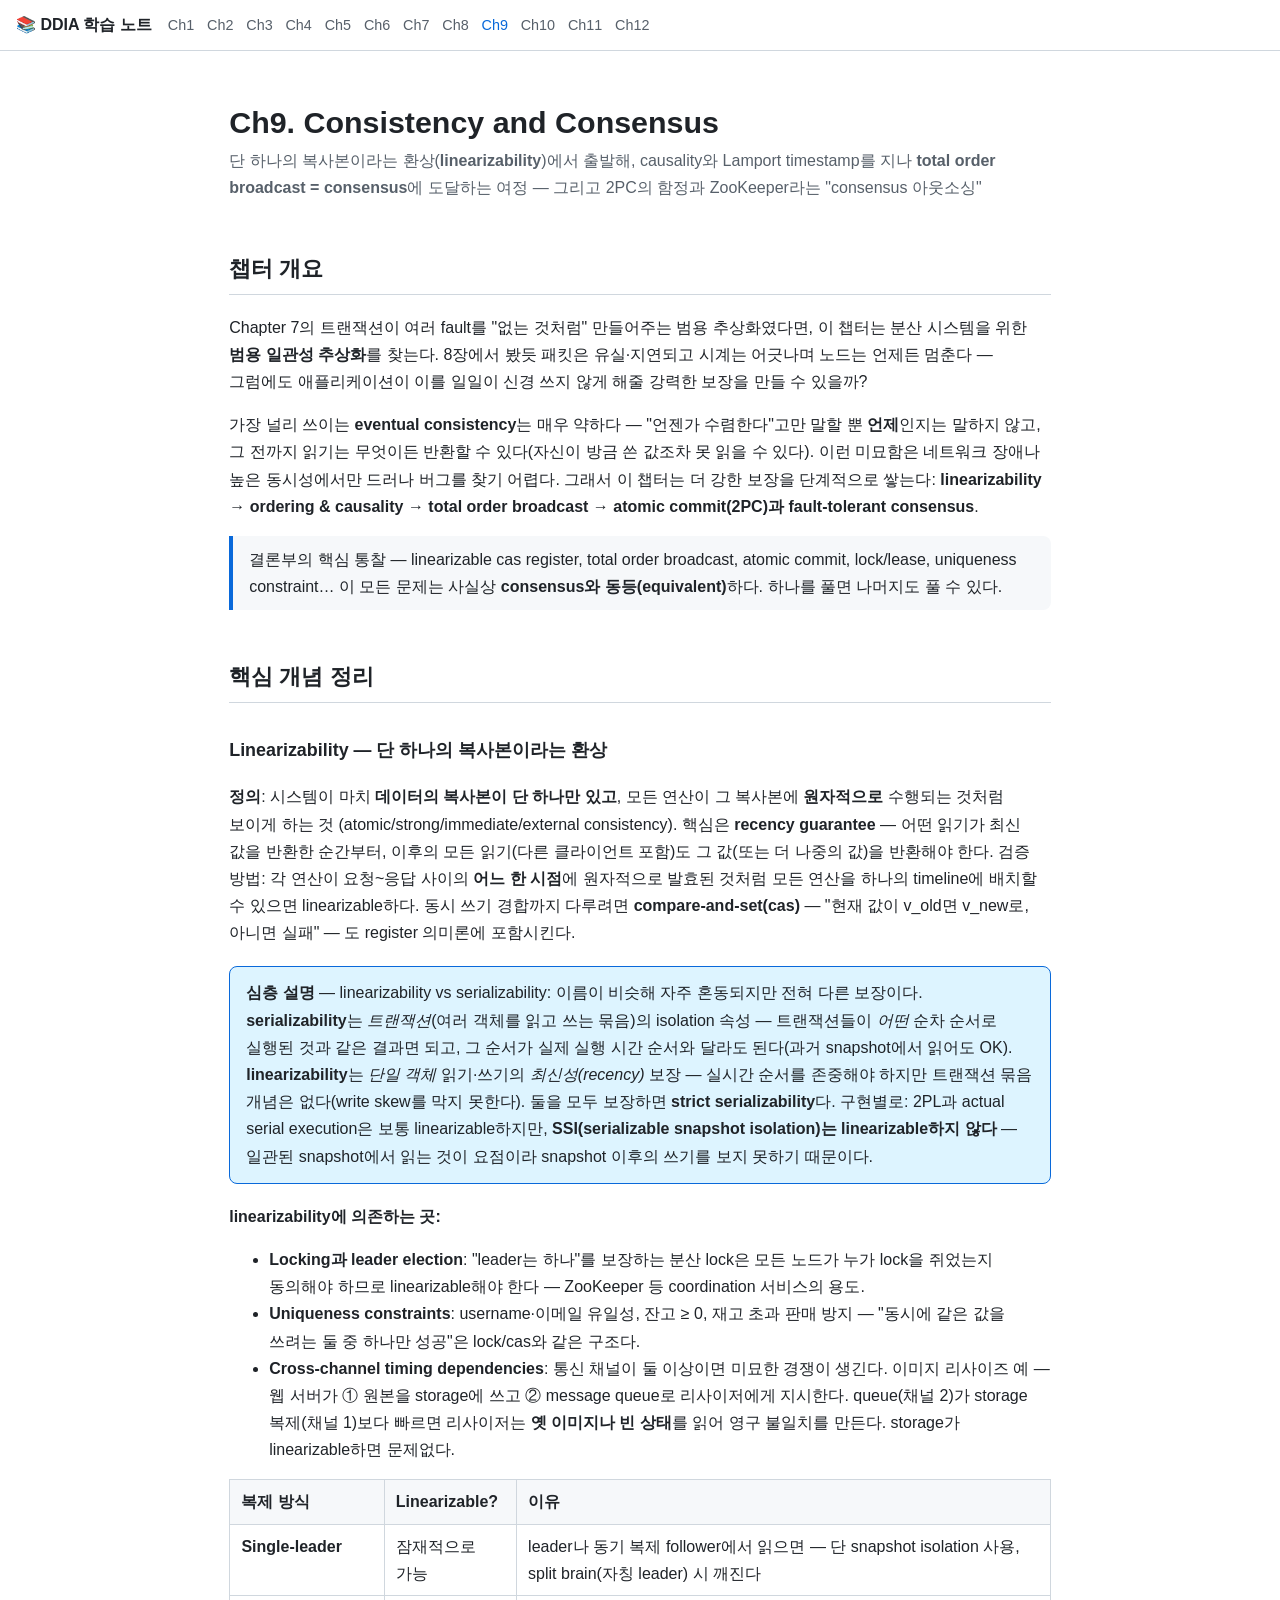
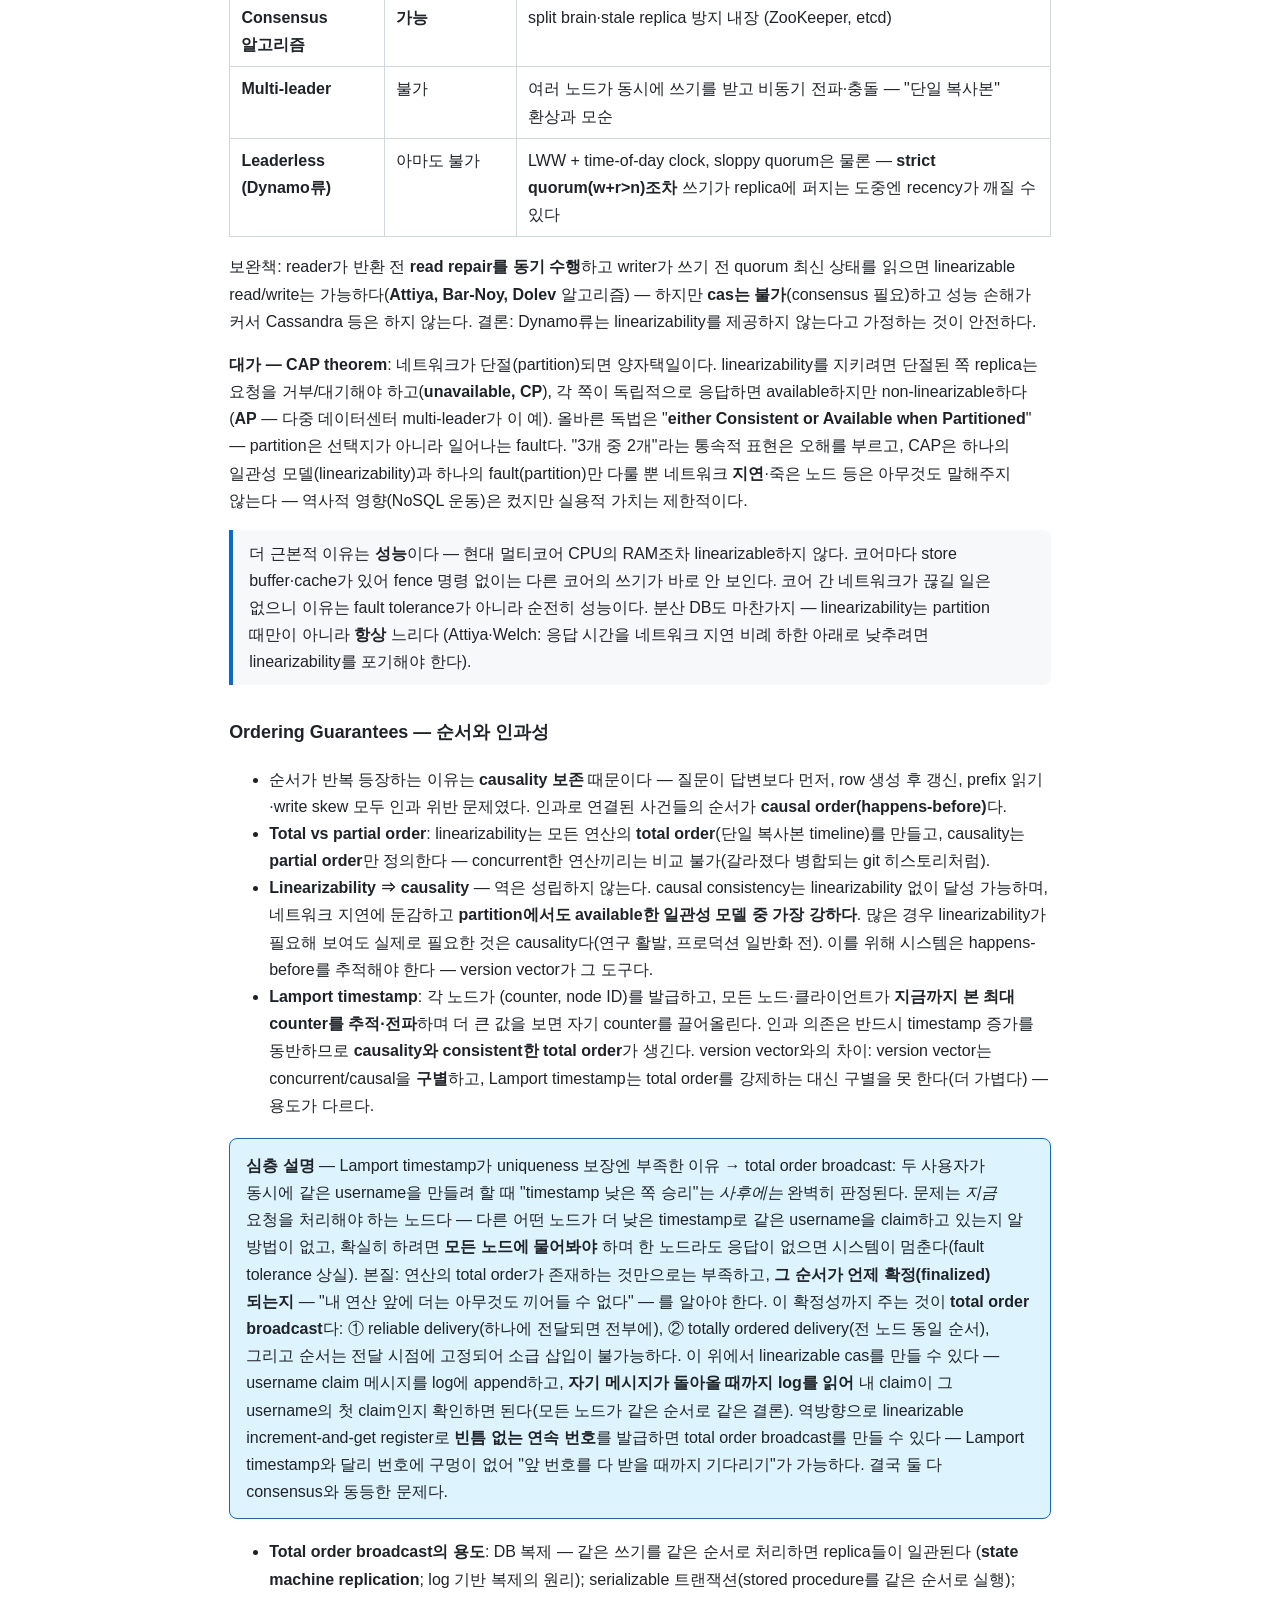
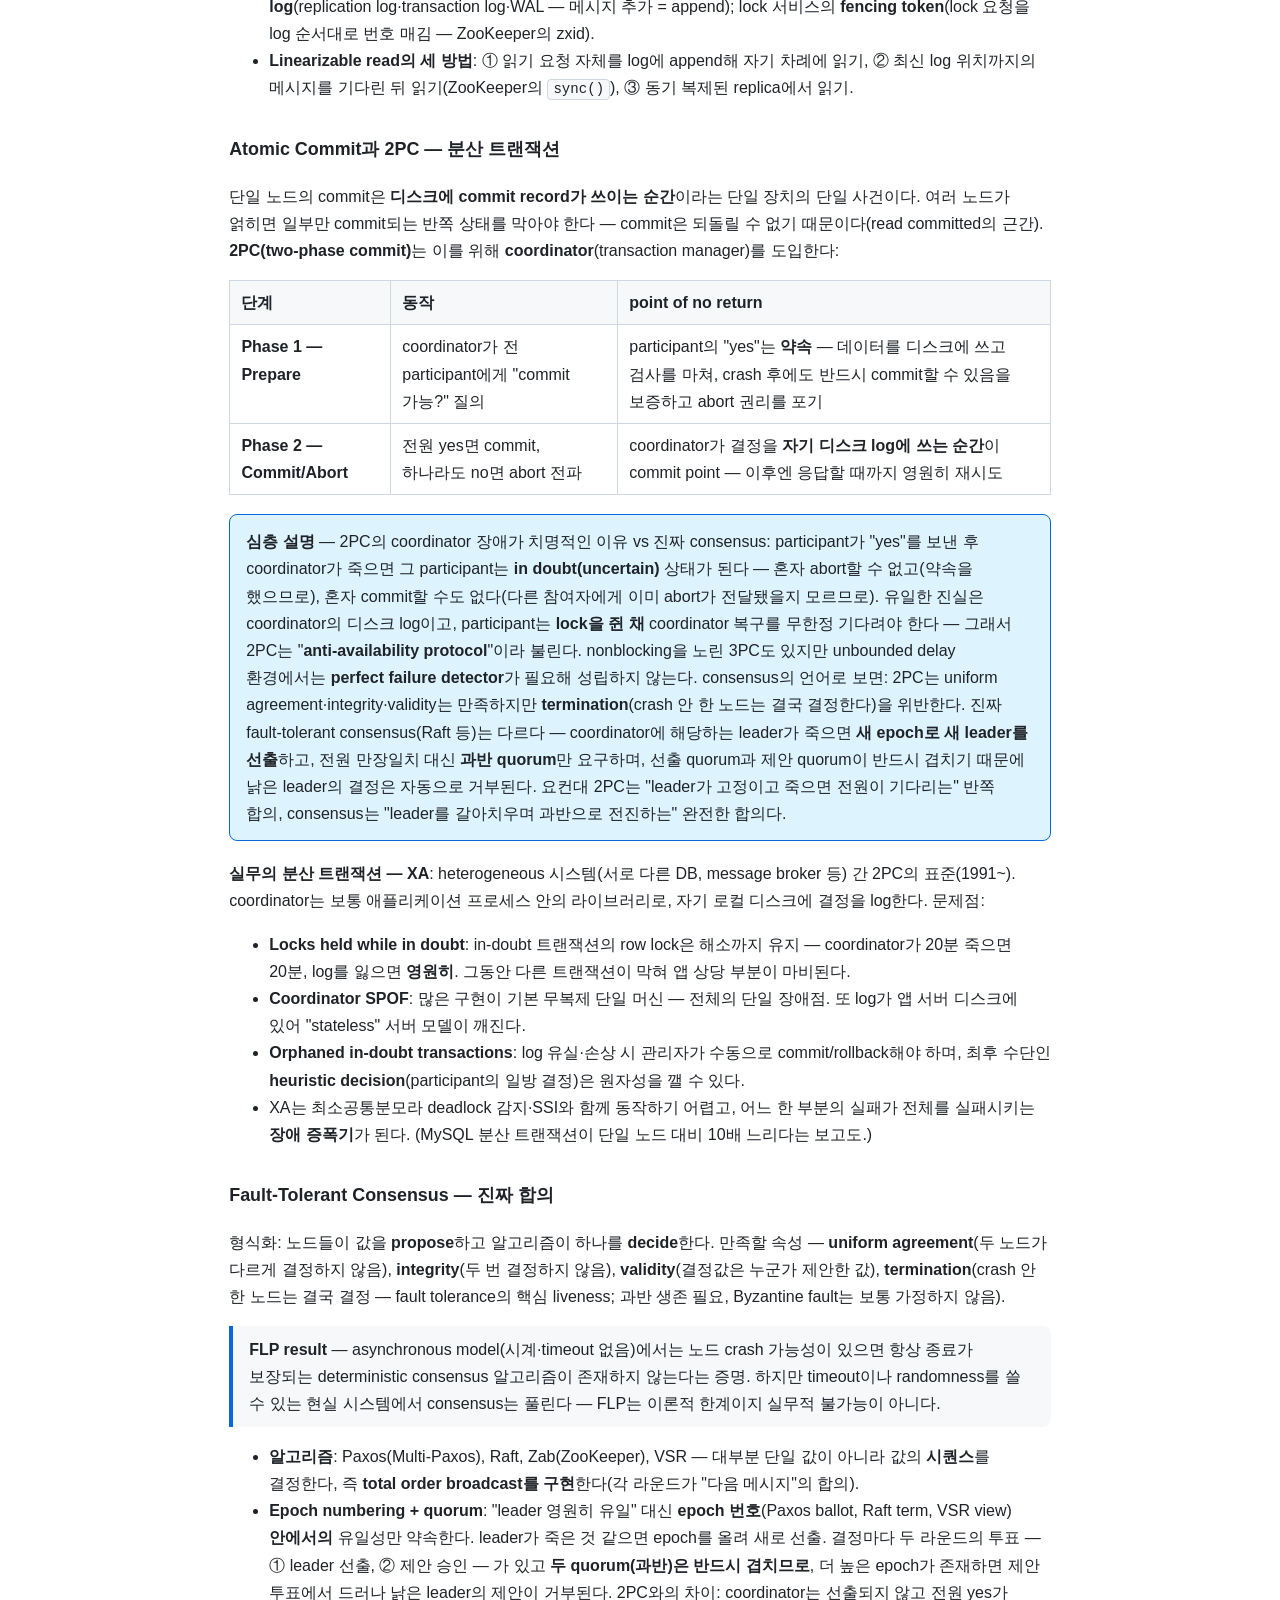
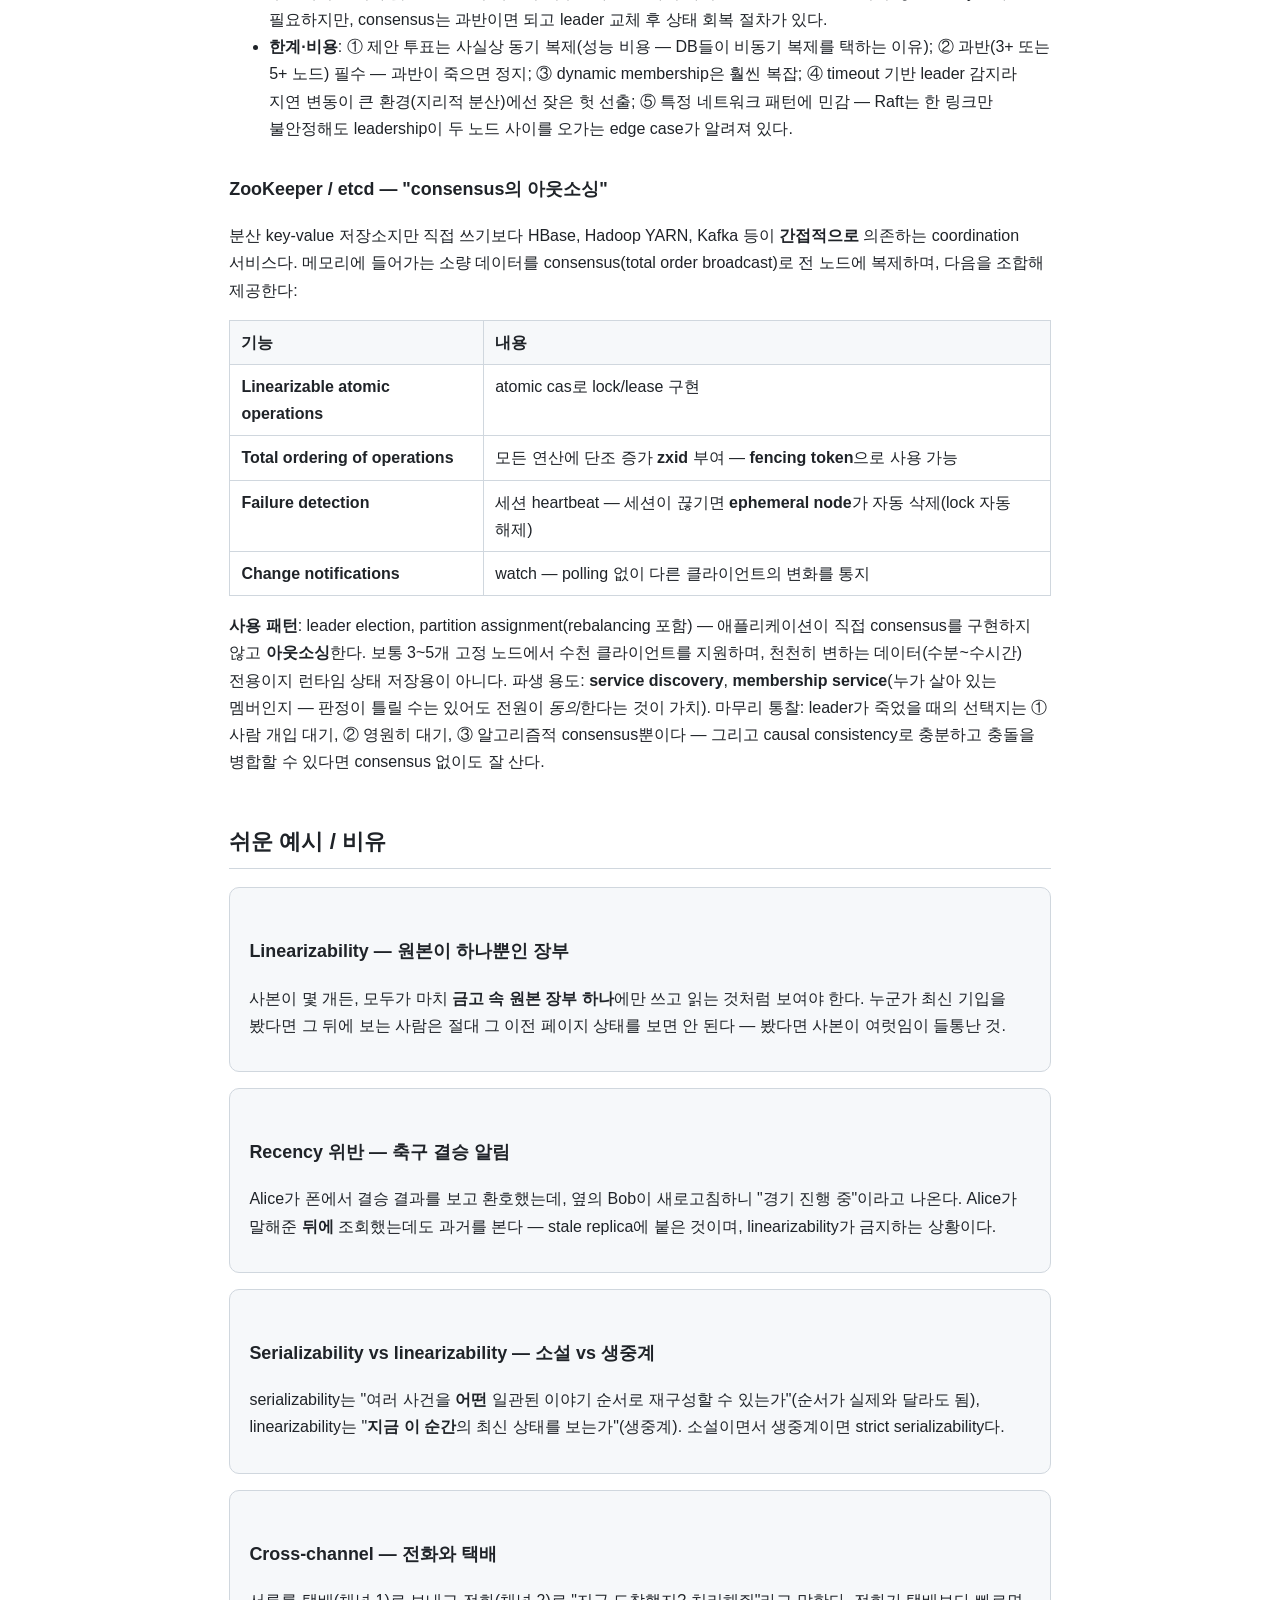
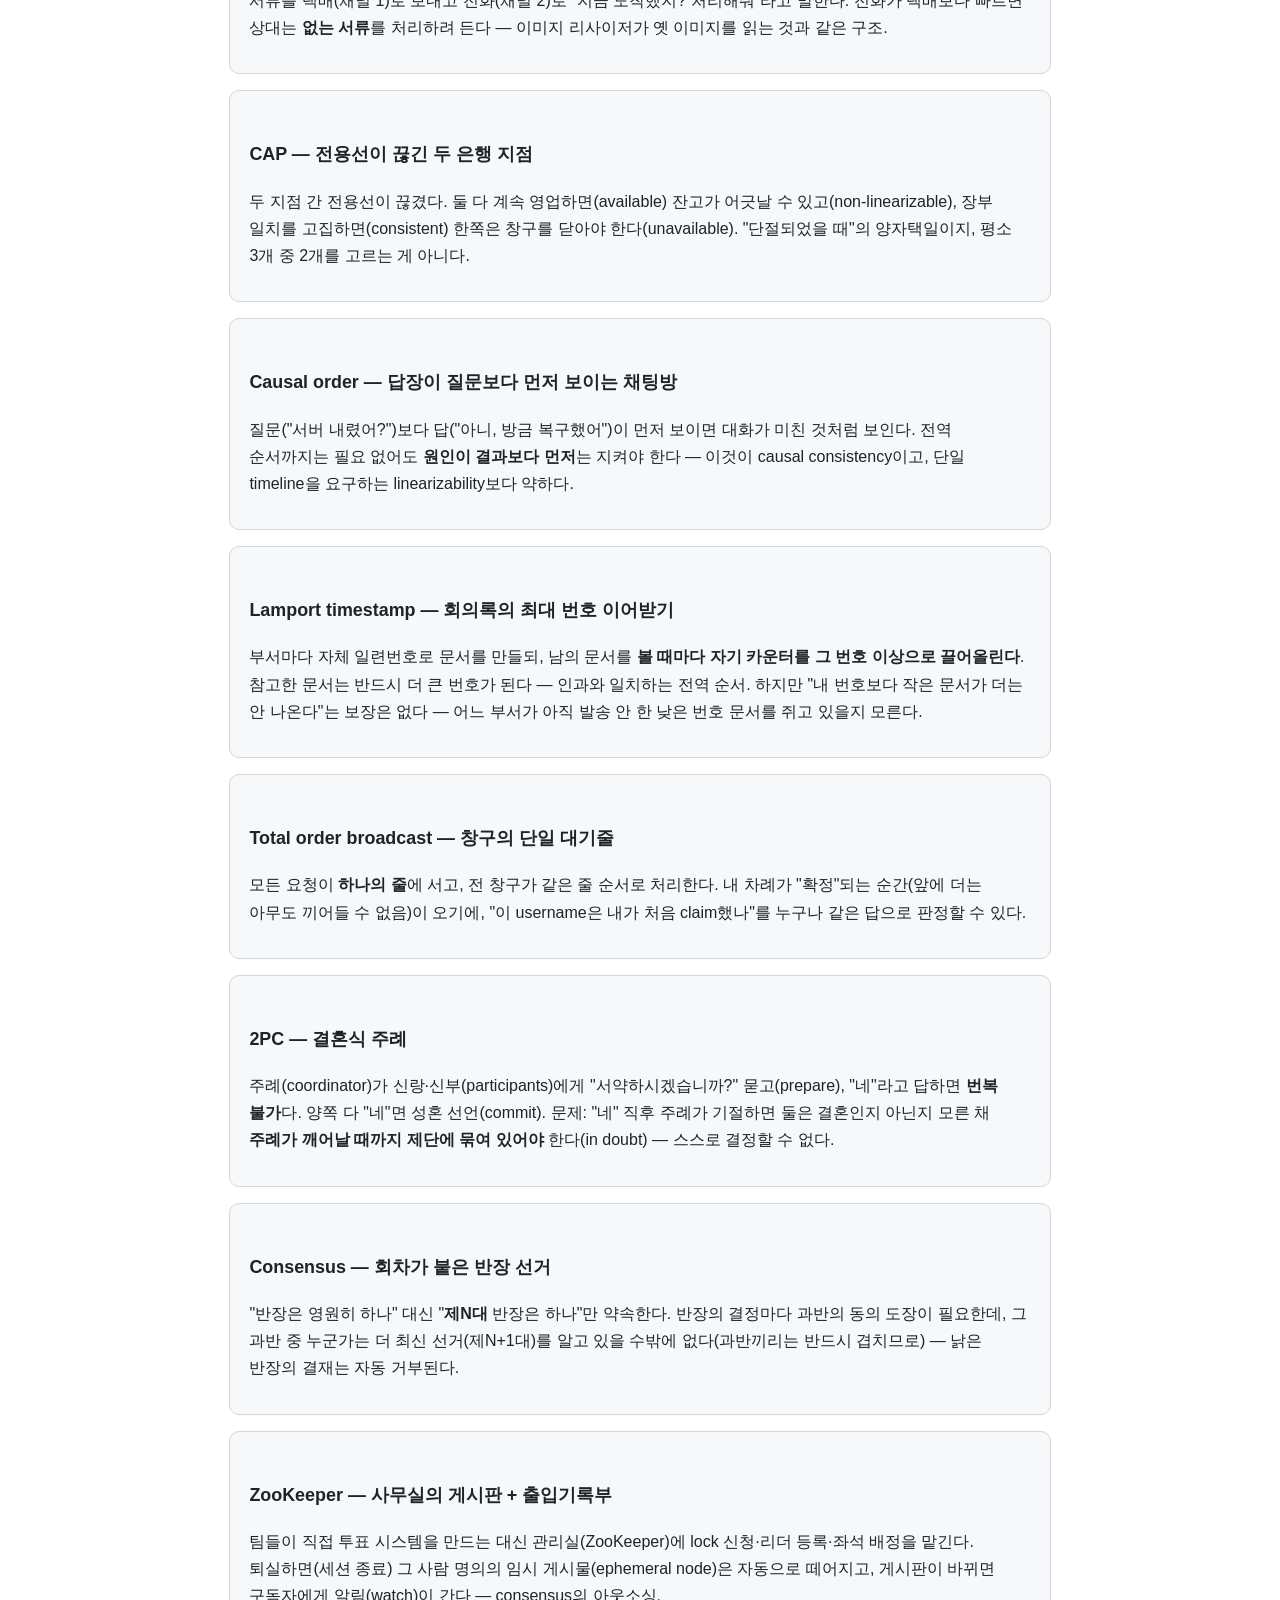
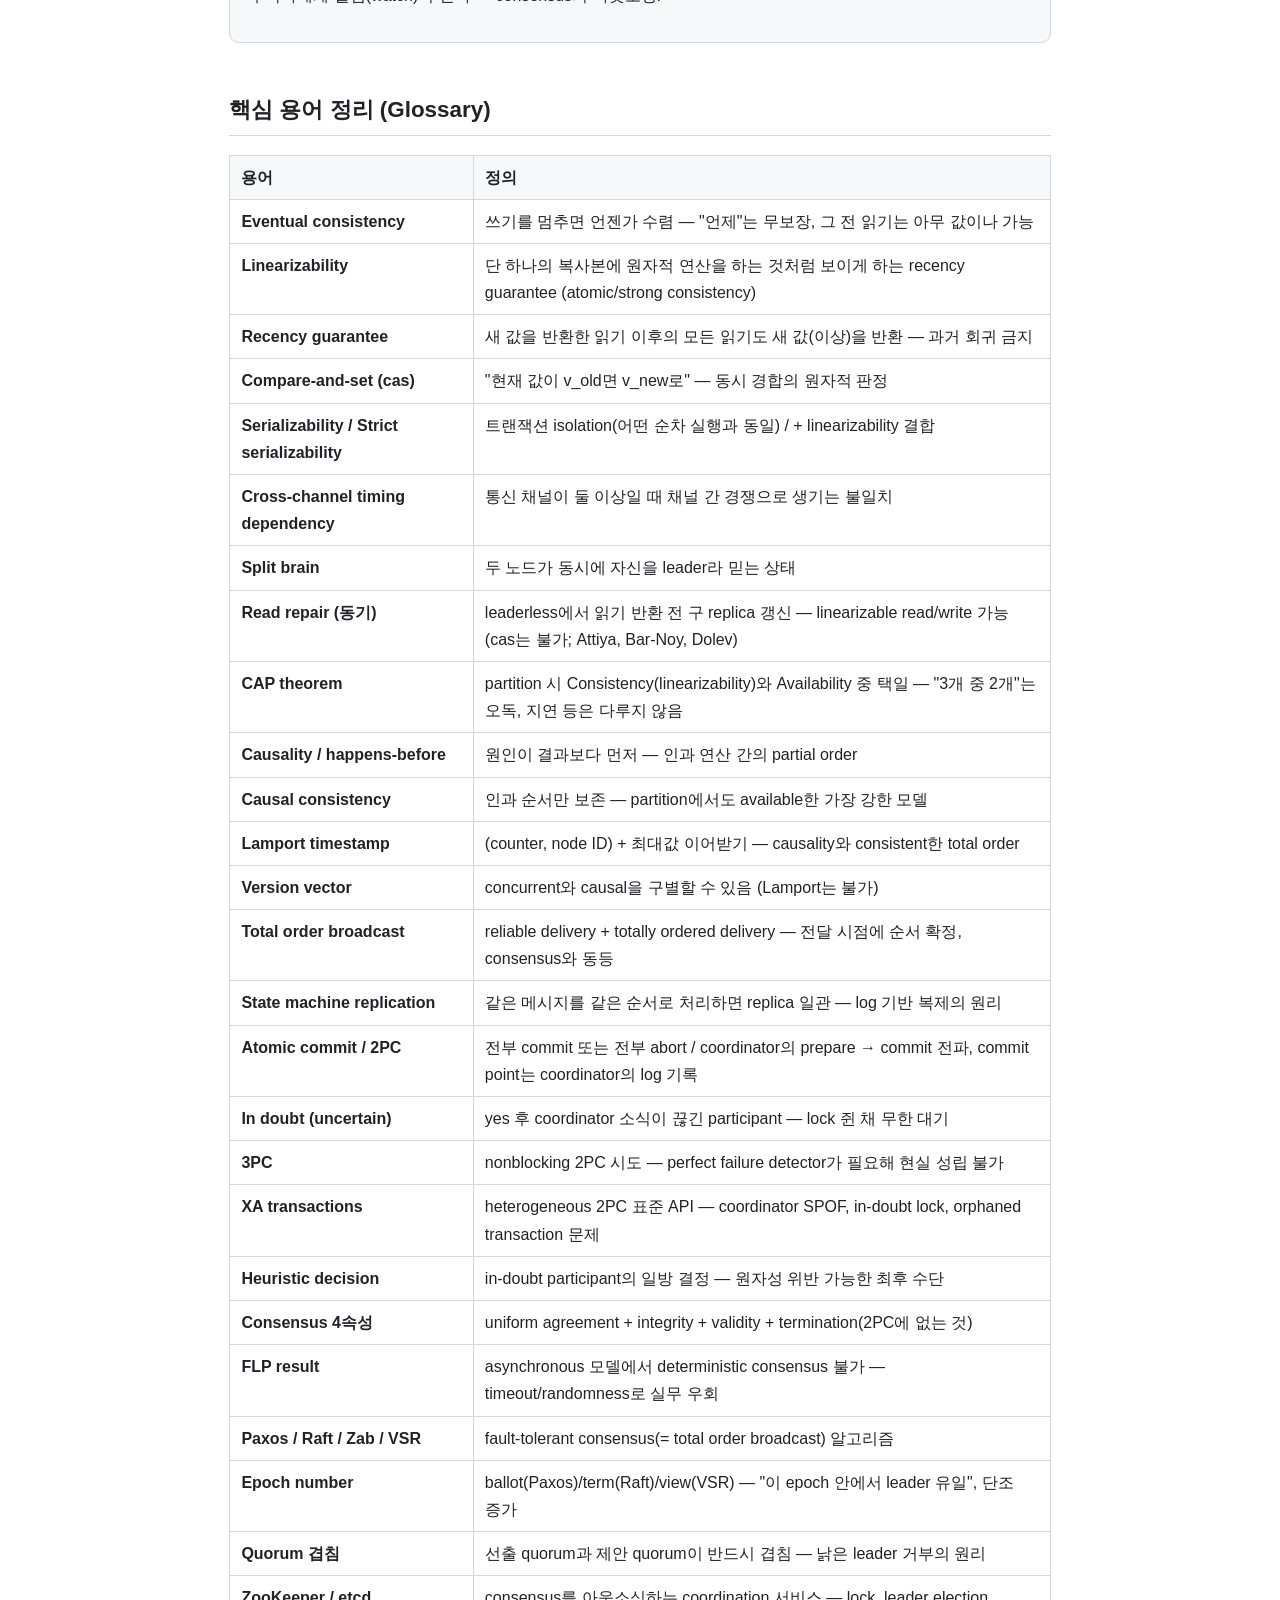
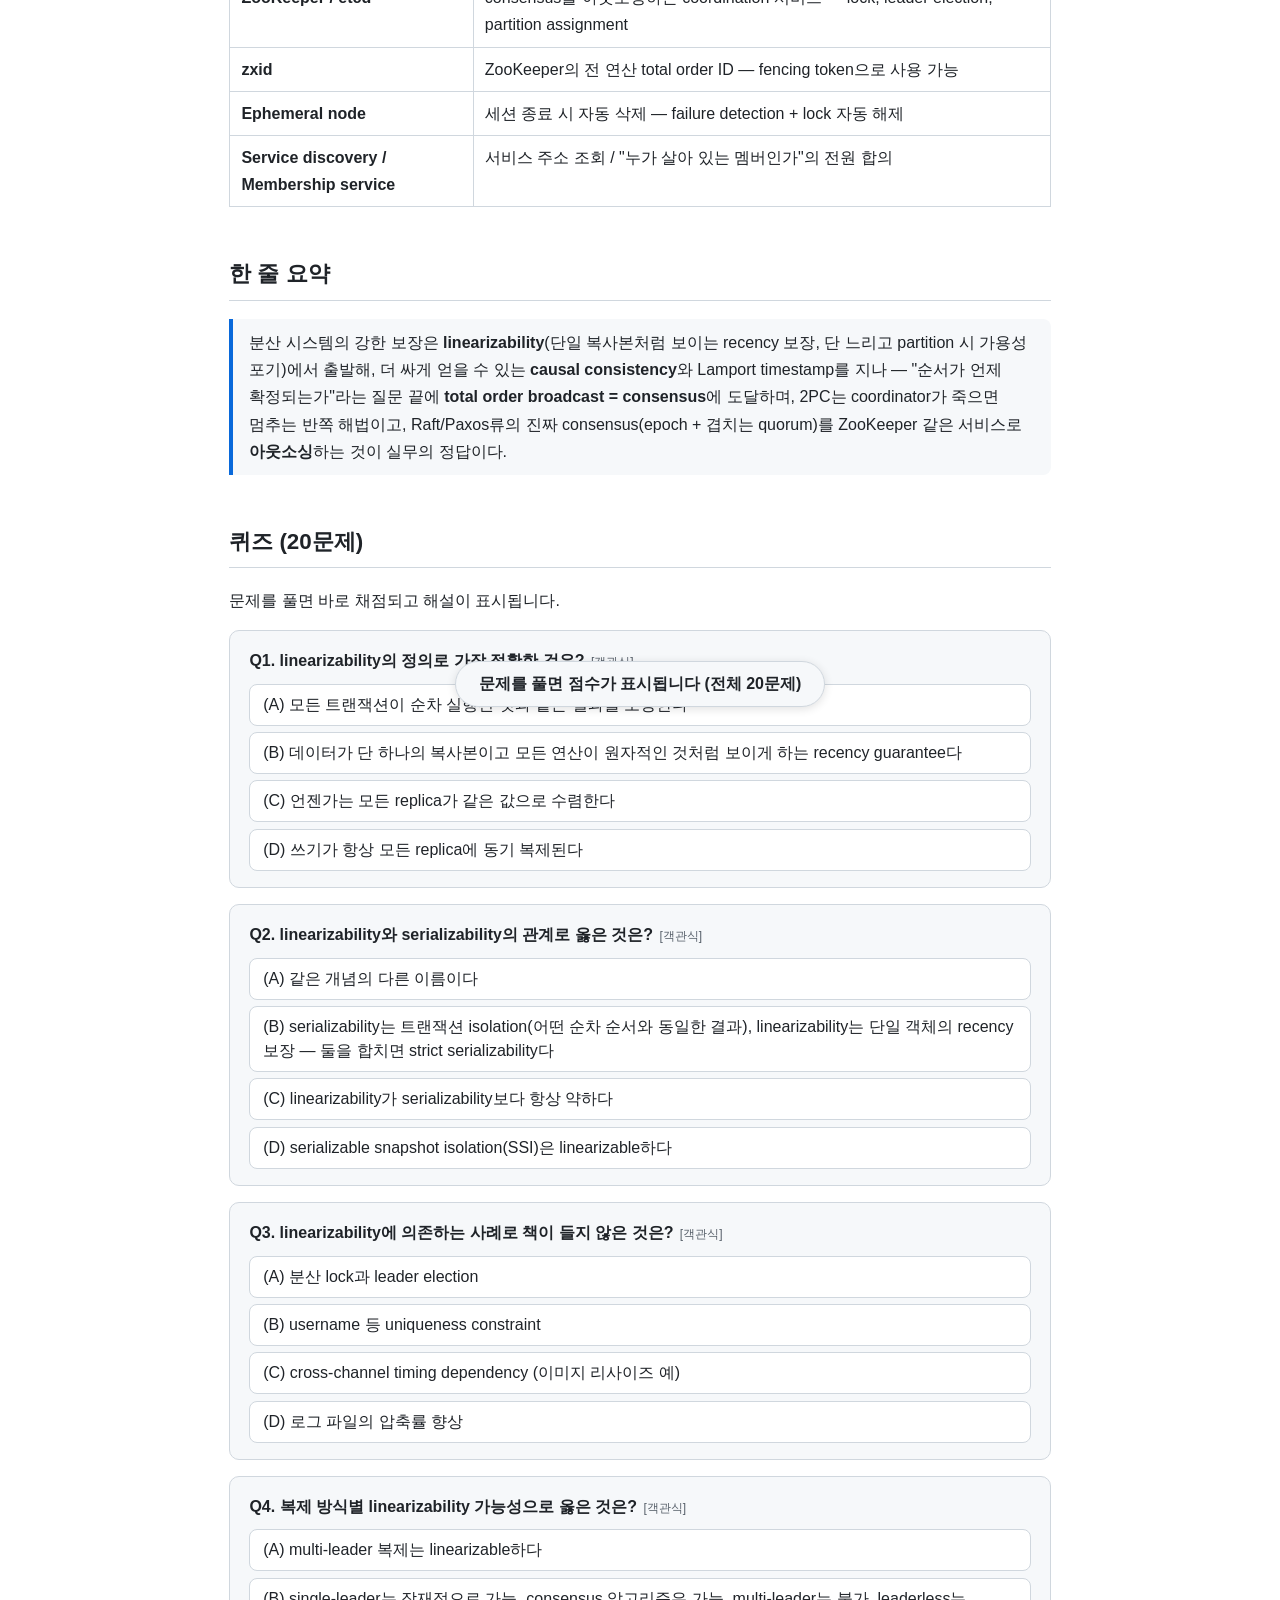
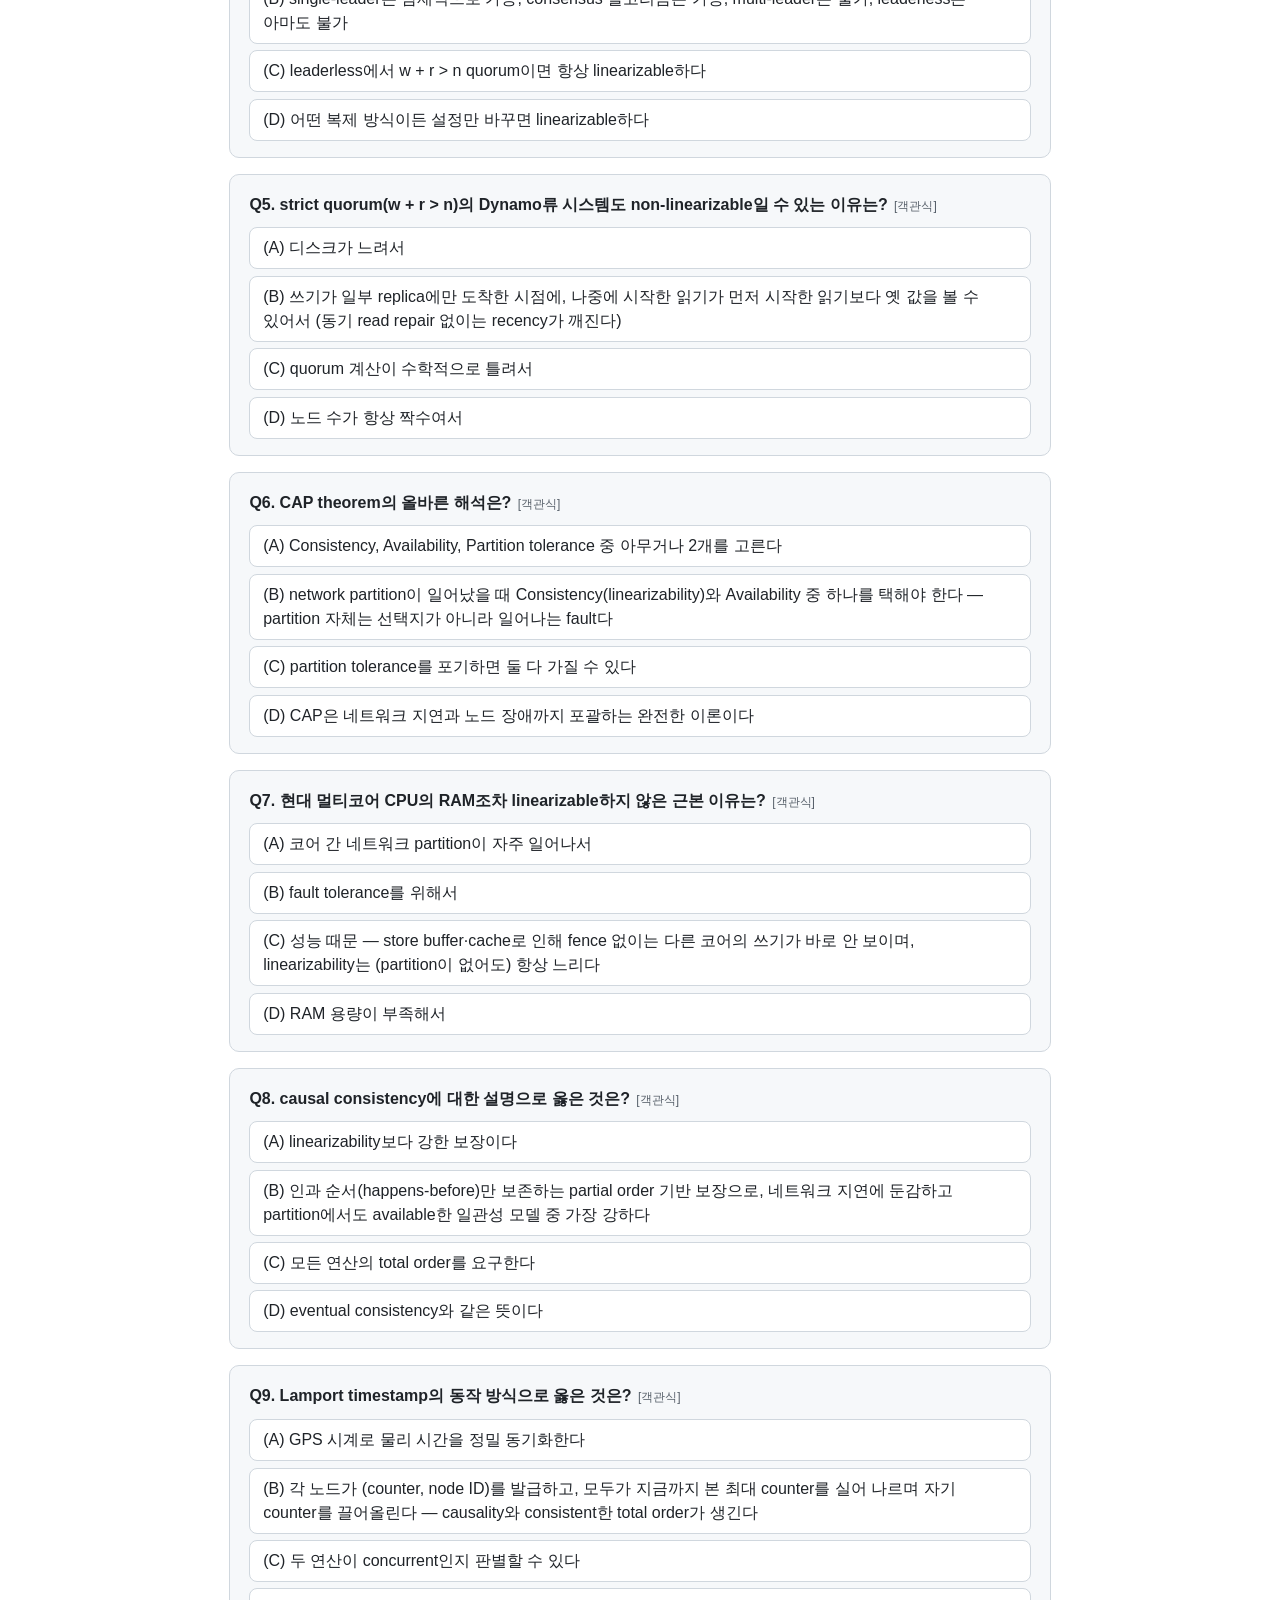
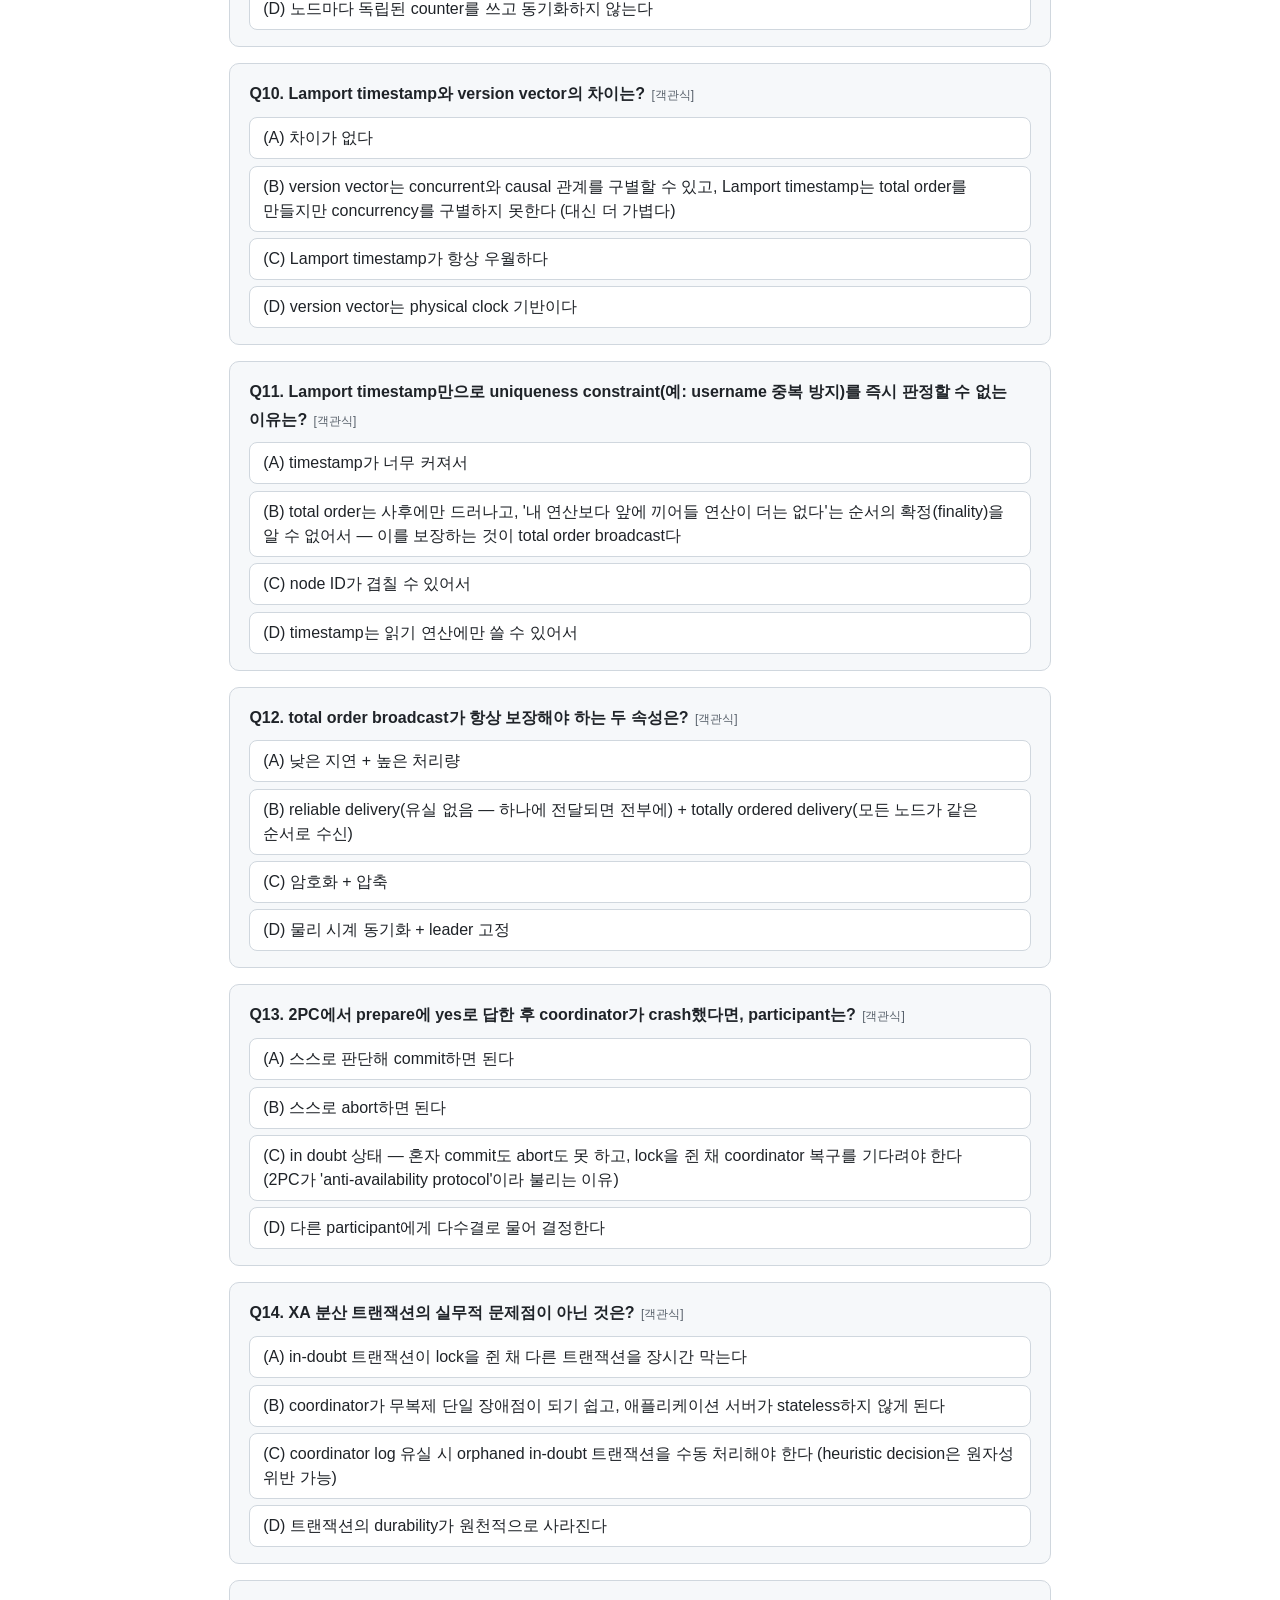
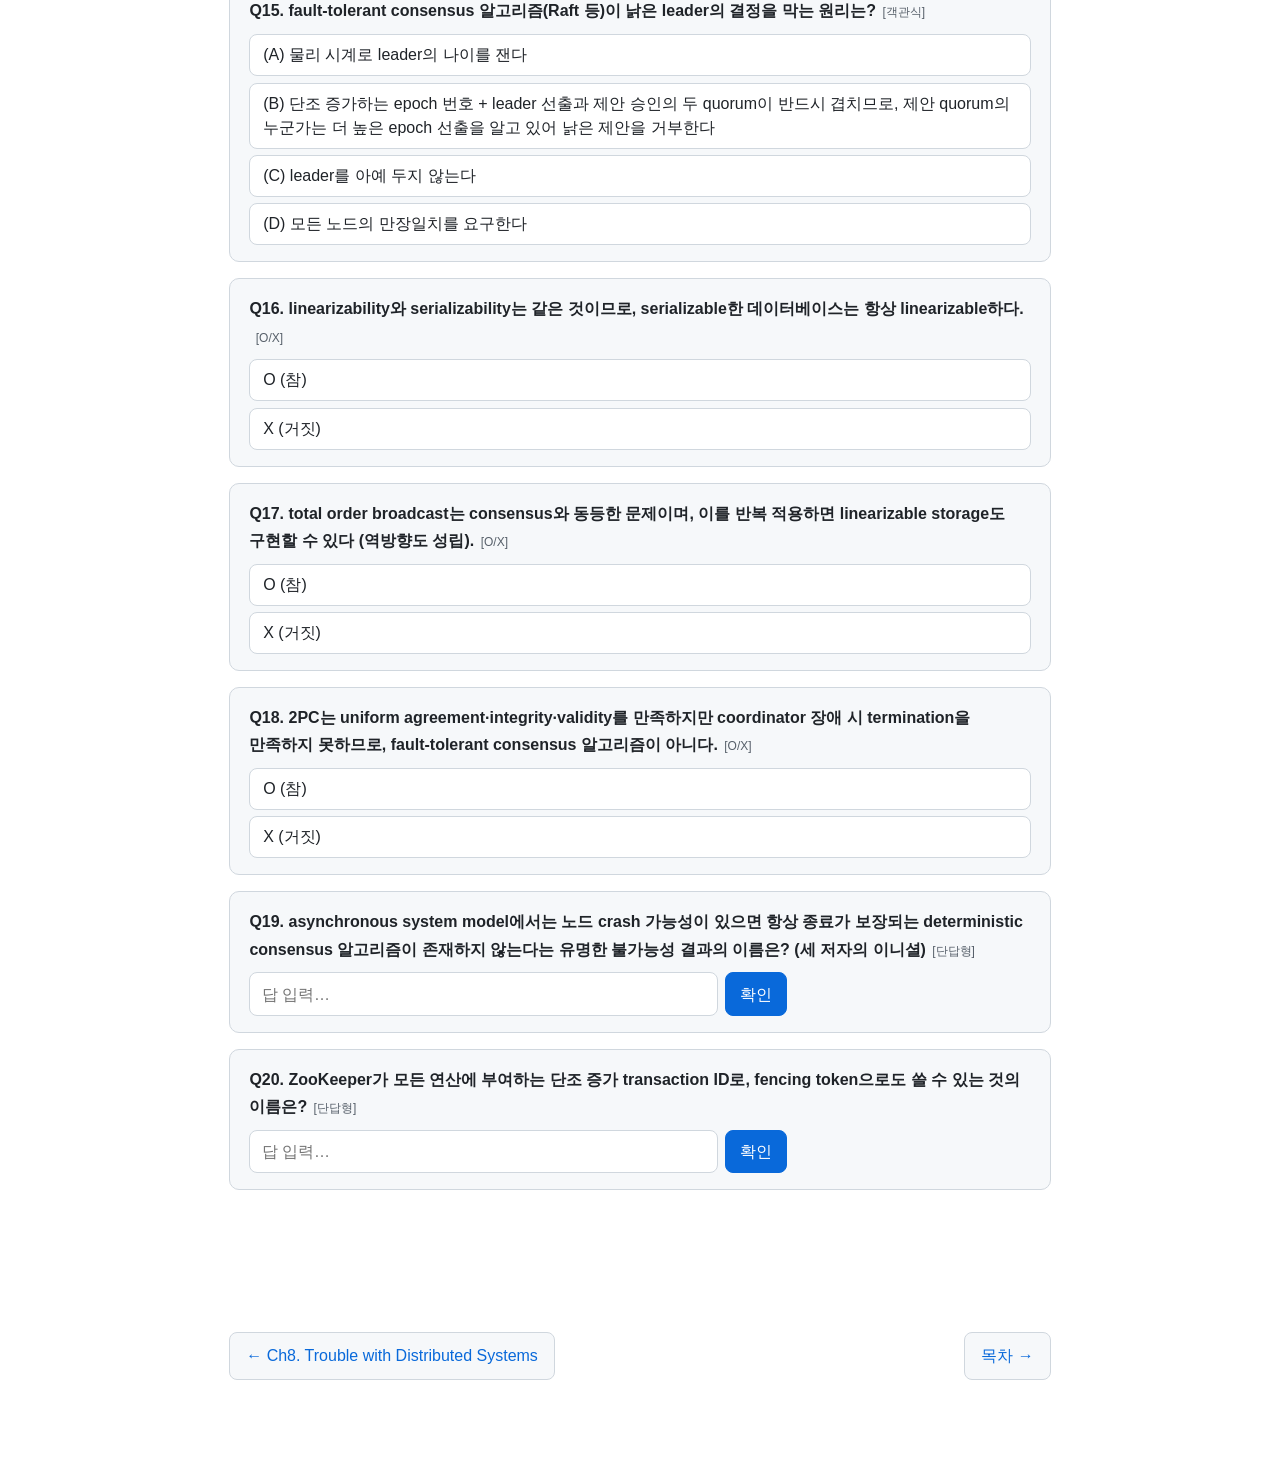
<file: docs/ch09.html>
<!doctype html>
<html lang="ko">
  <head>
    <meta charset="utf-8" />
    <meta name="viewport" content="width=device-width, initial-scale=1" />
    <title>Ch9. Consistency and Consensus — DDIA 학습 노트</title>
    <link rel="stylesheet" href="assets/style.css" />
  </head>
  <body>
    <header class="site-header">
      <a href="index.html">📚 DDIA 학습 노트</a>
      <nav>
        <a href="ch01.html">Ch1</a>
        <a href="ch02.html">Ch2</a>
        <a href="ch03.html">Ch3</a>
        <a href="ch04.html">Ch4</a>
        <a href="ch05.html">Ch5</a>
        <a href="ch06.html">Ch6</a>
        <a href="ch07.html">Ch7</a>
        <a href="ch08.html">Ch8</a>
        <a href="ch09.html" class="active">Ch9</a>
    <a href="ch10.html">Ch10</a>
    <a href="ch11.html">Ch11</a>
    <a href="ch12.html">Ch12</a>
      </nav>
    </header>
    <main>
      <h1>Ch9. Consistency and Consensus</h1>
      <p class="subtitle">
        단 하나의 복사본이라는 환상(<strong>linearizability</strong>)에서
        출발해, causality와 Lamport timestamp를 지나
        <strong>total order broadcast = consensus</strong>에 도달하는 여정 —
        그리고 2PC의 함정과 ZooKeeper라는 "consensus 아웃소싱"
      </p>

      <h2>챕터 개요</h2>
      <p>
        Chapter 7의 트랜잭션이 여러 fault를 "없는 것처럼" 만들어주는 범용
        추상화였다면, 이 챕터는 분산 시스템을 위한
        <strong>범용 일관성 추상화</strong>를 찾는다. 8장에서 봤듯 패킷은
        유실·지연되고 시계는 어긋나며 노드는 언제든 멈춘다 — 그럼에도
        애플리케이션이 이를 일일이 신경 쓰지 않게 해줄 강력한 보장을 만들 수
        있을까?
      </p>
      <p>
        가장 널리 쓰이는 <strong>eventual consistency</strong>는 매우 약하다 —
        "언젠가 수렴한다"고만 말할 뿐 <strong>언제</strong>인지는 말하지 않고,
        그 전까지 읽기는 무엇이든 반환할 수 있다(자신이 방금 쓴 값조차 못 읽을
        수 있다). 이런 미묘함은 네트워크 장애나 높은 동시성에서만 드러나 버그를
        찾기 어렵다. 그래서 이 챕터는 더 강한 보장을 단계적으로 쌓는다:
        <strong>linearizability</strong> →
        <strong>ordering &amp; causality</strong> →
        <strong>total order broadcast</strong> →
        <strong>atomic commit(2PC)과 fault-tolerant consensus</strong>.
      </p>
      <blockquote>
        결론부의 핵심 통찰 — linearizable cas register, total order broadcast,
        atomic commit, lock/lease, uniqueness constraint… 이 모든 문제는 사실상
        <strong>consensus와 동등(equivalent)</strong>하다. 하나를 풀면 나머지도
        풀 수 있다.
      </blockquote>

      <h2>핵심 개념 정리</h2>

      <h3>Linearizability — 단 하나의 복사본이라는 환상</h3>
      <p>
        <strong>정의</strong>: 시스템이 마치
        <strong>데이터의 복사본이 단 하나만 있고</strong>, 모든 연산이 그
        복사본에 <strong>원자적으로</strong> 수행되는 것처럼 보이게 하는 것
        (atomic/strong/immediate/external consistency). 핵심은
        <strong>recency guarantee</strong> — 어떤 읽기가 최신 값을 반환한
        순간부터, 이후의 모든 읽기(다른 클라이언트 포함)도 그 값(또는 더 나중의
        값)을 반환해야 한다. 검증 방법: 각 연산이 요청~응답 사이의
        <strong>어느 한 시점</strong>에 원자적으로 발효된 것처럼 모든 연산을
        하나의 timeline에 배치할 수 있으면 linearizable하다. 동시 쓰기 경합까지
        다루려면 <strong>compare-and-set(cas)</strong> — "현재 값이 v_old면
        v_new로, 아니면 실패" — 도 register 의미론에 포함시킨다.
      </p>
      <div class="callout">
        <strong>심층 설명</strong> — linearizability vs serializability: 이름이
        비슷해 자주 혼동되지만 전혀 다른 보장이다.
        <strong>serializability</strong>는 <em>트랜잭션</em>(여러 객체를 읽고
        쓰는 묶음)의 isolation 속성 — 트랜잭션들이 <em>어떤</em> 순차 순서로
        실행된 것과 같은 결과면 되고, 그 순서가 실제 실행 시간 순서와 달라도
        된다(과거 snapshot에서 읽어도 OK). <strong>linearizability</strong>는
        <em>단일 객체</em> 읽기·쓰기의 <em>최신성(recency)</em> 보장 — 실시간
        순서를 존중해야 하지만 트랜잭션 묶음 개념은 없다(write skew를 막지
        못한다). 둘을 모두 보장하면 <strong>strict serializability</strong>다.
        구현별로: 2PL과 actual serial execution은 보통 linearizable하지만,
        <strong
          >SSI(serializable snapshot isolation)는 linearizable하지 않다</strong
        >
        — 일관된 snapshot에서 읽는 것이 요점이라 snapshot 이후의 쓰기를 보지
        못하기 때문이다.
      </div>
      <p><strong>linearizability에 의존하는 곳:</strong></p>
      <ul>
        <li>
          <strong>Locking과 leader election</strong>: "leader는 하나"를 보장하는
          분산 lock은 모든 노드가 누가 lock을 쥐었는지 동의해야 하므로
          linearizable해야 한다 — ZooKeeper 등 coordination 서비스의 용도.
        </li>
        <li>
          <strong>Uniqueness constraints</strong>: username·이메일 유일성, 잔고
          ≥ 0, 재고 초과 판매 방지 — "동시에 같은 값을 쓰려는 둘 중 하나만
          성공"은 lock/cas와 같은 구조다.
        </li>
        <li>
          <strong>Cross-channel timing dependencies</strong>: 통신 채널이 둘
          이상이면 미묘한 경쟁이 생긴다. 이미지 리사이즈 예 — 웹 서버가 ① 원본을
          storage에 쓰고 ② message queue로 리사이저에게 지시한다. queue(채널
          2)가 storage 복제(채널 1)보다 빠르면 리사이저는
          <strong>옛 이미지나 빈 상태</strong>를 읽어 영구 불일치를 만든다.
          storage가 linearizable하면 문제없다.
        </li>
      </ul>
      <table>
        <thead>
          <tr>
            <th>복제 방식</th>
            <th>Linearizable?</th>
            <th>이유</th>
          </tr>
        </thead>
        <tbody>
          <tr>
            <td><strong>Single-leader</strong></td>
            <td>잠재적으로 가능</td>
            <td>
              leader나 동기 복제 follower에서 읽으면 — 단 snapshot isolation
              사용, split brain(자칭 leader) 시 깨진다
            </td>
          </tr>
          <tr>
            <td><strong>Consensus 알고리즘</strong></td>
            <td><strong>가능</strong></td>
            <td>split brain·stale replica 방지 내장 (ZooKeeper, etcd)</td>
          </tr>
          <tr>
            <td><strong>Multi-leader</strong></td>
            <td>불가</td>
            <td>
              여러 노드가 동시에 쓰기를 받고 비동기 전파·충돌 — "단일 복사본"
              환상과 모순
            </td>
          </tr>
          <tr>
            <td><strong>Leaderless (Dynamo류)</strong></td>
            <td>아마도 불가</td>
            <td>
              LWW + time-of-day clock, sloppy quorum은 물론 —
              <strong>strict quorum(w+r&gt;n)조차</strong> 쓰기가 replica에
              퍼지는 도중엔 recency가 깨질 수 있다
            </td>
          </tr>
        </tbody>
      </table>
      <p>
        보완책: reader가 반환 전 <strong>read repair를 동기 수행</strong>하고
        writer가 쓰기 전 quorum 최신 상태를 읽으면 linearizable read/write는
        가능하다(<strong>Attiya, Bar-Noy, Dolev</strong> 알고리즘) — 하지만
        <strong>cas는 불가</strong>(consensus 필요)하고 성능 손해가 커서
        Cassandra 등은 하지 않는다. 결론: Dynamo류는 linearizability를 제공하지
        않는다고 가정하는 것이 안전하다.
      </p>
      <p>
        <strong>대가 — CAP theorem</strong>: 네트워크가 단절(partition)되면
        양자택일이다. linearizability를 지키려면 단절된 쪽 replica는 요청을
        거부/대기해야 하고(<strong>unavailable, CP</strong>), 각 쪽이 독립적으로
        응답하면 available하지만 non-linearizable하다(<strong>AP</strong> — 다중
        데이터센터 multi-leader가 이 예). 올바른 독법은 "<strong
          >either Consistent or Available when Partitioned</strong
        >" — partition은 선택지가 아니라 일어나는 fault다. "3개 중 2개"라는
        통속적 표현은 오해를 부르고, CAP은 하나의 일관성 모델(linearizability)과
        하나의 fault(partition)만 다룰 뿐 네트워크 <strong>지연</strong>·죽은
        노드 등은 아무것도 말해주지 않는다 — 역사적 영향(NoSQL 운동)은 컸지만
        실용적 가치는 제한적이다.
      </p>
      <blockquote>
        더 근본적 이유는 <strong>성능</strong>이다 — 현대 멀티코어 CPU의 RAM조차
        linearizable하지 않다. 코어마다 store buffer·cache가 있어 fence 명령
        없이는 다른 코어의 쓰기가 바로 안 보인다. 코어 간 네트워크가 끊길 일은
        없으니 이유는 fault tolerance가 아니라 순전히 성능이다. 분산 DB도
        마찬가지 — linearizability는 partition 때만이 아니라
        <strong>항상</strong> 느리다 (Attiya·Welch: 응답 시간을 네트워크 지연
        비례 하한 아래로 낮추려면 linearizability를 포기해야 한다).
      </blockquote>

      <h3>Ordering Guarantees — 순서와 인과성</h3>
      <ul>
        <li>
          순서가 반복 등장하는 이유는 <strong>causality 보존</strong> 때문이다 —
          질문이 답변보다 먼저, row 생성 후 갱신, prefix 읽기·write skew 모두
          인과 위반 문제였다. 인과로 연결된 사건들의 순서가
          <strong>causal order(happens-before)</strong>다.
        </li>
        <li>
          <strong>Total vs partial order</strong>: linearizability는 모든 연산의
          <strong>total order</strong>(단일 복사본 timeline)를 만들고,
          causality는 <strong>partial order</strong>만 정의한다 — concurrent한
          연산끼리는 비교 불가(갈라졌다 병합되는 git 히스토리처럼).
        </li>
        <li>
          <strong>Linearizability ⇒ causality</strong> — 역은 성립하지 않는다.
          causal consistency는 linearizability 없이 달성 가능하며, 네트워크
          지연에 둔감하고
          <strong>partition에서도 available한 일관성 모델 중 가장 강하다</strong
          >. 많은 경우 linearizability가 필요해 보여도 실제로 필요한 것은
          causality다(연구 활발, 프로덕션 일반화 전). 이를 위해 시스템은
          happens-before를 추적해야 한다 — version vector가 그 도구다.
        </li>
        <li>
          <strong>Lamport timestamp</strong>: 각 노드가 (counter, node ID)를
          발급하고, 모든 노드·클라이언트가
          <strong>지금까지 본 최대 counter를 추적·전파</strong>하며 더 큰 값을
          보면 자기 counter를 끌어올린다. 인과 의존은 반드시 timestamp 증가를
          동반하므로 <strong>causality와 consistent한 total order</strong>가
          생긴다. version vector와의 차이: version vector는 concurrent/causal을
          <strong>구별</strong>하고, Lamport timestamp는 total order를 강제하는
          대신 구별을 못 한다(더 가볍다) — 용도가 다르다.
        </li>
      </ul>
      <div class="callout">
        <strong>심층 설명</strong> — Lamport timestamp가 uniqueness 보장엔
        부족한 이유 → total order broadcast: 두 사용자가 동시에 같은 username을
        만들려 할 때 "timestamp 낮은 쪽 승리"는 <em>사후에는</em> 완벽히
        판정된다. 문제는 <em>지금</em> 요청을 처리해야 하는 노드다 — 다른 어떤
        노드가 더 낮은 timestamp로 같은 username을 claim하고 있는지 알 방법이
        없고, 확실히 하려면 <strong>모든 노드에 물어봐야</strong> 하며 한
        노드라도 응답이 없으면 시스템이 멈춘다(fault tolerance 상실). 본질:
        연산의 total order가 존재하는 것만으로는 부족하고,
        <strong>그 순서가 언제 확정(finalized)되는지</strong> — "내 연산 앞에
        더는 아무것도 끼어들 수 없다" — 를 알아야 한다. 이 확정성까지 주는 것이
        <strong>total order broadcast</strong>다: ① reliable delivery(하나에
        전달되면 전부에), ② totally ordered delivery(전 노드 동일 순서), 그리고
        순서는 전달 시점에 고정되어 소급 삽입이 불가능하다. 이 위에서
        linearizable cas를 만들 수 있다 — username claim 메시지를 log에
        append하고, <strong>자기 메시지가 돌아올 때까지 log를 읽어</strong> 내
        claim이 그 username의 첫 claim인지 확인하면 된다(모든 노드가 같은 순서로
        같은 결론). 역방향으로 linearizable increment-and-get register로
        <strong>빈틈 없는 연속 번호</strong>를 발급하면 total order broadcast를
        만들 수 있다 — Lamport timestamp와 달리 번호에 구멍이 없어 "앞 번호를 다
        받을 때까지 기다리기"가 가능하다. 결국 둘 다 consensus와 동등한 문제다.
      </div>
      <ul>
        <li>
          <strong>Total order broadcast의 용도</strong>: DB 복제 — 같은 쓰기를
          같은 순서로 처리하면 replica들이 일관된다 (<strong
            >state machine replication</strong
          >; log 기반 복제의 원리); serializable 트랜잭션(stored procedure를
          같은 순서로 실행); <strong>log</strong>(replication log·transaction
          log·WAL — 메시지 추가 = append); lock 서비스의
          <strong>fencing token</strong>(lock 요청을 log 순서대로 번호 매김 —
          ZooKeeper의 zxid).
        </li>
        <li>
          <strong>Linearizable read의 세 방법</strong>: ① 읽기 요청 자체를 log에
          append해 자기 차례에 읽기, ② 최신 log 위치까지의 메시지를 기다린 뒤
          읽기(ZooKeeper의 <code>sync()</code>), ③ 동기 복제된 replica에서 읽기.
        </li>
      </ul>

      <h3>Atomic Commit과 2PC — 분산 트랜잭션</h3>
      <p>
        단일 노드의 commit은
        <strong>디스크에 commit record가 쓰이는 순간</strong>이라는 단일 장치의
        단일 사건이다. 여러 노드가 얽히면 일부만 commit되는 반쪽 상태를 막아야
        한다 — commit은 되돌릴 수 없기 때문이다(read committed의 근간).
        <strong>2PC(two-phase commit)</strong>는 이를 위해
        <strong>coordinator</strong>(transaction manager)를 도입한다:
      </p>
      <table>
        <thead>
          <tr>
            <th>단계</th>
            <th>동작</th>
            <th>point of no return</th>
          </tr>
        </thead>
        <tbody>
          <tr>
            <td><strong>Phase 1 — Prepare</strong></td>
            <td>coordinator가 전 participant에게 "commit 가능?" 질의</td>
            <td>
              participant의 "yes"는 <strong>약속</strong> — 데이터를 디스크에
              쓰고 검사를 마쳐, crash 후에도 반드시 commit할 수 있음을 보증하고
              abort 권리를 포기
            </td>
          </tr>
          <tr>
            <td><strong>Phase 2 — Commit/Abort</strong></td>
            <td>전원 yes면 commit, 하나라도 no면 abort 전파</td>
            <td>
              coordinator가 결정을
              <strong>자기 디스크 log에 쓰는 순간</strong>이 commit point —
              이후엔 응답할 때까지 영원히 재시도
            </td>
          </tr>
        </tbody>
      </table>
      <div class="callout">
        <strong>심층 설명</strong> — 2PC의 coordinator 장애가 치명적인 이유 vs
        진짜 consensus: participant가 "yes"를 보낸 후 coordinator가 죽으면 그
        participant는 <strong>in doubt(uncertain)</strong> 상태가 된다 — 혼자
        abort할 수 없고(약속을 했으므로), 혼자 commit할 수도 없다(다른
        참여자에게 이미 abort가 전달됐을지 모르므로). 유일한 진실은
        coordinator의 디스크 log이고, participant는
        <strong>lock을 쥔 채</strong> coordinator 복구를 무한정 기다려야 한다 —
        그래서 2PC는 "<strong>anti-availability protocol</strong>"이라 불린다.
        nonblocking을 노린 3PC도 있지만 unbounded delay 환경에서는
        <strong>perfect failure detector</strong>가 필요해 성립하지 않는다.
        consensus의 언어로 보면: 2PC는 uniform agreement·integrity·validity는
        만족하지만 <strong>termination</strong>(crash 안 한 노드는 결국
        결정한다)을 위반한다. 진짜 fault-tolerant consensus(Raft 등)는 다르다 —
        coordinator에 해당하는 leader가 죽으면
        <strong>새 epoch로 새 leader를 선출</strong>하고, 전원 만장일치 대신
        <strong>과반 quorum</strong>만 요구하며, 선출 quorum과 제안 quorum이
        반드시 겹치기 때문에 낡은 leader의 결정은 자동으로 거부된다. 요컨대
        2PC는 "leader가 고정이고 죽으면 전원이 기다리는" 반쪽 합의, consensus는
        "leader를 갈아치우며 과반으로 전진하는" 완전한 합의다.
      </div>
      <p>
        <strong>실무의 분산 트랜잭션 — XA</strong>: heterogeneous 시스템(서로
        다른 DB, message broker 등) 간 2PC의 표준(1991~). coordinator는 보통
        애플리케이션 프로세스 안의 라이브러리로, 자기 로컬 디스크에 결정을
        log한다. 문제점:
      </p>
      <ul>
        <li>
          <strong>Locks held while in doubt</strong>: in-doubt 트랜잭션의 row
          lock은 해소까지 유지 — coordinator가 20분 죽으면 20분, log를 잃으면
          <strong>영원히</strong>. 그동안 다른 트랜잭션이 막혀 앱 상당 부분이
          마비된다.
        </li>
        <li>
          <strong>Coordinator SPOF</strong>: 많은 구현이 기본 무복제 단일 머신 —
          전체의 단일 장애점. 또 log가 앱 서버 디스크에 있어 "stateless" 서버
          모델이 깨진다.
        </li>
        <li>
          <strong>Orphaned in-doubt transactions</strong>: log 유실·손상 시
          관리자가 수동으로 commit/rollback해야 하며, 최후 수단인
          <strong>heuristic decision</strong>(participant의 일방 결정)은
          원자성을 깰 수 있다.
        </li>
        <li>
          XA는 최소공통분모라 deadlock 감지·SSI와 함께 동작하기 어렵고, 어느 한
          부분의 실패가 전체를 실패시키는 <strong>장애 증폭기</strong>가 된다.
          (MySQL 분산 트랜잭션이 단일 노드 대비 10배 느리다는 보고도.)
        </li>
      </ul>

      <h3>Fault-Tolerant Consensus — 진짜 합의</h3>
      <p>
        형식화: 노드들이 값을 <strong>propose</strong>하고 알고리즘이 하나를
        <strong>decide</strong>한다. 만족할 속성 —
        <strong>uniform agreement</strong>(두 노드가 다르게 결정하지 않음),
        <strong>integrity</strong>(두 번 결정하지 않음),
        <strong>validity</strong>(결정값은 누군가 제안한 값),
        <strong>termination</strong>(crash 안 한 노드는 결국 결정 — fault
        tolerance의 핵심 liveness; 과반 생존 필요, Byzantine fault는 보통
        가정하지 않음).
      </p>
      <blockquote>
        <strong>FLP result</strong> — asynchronous model(시계·timeout
        없음)에서는 노드 crash 가능성이 있으면 항상 종료가 보장되는
        deterministic consensus 알고리즘이 존재하지 않는다는 증명. 하지만
        timeout이나 randomness를 쓸 수 있는 현실 시스템에서 consensus는 풀린다 —
        FLP는 이론적 한계이지 실무적 불가능이 아니다.
      </blockquote>
      <ul>
        <li>
          <strong>알고리즘</strong>: Paxos(Multi-Paxos), Raft, Zab(ZooKeeper),
          VSR — 대부분 단일 값이 아니라 값의 <strong>시퀀스</strong>를 결정한다,
          즉 <strong>total order broadcast를 구현</strong>한다(각 라운드가 "다음
          메시지"의 합의).
        </li>
        <li>
          <strong>Epoch numbering + quorum</strong>: "leader 영원히 유일" 대신
          <strong>epoch 번호</strong>(Paxos ballot, Raft term, VSR view)
          <strong>안에서의</strong> 유일성만 약속한다. leader가 죽은 것 같으면
          epoch를 올려 새로 선출. 결정마다 두 라운드의 투표 — ① leader 선출, ②
          제안 승인 — 가 있고
          <strong>두 quorum(과반)은 반드시 겹치므로</strong>, 더 높은 epoch가
          존재하면 제안 투표에서 드러나 낡은 leader의 제안이 거부된다. 2PC와의
          차이: coordinator는 선출되지 않고 전원 yes가 필요하지만, consensus는
          과반이면 되고 leader 교체 후 상태 회복 절차가 있다.
        </li>
        <li>
          <strong>한계·비용</strong>: ① 제안 투표는 사실상 동기 복제(성능 비용 —
          DB들이 비동기 복제를 택하는 이유); ② 과반(3+ 또는 5+ 노드) 필수 —
          과반이 죽으면 정지; ③ dynamic membership은 훨씬 복잡; ④ timeout 기반
          leader 감지라 지연 변동이 큰 환경(지리적 분산)에선 잦은 헛 선출; ⑤
          특정 네트워크 패턴에 민감 — Raft는 한 링크만 불안정해도 leadership이
          두 노드 사이를 오가는 edge case가 알려져 있다.
        </li>
      </ul>

      <h3>ZooKeeper / etcd — "consensus의 아웃소싱"</h3>
      <p>
        분산 key-value 저장소지만 직접 쓰기보다 HBase, Hadoop YARN, Kafka 등이
        <strong>간접적으로</strong> 의존하는 coordination 서비스다. 메모리에
        들어가는 소량 데이터를 consensus(total order broadcast)로 전 노드에
        복제하며, 다음을 조합해 제공한다:
      </p>
      <table>
        <thead>
          <tr>
            <th>기능</th>
            <th>내용</th>
          </tr>
        </thead>
        <tbody>
          <tr>
            <td><strong>Linearizable atomic operations</strong></td>
            <td>atomic cas로 lock/lease 구현</td>
          </tr>
          <tr>
            <td><strong>Total ordering of operations</strong></td>
            <td>
              모든 연산에 단조 증가 <strong>zxid</strong> 부여 —
              <strong>fencing token</strong>으로 사용 가능
            </td>
          </tr>
          <tr>
            <td><strong>Failure detection</strong></td>
            <td>
              세션 heartbeat — 세션이 끊기면 <strong>ephemeral node</strong>가
              자동 삭제(lock 자동 해제)
            </td>
          </tr>
          <tr>
            <td><strong>Change notifications</strong></td>
            <td>watch — polling 없이 다른 클라이언트의 변화를 통지</td>
          </tr>
        </tbody>
      </table>
      <p>
        <strong>사용 패턴</strong>: leader election, partition
        assignment(rebalancing 포함) — 애플리케이션이 직접 consensus를 구현하지
        않고 <strong>아웃소싱</strong>한다. 보통 3~5개 고정 노드에서 수천
        클라이언트를 지원하며, 천천히 변하는 데이터(수분~수시간) 전용이지 런타임
        상태 저장용이 아니다. 파생 용도: <strong>service discovery</strong>,
        <strong>membership service</strong>(누가 살아 있는 멤버인지 — 판정이
        틀릴 수는 있어도 전원이 <em>동의</em>한다는 것이 가치). 마무리 통찰:
        leader가 죽었을 때의 선택지는 ① 사람 개입 대기, ② 영원히 대기, ③
        알고리즘적 consensus뿐이다 — 그리고 causal consistency로 충분하고 충돌을
        병합할 수 있다면 consensus 없이도 잘 산다.
      </p>

      <h2>쉬운 예시 / 비유</h2>
      <div class="card">
        <h3>Linearizability — 원본이 하나뿐인 장부</h3>
        <p>
          사본이 몇 개든, 모두가 마치
          <strong>금고 속 원본 장부 하나</strong>에만 쓰고 읽는 것처럼 보여야
          한다. 누군가 최신 기입을 봤다면 그 뒤에 보는 사람은 절대 그 이전
          페이지 상태를 보면 안 된다 — 봤다면 사본이 여럿임이 들통난 것.
        </p>
      </div>
      <div class="card">
        <h3>Recency 위반 — 축구 결승 알림</h3>
        <p>
          Alice가 폰에서 결승 결과를 보고 환호했는데, 옆의 Bob이 새로고침하니
          "경기 진행 중"이라고 나온다. Alice가 말해준 <strong>뒤에</strong>
          조회했는데도 과거를 본다 — stale replica에 붙은 것이며,
          linearizability가 금지하는 상황이다.
        </p>
      </div>
      <div class="card">
        <h3>Serializability vs linearizability — 소설 vs 생중계</h3>
        <p>
          serializability는 "여러 사건을 <strong>어떤</strong> 일관된 이야기
          순서로 재구성할 수 있는가"(순서가 실제와 달라도 됨), linearizability는
          "<strong>지금 이 순간</strong>의 최신 상태를 보는가"(생중계).
          소설이면서 생중계이면 strict serializability다.
        </p>
      </div>
      <div class="card">
        <h3>Cross-channel — 전화와 택배</h3>
        <p>
          서류를 택배(채널 1)로 보내고 전화(채널 2)로 "지금 도착했지?
          처리해줘"라고 말한다. 전화가 택배보다 빠르면 상대는
          <strong>없는 서류</strong>를 처리하려 든다 — 이미지 리사이저가 옛
          이미지를 읽는 것과 같은 구조.
        </p>
      </div>
      <div class="card">
        <h3>CAP — 전용선이 끊긴 두 은행 지점</h3>
        <p>
          두 지점 간 전용선이 끊겼다. 둘 다 계속 영업하면(available) 잔고가
          어긋날 수 있고(non-linearizable), 장부 일치를 고집하면(consistent)
          한쪽은 창구를 닫아야 한다(unavailable). "단절되었을 때"의
          양자택일이지, 평소 3개 중 2개를 고르는 게 아니다.
        </p>
      </div>
      <div class="card">
        <h3>Causal order — 답장이 질문보다 먼저 보이는 채팅방</h3>
        <p>
          질문("서버 내렸어?")보다 답("아니, 방금 복구했어")이 먼저 보이면
          대화가 미친 것처럼 보인다. 전역 순서까지는 필요 없어도
          <strong>원인이 결과보다 먼저</strong>는 지켜야 한다 — 이것이 causal
          consistency이고, 단일 timeline을 요구하는 linearizability보다 약하다.
        </p>
      </div>
      <div class="card">
        <h3>Lamport timestamp — 회의록의 최대 번호 이어받기</h3>
        <p>
          부서마다 자체 일련번호로 문서를 만들되, 남의 문서를
          <strong>볼 때마다 자기 카운터를 그 번호 이상으로 끌어올린다</strong>.
          참고한 문서는 반드시 더 큰 번호가 된다 — 인과와 일치하는 전역 순서.
          하지만 "내 번호보다 작은 문서가 더는 안 나온다"는 보장은 없다 — 어느
          부서가 아직 발송 안 한 낮은 번호 문서를 쥐고 있을지 모른다.
        </p>
      </div>
      <div class="card">
        <h3>Total order broadcast — 창구의 단일 대기줄</h3>
        <p>
          모든 요청이 <strong>하나의 줄</strong>에 서고, 전 창구가 같은 줄
          순서로 처리한다. 내 차례가 "확정"되는 순간(앞에 더는 아무도 끼어들 수
          없음)이 오기에, "이 username은 내가 처음 claim했나"를 누구나 같은
          답으로 판정할 수 있다.
        </p>
      </div>
      <div class="card">
        <h3>2PC — 결혼식 주례</h3>
        <p>
          주례(coordinator)가 신랑·신부(participants)에게 "서약하시겠습니까?"
          묻고(prepare), "네"라고 답하면 <strong>번복 불가</strong>다. 양쪽 다
          "네"면 성혼 선언(commit). 문제: "네" 직후 주례가 기절하면 둘은
          결혼인지 아닌지 모른 채
          <strong>주례가 깨어날 때까지 제단에 묶여 있어야</strong> 한다(in
          doubt) — 스스로 결정할 수 없다.
        </p>
      </div>
      <div class="card">
        <h3>Consensus — 회차가 붙은 반장 선거</h3>
        <p>
          "반장은 영원히 하나" 대신 "<strong>제N대</strong> 반장은 하나"만
          약속한다. 반장의 결정마다 과반의 동의 도장이 필요한데, 그 과반 중
          누군가는 더 최신 선거(제N+1대)를 알고 있을 수밖에 없다(과반끼리는
          반드시 겹치므로) — 낡은 반장의 결재는 자동 거부된다.
        </p>
      </div>
      <div class="card">
        <h3>ZooKeeper — 사무실의 게시판 + 출입기록부</h3>
        <p>
          팀들이 직접 투표 시스템을 만드는 대신 관리실(ZooKeeper)에 lock
          신청·리더 등록·좌석 배정을 맡긴다. 퇴실하면(세션 종료) 그 사람 명의의
          임시 게시물(ephemeral node)은 자동으로 떼어지고, 게시판이 바뀌면
          구독자에게 알림(watch)이 간다 — consensus의 아웃소싱.
        </p>
      </div>

      <h2>핵심 용어 정리 (Glossary)</h2>
      <table>
        <thead>
          <tr>
            <th>용어</th>
            <th>정의</th>
          </tr>
        </thead>
        <tbody>
          <tr>
            <td><strong>Eventual consistency</strong></td>
            <td>
              쓰기를 멈추면 언젠가 수렴 — "언제"는 무보장, 그 전 읽기는 아무
              값이나 가능
            </td>
          </tr>
          <tr>
            <td><strong>Linearizability</strong></td>
            <td>
              단 하나의 복사본에 원자적 연산을 하는 것처럼 보이게 하는 recency
              guarantee (atomic/strong consistency)
            </td>
          </tr>
          <tr>
            <td><strong>Recency guarantee</strong></td>
            <td>
              새 값을 반환한 읽기 이후의 모든 읽기도 새 값(이상)을 반환 — 과거
              회귀 금지
            </td>
          </tr>
          <tr>
            <td><strong>Compare-and-set (cas)</strong></td>
            <td>"현재 값이 v_old면 v_new로" — 동시 경합의 원자적 판정</td>
          </tr>
          <tr>
            <td><strong>Serializability / Strict serializability</strong></td>
            <td>
              트랜잭션 isolation(어떤 순차 실행과 동일) / + linearizability 결합
            </td>
          </tr>
          <tr>
            <td><strong>Cross-channel timing dependency</strong></td>
            <td>통신 채널이 둘 이상일 때 채널 간 경쟁으로 생기는 불일치</td>
          </tr>
          <tr>
            <td><strong>Split brain</strong></td>
            <td>두 노드가 동시에 자신을 leader라 믿는 상태</td>
          </tr>
          <tr>
            <td><strong>Read repair (동기)</strong></td>
            <td>
              leaderless에서 읽기 반환 전 구 replica 갱신 — linearizable
              read/write 가능(cas는 불가; Attiya, Bar-Noy, Dolev)
            </td>
          </tr>
          <tr>
            <td><strong>CAP theorem</strong></td>
            <td>
              partition 시 Consistency(linearizability)와 Availability 중 택일 —
              "3개 중 2개"는 오독, 지연 등은 다루지 않음
            </td>
          </tr>
          <tr>
            <td><strong>Causality / happens-before</strong></td>
            <td>원인이 결과보다 먼저 — 인과 연산 간의 partial order</td>
          </tr>
          <tr>
            <td><strong>Causal consistency</strong></td>
            <td>
              인과 순서만 보존 — partition에서도 available한 가장 강한 모델
            </td>
          </tr>
          <tr>
            <td><strong>Lamport timestamp</strong></td>
            <td>
              (counter, node ID) + 최대값 이어받기 — causality와 consistent한
              total order
            </td>
          </tr>
          <tr>
            <td><strong>Version vector</strong></td>
            <td>concurrent와 causal을 구별할 수 있음 (Lamport는 불가)</td>
          </tr>
          <tr>
            <td><strong>Total order broadcast</strong></td>
            <td>
              reliable delivery + totally ordered delivery — 전달 시점에 순서
              확정, consensus와 동등
            </td>
          </tr>
          <tr>
            <td><strong>State machine replication</strong></td>
            <td>
              같은 메시지를 같은 순서로 처리하면 replica 일관 — log 기반 복제의
              원리
            </td>
          </tr>
          <tr>
            <td><strong>Atomic commit / 2PC</strong></td>
            <td>
              전부 commit 또는 전부 abort / coordinator의 prepare → commit 전파,
              commit point는 coordinator의 log 기록
            </td>
          </tr>
          <tr>
            <td><strong>In doubt (uncertain)</strong></td>
            <td>
              yes 후 coordinator 소식이 끊긴 participant — lock 쥔 채 무한 대기
            </td>
          </tr>
          <tr>
            <td><strong>3PC</strong></td>
            <td>
              nonblocking 2PC 시도 — perfect failure detector가 필요해 현실 성립
              불가
            </td>
          </tr>
          <tr>
            <td><strong>XA transactions</strong></td>
            <td>
              heterogeneous 2PC 표준 API — coordinator SPOF, in-doubt lock,
              orphaned transaction 문제
            </td>
          </tr>
          <tr>
            <td><strong>Heuristic decision</strong></td>
            <td>
              in-doubt participant의 일방 결정 — 원자성 위반 가능한 최후 수단
            </td>
          </tr>
          <tr>
            <td><strong>Consensus 4속성</strong></td>
            <td>
              uniform agreement + integrity + validity + termination(2PC에 없는
              것)
            </td>
          </tr>
          <tr>
            <td><strong>FLP result</strong></td>
            <td>
              asynchronous 모델에서 deterministic consensus 불가 —
              timeout/randomness로 실무 우회
            </td>
          </tr>
          <tr>
            <td><strong>Paxos / Raft / Zab / VSR</strong></td>
            <td>fault-tolerant consensus(= total order broadcast) 알고리즘</td>
          </tr>
          <tr>
            <td><strong>Epoch number</strong></td>
            <td>
              ballot(Paxos)/term(Raft)/view(VSR) — "이 epoch 안에서 leader
              유일", 단조 증가
            </td>
          </tr>
          <tr>
            <td><strong>Quorum 겹침</strong></td>
            <td>
              선출 quorum과 제안 quorum이 반드시 겹침 — 낡은 leader 거부의 원리
            </td>
          </tr>
          <tr>
            <td><strong>ZooKeeper / etcd</strong></td>
            <td>
              consensus를 아웃소싱하는 coordination 서비스 — lock, leader
              election, partition assignment
            </td>
          </tr>
          <tr>
            <td><strong>zxid</strong></td>
            <td>
              ZooKeeper의 전 연산 total order ID — fencing token으로 사용 가능
            </td>
          </tr>
          <tr>
            <td><strong>Ephemeral node</strong></td>
            <td>세션 종료 시 자동 삭제 — failure detection + lock 자동 해제</td>
          </tr>
          <tr>
            <td><strong>Service discovery / Membership service</strong></td>
            <td>서비스 주소 조회 / "누가 살아 있는 멤버인가"의 전원 합의</td>
          </tr>
        </tbody>
      </table>

      <h2>한 줄 요약</h2>
      <blockquote>
        분산 시스템의 강한 보장은 <strong>linearizability</strong>(단일
        복사본처럼 보이는 recency 보장, 단 느리고 partition 시 가용성 포기)에서
        출발해, 더 싸게 얻을 수 있는 <strong>causal consistency</strong>와
        Lamport timestamp를 지나 — "순서가 언제 확정되는가"라는 질문 끝에
        <strong>total order broadcast = consensus</strong>에 도달하며, 2PC는
        coordinator가 죽으면 멈추는 반쪽 해법이고, Raft/Paxos류의 진짜
        consensus(epoch + 겹치는 quorum)를 ZooKeeper 같은 서비스로
        <strong>아웃소싱</strong>하는 것이 실무의 정답이다.
      </blockquote>

      <h2>퀴즈 (20문제)</h2>
      <p>문제를 풀면 바로 채점되고 해설이 표시됩니다.</p>
      <div id="quiz"></div>
      <div class="footer-nav">
        <a href="ch08.html">← Ch8. Trouble with Distributed Systems</a
        ><a href="index.html">목차 →</a>
      </div>
    </main>
    <script>
      window.QUIZ_DATA = [
        {
          type: "mcq",
          q: "linearizability의 정의로 가장 정확한 것은?",
          options: [
            "모든 트랜잭션이 순차 실행된 것과 같은 결과를 보장한다",
            "데이터가 단 하나의 복사본이고 모든 연산이 원자적인 것처럼 보이게 하는 recency guarantee다",
            "언젠가는 모든 replica가 같은 값으로 수렴한다",
            "쓰기가 항상 모든 replica에 동기 복제된다",
          ],
          answer: 1,
          expl: "linearizability는 replica가 여럿이어도 '복사본이 하나뿐인 것처럼' 보이게 하는 recency guarantee다. 첫 번째는 serializability, 세 번째는 eventual consistency의 설명이다.",
        },
        {
          type: "mcq",
          q: "linearizability와 serializability의 관계로 옳은 것은?",
          options: [
            "같은 개념의 다른 이름이다",
            "serializability는 트랜잭션 isolation(어떤 순차 순서와 동일한 결과), linearizability는 단일 객체의 recency 보장 — 둘을 합치면 strict serializability다",
            "linearizability가 serializability보다 항상 약하다",
            "serializable snapshot isolation(SSI)은 linearizable하다",
          ],
          answer: 1,
          expl: "serializability는 여러 객체를 다루는 트랜잭션의 isolation(순서가 실제 시간과 달라도 됨), linearizability는 단일 객체 읽기·쓰기의 최신성 보장. 둘의 결합이 strict serializability. SSI는 snapshot에서 읽으므로 linearizable하지 않다.",
        },
        {
          type: "mcq",
          q: "linearizability에 의존하는 사례로 책이 들지 않은 것은?",
          options: [
            "분산 lock과 leader election",
            "username 등 uniqueness constraint",
            "cross-channel timing dependency (이미지 리사이즈 예)",
            "로그 파일의 압축률 향상",
          ],
          answer: 3,
          expl: "책이 든 사례: lock/leader election(ZooKeeper), uniqueness constraint(username, 잔고, 재고), cross-channel timing dependency(storage와 message queue 두 채널의 경쟁). 압축률은 무관하다.",
        },
        {
          type: "mcq",
          q: "복제 방식별 linearizability 가능성으로 옳은 것은?",
          options: [
            "multi-leader 복제는 linearizable하다",
            "single-leader는 잠재적으로 가능, consensus 알고리즘은 가능, multi-leader는 불가, leaderless는 아마도 불가",
            "leaderless에서 w + r > n quorum이면 항상 linearizable하다",
            "어떤 복제 방식이든 설정만 바꾸면 linearizable하다",
          ],
          answer: 1,
          expl: "single-leader는 leader/동기 follower 읽기 시 잠재적으로 가능(split brain·snapshot isolation 주의), consensus는 가능(ZooKeeper·etcd), multi-leader는 동시 다중 쓰기 구조상 불가, leaderless는 아마도 불가.",
        },
        {
          type: "mcq",
          q: "strict quorum(w + r > n)의 Dynamo류 시스템도 non-linearizable일 수 있는 이유는?",
          options: [
            "디스크가 느려서",
            "쓰기가 일부 replica에만 도착한 시점에, 나중에 시작한 읽기가 먼저 시작한 읽기보다 옛 값을 볼 수 있어서 (동기 read repair 없이는 recency가 깨진다)",
            "quorum 계산이 수학적으로 틀려서",
            "노드 수가 항상 짝수여서",
          ],
          answer: 1,
          expl: "쓰기가 replica에 비동기로 퍼지는 도중, 서로 다른 replica 부분집합을 읽는 reader들 사이에 recency가 깨질 수 있다. 동기 read repair + 사전 quorum 읽기(Attiya, Bar-Noy, Dolev)로 read/write는 가능하지만 cas는 불가 — 성능 손해로 Cassandra 등은 하지 않는다.",
        },
        {
          type: "mcq",
          q: "CAP theorem의 올바른 해석은?",
          options: [
            "Consistency, Availability, Partition tolerance 중 아무거나 2개를 고른다",
            "network partition이 일어났을 때 Consistency(linearizability)와 Availability 중 하나를 택해야 한다 — partition 자체는 선택지가 아니라 일어나는 fault다",
            "partition tolerance를 포기하면 둘 다 가질 수 있다",
            "CAP은 네트워크 지연과 노드 장애까지 포괄하는 완전한 이론이다",
          ],
          answer: 1,
          expl: "올바른 독법은 'either Consistent or Available when Partitioned'. partition은 fault라 선택할 수 없다. CAP은 linearizability와 network partition 하나씩만 다루며 지연·죽은 노드 등은 말하지 않는다 — 실용적 가치는 제한적.",
        },
        {
          type: "mcq",
          q: "현대 멀티코어 CPU의 RAM조차 linearizable하지 않은 근본 이유는?",
          options: [
            "코어 간 네트워크 partition이 자주 일어나서",
            "fault tolerance를 위해서",
            "성능 때문 — store buffer·cache로 인해 fence 없이는 다른 코어의 쓰기가 바로 안 보이며, linearizability는 (partition이 없어도) 항상 느리다",
            "RAM 용량이 부족해서",
          ],
          answer: 2,
          expl: "코어마다 cache·store buffer가 있어 쓰기가 비동기로 반영된다. 코어 간 통신이 끊길 일은 없으니 이유는 fault tolerance가 아니라 성능이다. 분산 DB가 linearizability를 버리는 주된 이유도 같다 — linearizability는 항상 느리다.",
        },
        {
          type: "mcq",
          q: "causal consistency에 대한 설명으로 옳은 것은?",
          options: [
            "linearizability보다 강한 보장이다",
            "인과 순서(happens-before)만 보존하는 partial order 기반 보장으로, 네트워크 지연에 둔감하고 partition에서도 available한 일관성 모델 중 가장 강하다",
            "모든 연산의 total order를 요구한다",
            "eventual consistency와 같은 뜻이다",
          ],
          answer: 1,
          expl: "causality는 concurrent 연산에 순서를 강요하지 않는 partial order다. linearizability ⇒ causality이지만 역은 아니며, causal consistency는 partition에도 available한 모델 중 가장 강하다. 많은 시스템이 실제로 필요한 것은 causality다.",
        },
        {
          type: "mcq",
          q: "Lamport timestamp의 동작 방식으로 옳은 것은?",
          options: [
            "GPS 시계로 물리 시간을 정밀 동기화한다",
            "각 노드가 (counter, node ID)를 발급하고, 모두가 지금까지 본 최대 counter를 실어 나르며 자기 counter를 끌어올린다 — causality와 consistent한 total order가 생긴다",
            "두 연산이 concurrent인지 판별할 수 있다",
            "노드마다 독립된 counter를 쓰고 동기화하지 않는다",
          ],
          answer: 1,
          expl: "핵심은 최대 counter의 전파: 더 큰 값을 보면 자기 counter를 끌어올린다. 인과 의존이 있으면 반드시 timestamp가 커지므로 causality와 consistent한 total order가 된다. concurrency 구별은 version vector의 능력이다.",
        },
        {
          type: "mcq",
          q: "Lamport timestamp와 version vector의 차이는?",
          options: [
            "차이가 없다",
            "version vector는 concurrent와 causal 관계를 구별할 수 있고, Lamport timestamp는 total order를 만들지만 concurrency를 구별하지 못한다 (대신 더 가볍다)",
            "Lamport timestamp가 항상 우월하다",
            "version vector는 physical clock 기반이다",
          ],
          answer: 1,
          expl: "version vector는 'A→B인가, concurrent인가'를 구별(충돌 감지용), Lamport timestamp는 항상 전역 순서를 강제해 구별 불가(대신 작고 가벼워 총순서가 필요한 곳에 적합). 용도가 다른 도구다.",
        },
        {
          type: "mcq",
          q: "Lamport timestamp만으로 uniqueness constraint(예: username 중복 방지)를 즉시 판정할 수 없는 이유는?",
          options: [
            "timestamp가 너무 커져서",
            "total order는 사후에만 드러나고, '내 연산보다 앞에 끼어들 연산이 더는 없다'는 순서의 확정(finality)을 알 수 없어서 — 이를 보장하는 것이 total order broadcast다",
            "node ID가 겹칠 수 있어서",
            "timestamp는 읽기 연산에만 쓸 수 있어서",
          ],
          answer: 1,
          expl: "낮은 timestamp 승리는 모든 연산을 모은 뒤에야 판정 가능하다. 지금 요청을 처리해야 하는 노드는 다른 노드의 더 낮은 timestamp 경쟁 연산을 알 수 없고, 확인하려면 전 노드 질의가 필요해 한 노드만 죽어도 멈춘다. 확정성까지 주는 것이 total order broadcast다.",
        },
        {
          type: "mcq",
          q: "total order broadcast가 항상 보장해야 하는 두 속성은?",
          options: [
            "낮은 지연 + 높은 처리량",
            "reliable delivery(유실 없음 — 하나에 전달되면 전부에) + totally ordered delivery(모든 노드가 같은 순서로 수신)",
            "암호화 + 압축",
            "물리 시계 동기화 + leader 고정",
          ],
          answer: 1,
          expl: "reliable delivery와 totally ordered delivery. 노드나 네트워크에 장애가 있어도 이 두 safety는 항상 지켜져야 하며, 순서는 전달 시점에 확정된다(소급 삽입 불가).",
        },
        {
          type: "mcq",
          q: "2PC에서 prepare에 yes로 답한 후 coordinator가 crash했다면, participant는?",
          options: [
            "스스로 판단해 commit하면 된다",
            "스스로 abort하면 된다",
            "in doubt 상태 — 혼자 commit도 abort도 못 하고, lock을 쥔 채 coordinator 복구를 기다려야 한다 (2PC가 'anti-availability protocol'이라 불리는 이유)",
            "다른 participant에게 다수결로 물어 결정한다",
          ],
          answer: 2,
          expl: "yes는 abort 권리를 포기하는 약속이므로 혼자 abort할 수 없고, 다른 참여자가 이미 commit했을 수 있으므로 혼자 commit도 못 한다. coordinator의 log만이 진실이며, 복구까지 lock을 쥔 채 기다린다(blocking).",
        },
        {
          type: "mcq",
          q: "XA 분산 트랜잭션의 실무적 문제점이 아닌 것은?",
          options: [
            "in-doubt 트랜잭션이 lock을 쥔 채 다른 트랜잭션을 장시간 막는다",
            "coordinator가 무복제 단일 장애점이 되기 쉽고, 애플리케이션 서버가 stateless하지 않게 된다",
            "coordinator log 유실 시 orphaned in-doubt 트랜잭션을 수동 처리해야 한다 (heuristic decision은 원자성 위반 가능)",
            "트랜잭션의 durability가 원천적으로 사라진다",
          ],
          answer: 3,
          expl: "durability 자체가 사라지는 것은 아니다. 실제 문제: in-doubt lock의 장기 점유, 무복제 coordinator SPOF, stateful해지는 앱 서버, orphaned 트랜잭션과 heuristic decision, 최소공통분모 프로토콜의 한계, 장애 증폭.",
        },
        {
          type: "mcq",
          q: "fault-tolerant consensus 알고리즘(Raft 등)이 낡은 leader의 결정을 막는 원리는?",
          options: [
            "물리 시계로 leader의 나이를 잰다",
            "단조 증가하는 epoch 번호 + leader 선출과 제안 승인의 두 quorum이 반드시 겹치므로, 제안 quorum의 누군가는 더 높은 epoch 선출을 알고 있어 낡은 제안을 거부한다",
            "leader를 아예 두지 않는다",
            "모든 노드의 만장일치를 요구한다",
          ],
          answer: 1,
          expl: "epoch(ballot/term/view)는 단조 증가하고 '그 epoch 안에서' leader 유일성만 약속한다. 선출 quorum과 제안 quorum은 과반이라 반드시 겹치므로, 더 높은 epoch가 존재하면 제안 투표에서 드러난다. 2PC(만장일치, 선출 없음)와의 결정적 차이.",
        },
        {
          type: "ox",
          q: "linearizability와 serializability는 같은 것이므로, serializable한 데이터베이스는 항상 linearizable하다.",
          answer: false,
          expl: "다른 개념이다. serializability는 트랜잭션 isolation(과거 snapshot 읽기도 허용 — SSI는 non-linearizable), linearizability는 단일 객체의 recency. 둘 다 보장해야 strict serializability다.",
        },
        {
          type: "ox",
          q: "total order broadcast는 consensus와 동등한 문제이며, 이를 반복 적용하면 linearizable storage도 구현할 수 있다 (역방향도 성립).",
          answer: true,
          expl: "total order broadcast ⇔ consensus ⇔ linearizable cas register. broadcast 위에 linearizable storage를 만들 수 있고(claim 메시지 append 후 자기 메시지까지 log 읽기), linearizable increment-and-get으로 broadcast의 연속 번호를 만들 수도 있다.",
        },
        {
          type: "ox",
          q: "2PC는 uniform agreement·integrity·validity를 만족하지만 coordinator 장애 시 termination을 만족하지 못하므로, fault-tolerant consensus 알고리즘이 아니다.",
          answer: true,
          expl: "2PC는 coordinator가 죽으면 in-doubt participant가 영원히 기다릴 수 있어 termination(fault tolerance의 핵심 liveness)을 위반한다. 진짜 consensus는 과반 생존 시 반드시 진행한다.",
        },
        {
          type: "short",
          q: "asynchronous system model에서는 노드 crash 가능성이 있으면 항상 종료가 보장되는 deterministic consensus 알고리즘이 존재하지 않는다는 유명한 불가능성 결과의 이름은? (세 저자의 이니셜)",
          answers: ["flp", "flp result", "flp impossibility"],
          expl: "FLP result (Fischer, Lynch, Paterson) — asynchronous 모델(시계·timeout 없음)에서의 불가능성 증명. 현실 시스템은 timeout·randomness를 쓸 수 있으므로 consensus는 실무적으로 풀린다.",
        },
        {
          type: "short",
          q: "ZooKeeper가 모든 연산에 부여하는 단조 증가 transaction ID로, fencing token으로도 쓸 수 있는 것의 이름은?",
          answers: ["zxid", "z-xid"],
          expl: "zxid — ZooKeeper가 모든 연산에 부여하는 전역 단조 증가 transaction ID. 연산의 total ordering을 제공하며 fencing token으로 사용할 수 있다.",
        },
      ];
    </script>
    <script src="assets/quiz.js"></script>
  </body>
</html>
</file>
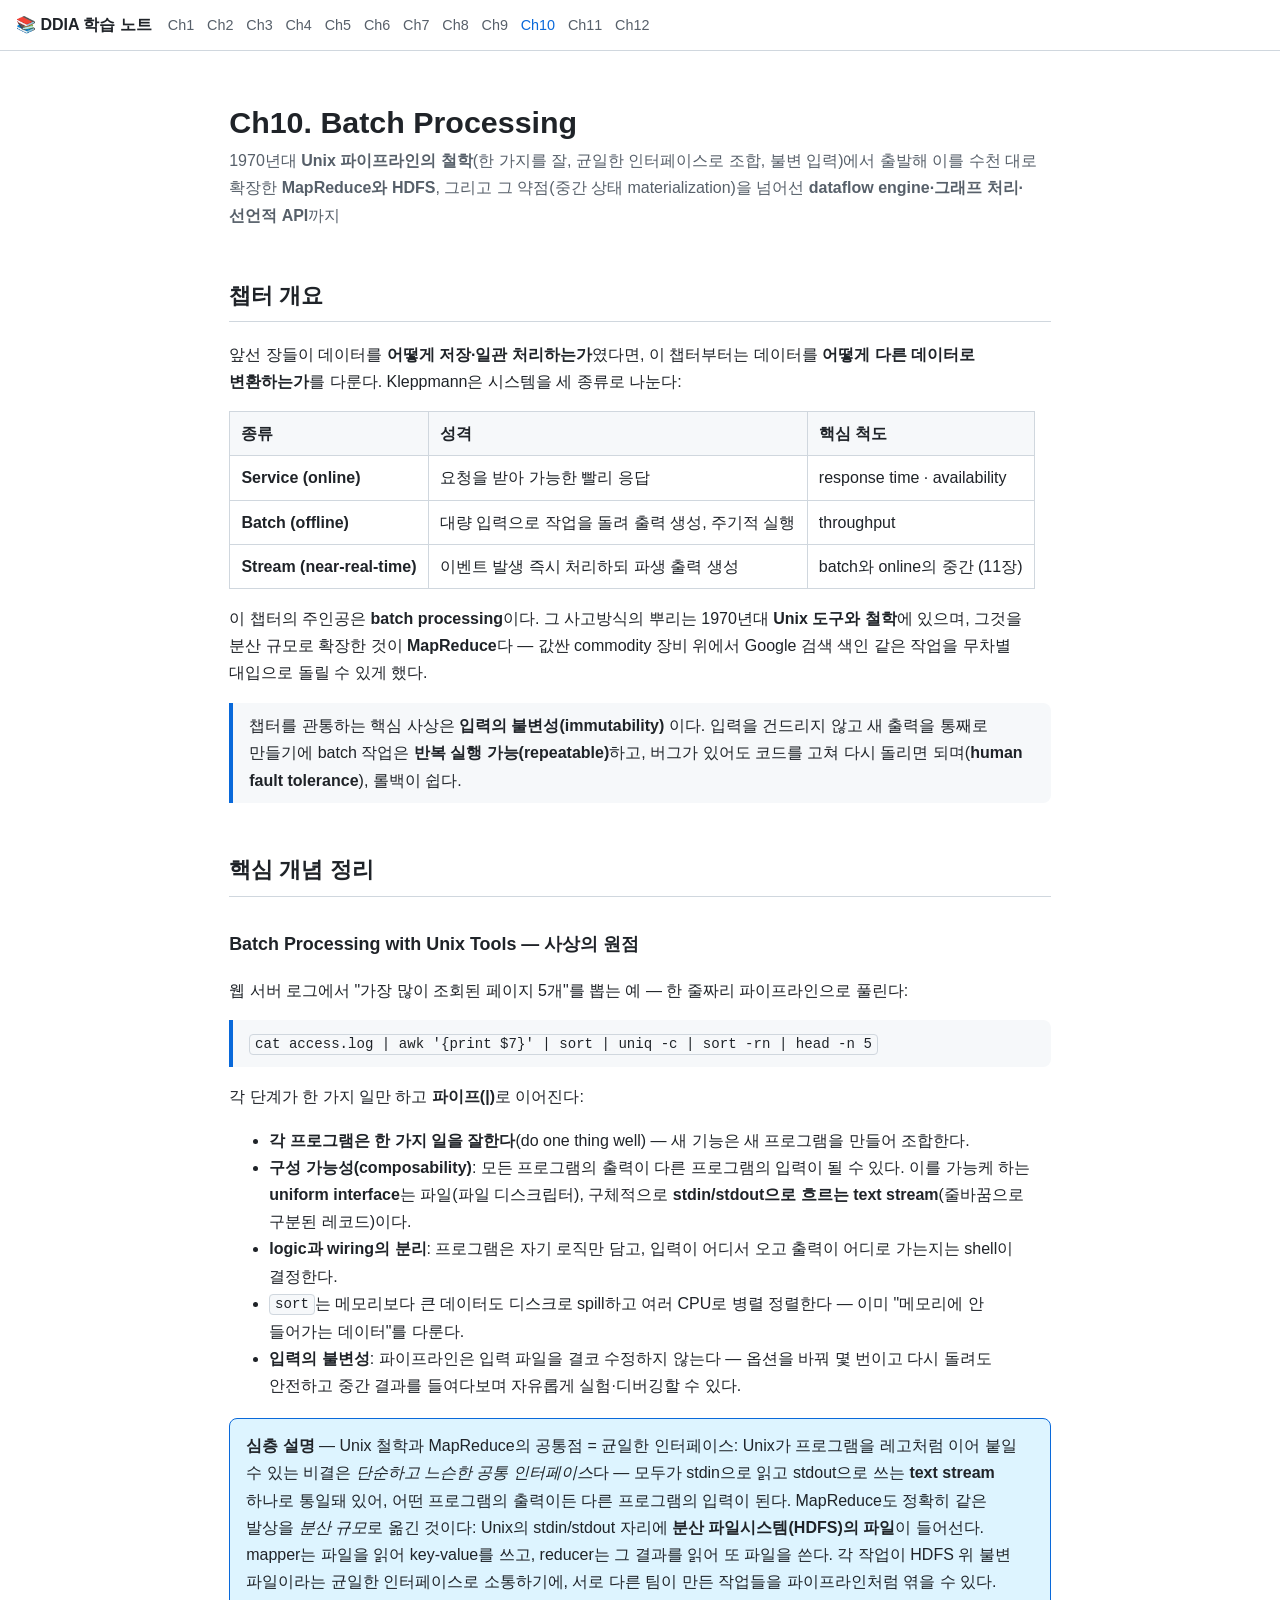
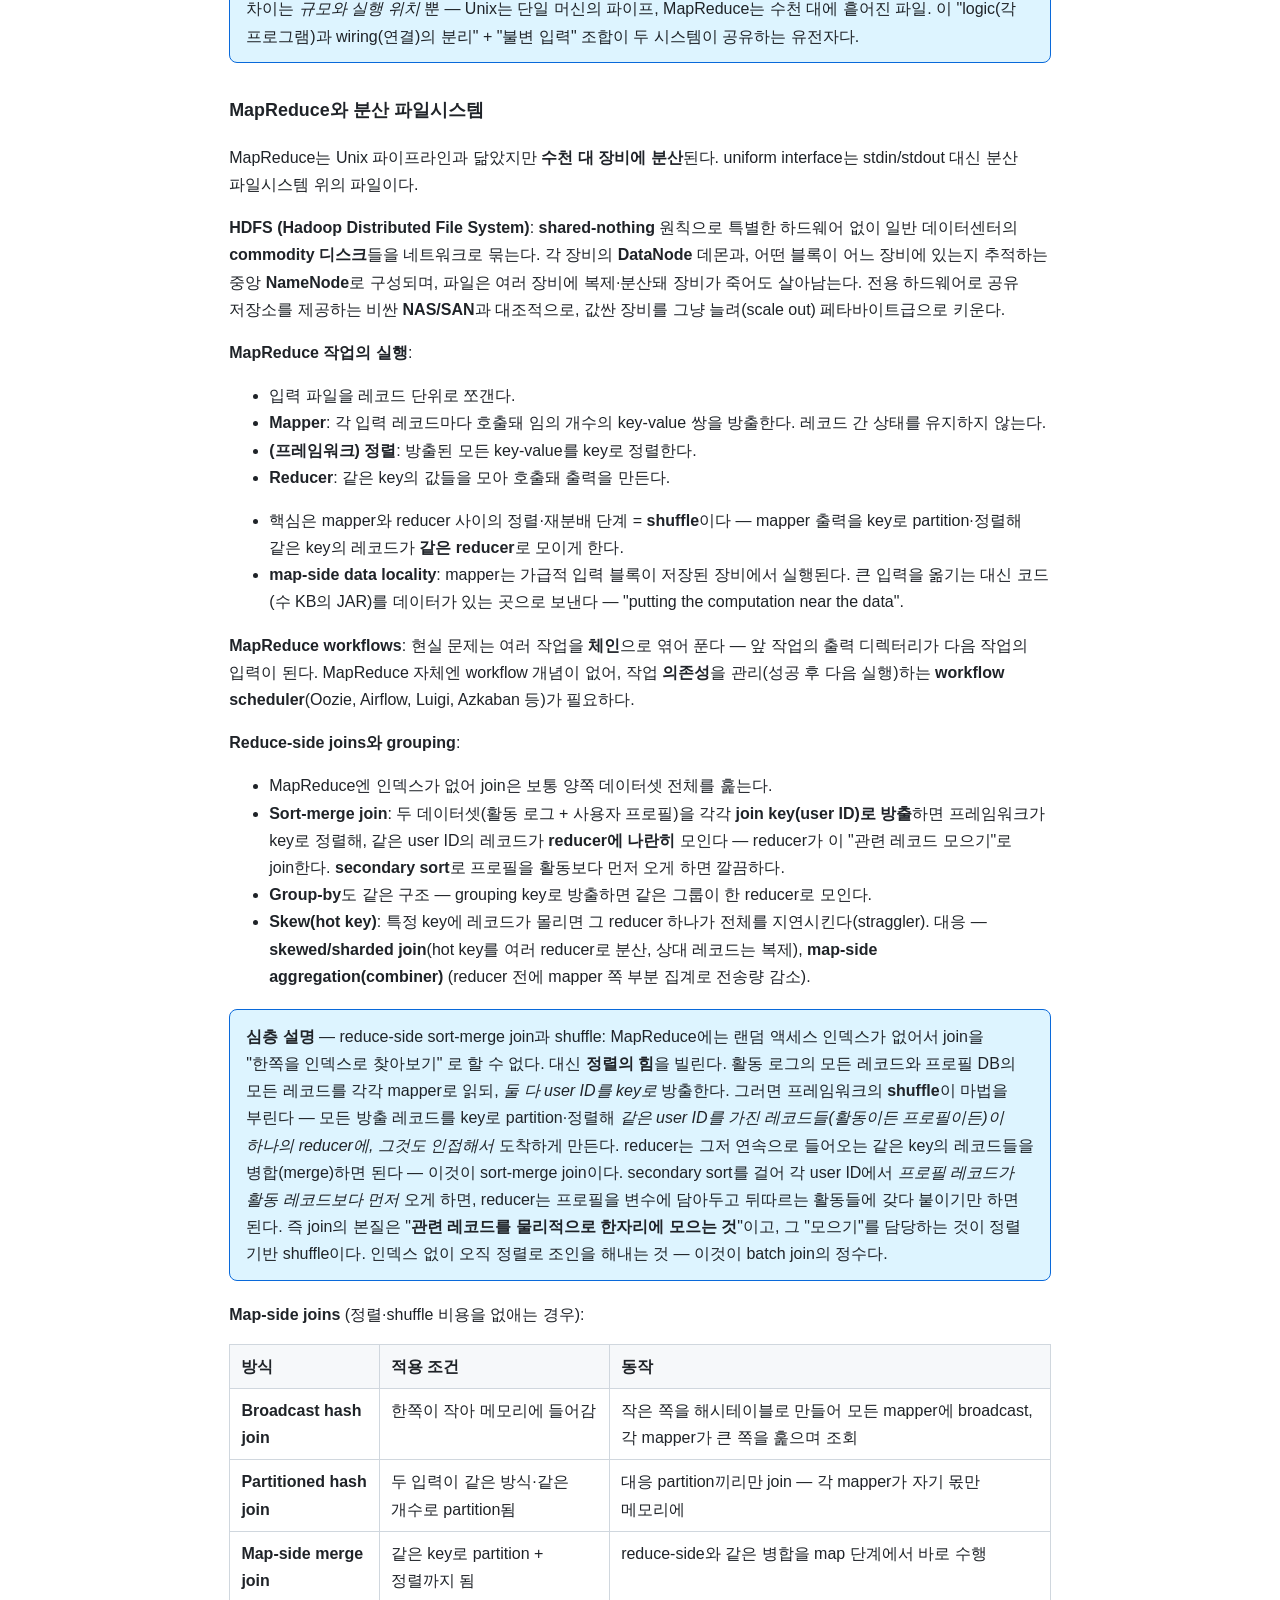
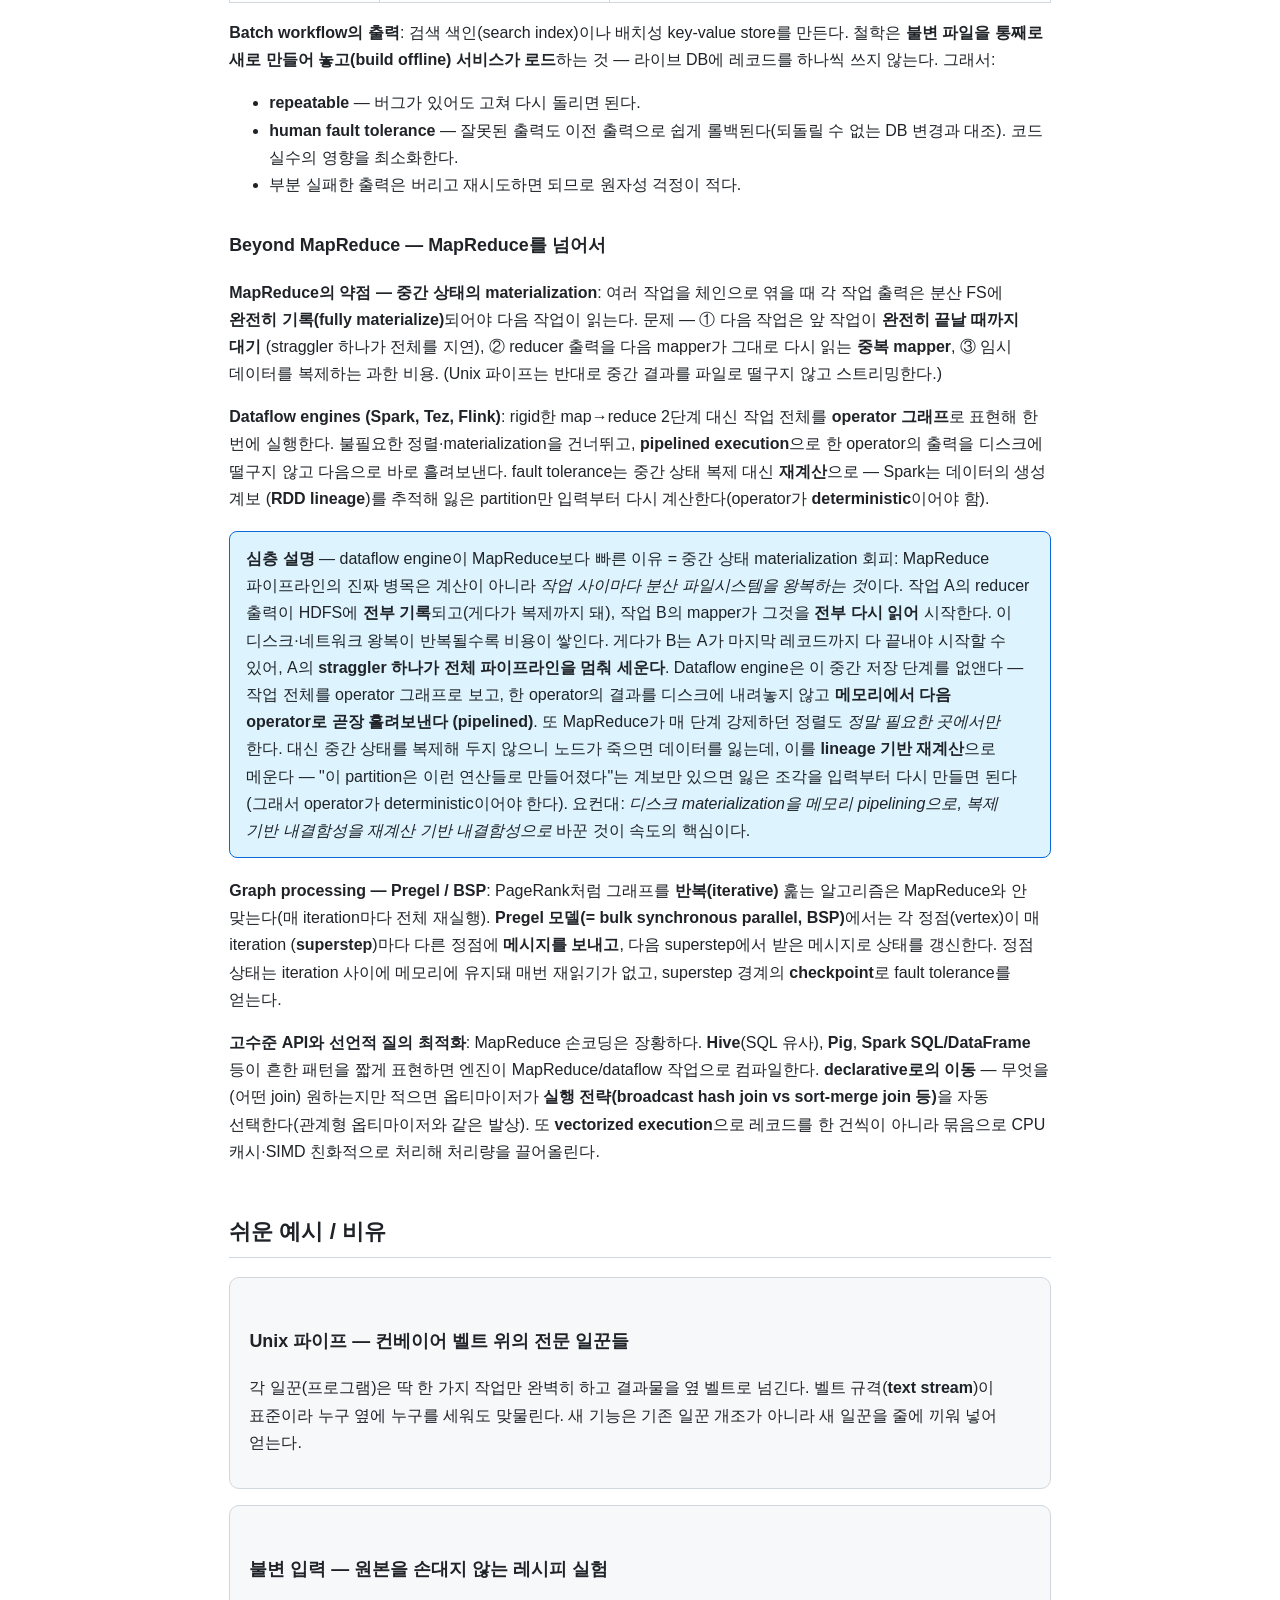
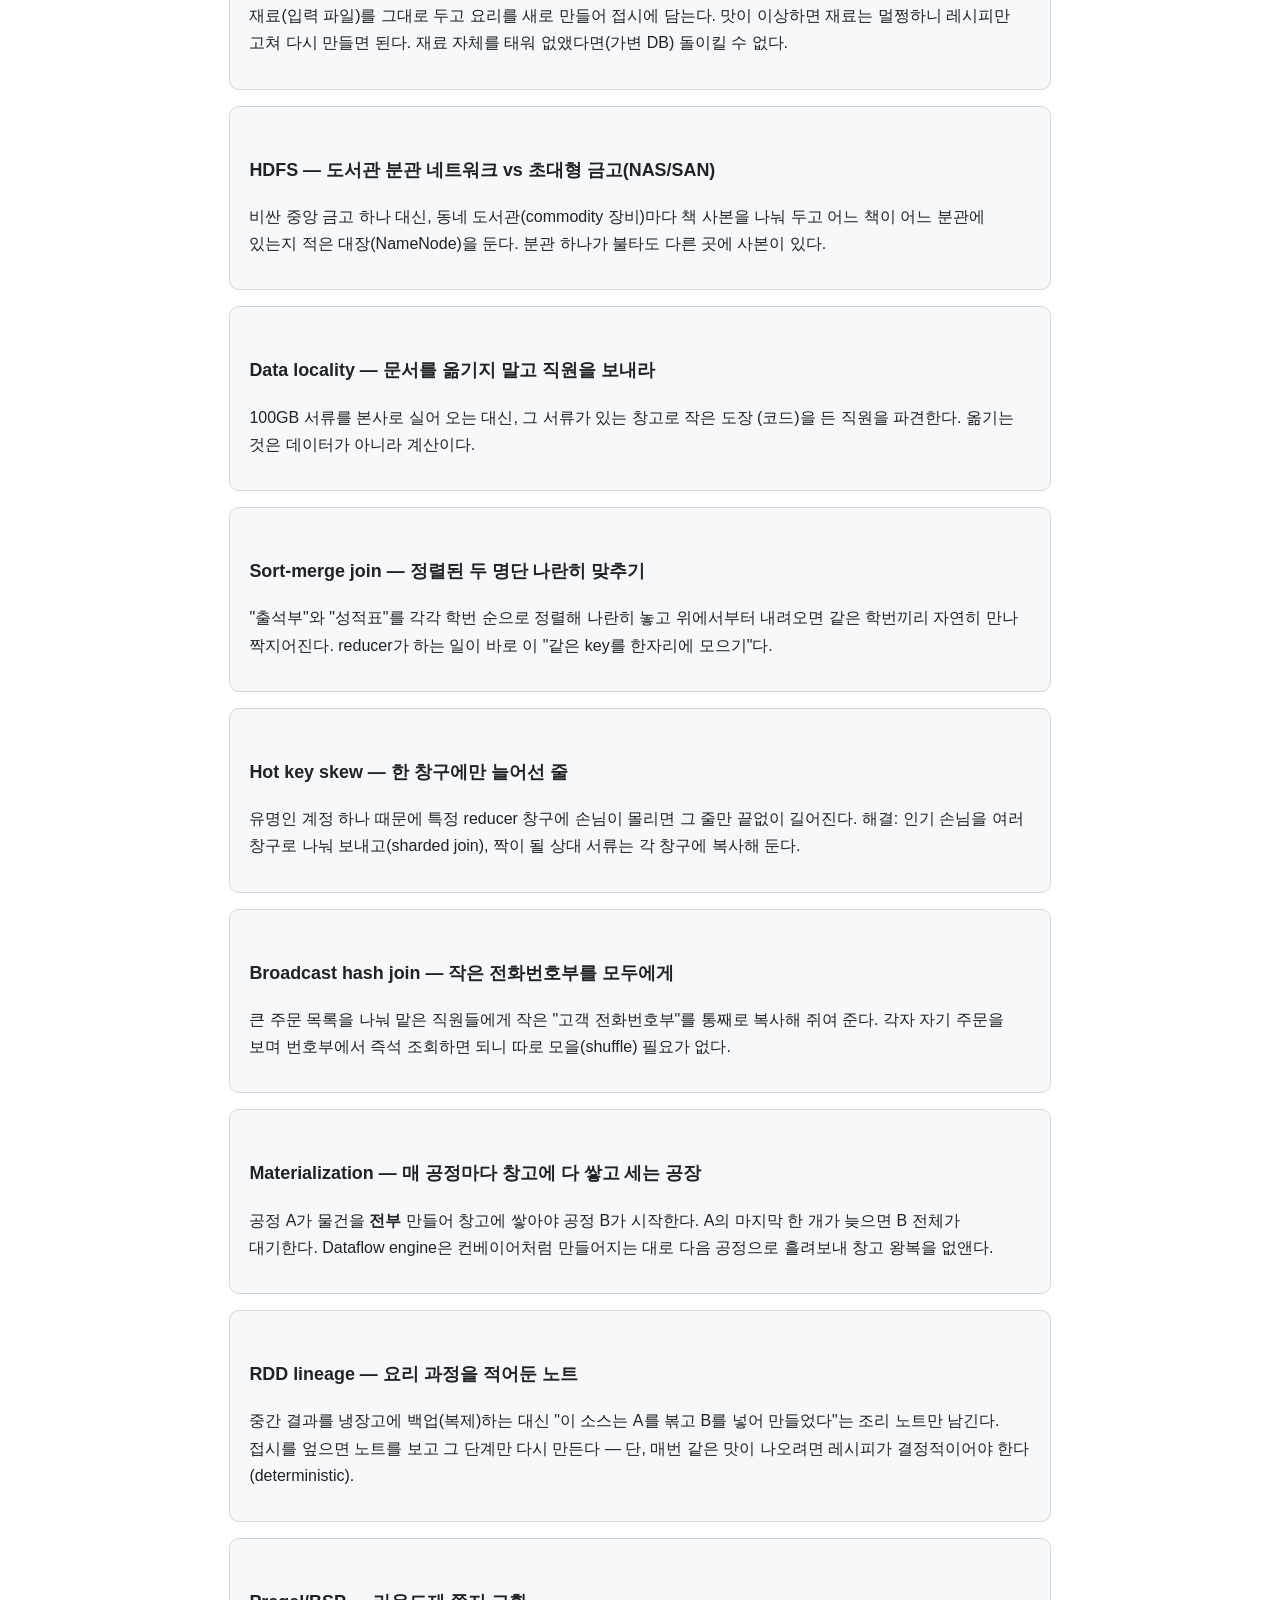
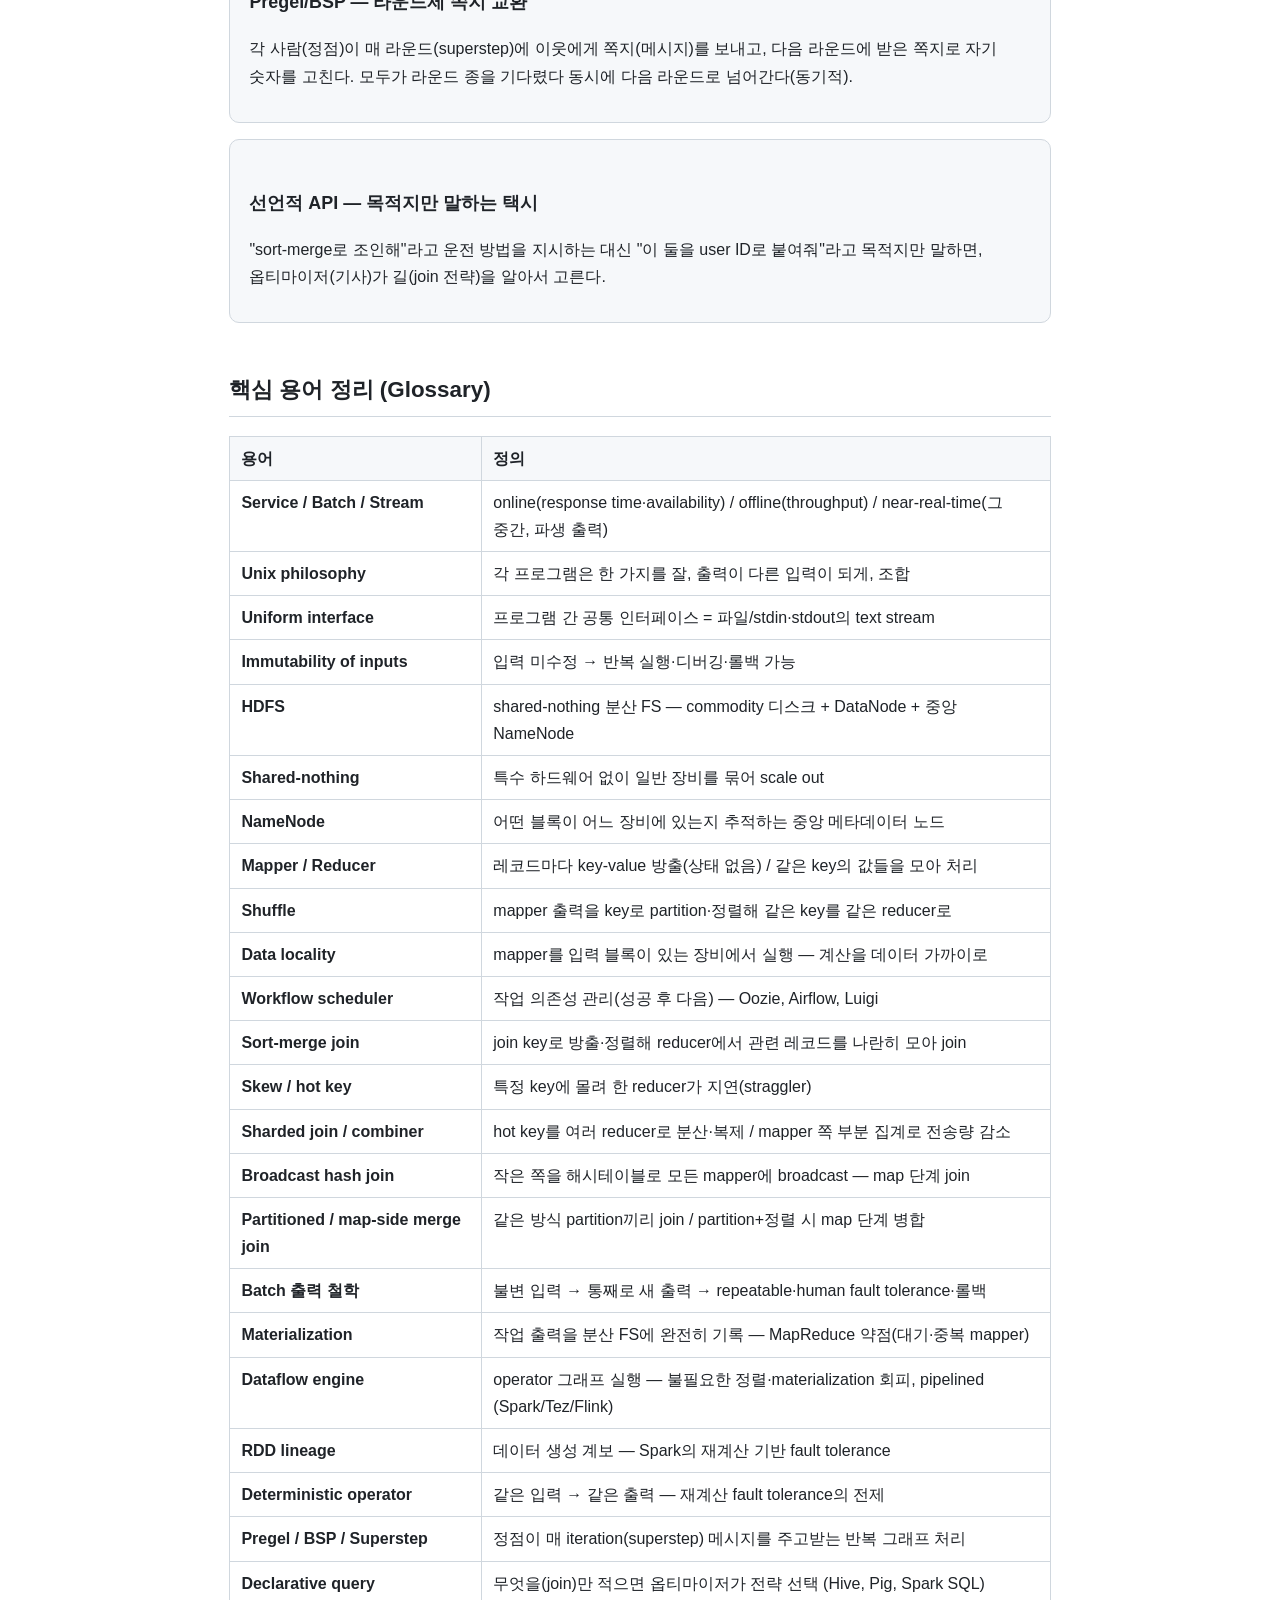
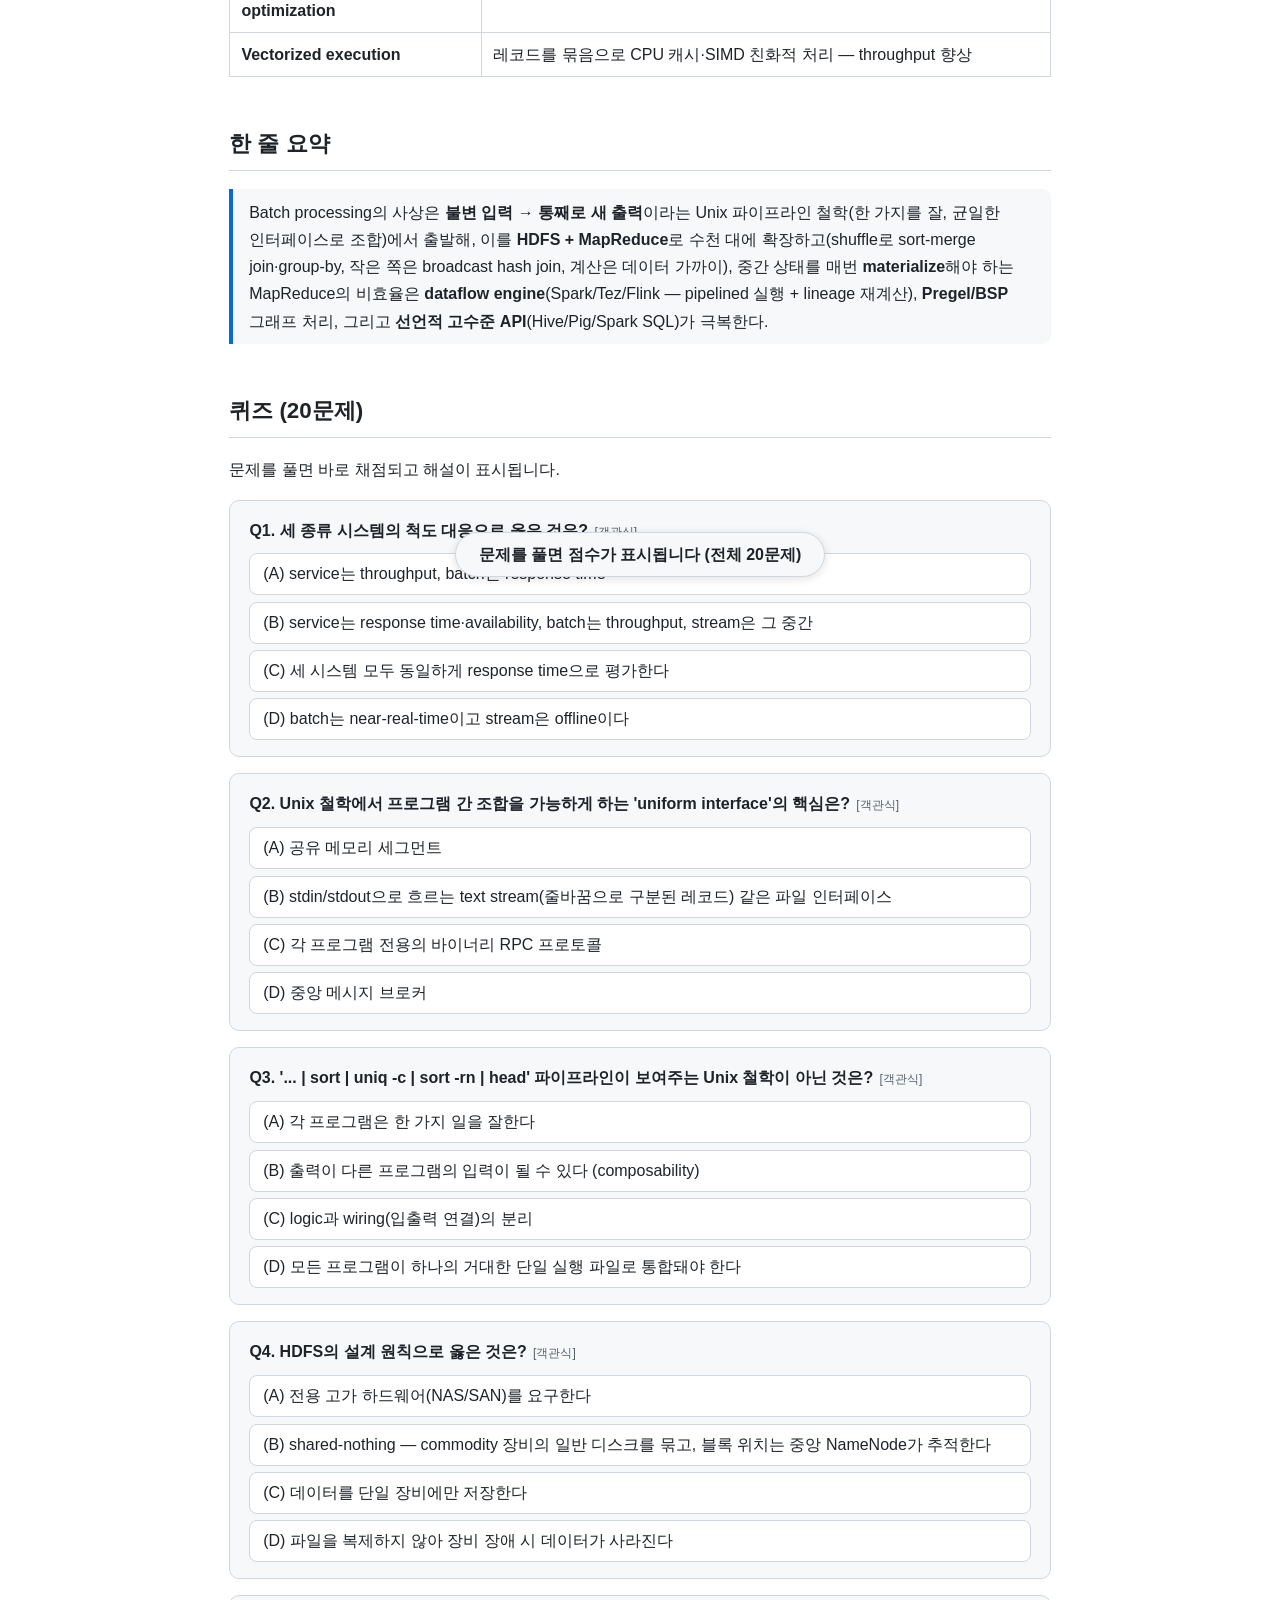
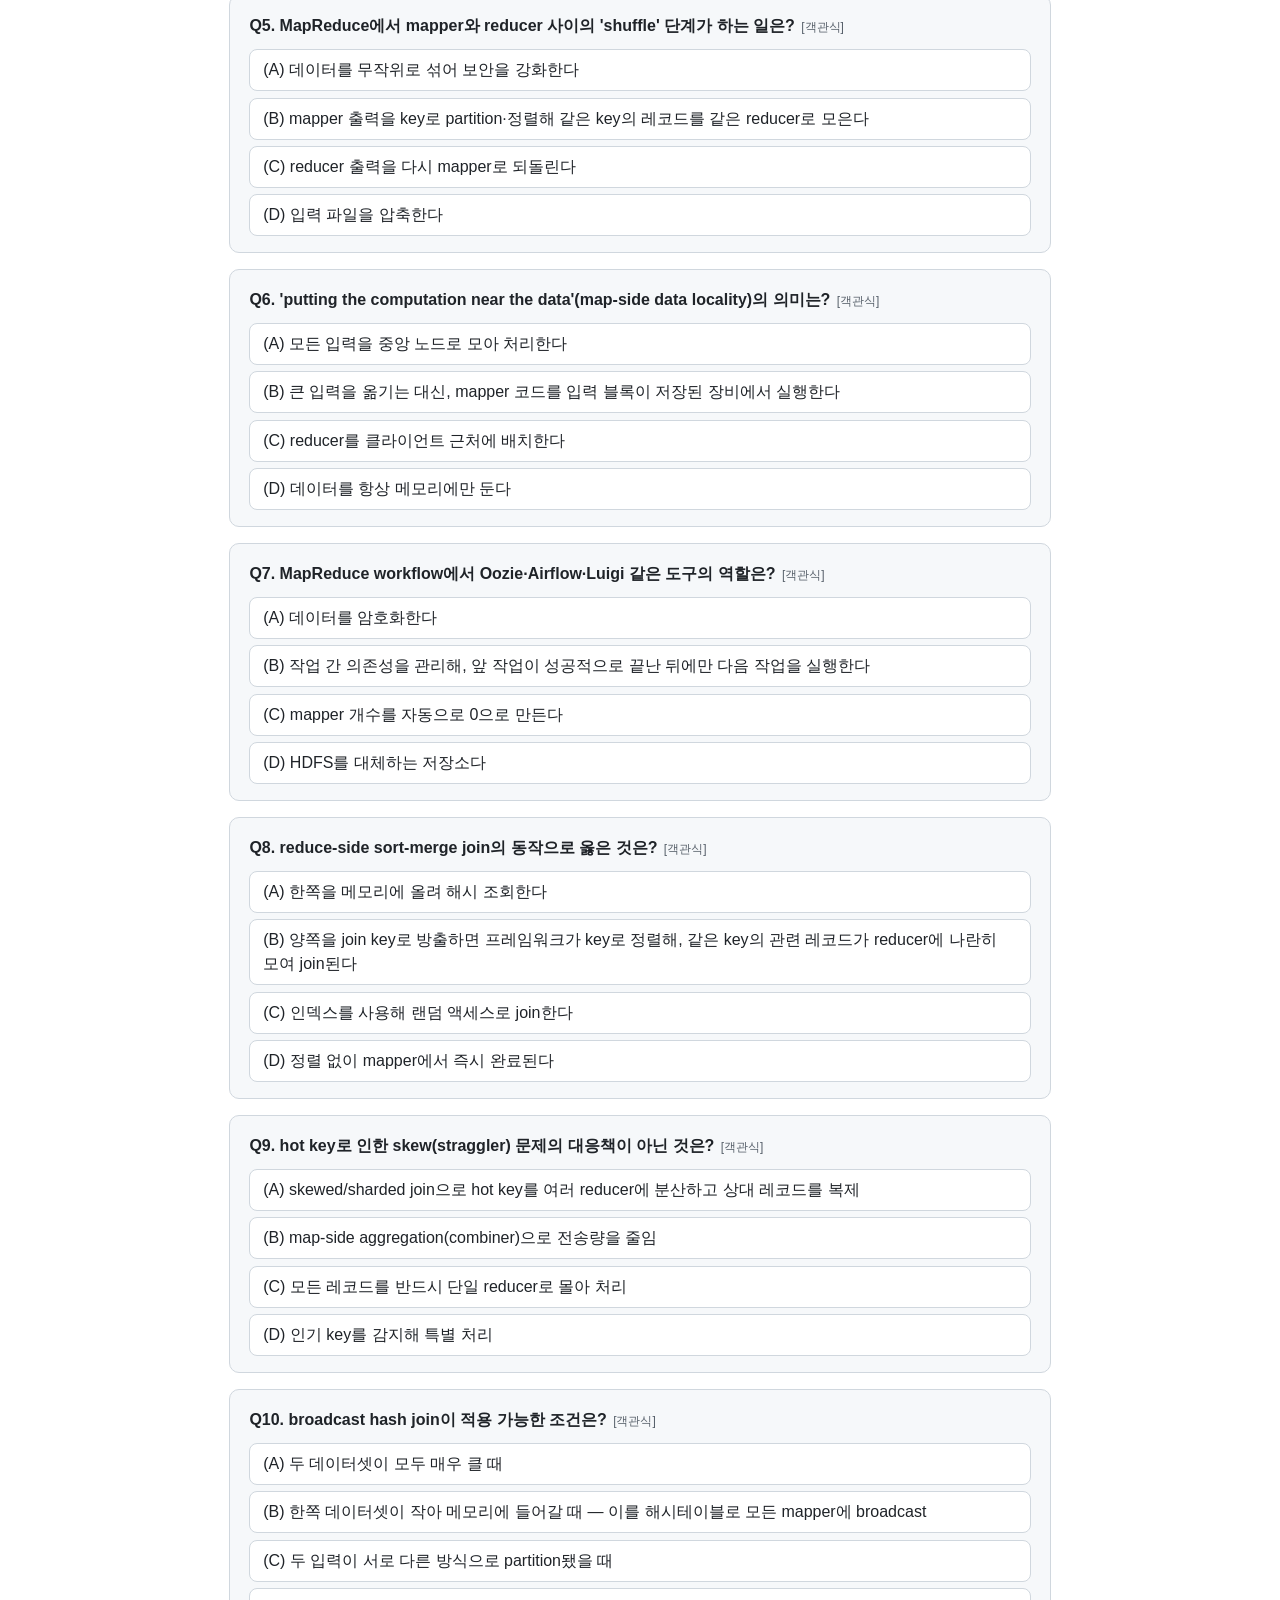
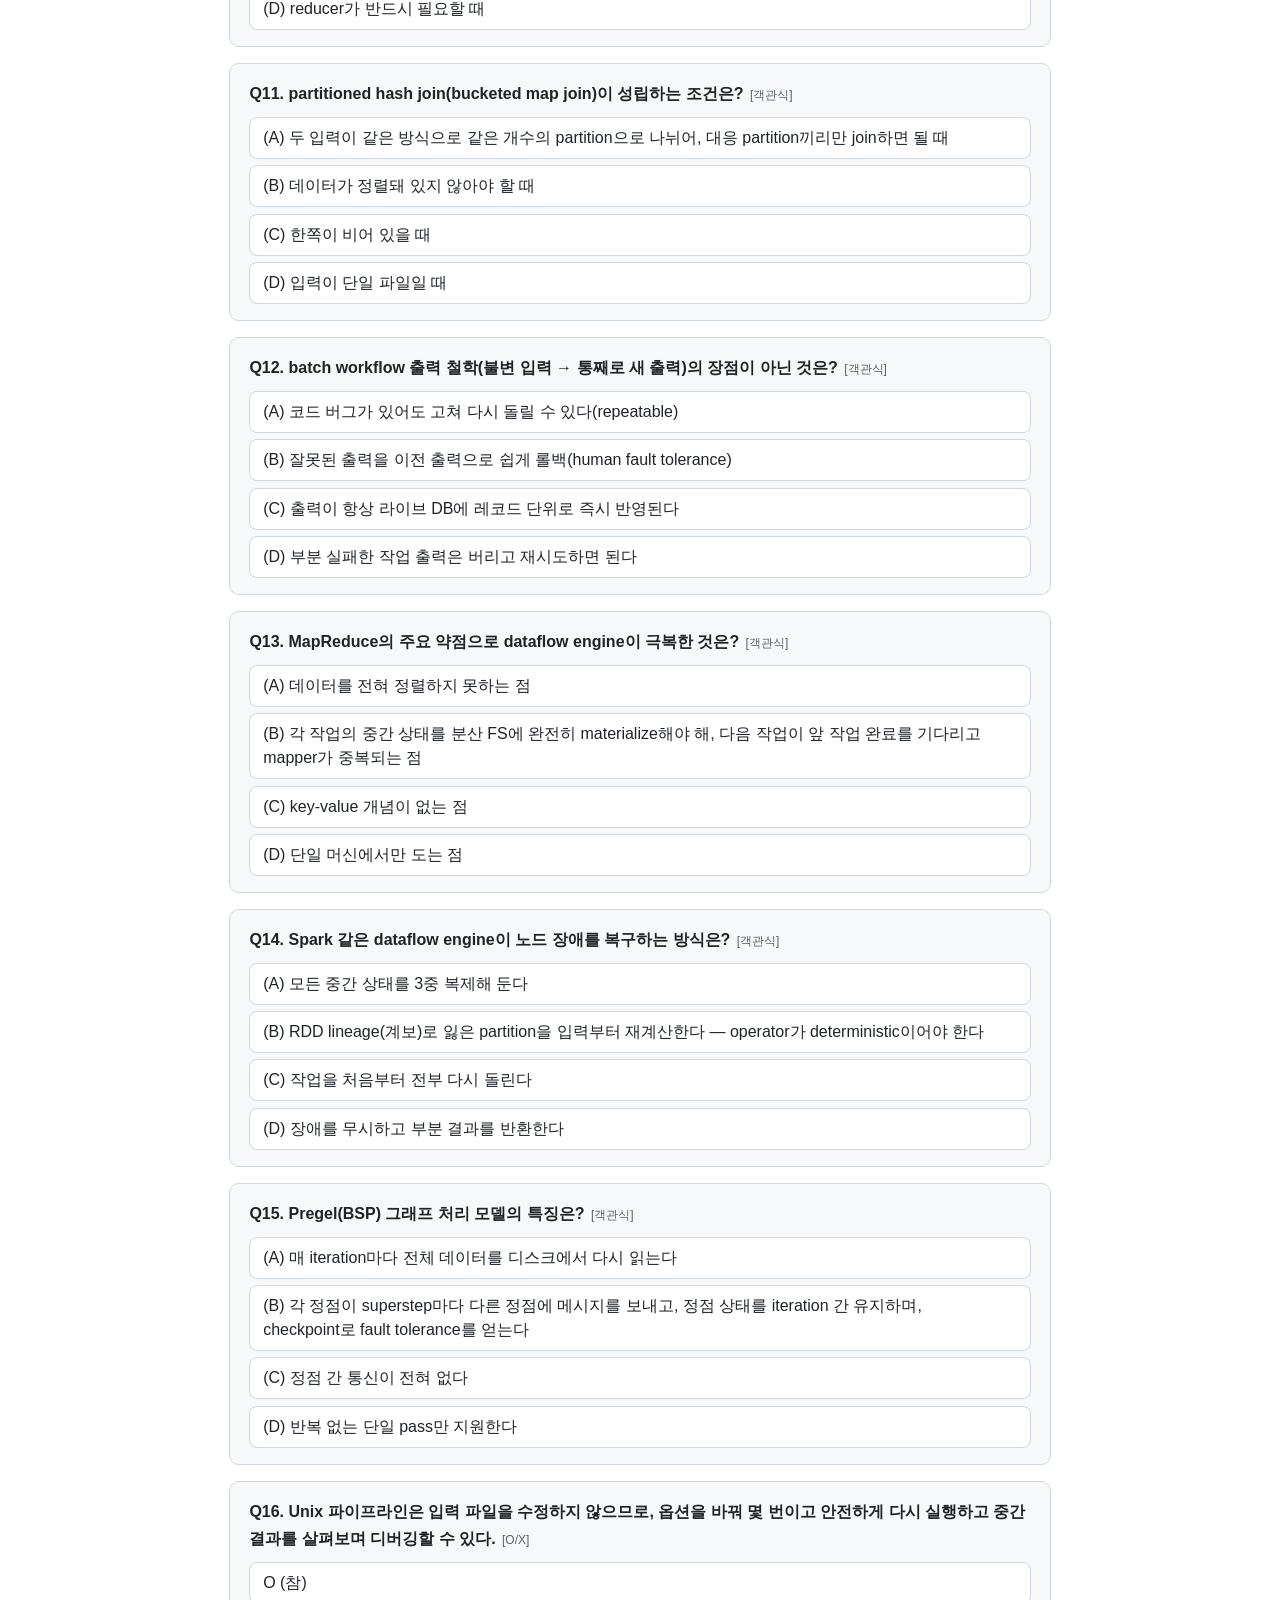
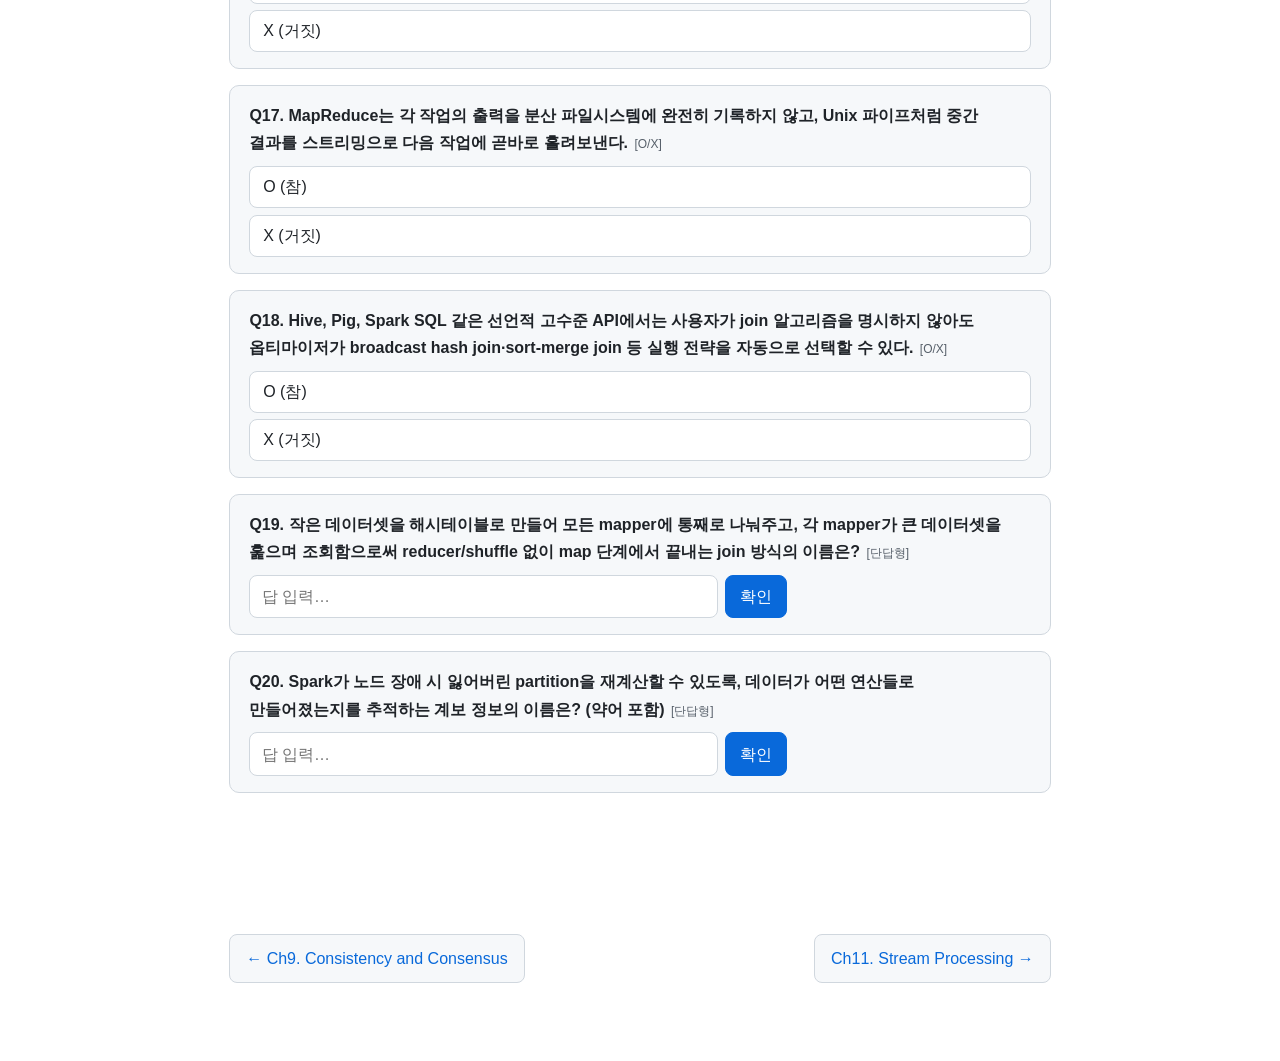
<file: docs/ch10.html>
<!doctype html>
<html lang="ko">
  <head>
    <meta charset="utf-8" />
    <meta name="viewport" content="width=device-width, initial-scale=1" />
    <title>Ch10. Batch Processing — DDIA 학습 노트</title>
    <link rel="stylesheet" href="assets/style.css" />
  </head>
  <body>
    <header class="site-header">
      <a href="index.html">📚 DDIA 학습 노트</a>
      <nav>
        <a href="ch01.html">Ch1</a>
        <a href="ch02.html">Ch2</a>
        <a href="ch03.html">Ch3</a>
        <a href="ch04.html">Ch4</a>
        <a href="ch05.html">Ch5</a>
        <a href="ch06.html">Ch6</a>
        <a href="ch07.html">Ch7</a>
        <a href="ch08.html">Ch8</a>
        <a href="ch09.html">Ch9</a>
        <a href="ch10.html" class="active">Ch10</a>
        <a href="ch11.html">Ch11</a>
        <a href="ch12.html">Ch12</a>
      </nav>
    </header>
    <main>
      <h1>Ch10. Batch Processing</h1>
      <p class="subtitle">
        1970년대 <strong>Unix 파이프라인의 철학</strong>(한 가지를 잘, 균일한
        인터페이스로 조합, 불변 입력)에서 출발해 이를 수천 대로 확장한
        <strong>MapReduce와 HDFS</strong>, 그리고 그 약점(중간 상태
        materialization)을 넘어선
        <strong>dataflow engine·그래프 처리·선언적 API</strong>까지
      </p>

      <h2>챕터 개요</h2>
      <p>
        앞선 장들이 데이터를 <strong>어떻게 저장·일관 처리하는가</strong>였다면,
        이 챕터부터는 데이터를
        <strong>어떻게 다른 데이터로 변환하는가</strong>를 다룬다. Kleppmann은
        시스템을 세 종류로 나눈다:
      </p>
      <table>
        <thead>
          <tr>
            <th>종류</th>
            <th>성격</th>
            <th>핵심 척도</th>
          </tr>
        </thead>
        <tbody>
          <tr>
            <td><strong>Service (online)</strong></td>
            <td>요청을 받아 가능한 빨리 응답</td>
            <td>response time · availability</td>
          </tr>
          <tr>
            <td><strong>Batch (offline)</strong></td>
            <td>대량 입력으로 작업을 돌려 출력 생성, 주기적 실행</td>
            <td>throughput</td>
          </tr>
          <tr>
            <td><strong>Stream (near-real-time)</strong></td>
            <td>이벤트 발생 즉시 처리하되 파생 출력 생성</td>
            <td>batch와 online의 중간 (11장)</td>
          </tr>
        </tbody>
      </table>
      <p>
        이 챕터의 주인공은 <strong>batch processing</strong>이다. 그 사고방식의
        뿌리는 1970년대 <strong>Unix 도구와 철학</strong>에 있으며, 그것을 분산
        규모로 확장한 것이 <strong>MapReduce</strong>다 — 값싼 commodity 장비
        위에서 Google 검색 색인 같은 작업을 무차별 대입으로 돌릴 수 있게 했다.
      </p>
      <blockquote>
        챕터를 관통하는 핵심 사상은 <strong>입력의 불변성(immutability)</strong>
        이다. 입력을 건드리지 않고 새 출력을 통째로 만들기에 batch 작업은
        <strong>반복 실행 가능(repeatable)</strong>하고, 버그가 있어도 코드를
        고쳐 다시 돌리면 되며(<strong>human fault tolerance</strong>), 롤백이
        쉽다.
      </blockquote>

      <h2>핵심 개념 정리</h2>

      <h3>Batch Processing with Unix Tools — 사상의 원점</h3>
      <p>
        웹 서버 로그에서 "가장 많이 조회된 페이지 5개"를 뽑는 예 — 한 줄짜리
        파이프라인으로 풀린다:
      </p>
      <blockquote>
        <code
          >cat access.log | awk '{print $7}' | sort | uniq -c | sort -rn | head
          -n 5</code
        >
      </blockquote>
      <p>각 단계가 한 가지 일만 하고 <strong>파이프(|)</strong>로 이어진다:</p>
      <ul>
        <li>
          <strong>각 프로그램은 한 가지 일을 잘한다</strong>(do one thing well)
          — 새 기능은 새 프로그램을 만들어 조합한다.
        </li>
        <li>
          <strong>구성 가능성(composability)</strong>: 모든 프로그램의 출력이
          다른 프로그램의 입력이 될 수 있다. 이를 가능케 하는
          <strong>uniform interface</strong>는 파일(파일 디스크립터), 구체적으로
          <strong>stdin/stdout으로 흐르는 text stream</strong>(줄바꿈으로 구분된
          레코드)이다.
        </li>
        <li>
          <strong>logic과 wiring의 분리</strong>: 프로그램은 자기 로직만 담고,
          입력이 어디서 오고 출력이 어디로 가는지는 shell이 결정한다.
        </li>
        <li>
          <code>sort</code>는 메모리보다 큰 데이터도 디스크로 spill하고 여러
          CPU로 병렬 정렬한다 — 이미 "메모리에 안 들어가는 데이터"를 다룬다.
        </li>
        <li>
          <strong>입력의 불변성</strong>: 파이프라인은 입력 파일을 결코 수정하지
          않는다 — 옵션을 바꿔 몇 번이고 다시 돌려도 안전하고 중간 결과를
          들여다보며 자유롭게 실험·디버깅할 수 있다.
        </li>
      </ul>
      <div class="callout">
        <strong>심층 설명</strong> — Unix 철학과 MapReduce의 공통점 = 균일한
        인터페이스: Unix가 프로그램을 레고처럼 이어 붙일 수 있는 비결은
        <em>단순하고 느슨한 공통 인터페이스</em>다 — 모두가 stdin으로 읽고
        stdout으로 쓰는 <strong>text stream</strong> 하나로 통일돼 있어, 어떤
        프로그램의 출력이든 다른 프로그램의 입력이 된다. MapReduce도 정확히 같은
        발상을 <em>분산 규모</em>로 옮긴 것이다: Unix의 stdin/stdout 자리에
        <strong>분산 파일시스템(HDFS)의 파일</strong>이 들어선다. mapper는
        파일을 읽어 key-value를 쓰고, reducer는 그 결과를 읽어 또 파일을 쓴다.
        각 작업이 HDFS 위 불변 파일이라는 균일한 인터페이스로 소통하기에, 서로
        다른 팀이 만든 작업들을 파이프라인처럼 엮을 수 있다. 차이는
        <em>규모와 실행 위치</em>
        뿐 — Unix는 단일 머신의 파이프, MapReduce는 수천 대에 흩어진 파일. 이
        "logic(각 프로그램)과 wiring(연결)의 분리" + "불변 입력" 조합이 두
        시스템이 공유하는 유전자다.
      </div>

      <h3>MapReduce와 분산 파일시스템</h3>
      <p>
        MapReduce는 Unix 파이프라인과 닮았지만
        <strong>수천 대 장비에 분산</strong>된다. uniform interface는
        stdin/stdout 대신 분산 파일시스템 위의 파일이다.
      </p>
      <p>
        <strong>HDFS (Hadoop Distributed File System)</strong>:
        <strong>shared-nothing</strong> 원칙으로 특별한 하드웨어 없이 일반
        데이터센터의 <strong>commodity 디스크</strong>들을 네트워크로 묶는다. 각
        장비의 <strong>DataNode</strong> 데몬과, 어떤 블록이 어느 장비에 있는지
        추적하는 중앙 <strong>NameNode</strong>로 구성되며, 파일은 여러 장비에
        복제·분산돼 장비가 죽어도 살아남는다. 전용 하드웨어로 공유 저장소를
        제공하는 비싼 <strong>NAS/SAN</strong>과 대조적으로, 값싼 장비를 그냥
        늘려(scale out) 페타바이트급으로 키운다.
      </p>
      <p><strong>MapReduce 작업의 실행</strong>:</p>
      <ul>
        <li>입력 파일을 레코드 단위로 쪼갠다.</li>
        <li>
          <strong>Mapper</strong>: 각 입력 레코드마다 호출돼 임의 개수의
          key-value 쌍을 방출한다. 레코드 간 상태를 유지하지 않는다.
        </li>
        <li>
          <strong>(프레임워크) 정렬</strong>: 방출된 모든 key-value를 key로
          정렬한다.
        </li>
        <li>
          <strong>Reducer</strong>: 같은 key의 값들을 모아 호출돼 출력을 만든다.
        </li>
      </ul>
      <ul>
        <li>
          핵심은 mapper와 reducer 사이의 정렬·재분배 단계 =
          <strong>shuffle</strong>이다 — mapper 출력을 key로 partition·정렬해
          같은 key의 레코드가 <strong>같은 reducer</strong>로 모이게 한다.
        </li>
        <li>
          <strong>map-side data locality</strong>: mapper는 가급적 입력 블록이
          저장된 장비에서 실행된다. 큰 입력을 옮기는 대신 코드(수 KB의 JAR)를
          데이터가 있는 곳으로 보낸다 — "putting the computation near the data".
        </li>
      </ul>
      <p>
        <strong>MapReduce workflows</strong>: 현실 문제는 여러 작업을
        <strong>체인</strong>으로 엮어 푼다 — 앞 작업의 출력 디렉터리가 다음
        작업의 입력이 된다. MapReduce 자체엔 workflow 개념이 없어, 작업
        <strong>의존성</strong>을 관리(성공 후 다음 실행)하는
        <strong>workflow scheduler</strong>(Oozie, Airflow, Luigi, Azkaban 등)가
        필요하다.
      </p>

      <p><strong>Reduce-side joins와 grouping</strong>:</p>
      <ul>
        <li>
          MapReduce엔 인덱스가 없어 join은 보통 양쪽 데이터셋 전체를 훑는다.
        </li>
        <li>
          <strong>Sort-merge join</strong>: 두 데이터셋(활동 로그 + 사용자
          프로필)을 각각 <strong>join key(user ID)로 방출</strong>하면
          프레임워크가 key로 정렬해, 같은 user ID의 레코드가
          <strong>reducer에 나란히</strong> 모인다 — reducer가 이 "관련 레코드
          모으기"로 join한다. <strong>secondary sort</strong>로 프로필을
          활동보다 먼저 오게 하면 깔끔하다.
        </li>
        <li>
          <strong>Group-by</strong>도 같은 구조 — grouping key로 방출하면 같은
          그룹이 한 reducer로 모인다.
        </li>
        <li>
          <strong>Skew(hot key)</strong>: 특정 key에 레코드가 몰리면 그 reducer
          하나가 전체를 지연시킨다(straggler). 대응 —
          <strong>skewed/sharded join</strong>(hot key를 여러 reducer로 분산,
          상대 레코드는 복제), <strong>map-side aggregation(combiner)</strong>
          (reducer 전에 mapper 쪽 부분 집계로 전송량 감소).
        </li>
      </ul>

      <div class="callout">
        <strong>심층 설명</strong> — reduce-side sort-merge join과 shuffle:
        MapReduce에는 랜덤 액세스 인덱스가 없어서 join을 "한쪽을 인덱스로
        찾아보기" 로 할 수 없다. 대신 <strong>정렬의 힘</strong>을 빌린다. 활동
        로그의 모든 레코드와 프로필 DB의 모든 레코드를 각각 mapper로 읽되,
        <em>둘 다 user ID를 key로</em> 방출한다. 그러면 프레임워크의
        <strong>shuffle</strong>이 마법을 부린다 — 모든 방출 레코드를 key로
        partition·정렬해
        <em
          >같은 user ID를 가진 레코드들(활동이든 프로필이든)이 하나의 reducer에,
          그것도 인접해서</em
        >
        도착하게 만든다. reducer는 그저 연속으로 들어오는 같은 key의 레코드들을
        병합(merge)하면 된다 — 이것이 sort-merge join이다. secondary sort를 걸어
        각 user ID에서 <em>프로필 레코드가 활동 레코드보다 먼저</em> 오게 하면,
        reducer는 프로필을 변수에 담아두고 뒤따르는 활동들에 갖다 붙이기만 하면
        된다. 즉 join의 본질은 "<strong
          >관련 레코드를 물리적으로 한자리에 모으는 것</strong
        >"이고, 그 "모으기"를 담당하는 것이 정렬 기반 shuffle이다. 인덱스 없이
        오직 정렬로 조인을 해내는 것 — 이것이 batch join의 정수다.
      </div>

      <p><strong>Map-side joins</strong> (정렬·shuffle 비용을 없애는 경우):</p>
      <table>
        <thead>
          <tr>
            <th>방식</th>
            <th>적용 조건</th>
            <th>동작</th>
          </tr>
        </thead>
        <tbody>
          <tr>
            <td><strong>Broadcast hash join</strong></td>
            <td>한쪽이 작아 메모리에 들어감</td>
            <td>
              작은 쪽을 해시테이블로 만들어 모든 mapper에 broadcast, 각 mapper가
              큰 쪽을 훑으며 조회
            </td>
          </tr>
          <tr>
            <td><strong>Partitioned hash join</strong></td>
            <td>두 입력이 같은 방식·같은 개수로 partition됨</td>
            <td>대응 partition끼리만 join — 각 mapper가 자기 몫만 메모리에</td>
          </tr>
          <tr>
            <td><strong>Map-side merge join</strong></td>
            <td>같은 key로 partition + 정렬까지 됨</td>
            <td>reduce-side와 같은 병합을 map 단계에서 바로 수행</td>
          </tr>
        </tbody>
      </table>

      <p>
        <strong>Batch workflow의 출력</strong>: 검색 색인(search index)이나
        배치성 key-value store를 만든다. 철학은
        <strong
          >불변 파일을 통째로 새로 만들어 놓고(build offline) 서비스가
          로드</strong
        >하는 것 — 라이브 DB에 레코드를 하나씩 쓰지 않는다. 그래서:
      </p>
      <ul>
        <li>
          <strong>repeatable</strong> — 버그가 있어도 고쳐 다시 돌리면 된다.
        </li>
        <li>
          <strong>human fault tolerance</strong> — 잘못된 출력도 이전 출력으로
          쉽게 롤백된다(되돌릴 수 없는 DB 변경과 대조). 코드 실수의 영향을
          최소화한다.
        </li>
        <li>부분 실패한 출력은 버리고 재시도하면 되므로 원자성 걱정이 적다.</li>
      </ul>

      <h3>Beyond MapReduce — MapReduce를 넘어서</h3>
      <p>
        <strong>MapReduce의 약점 — 중간 상태의 materialization</strong>: 여러
        작업을 체인으로 엮을 때 각 작업 출력은 분산 FS에
        <strong>완전히 기록(fully materialize)</strong>되어야 다음 작업이
        읽는다. 문제 — ① 다음 작업은 앞 작업이
        <strong>완전히 끝날 때까지 대기</strong> (straggler 하나가 전체를 지연),
        ② reducer 출력을 다음 mapper가 그대로 다시 읽는
        <strong>중복 mapper</strong>, ③ 임시 데이터를 복제하는 과한 비용. (Unix
        파이프는 반대로 중간 결과를 파일로 떨구지 않고 스트리밍한다.)
      </p>
      <p>
        <strong>Dataflow engines (Spark, Tez, Flink)</strong>: rigid한
        map→reduce 2단계 대신 작업 전체를 <strong>operator 그래프</strong>로
        표현해 한 번에 실행한다. 불필요한 정렬·materialization을 건너뛰고,
        <strong>pipelined execution</strong>으로 한 operator의 출력을 디스크에
        떨구지 않고 다음으로 바로 흘려보낸다. fault tolerance는 중간 상태 복제
        대신 <strong>재계산</strong>으로 — Spark는 데이터의 생성 계보 (<strong
          >RDD lineage</strong
        >)를 추적해 잃은 partition만 입력부터 다시 계산한다(operator가
        <strong>deterministic</strong>이어야 함).
      </p>
      <div class="callout">
        <strong>심층 설명</strong> — dataflow engine이 MapReduce보다 빠른 이유 =
        중간 상태 materialization 회피: MapReduce 파이프라인의 진짜 병목은
        계산이 아니라 <em>작업 사이마다 분산 파일시스템을 왕복하는 것</em>이다.
        작업 A의 reducer 출력이 HDFS에 <strong>전부 기록</strong>되고(게다가
        복제까지 돼), 작업 B의 mapper가 그것을
        <strong>전부 다시 읽어</strong> 시작한다. 이 디스크·네트워크 왕복이
        반복될수록 비용이 쌓인다. 게다가 B는 A가 마지막 레코드까지 다 끝내야
        시작할 수 있어, A의
        <strong>straggler 하나가 전체 파이프라인을 멈춰 세운다</strong>.
        Dataflow engine은 이 중간 저장 단계를 없앤다 — 작업 전체를 operator
        그래프로 보고, 한 operator의 결과를 디스크에 내려놓지 않고
        <strong>메모리에서 다음 operator로 곧장 흘려보낸다 (pipelined)</strong>.
        또 MapReduce가 매 단계 강제하던 정렬도
        <em>정말 필요한 곳에서만</em> 한다. 대신 중간 상태를 복제해 두지 않으니
        노드가 죽으면 데이터를 잃는데, 이를
        <strong>lineage 기반 재계산</strong>으로 메운다 — "이 partition은 이런
        연산들로 만들어졌다"는 계보만 있으면 잃은 조각을 입력부터 다시 만들면
        된다(그래서 operator가 deterministic이어야 한다). 요컨대:
        <em
          >디스크 materialization을 메모리 pipelining으로, 복제 기반 내결함성을
          재계산 기반 내결함성으로</em
        >
        바꾼 것이 속도의 핵심이다.
      </div>
      <p>
        <strong>Graph processing — Pregel / BSP</strong>: PageRank처럼 그래프를
        <strong>반복(iterative)</strong> 훑는 알고리즘은 MapReduce와 안
        맞는다(매 iteration마다 전체 재실행).
        <strong>Pregel 모델(= bulk synchronous parallel, BSP)</strong>에서는 각
        정점(vertex)이 매 iteration (<strong>superstep</strong>)마다 다른 정점에
        <strong>메시지를 보내고</strong>, 다음 superstep에서 받은 메시지로
        상태를 갱신한다. 정점 상태는 iteration 사이에 메모리에 유지돼 매번
        재읽기가 없고, superstep 경계의 <strong>checkpoint</strong>로 fault
        tolerance를 얻는다.
      </p>
      <p>
        <strong>고수준 API와 선언적 질의 최적화</strong>: MapReduce 손코딩은
        장황하다. <strong>Hive</strong>(SQL 유사), <strong>Pig</strong>,
        <strong>Spark SQL/DataFrame</strong> 등이 흔한 패턴을 짧게 표현하면
        엔진이 MapReduce/dataflow 작업으로 컴파일한다.
        <strong>declarative로의 이동</strong> — 무엇을(어떤 join) 원하는지만
        적으면 옵티마이저가
        <strong>실행 전략(broadcast hash join vs sort-merge join 등)</strong>을
        자동 선택한다(관계형 옵티마이저와 같은 발상). 또
        <strong>vectorized execution</strong>으로 레코드를 한 건씩이 아니라
        묶음으로 CPU 캐시·SIMD 친화적으로 처리해 처리량을 끌어올린다.
      </p>

      <h2>쉬운 예시 / 비유</h2>
      <div class="card">
        <h3>Unix 파이프 — 컨베이어 벨트 위의 전문 일꾼들</h3>
        <p>
          각 일꾼(프로그램)은 딱 한 가지 작업만 완벽히 하고 결과물을 옆 벨트로
          넘긴다. 벨트 규격(<strong>text stream</strong>)이 표준이라 누구 옆에
          누구를 세워도 맞물린다. 새 기능은 기존 일꾼 개조가 아니라 새 일꾼을
          줄에 끼워 넣어 얻는다.
        </p>
      </div>
      <div class="card">
        <h3>불변 입력 — 원본을 손대지 않는 레시피 실험</h3>
        <p>
          재료(입력 파일)를 그대로 두고 요리를 새로 만들어 접시에 담는다. 맛이
          이상하면 재료는 멀쩡하니 레시피만 고쳐 다시 만들면 된다. 재료 자체를
          태워 없앴다면(가변 DB) 돌이킬 수 없다.
        </p>
      </div>
      <div class="card">
        <h3>HDFS — 도서관 분관 네트워크 vs 초대형 금고(NAS/SAN)</h3>
        <p>
          비싼 중앙 금고 하나 대신, 동네 도서관(commodity 장비)마다 책 사본을
          나눠 두고 어느 책이 어느 분관에 있는지 적은 대장(NameNode)을 둔다.
          분관 하나가 불타도 다른 곳에 사본이 있다.
        </p>
      </div>
      <div class="card">
        <h3>Data locality — 문서를 옮기지 말고 직원을 보내라</h3>
        <p>
          100GB 서류를 본사로 실어 오는 대신, 그 서류가 있는 창고로 작은 도장
          (코드)을 든 직원을 파견한다. 옮기는 것은 데이터가 아니라 계산이다.
        </p>
      </div>
      <div class="card">
        <h3>Sort-merge join — 정렬된 두 명단 나란히 맞추기</h3>
        <p>
          "출석부"와 "성적표"를 각각 학번 순으로 정렬해 나란히 놓고 위에서부터
          내려오면 같은 학번끼리 자연히 만나 짝지어진다. reducer가 하는 일이
          바로 이 "같은 key를 한자리에 모으기"다.
        </p>
      </div>
      <div class="card">
        <h3>Hot key skew — 한 창구에만 늘어선 줄</h3>
        <p>
          유명인 계정 하나 때문에 특정 reducer 창구에 손님이 몰리면 그 줄만
          끝없이 길어진다. 해결: 인기 손님을 여러 창구로 나눠 보내고(sharded
          join), 짝이 될 상대 서류는 각 창구에 복사해 둔다.
        </p>
      </div>
      <div class="card">
        <h3>Broadcast hash join — 작은 전화번호부를 모두에게</h3>
        <p>
          큰 주문 목록을 나눠 맡은 직원들에게 작은 "고객 전화번호부"를 통째로
          복사해 쥐여 준다. 각자 자기 주문을 보며 번호부에서 즉석 조회하면 되니
          따로 모을(shuffle) 필요가 없다.
        </p>
      </div>
      <div class="card">
        <h3>Materialization — 매 공정마다 창고에 다 쌓고 세는 공장</h3>
        <p>
          공정 A가 물건을 <strong>전부</strong> 만들어 창고에 쌓아야 공정 B가
          시작한다. A의 마지막 한 개가 늦으면 B 전체가 대기한다. Dataflow
          engine은 컨베이어처럼 만들어지는 대로 다음 공정으로 흘려보내 창고
          왕복을 없앤다.
        </p>
      </div>
      <div class="card">
        <h3>RDD lineage — 요리 과정을 적어둔 노트</h3>
        <p>
          중간 결과를 냉장고에 백업(복제)하는 대신 "이 소스는 A를 볶고 B를 넣어
          만들었다"는 조리 노트만 남긴다. 접시를 엎으면 노트를 보고 그 단계만
          다시 만든다 — 단, 매번 같은 맛이 나오려면 레시피가 결정적이어야 한다
          (deterministic).
        </p>
      </div>
      <div class="card">
        <h3>Pregel/BSP — 라운드제 쪽지 교환</h3>
        <p>
          각 사람(정점)이 매 라운드(superstep)에 이웃에게 쪽지(메시지)를 보내고,
          다음 라운드에 받은 쪽지로 자기 숫자를 고친다. 모두가 라운드 종을
          기다렸다 동시에 다음 라운드로 넘어간다(동기적).
        </p>
      </div>
      <div class="card">
        <h3>선언적 API — 목적지만 말하는 택시</h3>
        <p>
          "sort-merge로 조인해"라고 운전 방법을 지시하는 대신 "이 둘을 user ID로
          붙여줘"라고 목적지만 말하면, 옵티마이저(기사)가 길(join 전략)을 알아서
          고른다.
        </p>
      </div>

      <h2>핵심 용어 정리 (Glossary)</h2>
      <table>
        <thead>
          <tr>
            <th>용어</th>
            <th>정의</th>
          </tr>
        </thead>
        <tbody>
          <tr>
            <td><strong>Service / Batch / Stream</strong></td>
            <td>
              online(response time·availability) / offline(throughput) /
              near-real-time(그 중간, 파생 출력)
            </td>
          </tr>
          <tr>
            <td><strong>Unix philosophy</strong></td>
            <td>각 프로그램은 한 가지를 잘, 출력이 다른 입력이 되게, 조합</td>
          </tr>
          <tr>
            <td><strong>Uniform interface</strong></td>
            <td>
              프로그램 간 공통 인터페이스 = 파일/stdin·stdout의 text stream
            </td>
          </tr>
          <tr>
            <td><strong>Immutability of inputs</strong></td>
            <td>입력 미수정 → 반복 실행·디버깅·롤백 가능</td>
          </tr>
          <tr>
            <td><strong>HDFS</strong></td>
            <td>
              shared-nothing 분산 FS — commodity 디스크 + DataNode + 중앙
              NameNode
            </td>
          </tr>
          <tr>
            <td><strong>Shared-nothing</strong></td>
            <td>특수 하드웨어 없이 일반 장비를 묶어 scale out</td>
          </tr>
          <tr>
            <td><strong>NameNode</strong></td>
            <td>
              어떤 블록이 어느 장비에 있는지 추적하는 중앙 메타데이터 노드
            </td>
          </tr>
          <tr>
            <td><strong>Mapper / Reducer</strong></td>
            <td>
              레코드마다 key-value 방출(상태 없음) / 같은 key의 값들을 모아 처리
            </td>
          </tr>
          <tr>
            <td><strong>Shuffle</strong></td>
            <td>
              mapper 출력을 key로 partition·정렬해 같은 key를 같은 reducer로
            </td>
          </tr>
          <tr>
            <td><strong>Data locality</strong></td>
            <td>
              mapper를 입력 블록이 있는 장비에서 실행 — 계산을 데이터 가까이로
            </td>
          </tr>
          <tr>
            <td><strong>Workflow scheduler</strong></td>
            <td>작업 의존성 관리(성공 후 다음) — Oozie, Airflow, Luigi</td>
          </tr>
          <tr>
            <td><strong>Sort-merge join</strong></td>
            <td>
              join key로 방출·정렬해 reducer에서 관련 레코드를 나란히 모아 join
            </td>
          </tr>
          <tr>
            <td><strong>Skew / hot key</strong></td>
            <td>특정 key에 몰려 한 reducer가 지연(straggler)</td>
          </tr>
          <tr>
            <td><strong>Sharded join / combiner</strong></td>
            <td>
              hot key를 여러 reducer로 분산·복제 / mapper 쪽 부분 집계로 전송량
              감소
            </td>
          </tr>
          <tr>
            <td><strong>Broadcast hash join</strong></td>
            <td>
              작은 쪽을 해시테이블로 모든 mapper에 broadcast — map 단계 join
            </td>
          </tr>
          <tr>
            <td><strong>Partitioned / map-side merge join</strong></td>
            <td>
              같은 방식 partition끼리 join / partition+정렬 시 map 단계 병합
            </td>
          </tr>
          <tr>
            <td><strong>Batch 출력 철학</strong></td>
            <td>
              불변 입력 → 통째로 새 출력 → repeatable·human fault tolerance·롤백
            </td>
          </tr>
          <tr>
            <td><strong>Materialization</strong></td>
            <td>
              작업 출력을 분산 FS에 완전히 기록 — MapReduce 약점(대기·중복
              mapper)
            </td>
          </tr>
          <tr>
            <td><strong>Dataflow engine</strong></td>
            <td>
              operator 그래프 실행 — 불필요한 정렬·materialization 회피,
              pipelined (Spark/Tez/Flink)
            </td>
          </tr>
          <tr>
            <td><strong>RDD lineage</strong></td>
            <td>데이터 생성 계보 — Spark의 재계산 기반 fault tolerance</td>
          </tr>
          <tr>
            <td><strong>Deterministic operator</strong></td>
            <td>같은 입력 → 같은 출력 — 재계산 fault tolerance의 전제</td>
          </tr>
          <tr>
            <td><strong>Pregel / BSP / Superstep</strong></td>
            <td>
              정점이 매 iteration(superstep) 메시지를 주고받는 반복 그래프 처리
            </td>
          </tr>
          <tr>
            <td><strong>Declarative query optimization</strong></td>
            <td>
              무엇을(join)만 적으면 옵티마이저가 전략 선택 (Hive, Pig, Spark
              SQL)
            </td>
          </tr>
          <tr>
            <td><strong>Vectorized execution</strong></td>
            <td>
              레코드를 묶음으로 CPU 캐시·SIMD 친화적 처리 — throughput 향상
            </td>
          </tr>
        </tbody>
      </table>

      <h2>한 줄 요약</h2>
      <blockquote>
        Batch processing의 사상은
        <strong>불변 입력 → 통째로 새 출력</strong>이라는 Unix 파이프라인
        철학(한 가지를 잘, 균일한 인터페이스로 조합)에서 출발해, 이를
        <strong>HDFS + MapReduce</strong>로 수천 대에 확장하고(shuffle로
        sort-merge join·group-by, 작은 쪽은 broadcast hash join, 계산은 데이터
        가까이), 중간 상태를 매번 <strong>materialize</strong>해야 하는
        MapReduce의 비효율은 <strong>dataflow engine</strong>(Spark/Tez/Flink —
        pipelined 실행 + lineage 재계산), <strong>Pregel/BSP</strong> 그래프
        처리, 그리고 <strong>선언적 고수준 API</strong>(Hive/Pig/Spark SQL)가
        극복한다.
      </blockquote>

      <h2>퀴즈 (20문제)</h2>
      <p>문제를 풀면 바로 채점되고 해설이 표시됩니다.</p>
      <div id="quiz"></div>
      <div class="footer-nav">
        <a href="ch09.html">← Ch9. Consistency and Consensus</a
        ><a href="ch11.html">Ch11. Stream Processing →</a>
      </div>
    </main>
    <script>
      window.QUIZ_DATA = [
        {
          type: "mcq",
          q: "세 종류 시스템의 척도 대응으로 옳은 것은?",
          options: [
            "service는 throughput, batch는 response time",
            "service는 response time·availability, batch는 throughput, stream은 그 중간",
            "세 시스템 모두 동일하게 response time으로 평가한다",
            "batch는 near-real-time이고 stream은 offline이다",
          ],
          answer: 1,
          expl: "service(online)는 response time·availability, batch(offline)는 throughput, stream은 이벤트 즉시 처리하되 파생 출력을 만드는 batch와 online의 중간이다.",
        },
        {
          type: "mcq",
          q: "Unix 철학에서 프로그램 간 조합을 가능하게 하는 'uniform interface'의 핵심은?",
          options: [
            "공유 메모리 세그먼트",
            "stdin/stdout으로 흐르는 text stream(줄바꿈으로 구분된 레코드) 같은 파일 인터페이스",
            "각 프로그램 전용의 바이너리 RPC 프로토콜",
            "중앙 메시지 브로커",
          ],
          answer: 1,
          expl: "Unix의 uniform interface는 파일(파일 디스크립터), 구체적으로 stdin/stdout을 흐르는 줄바꿈 구분 text stream이다. 이 단순한 규격 덕에 임의 프로그램을 레고처럼 조합한다.",
        },
        {
          type: "mcq",
          q: "'... | sort | uniq -c | sort -rn | head' 파이프라인이 보여주는 Unix 철학이 아닌 것은?",
          options: [
            "각 프로그램은 한 가지 일을 잘한다",
            "출력이 다른 프로그램의 입력이 될 수 있다 (composability)",
            "logic과 wiring(입출력 연결)의 분리",
            "모든 프로그램이 하나의 거대한 단일 실행 파일로 통합돼야 한다",
          ],
          answer: 3,
          expl: "Unix 철학은 정반대다 — 거대한 단일 실행 파일이 아니라 작은 프로그램들을 조합한다. 나머지 셋은 모두 파이프라인이 예시하는 철학이다.",
        },
        {
          type: "mcq",
          q: "HDFS의 설계 원칙으로 옳은 것은?",
          options: [
            "전용 고가 하드웨어(NAS/SAN)를 요구한다",
            "shared-nothing — commodity 장비의 일반 디스크를 묶고, 블록 위치는 중앙 NameNode가 추적한다",
            "데이터를 단일 장비에만 저장한다",
            "파일을 복제하지 않아 장비 장애 시 데이터가 사라진다",
          ],
          answer: 1,
          expl: "HDFS는 shared-nothing으로 commodity 디스크를 묶고, DataNode들이 블록을 복제 저장하며 중앙 NameNode가 블록 위치를 추적한다. 전용 하드웨어 기반 NAS/SAN의 값싼 대안이다.",
        },
        {
          type: "mcq",
          q: "MapReduce에서 mapper와 reducer 사이의 'shuffle' 단계가 하는 일은?",
          options: [
            "데이터를 무작위로 섞어 보안을 강화한다",
            "mapper 출력을 key로 partition·정렬해 같은 key의 레코드를 같은 reducer로 모은다",
            "reducer 출력을 다시 mapper로 되돌린다",
            "입력 파일을 압축한다",
          ],
          answer: 1,
          expl: "shuffle은 mapper 출력을 key로 partition·정렬해 같은 key의 레코드를 같은 reducer로 모으는 재분배 단계다. join·group-by가 여기서 성립한다.",
        },
        {
          type: "mcq",
          q: "'putting the computation near the data'(map-side data locality)의 의미는?",
          options: [
            "모든 입력을 중앙 노드로 모아 처리한다",
            "큰 입력을 옮기는 대신, mapper 코드를 입력 블록이 저장된 장비에서 실행한다",
            "reducer를 클라이언트 근처에 배치한다",
            "데이터를 항상 메모리에만 둔다",
          ],
          answer: 1,
          expl: "큰 입력을 네트워크로 옮기는 대신 작은 코드(JAR)를 데이터가 있는 장비로 보내 mapper를 그곳에서 실행한다 — 계산을 데이터 가까이로.",
        },
        {
          type: "mcq",
          q: "MapReduce workflow에서 Oozie·Airflow·Luigi 같은 도구의 역할은?",
          options: [
            "데이터를 암호화한다",
            "작업 간 의존성을 관리해, 앞 작업이 성공적으로 끝난 뒤에만 다음 작업을 실행한다",
            "mapper 개수를 자동으로 0으로 만든다",
            "HDFS를 대체하는 저장소다",
          ],
          answer: 1,
          expl: "MapReduce엔 workflow 개념이 없어, 작업 의존성을 관리해 앞 작업이 성공한 뒤에만 다음을 실행하는 workflow scheduler(Oozie, Airflow, Luigi 등)가 필요하다.",
        },
        {
          type: "mcq",
          q: "reduce-side sort-merge join의 동작으로 옳은 것은?",
          options: [
            "한쪽을 메모리에 올려 해시 조회한다",
            "양쪽을 join key로 방출하면 프레임워크가 key로 정렬해, 같은 key의 관련 레코드가 reducer에 나란히 모여 join된다",
            "인덱스를 사용해 랜덤 액세스로 join한다",
            "정렬 없이 mapper에서 즉시 완료된다",
          ],
          answer: 1,
          expl: "양쪽을 join key로 방출하면 프레임워크가 key로 정렬해 같은 key의 활동·프로필 레코드가 reducer에 나란히 모인다. reducer는 이 '관련 레코드 모으기'로 join한다. 인덱스·랜덤 액세스는 쓰지 않는다.",
        },
        {
          type: "mcq",
          q: "hot key로 인한 skew(straggler) 문제의 대응책이 아닌 것은?",
          options: [
            "skewed/sharded join으로 hot key를 여러 reducer에 분산하고 상대 레코드를 복제",
            "map-side aggregation(combiner)으로 전송량을 줄임",
            "모든 레코드를 반드시 단일 reducer로 몰아 처리",
            "인기 key를 감지해 특별 처리",
          ],
          answer: 2,
          expl: "모든 레코드를 단일 reducer로 몰면 skew가 악화된다. 올바른 대응은 sharded/skewed join(분산+복제)과 map-side aggregation(combiner)이다.",
        },
        {
          type: "mcq",
          q: "broadcast hash join이 적용 가능한 조건은?",
          options: [
            "두 데이터셋이 모두 매우 클 때",
            "한쪽 데이터셋이 작아 메모리에 들어갈 때 — 이를 해시테이블로 모든 mapper에 broadcast",
            "두 입력이 서로 다른 방식으로 partition됐을 때",
            "reducer가 반드시 필요할 때",
          ],
          answer: 1,
          expl: "한쪽이 메모리에 들어갈 만큼 작을 때, 그것을 해시테이블로 만들어 모든 mapper에 broadcast하고 각 mapper가 큰 쪽을 훑으며 조회한다 — shuffle 불필요.",
        },
        {
          type: "mcq",
          q: "partitioned hash join(bucketed map join)이 성립하는 조건은?",
          options: [
            "두 입력이 같은 방식으로 같은 개수의 partition으로 나뉘어, 대응 partition끼리만 join하면 될 때",
            "데이터가 정렬돼 있지 않아야 할 때",
            "한쪽이 비어 있을 때",
            "입력이 단일 파일일 때",
          ],
          answer: 0,
          expl: "두 입력이 같은 방식·같은 개수로 partition돼 있으면, 대응 partition끼리만 join하면 되므로 각 mapper가 자기 partition만 메모리에 올려 처리한다.",
        },
        {
          type: "mcq",
          q: "batch workflow 출력 철학(불변 입력 → 통째로 새 출력)의 장점이 아닌 것은?",
          options: [
            "코드 버그가 있어도 고쳐 다시 돌릴 수 있다(repeatable)",
            "잘못된 출력을 이전 출력으로 쉽게 롤백(human fault tolerance)",
            "출력이 항상 라이브 DB에 레코드 단위로 즉시 반영된다",
            "부분 실패한 작업 출력은 버리고 재시도하면 된다",
          ],
          answer: 2,
          expl: "batch 출력은 라이브 DB에 즉시 레코드 단위로 쓰는 것이 아니라 불변 파일을 통째로 새로 만들어 로드한다. 나머지는 모두 이 철학의 장점(repeatable, 롤백, 재시도 용이)이다.",
        },
        {
          type: "mcq",
          q: "MapReduce의 주요 약점으로 dataflow engine이 극복한 것은?",
          options: [
            "데이터를 전혀 정렬하지 못하는 점",
            "각 작업의 중간 상태를 분산 FS에 완전히 materialize해야 해, 다음 작업이 앞 작업 완료를 기다리고 mapper가 중복되는 점",
            "key-value 개념이 없는 점",
            "단일 머신에서만 도는 점",
          ],
          answer: 1,
          expl: "MapReduce는 각 작업 출력을 분산 FS에 fully materialize해야 해서 다음 작업이 앞 작업 완료를 기다리고(straggler 전파), reducer 출력을 다음 mapper가 다시 읽는 중복이 생긴다. dataflow engine은 pipelined 실행으로 이를 없앤다.",
        },
        {
          type: "mcq",
          q: "Spark 같은 dataflow engine이 노드 장애를 복구하는 방식은?",
          options: [
            "모든 중간 상태를 3중 복제해 둔다",
            "RDD lineage(계보)로 잃은 partition을 입력부터 재계산한다 — operator가 deterministic이어야 한다",
            "작업을 처음부터 전부 다시 돌린다",
            "장애를 무시하고 부분 결과를 반환한다",
          ],
          answer: 1,
          expl: "중간 상태를 복제하지 않는 대신 RDD lineage로 데이터 생성 계보를 추적해 잃은 partition만 입력부터 재계산한다. 재계산이 같은 결과를 내려면 operator가 deterministic이어야 한다.",
        },
        {
          type: "mcq",
          q: "Pregel(BSP) 그래프 처리 모델의 특징은?",
          options: [
            "매 iteration마다 전체 데이터를 디스크에서 다시 읽는다",
            "각 정점이 superstep마다 다른 정점에 메시지를 보내고, 정점 상태를 iteration 간 유지하며, checkpoint로 fault tolerance를 얻는다",
            "정점 간 통신이 전혀 없다",
            "반복 없는 단일 pass만 지원한다",
          ],
          answer: 1,
          expl: "Pregel/BSP는 정점이 superstep마다 메시지를 주고받고 상태를 iteration 간 메모리에 유지하며(매번 재읽기 없음), superstep 경계 checkpoint로 장애를 복구한다.",
        },
        {
          type: "ox",
          q: "Unix 파이프라인은 입력 파일을 수정하지 않으므로, 옵션을 바꿔 몇 번이고 안전하게 다시 실행하고 중간 결과를 살펴보며 디버깅할 수 있다.",
          answer: true,
          expl: "입력 불변성 덕에 반복 실행이 안전하고, less 등으로 중간 결과를 살펴보며 자유롭게 실험·디버깅할 수 있다.",
        },
        {
          type: "ox",
          q: "MapReduce는 각 작업의 출력을 분산 파일시스템에 완전히 기록하지 않고, Unix 파이프처럼 중간 결과를 스트리밍으로 다음 작업에 곧바로 흘려보낸다.",
          answer: false,
          expl: "반대다. MapReduce는 각 작업 출력을 분산 FS에 완전히 materialize하며 스트리밍하지 않는다. 그 스트리밍(pipelined) 장점은 dataflow engine의 특징이다.",
        },
        {
          type: "ox",
          q: "Hive, Pig, Spark SQL 같은 선언적 고수준 API에서는 사용자가 join 알고리즘을 명시하지 않아도 옵티마이저가 broadcast hash join·sort-merge join 등 실행 전략을 자동으로 선택할 수 있다.",
          answer: true,
          expl: "선언적 API는 '무엇을'만 표현하고, 옵티마이저가 join 전략(broadcast hash vs sort-merge 등)을 자동 선택한다 — 관계형 옵티마이저와 같은 발상.",
        },
        {
          type: "short",
          q: "작은 데이터셋을 해시테이블로 만들어 모든 mapper에 통째로 나눠주고, 각 mapper가 큰 데이터셋을 훑으며 조회함으로써 reducer/shuffle 없이 map 단계에서 끝내는 join 방식의 이름은?",
          answers: ["broadcast hash join", "broadcast join"],
          expl: "Broadcast hash join — 작은 쪽을 해시테이블로 모든 mapper에 broadcast해 map 단계에서 join을 끝낸다(shuffle 불필요).",
        },
        {
          type: "short",
          q: "Spark가 노드 장애 시 잃어버린 partition을 재계산할 수 있도록, 데이터가 어떤 연산들로 만들어졌는지를 추적하는 계보 정보의 이름은? (약어 포함)",
          answers: ["rdd lineage", "lineage", "rdd 계보"],
          expl: "RDD lineage(계보) — 데이터가 어떤 연산들로 만들어졌는지 추적하는 정보로, Spark는 이를 이용해 잃어버린 partition을 입력부터 재계산한다(operator가 deterministic이어야 함).",
        },
      ];
    </script>
    <script src="assets/quiz.js"></script>
  </body>
</html>
</file>
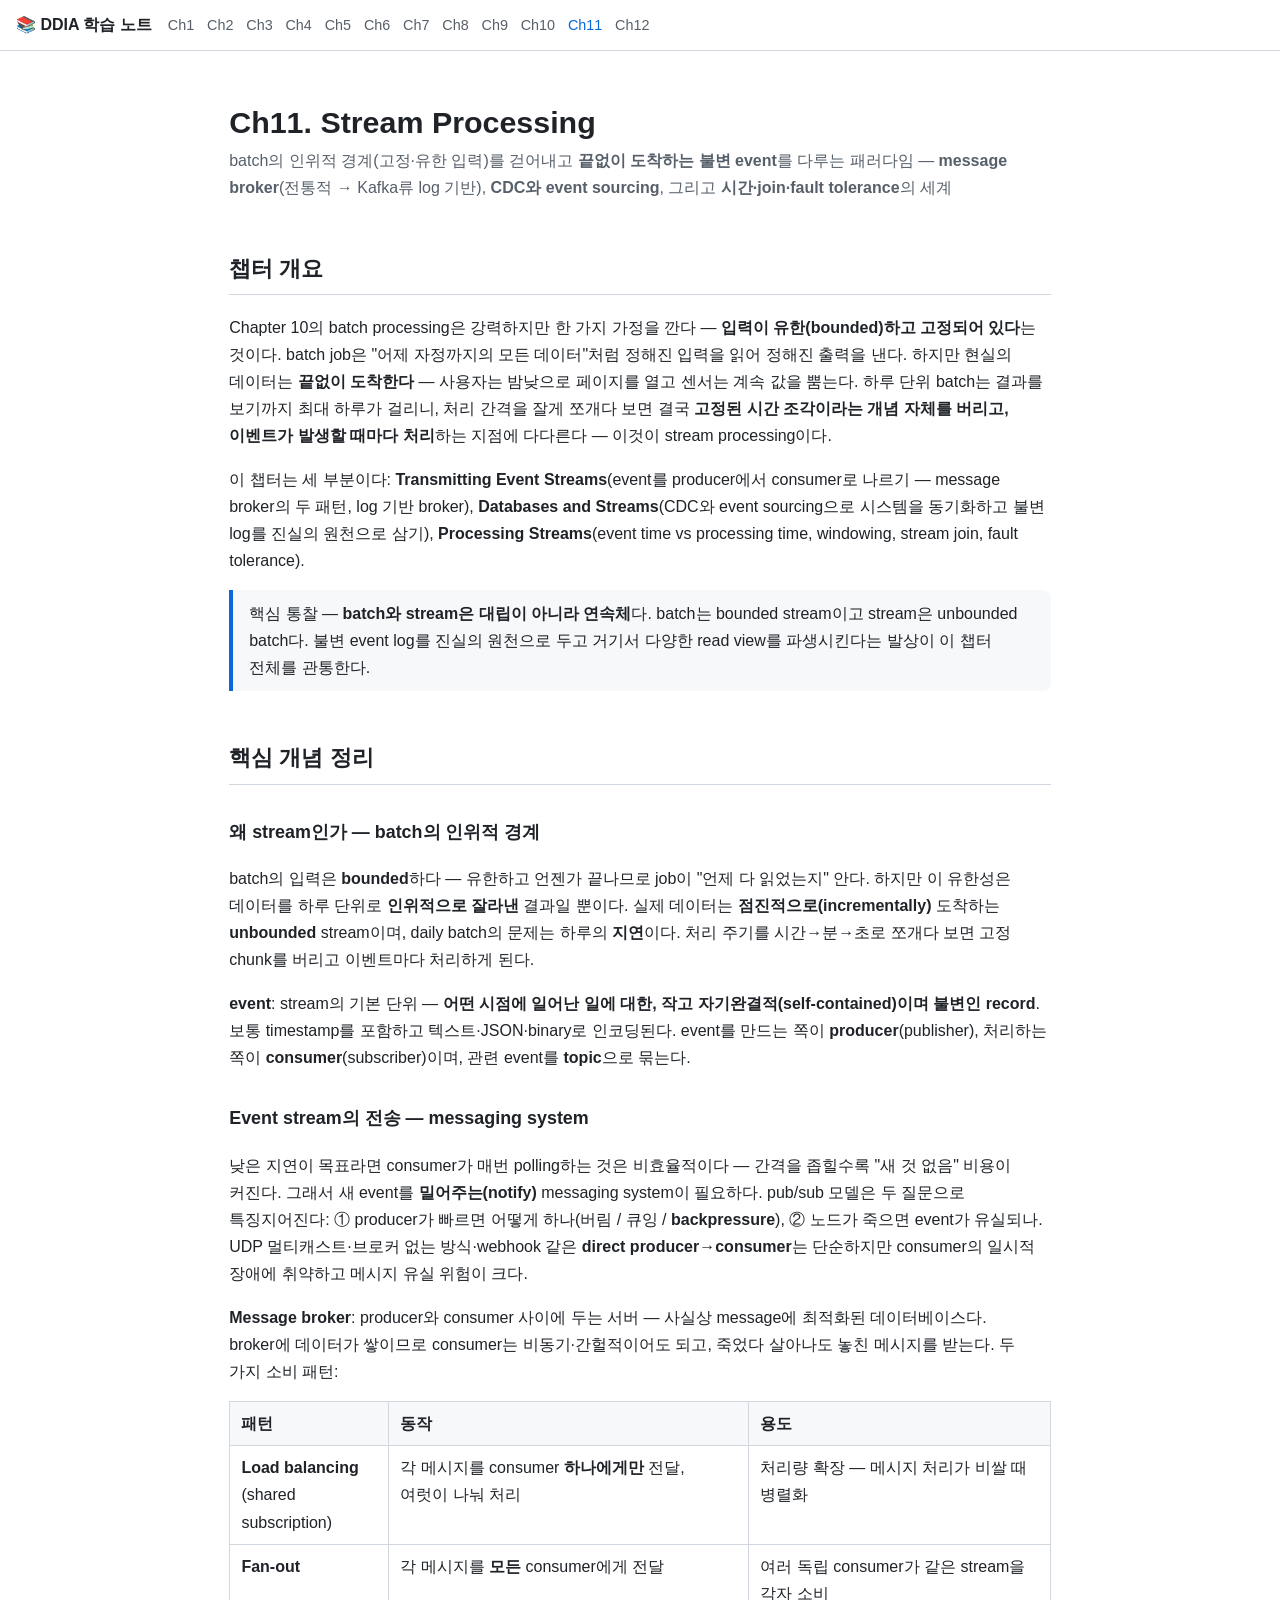
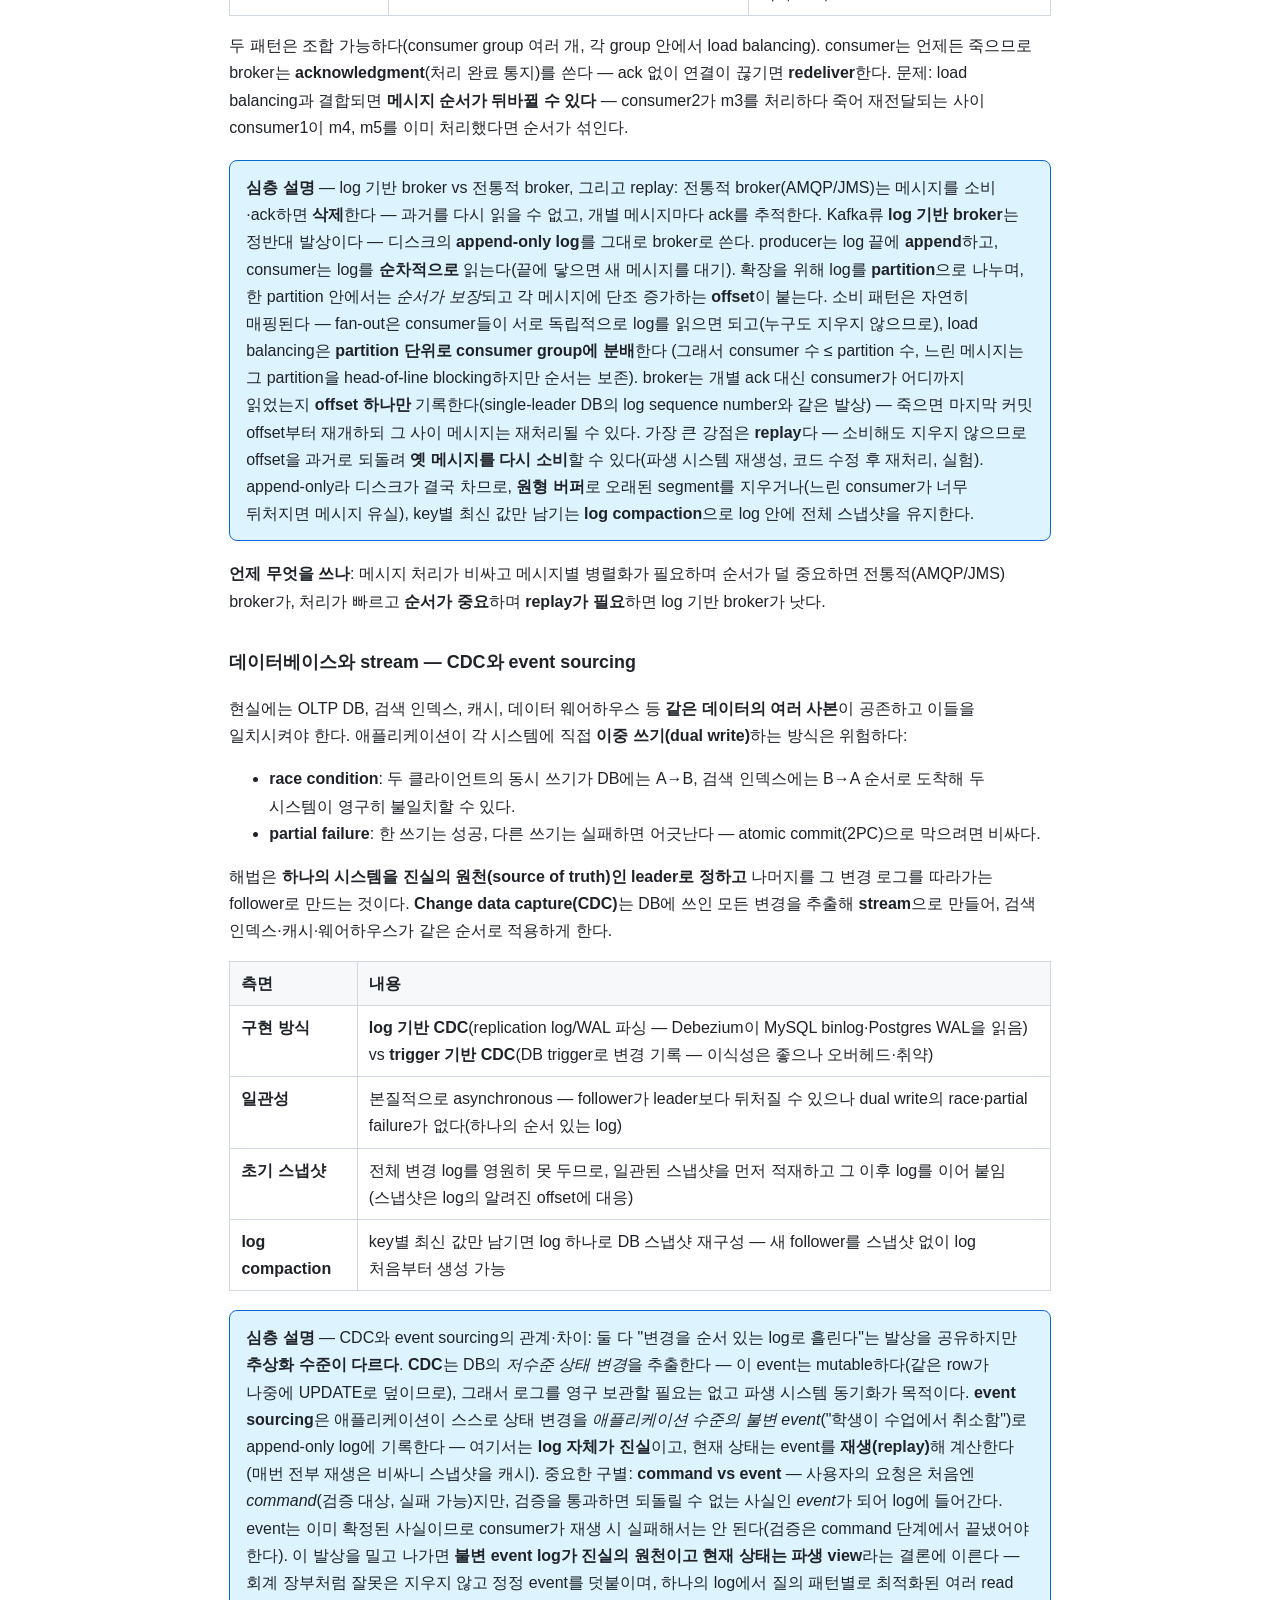
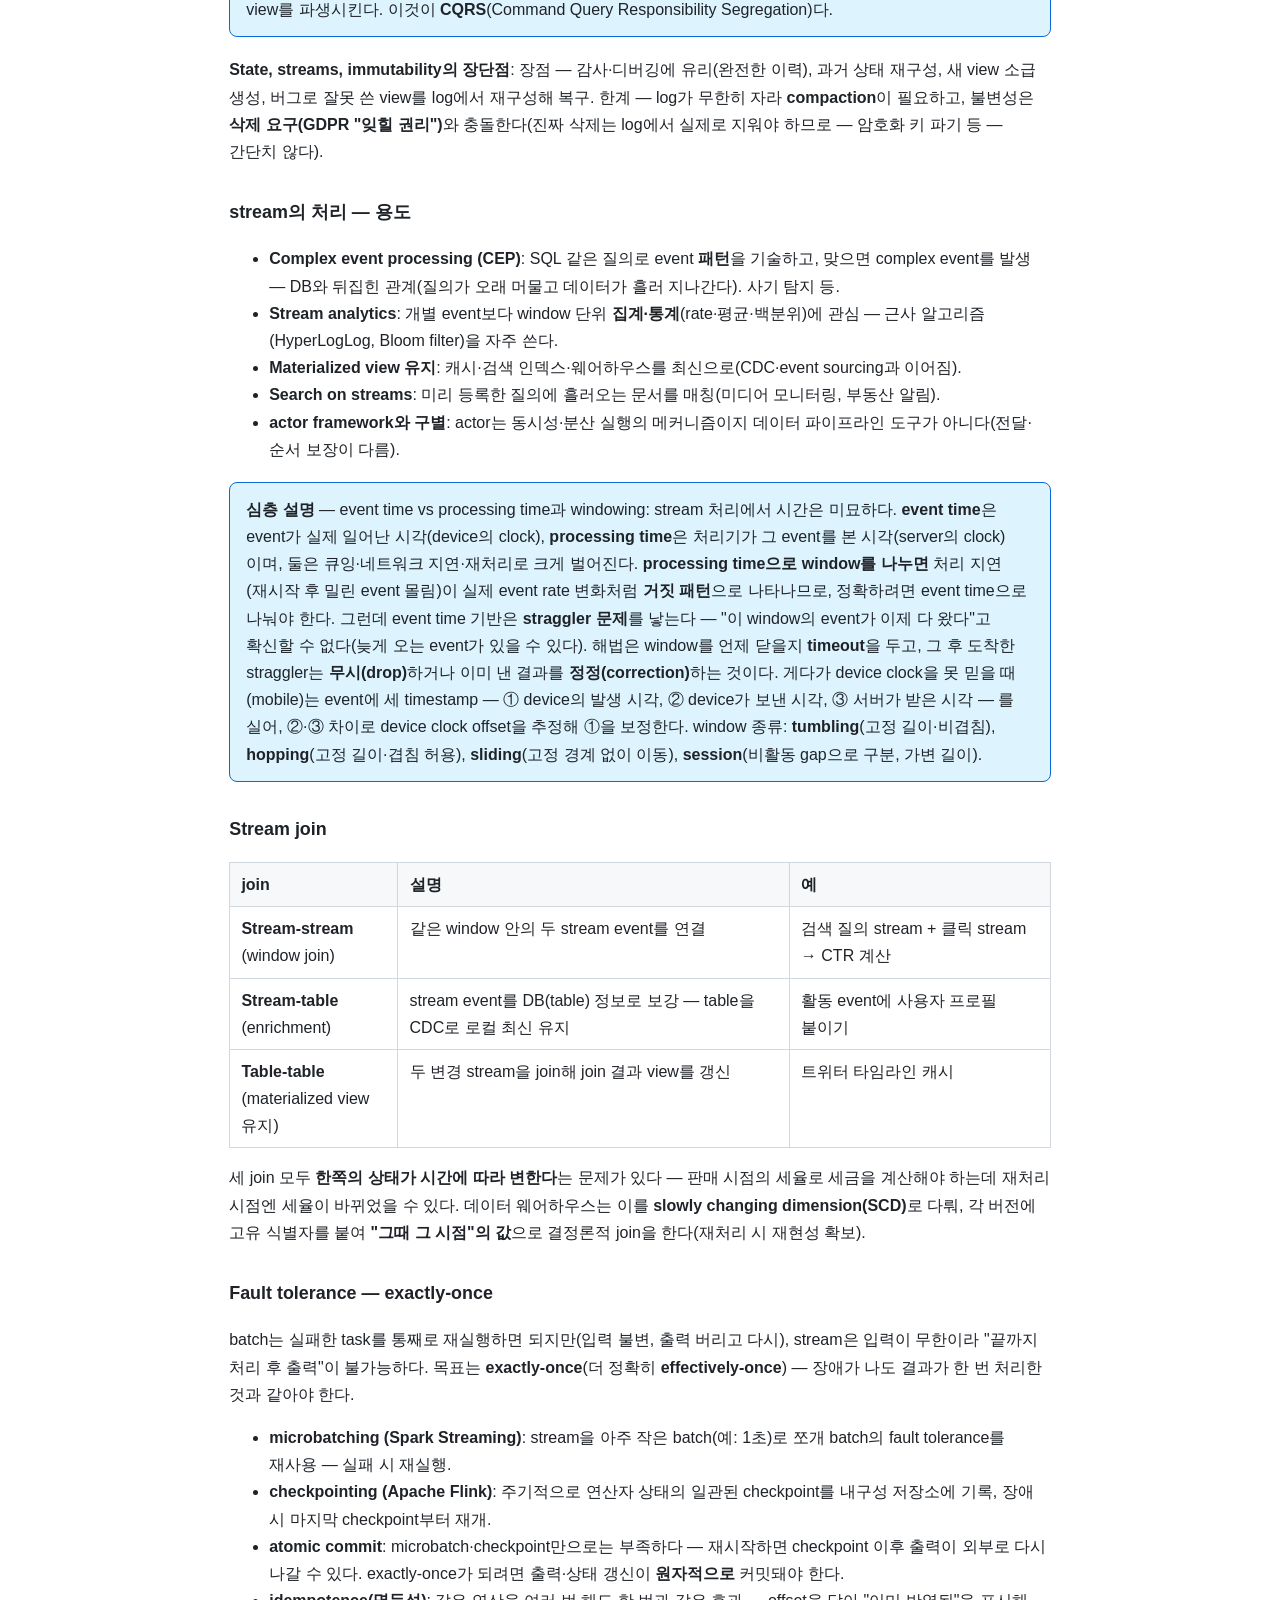
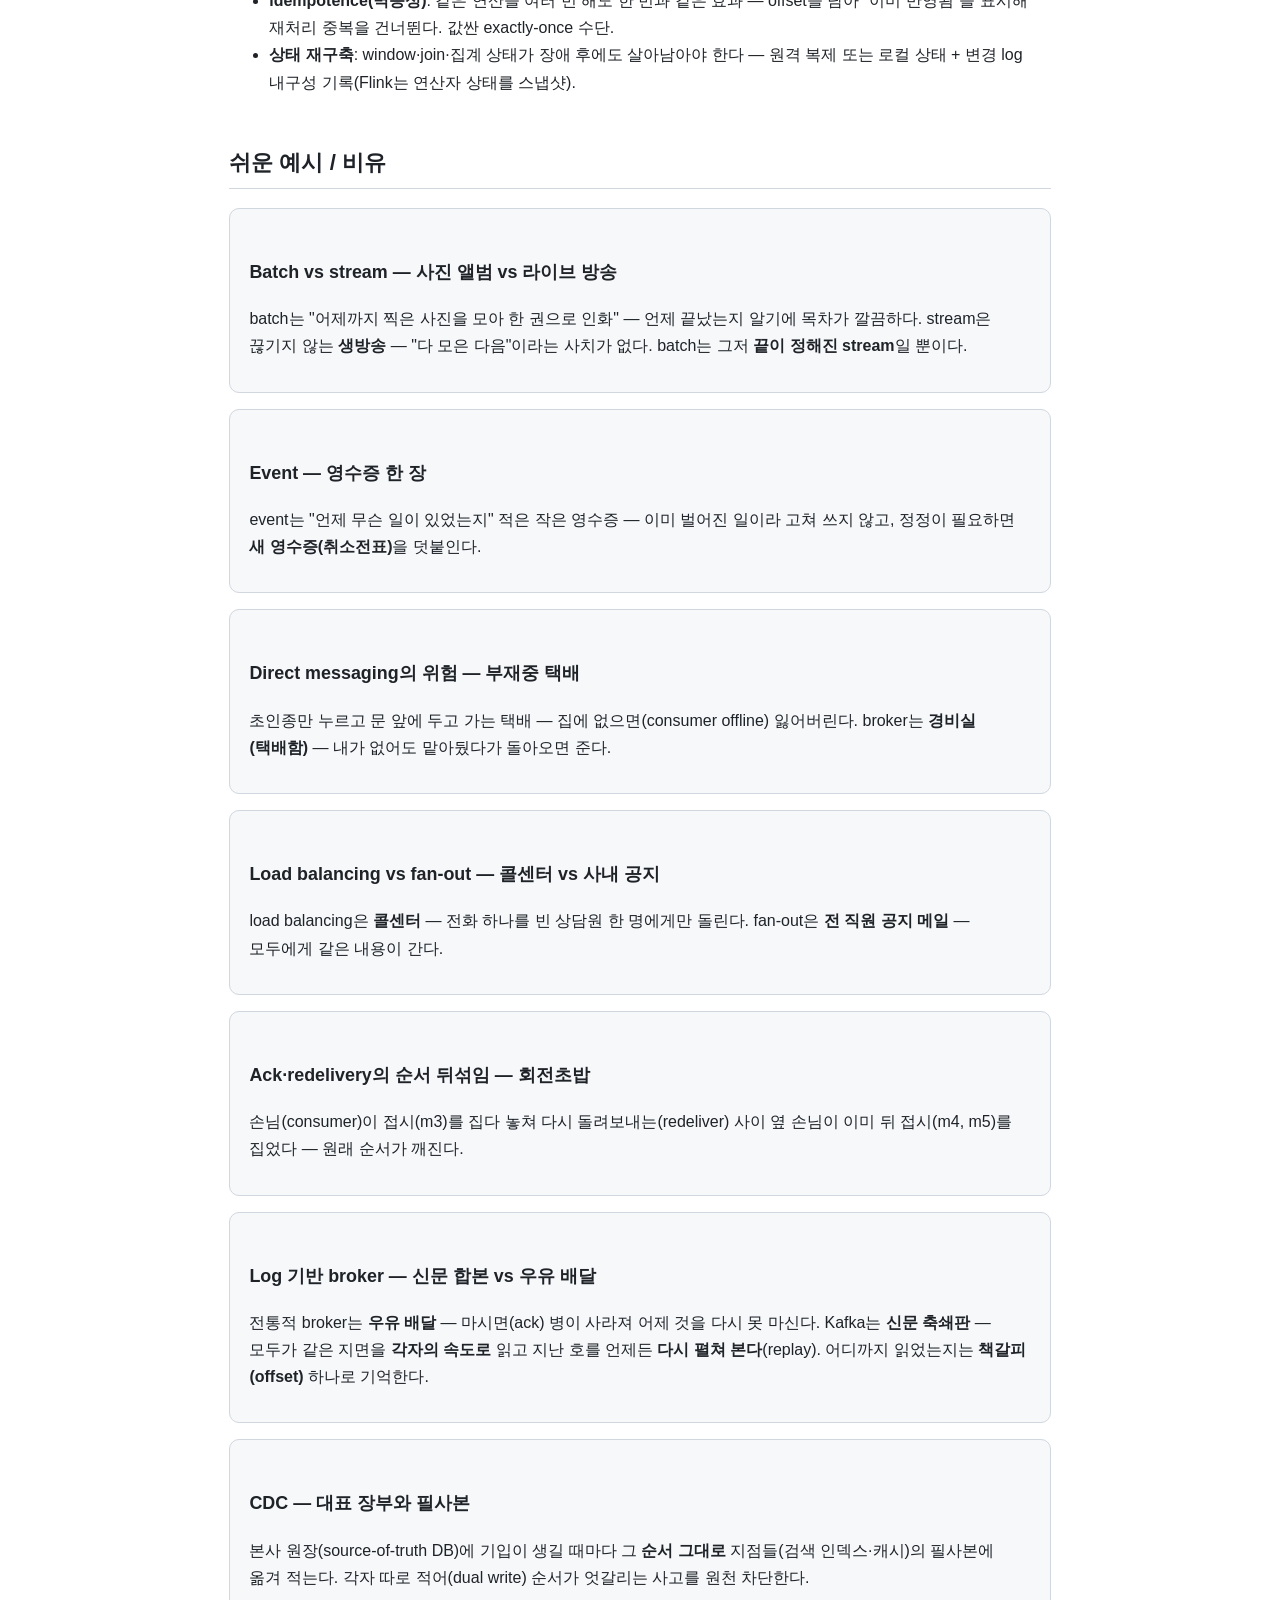
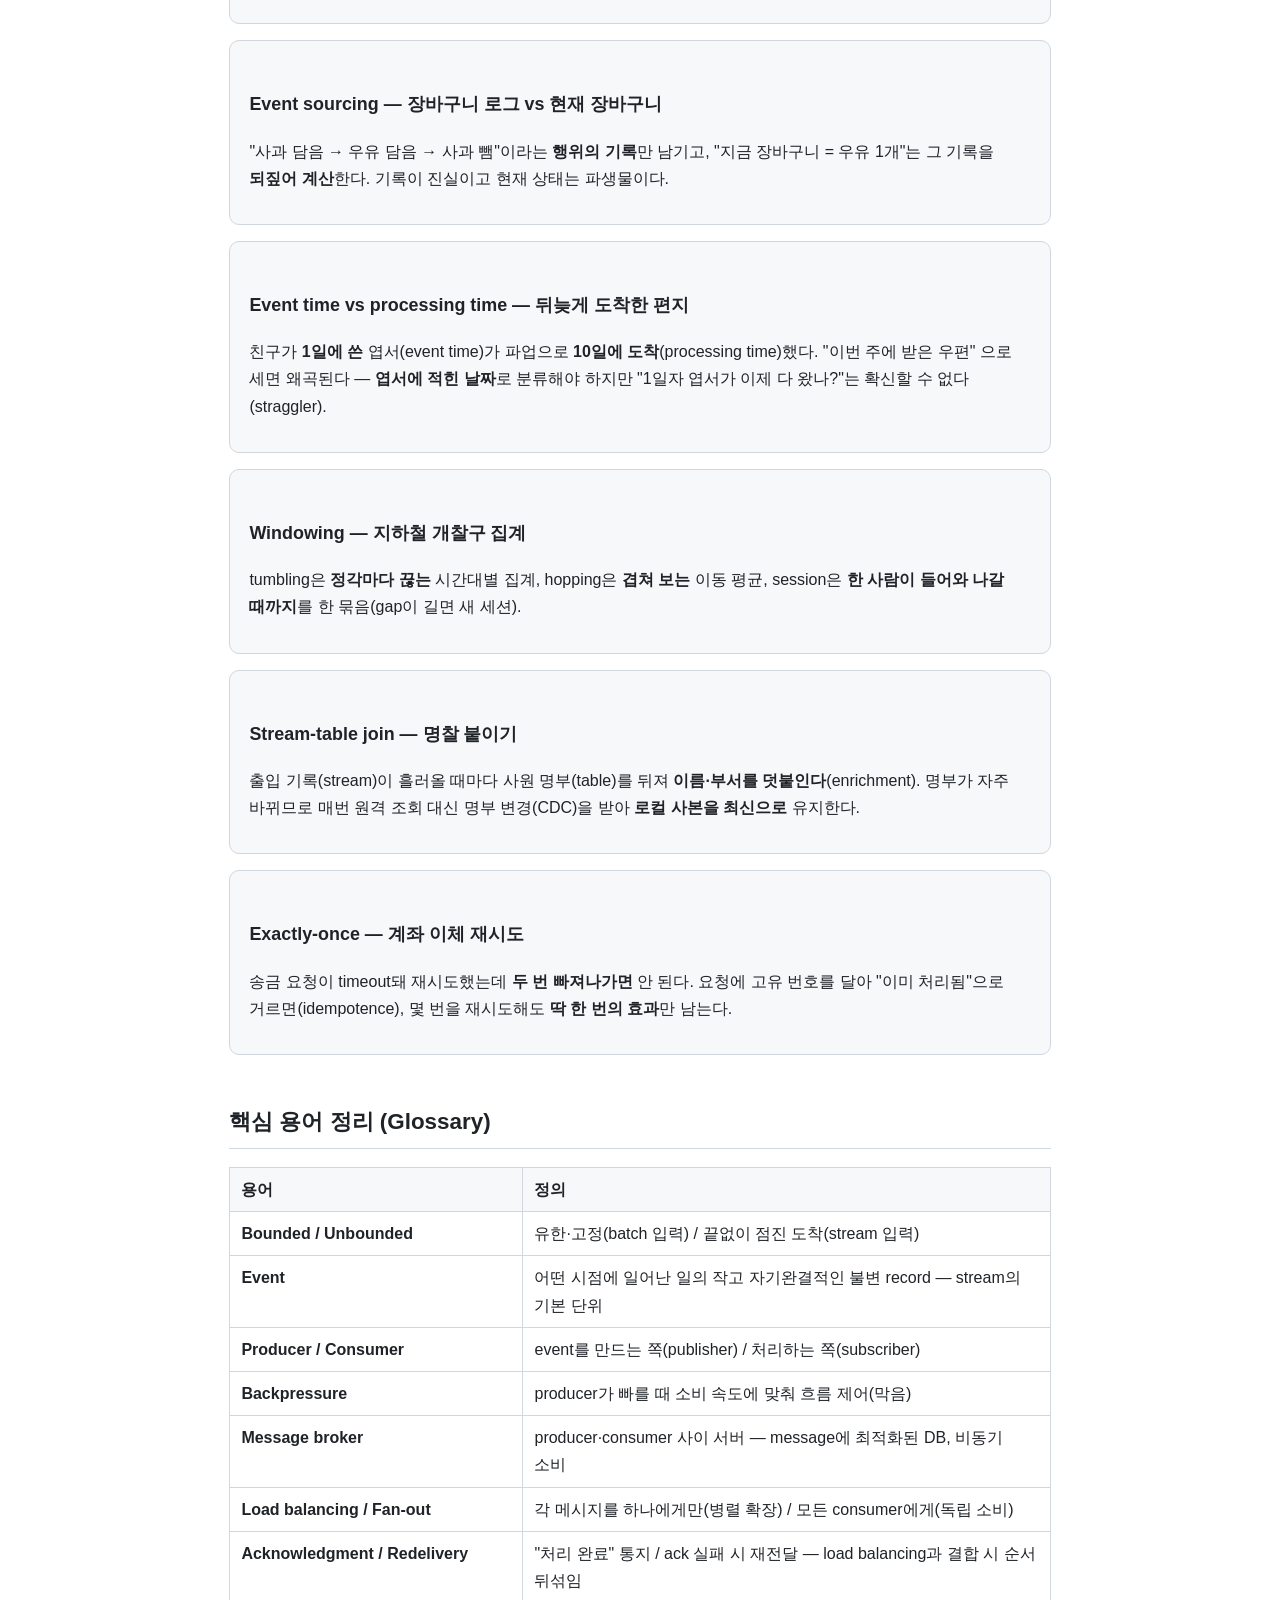
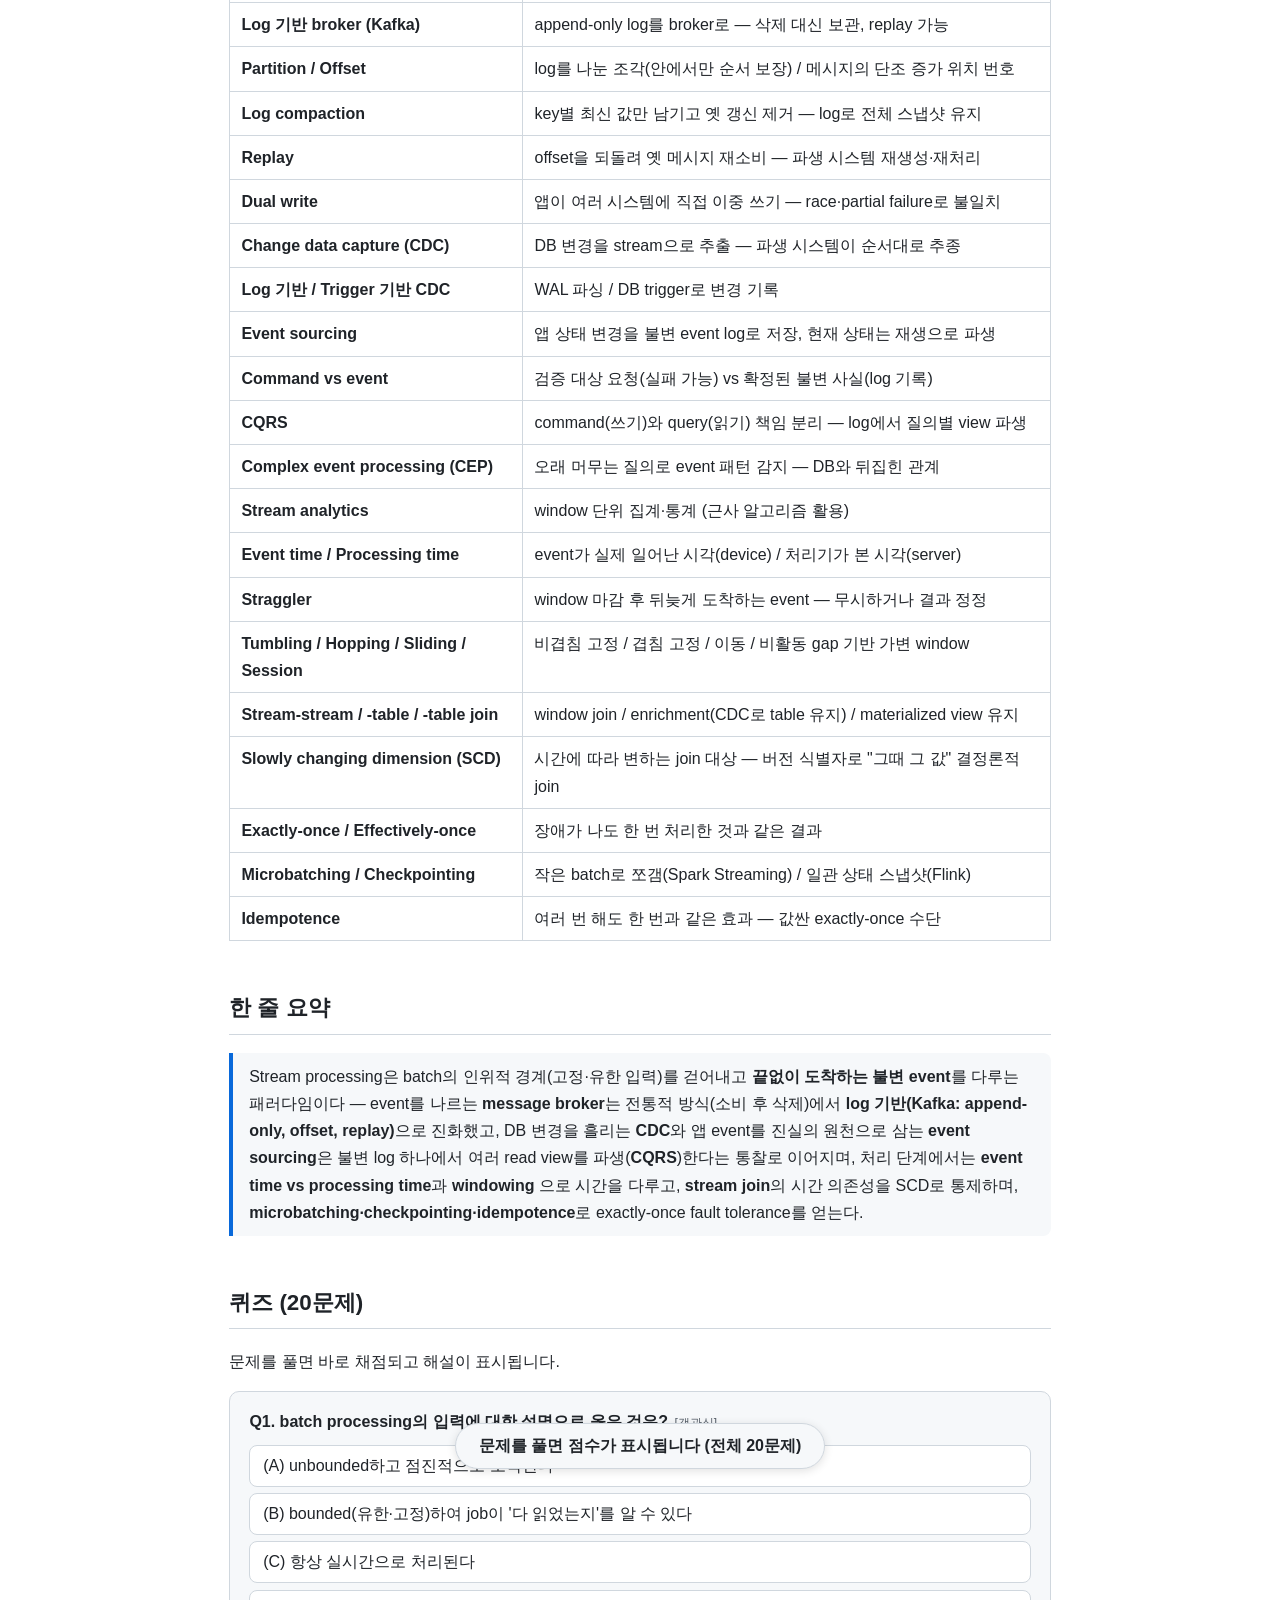
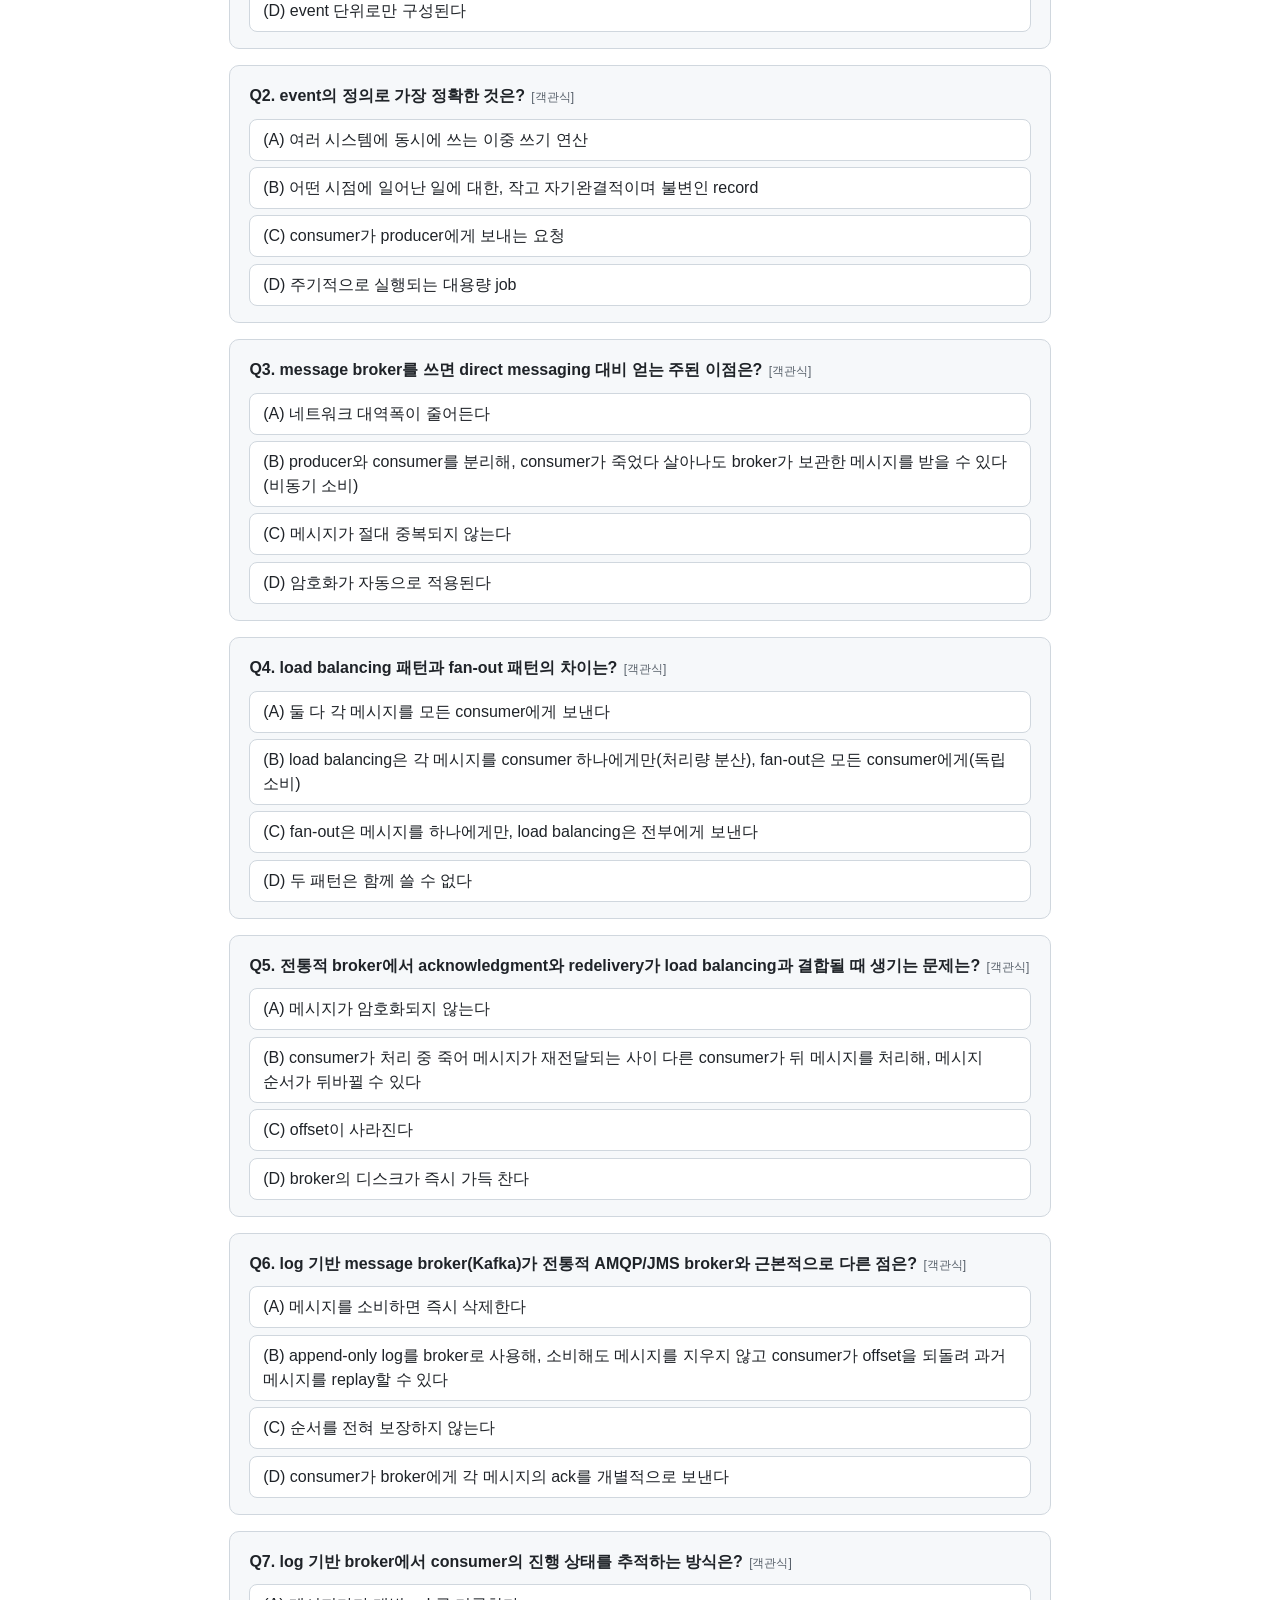
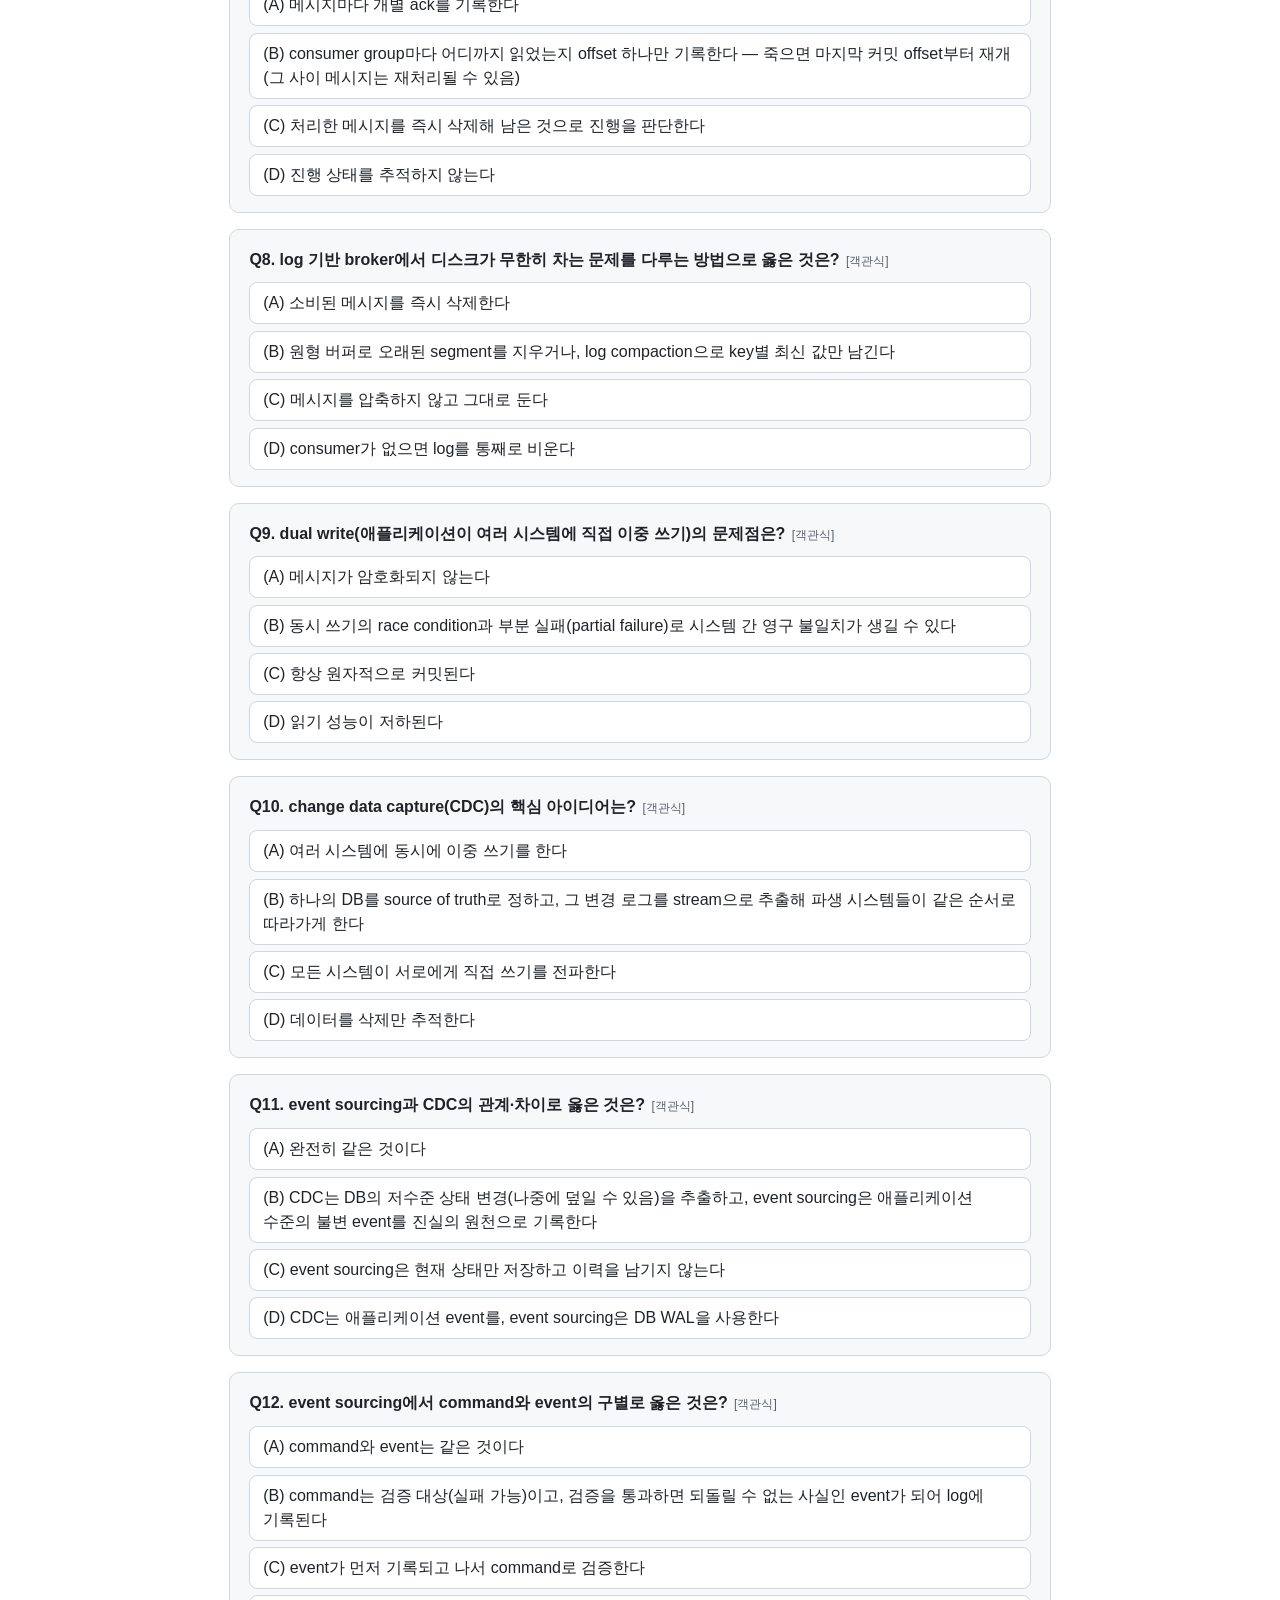
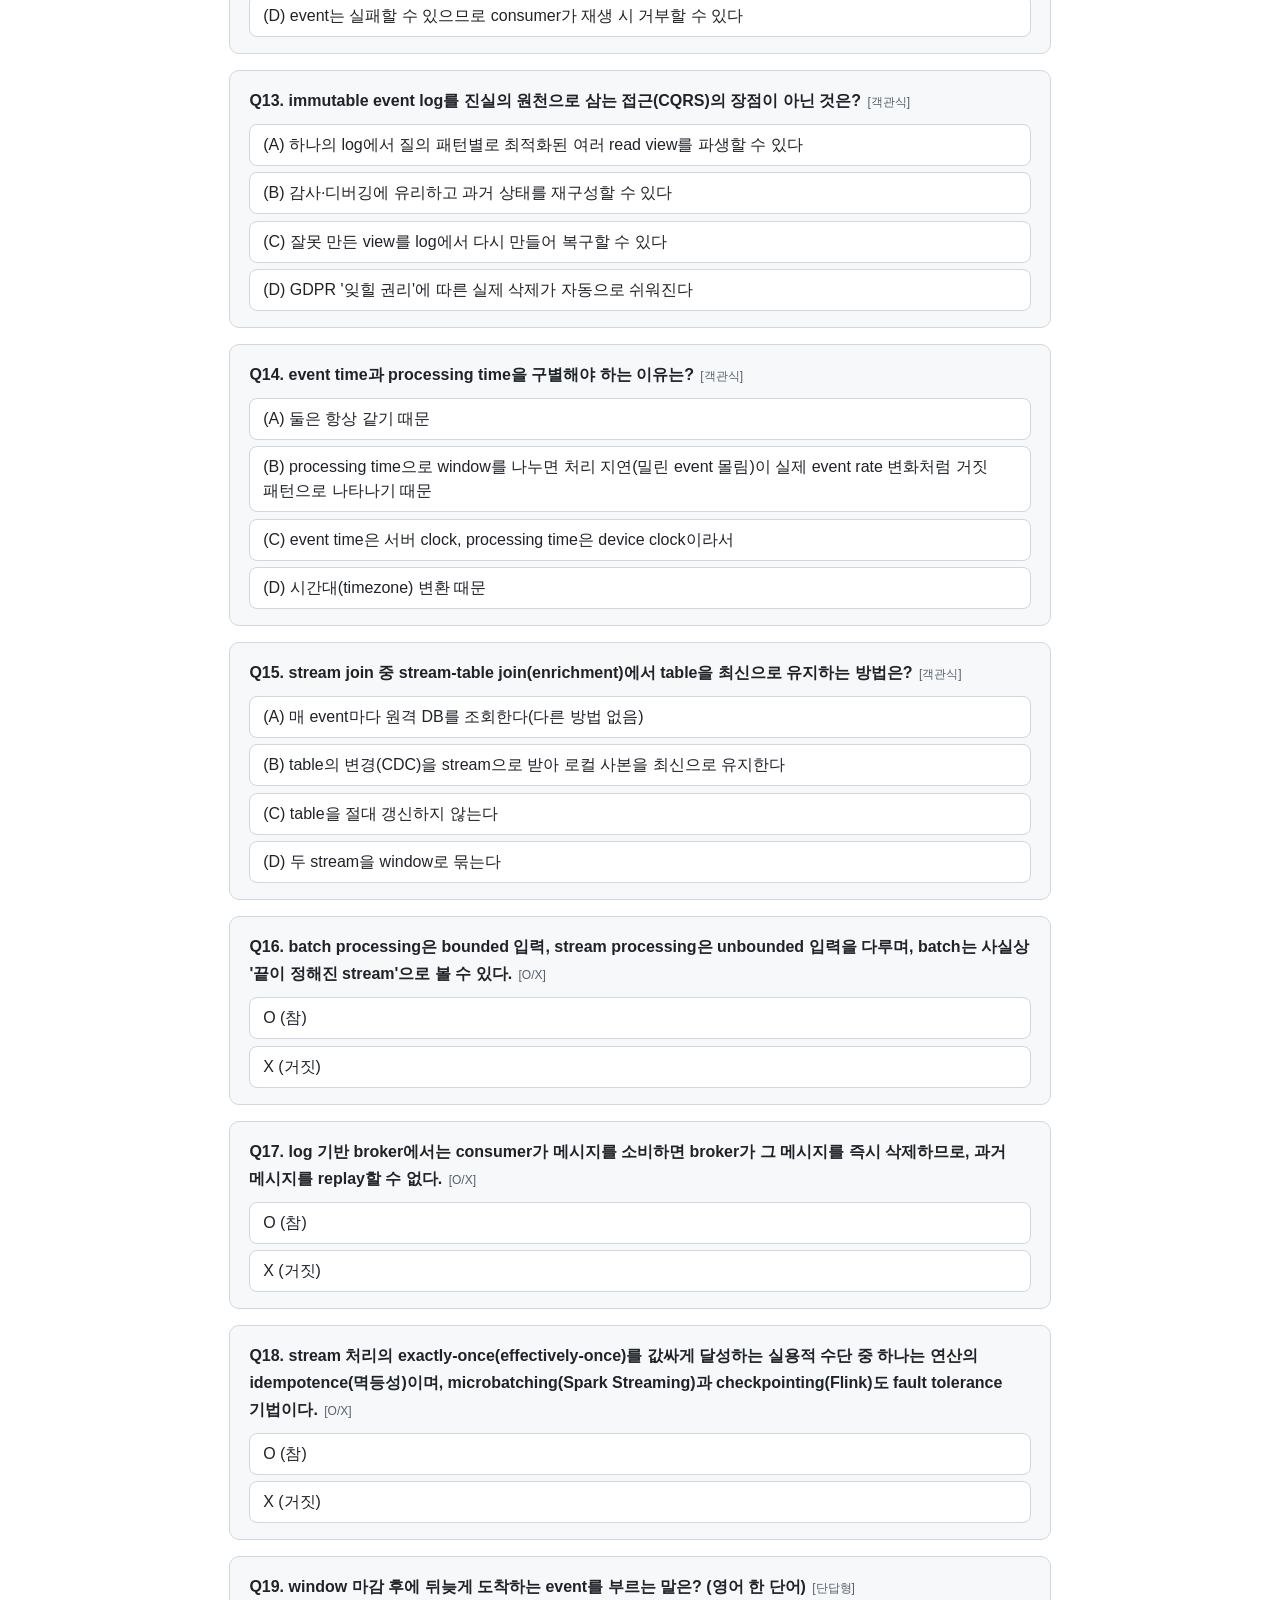
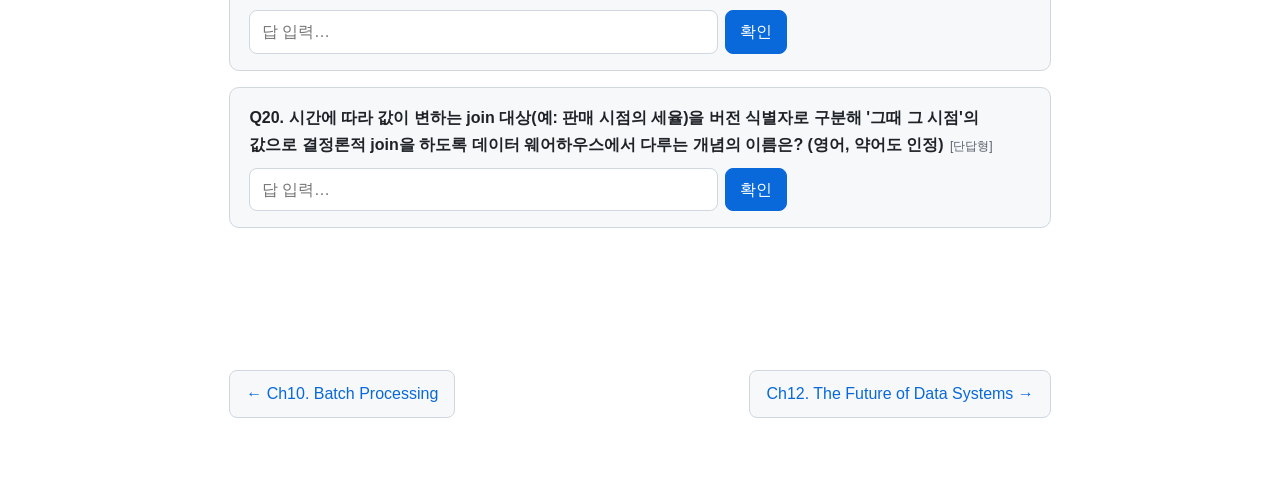
<file: docs/ch11.html>
<!doctype html>
<html lang="ko">
  <head>
    <meta charset="utf-8" />
    <meta name="viewport" content="width=device-width, initial-scale=1" />
    <title>Ch11. Stream Processing — DDIA 학습 노트</title>
    <link rel="stylesheet" href="assets/style.css" />
  </head>
  <body>
    <header class="site-header">
      <a href="index.html">📚 DDIA 학습 노트</a>
      <nav>
        <a href="ch01.html">Ch1</a>
        <a href="ch02.html">Ch2</a>
        <a href="ch03.html">Ch3</a>
        <a href="ch04.html">Ch4</a>
        <a href="ch05.html">Ch5</a>
        <a href="ch06.html">Ch6</a>
        <a href="ch07.html">Ch7</a>
        <a href="ch08.html">Ch8</a>
        <a href="ch09.html">Ch9</a>
        <a href="ch10.html">Ch10</a>
        <a href="ch11.html" class="active">Ch11</a>
        <a href="ch12.html">Ch12</a>
      </nav>
    </header>
    <main>
      <h1>Ch11. Stream Processing</h1>
      <p class="subtitle">
        batch의 인위적 경계(고정·유한 입력)를 걷어내고
        <strong>끝없이 도착하는 불변 event</strong>를 다루는 패러다임 —
        <strong>message broker</strong>(전통적 → Kafka류 log 기반),
        <strong>CDC와 event sourcing</strong>, 그리고
        <strong>시간·join·fault tolerance</strong>의 세계
      </p>

      <h2>챕터 개요</h2>
      <p>
        Chapter 10의 batch processing은 강력하지만 한 가지 가정을 깐다 —
        <strong>입력이 유한(bounded)하고 고정되어 있다</strong>는 것이다. batch
        job은 "어제 자정까지의 모든 데이터"처럼 정해진 입력을 읽어 정해진 출력을
        낸다. 하지만 현실의 데이터는 <strong>끝없이 도착한다</strong> — 사용자는
        밤낮으로 페이지를 열고 센서는 계속 값을 뿜는다. 하루 단위 batch는 결과를
        보기까지 최대 하루가 걸리니, 처리 간격을 잘게 쪼개다 보면 결국
        <strong
          >고정된 시간 조각이라는 개념 자체를 버리고, 이벤트가 발생할 때마다
          처리</strong
        >하는 지점에 다다른다 — 이것이 stream processing이다.
      </p>
      <p>
        이 챕터는 세 부분이다:
        <strong>Transmitting Event Streams</strong>(event를 producer에서
        consumer로 나르기 — message broker의 두 패턴, log 기반 broker),
        <strong>Databases and Streams</strong>(CDC와 event sourcing으로 시스템을
        동기화하고 불변 log를 진실의 원천으로 삼기),
        <strong>Processing Streams</strong>(event time vs processing time,
        windowing, stream join, fault tolerance).
      </p>
      <blockquote>
        핵심 통찰 — <strong>batch와 stream은 대립이 아니라 연속체</strong>다.
        batch는 bounded stream이고 stream은 unbounded batch다. 불변 event log를
        진실의 원천으로 두고 거기서 다양한 read view를 파생시킨다는 발상이 이
        챕터 전체를 관통한다.
      </blockquote>

      <h2>핵심 개념 정리</h2>

      <h3>왜 stream인가 — batch의 인위적 경계</h3>
      <p>
        batch의 입력은 <strong>bounded</strong>하다 — 유한하고 언젠가 끝나므로
        job이 "언제 다 읽었는지" 안다. 하지만 이 유한성은 데이터를 하루 단위로
        <strong>인위적으로 잘라낸</strong> 결과일 뿐이다. 실제 데이터는
        <strong>점진적으로(incrementally)</strong> 도착하는
        <strong>unbounded</strong> stream이며, daily batch의 문제는 하루의
        <strong>지연</strong>이다. 처리 주기를 시간→분→초로 쪼개다 보면 고정
        chunk를 버리고 이벤트마다 처리하게 된다.
      </p>
      <p>
        <strong>event</strong>: stream의 기본 단위 —
        <strong
          >어떤 시점에 일어난 일에 대한, 작고 자기완결적(self-contained)이며
          불변인 record</strong
        >. 보통 timestamp를 포함하고 텍스트·JSON·binary로 인코딩된다. event를
        만드는 쪽이 <strong>producer</strong>(publisher), 처리하는 쪽이
        <strong>consumer</strong>(subscriber)이며, 관련 event를
        <strong>topic</strong>으로 묶는다.
      </p>

      <h3>Event stream의 전송 — messaging system</h3>
      <p>
        낮은 지연이 목표라면 consumer가 매번 polling하는 것은 비효율적이다 —
        간격을 좁힐수록 "새 것 없음" 비용이 커진다. 그래서 새 event를
        <strong>밀어주는(notify)</strong> messaging system이 필요하다. pub/sub
        모델은 두 질문으로 특징지어진다: ① producer가 빠르면 어떻게 하나(버림 /
        큐잉 / <strong>backpressure</strong>), ② 노드가 죽으면 event가 유실되나.
        UDP 멀티캐스트·브로커 없는 방식·webhook 같은
        <strong>direct producer→consumer</strong>는 단순하지만 consumer의 일시적
        장애에 취약하고 메시지 유실 위험이 크다.
      </p>
      <p>
        <strong>Message broker</strong>: producer와 consumer 사이에 두는 서버 —
        사실상 message에 최적화된 데이터베이스다. broker에 데이터가 쌓이므로
        consumer는 비동기·간헐적이어도 되고, 죽었다 살아나도 놓친 메시지를
        받는다. 두 가지 소비 패턴:
      </p>
      <table>
        <thead>
          <tr>
            <th>패턴</th>
            <th>동작</th>
            <th>용도</th>
          </tr>
        </thead>
        <tbody>
          <tr>
            <td><strong>Load balancing</strong><br />(shared subscription)</td>
            <td>
              각 메시지를 consumer <strong>하나에게만</strong> 전달, 여럿이 나눠
              처리
            </td>
            <td>처리량 확장 — 메시지 처리가 비쌀 때 병렬화</td>
          </tr>
          <tr>
            <td><strong>Fan-out</strong></td>
            <td>각 메시지를 <strong>모든</strong> consumer에게 전달</td>
            <td>여러 독립 consumer가 같은 stream을 각자 소비</td>
          </tr>
        </tbody>
      </table>
      <p>
        두 패턴은 조합 가능하다(consumer group 여러 개, 각 group 안에서 load
        balancing). consumer는 언제든 죽으므로 broker는
        <strong>acknowledgment</strong>(처리 완료 통지)를 쓴다 — ack 없이 연결이
        끊기면 <strong>redeliver</strong>한다. 문제: load balancing과 결합되면
        <strong>메시지 순서가 뒤바뀔 수 있다</strong> — consumer2가 m3를
        처리하다 죽어 재전달되는 사이 consumer1이 m4, m5를 이미 처리했다면
        순서가 섞인다.
      </p>

      <div class="callout">
        <strong>심층 설명</strong> — log 기반 broker vs 전통적 broker, 그리고
        replay: 전통적 broker(AMQP/JMS)는 메시지를 소비·ack하면
        <strong>삭제</strong>한다 — 과거를 다시 읽을 수 없고, 개별 메시지마다
        ack를 추적한다. Kafka류 <strong>log 기반 broker</strong>는 정반대
        발상이다 — 디스크의 <strong>append-only log</strong>를 그대로 broker로
        쓴다. producer는 log 끝에 <strong>append</strong>하고, consumer는 log를
        <strong>순차적으로</strong> 읽는다(끝에 닿으면 새 메시지를 대기). 확장을
        위해 log를 <strong>partition</strong>으로 나누며, 한 partition 안에서는
        <em>순서가 보장</em>되고 각 메시지에 단조 증가하는
        <strong>offset</strong>이 붙는다. 소비 패턴은 자연히 매핑된다 —
        fan-out은 consumer들이 서로 독립적으로 log를 읽으면 되고(누구도 지우지
        않으므로), load balancing은
        <strong>partition 단위로 consumer group에 분배</strong>한다 (그래서
        consumer 수 ≤ partition 수, 느린 메시지는 그 partition을 head-of-line
        blocking하지만 순서는 보존). broker는 개별 ack 대신 consumer가 어디까지
        읽었는지 <strong>offset 하나만</strong> 기록한다(single-leader DB의 log
        sequence number와 같은 발상) — 죽으면 마지막 커밋 offset부터 재개하되 그
        사이 메시지는 재처리될 수 있다. 가장 큰 강점은 <strong>replay</strong>다
        — 소비해도 지우지 않으므로 offset을 과거로 되돌려
        <strong>옛 메시지를 다시 소비</strong>할 수 있다(파생 시스템 재생성,
        코드 수정 후 재처리, 실험). append-only라 디스크가 결국 차므로,
        <strong>원형 버퍼</strong>로 오래된 segment를 지우거나(느린 consumer가
        너무 뒤처지면 메시지 유실), key별 최신 값만 남기는
        <strong>log compaction</strong>으로 log 안에 전체 스냅샷을 유지한다.
      </div>

      <p>
        <strong>언제 무엇을 쓰나</strong>: 메시지 처리가 비싸고 메시지별
        병렬화가 필요하며 순서가 덜 중요하면 전통적(AMQP/JMS) broker가, 처리가
        빠르고 <strong>순서가 중요</strong>하며
        <strong>replay가 필요</strong>하면 log 기반 broker가 낫다.
      </p>

      <h3>데이터베이스와 stream — CDC와 event sourcing</h3>
      <p>
        현실에는 OLTP DB, 검색 인덱스, 캐시, 데이터 웨어하우스 등
        <strong>같은 데이터의 여러 사본</strong>이 공존하고 이들을 일치시켜야
        한다. 애플리케이션이 각 시스템에 직접
        <strong>이중 쓰기(dual write)</strong>하는 방식은 위험하다:
      </p>
      <ul>
        <li>
          <strong>race condition</strong>: 두 클라이언트의 동시 쓰기가 DB에는
          A→B, 검색 인덱스에는 B→A 순서로 도착해 두 시스템이 영구히 불일치할 수
          있다.
        </li>
        <li>
          <strong>partial failure</strong>: 한 쓰기는 성공, 다른 쓰기는 실패하면
          어긋난다 — atomic commit(2PC)으로 막으려면 비싸다.
        </li>
      </ul>
      <p>
        해법은
        <strong
          >하나의 시스템을 진실의 원천(source of truth)인 leader로
          정하고</strong
        >
        나머지를 그 변경 로그를 따라가는 follower로 만드는 것이다.
        <strong>Change data capture(CDC)</strong>는 DB에 쓰인 모든 변경을 추출해
        <strong>stream</strong>으로 만들어, 검색 인덱스·캐시·웨어하우스가 같은
        순서로 적용하게 한다.
      </p>
      <table>
        <thead>
          <tr>
            <th>측면</th>
            <th>내용</th>
          </tr>
        </thead>
        <tbody>
          <tr>
            <td><strong>구현 방식</strong></td>
            <td>
              <strong>log 기반 CDC</strong>(replication log/WAL 파싱 —
              Debezium이 MySQL binlog·Postgres WAL을 읽음) vs
              <strong>trigger 기반 CDC</strong>(DB trigger로 변경 기록 —
              이식성은 좋으나 오버헤드·취약)
            </td>
          </tr>
          <tr>
            <td><strong>일관성</strong></td>
            <td>
              본질적으로 asynchronous — follower가 leader보다 뒤처질 수 있으나
              dual write의 race·partial failure가 없다(하나의 순서 있는 log)
            </td>
          </tr>
          <tr>
            <td><strong>초기 스냅샷</strong></td>
            <td>
              전체 변경 log를 영원히 못 두므로, 일관된 스냅샷을 먼저 적재하고 그
              이후 log를 이어 붙임(스냅샷은 log의 알려진 offset에 대응)
            </td>
          </tr>
          <tr>
            <td><strong>log compaction</strong></td>
            <td>
              key별 최신 값만 남기면 log 하나로 DB 스냅샷 재구성 — 새 follower를
              스냅샷 없이 log 처음부터 생성 가능
            </td>
          </tr>
        </tbody>
      </table>

      <div class="callout">
        <strong>심층 설명</strong> — CDC와 event sourcing의 관계·차이: 둘 다
        "변경을 순서 있는 log로 흘린다"는 발상을 공유하지만
        <strong>추상화 수준이 다르다</strong>. <strong>CDC</strong>는 DB의
        <em>저수준 상태 변경</em>을 추출한다 — 이 event는 mutable하다(같은 row가
        나중에 UPDATE로 덮이므로), 그래서 로그를 영구 보관할 필요는 없고 파생
        시스템 동기화가 목적이다. <strong>event sourcing</strong>은
        애플리케이션이 스스로 상태 변경을
        <em>애플리케이션 수준의 불변 event</em>("학생이 수업에서 취소함")로
        append-only log에 기록한다 — 여기서는
        <strong>log 자체가 진실</strong>이고, 현재 상태는 event를
        <strong>재생(replay)</strong>해 계산한다(매번 전부 재생은 비싸니
        스냅샷을 캐시). 중요한 구별: <strong>command vs event</strong> —
        사용자의 요청은 처음엔 <em>command</em>(검증 대상, 실패 가능)지만,
        검증을 통과하면 되돌릴 수 없는 사실인 <em>event</em>가 되어 log에
        들어간다. event는 이미 확정된 사실이므로 consumer가 재생 시 실패해서는
        안 된다(검증은 command 단계에서 끝냈어야 한다). 이 발상을 밀고 나가면
        <strong>불변 event log가 진실의 원천이고 현재 상태는 파생 view</strong
        >라는 결론에 이른다 — 회계 장부처럼 잘못은 지우지 않고 정정 event를
        덧붙이며, 하나의 log에서 질의 패턴별로 최적화된 여러 read view를
        파생시킨다. 이것이 <strong>CQRS</strong>(Command Query Responsibility
        Segregation)다.
      </div>

      <p>
        <strong>State, streams, immutability의 장단점</strong>: 장점 —
        감사·디버깅에 유리(완전한 이력), 과거 상태 재구성, 새 view 소급 생성,
        버그로 잘못 쓴 view를 log에서 재구성해 복구. 한계 — log가 무한히 자라
        <strong>compaction</strong>이 필요하고, 불변성은
        <strong>삭제 요구(GDPR "잊힐 권리")</strong>와 충돌한다(진짜 삭제는
        log에서 실제로 지워야 하므로 — 암호화 키 파기 등 — 간단치 않다).
      </p>

      <h3>stream의 처리 — 용도</h3>
      <ul>
        <li>
          <strong>Complex event processing (CEP)</strong>: SQL 같은 질의로 event
          <strong>패턴</strong>을 기술하고, 맞으면 complex event를 발생 — DB와
          뒤집힌 관계(질의가 오래 머물고 데이터가 흘러 지나간다). 사기 탐지 등.
        </li>
        <li>
          <strong>Stream analytics</strong>: 개별 event보다 window 단위
          <strong>집계·통계</strong>(rate·평균·백분위)에 관심 — 근사
          알고리즘(HyperLogLog, Bloom filter)을 자주 쓴다.
        </li>
        <li>
          <strong>Materialized view 유지</strong>: 캐시·검색 인덱스·웨어하우스를
          최신으로(CDC·event sourcing과 이어짐).
        </li>
        <li>
          <strong>Search on streams</strong>: 미리 등록한 질의에 흘러오는 문서를
          매칭(미디어 모니터링, 부동산 알림).
        </li>
        <li>
          <strong>actor framework와 구별</strong>: actor는 동시성·분산 실행의
          메커니즘이지 데이터 파이프라인 도구가 아니다(전달·순서 보장이 다름).
        </li>
      </ul>

      <div class="callout">
        <strong>심층 설명</strong> — event time vs processing time과 windowing:
        stream 처리에서 시간은 미묘하다. <strong>event time</strong>은 event가
        실제 일어난 시각(device의 clock), <strong>processing time</strong>은
        처리기가 그 event를 본 시각(server의 clock)이며, 둘은 큐잉·네트워크
        지연·재처리로 크게 벌어진다.
        <strong>processing time으로 window를 나누면</strong>
        처리 지연(재시작 후 밀린 event 몰림)이 실제 event rate 변화처럼
        <strong>거짓 패턴</strong>으로 나타나므로, 정확하려면 event time으로
        나눠야 한다. 그런데 event time 기반은 <strong>straggler 문제</strong>를
        낳는다 — "이 window의 event가 이제 다 왔다"고 확신할 수 없다(늦게 오는
        event가 있을 수 있다). 해법은 window를 언제 닫을지
        <strong>timeout</strong>을 두고, 그 후 도착한 straggler는
        <strong>무시(drop)</strong>하거나 이미 낸 결과를
        <strong>정정(correction)</strong>하는 것이다. 게다가 device clock을 못
        믿을 때(mobile)는 event에 세 timestamp — ① device의 발생 시각, ②
        device가 보낸 시각, ③ 서버가 받은 시각 — 를 실어, ②·③ 차이로 device
        clock offset을 추정해 ①을 보정한다. window 종류:
        <strong>tumbling</strong>(고정 길이·비겹침),
        <strong>hopping</strong>(고정 길이·겹침 허용),
        <strong>sliding</strong>(고정 경계 없이 이동),
        <strong>session</strong>(비활동 gap으로 구분, 가변 길이).
      </div>

      <h3>Stream join</h3>
      <table>
        <thead>
          <tr>
            <th>join</th>
            <th>설명</th>
            <th>예</th>
          </tr>
        </thead>
        <tbody>
          <tr>
            <td><strong>Stream-stream</strong><br />(window join)</td>
            <td>같은 window 안의 두 stream event를 연결</td>
            <td>검색 질의 stream + 클릭 stream → CTR 계산</td>
          </tr>
          <tr>
            <td><strong>Stream-table</strong><br />(enrichment)</td>
            <td>
              stream event를 DB(table) 정보로 보강 — table을 CDC로 로컬 최신
              유지
            </td>
            <td>활동 event에 사용자 프로필 붙이기</td>
          </tr>
          <tr>
            <td><strong>Table-table</strong><br />(materialized view 유지)</td>
            <td>두 변경 stream을 join해 join 결과 view를 갱신</td>
            <td>트위터 타임라인 캐시</td>
          </tr>
        </tbody>
      </table>
      <p>
        세 join 모두 <strong>한쪽의 상태가 시간에 따라 변한다</strong>는 문제가
        있다 — 판매 시점의 세율로 세금을 계산해야 하는데 재처리 시점엔 세율이
        바뀌었을 수 있다. 데이터 웨어하우스는 이를
        <strong>slowly changing dimension(SCD)</strong>로 다뤄, 각 버전에 고유
        식별자를 붙여 <strong>"그때 그 시점"의 값</strong>으로 결정론적 join을
        한다(재처리 시 재현성 확보).
      </p>

      <h3>Fault tolerance — exactly-once</h3>
      <p>
        batch는 실패한 task를 통째로 재실행하면 되지만(입력 불변, 출력 버리고
        다시), stream은 입력이 무한이라 "끝까지 처리 후 출력"이 불가능하다.
        목표는
        <strong>exactly-once</strong>(더 정확히
        <strong>effectively-once</strong>) — 장애가 나도 결과가 한 번 처리한
        것과 같아야 한다.
      </p>
      <ul>
        <li>
          <strong>microbatching (Spark Streaming)</strong>: stream을 아주 작은
          batch(예: 1초)로 쪼개 batch의 fault tolerance를 재사용 — 실패 시
          재실행.
        </li>
        <li>
          <strong>checkpointing (Apache Flink)</strong>: 주기적으로 연산자
          상태의 일관된 checkpoint를 내구성 저장소에 기록, 장애 시 마지막
          checkpoint부터 재개.
        </li>
        <li>
          <strong>atomic commit</strong>: microbatch·checkpoint만으로는 부족하다
          — 재시작하면 checkpoint 이후 출력이 외부로 다시 나갈 수 있다.
          exactly-once가 되려면 출력·상태 갱신이
          <strong>원자적으로</strong> 커밋돼야 한다.
        </li>
        <li>
          <strong>idempotence(멱등성)</strong>: 같은 연산을 여러 번 해도 한 번과
          같은 효과 — offset을 담아 "이미 반영됨"을 표시해 재처리 중복을
          건너뛴다. 값싼 exactly-once 수단.
        </li>
        <li>
          <strong>상태 재구축</strong>: window·join·집계 상태가 장애 후에도
          살아남아야 한다 — 원격 복제 또는 로컬 상태 + 변경 log 내구성
          기록(Flink는 연산자 상태를 스냅샷).
        </li>
      </ul>

      <h2>쉬운 예시 / 비유</h2>
      <div class="card">
        <h3>Batch vs stream — 사진 앨범 vs 라이브 방송</h3>
        <p>
          batch는 "어제까지 찍은 사진을 모아 한 권으로 인화" — 언제 끝났는지
          알기에 목차가 깔끔하다. stream은 끊기지 않는 <strong>생방송</strong> —
          "다 모은 다음"이라는 사치가 없다. batch는 그저
          <strong>끝이 정해진 stream</strong>일 뿐이다.
        </p>
      </div>
      <div class="card">
        <h3>Event — 영수증 한 장</h3>
        <p>
          event는 "언제 무슨 일이 있었는지" 적은 작은 영수증 — 이미 벌어진
          일이라 고쳐 쓰지 않고, 정정이 필요하면
          <strong>새 영수증(취소전표)</strong>을 덧붙인다.
        </p>
      </div>
      <div class="card">
        <h3>Direct messaging의 위험 — 부재중 택배</h3>
        <p>
          초인종만 누르고 문 앞에 두고 가는 택배 — 집에 없으면(consumer offline)
          잃어버린다. broker는 <strong>경비실(택배함)</strong> — 내가 없어도
          맡아뒀다가 돌아오면 준다.
        </p>
      </div>
      <div class="card">
        <h3>Load balancing vs fan-out — 콜센터 vs 사내 공지</h3>
        <p>
          load balancing은 <strong>콜센터</strong> — 전화 하나를 빈 상담원 한
          명에게만 돌린다. fan-out은 <strong>전 직원 공지 메일</strong> —
          모두에게 같은 내용이 간다.
        </p>
      </div>
      <div class="card">
        <h3>Ack·redelivery의 순서 뒤섞임 — 회전초밥</h3>
        <p>
          손님(consumer)이 접시(m3)를 집다 놓쳐 다시 돌려보내는(redeliver) 사이
          옆 손님이 이미 뒤 접시(m4, m5)를 집었다 — 원래 순서가 깨진다.
        </p>
      </div>
      <div class="card">
        <h3>Log 기반 broker — 신문 합본 vs 우유 배달</h3>
        <p>
          전통적 broker는 <strong>우유 배달</strong> — 마시면(ack) 병이 사라져
          어제 것을 다시 못 마신다. Kafka는 <strong>신문 축쇄판</strong> —
          모두가 같은 지면을 <strong>각자의 속도로</strong> 읽고 지난 호를
          언제든 <strong>다시 펼쳐 본다</strong>(replay). 어디까지 읽었는지는
          <strong>책갈피(offset)</strong> 하나로 기억한다.
        </p>
      </div>
      <div class="card">
        <h3>CDC — 대표 장부와 필사본</h3>
        <p>
          본사 원장(source-of-truth DB)에 기입이 생길 때마다 그
          <strong>순서 그대로</strong> 지점들(검색 인덱스·캐시)의 필사본에 옮겨
          적는다. 각자 따로 적어(dual write) 순서가 엇갈리는 사고를 원천
          차단한다.
        </p>
      </div>
      <div class="card">
        <h3>Event sourcing — 장바구니 로그 vs 현재 장바구니</h3>
        <p>
          "사과 담음 → 우유 담음 → 사과 뺌"이라는 <strong>행위의 기록</strong>만
          남기고, "지금 장바구니 = 우유 1개"는 그 기록을
          <strong>되짚어 계산</strong>한다. 기록이 진실이고 현재 상태는
          파생물이다.
        </p>
      </div>
      <div class="card">
        <h3>Event time vs processing time — 뒤늦게 도착한 편지</h3>
        <p>
          친구가 <strong>1일에 쓴</strong> 엽서(event time)가 파업으로
          <strong>10일에 도착</strong>(processing time)했다. "이번 주에 받은
          우편" 으로 세면 왜곡된다 — <strong>엽서에 적힌 날짜</strong>로
          분류해야 하지만 "1일자 엽서가 이제 다 왔나?"는 확신할 수
          없다(straggler).
        </p>
      </div>
      <div class="card">
        <h3>Windowing — 지하철 개찰구 집계</h3>
        <p>
          tumbling은 <strong>정각마다 끊는</strong> 시간대별 집계, hopping은
          <strong>겹쳐 보는</strong> 이동 평균, session은
          <strong>한 사람이 들어와 나갈 때까지</strong>를 한 묶음(gap이 길면 새
          세션).
        </p>
      </div>
      <div class="card">
        <h3>Stream-table join — 명찰 붙이기</h3>
        <p>
          출입 기록(stream)이 흘러올 때마다 사원 명부(table)를 뒤져
          <strong>이름·부서를 덧붙인다</strong>(enrichment). 명부가 자주
          바뀌므로 매번 원격 조회 대신 명부 변경(CDC)을 받아
          <strong>로컬 사본을 최신으로</strong> 유지한다.
        </p>
      </div>
      <div class="card">
        <h3>Exactly-once — 계좌 이체 재시도</h3>
        <p>
          송금 요청이 timeout돼 재시도했는데
          <strong>두 번 빠져나가면</strong> 안 된다. 요청에 고유 번호를 달아
          "이미 처리됨"으로 거르면(idempotence), 몇 번을 재시도해도
          <strong>딱 한 번의 효과</strong>만 남는다.
        </p>
      </div>

      <h2>핵심 용어 정리 (Glossary)</h2>
      <table>
        <thead>
          <tr>
            <th>용어</th>
            <th>정의</th>
          </tr>
        </thead>
        <tbody>
          <tr>
            <td><strong>Bounded / Unbounded</strong></td>
            <td>유한·고정(batch 입력) / 끝없이 점진 도착(stream 입력)</td>
          </tr>
          <tr>
            <td><strong>Event</strong></td>
            <td>
              어떤 시점에 일어난 일의 작고 자기완결적인 불변 record — stream의
              기본 단위
            </td>
          </tr>
          <tr>
            <td><strong>Producer / Consumer</strong></td>
            <td>event를 만드는 쪽(publisher) / 처리하는 쪽(subscriber)</td>
          </tr>
          <tr>
            <td><strong>Backpressure</strong></td>
            <td>producer가 빠를 때 소비 속도에 맞춰 흐름 제어(막음)</td>
          </tr>
          <tr>
            <td><strong>Message broker</strong></td>
            <td>
              producer·consumer 사이 서버 — message에 최적화된 DB, 비동기 소비
            </td>
          </tr>
          <tr>
            <td><strong>Load balancing / Fan-out</strong></td>
            <td>
              각 메시지를 하나에게만(병렬 확장) / 모든 consumer에게(독립 소비)
            </td>
          </tr>
          <tr>
            <td><strong>Acknowledgment / Redelivery</strong></td>
            <td>
              "처리 완료" 통지 / ack 실패 시 재전달 — load balancing과 결합 시
              순서 뒤섞임
            </td>
          </tr>
          <tr>
            <td><strong>Log 기반 broker (Kafka)</strong></td>
            <td>append-only log를 broker로 — 삭제 대신 보관, replay 가능</td>
          </tr>
          <tr>
            <td><strong>Partition / Offset</strong></td>
            <td>
              log를 나눈 조각(안에서만 순서 보장) / 메시지의 단조 증가 위치 번호
            </td>
          </tr>
          <tr>
            <td><strong>Log compaction</strong></td>
            <td>
              key별 최신 값만 남기고 옛 갱신 제거 — log로 전체 스냅샷 유지
            </td>
          </tr>
          <tr>
            <td><strong>Replay</strong></td>
            <td>
              offset을 되돌려 옛 메시지 재소비 — 파생 시스템 재생성·재처리
            </td>
          </tr>
          <tr>
            <td><strong>Dual write</strong></td>
            <td>
              앱이 여러 시스템에 직접 이중 쓰기 — race·partial failure로 불일치
            </td>
          </tr>
          <tr>
            <td><strong>Change data capture (CDC)</strong></td>
            <td>DB 변경을 stream으로 추출 — 파생 시스템이 순서대로 추종</td>
          </tr>
          <tr>
            <td><strong>Log 기반 / Trigger 기반 CDC</strong></td>
            <td>WAL 파싱 / DB trigger로 변경 기록</td>
          </tr>
          <tr>
            <td><strong>Event sourcing</strong></td>
            <td>
              앱 상태 변경을 불변 event log로 저장, 현재 상태는 재생으로 파생
            </td>
          </tr>
          <tr>
            <td><strong>Command vs event</strong></td>
            <td>검증 대상 요청(실패 가능) vs 확정된 불변 사실(log 기록)</td>
          </tr>
          <tr>
            <td><strong>CQRS</strong></td>
            <td>
              command(쓰기)와 query(읽기) 책임 분리 — log에서 질의별 view 파생
            </td>
          </tr>
          <tr>
            <td><strong>Complex event processing (CEP)</strong></td>
            <td>오래 머무는 질의로 event 패턴 감지 — DB와 뒤집힌 관계</td>
          </tr>
          <tr>
            <td><strong>Stream analytics</strong></td>
            <td>window 단위 집계·통계 (근사 알고리즘 활용)</td>
          </tr>
          <tr>
            <td><strong>Event time / Processing time</strong></td>
            <td>event가 실제 일어난 시각(device) / 처리기가 본 시각(server)</td>
          </tr>
          <tr>
            <td><strong>Straggler</strong></td>
            <td>window 마감 후 뒤늦게 도착하는 event — 무시하거나 결과 정정</td>
          </tr>
          <tr>
            <td><strong>Tumbling / Hopping / Sliding / Session</strong></td>
            <td>
              비겹침 고정 / 겹침 고정 / 이동 / 비활동 gap 기반 가변 window
            </td>
          </tr>
          <tr>
            <td><strong>Stream-stream / -table / -table join</strong></td>
            <td>
              window join / enrichment(CDC로 table 유지) / materialized view
              유지
            </td>
          </tr>
          <tr>
            <td><strong>Slowly changing dimension (SCD)</strong></td>
            <td>
              시간에 따라 변하는 join 대상 — 버전 식별자로 "그때 그 값" 결정론적
              join
            </td>
          </tr>
          <tr>
            <td><strong>Exactly-once / Effectively-once</strong></td>
            <td>장애가 나도 한 번 처리한 것과 같은 결과</td>
          </tr>
          <tr>
            <td><strong>Microbatching / Checkpointing</strong></td>
            <td>
              작은 batch로 쪼갬(Spark Streaming) / 일관 상태 스냅샷(Flink)
            </td>
          </tr>
          <tr>
            <td><strong>Idempotence</strong></td>
            <td>여러 번 해도 한 번과 같은 효과 — 값싼 exactly-once 수단</td>
          </tr>
        </tbody>
      </table>

      <h2>한 줄 요약</h2>
      <blockquote>
        Stream processing은 batch의 인위적 경계(고정·유한 입력)를 걷어내고
        <strong>끝없이 도착하는 불변 event</strong>를 다루는 패러다임이다 —
        event를 나르는 <strong>message broker</strong>는 전통적 방식(소비 후
        삭제)에서
        <strong>log 기반(Kafka: append-only, offset, replay)</strong>으로
        진화했고, DB 변경을 흘리는 <strong>CDC</strong>와 앱 event를 진실의
        원천으로 삼는 <strong>event sourcing</strong>은 불변 log 하나에서 여러
        read view를 파생(<strong>CQRS</strong>)한다는 통찰로 이어지며, 처리
        단계에서는 <strong>event time vs processing time</strong>과
        <strong>windowing</strong> 으로 시간을 다루고,
        <strong>stream join</strong>의 시간 의존성을 SCD로 통제하며,
        <strong>microbatching·checkpointing·idempotence</strong>로 exactly-once
        fault tolerance를 얻는다.
      </blockquote>

      <h2>퀴즈 (20문제)</h2>
      <p>문제를 풀면 바로 채점되고 해설이 표시됩니다.</p>
      <div id="quiz"></div>
      <div class="footer-nav">
        <a href="ch10.html">← Ch10. Batch Processing</a
        ><a href="ch12.html">Ch12. The Future of Data Systems →</a>
      </div>
    </main>
    <script>
      window.QUIZ_DATA = [
        {
          type: "mcq",
          q: "batch processing의 입력에 대한 설명으로 옳은 것은?",
          options: [
            "unbounded하고 점진적으로 도착한다",
            "bounded(유한·고정)하여 job이 '다 읽었는지'를 알 수 있다",
            "항상 실시간으로 처리된다",
            "event 단위로만 구성된다",
          ],
          answer: 1,
          expl: "batch의 입력은 bounded(유한·고정)하여 job이 언제 다 읽었는지 알 수 있고 정렬·집계가 깔끔하다. unbounded·점진적 도착은 stream의 특성이다.",
        },
        {
          type: "mcq",
          q: "event의 정의로 가장 정확한 것은?",
          options: [
            "여러 시스템에 동시에 쓰는 이중 쓰기 연산",
            "어떤 시점에 일어난 일에 대한, 작고 자기완결적이며 불변인 record",
            "consumer가 producer에게 보내는 요청",
            "주기적으로 실행되는 대용량 job",
          ],
          answer: 1,
          expl: "event는 '어떤 시점에 일어난 일'에 대한 작고 자기완결적이며 불변인 record로 보통 timestamp를 포함한다. stream의 기본 단위다.",
        },
        {
          type: "mcq",
          q: "message broker를 쓰면 direct messaging 대비 얻는 주된 이점은?",
          options: [
            "네트워크 대역폭이 줄어든다",
            "producer와 consumer를 분리해, consumer가 죽었다 살아나도 broker가 보관한 메시지를 받을 수 있다(비동기 소비)",
            "메시지가 절대 중복되지 않는다",
            "암호화가 자동으로 적용된다",
          ],
          answer: 1,
          expl: "broker는 producer와 consumer를 decouple하고 데이터를 보관하므로 consumer가 비동기·간헐적이어도 되고 죽었다 살아나도 놓친 메시지를 받는다. 중복 없음·암호화는 보장하지 않는다.",
        },
        {
          type: "mcq",
          q: "load balancing 패턴과 fan-out 패턴의 차이는?",
          options: [
            "둘 다 각 메시지를 모든 consumer에게 보낸다",
            "load balancing은 각 메시지를 consumer 하나에게만(처리량 분산), fan-out은 모든 consumer에게(독립 소비)",
            "fan-out은 메시지를 하나에게만, load balancing은 전부에게 보낸다",
            "두 패턴은 함께 쓸 수 없다",
          ],
          answer: 1,
          expl: "load balancing(shared subscription)은 각 메시지를 consumer 하나에게만 보내 처리량을 병렬 확장하고, fan-out은 모든 consumer에게 보내 독립 소비를 시킨다. 둘은 조합 가능하다.",
        },
        {
          type: "mcq",
          q: "전통적 broker에서 acknowledgment와 redelivery가 load balancing과 결합될 때 생기는 문제는?",
          options: [
            "메시지가 암호화되지 않는다",
            "consumer가 처리 중 죽어 메시지가 재전달되는 사이 다른 consumer가 뒤 메시지를 처리해, 메시지 순서가 뒤바뀔 수 있다",
            "offset이 사라진다",
            "broker의 디스크가 즉시 가득 찬다",
          ],
          answer: 1,
          expl: "consumer가 처리 도중 죽어 ack를 못 하면 broker가 재전달하는데, 그 사이 다른 consumer가 뒤 메시지를 이미 처리했다면 순서가 섞인다(m3, m4, m5 뒤바뀜). 인과 의존 메시지에 치명적이다.",
        },
        {
          type: "mcq",
          q: "log 기반 message broker(Kafka)가 전통적 AMQP/JMS broker와 근본적으로 다른 점은?",
          options: [
            "메시지를 소비하면 즉시 삭제한다",
            "append-only log를 broker로 사용해, 소비해도 메시지를 지우지 않고 consumer가 offset을 되돌려 과거 메시지를 replay할 수 있다",
            "순서를 전혀 보장하지 않는다",
            "consumer가 broker에게 각 메시지의 ack를 개별적으로 보낸다",
          ],
          answer: 1,
          expl: "Kafka류는 append-only log 자체를 broker로 쓴다. 소비해도 지우지 않으므로 offset을 되돌려 과거 메시지를 replay할 수 있다. 소비 후 삭제·개별 ack는 전통적 broker의 특성이다.",
        },
        {
          type: "mcq",
          q: "log 기반 broker에서 consumer의 진행 상태를 추적하는 방식은?",
          options: [
            "메시지마다 개별 ack를 기록한다",
            "consumer group마다 어디까지 읽었는지 offset 하나만 기록한다 — 죽으면 마지막 커밋 offset부터 재개(그 사이 메시지는 재처리될 수 있음)",
            "처리한 메시지를 즉시 삭제해 남은 것으로 진행을 판단한다",
            "진행 상태를 추적하지 않는다",
          ],
          answer: 1,
          expl: "개별 ack 대신 consumer group당 offset 하나만 기록한다(single-leader DB의 log sequence number와 같은 발상). 죽으면 마지막 커밋 offset부터 재개하되 그 사이 메시지는 재처리될 수 있다(순서는 유지).",
        },
        {
          type: "mcq",
          q: "log 기반 broker에서 디스크가 무한히 차는 문제를 다루는 방법으로 옳은 것은?",
          options: [
            "소비된 메시지를 즉시 삭제한다",
            "원형 버퍼로 오래된 segment를 지우거나, log compaction으로 key별 최신 값만 남긴다",
            "메시지를 압축하지 않고 그대로 둔다",
            "consumer가 없으면 log를 통째로 비운다",
          ],
          answer: 1,
          expl: "append-only라 디스크가 결국 찬다. 원형 버퍼로 오래된 segment를 지워 bounded 크기를 유지하거나, log compaction으로 key별 최신 값만 남겨 log로 스냅샷을 유지한다.",
        },
        {
          type: "mcq",
          q: "dual write(애플리케이션이 여러 시스템에 직접 이중 쓰기)의 문제점은?",
          options: [
            "메시지가 암호화되지 않는다",
            "동시 쓰기의 race condition과 부분 실패(partial failure)로 시스템 간 영구 불일치가 생길 수 있다",
            "항상 원자적으로 커밋된다",
            "읽기 성능이 저하된다",
          ],
          answer: 1,
          expl: "dual write는 동시 쓰기가 시스템마다 다른 순서로 도착하는 race condition, 한쪽만 성공하는 partial failure로 영구 불일치를 만든다. atomic commit(2PC)으로 막으려면 비싸다.",
        },
        {
          type: "mcq",
          q: "change data capture(CDC)의 핵심 아이디어는?",
          options: [
            "여러 시스템에 동시에 이중 쓰기를 한다",
            "하나의 DB를 source of truth로 정하고, 그 변경 로그를 stream으로 추출해 파생 시스템들이 같은 순서로 따라가게 한다",
            "모든 시스템이 서로에게 직접 쓰기를 전파한다",
            "데이터를 삭제만 추적한다",
          ],
          answer: 1,
          expl: "CDC는 하나의 DB를 source of truth(leader)로 정하고, 모든 변경을 순서 있는 stream으로 추출해 follower들이 같은 순서로 적용하게 한다. dual write의 race·partial failure를 피한다.",
        },
        {
          type: "mcq",
          q: "event sourcing과 CDC의 관계·차이로 옳은 것은?",
          options: [
            "완전히 같은 것이다",
            "CDC는 DB의 저수준 상태 변경(나중에 덮일 수 있음)을 추출하고, event sourcing은 애플리케이션 수준의 불변 event를 진실의 원천으로 기록한다",
            "event sourcing은 현재 상태만 저장하고 이력을 남기지 않는다",
            "CDC는 애플리케이션 event를, event sourcing은 DB WAL을 사용한다",
          ],
          answer: 1,
          expl: "CDC의 event는 DB의 저수준 상태 변경(mutable — 나중에 UPDATE로 덮임)이고, event sourcing의 event는 애플리케이션 의미를 담은 불변 사실이라 log 자체가 진실이며 완전한 이력이 남는다. 추상화 수준이 다르다.",
        },
        {
          type: "mcq",
          q: "event sourcing에서 command와 event의 구별로 옳은 것은?",
          options: [
            "command와 event는 같은 것이다",
            "command는 검증 대상(실패 가능)이고, 검증을 통과하면 되돌릴 수 없는 사실인 event가 되어 log에 기록된다",
            "event가 먼저 기록되고 나서 command로 검증한다",
            "event는 실패할 수 있으므로 consumer가 재생 시 거부할 수 있다",
          ],
          answer: 1,
          expl: "command는 검증 대상이며 실패할 수 있다. 검증을 통과하면 되돌릴 수 없는 사실인 event가 되어 log에 기록되고, 이미 확정된 사실이므로 consumer가 재생 시 실패해서는 안 된다.",
        },
        {
          type: "mcq",
          q: "immutable event log를 진실의 원천으로 삼는 접근(CQRS)의 장점이 아닌 것은?",
          options: [
            "하나의 log에서 질의 패턴별로 최적화된 여러 read view를 파생할 수 있다",
            "감사·디버깅에 유리하고 과거 상태를 재구성할 수 있다",
            "잘못 만든 view를 log에서 다시 만들어 복구할 수 있다",
            "GDPR '잊힐 권리'에 따른 실제 삭제가 자동으로 쉬워진다",
          ],
          answer: 3,
          expl: "나머지는 모두 장점이다. 반면 불변 event log는 GDPR '잊힐 권리'에 따른 실제 삭제와 오히려 충돌한다 — 진짜 삭제는 log에서 실제로 지워야 하므로(암호화 키 파기 등) 간단하지 않다.",
        },
        {
          type: "mcq",
          q: "event time과 processing time을 구별해야 하는 이유는?",
          options: [
            "둘은 항상 같기 때문",
            "processing time으로 window를 나누면 처리 지연(밀린 event 몰림)이 실제 event rate 변화처럼 거짓 패턴으로 나타나기 때문",
            "event time은 서버 clock, processing time은 device clock이라서",
            "시간대(timezone) 변환 때문",
          ],
          answer: 1,
          expl: "둘은 큐잉·네트워크 지연·재처리로 크게 벌어진다. processing time으로 window를 나누면 처리 지연(재시작 후 밀린 event 몰림)이 실제 event rate 변화처럼 거짓 패턴으로 왜곡된다. 참고로 event time이 device clock, processing time이 server clock이다.",
        },
        {
          type: "mcq",
          q: "stream join 중 stream-table join(enrichment)에서 table을 최신으로 유지하는 방법은?",
          options: [
            "매 event마다 원격 DB를 조회한다(다른 방법 없음)",
            "table의 변경(CDC)을 stream으로 받아 로컬 사본을 최신으로 유지한다",
            "table을 절대 갱신하지 않는다",
            "두 stream을 window로 묶는다",
          ],
          answer: 1,
          expl: "매 event마다 원격 조회는 느리다. table의 변경을 CDC stream으로 받아 처리기 로컬에 사본을 두고 최신으로 유지하면 빠르게 enrichment할 수 있다.",
        },
        {
          type: "ox",
          q: "batch processing은 bounded 입력, stream processing은 unbounded 입력을 다루며, batch는 사실상 '끝이 정해진 stream'으로 볼 수 있다.",
          answer: true,
          expl: "batch는 bounded, stream은 unbounded 입력을 다루며, batch는 '끝이 정해진 stream'(반대로 stream은 unbounded batch)으로 볼 수 있다. 둘은 대립이 아니라 연속체다.",
        },
        {
          type: "ox",
          q: "log 기반 broker에서는 consumer가 메시지를 소비하면 broker가 그 메시지를 즉시 삭제하므로, 과거 메시지를 replay할 수 없다.",
          answer: false,
          expl: "정반대다. log 기반 broker는 소비해도 메시지를 지우지 않고 append-only log에 보관하므로 offset을 되돌려 과거 메시지를 replay할 수 있다. 소비 후 삭제는 전통적 broker의 특성이다.",
        },
        {
          type: "ox",
          q: "stream 처리의 exactly-once(effectively-once)를 값싸게 달성하는 실용적 수단 중 하나는 연산의 idempotence(멱등성)이며, microbatching(Spark Streaming)과 checkpointing(Flink)도 fault tolerance 기법이다.",
          answer: true,
          expl: "idempotence는 재처리 중복을 걸러 값싸게 effectively-once에 도달하는 수단이고, Spark Streaming의 microbatching과 Flink의 checkpointing은 대표적 stream fault tolerance 기법이다(다만 출력의 원자적 커밋도 필요).",
        },
        {
          type: "short",
          q: "window 마감 후에 뒤늦게 도착하는 event를 부르는 말은? (영어 한 단어)",
          answers: ["straggler", "stragglers"],
          expl: "straggler(뒤처진 event) — window를 언제 닫을지 timeout을 두고, 그 후 도착한 straggler는 무시(drop)하거나 나중 값으로 이미 낸 결과를 정정(correction)한다.",
        },
        {
          type: "short",
          q: "시간에 따라 값이 변하는 join 대상(예: 판매 시점의 세율)을 버전 식별자로 구분해 '그때 그 시점'의 값으로 결정론적 join을 하도록 데이터 웨어하우스에서 다루는 개념의 이름은? (영어, 약어도 인정)",
          answers: ["slowly changing dimension", "scd"],
          expl: "slowly changing dimension(SCD) — 각 버전에 고유 식별자를 붙여 event가 일어난 '그때 그 시점'의 값으로 결정론적 join을 한다. join의 재현성(fault tolerance·재처리)을 보장한다.",
        },
      ];
    </script>
    <script src="assets/quiz.js"></script>
  </body>
</html>
</file>
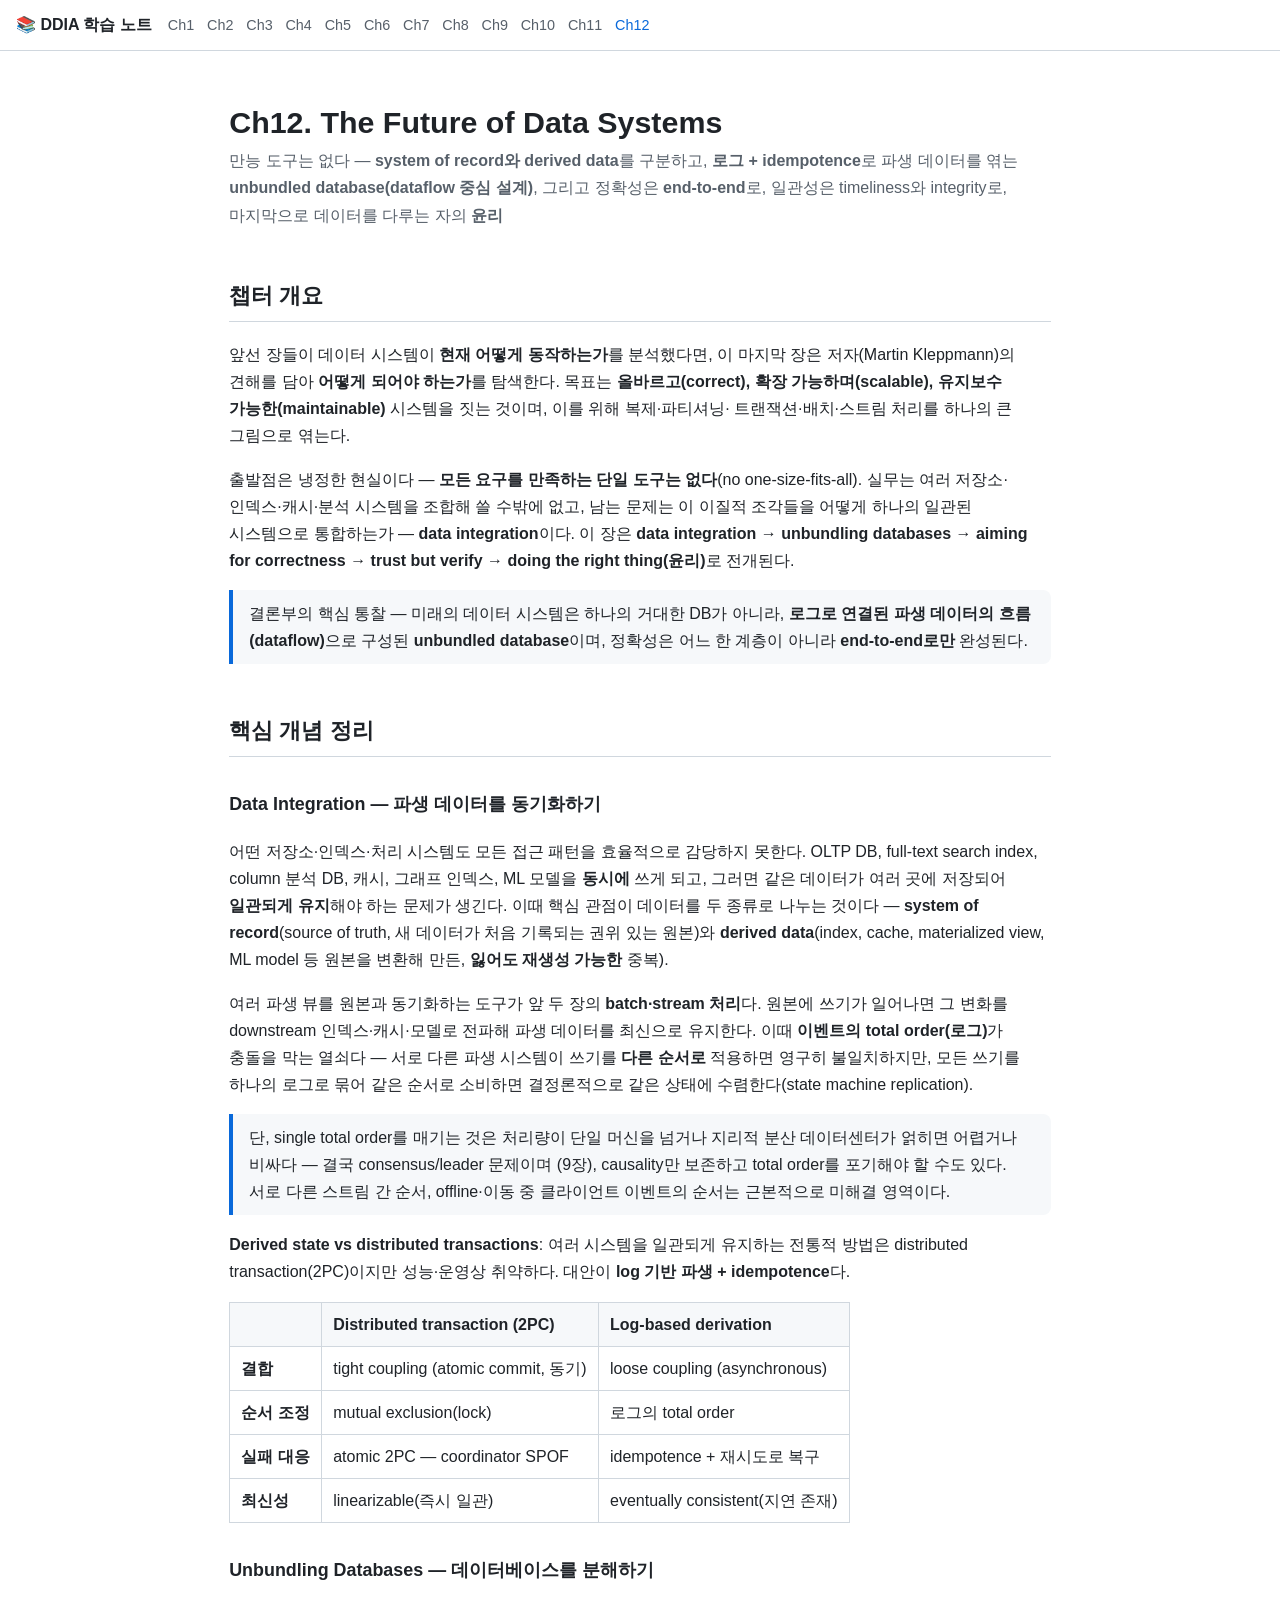
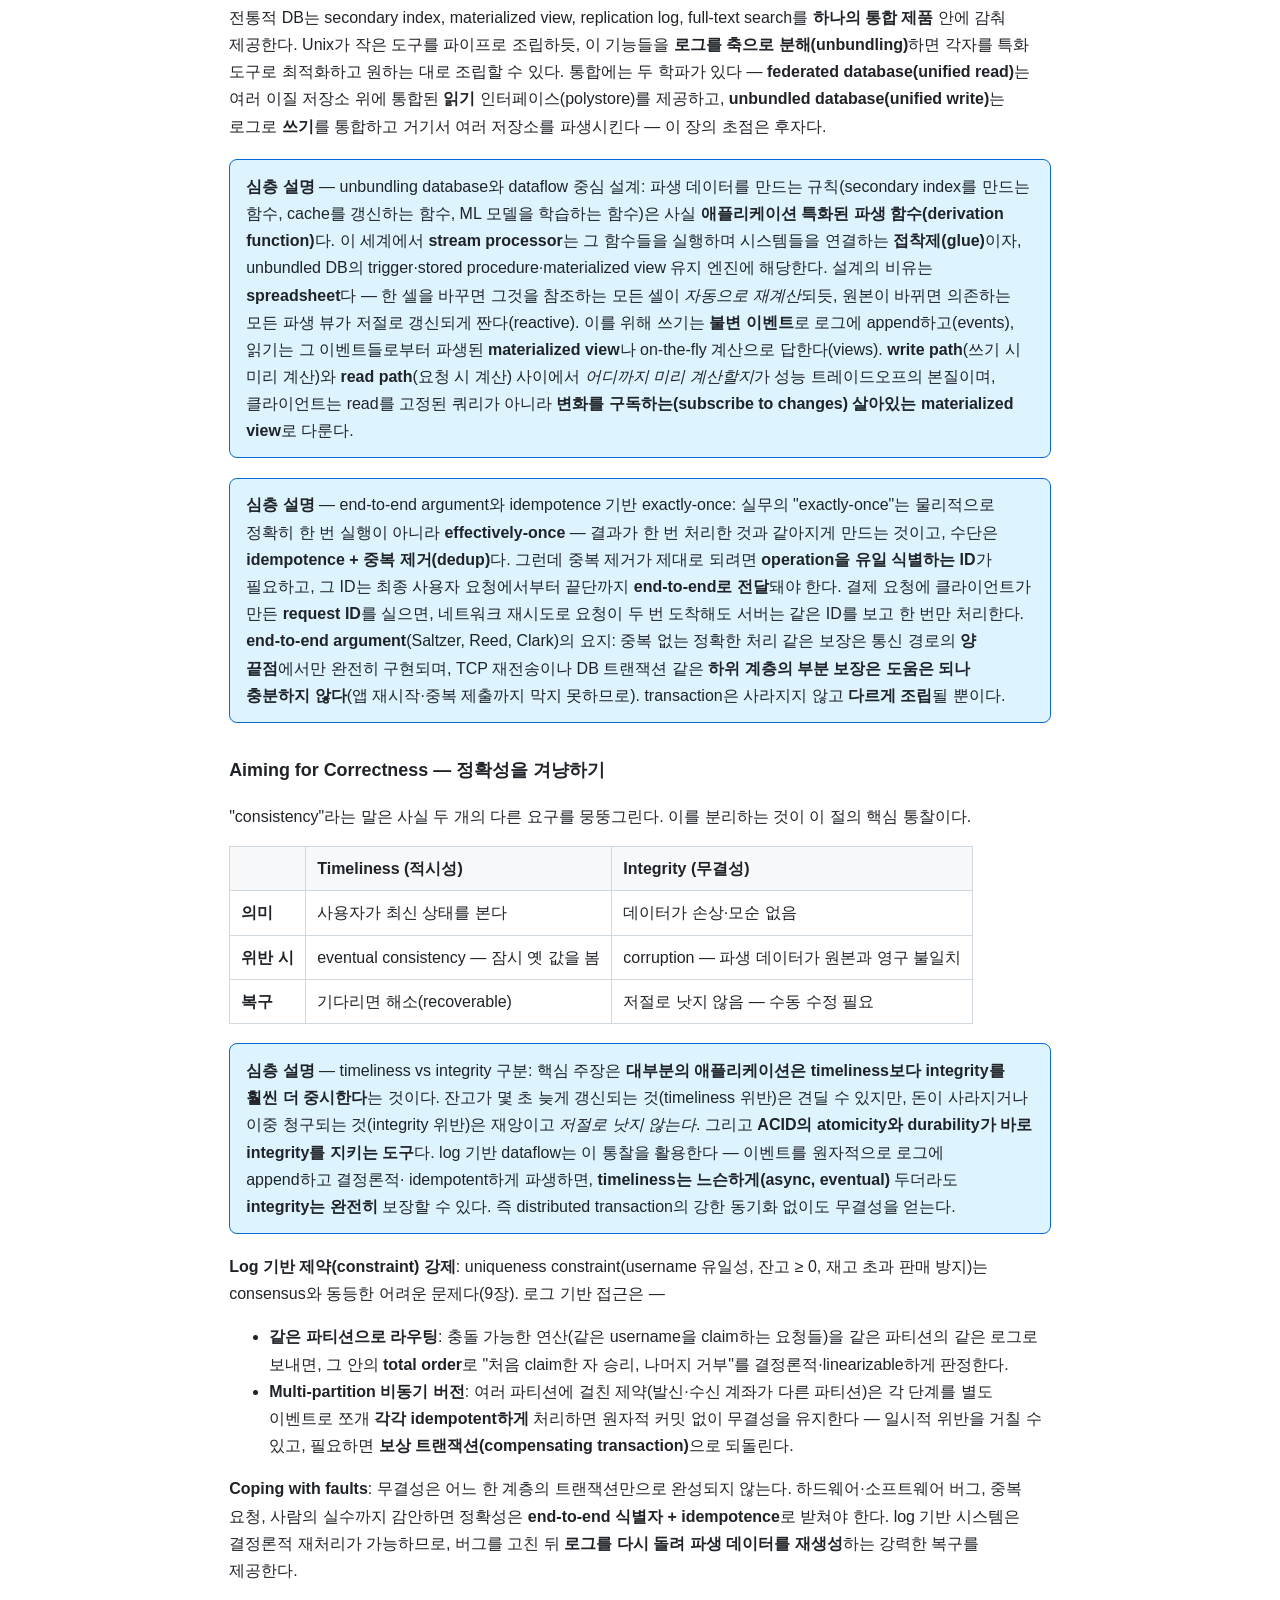
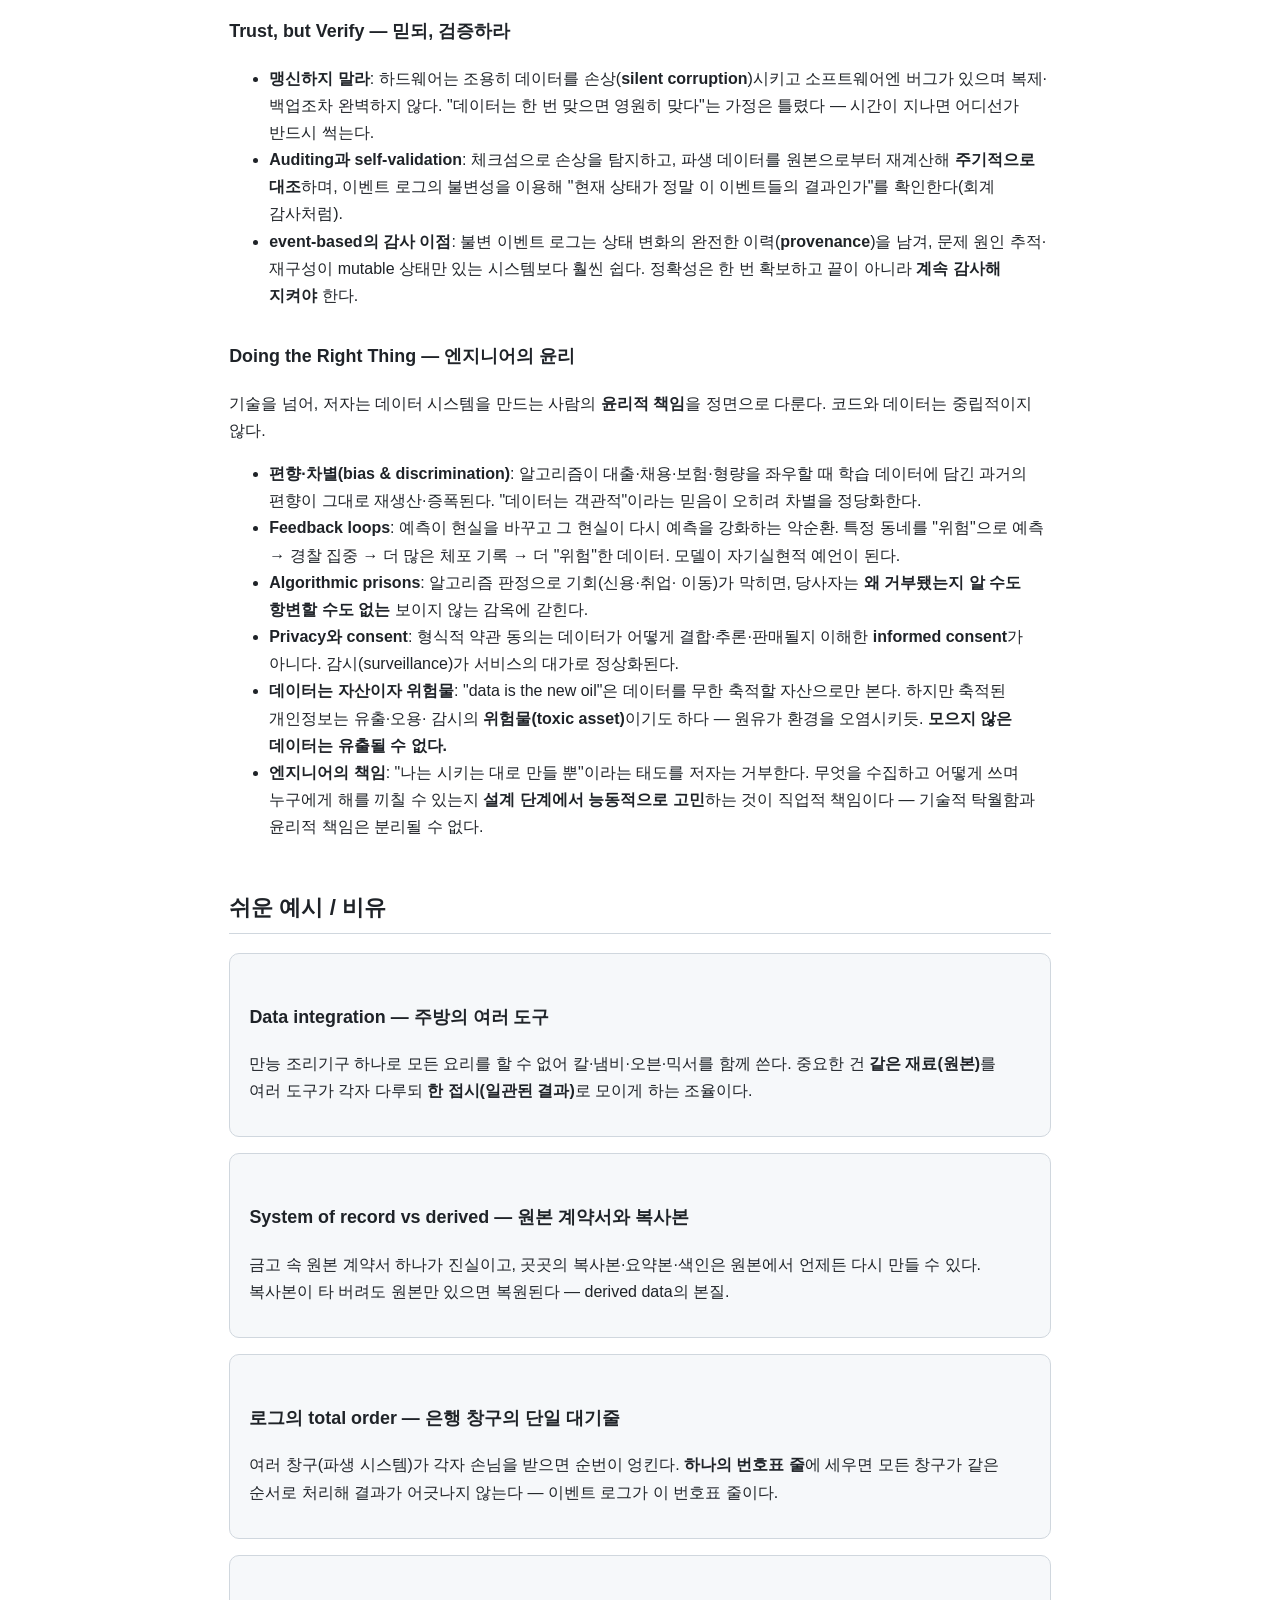
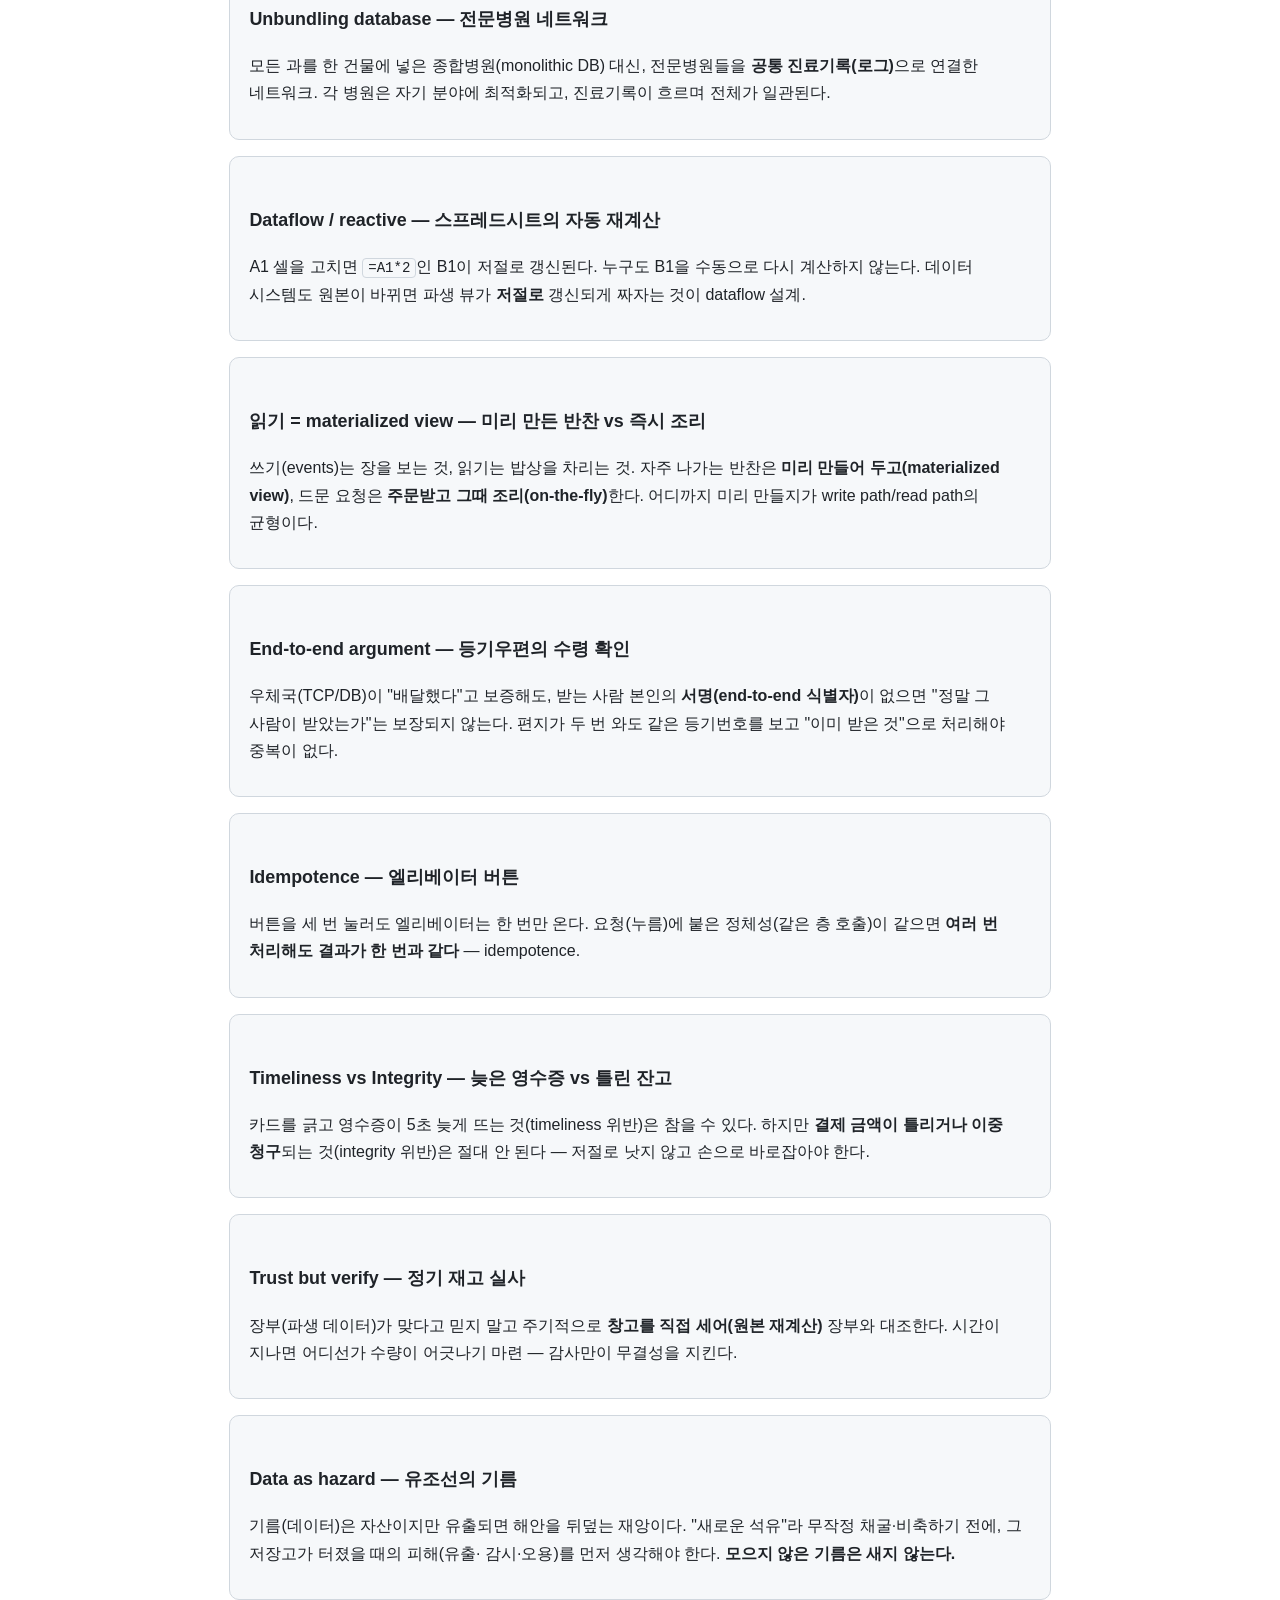
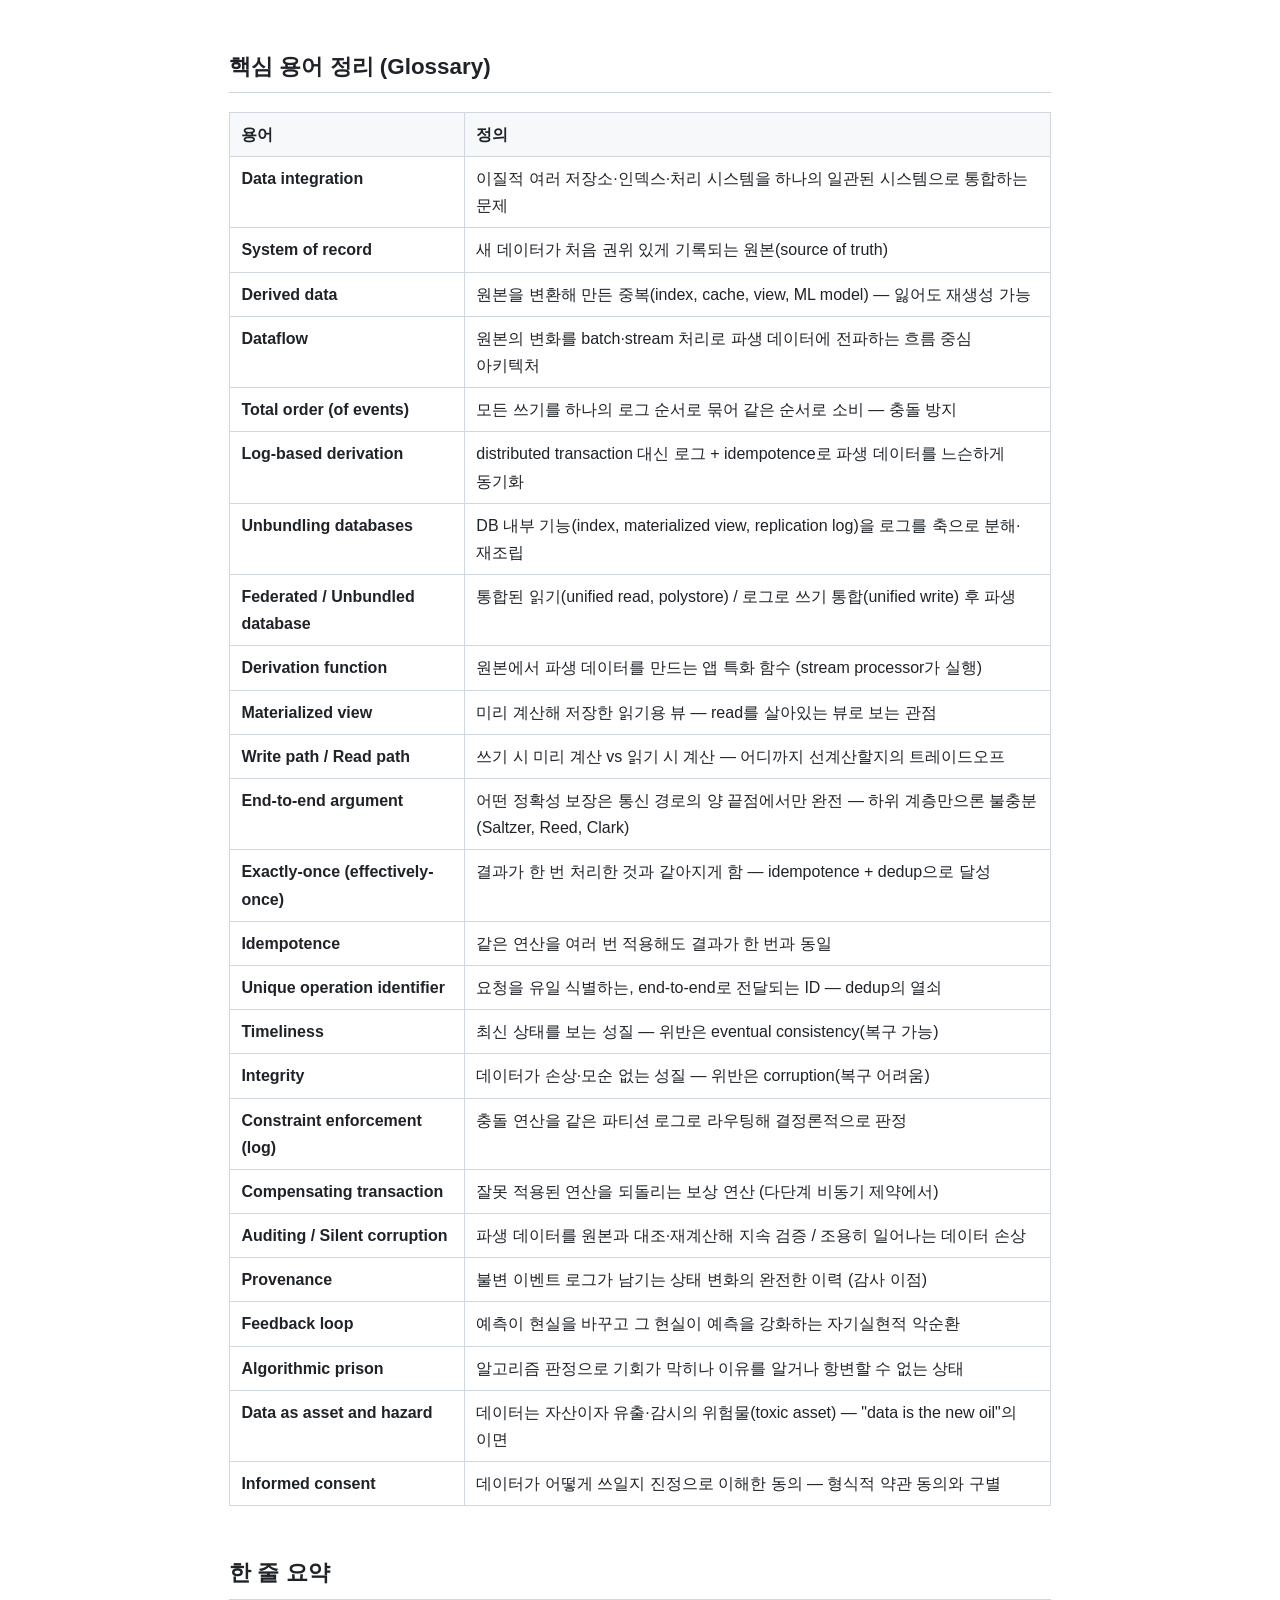
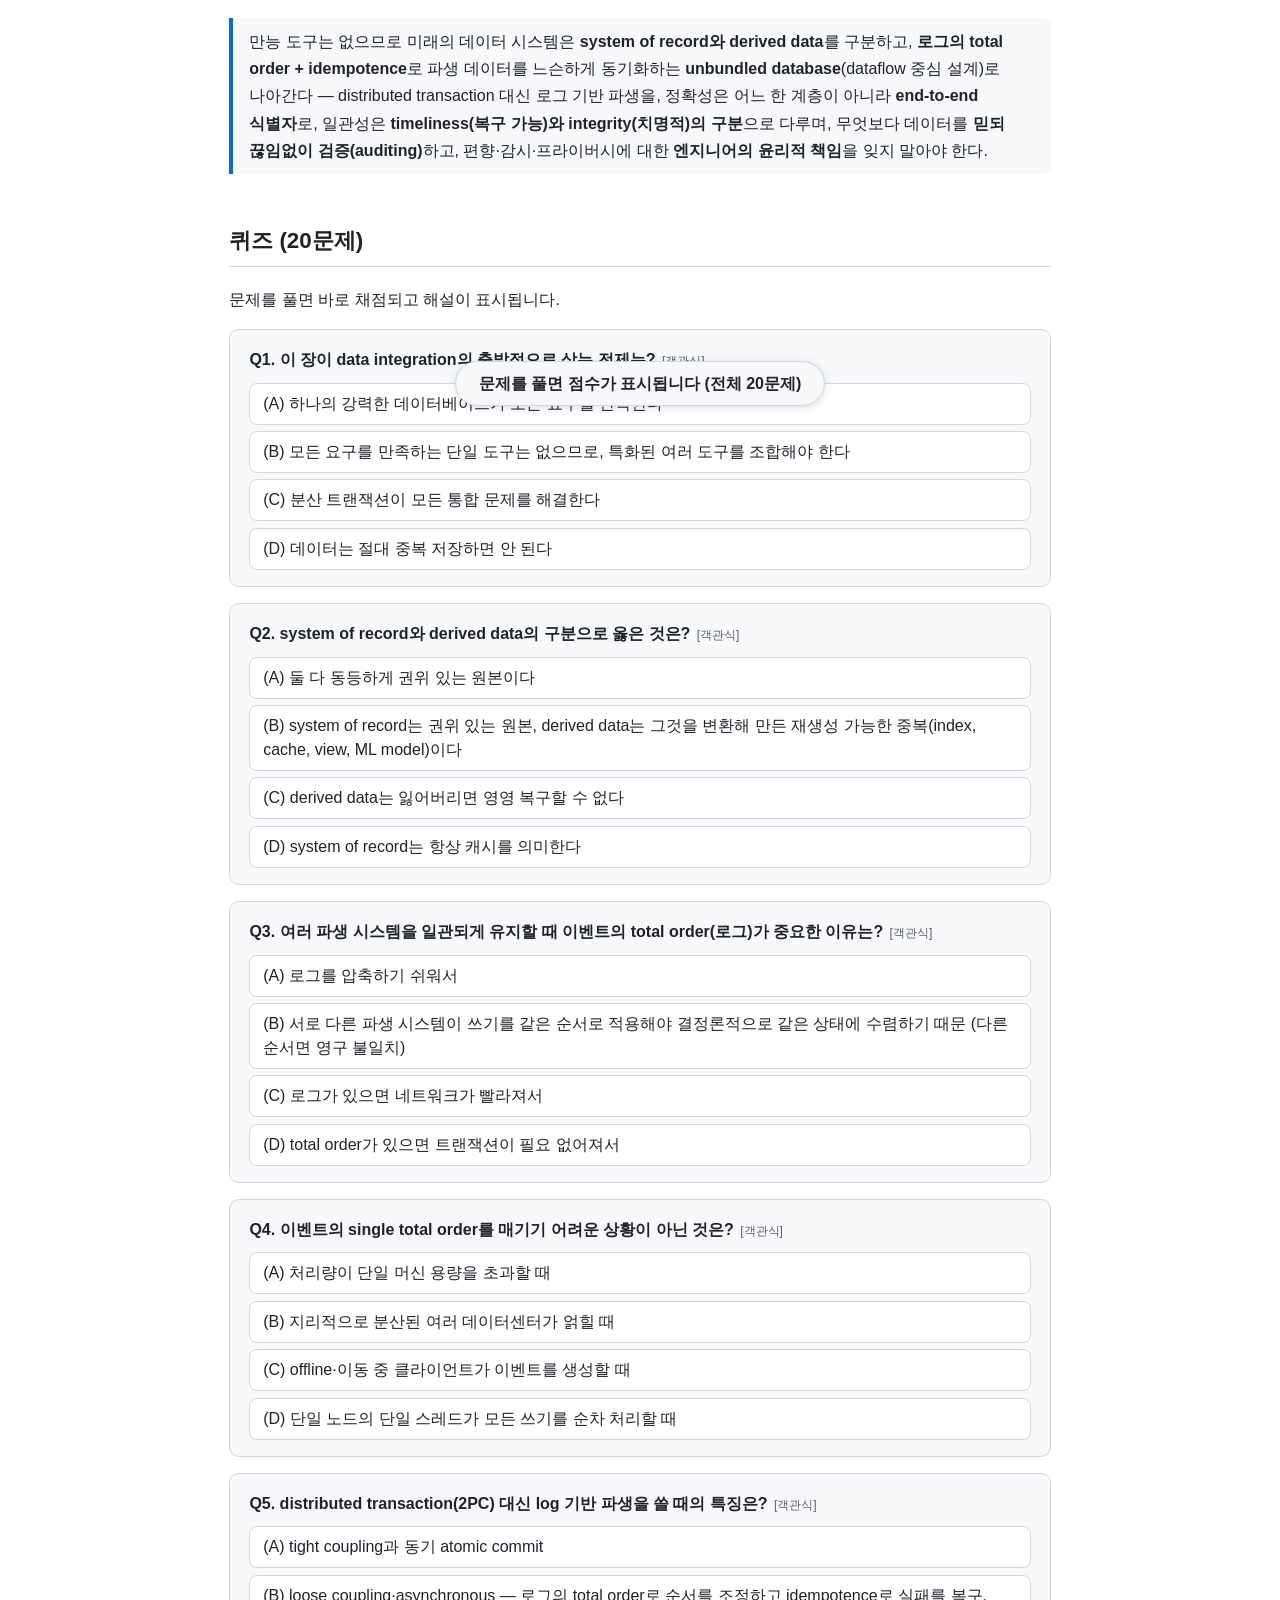
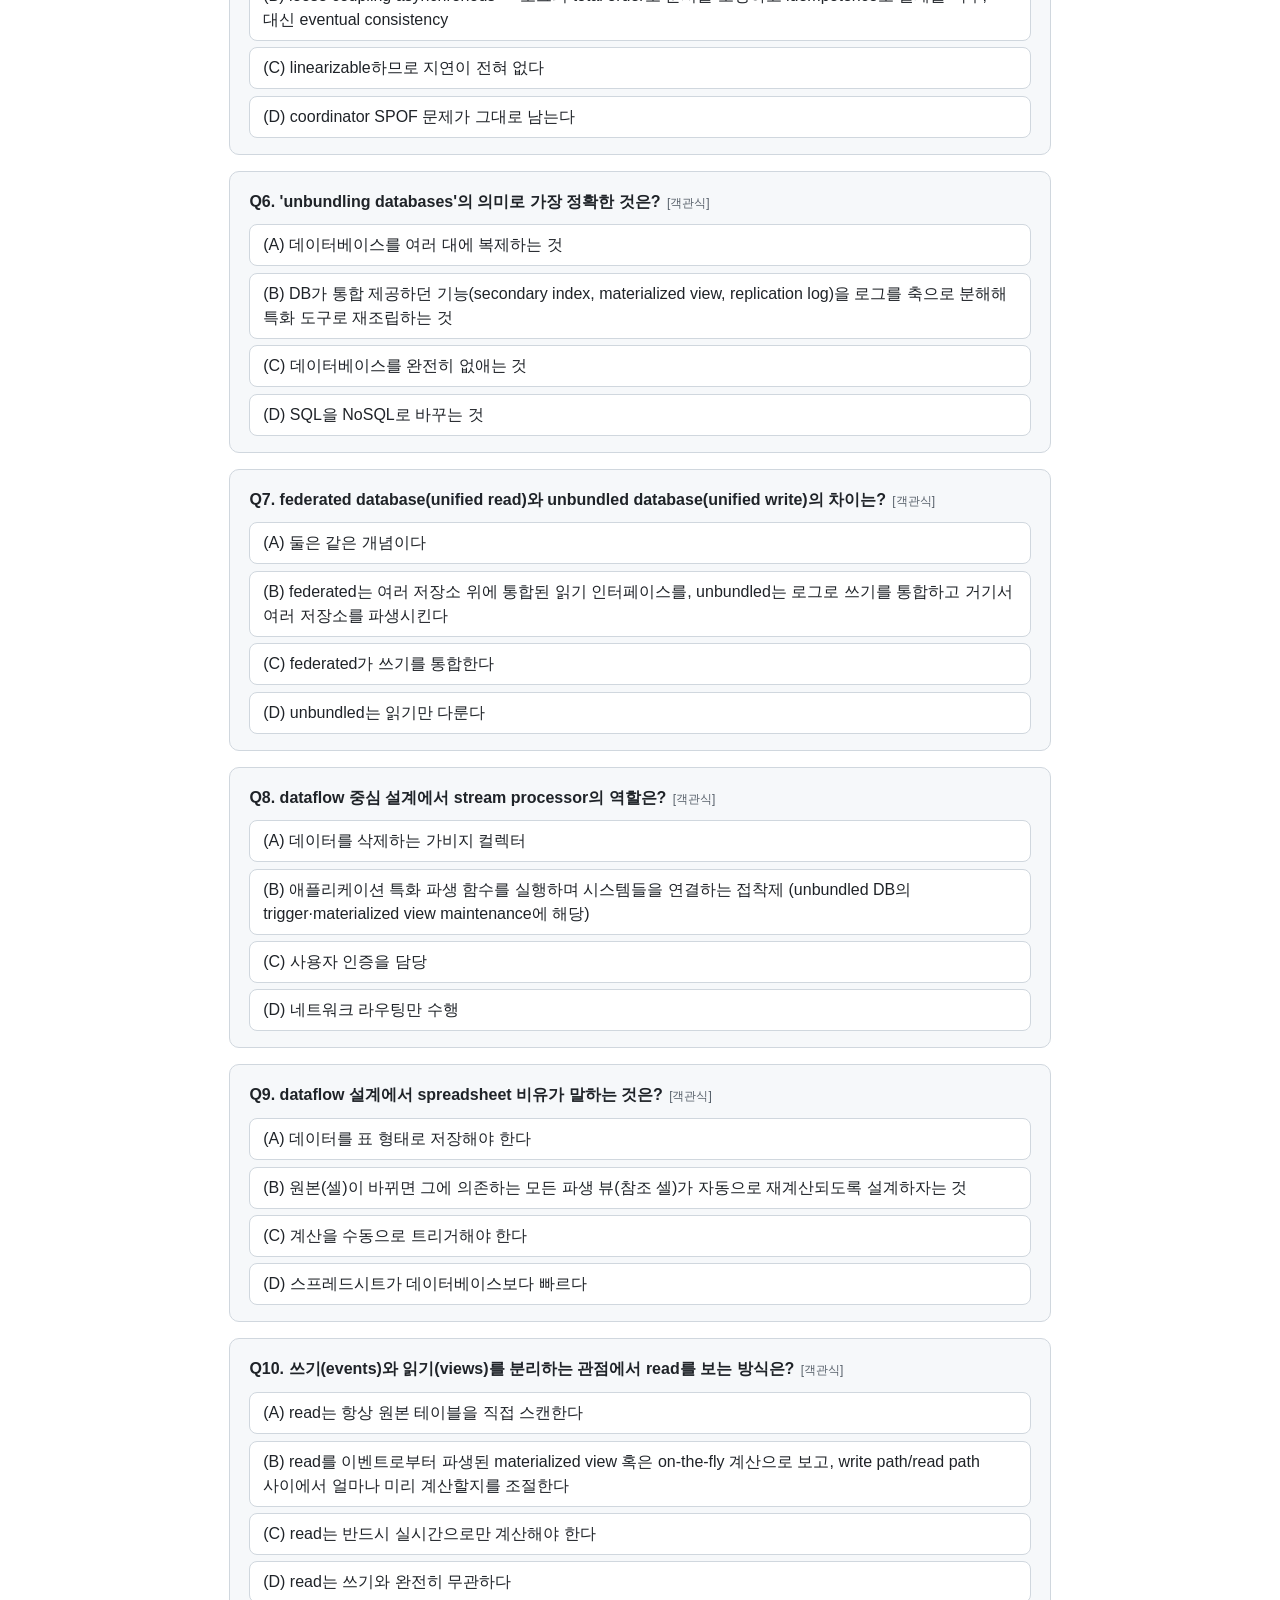
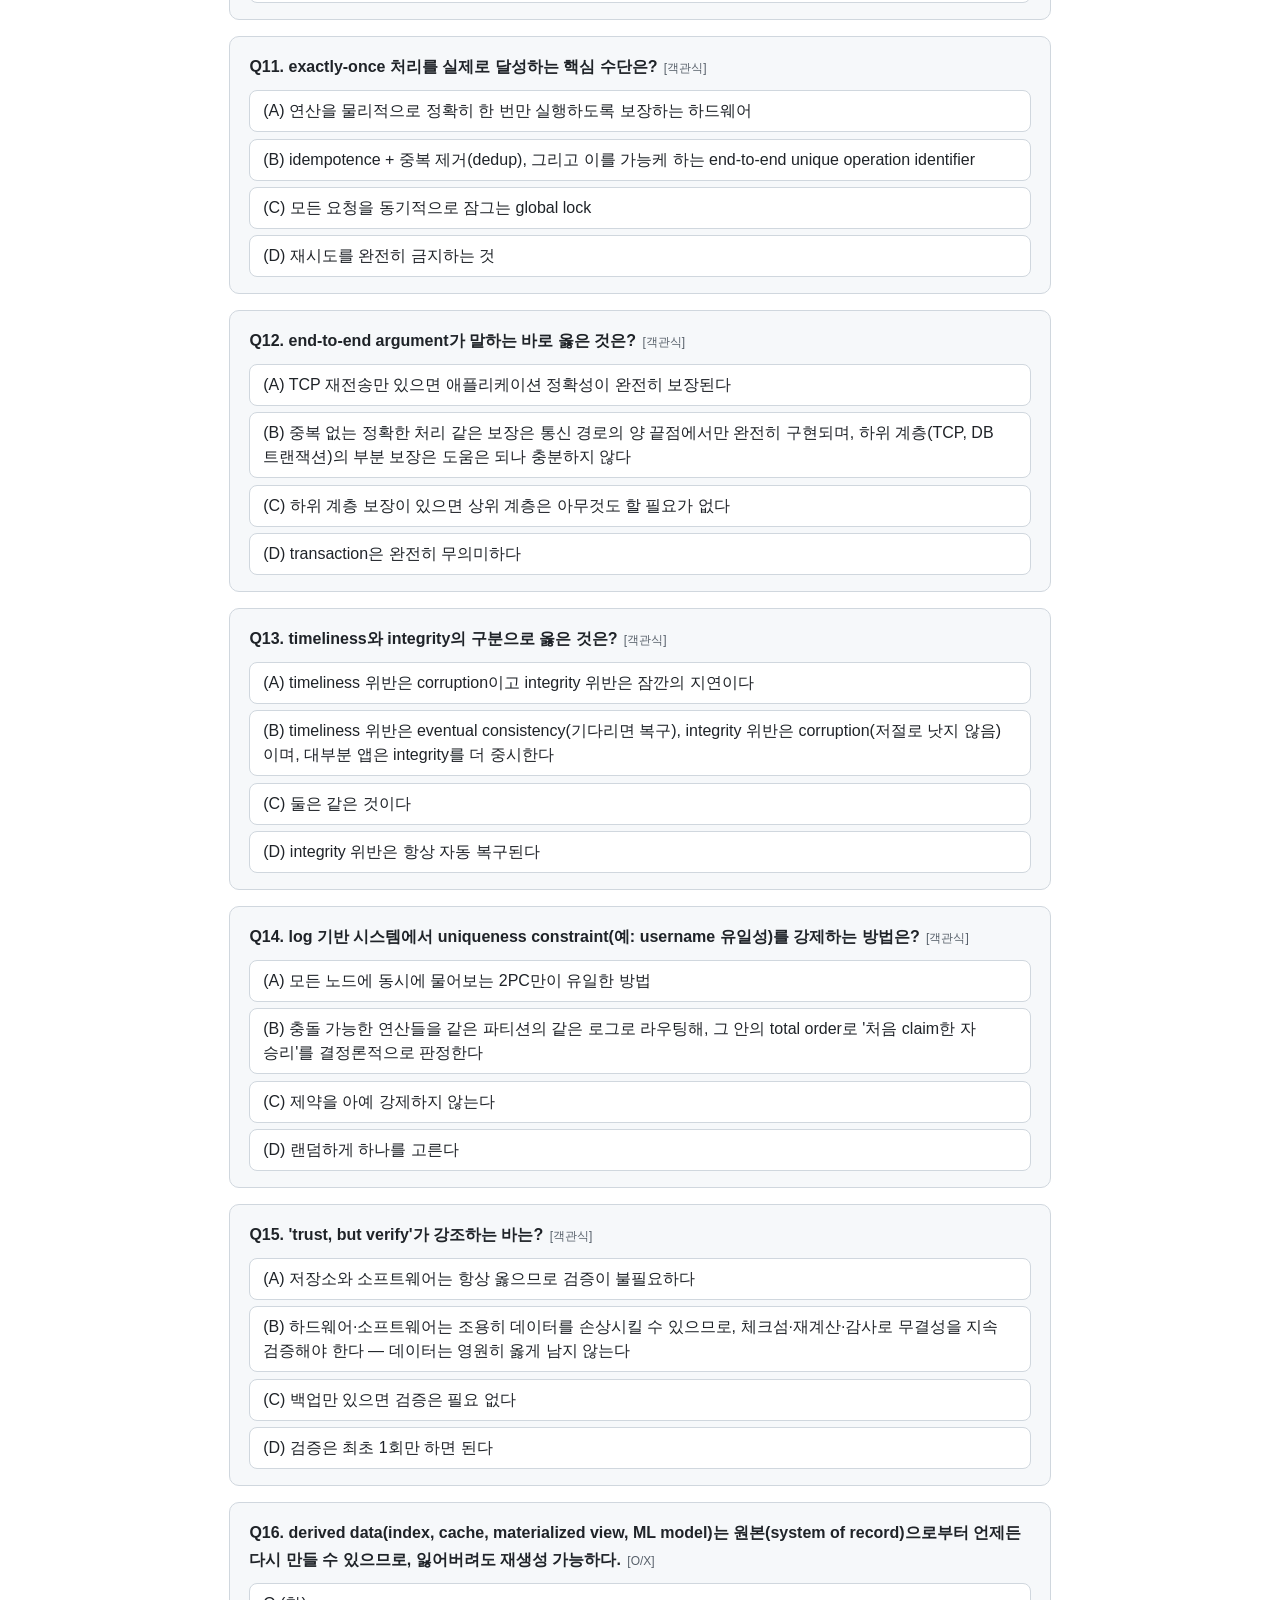
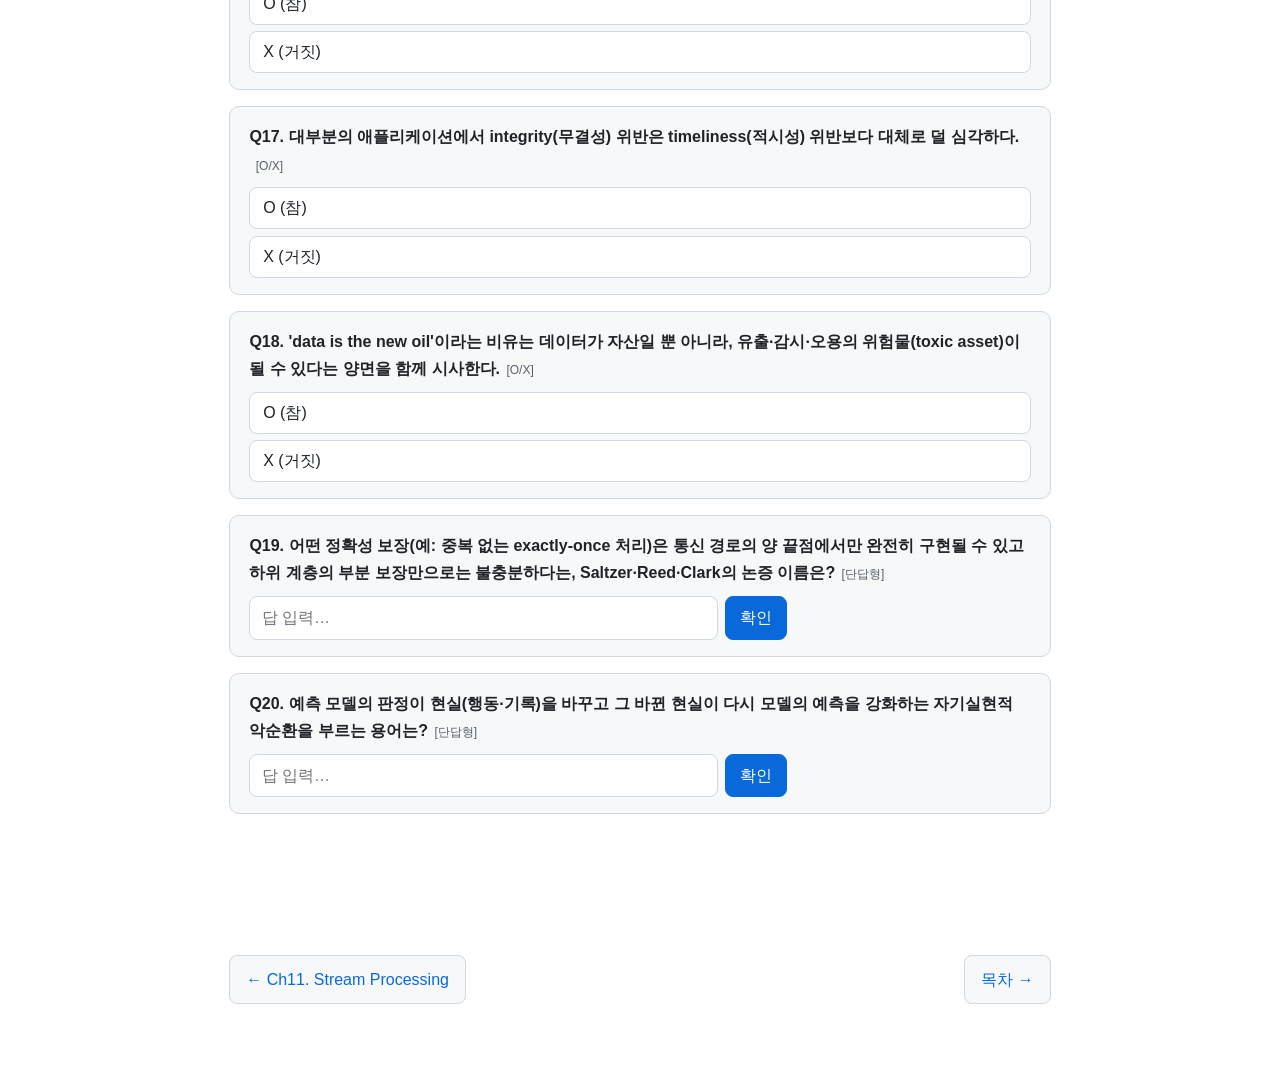
<file: docs/ch12.html>
<!doctype html>
<html lang="ko">
  <head>
    <meta charset="utf-8" />
    <meta name="viewport" content="width=device-width, initial-scale=1" />
    <title>Ch12. The Future of Data Systems — DDIA 학습 노트</title>
    <link rel="stylesheet" href="assets/style.css" />
  </head>
  <body>
    <header class="site-header">
      <a href="index.html">📚 DDIA 학습 노트</a>
      <nav>
        <a href="ch01.html">Ch1</a>
        <a href="ch02.html">Ch2</a>
        <a href="ch03.html">Ch3</a>
        <a href="ch04.html">Ch4</a>
        <a href="ch05.html">Ch5</a>
        <a href="ch06.html">Ch6</a>
        <a href="ch07.html">Ch7</a>
        <a href="ch08.html">Ch8</a>
        <a href="ch09.html">Ch9</a>
        <a href="ch10.html">Ch10</a>
        <a href="ch11.html">Ch11</a>
        <a href="ch12.html" class="active">Ch12</a>
      </nav>
    </header>
    <main>
      <h1>Ch12. The Future of Data Systems</h1>
      <p class="subtitle">
        만능 도구는 없다 — <strong>system of record와 derived data</strong>를
        구분하고, <strong>로그 + idempotence</strong>로 파생 데이터를 엮는
        <strong>unbundled database(dataflow 중심 설계)</strong>, 그리고 정확성은
        <strong>end-to-end</strong>로, 일관성은 timeliness와 integrity로,
        마지막으로 데이터를 다루는 자의 <strong>윤리</strong>
      </p>

      <h2>챕터 개요</h2>
      <p>
        앞선 장들이 데이터 시스템이 <strong>현재 어떻게 동작하는가</strong>를
        분석했다면, 이 마지막 장은 저자(Martin Kleppmann)의 견해를 담아
        <strong>어떻게 되어야 하는가</strong>를 탐색한다. 목표는
        <strong
          >올바르고(correct), 확장 가능하며(scalable), 유지보수
          가능한(maintainable)</strong
        >
        시스템을 짓는 것이며, 이를 위해 복제·파티셔닝· 트랜잭션·배치·스트림
        처리를 하나의 큰 그림으로 엮는다.
      </p>
      <p>
        출발점은 냉정한 현실이다 —
        <strong>모든 요구를 만족하는 단일 도구는 없다</strong>(no
        one-size-fits-all). 실무는 여러 저장소·인덱스·캐시·분석 시스템을 조합해
        쓸 수밖에 없고, 남는 문제는 이 이질적 조각들을 어떻게 하나의 일관된
        시스템으로 통합하는가 — <strong>data integration</strong>이다. 이 장은
        <strong>data integration</strong> →
        <strong>unbundling databases</strong> →
        <strong>aiming for correctness</strong> →
        <strong>trust but verify</strong> →
        <strong>doing the right thing(윤리)</strong>로 전개된다.
      </p>
      <blockquote>
        결론부의 핵심 통찰 — 미래의 데이터 시스템은 하나의 거대한 DB가 아니라,
        <strong>로그로 연결된 파생 데이터의 흐름(dataflow)</strong>으로 구성된
        <strong>unbundled database</strong>이며, 정확성은 어느 한 계층이 아니라
        <strong>end-to-end로만</strong> 완성된다.
      </blockquote>

      <h2>핵심 개념 정리</h2>

      <h3>Data Integration — 파생 데이터를 동기화하기</h3>
      <p>
        어떤 저장소·인덱스·처리 시스템도 모든 접근 패턴을 효율적으로 감당하지
        못한다. OLTP DB, full-text search index, column 분석 DB, 캐시, 그래프
        인덱스, ML 모델을 <strong>동시에</strong> 쓰게 되고, 그러면 같은
        데이터가 여러 곳에 저장되어 <strong>일관되게 유지</strong>해야 하는
        문제가 생긴다. 이때 핵심 관점이 데이터를 두 종류로 나누는 것이다 —
        <strong>system of record</strong>(source of truth, 새 데이터가 처음
        기록되는 권위 있는 원본)와 <strong>derived data</strong>(index, cache,
        materialized view, ML model 등 원본을 변환해 만든,
        <strong>잃어도 재생성 가능한</strong> 중복).
      </p>
      <p>
        여러 파생 뷰를 원본과 동기화하는 도구가 앞 두 장의
        <strong>batch·stream 처리</strong>다. 원본에 쓰기가 일어나면 그 변화를
        downstream 인덱스·캐시·모델로 전파해 파생 데이터를 최신으로 유지한다.
        이때 <strong>이벤트의 total order(로그)</strong>가 충돌을 막는 열쇠다 —
        서로 다른 파생 시스템이 쓰기를 <strong>다른 순서로</strong> 적용하면
        영구히 불일치하지만, 모든 쓰기를 하나의 로그로 묶어 같은 순서로 소비하면
        결정론적으로 같은 상태에 수렴한다(state machine replication).
      </p>
      <blockquote>
        단, single total order를 매기는 것은 처리량이 단일 머신을 넘거나 지리적
        분산 데이터센터가 얽히면 어렵거나 비싸다 — 결국 consensus/leader
        문제이며 (9장), causality만 보존하고 total order를 포기해야 할 수도
        있다. 서로 다른 스트림 간 순서, offline·이동 중 클라이언트 이벤트의
        순서는 근본적으로 미해결 영역이다.
      </blockquote>
      <p>
        <strong>Derived state vs distributed transactions</strong>: 여러
        시스템을 일관되게 유지하는 전통적 방법은 distributed
        transaction(2PC)이지만 성능·운영상 취약하다. 대안이
        <strong>log 기반 파생 + idempotence</strong>다.
      </p>
      <table>
        <thead>
          <tr>
            <th></th>
            <th>Distributed transaction (2PC)</th>
            <th>Log-based derivation</th>
          </tr>
        </thead>
        <tbody>
          <tr>
            <td><strong>결합</strong></td>
            <td>tight coupling (atomic commit, 동기)</td>
            <td>loose coupling (asynchronous)</td>
          </tr>
          <tr>
            <td><strong>순서 조정</strong></td>
            <td>mutual exclusion(lock)</td>
            <td>로그의 total order</td>
          </tr>
          <tr>
            <td><strong>실패 대응</strong></td>
            <td>atomic 2PC — coordinator SPOF</td>
            <td>idempotence + 재시도로 복구</td>
          </tr>
          <tr>
            <td><strong>최신성</strong></td>
            <td>linearizable(즉시 일관)</td>
            <td>eventually consistent(지연 존재)</td>
          </tr>
        </tbody>
      </table>

      <h3>Unbundling Databases — 데이터베이스를 분해하기</h3>
      <p>
        전통적 DB는 secondary index, materialized view, replication log,
        full-text search를 <strong>하나의 통합 제품</strong> 안에 감춰 제공한다.
        Unix가 작은 도구를 파이프로 조립하듯, 이 기능들을
        <strong>로그를 축으로 분해(unbundling)</strong>하면 각자를 특화 도구로
        최적화하고 원하는 대로 조립할 수 있다. 통합에는 두 학파가 있다 —
        <strong>federated database(unified read)</strong>는 여러 이질 저장소
        위에 통합된 <strong>읽기</strong> 인터페이스(polystore)를 제공하고,
        <strong>unbundled database(unified write)</strong>는 로그로
        <strong>쓰기</strong>를 통합하고 거기서 여러 저장소를 파생시킨다 — 이
        장의 초점은 후자다.
      </p>
      <div class="callout">
        <strong>심층 설명</strong> — unbundling database와 dataflow 중심 설계:
        파생 데이터를 만드는 규칙(secondary index를 만드는 함수, cache를
        갱신하는 함수, ML 모델을 학습하는 함수)은 사실
        <strong>애플리케이션 특화된 파생 함수(derivation function)</strong>다.
        이 세계에서 <strong>stream processor</strong>는 그 함수들을 실행하며
        시스템들을 연결하는 <strong>접착제(glue)</strong>이자, unbundled DB의
        trigger·stored procedure·materialized view 유지 엔진에 해당한다. 설계의
        비유는 <strong>spreadsheet</strong>다 — 한 셀을 바꾸면 그것을 참조하는
        모든 셀이 <em>자동으로 재계산</em>되듯, 원본이 바뀌면 의존하는 모든 파생
        뷰가 저절로 갱신되게 짠다(reactive). 이를 위해 쓰기는
        <strong>불변 이벤트</strong>로 로그에 append하고(events), 읽기는 그
        이벤트들로부터 파생된 <strong>materialized view</strong>나 on-the-fly
        계산으로 답한다(views). <strong>write path</strong>(쓰기 시 미리 계산)와
        <strong>read path</strong>(요청 시 계산) 사이에서
        <em>어디까지 미리 계산할지</em>가 성능 트레이드오프의 본질이며,
        클라이언트는 read를 고정된 쿼리가 아니라
        <strong
          >변화를 구독하는(subscribe to changes) 살아있는 materialized
          view</strong
        >로 다룬다.
      </div>
      <div class="callout">
        <strong>심층 설명</strong> — end-to-end argument와 idempotence 기반
        exactly-once: 실무의 "exactly-once"는 물리적으로 정확히 한 번 실행이
        아니라 <strong>effectively-once</strong> — 결과가 한 번 처리한 것과
        같아지게 만드는 것이고, 수단은
        <strong>idempotence + 중복 제거(dedup)</strong>다. 그런데 중복 제거가
        제대로 되려면 <strong>operation을 유일 식별하는 ID</strong>가 필요하고,
        그 ID는 최종 사용자 요청에서부터 끝단까지
        <strong>end-to-end로 전달</strong>돼야 한다. 결제 요청에 클라이언트가
        만든 <strong>request ID</strong>를 실으면, 네트워크 재시도로 요청이 두
        번 도착해도 서버는 같은 ID를 보고 한 번만 처리한다.
        <strong>end-to-end argument</strong>(Saltzer, Reed, Clark)의 요지: 중복
        없는 정확한 처리 같은 보장은 통신 경로의 <strong>양 끝점</strong>에서만
        완전히 구현되며, TCP 재전송이나 DB 트랜잭션 같은
        <strong>하위 계층의 부분 보장은 도움은 되나 충분하지 않다</strong>(앱
        재시작·중복 제출까지 막지 못하므로). transaction은 사라지지 않고
        <strong>다르게 조립</strong>될 뿐이다.
      </div>

      <h3>Aiming for Correctness — 정확성을 겨냥하기</h3>
      <p>
        "consistency"라는 말은 사실 두 개의 다른 요구를 뭉뚱그린다. 이를
        분리하는 것이 이 절의 핵심 통찰이다.
      </p>
      <table>
        <thead>
          <tr>
            <th></th>
            <th>Timeliness (적시성)</th>
            <th>Integrity (무결성)</th>
          </tr>
        </thead>
        <tbody>
          <tr>
            <td><strong>의미</strong></td>
            <td>사용자가 최신 상태를 본다</td>
            <td>데이터가 손상·모순 없음</td>
          </tr>
          <tr>
            <td><strong>위반 시</strong></td>
            <td>eventual consistency — 잠시 옛 값을 봄</td>
            <td>corruption — 파생 데이터가 원본과 영구 불일치</td>
          </tr>
          <tr>
            <td><strong>복구</strong></td>
            <td>기다리면 해소(recoverable)</td>
            <td>저절로 낫지 않음 — 수동 수정 필요</td>
          </tr>
        </tbody>
      </table>
      <div class="callout">
        <strong>심층 설명</strong> — timeliness vs integrity 구분: 핵심 주장은
        <strong
          >대부분의 애플리케이션은 timeliness보다 integrity를 훨씬 더
          중시한다</strong
        >는 것이다. 잔고가 몇 초 늦게 갱신되는 것(timeliness 위반)은 견딜 수
        있지만, 돈이 사라지거나 이중 청구되는 것(integrity 위반)은 재앙이고
        <em>저절로 낫지 않는다</em>. 그리고
        <strong
          >ACID의 atomicity와 durability가 바로 integrity를 지키는 도구</strong
        >다. log 기반 dataflow는 이 통찰을 활용한다 — 이벤트를 원자적으로 로그에
        append하고 결정론적· idempotent하게 파생하면,
        <strong>timeliness는 느슨하게(async, eventual)</strong> 두더라도
        <strong>integrity는 완전히</strong> 보장할 수 있다. 즉 distributed
        transaction의 강한 동기화 없이도 무결성을 얻는다.
      </div>
      <p>
        <strong>Log 기반 제약(constraint) 강제</strong>: uniqueness
        constraint(username 유일성, 잔고 ≥ 0, 재고 초과 판매 방지)는 consensus와
        동등한 어려운 문제다(9장). 로그 기반 접근은 —
      </p>
      <ul>
        <li>
          <strong>같은 파티션으로 라우팅</strong>: 충돌 가능한 연산(같은
          username을 claim하는 요청들)을 같은 파티션의 같은 로그로 보내면, 그
          안의 <strong>total order</strong>로 "처음 claim한 자 승리, 나머지
          거부"를 결정론적·linearizable하게 판정한다.
        </li>
        <li>
          <strong>Multi-partition 비동기 버전</strong>: 여러 파티션에 걸친
          제약(발신·수신 계좌가 다른 파티션)은 각 단계를 별도 이벤트로 쪼개
          <strong>각각 idempotent하게</strong> 처리하면 원자적 커밋 없이
          무결성을 유지한다 — 일시적 위반을 거칠 수 있고, 필요하면
          <strong>보상 트랜잭션(compensating transaction)</strong>으로 되돌린다.
        </li>
      </ul>
      <p>
        <strong>Coping with faults</strong>: 무결성은 어느 한 계층의
        트랜잭션만으로 완성되지 않는다. 하드웨어·소프트웨어 버그, 중복 요청,
        사람의 실수까지 감안하면 정확성은
        <strong>end-to-end 식별자 + idempotence</strong>로 받쳐야 한다. log 기반
        시스템은 결정론적 재처리가 가능하므로, 버그를 고친 뒤
        <strong>로그를 다시 돌려 파생 데이터를 재생성</strong>하는 강력한 복구를
        제공한다.
      </p>

      <h3>Trust, but Verify — 믿되, 검증하라</h3>
      <ul>
        <li>
          <strong>맹신하지 말라</strong>: 하드웨어는 조용히 데이터를
          손상(<strong>silent corruption</strong>)시키고 소프트웨어엔 버그가
          있으며 복제·백업조차 완벽하지 않다. "데이터는 한 번 맞으면 영원히
          맞다"는 가정은 틀렸다 — 시간이 지나면 어디선가 반드시 썩는다.
        </li>
        <li>
          <strong>Auditing과 self-validation</strong>: 체크섬으로 손상을
          탐지하고, 파생 데이터를 원본으로부터 재계산해
          <strong>주기적으로 대조</strong>하며, 이벤트 로그의 불변성을 이용해
          "현재 상태가 정말 이 이벤트들의 결과인가"를 확인한다(회계 감사처럼).
        </li>
        <li>
          <strong>event-based의 감사 이점</strong>: 불변 이벤트 로그는 상태
          변화의 완전한 이력(<strong>provenance</strong>)을 남겨, 문제 원인
          추적·재구성이 mutable 상태만 있는 시스템보다 훨씬 쉽다. 정확성은 한 번
          확보하고 끝이 아니라 <strong>계속 감사해 지켜야</strong> 한다.
        </li>
      </ul>

      <h3>Doing the Right Thing — 엔지니어의 윤리</h3>
      <p>
        기술을 넘어, 저자는 데이터 시스템을 만드는 사람의
        <strong>윤리적 책임</strong>을 정면으로 다룬다. 코드와 데이터는
        중립적이지 않다.
      </p>
      <ul>
        <li>
          <strong>편향·차별(bias &amp; discrimination)</strong>: 알고리즘이
          대출·채용·보험·형량을 좌우할 때 학습 데이터에 담긴 과거의 편향이
          그대로 재생산·증폭된다. "데이터는 객관적"이라는 믿음이 오히려 차별을
          정당화한다.
        </li>
        <li>
          <strong>Feedback loops</strong>: 예측이 현실을 바꾸고 그 현실이 다시
          예측을 강화하는 악순환. 특정 동네를 "위험"으로 예측 → 경찰 집중 → 더
          많은 체포 기록 → 더 "위험"한 데이터. 모델이 자기실현적 예언이 된다.
        </li>
        <li>
          <strong>Algorithmic prisons</strong>: 알고리즘 판정으로
          기회(신용·취업· 이동)가 막히면, 당사자는
          <strong>왜 거부됐는지 알 수도 항변할 수도 없는</strong> 보이지 않는
          감옥에 갇힌다.
        </li>
        <li>
          <strong>Privacy와 consent</strong>: 형식적 약관 동의는 데이터가 어떻게
          결합·추론·판매될지 이해한 <strong>informed consent</strong>가 아니다.
          감시(surveillance)가 서비스의 대가로 정상화된다.
        </li>
        <li>
          <strong>데이터는 자산이자 위험물</strong>: "data is the new oil"은
          데이터를 무한 축적할 자산으로만 본다. 하지만 축적된 개인정보는
          유출·오용· 감시의 <strong>위험물(toxic asset)</strong>이기도 하다 —
          원유가 환경을 오염시키듯.
          <strong>모으지 않은 데이터는 유출될 수 없다.</strong>
        </li>
        <li>
          <strong>엔지니어의 책임</strong>: "나는 시키는 대로 만들 뿐"이라는
          태도를 저자는 거부한다. 무엇을 수집하고 어떻게 쓰며 누구에게 해를 끼칠
          수 있는지 <strong>설계 단계에서 능동적으로 고민</strong>하는 것이
          직업적 책임이다 — 기술적 탁월함과 윤리적 책임은 분리될 수 없다.
        </li>
      </ul>

      <h2>쉬운 예시 / 비유</h2>
      <div class="card">
        <h3>Data integration — 주방의 여러 도구</h3>
        <p>
          만능 조리기구 하나로 모든 요리를 할 수 없어 칼·냄비·오븐·믹서를 함께
          쓴다. 중요한 건 <strong>같은 재료(원본)</strong>를 여러 도구가 각자
          다루되 <strong>한 접시(일관된 결과)</strong>로 모이게 하는 조율이다.
        </p>
      </div>
      <div class="card">
        <h3>System of record vs derived — 원본 계약서와 복사본</h3>
        <p>
          금고 속 원본 계약서 하나가 진실이고, 곳곳의 복사본·요약본·색인은
          원본에서 언제든 다시 만들 수 있다. 복사본이 타 버려도 원본만 있으면
          복원된다 — derived data의 본질.
        </p>
      </div>
      <div class="card">
        <h3>로그의 total order — 은행 창구의 단일 대기줄</h3>
        <p>
          여러 창구(파생 시스템)가 각자 손님을 받으면 순번이 엉킨다.
          <strong>하나의 번호표 줄</strong>에 세우면 모든 창구가 같은 순서로
          처리해 결과가 어긋나지 않는다 — 이벤트 로그가 이 번호표 줄이다.
        </p>
      </div>
      <div class="card">
        <h3>Unbundling database — 전문병원 네트워크</h3>
        <p>
          모든 과를 한 건물에 넣은 종합병원(monolithic DB) 대신, 전문병원들을
          <strong>공통 진료기록(로그)</strong>으로 연결한 네트워크. 각 병원은
          자기 분야에 최적화되고, 진료기록이 흐르며 전체가 일관된다.
        </p>
      </div>
      <div class="card">
        <h3>Dataflow / reactive — 스프레드시트의 자동 재계산</h3>
        <p>
          A1 셀을 고치면 <code>=A1*2</code>인 B1이 저절로 갱신된다. 누구도 B1을
          수동으로 다시 계산하지 않는다. 데이터 시스템도 원본이 바뀌면 파생 뷰가
          <strong>저절로</strong> 갱신되게 짜자는 것이 dataflow 설계.
        </p>
      </div>
      <div class="card">
        <h3>읽기 = materialized view — 미리 만든 반찬 vs 즉시 조리</h3>
        <p>
          쓰기(events)는 장을 보는 것, 읽기는 밥상을 차리는 것. 자주 나가는
          반찬은
          <strong>미리 만들어 두고(materialized view)</strong>, 드문 요청은
          <strong>주문받고 그때 조리(on-the-fly)</strong>한다. 어디까지 미리
          만들지가 write path/read path의 균형이다.
        </p>
      </div>
      <div class="card">
        <h3>End-to-end argument — 등기우편의 수령 확인</h3>
        <p>
          우체국(TCP/DB)이 "배달했다"고 보증해도, 받는 사람 본인의
          <strong>서명(end-to-end 식별자)</strong>이 없으면 "정말 그 사람이
          받았는가"는 보장되지 않는다. 편지가 두 번 와도 같은 등기번호를 보고
          "이미 받은 것"으로 처리해야 중복이 없다.
        </p>
      </div>
      <div class="card">
        <h3>Idempotence — 엘리베이터 버튼</h3>
        <p>
          버튼을 세 번 눌러도 엘리베이터는 한 번만 온다. 요청(누름)에 붙은
          정체성(같은 층 호출)이 같으면
          <strong>여러 번 처리해도 결과가 한 번과 같다</strong> — idempotence.
        </p>
      </div>
      <div class="card">
        <h3>Timeliness vs Integrity — 늦은 영수증 vs 틀린 잔고</h3>
        <p>
          카드를 긁고 영수증이 5초 늦게 뜨는 것(timeliness 위반)은 참을 수 있다.
          하지만 <strong>결제 금액이 틀리거나 이중 청구</strong>되는
          것(integrity 위반)은 절대 안 된다 — 저절로 낫지 않고 손으로 바로잡아야
          한다.
        </p>
      </div>
      <div class="card">
        <h3>Trust but verify — 정기 재고 실사</h3>
        <p>
          장부(파생 데이터)가 맞다고 믿지 말고 주기적으로
          <strong>창고를 직접 세어(원본 재계산)</strong> 장부와 대조한다. 시간이
          지나면 어디선가 수량이 어긋나기 마련 — 감사만이 무결성을 지킨다.
        </p>
      </div>
      <div class="card">
        <h3>Data as hazard — 유조선의 기름</h3>
        <p>
          기름(데이터)은 자산이지만 유출되면 해안을 뒤덮는 재앙이다. "새로운
          석유"라 무작정 채굴·비축하기 전에, 그 저장고가 터졌을 때의 피해(유출·
          감시·오용)를 먼저 생각해야 한다.
          <strong>모으지 않은 기름은 새지 않는다.</strong>
        </p>
      </div>

      <h2>핵심 용어 정리 (Glossary)</h2>
      <table>
        <thead>
          <tr>
            <th>용어</th>
            <th>정의</th>
          </tr>
        </thead>
        <tbody>
          <tr>
            <td><strong>Data integration</strong></td>
            <td>
              이질적 여러 저장소·인덱스·처리 시스템을 하나의 일관된 시스템으로
              통합하는 문제
            </td>
          </tr>
          <tr>
            <td><strong>System of record</strong></td>
            <td>새 데이터가 처음 권위 있게 기록되는 원본(source of truth)</td>
          </tr>
          <tr>
            <td><strong>Derived data</strong></td>
            <td>
              원본을 변환해 만든 중복(index, cache, view, ML model) — 잃어도
              재생성 가능
            </td>
          </tr>
          <tr>
            <td><strong>Dataflow</strong></td>
            <td>
              원본의 변화를 batch·stream 처리로 파생 데이터에 전파하는 흐름 중심
              아키텍처
            </td>
          </tr>
          <tr>
            <td><strong>Total order (of events)</strong></td>
            <td>
              모든 쓰기를 하나의 로그 순서로 묶어 같은 순서로 소비 — 충돌 방지
            </td>
          </tr>
          <tr>
            <td><strong>Log-based derivation</strong></td>
            <td>
              distributed transaction 대신 로그 + idempotence로 파생 데이터를
              느슨하게 동기화
            </td>
          </tr>
          <tr>
            <td><strong>Unbundling databases</strong></td>
            <td>
              DB 내부 기능(index, materialized view, replication log)을 로그를
              축으로 분해·재조립
            </td>
          </tr>
          <tr>
            <td><strong>Federated / Unbundled database</strong></td>
            <td>
              통합된 읽기(unified read, polystore) / 로그로 쓰기 통합(unified
              write) 후 파생
            </td>
          </tr>
          <tr>
            <td><strong>Derivation function</strong></td>
            <td>
              원본에서 파생 데이터를 만드는 앱 특화 함수 (stream processor가
              실행)
            </td>
          </tr>
          <tr>
            <td><strong>Materialized view</strong></td>
            <td>
              미리 계산해 저장한 읽기용 뷰 — read를 살아있는 뷰로 보는 관점
            </td>
          </tr>
          <tr>
            <td><strong>Write path / Read path</strong></td>
            <td>
              쓰기 시 미리 계산 vs 읽기 시 계산 — 어디까지 선계산할지의
              트레이드오프
            </td>
          </tr>
          <tr>
            <td><strong>End-to-end argument</strong></td>
            <td>
              어떤 정확성 보장은 통신 경로의 양 끝점에서만 완전 — 하위
              계층만으론 불충분 (Saltzer, Reed, Clark)
            </td>
          </tr>
          <tr>
            <td><strong>Exactly-once (effectively-once)</strong></td>
            <td>
              결과가 한 번 처리한 것과 같아지게 함 — idempotence + dedup으로
              달성
            </td>
          </tr>
          <tr>
            <td><strong>Idempotence</strong></td>
            <td>같은 연산을 여러 번 적용해도 결과가 한 번과 동일</td>
          </tr>
          <tr>
            <td><strong>Unique operation identifier</strong></td>
            <td>
              요청을 유일 식별하는, end-to-end로 전달되는 ID — dedup의 열쇠
            </td>
          </tr>
          <tr>
            <td><strong>Timeliness</strong></td>
            <td>
              최신 상태를 보는 성질 — 위반은 eventual consistency(복구 가능)
            </td>
          </tr>
          <tr>
            <td><strong>Integrity</strong></td>
            <td>
              데이터가 손상·모순 없는 성질 — 위반은 corruption(복구 어려움)
            </td>
          </tr>
          <tr>
            <td><strong>Constraint enforcement (log)</strong></td>
            <td>충돌 연산을 같은 파티션 로그로 라우팅해 결정론적으로 판정</td>
          </tr>
          <tr>
            <td><strong>Compensating transaction</strong></td>
            <td>
              잘못 적용된 연산을 되돌리는 보상 연산 (다단계 비동기 제약에서)
            </td>
          </tr>
          <tr>
            <td><strong>Auditing / Silent corruption</strong></td>
            <td>
              파생 데이터를 원본과 대조·재계산해 지속 검증 / 조용히 일어나는
              데이터 손상
            </td>
          </tr>
          <tr>
            <td><strong>Provenance</strong></td>
            <td>
              불변 이벤트 로그가 남기는 상태 변화의 완전한 이력 (감사 이점)
            </td>
          </tr>
          <tr>
            <td><strong>Feedback loop</strong></td>
            <td>
              예측이 현실을 바꾸고 그 현실이 예측을 강화하는 자기실현적 악순환
            </td>
          </tr>
          <tr>
            <td><strong>Algorithmic prison</strong></td>
            <td>
              알고리즘 판정으로 기회가 막히나 이유를 알거나 항변할 수 없는 상태
            </td>
          </tr>
          <tr>
            <td><strong>Data as asset and hazard</strong></td>
            <td>
              데이터는 자산이자 유출·감시의 위험물(toxic asset) — "data is the
              new oil"의 이면
            </td>
          </tr>
          <tr>
            <td><strong>Informed consent</strong></td>
            <td>
              데이터가 어떻게 쓰일지 진정으로 이해한 동의 — 형식적 약관 동의와
              구별
            </td>
          </tr>
        </tbody>
      </table>

      <h2>한 줄 요약</h2>
      <blockquote>
        만능 도구는 없으므로 미래의 데이터 시스템은
        <strong>system of record와 derived data</strong>를 구분하고,
        <strong>로그의 total order + idempotence</strong>로 파생 데이터를
        느슨하게 동기화하는 <strong>unbundled database</strong>(dataflow 중심
        설계)로 나아간다 — distributed transaction 대신 로그 기반 파생을,
        정확성은 어느 한 계층이 아니라 <strong>end-to-end 식별자</strong>로,
        일관성은
        <strong>timeliness(복구 가능)와 integrity(치명적)의 구분</strong>으로
        다루며, 무엇보다 데이터를
        <strong>믿되 끊임없이 검증(auditing)</strong>하고,
        편향·감시·프라이버시에 대한 <strong>엔지니어의 윤리적 책임</strong>을
        잊지 말아야 한다.
      </blockquote>

      <h2>퀴즈 (20문제)</h2>
      <p>문제를 풀면 바로 채점되고 해설이 표시됩니다.</p>
      <div id="quiz"></div>
      <div class="footer-nav">
        <a href="ch11.html">← Ch11. Stream Processing</a
        ><a href="index.html">목차 →</a>
      </div>
    </main>
    <script>
      window.QUIZ_DATA = [
        {
          type: "mcq",
          q: "이 장이 data integration의 출발점으로 삼는 전제는?",
          options: [
            "하나의 강력한 데이터베이스가 모든 요구를 만족한다",
            "모든 요구를 만족하는 단일 도구는 없으므로, 특화된 여러 도구를 조합해야 한다",
            "분산 트랜잭션이 모든 통합 문제를 해결한다",
            "데이터는 절대 중복 저장하면 안 된다",
          ],
          answer: 1,
          expl: "이 장의 출발점은 'no one-size-fits-all'. 어떤 단일 도구도 모든 접근 패턴을 효율적으로 감당하지 못하므로 특화 도구들을 조합해야 하고, 그 조합을 일관되게 엮는 것이 data integration이다.",
        },
        {
          type: "mcq",
          q: "system of record와 derived data의 구분으로 옳은 것은?",
          options: [
            "둘 다 동등하게 권위 있는 원본이다",
            "system of record는 권위 있는 원본, derived data는 그것을 변환해 만든 재생성 가능한 중복(index, cache, view, ML model)이다",
            "derived data는 잃어버리면 영영 복구할 수 없다",
            "system of record는 항상 캐시를 의미한다",
          ],
          answer: 1,
          expl: "system of record는 새 데이터가 처음 기록되는 권위 있는 원본(source of truth), derived data는 그것을 변환·처리해 만든 중복이다. derived data는 원본에서 재생성되므로 세 번째는 틀림.",
        },
        {
          type: "mcq",
          q: "여러 파생 시스템을 일관되게 유지할 때 이벤트의 total order(로그)가 중요한 이유는?",
          options: [
            "로그를 압축하기 쉬워서",
            "서로 다른 파생 시스템이 쓰기를 같은 순서로 적용해야 결정론적으로 같은 상태에 수렴하기 때문 (다른 순서면 영구 불일치)",
            "로그가 있으면 네트워크가 빨라져서",
            "total order가 있으면 트랜잭션이 필요 없어져서",
          ],
          answer: 1,
          expl: "파생 시스템들이 쓰기를 서로 다른 순서로 적용하면 영구히 불일치한다. 모든 쓰기를 하나의 로그(total order)로 묶어 같은 순서로 소비하면 결정론적으로 같은 상태에 수렴한다(state machine replication).",
        },
        {
          type: "mcq",
          q: "이벤트의 single total order를 매기기 어려운 상황이 아닌 것은?",
          options: [
            "처리량이 단일 머신 용량을 초과할 때",
            "지리적으로 분산된 여러 데이터센터가 얽힐 때",
            "offline·이동 중 클라이언트가 이벤트를 생성할 때",
            "단일 노드의 단일 스레드가 모든 쓰기를 순차 처리할 때",
          ],
          answer: 3,
          expl: "단일 노드·단일 스레드가 순차 처리하면 자연히 total order가 생겨 어렵지 않다. 나머지(처리량 초과, 지리 분산, offline 클라이언트)는 모두 single total order를 매기기 어렵게 만드는 상황이다.",
        },
        {
          type: "mcq",
          q: "distributed transaction(2PC) 대신 log 기반 파생을 쓸 때의 특징은?",
          options: [
            "tight coupling과 동기 atomic commit",
            "loose coupling·asynchronous — 로그의 total order로 순서를 조정하고 idempotence로 실패를 복구, 대신 eventual consistency",
            "linearizable하므로 지연이 전혀 없다",
            "coordinator SPOF 문제가 그대로 남는다",
          ],
          answer: 1,
          expl: "log 기반 파생은 loose coupling·asynchronous다. 로그의 total order로 순서를 맞추고 idempotence로 실패를 복구하며, 대가로 eventual consistency를 받아들인다. 2PC의 tight coupling·coordinator SPOF와 대비된다.",
        },
        {
          type: "mcq",
          q: "'unbundling databases'의 의미로 가장 정확한 것은?",
          options: [
            "데이터베이스를 여러 대에 복제하는 것",
            "DB가 통합 제공하던 기능(secondary index, materialized view, replication log)을 로그를 축으로 분해해 특화 도구로 재조립하는 것",
            "데이터베이스를 완전히 없애는 것",
            "SQL을 NoSQL로 바꾸는 것",
          ],
          answer: 1,
          expl: "unbundling은 DB가 통합 제공하던 기능들을 로그를 축으로 분해해 특화 도구로 최적화·재조립하는 것이다(Unix 철학의 데이터 시스템판).",
        },
        {
          type: "mcq",
          q: "federated database(unified read)와 unbundled database(unified write)의 차이는?",
          options: [
            "둘은 같은 개념이다",
            "federated는 여러 저장소 위에 통합된 읽기 인터페이스를, unbundled는 로그로 쓰기를 통합하고 거기서 여러 저장소를 파생시킨다",
            "federated가 쓰기를 통합한다",
            "unbundled는 읽기만 다룬다",
          ],
          answer: 1,
          expl: "federated database는 여러 이질 저장소 위에 통합된 읽기 인터페이스(unified read, polystore)를, unbundled database는 로그로 쓰기를 통합(unified write)하고 거기서 여러 저장소를 파생시킨다.",
        },
        {
          type: "mcq",
          q: "dataflow 중심 설계에서 stream processor의 역할은?",
          options: [
            "데이터를 삭제하는 가비지 컬렉터",
            "애플리케이션 특화 파생 함수를 실행하며 시스템들을 연결하는 접착제 (unbundled DB의 trigger·materialized view maintenance에 해당)",
            "사용자 인증을 담당",
            "네트워크 라우팅만 수행",
          ],
          answer: 1,
          expl: "stream processor는 애플리케이션 특화 파생 함수를 실행하며 시스템들을 연결하는 접착제로, unbundled DB의 trigger·stored procedure·materialized view 유지 엔진에 해당한다.",
        },
        {
          type: "mcq",
          q: "dataflow 설계에서 spreadsheet 비유가 말하는 것은?",
          options: [
            "데이터를 표 형태로 저장해야 한다",
            "원본(셀)이 바뀌면 그에 의존하는 모든 파생 뷰(참조 셀)가 자동으로 재계산되도록 설계하자는 것",
            "계산을 수동으로 트리거해야 한다",
            "스프레드시트가 데이터베이스보다 빠르다",
          ],
          answer: 1,
          expl: "스프레드시트에서 셀을 바꾸면 참조 셀이 자동 재계산되듯, 원본이 바뀌면 의존하는 모든 파생 뷰가 자동 갱신되도록 설계하자는 reactive/dataflow 사고다.",
        },
        {
          type: "mcq",
          q: "쓰기(events)와 읽기(views)를 분리하는 관점에서 read를 보는 방식은?",
          options: [
            "read는 항상 원본 테이블을 직접 스캔한다",
            "read를 이벤트로부터 파생된 materialized view 혹은 on-the-fly 계산으로 보고, write path/read path 사이에서 얼마나 미리 계산할지를 조절한다",
            "read는 반드시 실시간으로만 계산해야 한다",
            "read는 쓰기와 완전히 무관하다",
          ],
          answer: 1,
          expl: "read를 이벤트로부터 파생된 materialized view 또는 on-the-fly 계산으로 보고, write path(미리 계산)와 read path(요청 시 계산) 사이에서 선계산 정도를 조절하는 것이 성능 트레이드오프의 핵심이다.",
        },
        {
          type: "mcq",
          q: "exactly-once 처리를 실제로 달성하는 핵심 수단은?",
          options: [
            "연산을 물리적으로 정확히 한 번만 실행하도록 보장하는 하드웨어",
            "idempotence + 중복 제거(dedup), 그리고 이를 가능케 하는 end-to-end unique operation identifier",
            "모든 요청을 동기적으로 잠그는 global lock",
            "재시도를 완전히 금지하는 것",
          ],
          answer: 1,
          expl: "실제 exactly-once는 effectively-once로, idempotence + 중복 제거로 달성한다. 이를 위해 요청을 유일 식별하는 ID가 end-to-end로 전달돼야 한다.",
        },
        {
          type: "mcq",
          q: "end-to-end argument가 말하는 바로 옳은 것은?",
          options: [
            "TCP 재전송만 있으면 애플리케이션 정확성이 완전히 보장된다",
            "중복 없는 정확한 처리 같은 보장은 통신 경로의 양 끝점에서만 완전히 구현되며, 하위 계층(TCP, DB 트랜잭션)의 부분 보장은 도움은 되나 충분하지 않다",
            "하위 계층 보장이 있으면 상위 계층은 아무것도 할 필요가 없다",
            "transaction은 완전히 무의미하다",
          ],
          answer: 1,
          expl: "end-to-end argument: 중복 없는 정확한 처리 같은 보장은 양 끝점(애플리케이션 식별자)에서만 완전히 구현된다. 하위 계층의 부분 보장은 앱 재시작·중복 제출까지 막지 못해 불충분하다. transaction은 여전히 가치 있으나 다르게 조립될 뿐이다.",
        },
        {
          type: "mcq",
          q: "timeliness와 integrity의 구분으로 옳은 것은?",
          options: [
            "timeliness 위반은 corruption이고 integrity 위반은 잠깐의 지연이다",
            "timeliness 위반은 eventual consistency(기다리면 복구), integrity 위반은 corruption(저절로 낫지 않음)이며, 대부분 앱은 integrity를 더 중시한다",
            "둘은 같은 것이다",
            "integrity 위반은 항상 자동 복구된다",
          ],
          answer: 1,
          expl: "timeliness 위반은 잠깐 옛 값을 보는 eventual consistency(복구 가능), integrity 위반은 파생 데이터가 원본과 영구 불일치하는 corruption(저절로 낫지 않음)이다. 대부분 앱은 integrity를 훨씬 중시하며 ACID의 atomicity·durability가 이를 지킨다.",
        },
        {
          type: "mcq",
          q: "log 기반 시스템에서 uniqueness constraint(예: username 유일성)를 강제하는 방법은?",
          options: [
            "모든 노드에 동시에 물어보는 2PC만이 유일한 방법",
            "충돌 가능한 연산들을 같은 파티션의 같은 로그로 라우팅해, 그 안의 total order로 '처음 claim한 자 승리'를 결정론적으로 판정한다",
            "제약을 아예 강제하지 않는다",
            "랜덤하게 하나를 고른다",
          ],
          answer: 1,
          expl: "충돌 가능한 연산(같은 username claim)을 같은 파티션의 같은 로그로 라우팅하면 그 안의 total order로 '처음 claim한 자 승리, 나머지 거부'를 결정론적·linearizable하게 판정할 수 있다. multi-partition 제약은 여러 이벤트로 쪼개 idempotent 처리 + 필요 시 보상 트랜잭션으로 다룬다.",
        },
        {
          type: "mcq",
          q: "'trust, but verify'가 강조하는 바는?",
          options: [
            "저장소와 소프트웨어는 항상 옳으므로 검증이 불필요하다",
            "하드웨어·소프트웨어는 조용히 데이터를 손상시킬 수 있으므로, 체크섬·재계산·감사로 무결성을 지속 검증해야 한다 — 데이터는 영원히 옳게 남지 않는다",
            "백업만 있으면 검증은 필요 없다",
            "검증은 최초 1회만 하면 된다",
          ],
          answer: 1,
          expl: "하드웨어·소프트웨어는 silent corruption을 일으키고 데이터는 시간이 지나면 어디선가 썩는다. 그러므로 체크섬·재계산·주기적 감사로 무결성을 지속 검증해야 한다. 정확성은 한 번 확보하고 끝이 아니다.",
        },
        {
          type: "ox",
          q: "derived data(index, cache, materialized view, ML model)는 원본(system of record)으로부터 언제든 다시 만들 수 있으므로, 잃어버려도 재생성 가능하다.",
          answer: true,
          expl: "derived data는 원본을 변환해 만든 것이라 언제든 재생성 가능하다. 이것이 system of record와 구분되는 핵심 성질이며, 코드 버그 수정 후 로그를 다시 돌려 파생 데이터를 재생성하는 복구도 가능케 한다.",
        },
        {
          type: "ox",
          q: "대부분의 애플리케이션에서 integrity(무결성) 위반은 timeliness(적시성) 위반보다 대체로 덜 심각하다.",
          answer: false,
          expl: "반대다. integrity 위반(corruption, 저절로 낫지 않음)이 timeliness 위반(잠깐의 지연, 복구 가능)보다 대체로 훨씬 심각하며, 대부분 애플리케이션은 integrity를 더 중요하게 여긴다.",
        },
        {
          type: "ox",
          q: "'data is the new oil'이라는 비유는 데이터가 자산일 뿐 아니라, 유출·감시·오용의 위험물(toxic asset)이 될 수 있다는 양면을 함께 시사한다.",
          answer: true,
          expl: "'data is the new oil'은 데이터를 무한 축적할 자산으로만 보는 비유지만, 저자는 그 이면 — 축적된 개인정보는 유출·감시·오용의 위험물(toxic asset) — 을 강조한다. 모으지 않은 데이터는 새어 나갈 수 없다.",
        },
        {
          type: "short",
          q: "어떤 정확성 보장(예: 중복 없는 exactly-once 처리)은 통신 경로의 양 끝점에서만 완전히 구현될 수 있고 하위 계층의 부분 보장만으로는 불충분하다는, Saltzer·Reed·Clark의 논증 이름은?",
          answers: [
            "end-to-end argument",
            "end to end argument",
            "종단간 논증",
            "엔드투엔드 논증",
          ],
          expl: "end-to-end argument (Saltzer, Reed, Clark) — 어떤 기능은 통신 경로의 양 끝점에서만 완전하고 올바르게 구현되며, 하위 계층의 부분 보장은 성능 최적화로는 유용해도 정확성을 완성하지 못한다.",
        },
        {
          type: "short",
          q: "예측 모델의 판정이 현실(행동·기록)을 바꾸고 그 바뀐 현실이 다시 모델의 예측을 강화하는 자기실현적 악순환을 부르는 용어는?",
          answers: ["feedback loop", "피드백 루프", "피드백루프"],
          expl: "feedback loop(피드백 루프) — 예측이 현실을 바꾸고 그 현실이 다시 예측을 강화하는 자기실현적 악순환. 예측 치안(predictive policing)이 대표적 예다.",
        },
      ];
    </script>
    <script src="assets/quiz.js"></script>
  </body>
</html>
</file>
<file: docs/assets/style.css>
:root {
  --bg: #ffffff;
  --fg: #1f2328;
  --muted: #57606a;
  --accent: #0969da;
  --accent-soft: #ddf4ff;
  --border: #d0d7de;
  --card: #f6f8fa;
  --correct: #1a7f37;
  --correct-soft: #dafbe1;
  --wrong: #cf222e;
  --wrong-soft: #ffebe9;
  --code-bg: #f6f8fa;
}
@media (prefers-color-scheme: dark) {
  :root {
    --bg: #0d1117;
    --fg: #e6edf3;
    --muted: #8b949e;
    --accent: #58a6ff;
    --accent-soft: #122d4d;
    --border: #30363d;
    --card: #161b22;
    --correct: #3fb950;
    --correct-soft: #12261e;
    --wrong: #f85149;
    --wrong-soft: #3c1618;
    --code-bg: #161b22;
  }
}
* {
  box-sizing: border-box;
}
body {
  margin: 0;
  font-family:
    -apple-system, BlinkMacSystemFont, "Segoe UI", "Noto Sans KR", Helvetica,
    Arial, sans-serif;
  background: var(--bg);
  color: var(--fg);
  line-height: 1.7;
  word-break: keep-all;
}
.site-header {
  border-bottom: 1px solid var(--border);
  padding: 0.7rem 1rem;
  position: sticky;
  top: 0;
  background: var(--bg);
  z-index: 10;
  display: flex;
  align-items: center;
  gap: 1rem;
  flex-wrap: wrap;
}
.site-header a {
  color: var(--fg);
  text-decoration: none;
  font-weight: 600;
}
.site-header nav {
  display: flex;
  gap: 0.8rem;
  flex-wrap: wrap;
}
.site-header nav a {
  color: var(--muted);
  font-weight: 500;
  font-size: 0.9rem;
}
.site-header nav a:hover,
.site-header nav a.active {
  color: var(--accent);
}
main {
  max-width: 860px;
  margin: 0 auto;
  padding: 2rem 1.2rem 5rem;
}
h1 {
  font-size: 1.9rem;
  line-height: 1.3;
  margin-bottom: 0.3rem;
}
h2 {
  font-size: 1.4rem;
  margin-top: 3rem;
  padding-bottom: 0.4rem;
  border-bottom: 1px solid var(--border);
}
h3 {
  font-size: 1.12rem;
  margin-top: 2rem;
}
h4 {
  font-size: 1rem;
  margin-top: 1.5rem;
}
.subtitle {
  color: var(--muted);
  margin-top: 0;
}
a {
  color: var(--accent);
}
code {
  background: var(--code-bg);
  border: 1px solid var(--border);
  border-radius: 4px;
  padding: 0.1em 0.35em;
  font-size: 0.88em;
  font-family: ui-monospace, SFMono-Regular, Consolas, monospace;
}
pre {
  background: var(--code-bg);
  border: 1px solid var(--border);
  border-radius: 8px;
  padding: 1rem;
  overflow-x: auto;
}
pre code {
  border: none;
  padding: 0;
  background: none;
}
blockquote {
  margin: 1rem 0;
  padding: 0.6rem 1rem;
  border-left: 4px solid var(--accent);
  background: var(--card);
  border-radius: 0 8px 8px 0;
}
blockquote p {
  margin: 0.3rem 0;
}
table {
  border-collapse: collapse;
  width: 100%;
  margin: 1rem 0;
  display: block;
  overflow-x: auto;
}
th,
td {
  border: 1px solid var(--border);
  padding: 0.5rem 0.7rem;
  text-align: left;
  vertical-align: top;
}
th {
  background: var(--card);
}
.callout {
  background: var(--accent-soft);
  border: 1px solid var(--accent);
  border-radius: 8px;
  padding: 0.8rem 1rem;
  margin: 1.2rem 0;
}
.card {
  background: var(--card);
  border: 1px solid var(--border);
  border-radius: 10px;
  padding: 1rem 1.2rem;
  margin: 1rem 0;
}
.toc {
  font-size: 0.92rem;
}
.toc ul {
  margin: 0.3rem 0;
  padding-left: 1.2rem;
}
.chapter-list {
  list-style: none;
  padding: 0;
  display: grid;
  gap: 0.8rem;
}
.chapter-list li {
  border: 1px solid var(--border);
  border-radius: 10px;
  padding: 1rem 1.2rem;
  background: var(--card);
}
.chapter-list li.pending {
  opacity: 0.55;
}
.chapter-list a {
  font-weight: 600;
  text-decoration: none;
  font-size: 1.05rem;
}
.chapter-list .desc {
  color: var(--muted);
  font-size: 0.9rem;
  margin-top: 0.25rem;
}
.part-label {
  margin-top: 2.2rem;
  color: var(--muted);
  font-size: 0.85rem;
  text-transform: uppercase;
  letter-spacing: 0.06em;
}

/* Quiz */
.quiz-q {
  border: 1px solid var(--border);
  border-radius: 10px;
  padding: 1rem 1.2rem;
  margin: 1rem 0;
  background: var(--card);
}
.quiz-q .q-text {
  font-weight: 600;
  margin-bottom: 0.6rem;
}
.quiz-q .q-type {
  font-size: 0.75rem;
  color: var(--muted);
  margin-left: 0.4rem;
  font-weight: 400;
}
.quiz-options {
  display: grid;
  gap: 0.4rem;
}
.quiz-options button {
  text-align: left;
  padding: 0.5rem 0.8rem;
  border: 1px solid var(--border);
  border-radius: 8px;
  background: var(--bg);
  color: var(--fg);
  font: inherit;
  cursor: pointer;
  line-height: 1.5;
}
.quiz-options button:hover:not(:disabled) {
  border-color: var(--accent);
}
.quiz-options button:disabled {
  cursor: default;
}
.quiz-options button.correct {
  background: var(--correct-soft);
  border-color: var(--correct);
}
.quiz-options button.wrong {
  background: var(--wrong-soft);
  border-color: var(--wrong);
}
.quiz-short input {
  font: inherit;
  padding: 0.45rem 0.7rem;
  border: 1px solid var(--border);
  border-radius: 8px;
  background: var(--bg);
  color: var(--fg);
  width: 60%;
  min-width: 200px;
}
.quiz-short button {
  font: inherit;
  padding: 0.45rem 0.9rem;
  margin-left: 0.4rem;
  border: 1px solid var(--accent);
  border-radius: 8px;
  background: var(--accent);
  color: #fff;
  cursor: pointer;
}
.quiz-expl {
  display: none;
  margin-top: 0.7rem;
  padding: 0.6rem 0.9rem;
  border-radius: 8px;
  font-size: 0.92rem;
  background: var(--bg);
  border: 1px dashed var(--border);
}
.quiz-expl.show {
  display: block;
}
.quiz-expl .verdict {
  font-weight: 700;
}
.quiz-expl .verdict.ok {
  color: var(--correct);
}
.quiz-expl .verdict.no {
  color: var(--wrong);
}
.quiz-score {
  position: sticky;
  bottom: 1rem;
  margin-top: 2rem;
  text-align: center;
}
.quiz-score .inner {
  display: inline-block;
  background: var(--card);
  border: 1px solid var(--border);
  border-radius: 999px;
  padding: 0.5rem 1.4rem;
  font-weight: 600;
  box-shadow: 0 2px 10px rgba(0, 0, 0, 0.12);
}
.footer-nav {
  display: flex;
  justify-content: space-between;
  margin-top: 4rem;
  gap: 1rem;
}
.footer-nav a {
  border: 1px solid var(--border);
  border-radius: 8px;
  padding: 0.6rem 1rem;
  text-decoration: none;
  background: var(--card);
}
</file>
